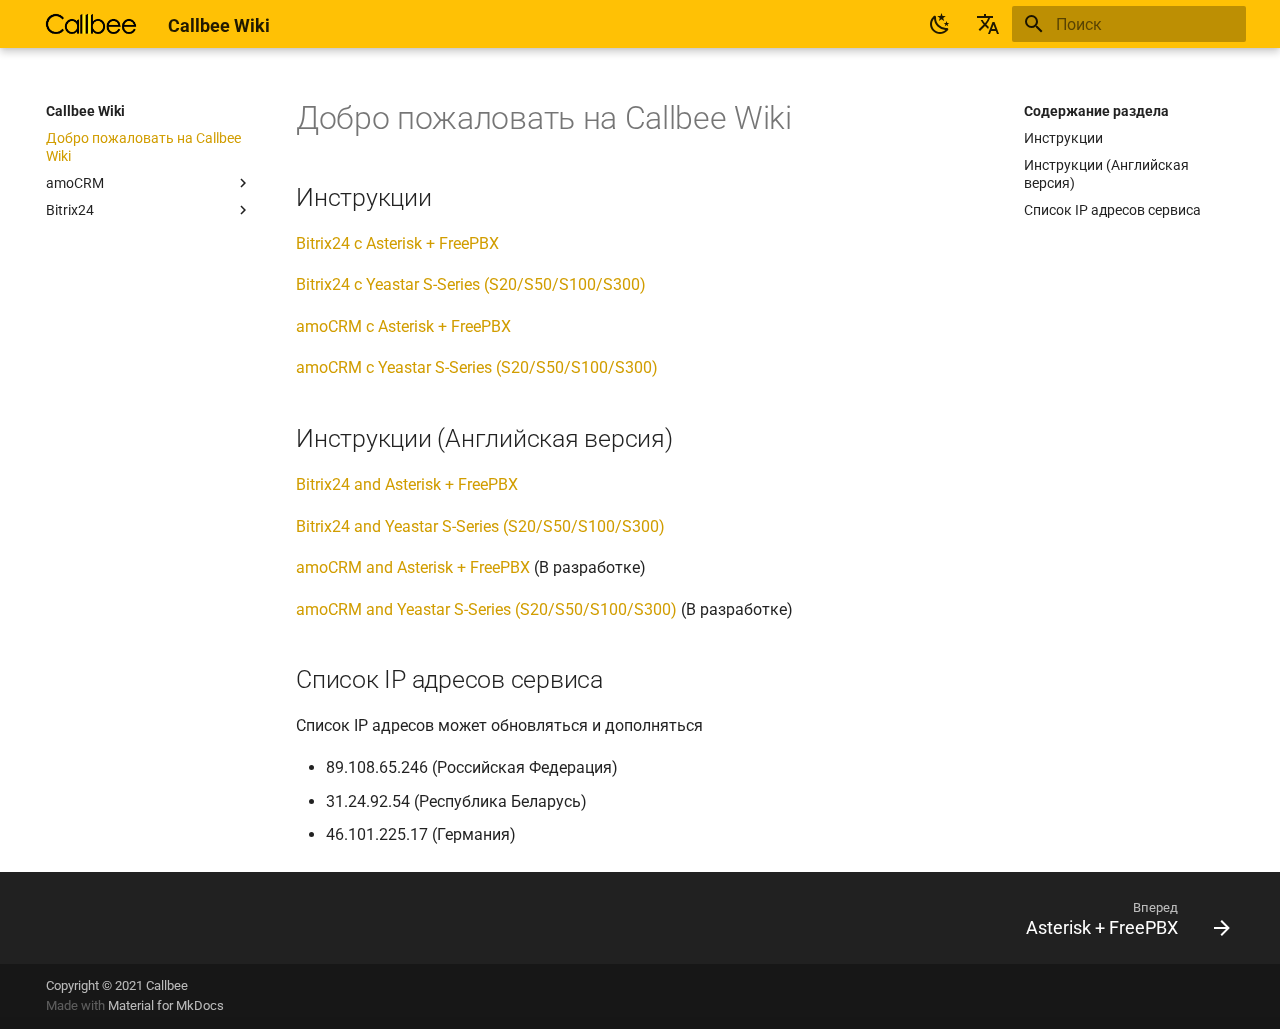
<file: index.html>
<!doctype html>
<html lang="ru" class="no-js">
  <head>
    
      <meta charset="utf-8">
      <meta name="viewport" content="width=device-width,initial-scale=1">
      
        <meta name="description" content="Callbee Wiki">
      
      
      
        <link rel="canonical" href="https://callbee.io/">
      
      <link rel="icon" href="img/favicon.png">
      <meta name="generator" content="mkdocs-1.4.2, mkdocs-material-8.5.10">
    
    
      
        <title>Callbee Wiki</title>
      
    
    
      <link rel="stylesheet" href="assets/stylesheets/main.975780f9.min.css">
      
        
        <link rel="stylesheet" href="assets/stylesheets/palette.2505c338.min.css">
        
      
      

    
    
    
      
        
        
        <link rel="preconnect" href="https://fonts.gstatic.com" crossorigin>
        <link rel="stylesheet" href="https://fonts.googleapis.com/css?family=Roboto:300,300i,400,400i,700,700i%7CRoboto+Mono:400,400i,700,700i&display=fallback">
        <style>:root{--md-text-font:"Roboto";--md-code-font:"Roboto Mono"}</style>
      
    
    
      <link rel="stylesheet" href="stylesheets/extra.css">
    
    <script>__md_scope=new URL(".",location),__md_hash=e=>[...e].reduce((e,_)=>(e<<5)-e+_.charCodeAt(0),0),__md_get=(e,_=localStorage,t=__md_scope)=>JSON.parse(_.getItem(t.pathname+"."+e)),__md_set=(e,_,t=localStorage,a=__md_scope)=>{try{t.setItem(a.pathname+"."+e,JSON.stringify(_))}catch(e){}}</script>
    
      

    
    
    
  </head>
  
  
    
    
      
    
    
    
    
    <body dir="ltr" data-md-color-scheme="default" data-md-color-primary="amber" data-md-color-accent="amber">
  
    
    
      <script>var palette=__md_get("__palette");if(palette&&"object"==typeof palette.color)for(var key of Object.keys(palette.color))document.body.setAttribute("data-md-color-"+key,palette.color[key])</script>
    
    <input class="md-toggle" data-md-toggle="drawer" type="checkbox" id="__drawer" autocomplete="off">
    <input class="md-toggle" data-md-toggle="search" type="checkbox" id="__search" autocomplete="off">
    <label class="md-overlay" for="__drawer"></label>
    <div data-md-component="skip">
      
        
        <a href="#callbee-wiki" class="md-skip">
          Перейти к содержанию
        </a>
      
    </div>
    <div data-md-component="announce">
      
    </div>
    
    
      

<header class="md-header" data-md-component="header">
  <nav class="md-header__inner md-grid" aria-label="Верхний колонтитул">
    <a href="." title="Callbee Wiki" class="md-header__button md-logo" aria-label="Callbee Wiki" data-md-component="logo">
      
  <img src="img/logo.png" alt="logo">

    </a>
    <label class="md-header__button md-icon" for="__drawer">
      <svg xmlns="http://www.w3.org/2000/svg" viewBox="0 0 24 24"><path d="M3 6h18v2H3V6m0 5h18v2H3v-2m0 5h18v2H3v-2Z"/></svg>
    </label>
    <div class="md-header__title" data-md-component="header-title">
      <div class="md-header__ellipsis">
        <div class="md-header__topic">
          <span class="md-ellipsis">
            Callbee Wiki
          </span>
        </div>
        <div class="md-header__topic" data-md-component="header-topic">
          <span class="md-ellipsis">
            
              Добро пожаловать на Callbee Wiki
            
          </span>
        </div>
      </div>
    </div>
    
      <form class="md-header__option" data-md-component="palette">
        
          
          
          
          <input class="md-option" data-md-color-media="" data-md-color-scheme="default" data-md-color-primary="amber" data-md-color-accent="amber"  aria-label="Switch to dark mode"  type="radio" name="__palette" id="__palette_1">
          
            <label class="md-header__button md-icon" title="Switch to dark mode" for="__palette_2" hidden>
              <svg xmlns="http://www.w3.org/2000/svg" viewBox="0 0 24 24"><path d="m17.75 4.09-2.53 1.94.91 3.06-2.63-1.81-2.63 1.81.91-3.06-2.53-1.94L12.44 4l1.06-3 1.06 3 3.19.09m3.5 6.91-1.64 1.25.59 1.98-1.7-1.17-1.7 1.17.59-1.98L15.75 11l2.06-.05L18.5 9l.69 1.95 2.06.05m-2.28 4.95c.83-.08 1.72 1.1 1.19 1.85-.32.45-.66.87-1.08 1.27C15.17 23 8.84 23 4.94 19.07c-3.91-3.9-3.91-10.24 0-14.14.4-.4.82-.76 1.27-1.08.75-.53 1.93.36 1.85 1.19-.27 2.86.69 5.83 2.89 8.02a9.96 9.96 0 0 0 8.02 2.89m-1.64 2.02a12.08 12.08 0 0 1-7.8-3.47c-2.17-2.19-3.33-5-3.49-7.82-2.81 3.14-2.7 7.96.31 10.98 3.02 3.01 7.84 3.12 10.98.31Z"/></svg>
            </label>
          
        
          
          
          
          <input class="md-option" data-md-color-media="" data-md-color-scheme="slate" data-md-color-primary="deep-orange" data-md-color-accent="deep-orange"  aria-label="Switch to light mode"  type="radio" name="__palette" id="__palette_2">
          
            <label class="md-header__button md-icon" title="Switch to light mode" for="__palette_1" hidden>
              <svg xmlns="http://www.w3.org/2000/svg" viewBox="0 0 24 24"><path d="M12 7a5 5 0 0 1 5 5 5 5 0 0 1-5 5 5 5 0 0 1-5-5 5 5 0 0 1 5-5m0 2a3 3 0 0 0-3 3 3 3 0 0 0 3 3 3 3 0 0 0 3-3 3 3 0 0 0-3-3m0-7 2.39 3.42C13.65 5.15 12.84 5 12 5c-.84 0-1.65.15-2.39.42L12 2M3.34 7l4.16-.35A7.2 7.2 0 0 0 5.94 8.5c-.44.74-.69 1.5-.83 2.29L3.34 7m.02 10 1.76-3.77a7.131 7.131 0 0 0 2.38 4.14L3.36 17M20.65 7l-1.77 3.79a7.023 7.023 0 0 0-2.38-4.15l4.15.36m-.01 10-4.14.36c.59-.51 1.12-1.14 1.54-1.86.42-.73.69-1.5.83-2.29L20.64 17M12 22l-2.41-3.44c.74.27 1.55.44 2.41.44.82 0 1.63-.17 2.37-.44L12 22Z"/></svg>
            </label>
          
        
      </form>
    
    
      <div class="md-header__option">
        <div class="md-select">
          
          <button class="md-header__button md-icon" aria-label="Выберите язык">
            <svg xmlns="http://www.w3.org/2000/svg" viewBox="0 0 24 24"><path d="m12.87 15.07-2.54-2.51.03-.03A17.52 17.52 0 0 0 14.07 6H17V4h-7V2H8v2H1v2h11.17C11.5 7.92 10.44 9.75 9 11.35 8.07 10.32 7.3 9.19 6.69 8h-2c.73 1.63 1.73 3.17 2.98 4.56l-5.09 5.02L4 19l5-5 3.11 3.11.76-2.04M18.5 10h-2L12 22h2l1.12-3h4.75L21 22h2l-4.5-12m-2.62 7 1.62-4.33L19.12 17h-3.24Z"/></svg>
          </button>
          <div class="md-select__inner">
            <ul class="md-select__list">
              
                <li class="md-select__item">
                  <a href="ru/" hreflang="ru" class="md-select__link">
                    Russian
                  </a>
                </li>
              
                <li class="md-select__item">
                  <a href="en/" hreflang="en" class="md-select__link">
                    English
                  </a>
                </li>
              
            </ul>
          </div>
        </div>
      </div>
    
    
      <label class="md-header__button md-icon" for="__search">
        <svg xmlns="http://www.w3.org/2000/svg" viewBox="0 0 24 24"><path d="M9.5 3A6.5 6.5 0 0 1 16 9.5c0 1.61-.59 3.09-1.56 4.23l.27.27h.79l5 5-1.5 1.5-5-5v-.79l-.27-.27A6.516 6.516 0 0 1 9.5 16 6.5 6.5 0 0 1 3 9.5 6.5 6.5 0 0 1 9.5 3m0 2C7 5 5 7 5 9.5S7 14 9.5 14 14 12 14 9.5 12 5 9.5 5Z"/></svg>
      </label>
      <div class="md-search" data-md-component="search" role="dialog">
  <label class="md-search__overlay" for="__search"></label>
  <div class="md-search__inner" role="search">
    <form class="md-search__form" name="search">
      <input type="text" class="md-search__input" name="query" aria-label="Поиск" placeholder="Поиск" autocapitalize="off" autocorrect="off" autocomplete="off" spellcheck="false" data-md-component="search-query" required>
      <label class="md-search__icon md-icon" for="__search">
        <svg xmlns="http://www.w3.org/2000/svg" viewBox="0 0 24 24"><path d="M9.5 3A6.5 6.5 0 0 1 16 9.5c0 1.61-.59 3.09-1.56 4.23l.27.27h.79l5 5-1.5 1.5-5-5v-.79l-.27-.27A6.516 6.516 0 0 1 9.5 16 6.5 6.5 0 0 1 3 9.5 6.5 6.5 0 0 1 9.5 3m0 2C7 5 5 7 5 9.5S7 14 9.5 14 14 12 14 9.5 12 5 9.5 5Z"/></svg>
        <svg xmlns="http://www.w3.org/2000/svg" viewBox="0 0 24 24"><path d="M20 11v2H8l5.5 5.5-1.42 1.42L4.16 12l7.92-7.92L13.5 5.5 8 11h12Z"/></svg>
      </label>
      <nav class="md-search__options" aria-label="Поиск">
        
        <button type="reset" class="md-search__icon md-icon" title="Очистить" aria-label="Очистить" tabindex="-1">
          <svg xmlns="http://www.w3.org/2000/svg" viewBox="0 0 24 24"><path d="M19 6.41 17.59 5 12 10.59 6.41 5 5 6.41 10.59 12 5 17.59 6.41 19 12 13.41 17.59 19 19 17.59 13.41 12 19 6.41Z"/></svg>
        </button>
      </nav>
      
    </form>
    <div class="md-search__output">
      <div class="md-search__scrollwrap" data-md-scrollfix>
        <div class="md-search-result" data-md-component="search-result">
          <div class="md-search-result__meta">
            Инициализация поиска
          </div>
          <ol class="md-search-result__list"></ol>
        </div>
      </div>
    </div>
  </div>
</div>
    
    
  </nav>
  
</header>
    
    <div class="md-container" data-md-component="container">
      
      
        
          
        
      
      <main class="md-main" data-md-component="main">
        <div class="md-main__inner md-grid">
          
            
              
              <div class="md-sidebar md-sidebar--primary" data-md-component="sidebar" data-md-type="navigation" >
                <div class="md-sidebar__scrollwrap">
                  <div class="md-sidebar__inner">
                    


<nav class="md-nav md-nav--primary" aria-label="Навигация" data-md-level="0">
  <label class="md-nav__title" for="__drawer">
    <a href="." title="Callbee Wiki" class="md-nav__button md-logo" aria-label="Callbee Wiki" data-md-component="logo">
      
  <img src="img/logo.png" alt="logo">

    </a>
    Callbee Wiki
  </label>
  
  <ul class="md-nav__list" data-md-scrollfix>
    
      
      
      

  
  
    
  
  
    <li class="md-nav__item md-nav__item--active">
      
      <input class="md-nav__toggle md-toggle" data-md-toggle="toc" type="checkbox" id="__toc">
      
      
        
      
      
        <label class="md-nav__link md-nav__link--active" for="__toc">
          Добро пожаловать на Callbee Wiki
          <span class="md-nav__icon md-icon"></span>
        </label>
      
      <a href="." class="md-nav__link md-nav__link--active">
        Добро пожаловать на Callbee Wiki
      </a>
      
        

<nav class="md-nav md-nav--secondary" aria-label="Содержание раздела">
  
  
  
    
  
  
    <label class="md-nav__title" for="__toc">
      <span class="md-nav__icon md-icon"></span>
      Содержание раздела
    </label>
    <ul class="md-nav__list" data-md-component="toc" data-md-scrollfix>
      
        <li class="md-nav__item">
  <a href="#_1" class="md-nav__link">
    Инструкции
  </a>
  
</li>
      
        <li class="md-nav__item">
  <a href="#_2" class="md-nav__link">
    Инструкции (Английская версия)
  </a>
  
</li>
      
        <li class="md-nav__item">
  <a href="#ip" class="md-nav__link">
    Список IP адресов сервиса
  </a>
  
</li>
      
    </ul>
  
</nav>
      
    </li>
  

    
      
      
      

  
  
  
    
    <li class="md-nav__item md-nav__item--nested">
      
      
        <input class="md-nav__toggle md-toggle" data-md-toggle="__nav_2" type="checkbox" id="__nav_2" >
      
      
      
      
        <label class="md-nav__link" for="__nav_2">
          amoCRM
          <span class="md-nav__icon md-icon"></span>
        </label>
      
      <nav class="md-nav" aria-label="amoCRM" data-md-level="1">
        <label class="md-nav__title" for="__nav_2">
          <span class="md-nav__icon md-icon"></span>
          amoCRM
        </label>
        <ul class="md-nav__list" data-md-scrollfix>
          
            
              
  
  
  
    <li class="md-nav__item">
      <a href="amoCRM/asterisk/" class="md-nav__link">
        Asterisk + FreePBX
      </a>
    </li>
  

            
          
            
              
  
  
  
    <li class="md-nav__item">
      <a href="amoCRM/yeastar/" class="md-nav__link">
        Yeastar PBX System
      </a>
    </li>
  

            
          
        </ul>
      </nav>
    </li>
  

    
      
      
      

  
  
  
    
    <li class="md-nav__item md-nav__item--nested">
      
      
        <input class="md-nav__toggle md-toggle" data-md-toggle="__nav_3" type="checkbox" id="__nav_3" >
      
      
      
      
        <label class="md-nav__link" for="__nav_3">
          Bitrix24
          <span class="md-nav__icon md-icon"></span>
        </label>
      
      <nav class="md-nav" aria-label="Bitrix24" data-md-level="1">
        <label class="md-nav__title" for="__nav_3">
          <span class="md-nav__icon md-icon"></span>
          Bitrix24
        </label>
        <ul class="md-nav__list" data-md-scrollfix>
          
            
              
  
  
  
    <li class="md-nav__item">
      <a href="Bitrix24/asterisk/" class="md-nav__link">
        Asterisk + FreePBX
      </a>
    </li>
  

            
          
            
              
  
  
  
    <li class="md-nav__item">
      <a href="Bitrix24/yeastar/" class="md-nav__link">
        Yeastar PBX System
      </a>
    </li>
  

            
          
        </ul>
      </nav>
    </li>
  

    
  </ul>
</nav>
                  </div>
                </div>
              </div>
            
            
              
              <div class="md-sidebar md-sidebar--secondary" data-md-component="sidebar" data-md-type="toc" >
                <div class="md-sidebar__scrollwrap">
                  <div class="md-sidebar__inner">
                    

<nav class="md-nav md-nav--secondary" aria-label="Содержание раздела">
  
  
  
    
  
  
    <label class="md-nav__title" for="__toc">
      <span class="md-nav__icon md-icon"></span>
      Содержание раздела
    </label>
    <ul class="md-nav__list" data-md-component="toc" data-md-scrollfix>
      
        <li class="md-nav__item">
  <a href="#_1" class="md-nav__link">
    Инструкции
  </a>
  
</li>
      
        <li class="md-nav__item">
  <a href="#_2" class="md-nav__link">
    Инструкции (Английская версия)
  </a>
  
</li>
      
        <li class="md-nav__item">
  <a href="#ip" class="md-nav__link">
    Список IP адресов сервиса
  </a>
  
</li>
      
    </ul>
  
</nav>
                  </div>
                </div>
              </div>
            
          
          
            <div class="md-content" data-md-component="content">
              <article class="md-content__inner md-typeset">
                
                  


<h1 id="callbee-wiki">Добро пожаловать на Callbee Wiki</h1>
<h2 id="_1">Инструкции</h2>
<p><a href="Bitrix24/asterisk">Bitrix24 с Asterisk + FreePBX</a></p>
<p><a href="Bitrix24/yeastar">Bitrix24 c Yeastar S-Series (S20/S50/S100/S300)</a></p>
<p><a href="amoCRM/asterisk">amoCRM с Asterisk + FreePBX</a></p>
<p><a href="amoCRM/yeastar">amoCRM с Yeastar S-Series (S20/S50/S100/S300)</a></p>
<h2 id="_2">Инструкции (Английская версия)</h2>
<p><a href="/en/Bitrix24/asterisk">Bitrix24 and Asterisk + FreePBX</a></p>
<p><a href="/en/Bitrix24/yeastar">Bitrix24 and Yeastar S-Series (S20/S50/S100/S300)</a></p>
<p><a href="/en/amoCRM/asterisk">amoCRM and Asterisk + FreePBX</a> (В разработке)</p>
<p><a href="/en/amoCRM/yeastar">amoCRM and Yeastar S-Series (S20/S50/S100/S300)</a> (В разработке)</p>
<h2 id="ip">Список IP адресов сервиса</h2>
<p>Список IP адресов может обновляться и дополняться</p>
<ul>
<li>89.108.65.246  (Российская Федерация)</li>
<li>31.24.92.54    (Республика Беларусь)</li>
<li>46.101.225.17  (Германия)</li>
</ul>





                
              </article>
            </div>
          
          
        </div>
        
      </main>
      
        <footer class="md-footer">
  
    
    <nav class="md-footer__inner md-grid" aria-label="Нижний колонтитул" >
      
      
        
        <a href="amoCRM/asterisk/" class="md-footer__link md-footer__link--next" aria-label="Вперед: Asterisk + FreePBX" rel="next">
          <div class="md-footer__title">
            <div class="md-ellipsis">
              <span class="md-footer__direction">
                Вперед
              </span>
              Asterisk + FreePBX
            </div>
          </div>
          <div class="md-footer__button md-icon">
            <svg xmlns="http://www.w3.org/2000/svg" viewBox="0 0 24 24"><path d="M4 11v2h12l-5.5 5.5 1.42 1.42L19.84 12l-7.92-7.92L10.5 5.5 16 11H4Z"/></svg>
          </div>
        </a>
      
    </nav>
  
  <div class="md-footer-meta md-typeset">
    <div class="md-footer-meta__inner md-grid">
      <div class="md-copyright">
  
    <div class="md-copyright__highlight">
      Copyright &copy; 2021 <a href="https://callbee.io">Callbee</a>
    </div>
  
  
    Made with
    <a href="https://squidfunk.github.io/mkdocs-material/" target="_blank" rel="noopener">
      Material for MkDocs
    </a>
  
</div>
      
    </div>
  </div>
</footer>
      
    </div>
    <div class="md-dialog" data-md-component="dialog">
      <div class="md-dialog__inner md-typeset"></div>
    </div>
    
    <script id="__config" type="application/json">{"base": ".", "features": [], "search": "assets/javascripts/workers/search.16e2a7d4.min.js", "translations": {"clipboard.copied": "\u0421\u043a\u043e\u043f\u0438\u0440\u043e\u0432\u0430\u043d\u043e \u0432 \u0431\u0443\u0444\u0435\u0440", "clipboard.copy": "\u041a\u043e\u043f\u0438\u0440\u043e\u0432\u0430\u0442\u044c \u0432 \u0431\u0443\u0444\u0435\u0440", "search.config.lang": "ru", "search.config.pipeline": "trimmer, stopWordFilter", "search.config.separator": "[\\s\\-]+", "search.placeholder": "\u041f\u043e\u0438\u0441\u043a", "search.result.more.one": "\u0415\u0449\u0451 1 \u043d\u0430 \u044d\u0442\u043e\u0439 \u0441\u0442\u0440\u0430\u043d\u0438\u0446\u0435", "search.result.more.other": "\u0415\u0449\u0451 # \u043d\u0430 \u044d\u0442\u043e\u0439 \u0441\u0442\u0440\u0430\u043d\u0438\u0446\u0435", "search.result.none": "\u0421\u043e\u0432\u043f\u0430\u0434\u0435\u043d\u0438\u0439 \u043d\u0435 \u043d\u0430\u0439\u0434\u0435\u043d\u043e", "search.result.one": "\u041d\u0430\u0439\u0434\u0435\u043d\u043e 1 \u0441\u043e\u0432\u043f\u0430\u0434\u0435\u043d\u0438\u0435", "search.result.other": "\u041d\u0430\u0439\u0434\u0435\u043d\u043e \u0441\u043e\u0432\u043f\u0430\u0434\u0435\u043d\u0438\u0439: #", "search.result.placeholder": "\u041d\u0430\u0447\u043d\u0438\u0442\u0435 \u043f\u0435\u0447\u0430\u0442\u0430\u0442\u044c \u0434\u043b\u044f \u043f\u043e\u0438\u0441\u043a\u0430", "search.result.term.missing": "\u041e\u0442\u0441\u0443\u0442\u0441\u0442\u0432\u0443\u0435\u0442", "select.version.title": "\u0412\u044b\u0431\u0435\u0440\u0438\u0442\u0435 \u0432\u0435\u0440\u0441\u0438\u044e"}}</script>
    
    
      <script src="assets/javascripts/bundle.5a2dcb6a.min.js"></script>
      
    
    
  </body>
</html>
</file>
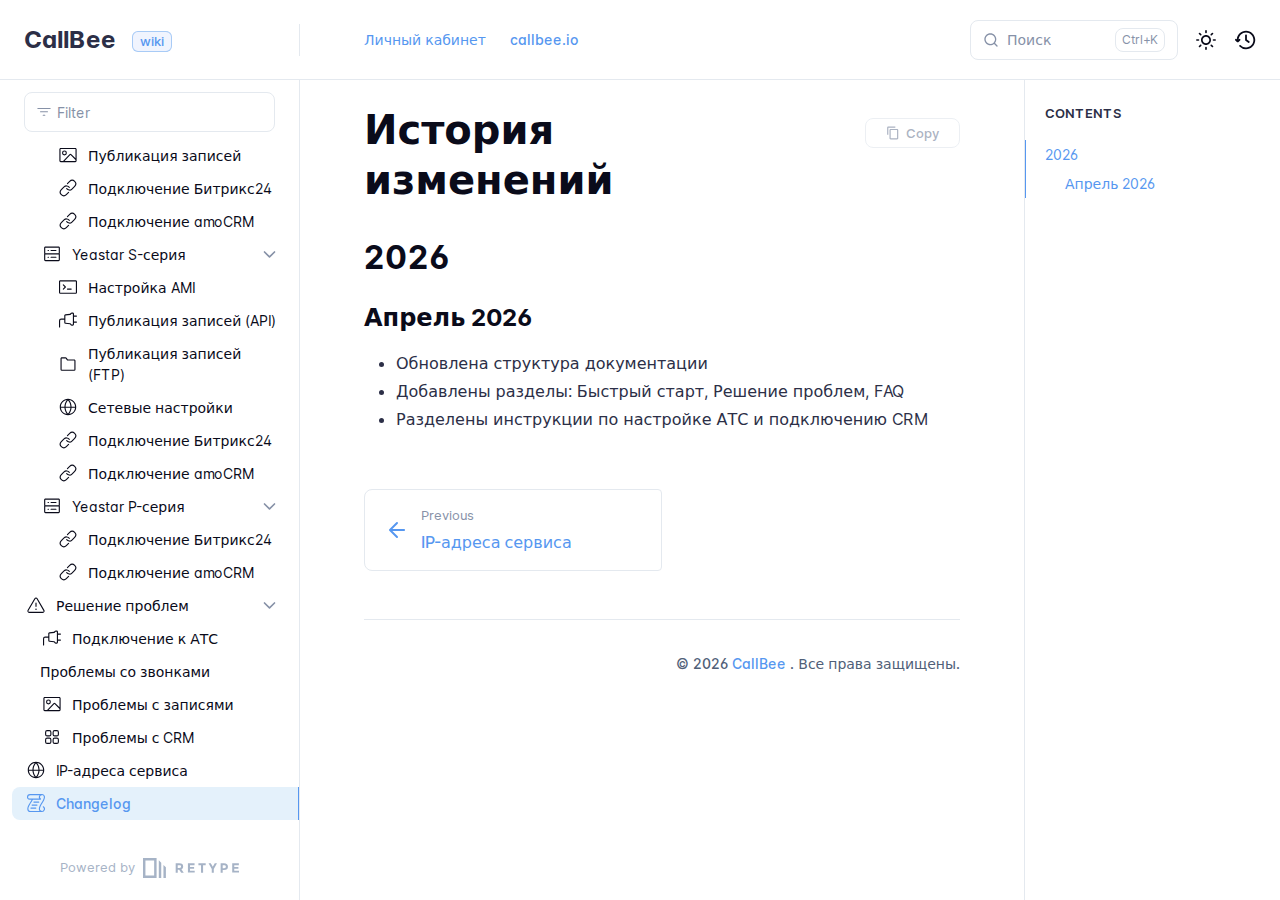
<file: changelog/index.html>
<!DOCTYPE html>
<html lang="en" class="h-full">
<head>
    <meta charset="UTF-8">
    <meta name="viewport" content="width=device-width,initial-scale=1">
    <meta name="color-scheme" content="light dark">
    <meta name="turbo-cache-control" content="no-cache" data-turbo-track="reload" data-track-token="4.5.3.829752507290">

    <!-- See retype.com -->
    <meta name="generator" content="Retype 4.5.3">

    <!-- Primary Meta Tags -->
    <title>История изменений | wiki.callbee.io - Сallbee - интеграции для IP-ATC FreePBX и Yeastar</title>
    <meta name="title" content="История изменений | wiki.callbee.io - Сallbee - интеграции для IP-ATC FreePBX и Yeastar">
    <meta name="description" content="Обновлена структура документации">

    <!-- Canonical -->
    <link rel="canonical" href="https://wiki.callbee.io/changelog/">
    <link rel="sitemap" type="application/xml" title="Sitemap" href="https://wiki.callbee.io/sitemap.xml">

    <!-- Open Graph -->
    <meta property="og:type" content="website">
    <meta property="og:url" content="https://wiki.callbee.io/changelog/">
    <meta property="og:title" content="История изменений | wiki.callbee.io - Сallbee - интеграции для IP-ATC FreePBX и Yeastar">
    <meta property="og:description" content="Обновлена структура документации">
    <meta property="og:site_name" content="CallBee">
    <meta property="og:locale" content="en_US">

    <!-- Twitter -->
    <meta name="twitter:card" content="summary_large_image">
    <meta name="twitter:url" content="https://wiki.callbee.io/changelog/">
    <meta name="twitter:title" content="История изменений | wiki.callbee.io - Сallbee - интеграции для IP-ATC FreePBX и Yeastar">
    <meta name="twitter:description" content="Обновлена структура документации">

    <!-- Alternate Markdown -->
    <link rel="alternate" type="text/markdown" href="https://wiki.callbee.io/changelog.md">

    <script data-cfasync="false">(function(){var cl=document.documentElement.classList,ls=localStorage.getItem("retype_scheme"),hd=cl.contains("dark"),hl=cl.contains("light"),wm=window.matchMedia&&window.matchMedia("(prefers-color-scheme: dark)").matches;if(ls==="dark"||(!ls&&wm&&!hd&&!hl)){cl.remove("light");cl.add("dark")}else if(ls==="light"||(!ls&&!wm&&!hd&&!hl)){cl.remove("dark");cl.add("light")}})();</script>

    <link href="../resources/css/retype.css?v=4.5.3.829752507290" rel="stylesheet">

    <script data-cfasync="false" src="../resources/js/config.js?v=4.5.3.829752507290" data-turbo-eval="false" defer></script>
    <script data-cfasync="false" src="../resources/js/retype.js?v=4.5.3" data-turbo-eval="false" defer></script>
    <script id="lunr-js" data-cfasync="false" src="../resources/js/lunr.js?v=4.5.3.829752507290" data-turbo-eval="false" defer></script>
</head>
<body>
    <div id="retype-app" class="relative text-base antialiased text-base-text bg-base-bg font-body">
    <div class="absolute bottom-0 left-0" style="top: 5rem; right: 50%"></div>

    <header id="retype-header" class="sticky top-0 z-30 flex w-full h-16 bg-header-bg border-b border-header-border md:h-20">
        <div class="container relative flex items-center justify-between pr-6 grow md:justify-start">
            <!-- Mobile menu button skeleton -->
            <button v-cloak class="skeleton retype-mobile-menu-button flex items-center justify-center shrink-0 overflow-hidden dark:text-white focus:outline-hidden rounded-full w-10 h-10 ml-3.5 md:hidden"><svg xmlns="http://www.w3.org/2000/svg" class="mb-px shrink-0" width="24" height="24" viewBox="0 0 24 24" role="presentation" style="margin-bottom: 0px;"><g fill="currentColor"><path d="M2 4h20v2H2zM2 11h20v2H2zM2 18h20v2H2z"></path></g></svg></button>
            <div v-cloak id="retype-sidebar-left-toggle-button"></div>
    
            <!-- Logo -->
            <div class="flex items-center justify-between h-full py-2 md:w-75">
                <div class="flex items-center px-2 md:px-6">
                    <a id="retype-branding-logo" href="https://wiki.callbee.io/" class="flex items-center leading-snug text-2xl">
                        <span class="dark:text-white font-bold line-clamp-1 md:line-clamp-2">CallBee</span>
                    </a><span id="retype-branding-label" class="inline-flex mt-1 px-2 py-1 ml-4 text-xs font-medium leading-none items-center rounded-md bg-branding-label-bg text-branding-label-text ring-1 ring-branding-label-border ring-inset md:inline-block">wiki</span>
                </div>
    
                <span class="hidden h-8 border-r md:inline-block border-base-border"></span>
            </div>
    
            <div class="flex justify-between md:grow">
                <!-- Top Nav -->
                <nav id="retype-header-nav" class="hidden md:flex">
                    <ul class="flex flex-col mb-4 md:pl-16 md:mb-0 md:flex-row md:items-center">
                        <li class="mr-6">
                            <a class="py-2 md:mb-0 inline-flex items-center text-sm whitespace-nowrap transition-colors duration-200 ease-linear md:text-header-text font-header-text hover:text-header-text-hover" href="https://my.callbee.io" target="_blank">Личный кабинет</a>
                        </li>
                        <li class="mr-6">
                            <a class="py-2 md:mb-0 inline-flex items-center text-sm whitespace-nowrap transition-colors duration-200 ease-linear md:text-header-text font-header-text hover:text-header-text-hover" href="https://callbee.io" target="_blank">callbee.io</a>
                        </li>
    
                    </ul>
                </nav>
    
                <div v-cloak class="flex justify-end grow">
                    <div id="retype-mobile-search-button"></div>
                    <doc-search-desktop></doc-search-desktop>
    
                    <doc-theme-switch class="lg:ml-2"></doc-theme-switch>
                    <doc-history></doc-history>
                </div>
            </div>
        </div>
    </header>


    <div id="retype-container" class="container relative flex bg-white">
        <!-- Sidebar Skeleton -->
        <div v-cloak class="fixed flex flex-col shrink-0 duration-300 ease-in-out bg-sidebar-left-bg border-sidebar-left-border sidebar top-20 w-75 border-r h-screen md:sticky transition-transform skeleton">
        
            <div class="flex items-center h-16 px-6">
                <input id="retype-filter-input-mock" class="w-full h-10 pl-8 px-3 py-2 transition-colors duration-200 ease-linear bg-filter-bg border border-filter-border rounded-lg shadow-none md:text-sm hover:border-filter-border-hover focus:outline-hidden focus:border-filter-border-focus placeholder-filter-placeholder" type="text">
            </div>
        
            <div class="pl-6 mt-1 mb-4">
                <div class="w-32 h-3 mb-4 bg-skeleton-bg rounded-full loading"></div>
                <div class="w-48 h-3 mb-4 bg-skeleton-bg rounded-full loading"></div>
                <div class="w-40 h-3 mb-4 bg-skeleton-bg rounded-full loading"></div>
                <div class="w-32 h-3 mb-4 bg-skeleton-bg rounded-full loading"></div>
                <div class="w-48 h-3 mb-4 bg-skeleton-bg rounded-full loading"></div>
                <div class="w-40 h-3 mb-4 bg-skeleton-bg rounded-full loading"></div>
            </div>
        
            <div class="shrink-0 mt-auto bg-transparent dark:border-base-border">
                <a class="flex items-center justify-center flex-nowrap h-16 text-gray-350 dark:text-dark-400 hover:text-gray-600 dark:hover:text-dark-300 transition-colors duration-150 ease-in docs-powered-by" target="_blank" href="https://retype.com/" rel="noopener">
                    <span class="text-xs whitespace-nowrap">Powered by</span>
                    <svg xmlns="http://www.w3.org/2000/svg" class="ml-2" fill="currentColor" width="96" height="20" overflow="visible"><path d="M0 0v20h13.59V0H0zm11.15 17.54H2.44V2.46h8.71v15.08zM15.8 20h2.44V4.67L15.8 2.22zM20.45 6.89V20h2.44V9.34z"/><g><path d="M40.16 8.44c0 1.49-.59 2.45-1.75 2.88l2.34 3.32h-2.53l-2.04-2.96h-1.43v2.96h-2.06V5.36h3.5c1.43 0 2.46.24 3.07.73s.9 1.27.9 2.35zm-2.48 1.1c.26-.23.38-.59.38-1.09 0-.5-.13-.84-.4-1.03s-.73-.28-1.39-.28h-1.54v2.75h1.5c.72 0 1.2-.12 1.45-.35zM51.56 5.36V7.2h-4.59v1.91h4.13v1.76h-4.13v1.92h4.74v1.83h-6.79V5.36h6.64zM60.09 7.15v7.48h-2.06V7.15h-2.61V5.36h7.28v1.79h-2.61zM70.81 14.64h-2.06v-3.66l-3.19-5.61h2.23l1.99 3.45 1.99-3.45H74l-3.19 5.61v3.66zM83.99 6.19c.65.55.97 1.4.97 2.55s-.33 1.98-1 2.51-1.68.8-3.04.8h-1.23v2.59h-2.06V5.36h3.26c1.42 0 2.45.28 3.1.83zm-1.51 3.65c.25-.28.37-.69.37-1.22s-.16-.92-.48-1.14c-.32-.23-.82-.34-1.5-.34H79.7v3.12h1.38c.68 0 1.15-.14 1.4-.42zM95.85 5.36V7.2h-4.59v1.91h4.13v1.76h-4.13v1.92H96v1.83h-6.79V5.36h6.64z"/></g></svg>
                </a>
            </div>
        </div>
        
        <!-- Sidebar component -->
        <doc-sidebar v-cloak>
            <template #sidebar-footer>
                <div class="shrink-0 mt-auto border-t md:bg-transparent md:border-none dark:border-base-border">
        
                    <div class="py-3 px-6 md:hidden border-b dark:border-base-border">
                        <nav>
                            <ul class="flex flex-wrap justify-center items-center">
                                <li class="mr-6">
                                    <a class="block py-1 inline-flex items-center text-sm whitespace-nowrap transition-colors duration-200 ease-linear md:text-header-text font-header-text hover:text-header-text-hover" href="https://my.callbee.io" target="_blank">Личный кабинет</a>
                                </li>
                                <li class="mr-6">
                                    <a class="block py-1 inline-flex items-center text-sm whitespace-nowrap transition-colors duration-200 ease-linear md:text-header-text font-header-text hover:text-header-text-hover" href="https://callbee.io" target="_blank">callbee.io</a>
                                </li>
        
                            </ul>
                        </nav>
                    </div>
        
                    <a class="flex items-center justify-center flex-nowrap h-16 text-gray-350 dark:text-dark-400 hover:text-gray-600 dark:hover:text-dark-300 transition-colors duration-150 ease-in docs-powered-by" target="_blank" href="https://retype.com/" rel="noopener">
                        <span class="text-xs whitespace-nowrap">Powered by</span>
                        <svg xmlns="http://www.w3.org/2000/svg" class="ml-2" fill="currentColor" width="96" height="20" overflow="visible"><path d="M0 0v20h13.59V0H0zm11.15 17.54H2.44V2.46h8.71v15.08zM15.8 20h2.44V4.67L15.8 2.22zM20.45 6.89V20h2.44V9.34z"/><g><path d="M40.16 8.44c0 1.49-.59 2.45-1.75 2.88l2.34 3.32h-2.53l-2.04-2.96h-1.43v2.96h-2.06V5.36h3.5c1.43 0 2.46.24 3.07.73s.9 1.27.9 2.35zm-2.48 1.1c.26-.23.38-.59.38-1.09 0-.5-.13-.84-.4-1.03s-.73-.28-1.39-.28h-1.54v2.75h1.5c.72 0 1.2-.12 1.45-.35zM51.56 5.36V7.2h-4.59v1.91h4.13v1.76h-4.13v1.92h4.74v1.83h-6.79V5.36h6.64zM60.09 7.15v7.48h-2.06V7.15h-2.61V5.36h7.28v1.79h-2.61zM70.81 14.64h-2.06v-3.66l-3.19-5.61h2.23l1.99 3.45 1.99-3.45H74l-3.19 5.61v3.66zM83.99 6.19c.65.55.97 1.4.97 2.55s-.33 1.98-1 2.51-1.68.8-3.04.8h-1.23v2.59h-2.06V5.36h3.26c1.42 0 2.45.28 3.1.83zm-1.51 3.65c.25-.28.37-.69.37-1.22s-.16-.92-.48-1.14c-.32-.23-.82-.34-1.5-.34H79.7v3.12h1.38c.68 0 1.15-.14 1.4-.42zM95.85 5.36V7.2h-4.59v1.91h4.13v1.76h-4.13v1.92H96v1.83h-6.79V5.36h6.64z"/></g></svg>
                    </a>
                </div>
            </template>
        </doc-sidebar>

        <div class="grow min-w-0 bg-body-bg">
            <!-- Render "toolbar" template here on api pages --><!-- Render page content -->
<div class="flex">
    <div id="retype-main" class="min-w-0 p-4 grow md:px-16">
        <main class="relative pb-12 lg:pt-2">
            <div class="relative retype-markdown" id="retype-content">
                <!-- Rendered if sidebar right is enabled -->
                <div id="retype-sidebar-right-toggle"></div>
                <doc-page-actions></doc-page-actions>

                <!-- Page content  -->
<h1 id="история-изменений">История изменений</h1>
<h2 id="2026">2026</h2>
<h3 id="апрель-2026">Апрель 2026</h3>
<ul>
<li>Обновлена структура документации</li>
<li>Добавлены разделы: Быстрый старт, Решение проблем, FAQ</li>
<li>Разделены инструкции по настройке АТС и подключению CRM</li>
</ul>

                
                <!-- Required only on API pages -->
                <doc-toolbar-member-filter-no-results></doc-toolbar-member-filter-no-results>
            </div>
            <footer id="retype-content-footer" class="clear-both">
            
                <nav id="retype-nextprev" class="print:hidden flex mt-14">
                    <div class="w-1/2">
                        <a class="px-5 py-4 h-full flex items-center break-normal font-medium text-body-link border border-base-border hover:border-base-border-hover rounded-r rounded-l-lg transition-colors duration-150 relative hover:z-5" href="../ip-addresses/">
                            <svg xmlns="http://www.w3.org/2000/svg" class="mr-3" width="24" height="24" viewBox="0 0 24 24" fill="currentColor" overflow="visible"><path d="M19 11H7.41l5.29-5.29a.996.996 0 10-1.41-1.41l-7 7a1 1 0 000 1.42l7 7a1.024 1.024 0 001.42-.01.996.996 0 000-1.41L7.41 13H19c.55 0 1-.45 1-1s-.45-1-1-1z" /><path fill="none" d="M0 0h24v24H0z" /></svg>
                            <span>
                                <span class="block text-xs font-normal text-base-text-muted">Previous</span>
                                <span class="block mt-1">IP-​адреса сервиса</span>
                            </span>
                        </a>
                    </div>
            
                    <div class="w-1/2">
                    </div>
                </nav>
            </footer>
        </main>

        <div id="retype-page-footer" class="print:border-none border-t border-base-border pt-6 mb-8">
            <footer class="flex flex-wrap items-center justify-between print:justify-center">
                <div id="retype-footer-links" class="print:hidden">
                    <ul class="flex flex-wrap items-center text-sm">
                    </ul>
                </div>
                <div id="retype-copyright" class="print:justify-center py-2 text-footer-text font-footer-link text-sm leading-relaxed"><p>© 2026 <a href="https://callbee.io/">CallBee</a> . Все права защищены.</p></div>
            </footer>
        </div>
    </div>

    <!-- Rendered if sidebar right is enabled -->
    <!-- Sidebar right skeleton-->
    <div v-cloak class="fixed top-0 bottom-0 right-0 translate-x-full bg-sidebar-right-bg border-sidebar-right-border lg:sticky lg:border-l lg:shrink-0 lg:pt-6 lg:translate-x-0 sm:w-1/2 lg:w-64 lg:z-0 md:w-104 sidebar-right skeleton">
        <div class="pl-5">
            <div class="w-32 h-3 mb-4 bg-skeleton-bg rounded-full loading"></div>
            <div class="w-48 h-3 mb-4 bg-skeleton-bg rounded-full loading"></div>
            <div class="w-40 h-3 mb-4 bg-skeleton-bg rounded-full loading"></div>
        </div>
    </div>

    <!-- User should be able to hide sidebar right -->
    <doc-sidebar-right v-cloak></doc-sidebar-right>
</div>

        </div>
    </div>

    <doc-search-mobile></doc-search-mobile>
    <doc-back-to-top></doc-back-to-top>
</div>


    <div id="retype-overlay-target"></div>

        <script data-cfasync="false">window.__DOCS__ = { "title": "Changelog", level: 1, icon: "file", hasPrism: false, hasInstagram: false, hasMermaid: false, hasMath: false, tocDepth: 23, "md": "/changelog.md" }</script>
</body>
</html>
</file>
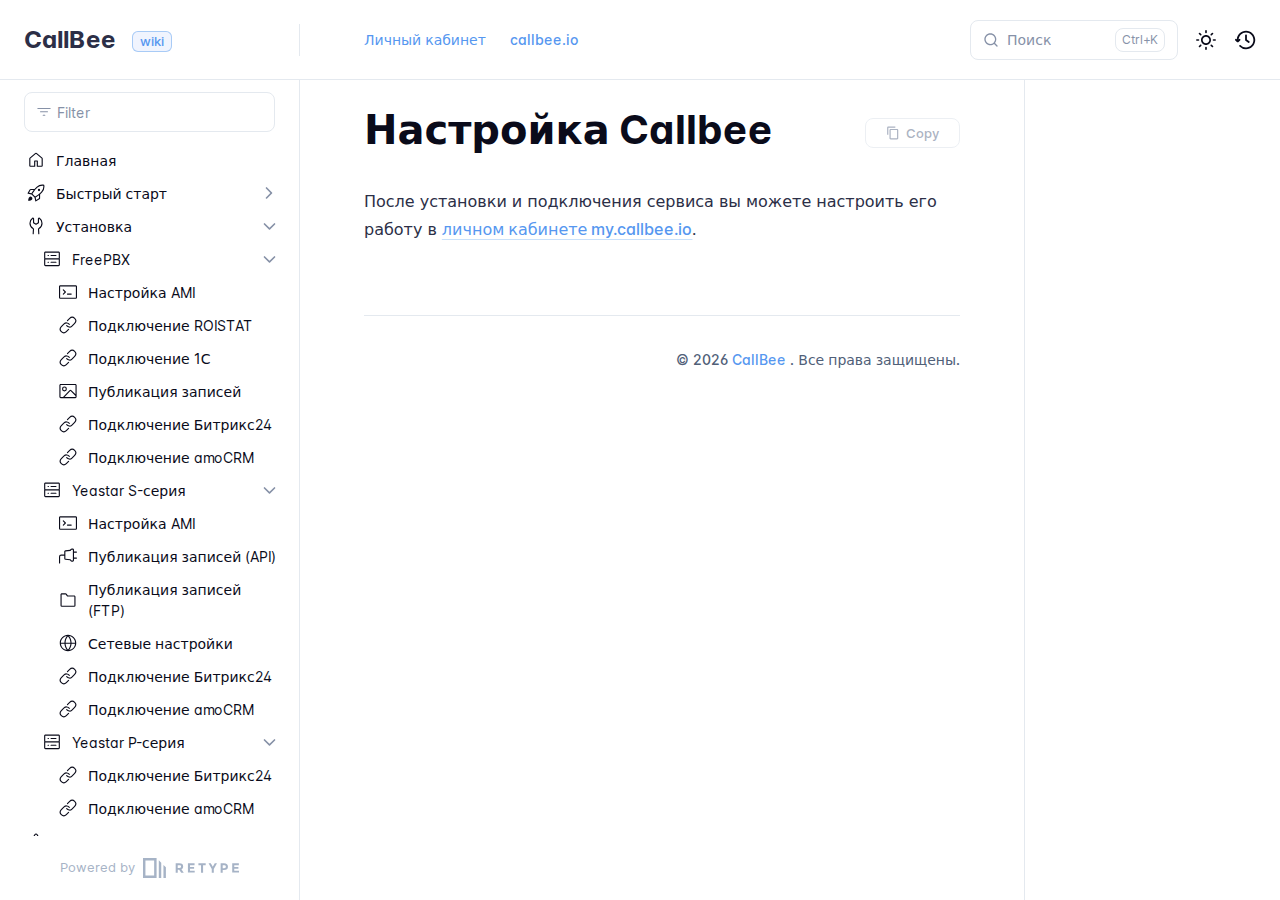
<file: config/index.html>
<!DOCTYPE html>
<html lang="en" class="h-full">
<head>
    <meta charset="UTF-8">
    <meta name="viewport" content="width=device-width,initial-scale=1">
    <meta name="color-scheme" content="light dark">
    <meta name="turbo-cache-control" content="no-cache" data-turbo-track="reload" data-track-token="4.5.3.829755900732">

    <!-- See retype.com -->
    <meta name="generator" content="Retype 4.5.3">

    <!-- Primary Meta Tags -->
    <title>Настройка Callbee | wiki.callbee.io - Сallbee - интеграции для IP-ATC FreePBX и Yeastar</title>
    <meta name="title" content="Настройка Callbee | wiki.callbee.io - Сallbee - интеграции для IP-ATC FreePBX и Yeastar">
    <meta name="description" content="После установки и подключения сервиса вы можете настроить его работу в личном кабинете my.callbee.io.">

    <!-- Canonical -->
    <link rel="canonical" href="https://wiki.callbee.io/config/">
    <link rel="sitemap" type="application/xml" title="Sitemap" href="https://wiki.callbee.io/sitemap.xml">

    <!-- Open Graph -->
    <meta property="og:type" content="website">
    <meta property="og:url" content="https://wiki.callbee.io/config/">
    <meta property="og:title" content="Настройка Callbee | wiki.callbee.io - Сallbee - интеграции для IP-ATC FreePBX и Yeastar">
    <meta property="og:description" content="После установки и подключения сервиса вы можете настроить его работу в личном кабинете my.callbee.io.">
    <meta property="og:site_name" content="CallBee">
    <meta property="og:locale" content="en_US">

    <!-- Twitter -->
    <meta name="twitter:card" content="summary_large_image">
    <meta name="twitter:url" content="https://wiki.callbee.io/config/">
    <meta name="twitter:title" content="Настройка Callbee | wiki.callbee.io - Сallbee - интеграции для IP-ATC FreePBX и Yeastar">
    <meta name="twitter:description" content="После установки и подключения сервиса вы можете настроить его работу в личном кабинете my.callbee.io.">

    <!-- Alternate Markdown -->
    <link rel="alternate" type="text/markdown" href="https://wiki.callbee.io/config/index.md">

    <script data-cfasync="false">(function(){var cl=document.documentElement.classList,ls=localStorage.getItem("retype_scheme"),hd=cl.contains("dark"),hl=cl.contains("light"),wm=window.matchMedia&&window.matchMedia("(prefers-color-scheme: dark)").matches;if(ls==="dark"||(!ls&&wm&&!hd&&!hl)){cl.remove("light");cl.add("dark")}else if(ls==="light"||(!ls&&!wm&&!hd&&!hl)){cl.remove("dark");cl.add("light")}})();</script>

    <link href="../resources/css/retype.css?v=4.5.3.829755900732" rel="stylesheet">

    <script data-cfasync="false" src="../resources/js/config.js?v=4.5.3.829755900732" data-turbo-eval="false" defer></script>
    <script data-cfasync="false" src="../resources/js/retype.js?v=4.5.3" data-turbo-eval="false" defer></script>
    <script id="lunr-js" data-cfasync="false" src="../resources/js/lunr.js?v=4.5.3.829755900732" data-turbo-eval="false" defer></script>
</head>
<body>
    <div id="retype-app" class="relative text-base antialiased text-base-text bg-base-bg font-body">
    <div class="absolute bottom-0 left-0" style="top: 5rem; right: 50%"></div>

    <header id="retype-header" class="sticky top-0 z-30 flex w-full h-16 bg-header-bg border-b border-header-border md:h-20">
        <div class="container relative flex items-center justify-between pr-6 grow md:justify-start">
            <!-- Mobile menu button skeleton -->
            <button v-cloak class="skeleton retype-mobile-menu-button flex items-center justify-center shrink-0 overflow-hidden dark:text-white focus:outline-hidden rounded-full w-10 h-10 ml-3.5 md:hidden"><svg xmlns="http://www.w3.org/2000/svg" class="mb-px shrink-0" width="24" height="24" viewBox="0 0 24 24" role="presentation" style="margin-bottom: 0px;"><g fill="currentColor"><path d="M2 4h20v2H2zM2 11h20v2H2zM2 18h20v2H2z"></path></g></svg></button>
            <div v-cloak id="retype-sidebar-left-toggle-button"></div>
    
            <!-- Logo -->
            <div class="flex items-center justify-between h-full py-2 md:w-75">
                <div class="flex items-center px-2 md:px-6">
                    <a id="retype-branding-logo" href="https://wiki.callbee.io/" class="flex items-center leading-snug text-2xl">
                        <span class="dark:text-white font-bold line-clamp-1 md:line-clamp-2">CallBee</span>
                    </a><span id="retype-branding-label" class="inline-flex mt-1 px-2 py-1 ml-4 text-xs font-medium leading-none items-center rounded-md bg-branding-label-bg text-branding-label-text ring-1 ring-branding-label-border ring-inset md:inline-block">wiki</span>
                </div>
    
                <span class="hidden h-8 border-r md:inline-block border-base-border"></span>
            </div>
    
            <div class="flex justify-between md:grow">
                <!-- Top Nav -->
                <nav id="retype-header-nav" class="hidden md:flex">
                    <ul class="flex flex-col mb-4 md:pl-16 md:mb-0 md:flex-row md:items-center">
                        <li class="mr-6">
                            <a class="py-2 md:mb-0 inline-flex items-center text-sm whitespace-nowrap transition-colors duration-200 ease-linear md:text-header-text font-header-text hover:text-header-text-hover" href="https://my.callbee.io" target="_blank">Личный кабинет</a>
                        </li>
                        <li class="mr-6">
                            <a class="py-2 md:mb-0 inline-flex items-center text-sm whitespace-nowrap transition-colors duration-200 ease-linear md:text-header-text font-header-text hover:text-header-text-hover" href="https://callbee.io" target="_blank">callbee.io</a>
                        </li>
    
                    </ul>
                </nav>
    
                <div v-cloak class="flex justify-end grow">
                    <div id="retype-mobile-search-button"></div>
                    <doc-search-desktop></doc-search-desktop>
    
                    <doc-theme-switch class="lg:ml-2"></doc-theme-switch>
                    <doc-history></doc-history>
                </div>
            </div>
        </div>
    </header>


    <div id="retype-container" class="container relative flex bg-white">
        <!-- Sidebar Skeleton -->
        <div v-cloak class="fixed flex flex-col shrink-0 duration-300 ease-in-out bg-sidebar-left-bg border-sidebar-left-border sidebar top-20 w-75 border-r h-screen md:sticky transition-transform skeleton">
        
            <div class="flex items-center h-16 px-6">
                <input id="retype-filter-input-mock" class="w-full h-10 pl-8 px-3 py-2 transition-colors duration-200 ease-linear bg-filter-bg border border-filter-border rounded-lg shadow-none md:text-sm hover:border-filter-border-hover focus:outline-hidden focus:border-filter-border-focus placeholder-filter-placeholder" type="text">
            </div>
        
            <div class="pl-6 mt-1 mb-4">
                <div class="w-32 h-3 mb-4 bg-skeleton-bg rounded-full loading"></div>
                <div class="w-48 h-3 mb-4 bg-skeleton-bg rounded-full loading"></div>
                <div class="w-40 h-3 mb-4 bg-skeleton-bg rounded-full loading"></div>
                <div class="w-32 h-3 mb-4 bg-skeleton-bg rounded-full loading"></div>
                <div class="w-48 h-3 mb-4 bg-skeleton-bg rounded-full loading"></div>
                <div class="w-40 h-3 mb-4 bg-skeleton-bg rounded-full loading"></div>
            </div>
        
            <div class="shrink-0 mt-auto bg-transparent dark:border-base-border">
                <a class="flex items-center justify-center flex-nowrap h-16 text-gray-350 dark:text-dark-400 hover:text-gray-600 dark:hover:text-dark-300 transition-colors duration-150 ease-in docs-powered-by" target="_blank" href="https://retype.com/" rel="noopener">
                    <span class="text-xs whitespace-nowrap">Powered by</span>
                    <svg xmlns="http://www.w3.org/2000/svg" class="ml-2" fill="currentColor" width="96" height="20" overflow="visible"><path d="M0 0v20h13.59V0H0zm11.15 17.54H2.44V2.46h8.71v15.08zM15.8 20h2.44V4.67L15.8 2.22zM20.45 6.89V20h2.44V9.34z"/><g><path d="M40.16 8.44c0 1.49-.59 2.45-1.75 2.88l2.34 3.32h-2.53l-2.04-2.96h-1.43v2.96h-2.06V5.36h3.5c1.43 0 2.46.24 3.07.73s.9 1.27.9 2.35zm-2.48 1.1c.26-.23.38-.59.38-1.09 0-.5-.13-.84-.4-1.03s-.73-.28-1.39-.28h-1.54v2.75h1.5c.72 0 1.2-.12 1.45-.35zM51.56 5.36V7.2h-4.59v1.91h4.13v1.76h-4.13v1.92h4.74v1.83h-6.79V5.36h6.64zM60.09 7.15v7.48h-2.06V7.15h-2.61V5.36h7.28v1.79h-2.61zM70.81 14.64h-2.06v-3.66l-3.19-5.61h2.23l1.99 3.45 1.99-3.45H74l-3.19 5.61v3.66zM83.99 6.19c.65.55.97 1.4.97 2.55s-.33 1.98-1 2.51-1.68.8-3.04.8h-1.23v2.59h-2.06V5.36h3.26c1.42 0 2.45.28 3.1.83zm-1.51 3.65c.25-.28.37-.69.37-1.22s-.16-.92-.48-1.14c-.32-.23-.82-.34-1.5-.34H79.7v3.12h1.38c.68 0 1.15-.14 1.4-.42zM95.85 5.36V7.2h-4.59v1.91h4.13v1.76h-4.13v1.92H96v1.83h-6.79V5.36h6.64z"/></g></svg>
                </a>
            </div>
        </div>
        
        <!-- Sidebar component -->
        <doc-sidebar v-cloak>
            <template #sidebar-footer>
                <div class="shrink-0 mt-auto border-t md:bg-transparent md:border-none dark:border-base-border">
        
                    <div class="py-3 px-6 md:hidden border-b dark:border-base-border">
                        <nav>
                            <ul class="flex flex-wrap justify-center items-center">
                                <li class="mr-6">
                                    <a class="block py-1 inline-flex items-center text-sm whitespace-nowrap transition-colors duration-200 ease-linear md:text-header-text font-header-text hover:text-header-text-hover" href="https://my.callbee.io" target="_blank">Личный кабинет</a>
                                </li>
                                <li class="mr-6">
                                    <a class="block py-1 inline-flex items-center text-sm whitespace-nowrap transition-colors duration-200 ease-linear md:text-header-text font-header-text hover:text-header-text-hover" href="https://callbee.io" target="_blank">callbee.io</a>
                                </li>
        
                            </ul>
                        </nav>
                    </div>
        
                    <a class="flex items-center justify-center flex-nowrap h-16 text-gray-350 dark:text-dark-400 hover:text-gray-600 dark:hover:text-dark-300 transition-colors duration-150 ease-in docs-powered-by" target="_blank" href="https://retype.com/" rel="noopener">
                        <span class="text-xs whitespace-nowrap">Powered by</span>
                        <svg xmlns="http://www.w3.org/2000/svg" class="ml-2" fill="currentColor" width="96" height="20" overflow="visible"><path d="M0 0v20h13.59V0H0zm11.15 17.54H2.44V2.46h8.71v15.08zM15.8 20h2.44V4.67L15.8 2.22zM20.45 6.89V20h2.44V9.34z"/><g><path d="M40.16 8.44c0 1.49-.59 2.45-1.75 2.88l2.34 3.32h-2.53l-2.04-2.96h-1.43v2.96h-2.06V5.36h3.5c1.43 0 2.46.24 3.07.73s.9 1.27.9 2.35zm-2.48 1.1c.26-.23.38-.59.38-1.09 0-.5-.13-.84-.4-1.03s-.73-.28-1.39-.28h-1.54v2.75h1.5c.72 0 1.2-.12 1.45-.35zM51.56 5.36V7.2h-4.59v1.91h4.13v1.76h-4.13v1.92h4.74v1.83h-6.79V5.36h6.64zM60.09 7.15v7.48h-2.06V7.15h-2.61V5.36h7.28v1.79h-2.61zM70.81 14.64h-2.06v-3.66l-3.19-5.61h2.23l1.99 3.45 1.99-3.45H74l-3.19 5.61v3.66zM83.99 6.19c.65.55.97 1.4.97 2.55s-.33 1.98-1 2.51-1.68.8-3.04.8h-1.23v2.59h-2.06V5.36h3.26c1.42 0 2.45.28 3.1.83zm-1.51 3.65c.25-.28.37-.69.37-1.22s-.16-.92-.48-1.14c-.32-.23-.82-.34-1.5-.34H79.7v3.12h1.38c.68 0 1.15-.14 1.4-.42zM95.85 5.36V7.2h-4.59v1.91h4.13v1.76h-4.13v1.92H96v1.83h-6.79V5.36h6.64z"/></g></svg>
                    </a>
                </div>
            </template>
        </doc-sidebar>

        <div class="grow min-w-0 bg-body-bg">
            <!-- Render "toolbar" template here on api pages --><!-- Render page content -->
<div class="flex">
    <div id="retype-main" class="min-w-0 p-4 grow md:px-16">
        <main class="relative pb-12 lg:pt-2">
            <div class="relative retype-markdown" id="retype-content">
                <!-- Rendered if sidebar right is enabled -->
                <div id="retype-sidebar-right-toggle"></div>
                <doc-page-actions></doc-page-actions>

                <!-- Page content  -->
<h1 id="настройка-callbee">Настройка Callbee</h1>
<p>После установки и подключения сервиса вы можете настроить его работу в <a href="https://my.callbee.io">личном кабинете my.callbee.io</a>.</p>

                
                <!-- Required only on API pages -->
                <doc-toolbar-member-filter-no-results></doc-toolbar-member-filter-no-results>
            </div>
            <footer id="retype-content-footer" class="clear-both">
            
            </footer>
        </main>

        <div id="retype-page-footer" class="print:border-none border-t border-base-border pt-6 mb-8">
            <footer class="flex flex-wrap items-center justify-between print:justify-center">
                <div id="retype-footer-links" class="print:hidden">
                    <ul class="flex flex-wrap items-center text-sm">
                    </ul>
                </div>
                <div id="retype-copyright" class="print:justify-center py-2 text-footer-text font-footer-link text-sm leading-relaxed"><p>© 2026 <a href="https://callbee.io/">CallBee</a> . Все права защищены.</p></div>
            </footer>
        </div>
    </div>

    <!-- Rendered if sidebar right is enabled -->
    <!-- Sidebar right skeleton-->
    <div v-cloak class="fixed top-0 bottom-0 right-0 translate-x-full bg-sidebar-right-bg border-sidebar-right-border lg:sticky lg:border-l lg:shrink-0 lg:pt-6 lg:translate-x-0 sm:w-1/2 lg:w-64 lg:z-0 md:w-104 sidebar-right skeleton">
        <div class="pl-5">
            <div class="w-32 h-3 mb-4 bg-skeleton-bg rounded-full loading"></div>
            <div class="w-48 h-3 mb-4 bg-skeleton-bg rounded-full loading"></div>
            <div class="w-40 h-3 mb-4 bg-skeleton-bg rounded-full loading"></div>
        </div>
    </div>

    <!-- User should be able to hide sidebar right -->
    <doc-sidebar-right v-cloak></doc-sidebar-right>
</div>

        </div>
    </div>

    <doc-search-mobile></doc-search-mobile>
    <doc-back-to-top></doc-back-to-top>
</div>


    <div id="retype-overlay-target"></div>

        <script data-cfasync="false">window.__DOCS__ = { "title": "Настройка", level: 1, icon: "file", hasPrism: false, hasInstagram: false, hasMermaid: false, hasMath: false, tocDepth: 23, "md": "/config/index.md" }</script>
</body>
</html>
</file>
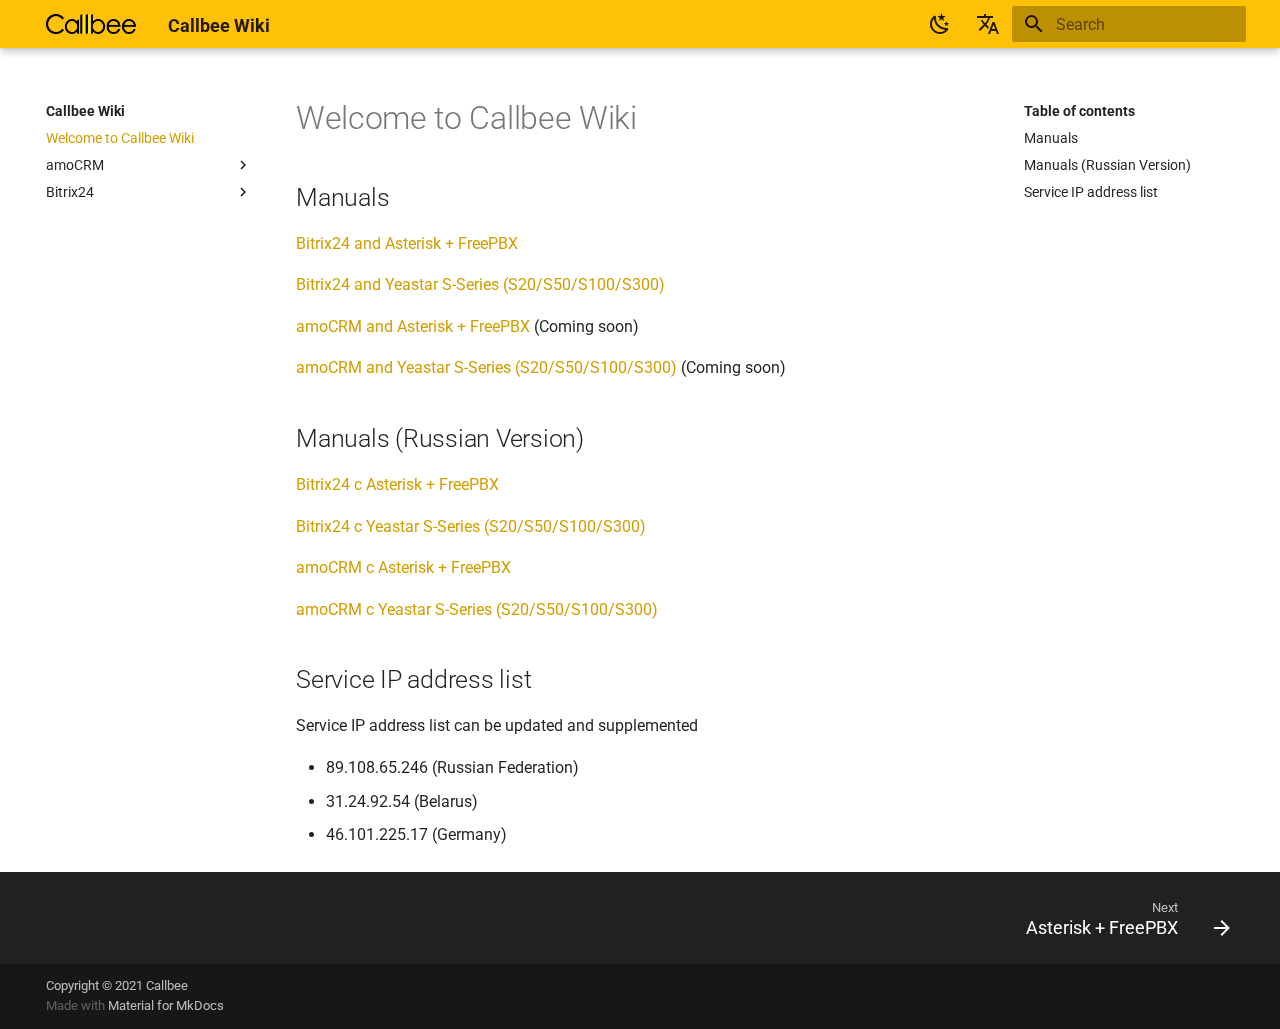
<file: en/index.html>
<!doctype html>
<html lang="en" class="no-js">
  <head>
    
      <meta charset="utf-8">
      <meta name="viewport" content="width=device-width,initial-scale=1">
      
        <meta name="description" content="Callbee Wiki">
      
      
      
        <link rel="canonical" href="https://callbee.io/en/">
      
      <link rel="icon" href="../img/favicon.png">
      <meta name="generator" content="mkdocs-1.4.2, mkdocs-material-8.5.10">
    
    
      
        <title>Welcome to Callbee Wiki - Callbee Wiki</title>
      
    
    
      <link rel="stylesheet" href="../assets/stylesheets/main.975780f9.min.css">
      
        
        <link rel="stylesheet" href="../assets/stylesheets/palette.2505c338.min.css">
        
      
      

    
    
    
      
        
        
        <link rel="preconnect" href="https://fonts.gstatic.com" crossorigin>
        <link rel="stylesheet" href="https://fonts.googleapis.com/css?family=Roboto:300,300i,400,400i,700,700i%7CRoboto+Mono:400,400i,700,700i&display=fallback">
        <style>:root{--md-text-font:"Roboto";--md-code-font:"Roboto Mono"}</style>
      
    
    
      <link rel="stylesheet" href="../stylesheets/extra.css">
    
    <script>__md_scope=new URL("..",location),__md_hash=e=>[...e].reduce((e,_)=>(e<<5)-e+_.charCodeAt(0),0),__md_get=(e,_=localStorage,t=__md_scope)=>JSON.parse(_.getItem(t.pathname+"."+e)),__md_set=(e,_,t=localStorage,a=__md_scope)=>{try{t.setItem(a.pathname+"."+e,JSON.stringify(_))}catch(e){}}</script>
    
      

    
    
    
  </head>
  
  
    
    
      
    
    
    
    
    <body dir="ltr" data-md-color-scheme="default" data-md-color-primary="amber" data-md-color-accent="amber">
  
    
    
      <script>var palette=__md_get("__palette");if(palette&&"object"==typeof palette.color)for(var key of Object.keys(palette.color))document.body.setAttribute("data-md-color-"+key,palette.color[key])</script>
    
    <input class="md-toggle" data-md-toggle="drawer" type="checkbox" id="__drawer" autocomplete="off">
    <input class="md-toggle" data-md-toggle="search" type="checkbox" id="__search" autocomplete="off">
    <label class="md-overlay" for="__drawer"></label>
    <div data-md-component="skip">
      
        
        <a href="#welcome-to-callbee-wiki" class="md-skip">
          Skip to content
        </a>
      
    </div>
    <div data-md-component="announce">
      
    </div>
    
    
      

<header class="md-header" data-md-component="header">
  <nav class="md-header__inner md-grid" aria-label="Header">
    <a href="./" title="Callbee Wiki" class="md-header__button md-logo" aria-label="Callbee Wiki" data-md-component="logo">
      
  <img src="../img/logo.png" alt="logo">

    </a>
    <label class="md-header__button md-icon" for="__drawer">
      <svg xmlns="http://www.w3.org/2000/svg" viewBox="0 0 24 24"><path d="M3 6h18v2H3V6m0 5h18v2H3v-2m0 5h18v2H3v-2Z"/></svg>
    </label>
    <div class="md-header__title" data-md-component="header-title">
      <div class="md-header__ellipsis">
        <div class="md-header__topic">
          <span class="md-ellipsis">
            Callbee Wiki
          </span>
        </div>
        <div class="md-header__topic" data-md-component="header-topic">
          <span class="md-ellipsis">
            
              Welcome to Callbee Wiki
            
          </span>
        </div>
      </div>
    </div>
    
      <form class="md-header__option" data-md-component="palette">
        
          
          
          
          <input class="md-option" data-md-color-media="" data-md-color-scheme="default" data-md-color-primary="amber" data-md-color-accent="amber"  aria-label="Switch to dark mode"  type="radio" name="__palette" id="__palette_1">
          
            <label class="md-header__button md-icon" title="Switch to dark mode" for="__palette_2" hidden>
              <svg xmlns="http://www.w3.org/2000/svg" viewBox="0 0 24 24"><path d="m17.75 4.09-2.53 1.94.91 3.06-2.63-1.81-2.63 1.81.91-3.06-2.53-1.94L12.44 4l1.06-3 1.06 3 3.19.09m3.5 6.91-1.64 1.25.59 1.98-1.7-1.17-1.7 1.17.59-1.98L15.75 11l2.06-.05L18.5 9l.69 1.95 2.06.05m-2.28 4.95c.83-.08 1.72 1.1 1.19 1.85-.32.45-.66.87-1.08 1.27C15.17 23 8.84 23 4.94 19.07c-3.91-3.9-3.91-10.24 0-14.14.4-.4.82-.76 1.27-1.08.75-.53 1.93.36 1.85 1.19-.27 2.86.69 5.83 2.89 8.02a9.96 9.96 0 0 0 8.02 2.89m-1.64 2.02a12.08 12.08 0 0 1-7.8-3.47c-2.17-2.19-3.33-5-3.49-7.82-2.81 3.14-2.7 7.96.31 10.98 3.02 3.01 7.84 3.12 10.98.31Z"/></svg>
            </label>
          
        
          
          
          
          <input class="md-option" data-md-color-media="" data-md-color-scheme="slate" data-md-color-primary="deep-orange" data-md-color-accent="deep-orange"  aria-label="Switch to light mode"  type="radio" name="__palette" id="__palette_2">
          
            <label class="md-header__button md-icon" title="Switch to light mode" for="__palette_1" hidden>
              <svg xmlns="http://www.w3.org/2000/svg" viewBox="0 0 24 24"><path d="M12 7a5 5 0 0 1 5 5 5 5 0 0 1-5 5 5 5 0 0 1-5-5 5 5 0 0 1 5-5m0 2a3 3 0 0 0-3 3 3 3 0 0 0 3 3 3 3 0 0 0 3-3 3 3 0 0 0-3-3m0-7 2.39 3.42C13.65 5.15 12.84 5 12 5c-.84 0-1.65.15-2.39.42L12 2M3.34 7l4.16-.35A7.2 7.2 0 0 0 5.94 8.5c-.44.74-.69 1.5-.83 2.29L3.34 7m.02 10 1.76-3.77a7.131 7.131 0 0 0 2.38 4.14L3.36 17M20.65 7l-1.77 3.79a7.023 7.023 0 0 0-2.38-4.15l4.15.36m-.01 10-4.14.36c.59-.51 1.12-1.14 1.54-1.86.42-.73.69-1.5.83-2.29L20.64 17M12 22l-2.41-3.44c.74.27 1.55.44 2.41.44.82 0 1.63-.17 2.37-.44L12 22Z"/></svg>
            </label>
          
        
      </form>
    
    
      <div class="md-header__option">
        <div class="md-select">
          
          <button class="md-header__button md-icon" aria-label="Select language">
            <svg xmlns="http://www.w3.org/2000/svg" viewBox="0 0 24 24"><path d="m12.87 15.07-2.54-2.51.03-.03A17.52 17.52 0 0 0 14.07 6H17V4h-7V2H8v2H1v2h11.17C11.5 7.92 10.44 9.75 9 11.35 8.07 10.32 7.3 9.19 6.69 8h-2c.73 1.63 1.73 3.17 2.98 4.56l-5.09 5.02L4 19l5-5 3.11 3.11.76-2.04M18.5 10h-2L12 22h2l1.12-3h4.75L21 22h2l-4.5-12m-2.62 7 1.62-4.33L19.12 17h-3.24Z"/></svg>
          </button>
          <div class="md-select__inner">
            <ul class="md-select__list">
              
                <li class="md-select__item">
                  <a href="../ru/" hreflang="ru" class="md-select__link">
                    Russian
                  </a>
                </li>
              
                <li class="md-select__item">
                  <a href="./" hreflang="en" class="md-select__link">
                    English
                  </a>
                </li>
              
            </ul>
          </div>
        </div>
      </div>
    
    
      <label class="md-header__button md-icon" for="__search">
        <svg xmlns="http://www.w3.org/2000/svg" viewBox="0 0 24 24"><path d="M9.5 3A6.5 6.5 0 0 1 16 9.5c0 1.61-.59 3.09-1.56 4.23l.27.27h.79l5 5-1.5 1.5-5-5v-.79l-.27-.27A6.516 6.516 0 0 1 9.5 16 6.5 6.5 0 0 1 3 9.5 6.5 6.5 0 0 1 9.5 3m0 2C7 5 5 7 5 9.5S7 14 9.5 14 14 12 14 9.5 12 5 9.5 5Z"/></svg>
      </label>
      <div class="md-search" data-md-component="search" role="dialog">
  <label class="md-search__overlay" for="__search"></label>
  <div class="md-search__inner" role="search">
    <form class="md-search__form" name="search">
      <input type="text" class="md-search__input" name="query" aria-label="Search" placeholder="Search" autocapitalize="off" autocorrect="off" autocomplete="off" spellcheck="false" data-md-component="search-query" required>
      <label class="md-search__icon md-icon" for="__search">
        <svg xmlns="http://www.w3.org/2000/svg" viewBox="0 0 24 24"><path d="M9.5 3A6.5 6.5 0 0 1 16 9.5c0 1.61-.59 3.09-1.56 4.23l.27.27h.79l5 5-1.5 1.5-5-5v-.79l-.27-.27A6.516 6.516 0 0 1 9.5 16 6.5 6.5 0 0 1 3 9.5 6.5 6.5 0 0 1 9.5 3m0 2C7 5 5 7 5 9.5S7 14 9.5 14 14 12 14 9.5 12 5 9.5 5Z"/></svg>
        <svg xmlns="http://www.w3.org/2000/svg" viewBox="0 0 24 24"><path d="M20 11v2H8l5.5 5.5-1.42 1.42L4.16 12l7.92-7.92L13.5 5.5 8 11h12Z"/></svg>
      </label>
      <nav class="md-search__options" aria-label="Search">
        
        <button type="reset" class="md-search__icon md-icon" title="Clear" aria-label="Clear" tabindex="-1">
          <svg xmlns="http://www.w3.org/2000/svg" viewBox="0 0 24 24"><path d="M19 6.41 17.59 5 12 10.59 6.41 5 5 6.41 10.59 12 5 17.59 6.41 19 12 13.41 17.59 19 19 17.59 13.41 12 19 6.41Z"/></svg>
        </button>
      </nav>
      
    </form>
    <div class="md-search__output">
      <div class="md-search__scrollwrap" data-md-scrollfix>
        <div class="md-search-result" data-md-component="search-result">
          <div class="md-search-result__meta">
            Initializing search
          </div>
          <ol class="md-search-result__list"></ol>
        </div>
      </div>
    </div>
  </div>
</div>
    
    
  </nav>
  
</header>
    
    <div class="md-container" data-md-component="container">
      
      
        
          
        
      
      <main class="md-main" data-md-component="main">
        <div class="md-main__inner md-grid">
          
            
              
              <div class="md-sidebar md-sidebar--primary" data-md-component="sidebar" data-md-type="navigation" >
                <div class="md-sidebar__scrollwrap">
                  <div class="md-sidebar__inner">
                    


<nav class="md-nav md-nav--primary" aria-label="Navigation" data-md-level="0">
  <label class="md-nav__title" for="__drawer">
    <a href="./" title="Callbee Wiki" class="md-nav__button md-logo" aria-label="Callbee Wiki" data-md-component="logo">
      
  <img src="../img/logo.png" alt="logo">

    </a>
    Callbee Wiki
  </label>
  
  <ul class="md-nav__list" data-md-scrollfix>
    
      
      
      

  
  
    
  
  
    <li class="md-nav__item md-nav__item--active">
      
      <input class="md-nav__toggle md-toggle" data-md-toggle="toc" type="checkbox" id="__toc">
      
      
        
      
      
        <label class="md-nav__link md-nav__link--active" for="__toc">
          Welcome to Callbee Wiki
          <span class="md-nav__icon md-icon"></span>
        </label>
      
      <a href="./" class="md-nav__link md-nav__link--active">
        Welcome to Callbee Wiki
      </a>
      
        

<nav class="md-nav md-nav--secondary" aria-label="Table of contents">
  
  
  
    
  
  
    <label class="md-nav__title" for="__toc">
      <span class="md-nav__icon md-icon"></span>
      Table of contents
    </label>
    <ul class="md-nav__list" data-md-component="toc" data-md-scrollfix>
      
        <li class="md-nav__item">
  <a href="#manuals" class="md-nav__link">
    Manuals
  </a>
  
</li>
      
        <li class="md-nav__item">
  <a href="#manuals-russian-version" class="md-nav__link">
    Manuals (Russian Version)
  </a>
  
</li>
      
        <li class="md-nav__item">
  <a href="#service-ip-address-list" class="md-nav__link">
    Service IP address list
  </a>
  
</li>
      
    </ul>
  
</nav>
      
    </li>
  

    
      
      
      

  
  
  
    
    <li class="md-nav__item md-nav__item--nested">
      
      
        <input class="md-nav__toggle md-toggle" data-md-toggle="__nav_2" type="checkbox" id="__nav_2" >
      
      
      
      
        <label class="md-nav__link" for="__nav_2">
          amoCRM
          <span class="md-nav__icon md-icon"></span>
        </label>
      
      <nav class="md-nav" aria-label="amoCRM" data-md-level="1">
        <label class="md-nav__title" for="__nav_2">
          <span class="md-nav__icon md-icon"></span>
          amoCRM
        </label>
        <ul class="md-nav__list" data-md-scrollfix>
          
            
              
  
  
  
    <li class="md-nav__item">
      <a href="amoCRM/asterisk/" class="md-nav__link">
        Asterisk + FreePBX
      </a>
    </li>
  

            
          
            
              
  
  
  
    <li class="md-nav__item">
      <a href="amoCRM/yeastar/" class="md-nav__link">
        Yeastar PBX System
      </a>
    </li>
  

            
          
        </ul>
      </nav>
    </li>
  

    
      
      
      

  
  
  
    
    <li class="md-nav__item md-nav__item--nested">
      
      
        <input class="md-nav__toggle md-toggle" data-md-toggle="__nav_3" type="checkbox" id="__nav_3" >
      
      
      
      
        <label class="md-nav__link" for="__nav_3">
          Bitrix24
          <span class="md-nav__icon md-icon"></span>
        </label>
      
      <nav class="md-nav" aria-label="Bitrix24" data-md-level="1">
        <label class="md-nav__title" for="__nav_3">
          <span class="md-nav__icon md-icon"></span>
          Bitrix24
        </label>
        <ul class="md-nav__list" data-md-scrollfix>
          
            
              
  
  
  
    <li class="md-nav__item">
      <a href="Bitrix24/asterisk/" class="md-nav__link">
        Asterisk + FreePBX
      </a>
    </li>
  

            
          
            
              
  
  
  
    <li class="md-nav__item">
      <a href="Bitrix24/yeastar/" class="md-nav__link">
        Yeastar PBX System
      </a>
    </li>
  

            
          
        </ul>
      </nav>
    </li>
  

    
  </ul>
</nav>
                  </div>
                </div>
              </div>
            
            
              
              <div class="md-sidebar md-sidebar--secondary" data-md-component="sidebar" data-md-type="toc" >
                <div class="md-sidebar__scrollwrap">
                  <div class="md-sidebar__inner">
                    

<nav class="md-nav md-nav--secondary" aria-label="Table of contents">
  
  
  
    
  
  
    <label class="md-nav__title" for="__toc">
      <span class="md-nav__icon md-icon"></span>
      Table of contents
    </label>
    <ul class="md-nav__list" data-md-component="toc" data-md-scrollfix>
      
        <li class="md-nav__item">
  <a href="#manuals" class="md-nav__link">
    Manuals
  </a>
  
</li>
      
        <li class="md-nav__item">
  <a href="#manuals-russian-version" class="md-nav__link">
    Manuals (Russian Version)
  </a>
  
</li>
      
        <li class="md-nav__item">
  <a href="#service-ip-address-list" class="md-nav__link">
    Service IP address list
  </a>
  
</li>
      
    </ul>
  
</nav>
                  </div>
                </div>
              </div>
            
          
          
            <div class="md-content" data-md-component="content">
              <article class="md-content__inner md-typeset">
                
                  


<h1 id="welcome-to-callbee-wiki">Welcome to Callbee Wiki</h1>
<h2 id="manuals">Manuals</h2>
<p><a href="Bitrix24/asterisk">Bitrix24 and Asterisk + FreePBX</a></p>
<p><a href="Bitrix24/yeastar">Bitrix24 and Yeastar S-Series (S20/S50/S100/S300)</a></p>
<p><a href="amoCRM/asterisk">amoCRM and Asterisk + FreePBX</a> (Coming soon)</p>
<p><a href="amoCRM/yeastar">amoCRM and Yeastar S-Series (S20/S50/S100/S300)</a> (Coming soon)</p>
<h2 id="manuals-russian-version">Manuals (Russian Version)</h2>
<p><a href="/ru/Bitrix24/asterisk">Bitrix24 с Asterisk + FreePBX</a></p>
<p><a href="/ru/Bitrix24/yeastar">Bitrix24 c Yeastar S-Series (S20/S50/S100/S300)</a></p>
<p><a href="/ru/amoCRM/asterisk">amoCRM c Asterisk + FreePBX</a></p>
<p><a href="/ru/amoCRM/yeastar">amoCRM c Yeastar S-Series (S20/S50/S100/S300)</a></p>
<h2 id="service-ip-address-list">Service IP address list</h2>
<p>Service IP address list can be updated and supplemented</p>
<ul>
<li>89.108.65.246 (Russian Federation)</li>
<li>31.24.92.54   (Belarus)</li>
<li>46.101.225.17 (Germany)</li>
</ul>





                
              </article>
            </div>
          
          
        </div>
        
      </main>
      
        <footer class="md-footer">
  
    
    <nav class="md-footer__inner md-grid" aria-label="Footer" >
      
      
        
        <a href="amoCRM/asterisk/" class="md-footer__link md-footer__link--next" aria-label="Next: Asterisk + FreePBX" rel="next">
          <div class="md-footer__title">
            <div class="md-ellipsis">
              <span class="md-footer__direction">
                Next
              </span>
              Asterisk + FreePBX
            </div>
          </div>
          <div class="md-footer__button md-icon">
            <svg xmlns="http://www.w3.org/2000/svg" viewBox="0 0 24 24"><path d="M4 11v2h12l-5.5 5.5 1.42 1.42L19.84 12l-7.92-7.92L10.5 5.5 16 11H4Z"/></svg>
          </div>
        </a>
      
    </nav>
  
  <div class="md-footer-meta md-typeset">
    <div class="md-footer-meta__inner md-grid">
      <div class="md-copyright">
  
    <div class="md-copyright__highlight">
      Copyright &copy; 2021 <a href="https://callbee.io">Callbee</a>
    </div>
  
  
    Made with
    <a href="https://squidfunk.github.io/mkdocs-material/" target="_blank" rel="noopener">
      Material for MkDocs
    </a>
  
</div>
      
    </div>
  </div>
</footer>
      
    </div>
    <div class="md-dialog" data-md-component="dialog">
      <div class="md-dialog__inner md-typeset"></div>
    </div>
    
    <script id="__config" type="application/json">{"base": "..", "features": [], "search": "../assets/javascripts/workers/search.16e2a7d4.min.js", "translations": {"clipboard.copied": "Copied to clipboard", "clipboard.copy": "Copy to clipboard", "search.config.lang": "en", "search.config.pipeline": "trimmer, stopWordFilter", "search.config.separator": "[\\s\\-]+", "search.placeholder": "Search", "search.result.more.one": "1 more on this page", "search.result.more.other": "# more on this page", "search.result.none": "No matching documents", "search.result.one": "1 matching document", "search.result.other": "# matching documents", "search.result.placeholder": "Type to start searching", "search.result.term.missing": "Missing", "select.version.title": "Select version"}}</script>
    
    
      <script src="../assets/javascripts/bundle.5a2dcb6a.min.js"></script>
      
    
    
  </body>
</html>
</file>
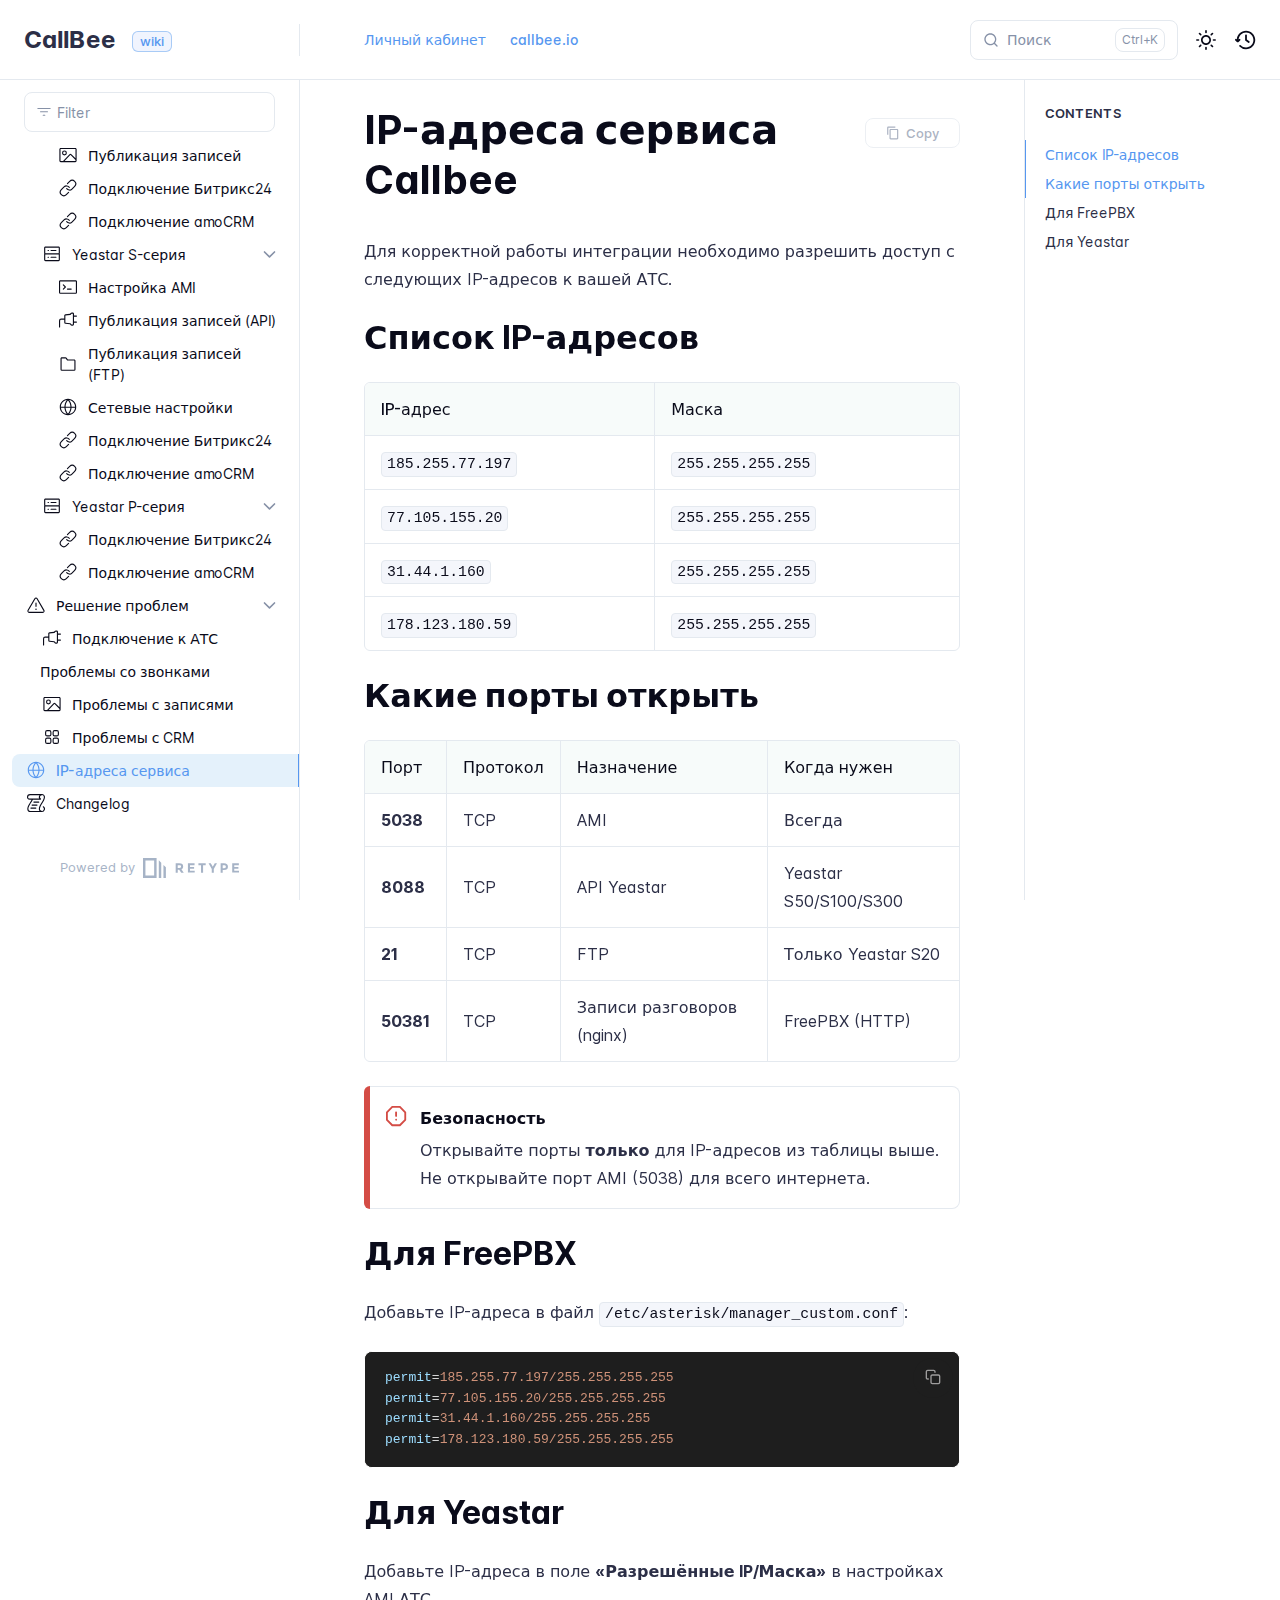
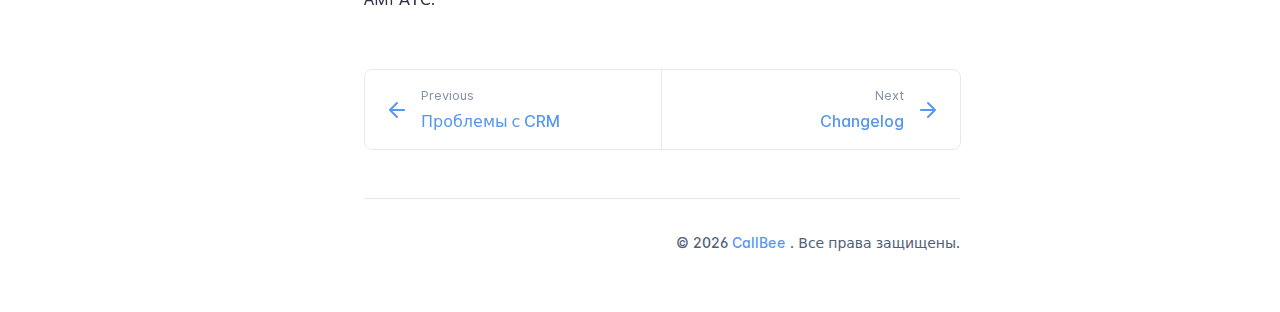
<file: ip-addresses/index.html>
<!DOCTYPE html>
<html lang="en" class="h-full">
<head>
    <meta charset="UTF-8">
    <meta name="viewport" content="width=device-width,initial-scale=1">
    <meta name="color-scheme" content="light dark">
    <meta name="turbo-cache-control" content="no-cache" data-turbo-track="reload" data-track-token="4.5.3.829749652426">

    <!-- See retype.com -->
    <meta name="generator" content="Retype 4.5.3">

    <!-- Primary Meta Tags -->
    <title>IP-адреса сервиса Callbee | wiki.callbee.io - Сallbee - интеграции для IP-ATC FreePBX и Yeastar</title>
    <meta name="title" content="IP-адреса сервиса Callbee | wiki.callbee.io - Сallbee - интеграции для IP-ATC FreePBX и Yeastar">
    <meta name="description" content="Для корректной работы интеграции необходимо разрешить доступ с следующих IP-адресов к вашей АТС.">

    <!-- Canonical -->
    <link rel="canonical" href="https://wiki.callbee.io/ip-addresses/">
    <link rel="sitemap" type="application/xml" title="Sitemap" href="https://wiki.callbee.io/sitemap.xml">

    <!-- Open Graph -->
    <meta property="og:type" content="website">
    <meta property="og:url" content="https://wiki.callbee.io/ip-addresses/">
    <meta property="og:title" content="IP-адреса сервиса Callbee | wiki.callbee.io - Сallbee - интеграции для IP-ATC FreePBX и Yeastar">
    <meta property="og:description" content="Для корректной работы интеграции необходимо разрешить доступ с следующих IP-адресов к вашей АТС.">
    <meta property="og:site_name" content="CallBee">
    <meta property="og:locale" content="en_US">

    <!-- Twitter -->
    <meta name="twitter:card" content="summary_large_image">
    <meta name="twitter:url" content="https://wiki.callbee.io/ip-addresses/">
    <meta name="twitter:title" content="IP-адреса сервиса Callbee | wiki.callbee.io - Сallbee - интеграции для IP-ATC FreePBX и Yeastar">
    <meta name="twitter:description" content="Для корректной работы интеграции необходимо разрешить доступ с следующих IP-адресов к вашей АТС.">

    <!-- Alternate Markdown -->
    <link rel="alternate" type="text/markdown" href="https://wiki.callbee.io/ip-addresses.md">

    <script data-cfasync="false">(function(){var cl=document.documentElement.classList,ls=localStorage.getItem("retype_scheme"),hd=cl.contains("dark"),hl=cl.contains("light"),wm=window.matchMedia&&window.matchMedia("(prefers-color-scheme: dark)").matches;if(ls==="dark"||(!ls&&wm&&!hd&&!hl)){cl.remove("light");cl.add("dark")}else if(ls==="light"||(!ls&&!wm&&!hd&&!hl)){cl.remove("dark");cl.add("light")}})();</script>

    <link href="../resources/css/retype.css?v=4.5.3.829749652426" rel="stylesheet">

    <script data-cfasync="false" src="../resources/js/config.js?v=4.5.3.829749652426" data-turbo-eval="false" defer></script>
    <script data-cfasync="false" src="../resources/js/retype.js?v=4.5.3" data-turbo-eval="false" defer></script>
    <script id="lunr-js" data-cfasync="false" src="../resources/js/lunr.js?v=4.5.3.829749652426" data-turbo-eval="false" defer></script>
    <script id="prism-js" data-cfasync="false" src="../resources/js/prism.js?v=4.5.3.829749652426" defer></script>
</head>
<body>
    <div id="retype-app" class="relative text-base antialiased text-base-text bg-base-bg font-body">
    <div class="absolute bottom-0 left-0" style="top: 5rem; right: 50%"></div>

    <header id="retype-header" class="sticky top-0 z-30 flex w-full h-16 bg-header-bg border-b border-header-border md:h-20">
        <div class="container relative flex items-center justify-between pr-6 grow md:justify-start">
            <!-- Mobile menu button skeleton -->
            <button v-cloak class="skeleton retype-mobile-menu-button flex items-center justify-center shrink-0 overflow-hidden dark:text-white focus:outline-hidden rounded-full w-10 h-10 ml-3.5 md:hidden"><svg xmlns="http://www.w3.org/2000/svg" class="mb-px shrink-0" width="24" height="24" viewBox="0 0 24 24" role="presentation" style="margin-bottom: 0px;"><g fill="currentColor"><path d="M2 4h20v2H2zM2 11h20v2H2zM2 18h20v2H2z"></path></g></svg></button>
            <div v-cloak id="retype-sidebar-left-toggle-button"></div>
    
            <!-- Logo -->
            <div class="flex items-center justify-between h-full py-2 md:w-75">
                <div class="flex items-center px-2 md:px-6">
                    <a id="retype-branding-logo" href="https://wiki.callbee.io/" class="flex items-center leading-snug text-2xl">
                        <span class="dark:text-white font-bold line-clamp-1 md:line-clamp-2">CallBee</span>
                    </a><span id="retype-branding-label" class="inline-flex mt-1 px-2 py-1 ml-4 text-xs font-medium leading-none items-center rounded-md bg-branding-label-bg text-branding-label-text ring-1 ring-branding-label-border ring-inset md:inline-block">wiki</span>
                </div>
    
                <span class="hidden h-8 border-r md:inline-block border-base-border"></span>
            </div>
    
            <div class="flex justify-between md:grow">
                <!-- Top Nav -->
                <nav id="retype-header-nav" class="hidden md:flex">
                    <ul class="flex flex-col mb-4 md:pl-16 md:mb-0 md:flex-row md:items-center">
                        <li class="mr-6">
                            <a class="py-2 md:mb-0 inline-flex items-center text-sm whitespace-nowrap transition-colors duration-200 ease-linear md:text-header-text font-header-text hover:text-header-text-hover" href="https://my.callbee.io" target="_blank">Личный кабинет</a>
                        </li>
                        <li class="mr-6">
                            <a class="py-2 md:mb-0 inline-flex items-center text-sm whitespace-nowrap transition-colors duration-200 ease-linear md:text-header-text font-header-text hover:text-header-text-hover" href="https://callbee.io" target="_blank">callbee.io</a>
                        </li>
    
                    </ul>
                </nav>
    
                <div v-cloak class="flex justify-end grow">
                    <div id="retype-mobile-search-button"></div>
                    <doc-search-desktop></doc-search-desktop>
    
                    <doc-theme-switch class="lg:ml-2"></doc-theme-switch>
                    <doc-history></doc-history>
                </div>
            </div>
        </div>
    </header>


    <div id="retype-container" class="container relative flex bg-white">
        <!-- Sidebar Skeleton -->
        <div v-cloak class="fixed flex flex-col shrink-0 duration-300 ease-in-out bg-sidebar-left-bg border-sidebar-left-border sidebar top-20 w-75 border-r h-screen md:sticky transition-transform skeleton">
        
            <div class="flex items-center h-16 px-6">
                <input id="retype-filter-input-mock" class="w-full h-10 pl-8 px-3 py-2 transition-colors duration-200 ease-linear bg-filter-bg border border-filter-border rounded-lg shadow-none md:text-sm hover:border-filter-border-hover focus:outline-hidden focus:border-filter-border-focus placeholder-filter-placeholder" type="text">
            </div>
        
            <div class="pl-6 mt-1 mb-4">
                <div class="w-32 h-3 mb-4 bg-skeleton-bg rounded-full loading"></div>
                <div class="w-48 h-3 mb-4 bg-skeleton-bg rounded-full loading"></div>
                <div class="w-40 h-3 mb-4 bg-skeleton-bg rounded-full loading"></div>
                <div class="w-32 h-3 mb-4 bg-skeleton-bg rounded-full loading"></div>
                <div class="w-48 h-3 mb-4 bg-skeleton-bg rounded-full loading"></div>
                <div class="w-40 h-3 mb-4 bg-skeleton-bg rounded-full loading"></div>
            </div>
        
            <div class="shrink-0 mt-auto bg-transparent dark:border-base-border">
                <a class="flex items-center justify-center flex-nowrap h-16 text-gray-350 dark:text-dark-400 hover:text-gray-600 dark:hover:text-dark-300 transition-colors duration-150 ease-in docs-powered-by" target="_blank" href="https://retype.com/" rel="noopener">
                    <span class="text-xs whitespace-nowrap">Powered by</span>
                    <svg xmlns="http://www.w3.org/2000/svg" class="ml-2" fill="currentColor" width="96" height="20" overflow="visible"><path d="M0 0v20h13.59V0H0zm11.15 17.54H2.44V2.46h8.71v15.08zM15.8 20h2.44V4.67L15.8 2.22zM20.45 6.89V20h2.44V9.34z"/><g><path d="M40.16 8.44c0 1.49-.59 2.45-1.75 2.88l2.34 3.32h-2.53l-2.04-2.96h-1.43v2.96h-2.06V5.36h3.5c1.43 0 2.46.24 3.07.73s.9 1.27.9 2.35zm-2.48 1.1c.26-.23.38-.59.38-1.09 0-.5-.13-.84-.4-1.03s-.73-.28-1.39-.28h-1.54v2.75h1.5c.72 0 1.2-.12 1.45-.35zM51.56 5.36V7.2h-4.59v1.91h4.13v1.76h-4.13v1.92h4.74v1.83h-6.79V5.36h6.64zM60.09 7.15v7.48h-2.06V7.15h-2.61V5.36h7.28v1.79h-2.61zM70.81 14.64h-2.06v-3.66l-3.19-5.61h2.23l1.99 3.45 1.99-3.45H74l-3.19 5.61v3.66zM83.99 6.19c.65.55.97 1.4.97 2.55s-.33 1.98-1 2.51-1.68.8-3.04.8h-1.23v2.59h-2.06V5.36h3.26c1.42 0 2.45.28 3.1.83zm-1.51 3.65c.25-.28.37-.69.37-1.22s-.16-.92-.48-1.14c-.32-.23-.82-.34-1.5-.34H79.7v3.12h1.38c.68 0 1.15-.14 1.4-.42zM95.85 5.36V7.2h-4.59v1.91h4.13v1.76h-4.13v1.92H96v1.83h-6.79V5.36h6.64z"/></g></svg>
                </a>
            </div>
        </div>
        
        <!-- Sidebar component -->
        <doc-sidebar v-cloak>
            <template #sidebar-footer>
                <div class="shrink-0 mt-auto border-t md:bg-transparent md:border-none dark:border-base-border">
        
                    <div class="py-3 px-6 md:hidden border-b dark:border-base-border">
                        <nav>
                            <ul class="flex flex-wrap justify-center items-center">
                                <li class="mr-6">
                                    <a class="block py-1 inline-flex items-center text-sm whitespace-nowrap transition-colors duration-200 ease-linear md:text-header-text font-header-text hover:text-header-text-hover" href="https://my.callbee.io" target="_blank">Личный кабинет</a>
                                </li>
                                <li class="mr-6">
                                    <a class="block py-1 inline-flex items-center text-sm whitespace-nowrap transition-colors duration-200 ease-linear md:text-header-text font-header-text hover:text-header-text-hover" href="https://callbee.io" target="_blank">callbee.io</a>
                                </li>
        
                            </ul>
                        </nav>
                    </div>
        
                    <a class="flex items-center justify-center flex-nowrap h-16 text-gray-350 dark:text-dark-400 hover:text-gray-600 dark:hover:text-dark-300 transition-colors duration-150 ease-in docs-powered-by" target="_blank" href="https://retype.com/" rel="noopener">
                        <span class="text-xs whitespace-nowrap">Powered by</span>
                        <svg xmlns="http://www.w3.org/2000/svg" class="ml-2" fill="currentColor" width="96" height="20" overflow="visible"><path d="M0 0v20h13.59V0H0zm11.15 17.54H2.44V2.46h8.71v15.08zM15.8 20h2.44V4.67L15.8 2.22zM20.45 6.89V20h2.44V9.34z"/><g><path d="M40.16 8.44c0 1.49-.59 2.45-1.75 2.88l2.34 3.32h-2.53l-2.04-2.96h-1.43v2.96h-2.06V5.36h3.5c1.43 0 2.46.24 3.07.73s.9 1.27.9 2.35zm-2.48 1.1c.26-.23.38-.59.38-1.09 0-.5-.13-.84-.4-1.03s-.73-.28-1.39-.28h-1.54v2.75h1.5c.72 0 1.2-.12 1.45-.35zM51.56 5.36V7.2h-4.59v1.91h4.13v1.76h-4.13v1.92h4.74v1.83h-6.79V5.36h6.64zM60.09 7.15v7.48h-2.06V7.15h-2.61V5.36h7.28v1.79h-2.61zM70.81 14.64h-2.06v-3.66l-3.19-5.61h2.23l1.99 3.45 1.99-3.45H74l-3.19 5.61v3.66zM83.99 6.19c.65.55.97 1.4.97 2.55s-.33 1.98-1 2.51-1.68.8-3.04.8h-1.23v2.59h-2.06V5.36h3.26c1.42 0 2.45.28 3.1.83zm-1.51 3.65c.25-.28.37-.69.37-1.22s-.16-.92-.48-1.14c-.32-.23-.82-.34-1.5-.34H79.7v3.12h1.38c.68 0 1.15-.14 1.4-.42zM95.85 5.36V7.2h-4.59v1.91h4.13v1.76h-4.13v1.92H96v1.83h-6.79V5.36h6.64z"/></g></svg>
                    </a>
                </div>
            </template>
        </doc-sidebar>

        <div class="grow min-w-0 bg-body-bg">
            <!-- Render "toolbar" template here on api pages --><!-- Render page content -->
<div class="flex">
    <div id="retype-main" class="min-w-0 p-4 grow md:px-16">
        <main class="relative pb-12 lg:pt-2">
            <div class="relative retype-markdown" id="retype-content">
                <!-- Rendered if sidebar right is enabled -->
                <div id="retype-sidebar-right-toggle"></div>
                <doc-page-actions></doc-page-actions>

                <!-- Page content  -->
<h1 id="ip-адреса-сервиса-callbee">IP-адреса сервиса Callbee</h1>
<p>Для корректной работы интеграции необходимо разрешить доступ с следующих IP-адресов к вашей АТС.</p>
<h2 id="список-ip-адресов">Список IP-адресов</h2>
<div class="table-wrapper scrollbar overflow-hidden">
<table class="comfortable">
<thead>
<tr>
<th>IP-адрес</th>
<th>Маска</th>
</tr>
</thead>
<tbody>
<tr>
<td><code translate="no" v-pre>185.255.77.197</code></td>
<td><code translate="no" v-pre>255.255.255.255</code></td>
</tr>
<tr>
<td><code translate="no" v-pre>77.105.155.20</code></td>
<td><code translate="no" v-pre>255.255.255.255</code></td>
</tr>
<tr>
<td><code translate="no" v-pre>31.44.1.160</code></td>
<td><code translate="no" v-pre>255.255.255.255</code></td>
</tr>
<tr>
<td><code translate="no" v-pre>178.123.180.59</code></td>
<td><code translate="no" v-pre>255.255.255.255</code></td>
</tr>
</tbody>
</table>
</div>
<h2 id="какие-порты-открыть">Какие порты открыть</h2>
<div class="table-wrapper scrollbar overflow-hidden">
<table class="comfortable">
<thead>
<tr>
<th>Порт</th>
<th>Протокол</th>
<th>Назначение</th>
<th>Когда нужен</th>
</tr>
</thead>
<tbody>
<tr>
<td><strong>5038</strong></td>
<td>TCP</td>
<td>AMI</td>
<td>Всегда</td>
</tr>
<tr>
<td><strong>8088</strong></td>
<td>TCP</td>
<td>API Yeastar</td>
<td>Yeastar S50/S100/S300</td>
</tr>
<tr>
<td><strong>21</strong></td>
<td>TCP</td>
<td>FTP</td>
<td>Только Yeastar S20</td>
</tr>
<tr>
<td><strong>50381</strong></td>
<td>TCP</td>
<td>Записи разговоров (nginx)</td>
<td>FreePBX (HTTP)</td>
</tr>
</tbody>
</table>
</div>
<div class="flex mb-6">
    <div class="shrink-0 w-1.5 rounded-tl-lg rounded-bl-lg bg-callout-danger"></div>
    <div class="flex w-full py-4 border border-l-0 rounded-tr-lg rounded-br-lg doc-callout bg-callout-base-bg border-callout-base-border" role="alert">
        <div class="flex items-center ml-4 h-7">
            <svg xmlns="http://www.w3.org/2000/svg" class="block text-callout-danger" width="22" height="22" viewBox="0 0 24 24" role="presentation">
                <g fill="currentColor"><g>
                    <path d="M21.71 6.15L15.85.29c-.19-.18-.44-.29-.71-.29H6.86c-.27 0-.52.11-.71.29L.29 6.15c-.18.19-.29.44-.29.71v8.28c0 .27.11.52.29.71l5.86 5.86c.19.18.44.29.71.29h8.28c.27 0 .52-.11.71-.29l5.86-5.86a.99.99 0 00.29-.71V6.86c0-.27-.11-.52-.29-.71zM20 14.73L14.73 20H7.27L2 14.73V7.27L7.27 2h7.45L20 7.27v7.46z"></path>
                    <path d="M11 12c.55 0 1-.45 1-1V7c0-.55-.45-1-1-1s-1 .45-1 1v4c0 .55.45 1 1 1zM11.01 14c-.56 0-1 .45-1 1s.45 1 1 1 1-.45 1-1-.45-1-1-1z"></path>
                </g></g>
            </svg>
        </div>
        <div class="pr-5 ml-3 w-full">
            <h5>Безопасность</h5>
<p>Открывайте порты <strong>только</strong> для IP-адресов из таблицы выше. Не открывайте порт AMI (5038) для всего интернета.</p>
        </div>
    </div>
</div>
<h2 id="для-freepbx">Для FreePBX</h2>
<p>Добавьте IP-адреса в файл <code translate="no" v-pre>/etc/asterisk/manager_custom.conf</code>:</p>
<div id="для-freepbx-code-1" class="codeblock-wrapper"><doc-codeblock>
<pre translate="no" class="language-ini"><code v-pre class="language-ini">permit=185.255.77.197/255.255.255.255
permit=77.105.155.20/255.255.255.255
permit=31.44.1.160/255.255.255.255
permit=178.123.180.59/255.255.255.255</code></pre>
</doc-codeblock></div>
<h2 id="для-yeastar">Для Yeastar</h2>
<p>Добавьте IP-адреса в поле <strong>«Разрешённые IP/Маска»</strong> в настройках AMI АТС.</p>

                
                <!-- Required only on API pages -->
                <doc-toolbar-member-filter-no-results></doc-toolbar-member-filter-no-results>
            </div>
            <footer id="retype-content-footer" class="clear-both">
            
                <nav id="retype-nextprev" class="print:hidden flex mt-14">
                    <div class="w-1/2">
                        <a class="px-5 py-4 h-full flex items-center break-normal font-medium text-body-link border border-base-border hover:border-base-border-hover rounded-l-lg transition-colors duration-150 relative hover:z-5" href="../troubleshooting/crm/">
                            <svg xmlns="http://www.w3.org/2000/svg" class="mr-3" width="24" height="24" viewBox="0 0 24 24" fill="currentColor" overflow="visible"><path d="M19 11H7.41l5.29-5.29a.996.996 0 10-1.41-1.41l-7 7a1 1 0 000 1.42l7 7a1.024 1.024 0 001.42-.01.996.996 0 000-1.41L7.41 13H19c.55 0 1-.45 1-1s-.45-1-1-1z" /><path fill="none" d="M0 0h24v24H0z" /></svg>
                            <span>
                                <span class="block text-xs font-normal text-base-text-muted">Previous</span>
                                <span class="block mt-1">Проблемы с CRM</span>
                            </span>
                        </a>
                    </div>
            
                    <div class="w-1/2">
                        <a class="px-5 py-4 -mx-px h-full flex items-center justify-end break-normal font-medium text-body-link border border-base-border hover:border-base-border-hover rounded-r-lg transition-colors duration-150 relative hover:z-5" href="../changelog/">
                            <span>
                                <span class="block text-xs font-normal text-right text-base-text-muted">Next</span>
                                <span class="block mt-1">Changelog</span>
                            </span>
                            <svg xmlns="http://www.w3.org/2000/svg" class="ml-3" width="24" height="24" viewBox="0 0 24 24" fill="currentColor" overflow="visible"><path d="M19.92 12.38a1 1 0 00-.22-1.09l-7-7a.996.996 0 10-1.41 1.41l5.3 5.3H5c-.55 0-1 .45-1 1s.45 1 1 1h11.59l-5.29 5.29a.996.996 0 000 1.41c.19.2.44.3.7.3s.51-.1.71-.29l7-7c.09-.09.16-.21.21-.33z" /><path fill="none" d="M0 0h24v24H0z" /></svg>
                        </a>
                    </div>
                </nav>
            </footer>
        </main>

        <div id="retype-page-footer" class="print:border-none border-t border-base-border pt-6 mb-8">
            <footer class="flex flex-wrap items-center justify-between print:justify-center">
                <div id="retype-footer-links" class="print:hidden">
                    <ul class="flex flex-wrap items-center text-sm">
                    </ul>
                </div>
                <div id="retype-copyright" class="print:justify-center py-2 text-footer-text font-footer-link text-sm leading-relaxed"><p>© 2026 <a href="https://callbee.io/">CallBee</a> . Все права защищены.</p></div>
            </footer>
        </div>
    </div>

    <!-- Rendered if sidebar right is enabled -->
    <!-- Sidebar right skeleton-->
    <div v-cloak class="fixed top-0 bottom-0 right-0 translate-x-full bg-sidebar-right-bg border-sidebar-right-border lg:sticky lg:border-l lg:shrink-0 lg:pt-6 lg:translate-x-0 sm:w-1/2 lg:w-64 lg:z-0 md:w-104 sidebar-right skeleton">
        <div class="pl-5">
            <div class="w-32 h-3 mb-4 bg-skeleton-bg rounded-full loading"></div>
            <div class="w-48 h-3 mb-4 bg-skeleton-bg rounded-full loading"></div>
            <div class="w-40 h-3 mb-4 bg-skeleton-bg rounded-full loading"></div>
        </div>
    </div>

    <!-- User should be able to hide sidebar right -->
    <doc-sidebar-right v-cloak></doc-sidebar-right>
</div>

        </div>
    </div>

    <doc-search-mobile></doc-search-mobile>
    <doc-back-to-top></doc-back-to-top>
</div>


    <div id="retype-overlay-target"></div>

        <script data-cfasync="false">window.__DOCS__ = { "title": "IP-адреса сервиса", level: 1, icon: "file", hasPrism: true, hasInstagram: false, hasMermaid: false, hasMath: false, tocDepth: 23, "md": "/ip-addresses.md" }</script>
</body>
</html>
</file>
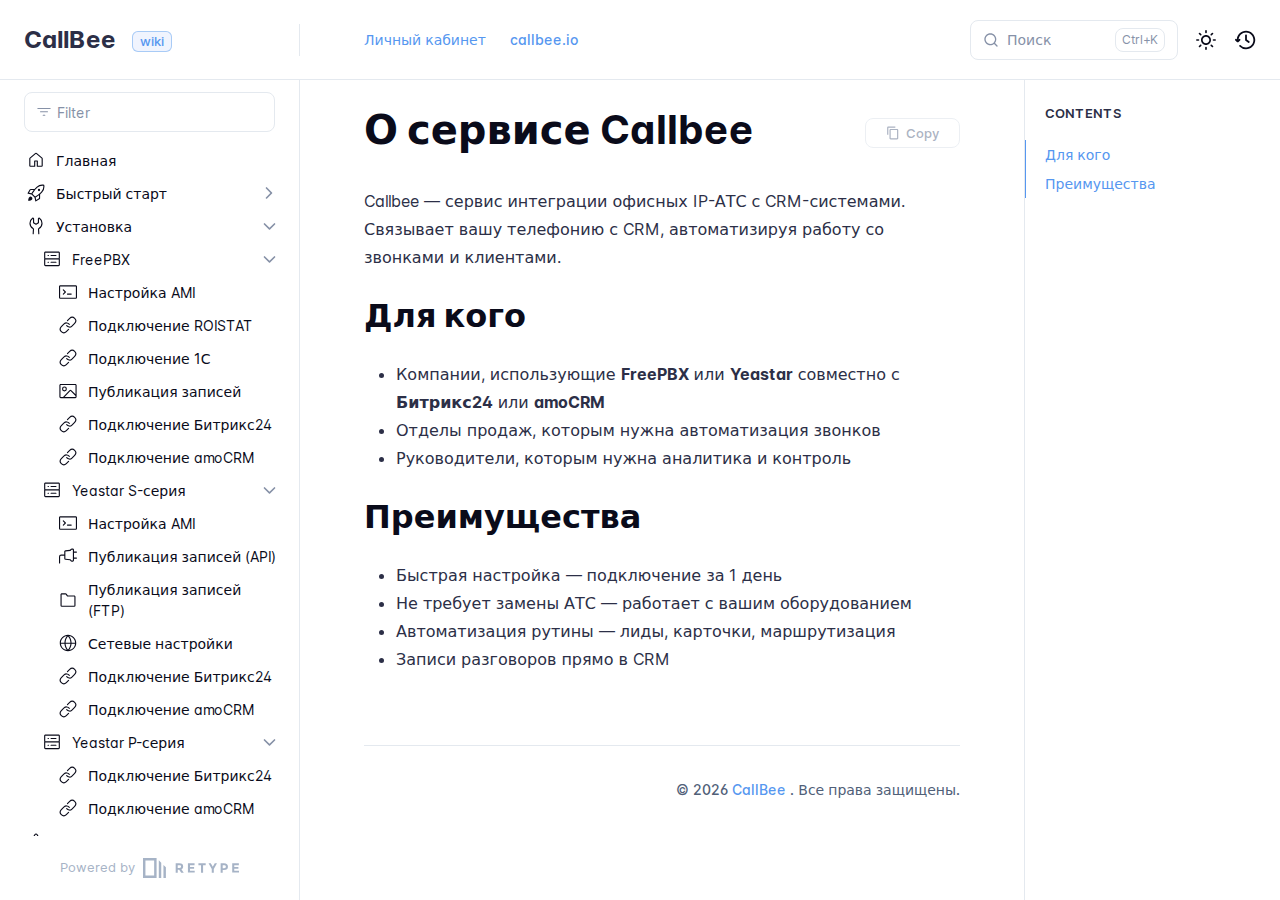
<file: overview/index.html>
<!DOCTYPE html>
<html lang="en" class="h-full">
<head>
    <meta charset="UTF-8">
    <meta name="viewport" content="width=device-width,initial-scale=1">
    <meta name="color-scheme" content="light dark">
    <meta name="turbo-cache-control" content="no-cache" data-turbo-track="reload" data-track-token="4.5.3.829755900732">

    <!-- See retype.com -->
    <meta name="generator" content="Retype 4.5.3">

    <!-- Primary Meta Tags -->
    <title>О сервисе Callbee | wiki.callbee.io - Сallbee - интеграции для IP-ATC FreePBX и Yeastar</title>
    <meta name="title" content="О сервисе Callbee | wiki.callbee.io - Сallbee - интеграции для IP-ATC FreePBX и Yeastar">
    <meta name="description" content="Callbee — сервис интеграции офисных IP-АТС с CRM-системами. Связывает вашу телефонию с CRM, автоматизируя работу со звонками и клиентами.">

    <!-- Canonical -->
    <link rel="canonical" href="https://wiki.callbee.io/overview/">
    <link rel="sitemap" type="application/xml" title="Sitemap" href="https://wiki.callbee.io/sitemap.xml">

    <!-- Open Graph -->
    <meta property="og:type" content="website">
    <meta property="og:url" content="https://wiki.callbee.io/overview/">
    <meta property="og:title" content="О сервисе Callbee | wiki.callbee.io - Сallbee - интеграции для IP-ATC FreePBX и Yeastar">
    <meta property="og:description" content="Callbee — сервис интеграции офисных IP-АТС с CRM-системами. Связывает вашу телефонию с CRM, автоматизируя работу со звонками и клиентами.">
    <meta property="og:site_name" content="CallBee">
    <meta property="og:locale" content="en_US">

    <!-- Twitter -->
    <meta name="twitter:card" content="summary_large_image">
    <meta name="twitter:url" content="https://wiki.callbee.io/overview/">
    <meta name="twitter:title" content="О сервисе Callbee | wiki.callbee.io - Сallbee - интеграции для IP-ATC FreePBX и Yeastar">
    <meta name="twitter:description" content="Callbee — сервис интеграции офисных IP-АТС с CRM-системами. Связывает вашу телефонию с CRM, автоматизируя работу со звонками и клиентами.">

    <!-- Alternate Markdown -->
    <link rel="alternate" type="text/markdown" href="https://wiki.callbee.io/overview/index.md">

    <script data-cfasync="false">(function(){var cl=document.documentElement.classList,ls=localStorage.getItem("retype_scheme"),hd=cl.contains("dark"),hl=cl.contains("light"),wm=window.matchMedia&&window.matchMedia("(prefers-color-scheme: dark)").matches;if(ls==="dark"||(!ls&&wm&&!hd&&!hl)){cl.remove("light");cl.add("dark")}else if(ls==="light"||(!ls&&!wm&&!hd&&!hl)){cl.remove("dark");cl.add("light")}})();</script>

    <link href="../resources/css/retype.css?v=4.5.3.829755900732" rel="stylesheet">

    <script data-cfasync="false" src="../resources/js/config.js?v=4.5.3.829755900732" data-turbo-eval="false" defer></script>
    <script data-cfasync="false" src="../resources/js/retype.js?v=4.5.3" data-turbo-eval="false" defer></script>
    <script id="lunr-js" data-cfasync="false" src="../resources/js/lunr.js?v=4.5.3.829755900732" data-turbo-eval="false" defer></script>
</head>
<body>
    <div id="retype-app" class="relative text-base antialiased text-base-text bg-base-bg font-body">
    <div class="absolute bottom-0 left-0" style="top: 5rem; right: 50%"></div>

    <header id="retype-header" class="sticky top-0 z-30 flex w-full h-16 bg-header-bg border-b border-header-border md:h-20">
        <div class="container relative flex items-center justify-between pr-6 grow md:justify-start">
            <!-- Mobile menu button skeleton -->
            <button v-cloak class="skeleton retype-mobile-menu-button flex items-center justify-center shrink-0 overflow-hidden dark:text-white focus:outline-hidden rounded-full w-10 h-10 ml-3.5 md:hidden"><svg xmlns="http://www.w3.org/2000/svg" class="mb-px shrink-0" width="24" height="24" viewBox="0 0 24 24" role="presentation" style="margin-bottom: 0px;"><g fill="currentColor"><path d="M2 4h20v2H2zM2 11h20v2H2zM2 18h20v2H2z"></path></g></svg></button>
            <div v-cloak id="retype-sidebar-left-toggle-button"></div>
    
            <!-- Logo -->
            <div class="flex items-center justify-between h-full py-2 md:w-75">
                <div class="flex items-center px-2 md:px-6">
                    <a id="retype-branding-logo" href="https://wiki.callbee.io/" class="flex items-center leading-snug text-2xl">
                        <span class="dark:text-white font-bold line-clamp-1 md:line-clamp-2">CallBee</span>
                    </a><span id="retype-branding-label" class="inline-flex mt-1 px-2 py-1 ml-4 text-xs font-medium leading-none items-center rounded-md bg-branding-label-bg text-branding-label-text ring-1 ring-branding-label-border ring-inset md:inline-block">wiki</span>
                </div>
    
                <span class="hidden h-8 border-r md:inline-block border-base-border"></span>
            </div>
    
            <div class="flex justify-between md:grow">
                <!-- Top Nav -->
                <nav id="retype-header-nav" class="hidden md:flex">
                    <ul class="flex flex-col mb-4 md:pl-16 md:mb-0 md:flex-row md:items-center">
                        <li class="mr-6">
                            <a class="py-2 md:mb-0 inline-flex items-center text-sm whitespace-nowrap transition-colors duration-200 ease-linear md:text-header-text font-header-text hover:text-header-text-hover" href="https://my.callbee.io" target="_blank">Личный кабинет</a>
                        </li>
                        <li class="mr-6">
                            <a class="py-2 md:mb-0 inline-flex items-center text-sm whitespace-nowrap transition-colors duration-200 ease-linear md:text-header-text font-header-text hover:text-header-text-hover" href="https://callbee.io" target="_blank">callbee.io</a>
                        </li>
    
                    </ul>
                </nav>
    
                <div v-cloak class="flex justify-end grow">
                    <div id="retype-mobile-search-button"></div>
                    <doc-search-desktop></doc-search-desktop>
    
                    <doc-theme-switch class="lg:ml-2"></doc-theme-switch>
                    <doc-history></doc-history>
                </div>
            </div>
        </div>
    </header>


    <div id="retype-container" class="container relative flex bg-white">
        <!-- Sidebar Skeleton -->
        <div v-cloak class="fixed flex flex-col shrink-0 duration-300 ease-in-out bg-sidebar-left-bg border-sidebar-left-border sidebar top-20 w-75 border-r h-screen md:sticky transition-transform skeleton">
        
            <div class="flex items-center h-16 px-6">
                <input id="retype-filter-input-mock" class="w-full h-10 pl-8 px-3 py-2 transition-colors duration-200 ease-linear bg-filter-bg border border-filter-border rounded-lg shadow-none md:text-sm hover:border-filter-border-hover focus:outline-hidden focus:border-filter-border-focus placeholder-filter-placeholder" type="text">
            </div>
        
            <div class="pl-6 mt-1 mb-4">
                <div class="w-32 h-3 mb-4 bg-skeleton-bg rounded-full loading"></div>
                <div class="w-48 h-3 mb-4 bg-skeleton-bg rounded-full loading"></div>
                <div class="w-40 h-3 mb-4 bg-skeleton-bg rounded-full loading"></div>
                <div class="w-32 h-3 mb-4 bg-skeleton-bg rounded-full loading"></div>
                <div class="w-48 h-3 mb-4 bg-skeleton-bg rounded-full loading"></div>
                <div class="w-40 h-3 mb-4 bg-skeleton-bg rounded-full loading"></div>
            </div>
        
            <div class="shrink-0 mt-auto bg-transparent dark:border-base-border">
                <a class="flex items-center justify-center flex-nowrap h-16 text-gray-350 dark:text-dark-400 hover:text-gray-600 dark:hover:text-dark-300 transition-colors duration-150 ease-in docs-powered-by" target="_blank" href="https://retype.com/" rel="noopener">
                    <span class="text-xs whitespace-nowrap">Powered by</span>
                    <svg xmlns="http://www.w3.org/2000/svg" class="ml-2" fill="currentColor" width="96" height="20" overflow="visible"><path d="M0 0v20h13.59V0H0zm11.15 17.54H2.44V2.46h8.71v15.08zM15.8 20h2.44V4.67L15.8 2.22zM20.45 6.89V20h2.44V9.34z"/><g><path d="M40.16 8.44c0 1.49-.59 2.45-1.75 2.88l2.34 3.32h-2.53l-2.04-2.96h-1.43v2.96h-2.06V5.36h3.5c1.43 0 2.46.24 3.07.73s.9 1.27.9 2.35zm-2.48 1.1c.26-.23.38-.59.38-1.09 0-.5-.13-.84-.4-1.03s-.73-.28-1.39-.28h-1.54v2.75h1.5c.72 0 1.2-.12 1.45-.35zM51.56 5.36V7.2h-4.59v1.91h4.13v1.76h-4.13v1.92h4.74v1.83h-6.79V5.36h6.64zM60.09 7.15v7.48h-2.06V7.15h-2.61V5.36h7.28v1.79h-2.61zM70.81 14.64h-2.06v-3.66l-3.19-5.61h2.23l1.99 3.45 1.99-3.45H74l-3.19 5.61v3.66zM83.99 6.19c.65.55.97 1.4.97 2.55s-.33 1.98-1 2.51-1.68.8-3.04.8h-1.23v2.59h-2.06V5.36h3.26c1.42 0 2.45.28 3.1.83zm-1.51 3.65c.25-.28.37-.69.37-1.22s-.16-.92-.48-1.14c-.32-.23-.82-.34-1.5-.34H79.7v3.12h1.38c.68 0 1.15-.14 1.4-.42zM95.85 5.36V7.2h-4.59v1.91h4.13v1.76h-4.13v1.92H96v1.83h-6.79V5.36h6.64z"/></g></svg>
                </a>
            </div>
        </div>
        
        <!-- Sidebar component -->
        <doc-sidebar v-cloak>
            <template #sidebar-footer>
                <div class="shrink-0 mt-auto border-t md:bg-transparent md:border-none dark:border-base-border">
        
                    <div class="py-3 px-6 md:hidden border-b dark:border-base-border">
                        <nav>
                            <ul class="flex flex-wrap justify-center items-center">
                                <li class="mr-6">
                                    <a class="block py-1 inline-flex items-center text-sm whitespace-nowrap transition-colors duration-200 ease-linear md:text-header-text font-header-text hover:text-header-text-hover" href="https://my.callbee.io" target="_blank">Личный кабинет</a>
                                </li>
                                <li class="mr-6">
                                    <a class="block py-1 inline-flex items-center text-sm whitespace-nowrap transition-colors duration-200 ease-linear md:text-header-text font-header-text hover:text-header-text-hover" href="https://callbee.io" target="_blank">callbee.io</a>
                                </li>
        
                            </ul>
                        </nav>
                    </div>
        
                    <a class="flex items-center justify-center flex-nowrap h-16 text-gray-350 dark:text-dark-400 hover:text-gray-600 dark:hover:text-dark-300 transition-colors duration-150 ease-in docs-powered-by" target="_blank" href="https://retype.com/" rel="noopener">
                        <span class="text-xs whitespace-nowrap">Powered by</span>
                        <svg xmlns="http://www.w3.org/2000/svg" class="ml-2" fill="currentColor" width="96" height="20" overflow="visible"><path d="M0 0v20h13.59V0H0zm11.15 17.54H2.44V2.46h8.71v15.08zM15.8 20h2.44V4.67L15.8 2.22zM20.45 6.89V20h2.44V9.34z"/><g><path d="M40.16 8.44c0 1.49-.59 2.45-1.75 2.88l2.34 3.32h-2.53l-2.04-2.96h-1.43v2.96h-2.06V5.36h3.5c1.43 0 2.46.24 3.07.73s.9 1.27.9 2.35zm-2.48 1.1c.26-.23.38-.59.38-1.09 0-.5-.13-.84-.4-1.03s-.73-.28-1.39-.28h-1.54v2.75h1.5c.72 0 1.2-.12 1.45-.35zM51.56 5.36V7.2h-4.59v1.91h4.13v1.76h-4.13v1.92h4.74v1.83h-6.79V5.36h6.64zM60.09 7.15v7.48h-2.06V7.15h-2.61V5.36h7.28v1.79h-2.61zM70.81 14.64h-2.06v-3.66l-3.19-5.61h2.23l1.99 3.45 1.99-3.45H74l-3.19 5.61v3.66zM83.99 6.19c.65.55.97 1.4.97 2.55s-.33 1.98-1 2.51-1.68.8-3.04.8h-1.23v2.59h-2.06V5.36h3.26c1.42 0 2.45.28 3.1.83zm-1.51 3.65c.25-.28.37-.69.37-1.22s-.16-.92-.48-1.14c-.32-.23-.82-.34-1.5-.34H79.7v3.12h1.38c.68 0 1.15-.14 1.4-.42zM95.85 5.36V7.2h-4.59v1.91h4.13v1.76h-4.13v1.92H96v1.83h-6.79V5.36h6.64z"/></g></svg>
                    </a>
                </div>
            </template>
        </doc-sidebar>

        <div class="grow min-w-0 bg-body-bg">
            <!-- Render "toolbar" template here on api pages --><!-- Render page content -->
<div class="flex">
    <div id="retype-main" class="min-w-0 p-4 grow md:px-16">
        <main class="relative pb-12 lg:pt-2">
            <div class="relative retype-markdown" id="retype-content">
                <!-- Rendered if sidebar right is enabled -->
                <div id="retype-sidebar-right-toggle"></div>
                <doc-page-actions></doc-page-actions>

                <!-- Page content  -->
<h1 id="о-сервисе-callbee">О сервисе Callbee</h1>
<p>Callbee — сервис интеграции офисных IP-АТС с CRM-системами. Связывает вашу телефонию с CRM, автоматизируя работу со звонками и клиентами.</p>
<h2 id="для-кого">Для кого</h2>
<ul>
<li>Компании, использующие <strong>FreePBX</strong> или <strong>Yeastar</strong> совместно с <strong>Битрикс24</strong> или <strong>amoCRM</strong></li>
<li>Отделы продаж, которым нужна автоматизация звонков</li>
<li>Руководители, которым нужна аналитика и контроль</li>
</ul>
<h2 id="преимущества">Преимущества</h2>
<ul>
<li>Быстрая настройка — подключение за 1 день</li>
<li>Не требует замены АТС — работает с вашим оборудованием</li>
<li>Автоматизация рутины — лиды, карточки, маршрутизация</li>
<li>Записи разговоров прямо в CRM</li>
</ul>

                
                <!-- Required only on API pages -->
                <doc-toolbar-member-filter-no-results></doc-toolbar-member-filter-no-results>
            </div>
            <footer id="retype-content-footer" class="clear-both">
            
            </footer>
        </main>

        <div id="retype-page-footer" class="print:border-none border-t border-base-border pt-6 mb-8">
            <footer class="flex flex-wrap items-center justify-between print:justify-center">
                <div id="retype-footer-links" class="print:hidden">
                    <ul class="flex flex-wrap items-center text-sm">
                    </ul>
                </div>
                <div id="retype-copyright" class="print:justify-center py-2 text-footer-text font-footer-link text-sm leading-relaxed"><p>© 2026 <a href="https://callbee.io/">CallBee</a> . Все права защищены.</p></div>
            </footer>
        </div>
    </div>

    <!-- Rendered if sidebar right is enabled -->
    <!-- Sidebar right skeleton-->
    <div v-cloak class="fixed top-0 bottom-0 right-0 translate-x-full bg-sidebar-right-bg border-sidebar-right-border lg:sticky lg:border-l lg:shrink-0 lg:pt-6 lg:translate-x-0 sm:w-1/2 lg:w-64 lg:z-0 md:w-104 sidebar-right skeleton">
        <div class="pl-5">
            <div class="w-32 h-3 mb-4 bg-skeleton-bg rounded-full loading"></div>
            <div class="w-48 h-3 mb-4 bg-skeleton-bg rounded-full loading"></div>
            <div class="w-40 h-3 mb-4 bg-skeleton-bg rounded-full loading"></div>
        </div>
    </div>

    <!-- User should be able to hide sidebar right -->
    <doc-sidebar-right v-cloak></doc-sidebar-right>
</div>

        </div>
    </div>

    <doc-search-mobile></doc-search-mobile>
    <doc-back-to-top></doc-back-to-top>
</div>


    <div id="retype-overlay-target"></div>

        <script data-cfasync="false">window.__DOCS__ = { "title": "О сервисе", level: 1, icon: "file", hasPrism: false, hasInstagram: false, hasMermaid: false, hasMath: false, tocDepth: 23, "md": "/overview/index.md" }</script>
</body>
</html>
</file>
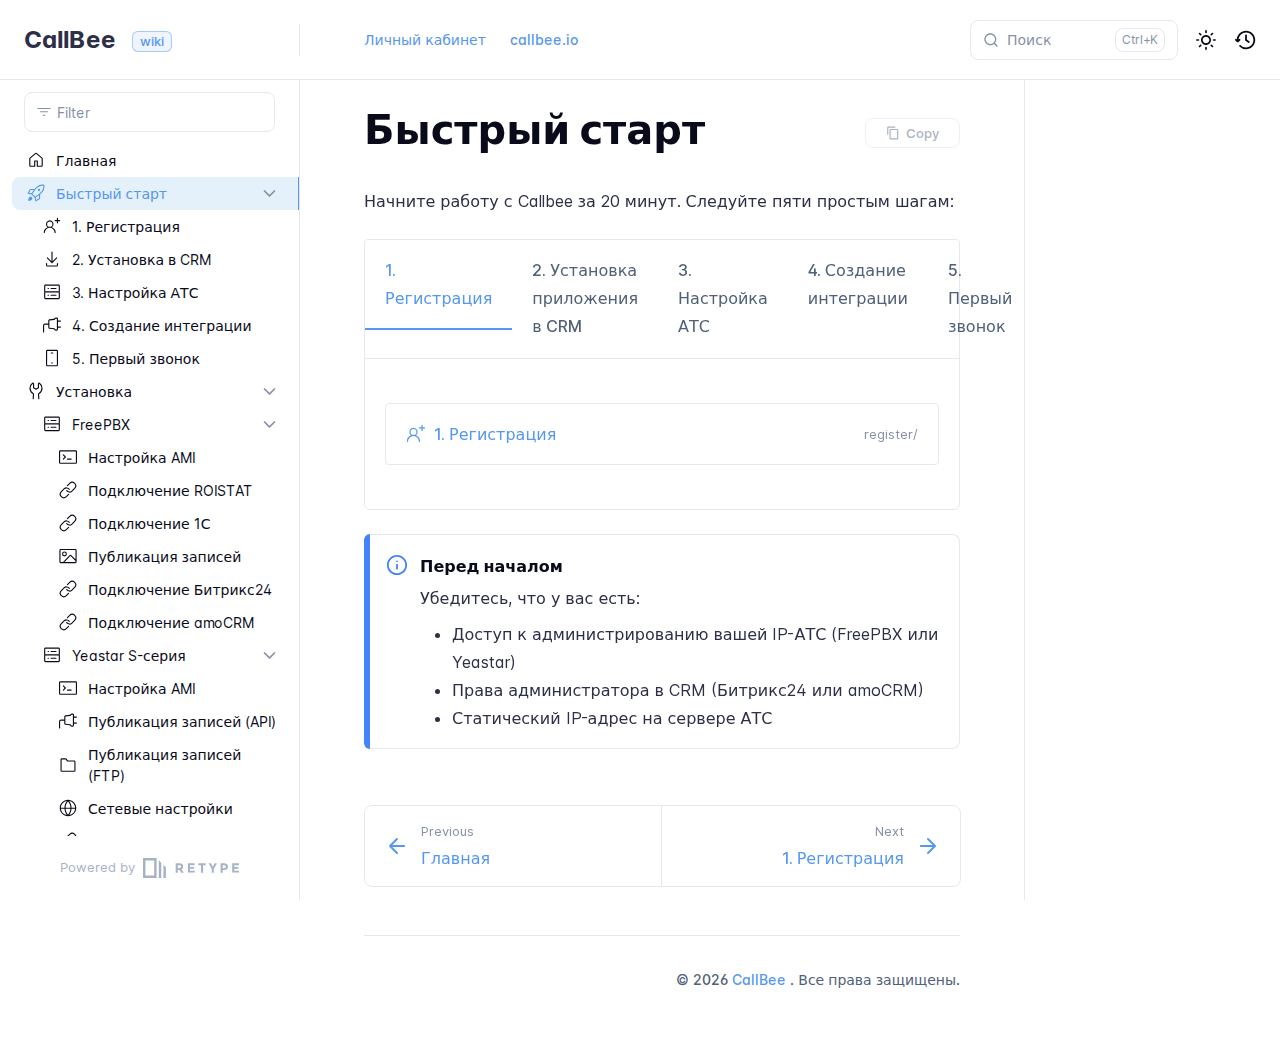
<file: quickstart/index.html>
<!DOCTYPE html>
<html lang="en" class="h-full">
<head>
    <meta charset="UTF-8">
    <meta name="viewport" content="width=device-width,initial-scale=1">
    <meta name="color-scheme" content="light dark">
    <meta name="turbo-cache-control" content="no-cache" data-turbo-track="reload" data-track-token="4.5.3.829753872022">

    <!-- See retype.com -->
    <meta name="generator" content="Retype 4.5.3">

    <!-- Primary Meta Tags -->
    <title>Быстрый старт | wiki.callbee.io - Сallbee - интеграции для IP-ATC FreePBX и Yeastar</title>
    <meta name="title" content="Быстрый старт | wiki.callbee.io - Сallbee - интеграции для IP-ATC FreePBX и Yeastar">
    <meta name="description" content="Начните работу с Callbee за 20 минут. Следуйте пяти простым шагам:">

    <!-- Canonical -->
    <link rel="canonical" href="https://wiki.callbee.io/quickstart/">
    <link rel="sitemap" type="application/xml" title="Sitemap" href="https://wiki.callbee.io/sitemap.xml">

    <!-- Open Graph -->
    <meta property="og:type" content="website">
    <meta property="og:url" content="https://wiki.callbee.io/quickstart/">
    <meta property="og:title" content="Быстрый старт | wiki.callbee.io - Сallbee - интеграции для IP-ATC FreePBX и Yeastar">
    <meta property="og:description" content="Начните работу с Callbee за 20 минут. Следуйте пяти простым шагам:">
    <meta property="og:site_name" content="CallBee">
    <meta property="og:locale" content="en_US">

    <!-- Twitter -->
    <meta name="twitter:card" content="summary_large_image">
    <meta name="twitter:url" content="https://wiki.callbee.io/quickstart/">
    <meta name="twitter:title" content="Быстрый старт | wiki.callbee.io - Сallbee - интеграции для IP-ATC FreePBX и Yeastar">
    <meta name="twitter:description" content="Начните работу с Callbee за 20 минут. Следуйте пяти простым шагам:">

    <!-- Alternate Markdown -->
    <link rel="alternate" type="text/markdown" href="https://wiki.callbee.io/quickstart/index.md">

    <script data-cfasync="false">(function(){var cl=document.documentElement.classList,ls=localStorage.getItem("retype_scheme"),hd=cl.contains("dark"),hl=cl.contains("light"),wm=window.matchMedia&&window.matchMedia("(prefers-color-scheme: dark)").matches;if(ls==="dark"||(!ls&&wm&&!hd&&!hl)){cl.remove("light");cl.add("dark")}else if(ls==="light"||(!ls&&!wm&&!hd&&!hl)){cl.remove("dark");cl.add("light")}})();</script>

    <link href="../resources/css/retype.css?v=4.5.3.829753872022" rel="stylesheet">

    <script data-cfasync="false" src="../resources/js/config.js?v=4.5.3.829753872022" data-turbo-eval="false" defer></script>
    <script data-cfasync="false" src="../resources/js/retype.js?v=4.5.3" data-turbo-eval="false" defer></script>
    <script id="lunr-js" data-cfasync="false" src="../resources/js/lunr.js?v=4.5.3.829753872022" data-turbo-eval="false" defer></script>
</head>
<body>
    <div id="retype-app" class="relative text-base antialiased text-base-text bg-base-bg font-body">
    <div class="absolute bottom-0 left-0" style="top: 5rem; right: 50%"></div>

    <header id="retype-header" class="sticky top-0 z-30 flex w-full h-16 bg-header-bg border-b border-header-border md:h-20">
        <div class="container relative flex items-center justify-between pr-6 grow md:justify-start">
            <!-- Mobile menu button skeleton -->
            <button v-cloak class="skeleton retype-mobile-menu-button flex items-center justify-center shrink-0 overflow-hidden dark:text-white focus:outline-hidden rounded-full w-10 h-10 ml-3.5 md:hidden"><svg xmlns="http://www.w3.org/2000/svg" class="mb-px shrink-0" width="24" height="24" viewBox="0 0 24 24" role="presentation" style="margin-bottom: 0px;"><g fill="currentColor"><path d="M2 4h20v2H2zM2 11h20v2H2zM2 18h20v2H2z"></path></g></svg></button>
            <div v-cloak id="retype-sidebar-left-toggle-button"></div>
    
            <!-- Logo -->
            <div class="flex items-center justify-between h-full py-2 md:w-75">
                <div class="flex items-center px-2 md:px-6">
                    <a id="retype-branding-logo" href="https://wiki.callbee.io/" class="flex items-center leading-snug text-2xl">
                        <span class="dark:text-white font-bold line-clamp-1 md:line-clamp-2">CallBee</span>
                    </a><span id="retype-branding-label" class="inline-flex mt-1 px-2 py-1 ml-4 text-xs font-medium leading-none items-center rounded-md bg-branding-label-bg text-branding-label-text ring-1 ring-branding-label-border ring-inset md:inline-block">wiki</span>
                </div>
    
                <span class="hidden h-8 border-r md:inline-block border-base-border"></span>
            </div>
    
            <div class="flex justify-between md:grow">
                <!-- Top Nav -->
                <nav id="retype-header-nav" class="hidden md:flex">
                    <ul class="flex flex-col mb-4 md:pl-16 md:mb-0 md:flex-row md:items-center">
                        <li class="mr-6">
                            <a class="py-2 md:mb-0 inline-flex items-center text-sm whitespace-nowrap transition-colors duration-200 ease-linear md:text-header-text font-header-text hover:text-header-text-hover" href="https://my.callbee.io" target="_blank">Личный кабинет</a>
                        </li>
                        <li class="mr-6">
                            <a class="py-2 md:mb-0 inline-flex items-center text-sm whitespace-nowrap transition-colors duration-200 ease-linear md:text-header-text font-header-text hover:text-header-text-hover" href="https://callbee.io" target="_blank">callbee.io</a>
                        </li>
    
                    </ul>
                </nav>
    
                <div v-cloak class="flex justify-end grow">
                    <div id="retype-mobile-search-button"></div>
                    <doc-search-desktop></doc-search-desktop>
    
                    <doc-theme-switch class="lg:ml-2"></doc-theme-switch>
                    <doc-history></doc-history>
                </div>
            </div>
        </div>
    </header>


    <div id="retype-container" class="container relative flex bg-white">
        <!-- Sidebar Skeleton -->
        <div v-cloak class="fixed flex flex-col shrink-0 duration-300 ease-in-out bg-sidebar-left-bg border-sidebar-left-border sidebar top-20 w-75 border-r h-screen md:sticky transition-transform skeleton">
        
            <div class="flex items-center h-16 px-6">
                <input id="retype-filter-input-mock" class="w-full h-10 pl-8 px-3 py-2 transition-colors duration-200 ease-linear bg-filter-bg border border-filter-border rounded-lg shadow-none md:text-sm hover:border-filter-border-hover focus:outline-hidden focus:border-filter-border-focus placeholder-filter-placeholder" type="text">
            </div>
        
            <div class="pl-6 mt-1 mb-4">
                <div class="w-32 h-3 mb-4 bg-skeleton-bg rounded-full loading"></div>
                <div class="w-48 h-3 mb-4 bg-skeleton-bg rounded-full loading"></div>
                <div class="w-40 h-3 mb-4 bg-skeleton-bg rounded-full loading"></div>
                <div class="w-32 h-3 mb-4 bg-skeleton-bg rounded-full loading"></div>
                <div class="w-48 h-3 mb-4 bg-skeleton-bg rounded-full loading"></div>
                <div class="w-40 h-3 mb-4 bg-skeleton-bg rounded-full loading"></div>
            </div>
        
            <div class="shrink-0 mt-auto bg-transparent dark:border-base-border">
                <a class="flex items-center justify-center flex-nowrap h-16 text-gray-350 dark:text-dark-400 hover:text-gray-600 dark:hover:text-dark-300 transition-colors duration-150 ease-in docs-powered-by" target="_blank" href="https://retype.com/" rel="noopener">
                    <span class="text-xs whitespace-nowrap">Powered by</span>
                    <svg xmlns="http://www.w3.org/2000/svg" class="ml-2" fill="currentColor" width="96" height="20" overflow="visible"><path d="M0 0v20h13.59V0H0zm11.15 17.54H2.44V2.46h8.71v15.08zM15.8 20h2.44V4.67L15.8 2.22zM20.45 6.89V20h2.44V9.34z"/><g><path d="M40.16 8.44c0 1.49-.59 2.45-1.75 2.88l2.34 3.32h-2.53l-2.04-2.96h-1.43v2.96h-2.06V5.36h3.5c1.43 0 2.46.24 3.07.73s.9 1.27.9 2.35zm-2.48 1.1c.26-.23.38-.59.38-1.09 0-.5-.13-.84-.4-1.03s-.73-.28-1.39-.28h-1.54v2.75h1.5c.72 0 1.2-.12 1.45-.35zM51.56 5.36V7.2h-4.59v1.91h4.13v1.76h-4.13v1.92h4.74v1.83h-6.79V5.36h6.64zM60.09 7.15v7.48h-2.06V7.15h-2.61V5.36h7.28v1.79h-2.61zM70.81 14.64h-2.06v-3.66l-3.19-5.61h2.23l1.99 3.45 1.99-3.45H74l-3.19 5.61v3.66zM83.99 6.19c.65.55.97 1.4.97 2.55s-.33 1.98-1 2.51-1.68.8-3.04.8h-1.23v2.59h-2.06V5.36h3.26c1.42 0 2.45.28 3.1.83zm-1.51 3.65c.25-.28.37-.69.37-1.22s-.16-.92-.48-1.14c-.32-.23-.82-.34-1.5-.34H79.7v3.12h1.38c.68 0 1.15-.14 1.4-.42zM95.85 5.36V7.2h-4.59v1.91h4.13v1.76h-4.13v1.92H96v1.83h-6.79V5.36h6.64z"/></g></svg>
                </a>
            </div>
        </div>
        
        <!-- Sidebar component -->
        <doc-sidebar v-cloak>
            <template #sidebar-footer>
                <div class="shrink-0 mt-auto border-t md:bg-transparent md:border-none dark:border-base-border">
        
                    <div class="py-3 px-6 md:hidden border-b dark:border-base-border">
                        <nav>
                            <ul class="flex flex-wrap justify-center items-center">
                                <li class="mr-6">
                                    <a class="block py-1 inline-flex items-center text-sm whitespace-nowrap transition-colors duration-200 ease-linear md:text-header-text font-header-text hover:text-header-text-hover" href="https://my.callbee.io" target="_blank">Личный кабинет</a>
                                </li>
                                <li class="mr-6">
                                    <a class="block py-1 inline-flex items-center text-sm whitespace-nowrap transition-colors duration-200 ease-linear md:text-header-text font-header-text hover:text-header-text-hover" href="https://callbee.io" target="_blank">callbee.io</a>
                                </li>
        
                            </ul>
                        </nav>
                    </div>
        
                    <a class="flex items-center justify-center flex-nowrap h-16 text-gray-350 dark:text-dark-400 hover:text-gray-600 dark:hover:text-dark-300 transition-colors duration-150 ease-in docs-powered-by" target="_blank" href="https://retype.com/" rel="noopener">
                        <span class="text-xs whitespace-nowrap">Powered by</span>
                        <svg xmlns="http://www.w3.org/2000/svg" class="ml-2" fill="currentColor" width="96" height="20" overflow="visible"><path d="M0 0v20h13.59V0H0zm11.15 17.54H2.44V2.46h8.71v15.08zM15.8 20h2.44V4.67L15.8 2.22zM20.45 6.89V20h2.44V9.34z"/><g><path d="M40.16 8.44c0 1.49-.59 2.45-1.75 2.88l2.34 3.32h-2.53l-2.04-2.96h-1.43v2.96h-2.06V5.36h3.5c1.43 0 2.46.24 3.07.73s.9 1.27.9 2.35zm-2.48 1.1c.26-.23.38-.59.38-1.09 0-.5-.13-.84-.4-1.03s-.73-.28-1.39-.28h-1.54v2.75h1.5c.72 0 1.2-.12 1.45-.35zM51.56 5.36V7.2h-4.59v1.91h4.13v1.76h-4.13v1.92h4.74v1.83h-6.79V5.36h6.64zM60.09 7.15v7.48h-2.06V7.15h-2.61V5.36h7.28v1.79h-2.61zM70.81 14.64h-2.06v-3.66l-3.19-5.61h2.23l1.99 3.45 1.99-3.45H74l-3.19 5.61v3.66zM83.99 6.19c.65.55.97 1.4.97 2.55s-.33 1.98-1 2.51-1.68.8-3.04.8h-1.23v2.59h-2.06V5.36h3.26c1.42 0 2.45.28 3.1.83zm-1.51 3.65c.25-.28.37-.69.37-1.22s-.16-.92-.48-1.14c-.32-.23-.82-.34-1.5-.34H79.7v3.12h1.38c.68 0 1.15-.14 1.4-.42zM95.85 5.36V7.2h-4.59v1.91h4.13v1.76h-4.13v1.92H96v1.83h-6.79V5.36h6.64z"/></g></svg>
                    </a>
                </div>
            </template>
        </doc-sidebar>

        <div class="grow min-w-0 bg-body-bg">
            <!-- Render "toolbar" template here on api pages --><!-- Render page content -->
<div class="flex">
    <div id="retype-main" class="min-w-0 p-4 grow md:px-16">
        <main class="relative pb-12 lg:pt-2">
            <div class="relative retype-markdown" id="retype-content">
                <!-- Rendered if sidebar right is enabled -->
                <div id="retype-sidebar-right-toggle"></div>
                <doc-page-actions></doc-page-actions>

                <!-- Page content  -->
<h1 id="быстрый-старт">Быстрый старт</h1>
<p>Начните работу с Callbee за 20 минут. Следуйте пяти простым шагам:</p>
<doc-tabs>
<doc-tab v-cloak id="1-регистрация">
<template #title>1. Регистрация</template>
<p>
<div class="mb-6 px-5 py-4 flex justify-between relative border border-base-border hover:border-base-border-hover rounded transition-colors duration-150">
    <div class="flex items-center text-base-500">
        <span class="inline-flex items-center justify-center leading-none">
            <svg xmlns="http://www.w3.org/2000/svg" class="block shrink-0" width="20" height="20" viewBox="0 0 24 24" role="presentation" fill="currentColor"><path d="M4 9.5a5 5 0 1 1 7.916 4.062 7.973 7.973 0 0 1 5.018 7.166.75.75 0 1 1-1.499.044 6.469 6.469 0 0 0-12.932 0 .75.75 0 0 1-1.499-.044 7.972 7.972 0 0 1 5.059-7.181A4.994 4.994 0 0 1 4 9.5ZM9 6a3.5 3.5 0 1 0 0 7 3.5 3.5 0 0 0 0-7Zm10.25-5a.75.75 0 0 1 .75.75V4h2.25a.75.75 0 0 1 0 1.5H20v2.25a.75.75 0 0 1-1.5 0V5.5h-2.25a.75.75 0 0 1 0-1.5h2.25V1.75a.75.75 0 0 1 .75-.75Z"/></svg>
        </span>
        <span class="inline-block font-medium ml-2">1. Регистрация</span>
    </div>
    <div class="flex items-center text-xs text-gray-400 dark:text-dark-400">
        <span>register/</span>
    </div>
    <a href="register/" class="absolute block inset-0"></a>
</div>
</p>
</doc-tab>
<doc-tab v-cloak id="2-установка-приложения-в-crm">
<template #title>2. Установка приложения в CRM</template>
<p>
<div class="mb-6 px-5 py-4 flex justify-between relative border border-base-border hover:border-base-border-hover rounded transition-colors duration-150">
    <div class="flex items-center text-base-500">
        <span class="inline-flex items-center justify-center leading-none">
            <svg xmlns="http://www.w3.org/2000/svg" class="block shrink-0" width="20" height="20" viewBox="0 0 24 24" role="presentation" fill="currentColor"><path d="M4.75 17.25a.75.75 0 0 1 .75.75v2.25c0 .138.112.25.25.25h12.5a.25.25 0 0 0 .25-.25V18a.75.75 0 0 1 1.5 0v2.25A1.75 1.75 0 0 1 18.25 22H5.75A1.75 1.75 0 0 1 4 20.25V18a.75.75 0 0 1 .75-.75Z"/><path d="M5.22 9.97a.749.749 0 0 1 1.06 0l4.97 4.969V2.75a.75.75 0 0 1 1.5 0v12.189l4.97-4.969a.749.749 0 1 1 1.06 1.06l-6.25 6.25a.749.749 0 0 1-1.06 0l-6.25-6.25a.749.749 0 0 1 0-1.06Z"/></svg>
        </span>
        <span class="inline-block font-medium ml-2">2. Установка в CRM</span>
    </div>
    <div class="flex items-center text-xs text-gray-400 dark:text-dark-400">
        <span>install-app/</span>
    </div>
    <a href="install-app/" class="absolute block inset-0"></a>
</div>
</p>
</doc-tab>
<doc-tab v-cloak id="3-настройка-атс">
<template #title>3. Настройка АТС</template>
<p>
<div class="mb-6 px-5 py-4 flex justify-between relative border border-base-border hover:border-base-border-hover rounded transition-colors duration-150">
    <div class="flex items-center text-base-500">
        <span class="inline-flex items-center justify-center leading-none">
            <svg xmlns="http://www.w3.org/2000/svg" class="block shrink-0" width="20" height="20" viewBox="0 0 24 24" role="presentation" fill="currentColor"><path d="M10.75 6.5a.75.75 0 0 0 0 1.5h6.5a.75.75 0 0 0 0-1.5h-6.5ZM6 7.25a.75.75 0 0 1 .75-.75h.5a.75.75 0 0 1 0 1.5h-.5A.75.75 0 0 1 6 7.25Zm4 9a.75.75 0 0 1 .75-.75h6.5a.75.75 0 0 1 0 1.5h-6.5a.75.75 0 0 1-.75-.75Zm-3.25-.75a.75.75 0 0 0 0 1.5h.5a.75.75 0 0 0 0-1.5h-.5Z"/><path d="M3.25 2h17.5c.966 0 1.75.784 1.75 1.75v7c0 .372-.116.716-.314 1 .198.284.314.628.314 1v7a1.75 1.75 0 0 1-1.75 1.75H3.25a1.75 1.75 0 0 1-1.75-1.75v-7c0-.358.109-.707.314-1a1.741 1.741 0 0 1-.314-1v-7C1.5 2.784 2.284 2 3.25 2Zm0 10.5a.25.25 0 0 0-.25.25v7c0 .138.112.25.25.25h17.5a.25.25 0 0 0 .25-.25v-7a.25.25 0 0 0-.25-.25Zm0-1.5h17.5a.25.25 0 0 0 .25-.25v-7a.25.25 0 0 0-.25-.25H3.25a.25.25 0 0 0-.25.25v7c0 .138.112.25.25.25Z"/></svg>
        </span>
        <span class="inline-block font-medium ml-2">3. Настройка АТС</span>
    </div>
    <div class="flex items-center text-xs text-gray-400 dark:text-dark-400">
        <span>pbx-setup/</span>
    </div>
    <a href="pbx-setup/" class="absolute block inset-0"></a>
</div>
</p>
</doc-tab>
<doc-tab v-cloak id="4-создание-интеграции">
<template #title>4. Создание интеграции</template>
<p>
<div class="mb-6 px-5 py-4 flex justify-between relative border border-base-border hover:border-base-border-hover rounded transition-colors duration-150">
    <div class="flex items-center text-base-500">
        <span class="inline-flex items-center justify-center leading-none">
            <svg xmlns="http://www.w3.org/2000/svg" class="block shrink-0" width="20" height="20" viewBox="0 0 24 24" role="presentation" fill="currentColor"><path d="M7 11.5H2.938c-.794 0-1.438.644-1.438 1.437v8.313a.75.75 0 0 1-1.5 0v-8.312A2.939 2.939 0 0 1 2.937 10H7V6.151c0-.897.678-1.648 1.57-1.74l6.055-.626 1.006-1.174A1.752 1.752 0 0 1 16.96 2h1.29c.966 0 1.75.784 1.75 1.75V6h3.25a.75.75 0 0 1 0 1.5H20V14h3.25a.75.75 0 0 1 0 1.5H20v2.25a1.75 1.75 0 0 1-1.75 1.75h-1.29a1.75 1.75 0 0 1-1.329-.611l-1.006-1.174-6.055-.627A1.749 1.749 0 0 1 7 15.348Zm9.77-7.913v.001l-1.201 1.4a.75.75 0 0 1-.492.258l-6.353.657a.25.25 0 0 0-.224.249v9.196a.25.25 0 0 0 .224.249l6.353.657c.191.02.368.112.493.258l1.2 1.401a.252.252 0 0 0 .19.087h1.29a.25.25 0 0 0 .25-.25v-14a.25.25 0 0 0-.25-.25h-1.29a.252.252 0 0 0-.19.087Z"/></svg>
        </span>
        <span class="inline-block font-medium ml-2">4. Создание интеграции</span>
    </div>
    <div class="flex items-center text-xs text-gray-400 dark:text-dark-400">
        <span>create-service/</span>
    </div>
    <a href="create-service/" class="absolute block inset-0"></a>
</div>
</p>
</doc-tab>
<doc-tab v-cloak id="5-первый-звонок">
<template #title>5. Первый звонок</template>
<p>
<div class="mb-6 px-5 py-4 flex justify-between relative border border-base-border hover:border-base-border-hover rounded transition-colors duration-150">
    <div class="flex items-center text-base-500">
        <span class="inline-flex items-center justify-center leading-none">
            <svg xmlns="http://www.w3.org/2000/svg" class="block shrink-0" width="20" height="20" viewBox="0 0 24 24" role="presentation" fill="currentColor"><path d="M10.25 5.25A.75.75 0 0 1 11 4.5h2A.75.75 0 0 1 13 6h-2a.75.75 0 0 1-.75-.75ZM12 19.5a1 1 0 1 0 0-2 1 1 0 0 0 0 2Z"/><path d="M4 2.75C4 1.784 4.784 1 5.75 1h12.5c.966 0 1.75.784 1.75 1.75v18.5A1.75 1.75 0 0 1 18.25 23H5.75A1.75 1.75 0 0 1 4 21.25Zm1.75-.25a.25.25 0 0 0-.25.25v18.5c0 .138.112.25.25.25h12.5a.25.25 0 0 0 .25-.25V2.75a.25.25 0 0 0-.25-.25Z"/></svg>
        </span>
        <span class="inline-block font-medium ml-2">5. Первый звонок</span>
    </div>
    <div class="flex items-center text-xs text-gray-400 dark:text-dark-400">
        <span>first-call/</span>
    </div>
    <a href="first-call/" class="absolute block inset-0"></a>
</div>
</p>
</doc-tab>
</doc-tabs>
<div class="flex mb-6">
    <div class="shrink-0 w-1.5 rounded-tl-lg rounded-bl-lg bg-callout-primary"></div>
    <div class="flex w-full py-4 border border-l-0 rounded-tr-lg rounded-br-lg doc-callout bg-callout-base-bg border-callout-base-border" role="alert">
        <div class="flex items-center ml-4 h-7">
            <svg xmlns="http://www.w3.org/2000/svg" class="block text-callout-primary" width="22" height="22" viewBox="0 0 24 24" role="presentation">
                <g fill="currentColor"><g>
                    <path d="M12 1C5.93 1 1 5.93 1 12s4.93 11 11 11 11-4.93 11-11S18.07 1 12 1zm0 20c-4.96 0-9-4.04-9-9s4.04-9 9-9 9 4.04 9 9-4.04 9-9 9z"></path>
                    <path d="M12 11c-.55 0-1 .45-1 1v4c0 .55.45 1 1 1s1-.45 1-1v-4c0-.55-.45-1-1-1zM12.01 7c-.56 0-1 .45-1 1s.45 1 1 1 1-.45 1-1-.45-1-1-1z"></path>
                    <path fill="none" d="M0 0h24v24H0z"></path>
                </g></g>
            </svg>
        </div>
        <div class="pr-5 ml-3 w-full">
            <h5>Перед началом</h5>
<p>Убедитесь, что у вас есть:</p>
<ul>
<li>Доступ к администрированию вашей IP-АТС (FreePBX или Yeastar)</li>
<li>Права администратора в CRM (Битрикс24 или amoCRM)</li>
<li>Статический IP-адрес на сервере АТС</li>
</ul>
        </div>
    </div>
</div>

                
                <!-- Required only on API pages -->
                <doc-toolbar-member-filter-no-results></doc-toolbar-member-filter-no-results>
            </div>
            <footer id="retype-content-footer" class="clear-both">
            
                <nav id="retype-nextprev" class="print:hidden flex mt-14">
                    <div class="w-1/2">
                        <a class="px-5 py-4 h-full flex items-center break-normal font-medium text-body-link border border-base-border hover:border-base-border-hover rounded-l-lg transition-colors duration-150 relative hover:z-5" href="../">
                            <svg xmlns="http://www.w3.org/2000/svg" class="mr-3" width="24" height="24" viewBox="0 0 24 24" fill="currentColor" overflow="visible"><path d="M19 11H7.41l5.29-5.29a.996.996 0 10-1.41-1.41l-7 7a1 1 0 000 1.42l7 7a1.024 1.024 0 001.42-.01.996.996 0 000-1.41L7.41 13H19c.55 0 1-.45 1-1s-.45-1-1-1z" /><path fill="none" d="M0 0h24v24H0z" /></svg>
                            <span>
                                <span class="block text-xs font-normal text-base-text-muted">Previous</span>
                                <span class="block mt-1">Главная</span>
                            </span>
                        </a>
                    </div>
            
                    <div class="w-1/2">
                        <a class="px-5 py-4 -mx-px h-full flex items-center justify-end break-normal font-medium text-body-link border border-base-border hover:border-base-border-hover rounded-r-lg transition-colors duration-150 relative hover:z-5" href="../quickstart/register/">
                            <span>
                                <span class="block text-xs font-normal text-right text-base-text-muted">Next</span>
                                <span class="block mt-1">1. Регистрация</span>
                            </span>
                            <svg xmlns="http://www.w3.org/2000/svg" class="ml-3" width="24" height="24" viewBox="0 0 24 24" fill="currentColor" overflow="visible"><path d="M19.92 12.38a1 1 0 00-.22-1.09l-7-7a.996.996 0 10-1.41 1.41l5.3 5.3H5c-.55 0-1 .45-1 1s.45 1 1 1h11.59l-5.29 5.29a.996.996 0 000 1.41c.19.2.44.3.7.3s.51-.1.71-.29l7-7c.09-.09.16-.21.21-.33z" /><path fill="none" d="M0 0h24v24H0z" /></svg>
                        </a>
                    </div>
                </nav>
            </footer>
        </main>

        <div id="retype-page-footer" class="print:border-none border-t border-base-border pt-6 mb-8">
            <footer class="flex flex-wrap items-center justify-between print:justify-center">
                <div id="retype-footer-links" class="print:hidden">
                    <ul class="flex flex-wrap items-center text-sm">
                    </ul>
                </div>
                <div id="retype-copyright" class="print:justify-center py-2 text-footer-text font-footer-link text-sm leading-relaxed"><p>© 2026 <a href="https://callbee.io/">CallBee</a> . Все права защищены.</p></div>
            </footer>
        </div>
    </div>

    <!-- Rendered if sidebar right is enabled -->
    <!-- Sidebar right skeleton-->
    <div v-cloak class="fixed top-0 bottom-0 right-0 translate-x-full bg-sidebar-right-bg border-sidebar-right-border lg:sticky lg:border-l lg:shrink-0 lg:pt-6 lg:translate-x-0 sm:w-1/2 lg:w-64 lg:z-0 md:w-104 sidebar-right skeleton">
        <div class="pl-5">
            <div class="w-32 h-3 mb-4 bg-skeleton-bg rounded-full loading"></div>
            <div class="w-48 h-3 mb-4 bg-skeleton-bg rounded-full loading"></div>
            <div class="w-40 h-3 mb-4 bg-skeleton-bg rounded-full loading"></div>
        </div>
    </div>

    <!-- User should be able to hide sidebar right -->
    <doc-sidebar-right v-cloak></doc-sidebar-right>
</div>

        </div>
    </div>

    <doc-search-mobile></doc-search-mobile>
    <doc-back-to-top></doc-back-to-top>
</div>


    <div id="retype-overlay-target"></div>

        <script data-cfasync="false">window.__DOCS__ = { "title": "Быстрый старт", level: 1, icon: "file", hasPrism: false, hasInstagram: false, hasMermaid: false, hasMath: false, tocDepth: 23, "md": "/quickstart/index.md" }</script>
</body>
</html>
</file>
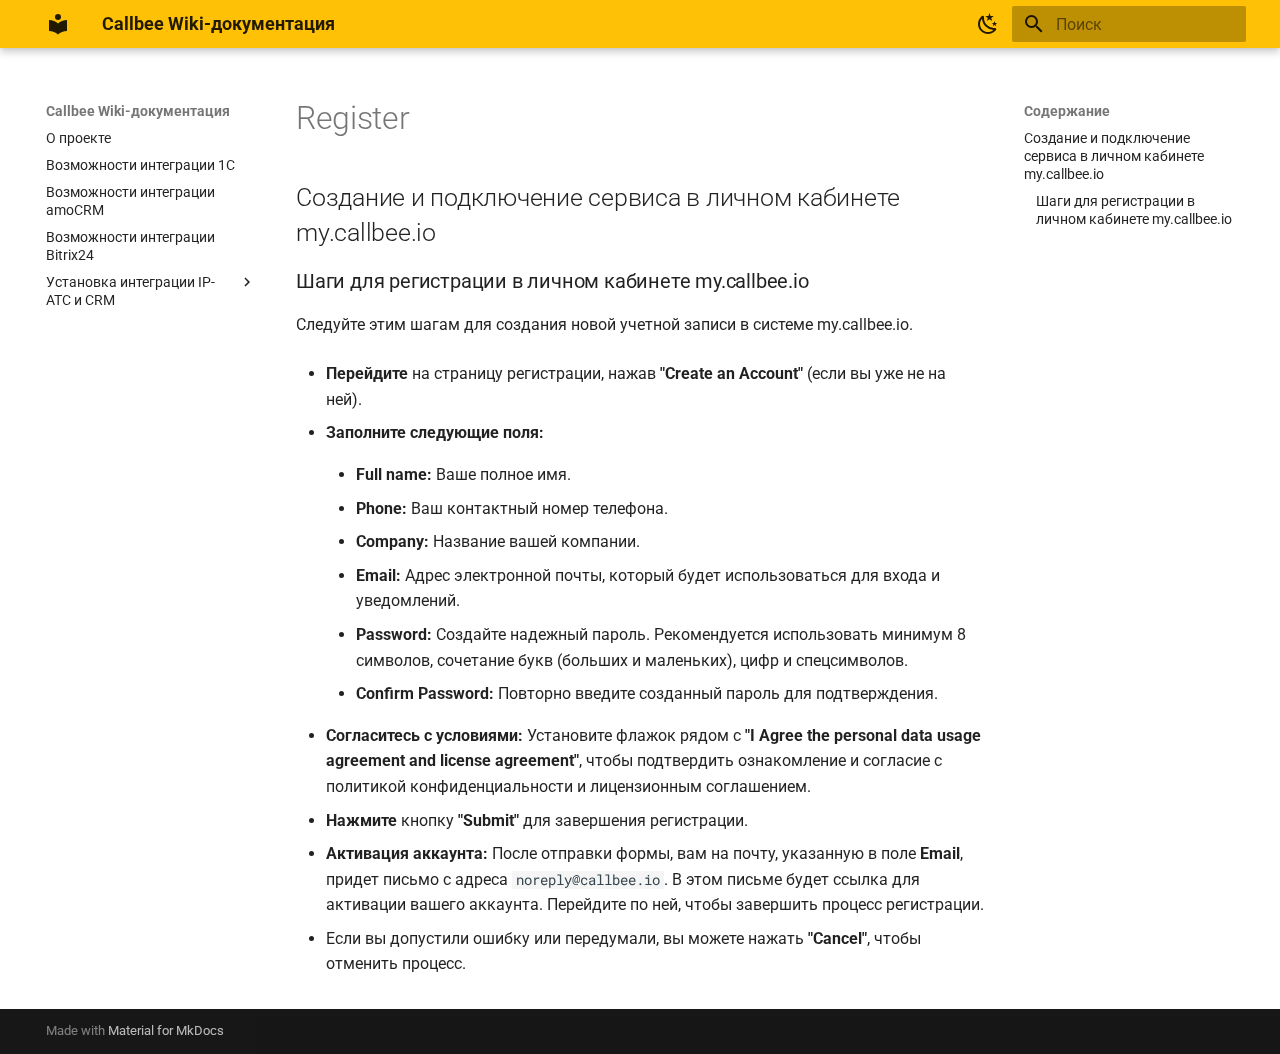
<file: register/index.html>
<!doctype html>
<html lang="ru" class="no-js">
  <head>
    
      <meta charset="utf-8">
      <meta name="viewport" content="width=device-width,initial-scale=1">
      
      
      
        <link rel="canonical" href="http://callbee.io/register/">
      
      
      
      
      <link rel="icon" href="../assets/images/favicon.png">
      <meta name="generator" content="mkdocs-1.6.1, mkdocs-material-9.6.16">
    
    
      
        <title>Register - Callbee Wiki-документация</title>
      
    
    
      <link rel="stylesheet" href="../assets/stylesheets/main.7e37652d.min.css">
      
        
        <link rel="stylesheet" href="../assets/stylesheets/palette.06af60db.min.css">
      
      


    
    
      
    
    
      
        
        
        <link rel="preconnect" href="https://fonts.gstatic.com" crossorigin>
        <link rel="stylesheet" href="https://fonts.googleapis.com/css?family=Roboto:300,300i,400,400i,700,700i%7CRoboto+Mono:400,400i,700,700i&display=fallback">
        <style>:root{--md-text-font:"Roboto";--md-code-font:"Roboto Mono"}</style>
      
    
    
    <script>__md_scope=new URL("..",location),__md_hash=e=>[...e].reduce(((e,_)=>(e<<5)-e+_.charCodeAt(0)),0),__md_get=(e,_=localStorage,t=__md_scope)=>JSON.parse(_.getItem(t.pathname+"."+e)),__md_set=(e,_,t=localStorage,a=__md_scope)=>{try{t.setItem(a.pathname+"."+e,JSON.stringify(_))}catch(e){}}</script>
    
      

    
    
    
  </head>
  
  
    
    
      
    
    
    
    
    <body dir="ltr" data-md-color-scheme="default" data-md-color-primary="amber" data-md-color-accent="amber">
  
    
    <input class="md-toggle" data-md-toggle="drawer" type="checkbox" id="__drawer" autocomplete="off">
    <input class="md-toggle" data-md-toggle="search" type="checkbox" id="__search" autocomplete="off">
    <label class="md-overlay" for="__drawer"></label>
    <div data-md-component="skip">
      
        
        <a href="#mycallbeeio" class="md-skip">
          Перейти к содержанию
        </a>
      
    </div>
    <div data-md-component="announce">
      
    </div>
    
    
      

  

<header class="md-header md-header--shadow" data-md-component="header">
  <nav class="md-header__inner md-grid" aria-label="Верхний колонтитул">
    <a href=".." title="Callbee Wiki-документация" class="md-header__button md-logo" aria-label="Callbee Wiki-документация" data-md-component="logo">
      
  
  <svg xmlns="http://www.w3.org/2000/svg" viewBox="0 0 24 24"><path d="M12 8a3 3 0 0 0 3-3 3 3 0 0 0-3-3 3 3 0 0 0-3 3 3 3 0 0 0 3 3m0 3.54C9.64 9.35 6.5 8 3 8v11c3.5 0 6.64 1.35 9 3.54 2.36-2.19 5.5-3.54 9-3.54V8c-3.5 0-6.64 1.35-9 3.54"/></svg>

    </a>
    <label class="md-header__button md-icon" for="__drawer">
      
      <svg xmlns="http://www.w3.org/2000/svg" viewBox="0 0 24 24"><path d="M3 6h18v2H3zm0 5h18v2H3zm0 5h18v2H3z"/></svg>
    </label>
    <div class="md-header__title" data-md-component="header-title">
      <div class="md-header__ellipsis">
        <div class="md-header__topic">
          <span class="md-ellipsis">
            Callbee Wiki-документация
          </span>
        </div>
        <div class="md-header__topic" data-md-component="header-topic">
          <span class="md-ellipsis">
            
              Register
            
          </span>
        </div>
      </div>
    </div>
    
      
        <form class="md-header__option" data-md-component="palette">
  
    
    
    
    <input class="md-option" data-md-color-media="" data-md-color-scheme="default" data-md-color-primary="amber" data-md-color-accent="amber"  aria-label="Switch to dark mode"  type="radio" name="__palette" id="__palette_0">
    
      <label class="md-header__button md-icon" title="Switch to dark mode" for="__palette_1" hidden>
        <svg xmlns="http://www.w3.org/2000/svg" viewBox="0 0 24 24"><path d="m17.75 4.09-2.53 1.94.91 3.06-2.63-1.81-2.63 1.81.91-3.06-2.53-1.94L12.44 4l1.06-3 1.06 3zm3.5 6.91-1.64 1.25.59 1.98-1.7-1.17-1.7 1.17.59-1.98L15.75 11l2.06-.05L18.5 9l.69 1.95zm-2.28 4.95c.83-.08 1.72 1.1 1.19 1.85-.32.45-.66.87-1.08 1.27C15.17 23 8.84 23 4.94 19.07c-3.91-3.9-3.91-10.24 0-14.14.4-.4.82-.76 1.27-1.08.75-.53 1.93.36 1.85 1.19-.27 2.86.69 5.83 2.89 8.02a9.96 9.96 0 0 0 8.02 2.89m-1.64 2.02a12.08 12.08 0 0 1-7.8-3.47c-2.17-2.19-3.33-5-3.49-7.82-2.81 3.14-2.7 7.96.31 10.98 3.02 3.01 7.84 3.12 10.98.31"/></svg>
      </label>
    
  
    
    
    
    <input class="md-option" data-md-color-media="" data-md-color-scheme="slate" data-md-color-primary="deep-orange" data-md-color-accent="deep-orange"  aria-label="Switch to light mode"  type="radio" name="__palette" id="__palette_1">
    
      <label class="md-header__button md-icon" title="Switch to light mode" for="__palette_0" hidden>
        <svg xmlns="http://www.w3.org/2000/svg" viewBox="0 0 24 24"><path d="M12 7a5 5 0 0 1 5 5 5 5 0 0 1-5 5 5 5 0 0 1-5-5 5 5 0 0 1 5-5m0 2a3 3 0 0 0-3 3 3 3 0 0 0 3 3 3 3 0 0 0 3-3 3 3 0 0 0-3-3m0-7 2.39 3.42C13.65 5.15 12.84 5 12 5s-1.65.15-2.39.42zM3.34 7l4.16-.35A7.2 7.2 0 0 0 5.94 8.5c-.44.74-.69 1.5-.83 2.29zm.02 10 1.76-3.77a7.131 7.131 0 0 0 2.38 4.14zM20.65 7l-1.77 3.79a7.02 7.02 0 0 0-2.38-4.15zm-.01 10-4.14.36c.59-.51 1.12-1.14 1.54-1.86.42-.73.69-1.5.83-2.29zM12 22l-2.41-3.44c.74.27 1.55.44 2.41.44.82 0 1.63-.17 2.37-.44z"/></svg>
      </label>
    
  
</form>
      
    
    
      <script>var palette=__md_get("__palette");if(palette&&palette.color){if("(prefers-color-scheme)"===palette.color.media){var media=matchMedia("(prefers-color-scheme: light)"),input=document.querySelector(media.matches?"[data-md-color-media='(prefers-color-scheme: light)']":"[data-md-color-media='(prefers-color-scheme: dark)']");palette.color.media=input.getAttribute("data-md-color-media"),palette.color.scheme=input.getAttribute("data-md-color-scheme"),palette.color.primary=input.getAttribute("data-md-color-primary"),palette.color.accent=input.getAttribute("data-md-color-accent")}for(var[key,value]of Object.entries(palette.color))document.body.setAttribute("data-md-color-"+key,value)}</script>
    
    
    
      
      
        <label class="md-header__button md-icon" for="__search">
          
          <svg xmlns="http://www.w3.org/2000/svg" viewBox="0 0 24 24"><path d="M9.5 3A6.5 6.5 0 0 1 16 9.5c0 1.61-.59 3.09-1.56 4.23l.27.27h.79l5 5-1.5 1.5-5-5v-.79l-.27-.27A6.52 6.52 0 0 1 9.5 16 6.5 6.5 0 0 1 3 9.5 6.5 6.5 0 0 1 9.5 3m0 2C7 5 5 7 5 9.5S7 14 9.5 14 14 12 14 9.5 12 5 9.5 5"/></svg>
        </label>
        <div class="md-search" data-md-component="search" role="dialog">
  <label class="md-search__overlay" for="__search"></label>
  <div class="md-search__inner" role="search">
    <form class="md-search__form" name="search">
      <input type="text" class="md-search__input" name="query" aria-label="Поиск" placeholder="Поиск" autocapitalize="off" autocorrect="off" autocomplete="off" spellcheck="false" data-md-component="search-query" required>
      <label class="md-search__icon md-icon" for="__search">
        
        <svg xmlns="http://www.w3.org/2000/svg" viewBox="0 0 24 24"><path d="M9.5 3A6.5 6.5 0 0 1 16 9.5c0 1.61-.59 3.09-1.56 4.23l.27.27h.79l5 5-1.5 1.5-5-5v-.79l-.27-.27A6.52 6.52 0 0 1 9.5 16 6.5 6.5 0 0 1 3 9.5 6.5 6.5 0 0 1 9.5 3m0 2C7 5 5 7 5 9.5S7 14 9.5 14 14 12 14 9.5 12 5 9.5 5"/></svg>
        
        <svg xmlns="http://www.w3.org/2000/svg" viewBox="0 0 24 24"><path d="M20 11v2H8l5.5 5.5-1.42 1.42L4.16 12l7.92-7.92L13.5 5.5 8 11z"/></svg>
      </label>
      <nav class="md-search__options" aria-label="Поиск">
        
        <button type="reset" class="md-search__icon md-icon" title="Очистить" aria-label="Очистить" tabindex="-1">
          
          <svg xmlns="http://www.w3.org/2000/svg" viewBox="0 0 24 24"><path d="M19 6.41 17.59 5 12 10.59 6.41 5 5 6.41 10.59 12 5 17.59 6.41 19 12 13.41 17.59 19 19 17.59 13.41 12z"/></svg>
        </button>
      </nav>
      
    </form>
    <div class="md-search__output">
      <div class="md-search__scrollwrap" tabindex="0" data-md-scrollfix>
        <div class="md-search-result" data-md-component="search-result">
          <div class="md-search-result__meta">
            Инициализация поиска
          </div>
          <ol class="md-search-result__list" role="presentation"></ol>
        </div>
      </div>
    </div>
  </div>
</div>
      
    
    
  </nav>
  
</header>
    
    <div class="md-container" data-md-component="container">
      
      
        
          
        
      
      <main class="md-main" data-md-component="main">
        <div class="md-main__inner md-grid">
          
            
              
              <div class="md-sidebar md-sidebar--primary" data-md-component="sidebar" data-md-type="navigation" >
                <div class="md-sidebar__scrollwrap">
                  <div class="md-sidebar__inner">
                    



<nav class="md-nav md-nav--primary" aria-label="Навигация" data-md-level="0">
  <label class="md-nav__title" for="__drawer">
    <a href=".." title="Callbee Wiki-документация" class="md-nav__button md-logo" aria-label="Callbee Wiki-документация" data-md-component="logo">
      
  
  <svg xmlns="http://www.w3.org/2000/svg" viewBox="0 0 24 24"><path d="M12 8a3 3 0 0 0 3-3 3 3 0 0 0-3-3 3 3 0 0 0-3 3 3 3 0 0 0 3 3m0 3.54C9.64 9.35 6.5 8 3 8v11c3.5 0 6.64 1.35 9 3.54 2.36-2.19 5.5-3.54 9-3.54V8c-3.5 0-6.64 1.35-9 3.54"/></svg>

    </a>
    Callbee Wiki-документация
  </label>
  
  <ul class="md-nav__list" data-md-scrollfix>
    
      
      
  
  
  
  
    <li class="md-nav__item">
      <a href=".." class="md-nav__link">
        
  
  
  <span class="md-ellipsis">
    О проекте
    
  </span>
  

      </a>
    </li>
  

    
      
      
  
  
  
  
    <li class="md-nav__item">
      <a href="../integration/settings_1c.md" class="md-nav__link">
        
  
  
  <span class="md-ellipsis">
    Возможности интеграции 1C
    
  </span>
  

      </a>
    </li>
  

    
      
      
  
  
  
  
    <li class="md-nav__item">
      <a href="../integration/settings_amocrm.md" class="md-nav__link">
        
  
  
  <span class="md-ellipsis">
    Возможности интеграции amoCRM
    
  </span>
  

      </a>
    </li>
  

    
      
      
  
  
  
  
    <li class="md-nav__item">
      <a href="../integration/settings_bitrix24.md" class="md-nav__link">
        
  
  
  <span class="md-ellipsis">
    Возможности интеграции Bitrix24
    
  </span>
  

      </a>
    </li>
  

    
      
      
  
  
  
  
    
    
    
    
    
    <li class="md-nav__item md-nav__item--nested">
      
        
        
        <input class="md-nav__toggle md-toggle " type="checkbox" id="__nav_5" >
        
          
          <label class="md-nav__link" for="__nav_5" id="__nav_5_label" tabindex="0">
            
  
  
  <span class="md-ellipsis">
    Установка интеграции IP-ATC и CRM
    
  </span>
  

            <span class="md-nav__icon md-icon"></span>
          </label>
        
        <nav class="md-nav" data-md-level="1" aria-labelledby="__nav_5_label" aria-expanded="false">
          <label class="md-nav__title" for="__nav_5">
            <span class="md-nav__icon md-icon"></span>
            Установка интеграции IP-ATC и CRM
          </label>
          <ul class="md-nav__list" data-md-scrollfix>
            
              
                
  
  
  
  
    <li class="md-nav__item">
      <a href="../integration/freepbx_1c.md" class="md-nav__link">
        
  
  
  <span class="md-ellipsis">
    FreePBX и 1C
    
  </span>
  

      </a>
    </li>
  

              
            
              
                
  
  
  
  
    <li class="md-nav__item">
      <a href="../integration/freepbx_amocrm/" class="md-nav__link">
        
  
  
  <span class="md-ellipsis">
    FreePBX и amoCRM
    
  </span>
  

      </a>
    </li>
  

              
            
              
                
  
  
  
  
    <li class="md-nav__item">
      <a href="../integration/freepbx_bitrix24/" class="md-nav__link">
        
  
  
  <span class="md-ellipsis">
    FreePBX и Bitrix24
    
  </span>
  

      </a>
    </li>
  

              
            
              
                
  
  
  
  
    <li class="md-nav__item">
      <a href="../integration/yeastar_p_amocrm/" class="md-nav__link">
        
  
  
  <span class="md-ellipsis">
    Yeastar P-серия и amoCRM
    
  </span>
  

      </a>
    </li>
  

              
            
              
                
  
  
  
  
    <li class="md-nav__item">
      <a href="../integration/yeastar_s_amocrm/" class="md-nav__link">
        
  
  
  <span class="md-ellipsis">
    Yeastar S-серия и amoCRM
    
  </span>
  

      </a>
    </li>
  

              
            
              
                
  
  
  
  
    <li class="md-nav__item">
      <a href="../integration/yeastar_p_bitrix24/" class="md-nav__link">
        
  
  
  <span class="md-ellipsis">
    Yeastar P-серия и Bitrix24
    
  </span>
  

      </a>
    </li>
  

              
            
              
                
  
  
  
  
    <li class="md-nav__item">
      <a href="../integration/yeastar_s_bitrix24/" class="md-nav__link">
        
  
  
  <span class="md-ellipsis">
    Yeastar S-серия и Bitrix24
    
  </span>
  

      </a>
    </li>
  

              
            
          </ul>
        </nav>
      
    </li>
  

    
  </ul>
</nav>
                  </div>
                </div>
              </div>
            
            
              
              <div class="md-sidebar md-sidebar--secondary" data-md-component="sidebar" data-md-type="toc" >
                <div class="md-sidebar__scrollwrap">
                  <div class="md-sidebar__inner">
                    

<nav class="md-nav md-nav--secondary" aria-label="Содержание">
  
  
  
  
    <label class="md-nav__title" for="__toc">
      <span class="md-nav__icon md-icon"></span>
      Содержание
    </label>
    <ul class="md-nav__list" data-md-component="toc" data-md-scrollfix>
      
        <li class="md-nav__item">
  <a href="#mycallbeeio" class="md-nav__link">
    <span class="md-ellipsis">
      Создание и подключение сервиса в личном кабинете my.callbee.io
    </span>
  </a>
  
    <nav class="md-nav" aria-label="Создание и подключение сервиса в личном кабинете my.callbee.io">
      <ul class="md-nav__list">
        
          <li class="md-nav__item">
  <a href="#mycallbeeio_1" class="md-nav__link">
    <span class="md-ellipsis">
      Шаги для регистрации в личном кабинете my.callbee.io
    </span>
  </a>
  
</li>
        
      </ul>
    </nav>
  
</li>
      
    </ul>
  
</nav>
                  </div>
                </div>
              </div>
            
          
          
            <div class="md-content" data-md-component="content">
              <article class="md-content__inner md-typeset">
                
                  



  <h1>Register</h1>

<h2 id="mycallbeeio">Создание и подключение сервиса в личном кабинете my.callbee.io</h2>
<h3 id="mycallbeeio_1">Шаги для регистрации в личном кабинете my.callbee.io</h3>
<p>Следуйте этим шагам для создания новой учетной записи в системе my.callbee.io.</p>
<ul>
  <li>
    <p><strong>Перейдите</strong> на страницу регистрации, нажав <strong>"Create an Account"</strong> (если вы уже не на ней).</p>
  </li>
  <li>
    <p><strong>Заполните следующие поля:</strong></p>
    <ul>
      <li>
        <p><strong>Full name:</strong> Ваше полное имя.</p>
      </li>
      <li>
        <p><strong>Phone:</strong> Ваш контактный номер телефона.</p>
      </li>
      <li>
        <p><strong>Company:</strong> Название вашей компании.</p>
      </li>
      <li>
        <p><strong>Email:</strong> Адрес электронной почты, который будет использоваться для входа и уведомлений.</p>
      </li>
      <li>
        <p><strong>Password:</strong> Создайте надежный пароль. Рекомендуется использовать минимум 8 символов, сочетание букв (больших и маленьких), цифр и спецсимволов.</p>
      </li>
      <li>
        <p><strong>Confirm Password:</strong> Повторно введите созданный пароль для подтверждения.</p>
      </li>
    </ul>
  </li>
  <li>
    <p><strong>Согласитесь с условиями:</strong> Установите флажок рядом с <strong>"I Agree the personal data usage agreement and license agreement"</strong>, чтобы подтвердить ознакомление и согласие с политикой конфиденциальности и лицензионным соглашением.</p>
  </li>
  <li>
    <p><strong>Нажмите</strong> кнопку <strong>"Submit"</strong> для завершения регистрации.</p>
  </li>
  <li>
    <p><strong>Активация аккаунта:</strong> После отправки формы, вам на почту, указанную в поле <strong>Email</strong>, придет письмо с адреса <code>noreply@callbee.io</code>. В этом письме будет ссылка для активации вашего аккаунта. Перейдите по ней, чтобы завершить процесс регистрации.</p>
  </li>
  <li>
    <p>Если вы допустили ошибку или передумали, вы можете нажать <strong>"Cancel"</strong>, чтобы отменить процесс.</p>
  </li>
</ul>












                
              </article>
            </div>
          
          
<script>var target=document.getElementById(location.hash.slice(1));target&&target.name&&(target.checked=target.name.startsWith("__tabbed_"))</script>
        </div>
        
      </main>
      
        <footer class="md-footer">
  
  <div class="md-footer-meta md-typeset">
    <div class="md-footer-meta__inner md-grid">
      <div class="md-copyright">
  
  
    Made with
    <a href="https://squidfunk.github.io/mkdocs-material/" target="_blank" rel="noopener">
      Material for MkDocs
    </a>
  
</div>
      
    </div>
  </div>
</footer>
      
    </div>
    <div class="md-dialog" data-md-component="dialog">
      <div class="md-dialog__inner md-typeset"></div>
    </div>
    
    
    
      
      <script id="__config" type="application/json">{"base": "..", "features": [], "search": "../assets/javascripts/workers/search.d50fe291.min.js", "tags": null, "translations": {"clipboard.copied": "\u0421\u043a\u043e\u043f\u0438\u0440\u043e\u0432\u0430\u043d\u043e \u0432 \u0431\u0443\u0444\u0435\u0440", "clipboard.copy": "\u041a\u043e\u043f\u0438\u0440\u043e\u0432\u0430\u0442\u044c \u0432 \u0431\u0443\u0444\u0435\u0440", "search.result.more.one": "\u0415\u0449\u0451 1 \u043d\u0430 \u044d\u0442\u043e\u0439 \u0441\u0442\u0440\u0430\u043d\u0438\u0446\u0435", "search.result.more.other": "\u0415\u0449\u0451 # \u043d\u0430 \u044d\u0442\u043e\u0439 \u0441\u0442\u0440\u0430\u043d\u0438\u0446\u0435", "search.result.none": "\u0421\u043e\u0432\u043f\u0430\u0434\u0435\u043d\u0438\u0439 \u043d\u0435 \u043d\u0430\u0439\u0434\u0435\u043d\u043e", "search.result.one": "\u041d\u0430\u0439\u0434\u0435\u043d\u043e 1 \u0441\u043e\u0432\u043f\u0430\u0434\u0435\u043d\u0438\u0435", "search.result.other": "\u041d\u0430\u0439\u0434\u0435\u043d\u043e \u0441\u043e\u0432\u043f\u0430\u0434\u0435\u043d\u0438\u0439: #", "search.result.placeholder": "\u041d\u0430\u0447\u043d\u0438\u0442\u0435 \u043f\u0435\u0447\u0430\u0442\u0430\u0442\u044c \u0434\u043b\u044f \u043f\u043e\u0438\u0441\u043a\u0430", "search.result.term.missing": "\u041e\u0442\u0441\u0443\u0442\u0441\u0442\u0432\u0443\u0435\u0442", "select.version": "\u0412\u044b\u0431\u0435\u0440\u0438\u0442\u0435 \u0432\u0435\u0440\u0441\u0438\u044e"}, "version": null}</script>
    
    
      <script src="../assets/javascripts/bundle.50899def.min.js"></script>
      
    
  </body>
</html>
</file>
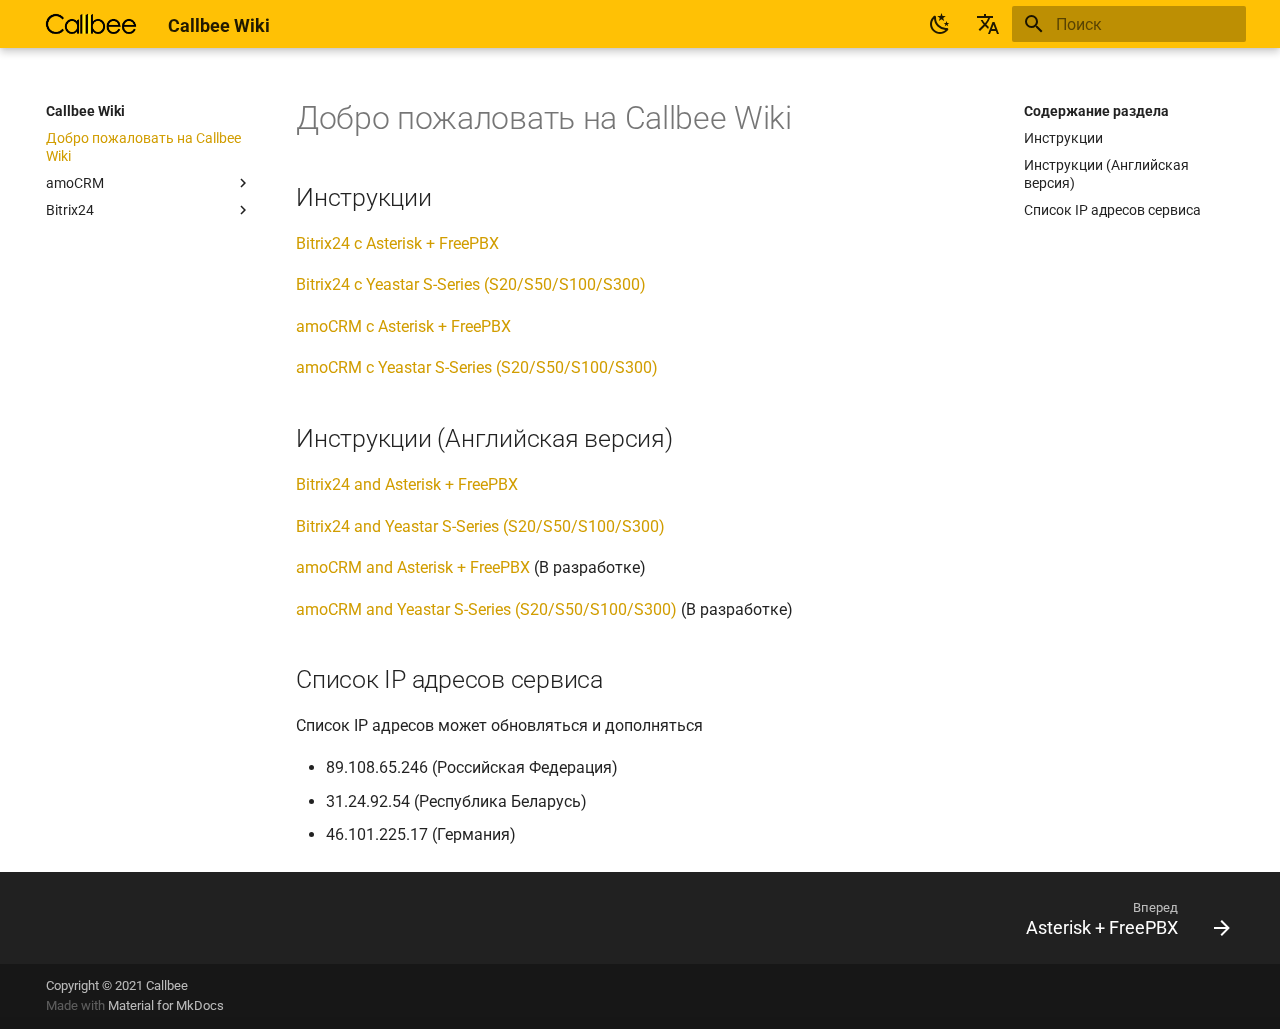
<file: ru/index.html>
<!doctype html>
<html lang="ru" class="no-js">
  <head>
    
      <meta charset="utf-8">
      <meta name="viewport" content="width=device-width,initial-scale=1">
      
        <meta name="description" content="Callbee Wiki">
      
      
      
        <link rel="canonical" href="https://callbee.io/ru/">
      
      <link rel="icon" href="../img/favicon.png">
      <meta name="generator" content="mkdocs-1.4.2, mkdocs-material-8.5.10">
    
    
      
        <title>Добро пожаловать на Callbee Wiki - Callbee Wiki</title>
      
    
    
      <link rel="stylesheet" href="../assets/stylesheets/main.975780f9.min.css">
      
        
        <link rel="stylesheet" href="../assets/stylesheets/palette.2505c338.min.css">
        
      
      

    
    
    
      
        
        
        <link rel="preconnect" href="https://fonts.gstatic.com" crossorigin>
        <link rel="stylesheet" href="https://fonts.googleapis.com/css?family=Roboto:300,300i,400,400i,700,700i%7CRoboto+Mono:400,400i,700,700i&display=fallback">
        <style>:root{--md-text-font:"Roboto";--md-code-font:"Roboto Mono"}</style>
      
    
    
      <link rel="stylesheet" href="../stylesheets/extra.css">
    
    <script>__md_scope=new URL("..",location),__md_hash=e=>[...e].reduce((e,_)=>(e<<5)-e+_.charCodeAt(0),0),__md_get=(e,_=localStorage,t=__md_scope)=>JSON.parse(_.getItem(t.pathname+"."+e)),__md_set=(e,_,t=localStorage,a=__md_scope)=>{try{t.setItem(a.pathname+"."+e,JSON.stringify(_))}catch(e){}}</script>
    
      

    
    
    
  </head>
  
  
    
    
      
    
    
    
    
    <body dir="ltr" data-md-color-scheme="default" data-md-color-primary="amber" data-md-color-accent="amber">
  
    
    
      <script>var palette=__md_get("__palette");if(palette&&"object"==typeof palette.color)for(var key of Object.keys(palette.color))document.body.setAttribute("data-md-color-"+key,palette.color[key])</script>
    
    <input class="md-toggle" data-md-toggle="drawer" type="checkbox" id="__drawer" autocomplete="off">
    <input class="md-toggle" data-md-toggle="search" type="checkbox" id="__search" autocomplete="off">
    <label class="md-overlay" for="__drawer"></label>
    <div data-md-component="skip">
      
        
        <a href="#callbee-wiki" class="md-skip">
          Перейти к содержанию
        </a>
      
    </div>
    <div data-md-component="announce">
      
    </div>
    
    
      

<header class="md-header" data-md-component="header">
  <nav class="md-header__inner md-grid" aria-label="Верхний колонтитул">
    <a href="./" title="Callbee Wiki" class="md-header__button md-logo" aria-label="Callbee Wiki" data-md-component="logo">
      
  <img src="../img/logo.png" alt="logo">

    </a>
    <label class="md-header__button md-icon" for="__drawer">
      <svg xmlns="http://www.w3.org/2000/svg" viewBox="0 0 24 24"><path d="M3 6h18v2H3V6m0 5h18v2H3v-2m0 5h18v2H3v-2Z"/></svg>
    </label>
    <div class="md-header__title" data-md-component="header-title">
      <div class="md-header__ellipsis">
        <div class="md-header__topic">
          <span class="md-ellipsis">
            Callbee Wiki
          </span>
        </div>
        <div class="md-header__topic" data-md-component="header-topic">
          <span class="md-ellipsis">
            
              Добро пожаловать на Callbee Wiki
            
          </span>
        </div>
      </div>
    </div>
    
      <form class="md-header__option" data-md-component="palette">
        
          
          
          
          <input class="md-option" data-md-color-media="" data-md-color-scheme="default" data-md-color-primary="amber" data-md-color-accent="amber"  aria-label="Switch to dark mode"  type="radio" name="__palette" id="__palette_1">
          
            <label class="md-header__button md-icon" title="Switch to dark mode" for="__palette_2" hidden>
              <svg xmlns="http://www.w3.org/2000/svg" viewBox="0 0 24 24"><path d="m17.75 4.09-2.53 1.94.91 3.06-2.63-1.81-2.63 1.81.91-3.06-2.53-1.94L12.44 4l1.06-3 1.06 3 3.19.09m3.5 6.91-1.64 1.25.59 1.98-1.7-1.17-1.7 1.17.59-1.98L15.75 11l2.06-.05L18.5 9l.69 1.95 2.06.05m-2.28 4.95c.83-.08 1.72 1.1 1.19 1.85-.32.45-.66.87-1.08 1.27C15.17 23 8.84 23 4.94 19.07c-3.91-3.9-3.91-10.24 0-14.14.4-.4.82-.76 1.27-1.08.75-.53 1.93.36 1.85 1.19-.27 2.86.69 5.83 2.89 8.02a9.96 9.96 0 0 0 8.02 2.89m-1.64 2.02a12.08 12.08 0 0 1-7.8-3.47c-2.17-2.19-3.33-5-3.49-7.82-2.81 3.14-2.7 7.96.31 10.98 3.02 3.01 7.84 3.12 10.98.31Z"/></svg>
            </label>
          
        
          
          
          
          <input class="md-option" data-md-color-media="" data-md-color-scheme="slate" data-md-color-primary="deep-orange" data-md-color-accent="deep-orange"  aria-label="Switch to light mode"  type="radio" name="__palette" id="__palette_2">
          
            <label class="md-header__button md-icon" title="Switch to light mode" for="__palette_1" hidden>
              <svg xmlns="http://www.w3.org/2000/svg" viewBox="0 0 24 24"><path d="M12 7a5 5 0 0 1 5 5 5 5 0 0 1-5 5 5 5 0 0 1-5-5 5 5 0 0 1 5-5m0 2a3 3 0 0 0-3 3 3 3 0 0 0 3 3 3 3 0 0 0 3-3 3 3 0 0 0-3-3m0-7 2.39 3.42C13.65 5.15 12.84 5 12 5c-.84 0-1.65.15-2.39.42L12 2M3.34 7l4.16-.35A7.2 7.2 0 0 0 5.94 8.5c-.44.74-.69 1.5-.83 2.29L3.34 7m.02 10 1.76-3.77a7.131 7.131 0 0 0 2.38 4.14L3.36 17M20.65 7l-1.77 3.79a7.023 7.023 0 0 0-2.38-4.15l4.15.36m-.01 10-4.14.36c.59-.51 1.12-1.14 1.54-1.86.42-.73.69-1.5.83-2.29L20.64 17M12 22l-2.41-3.44c.74.27 1.55.44 2.41.44.82 0 1.63-.17 2.37-.44L12 22Z"/></svg>
            </label>
          
        
      </form>
    
    
      <div class="md-header__option">
        <div class="md-select">
          
          <button class="md-header__button md-icon" aria-label="Выберите язык">
            <svg xmlns="http://www.w3.org/2000/svg" viewBox="0 0 24 24"><path d="m12.87 15.07-2.54-2.51.03-.03A17.52 17.52 0 0 0 14.07 6H17V4h-7V2H8v2H1v2h11.17C11.5 7.92 10.44 9.75 9 11.35 8.07 10.32 7.3 9.19 6.69 8h-2c.73 1.63 1.73 3.17 2.98 4.56l-5.09 5.02L4 19l5-5 3.11 3.11.76-2.04M18.5 10h-2L12 22h2l1.12-3h4.75L21 22h2l-4.5-12m-2.62 7 1.62-4.33L19.12 17h-3.24Z"/></svg>
          </button>
          <div class="md-select__inner">
            <ul class="md-select__list">
              
                <li class="md-select__item">
                  <a href="./" hreflang="ru" class="md-select__link">
                    Russian
                  </a>
                </li>
              
                <li class="md-select__item">
                  <a href="../en/" hreflang="en" class="md-select__link">
                    English
                  </a>
                </li>
              
            </ul>
          </div>
        </div>
      </div>
    
    
      <label class="md-header__button md-icon" for="__search">
        <svg xmlns="http://www.w3.org/2000/svg" viewBox="0 0 24 24"><path d="M9.5 3A6.5 6.5 0 0 1 16 9.5c0 1.61-.59 3.09-1.56 4.23l.27.27h.79l5 5-1.5 1.5-5-5v-.79l-.27-.27A6.516 6.516 0 0 1 9.5 16 6.5 6.5 0 0 1 3 9.5 6.5 6.5 0 0 1 9.5 3m0 2C7 5 5 7 5 9.5S7 14 9.5 14 14 12 14 9.5 12 5 9.5 5Z"/></svg>
      </label>
      <div class="md-search" data-md-component="search" role="dialog">
  <label class="md-search__overlay" for="__search"></label>
  <div class="md-search__inner" role="search">
    <form class="md-search__form" name="search">
      <input type="text" class="md-search__input" name="query" aria-label="Поиск" placeholder="Поиск" autocapitalize="off" autocorrect="off" autocomplete="off" spellcheck="false" data-md-component="search-query" required>
      <label class="md-search__icon md-icon" for="__search">
        <svg xmlns="http://www.w3.org/2000/svg" viewBox="0 0 24 24"><path d="M9.5 3A6.5 6.5 0 0 1 16 9.5c0 1.61-.59 3.09-1.56 4.23l.27.27h.79l5 5-1.5 1.5-5-5v-.79l-.27-.27A6.516 6.516 0 0 1 9.5 16 6.5 6.5 0 0 1 3 9.5 6.5 6.5 0 0 1 9.5 3m0 2C7 5 5 7 5 9.5S7 14 9.5 14 14 12 14 9.5 12 5 9.5 5Z"/></svg>
        <svg xmlns="http://www.w3.org/2000/svg" viewBox="0 0 24 24"><path d="M20 11v2H8l5.5 5.5-1.42 1.42L4.16 12l7.92-7.92L13.5 5.5 8 11h12Z"/></svg>
      </label>
      <nav class="md-search__options" aria-label="Поиск">
        
        <button type="reset" class="md-search__icon md-icon" title="Очистить" aria-label="Очистить" tabindex="-1">
          <svg xmlns="http://www.w3.org/2000/svg" viewBox="0 0 24 24"><path d="M19 6.41 17.59 5 12 10.59 6.41 5 5 6.41 10.59 12 5 17.59 6.41 19 12 13.41 17.59 19 19 17.59 13.41 12 19 6.41Z"/></svg>
        </button>
      </nav>
      
    </form>
    <div class="md-search__output">
      <div class="md-search__scrollwrap" data-md-scrollfix>
        <div class="md-search-result" data-md-component="search-result">
          <div class="md-search-result__meta">
            Инициализация поиска
          </div>
          <ol class="md-search-result__list"></ol>
        </div>
      </div>
    </div>
  </div>
</div>
    
    
  </nav>
  
</header>
    
    <div class="md-container" data-md-component="container">
      
      
        
          
        
      
      <main class="md-main" data-md-component="main">
        <div class="md-main__inner md-grid">
          
            
              
              <div class="md-sidebar md-sidebar--primary" data-md-component="sidebar" data-md-type="navigation" >
                <div class="md-sidebar__scrollwrap">
                  <div class="md-sidebar__inner">
                    


<nav class="md-nav md-nav--primary" aria-label="Навигация" data-md-level="0">
  <label class="md-nav__title" for="__drawer">
    <a href="./" title="Callbee Wiki" class="md-nav__button md-logo" aria-label="Callbee Wiki" data-md-component="logo">
      
  <img src="../img/logo.png" alt="logo">

    </a>
    Callbee Wiki
  </label>
  
  <ul class="md-nav__list" data-md-scrollfix>
    
      
      
      

  
  
    
  
  
    <li class="md-nav__item md-nav__item--active">
      
      <input class="md-nav__toggle md-toggle" data-md-toggle="toc" type="checkbox" id="__toc">
      
      
        
      
      
        <label class="md-nav__link md-nav__link--active" for="__toc">
          Добро пожаловать на Callbee Wiki
          <span class="md-nav__icon md-icon"></span>
        </label>
      
      <a href="./" class="md-nav__link md-nav__link--active">
        Добро пожаловать на Callbee Wiki
      </a>
      
        

<nav class="md-nav md-nav--secondary" aria-label="Содержание раздела">
  
  
  
    
  
  
    <label class="md-nav__title" for="__toc">
      <span class="md-nav__icon md-icon"></span>
      Содержание раздела
    </label>
    <ul class="md-nav__list" data-md-component="toc" data-md-scrollfix>
      
        <li class="md-nav__item">
  <a href="#_1" class="md-nav__link">
    Инструкции
  </a>
  
</li>
      
        <li class="md-nav__item">
  <a href="#_2" class="md-nav__link">
    Инструкции (Английская версия)
  </a>
  
</li>
      
        <li class="md-nav__item">
  <a href="#ip" class="md-nav__link">
    Список IP адресов сервиса
  </a>
  
</li>
      
    </ul>
  
</nav>
      
    </li>
  

    
      
      
      

  
  
  
    
    <li class="md-nav__item md-nav__item--nested">
      
      
        <input class="md-nav__toggle md-toggle" data-md-toggle="__nav_2" type="checkbox" id="__nav_2" >
      
      
      
      
        <label class="md-nav__link" for="__nav_2">
          amoCRM
          <span class="md-nav__icon md-icon"></span>
        </label>
      
      <nav class="md-nav" aria-label="amoCRM" data-md-level="1">
        <label class="md-nav__title" for="__nav_2">
          <span class="md-nav__icon md-icon"></span>
          amoCRM
        </label>
        <ul class="md-nav__list" data-md-scrollfix>
          
            
              
  
  
  
    <li class="md-nav__item">
      <a href="amoCRM/asterisk/" class="md-nav__link">
        Asterisk + FreePBX
      </a>
    </li>
  

            
          
            
              
  
  
  
    <li class="md-nav__item">
      <a href="amoCRM/yeastar/" class="md-nav__link">
        Yeastar PBX System
      </a>
    </li>
  

            
          
        </ul>
      </nav>
    </li>
  

    
      
      
      

  
  
  
    
    <li class="md-nav__item md-nav__item--nested">
      
      
        <input class="md-nav__toggle md-toggle" data-md-toggle="__nav_3" type="checkbox" id="__nav_3" >
      
      
      
      
        <label class="md-nav__link" for="__nav_3">
          Bitrix24
          <span class="md-nav__icon md-icon"></span>
        </label>
      
      <nav class="md-nav" aria-label="Bitrix24" data-md-level="1">
        <label class="md-nav__title" for="__nav_3">
          <span class="md-nav__icon md-icon"></span>
          Bitrix24
        </label>
        <ul class="md-nav__list" data-md-scrollfix>
          
            
              
  
  
  
    <li class="md-nav__item">
      <a href="Bitrix24/asterisk/" class="md-nav__link">
        Asterisk + FreePBX
      </a>
    </li>
  

            
          
            
              
  
  
  
    <li class="md-nav__item">
      <a href="Bitrix24/yeastar/" class="md-nav__link">
        Yeastar PBX System
      </a>
    </li>
  

            
          
        </ul>
      </nav>
    </li>
  

    
  </ul>
</nav>
                  </div>
                </div>
              </div>
            
            
              
              <div class="md-sidebar md-sidebar--secondary" data-md-component="sidebar" data-md-type="toc" >
                <div class="md-sidebar__scrollwrap">
                  <div class="md-sidebar__inner">
                    

<nav class="md-nav md-nav--secondary" aria-label="Содержание раздела">
  
  
  
    
  
  
    <label class="md-nav__title" for="__toc">
      <span class="md-nav__icon md-icon"></span>
      Содержание раздела
    </label>
    <ul class="md-nav__list" data-md-component="toc" data-md-scrollfix>
      
        <li class="md-nav__item">
  <a href="#_1" class="md-nav__link">
    Инструкции
  </a>
  
</li>
      
        <li class="md-nav__item">
  <a href="#_2" class="md-nav__link">
    Инструкции (Английская версия)
  </a>
  
</li>
      
        <li class="md-nav__item">
  <a href="#ip" class="md-nav__link">
    Список IP адресов сервиса
  </a>
  
</li>
      
    </ul>
  
</nav>
                  </div>
                </div>
              </div>
            
          
          
            <div class="md-content" data-md-component="content">
              <article class="md-content__inner md-typeset">
                
                  


<h1 id="callbee-wiki">Добро пожаловать на Callbee Wiki</h1>
<h2 id="_1">Инструкции</h2>
<p><a href="Bitrix24/asterisk">Bitrix24 с Asterisk + FreePBX</a></p>
<p><a href="Bitrix24/yeastar">Bitrix24 c Yeastar S-Series (S20/S50/S100/S300)</a></p>
<p><a href="amoCRM/asterisk">amoCRM с Asterisk + FreePBX</a></p>
<p><a href="amoCRM/yeastar">amoCRM с Yeastar S-Series (S20/S50/S100/S300)</a></p>
<h2 id="_2">Инструкции (Английская версия)</h2>
<p><a href="/en/Bitrix24/asterisk">Bitrix24 and Asterisk + FreePBX</a></p>
<p><a href="/en/Bitrix24/yeastar">Bitrix24 and Yeastar S-Series (S20/S50/S100/S300)</a></p>
<p><a href="/en/amoCRM/asterisk">amoCRM and Asterisk + FreePBX</a> (В разработке)</p>
<p><a href="/en/amoCRM/yeastar">amoCRM and Yeastar S-Series (S20/S50/S100/S300)</a> (В разработке)</p>
<h2 id="ip">Список IP адресов сервиса</h2>
<p>Список IP адресов может обновляться и дополняться</p>
<ul>
<li>89.108.65.246  (Российская Федерация)</li>
<li>31.24.92.54    (Республика Беларусь)</li>
<li>46.101.225.17  (Германия)</li>
</ul>





                
              </article>
            </div>
          
          
        </div>
        
      </main>
      
        <footer class="md-footer">
  
    
    <nav class="md-footer__inner md-grid" aria-label="Нижний колонтитул" >
      
      
        
        <a href="amoCRM/asterisk/" class="md-footer__link md-footer__link--next" aria-label="Вперед: Asterisk + FreePBX" rel="next">
          <div class="md-footer__title">
            <div class="md-ellipsis">
              <span class="md-footer__direction">
                Вперед
              </span>
              Asterisk + FreePBX
            </div>
          </div>
          <div class="md-footer__button md-icon">
            <svg xmlns="http://www.w3.org/2000/svg" viewBox="0 0 24 24"><path d="M4 11v2h12l-5.5 5.5 1.42 1.42L19.84 12l-7.92-7.92L10.5 5.5 16 11H4Z"/></svg>
          </div>
        </a>
      
    </nav>
  
  <div class="md-footer-meta md-typeset">
    <div class="md-footer-meta__inner md-grid">
      <div class="md-copyright">
  
    <div class="md-copyright__highlight">
      Copyright &copy; 2021 <a href="https://callbee.io">Callbee</a>
    </div>
  
  
    Made with
    <a href="https://squidfunk.github.io/mkdocs-material/" target="_blank" rel="noopener">
      Material for MkDocs
    </a>
  
</div>
      
    </div>
  </div>
</footer>
      
    </div>
    <div class="md-dialog" data-md-component="dialog">
      <div class="md-dialog__inner md-typeset"></div>
    </div>
    
    <script id="__config" type="application/json">{"base": "..", "features": [], "search": "../assets/javascripts/workers/search.16e2a7d4.min.js", "translations": {"clipboard.copied": "\u0421\u043a\u043e\u043f\u0438\u0440\u043e\u0432\u0430\u043d\u043e \u0432 \u0431\u0443\u0444\u0435\u0440", "clipboard.copy": "\u041a\u043e\u043f\u0438\u0440\u043e\u0432\u0430\u0442\u044c \u0432 \u0431\u0443\u0444\u0435\u0440", "search.config.lang": "ru", "search.config.pipeline": "trimmer, stopWordFilter", "search.config.separator": "[\\s\\-]+", "search.placeholder": "\u041f\u043e\u0438\u0441\u043a", "search.result.more.one": "\u0415\u0449\u0451 1 \u043d\u0430 \u044d\u0442\u043e\u0439 \u0441\u0442\u0440\u0430\u043d\u0438\u0446\u0435", "search.result.more.other": "\u0415\u0449\u0451 # \u043d\u0430 \u044d\u0442\u043e\u0439 \u0441\u0442\u0440\u0430\u043d\u0438\u0446\u0435", "search.result.none": "\u0421\u043e\u0432\u043f\u0430\u0434\u0435\u043d\u0438\u0439 \u043d\u0435 \u043d\u0430\u0439\u0434\u0435\u043d\u043e", "search.result.one": "\u041d\u0430\u0439\u0434\u0435\u043d\u043e 1 \u0441\u043e\u0432\u043f\u0430\u0434\u0435\u043d\u0438\u0435", "search.result.other": "\u041d\u0430\u0439\u0434\u0435\u043d\u043e \u0441\u043e\u0432\u043f\u0430\u0434\u0435\u043d\u0438\u0439: #", "search.result.placeholder": "\u041d\u0430\u0447\u043d\u0438\u0442\u0435 \u043f\u0435\u0447\u0430\u0442\u0430\u0442\u044c \u0434\u043b\u044f \u043f\u043e\u0438\u0441\u043a\u0430", "search.result.term.missing": "\u041e\u0442\u0441\u0443\u0442\u0441\u0442\u0432\u0443\u0435\u0442", "select.version.title": "\u0412\u044b\u0431\u0435\u0440\u0438\u0442\u0435 \u0432\u0435\u0440\u0441\u0438\u044e"}}</script>
    
    
      <script src="../assets/javascripts/bundle.5a2dcb6a.min.js"></script>
      
    
    
  </body>
</html>
</file>
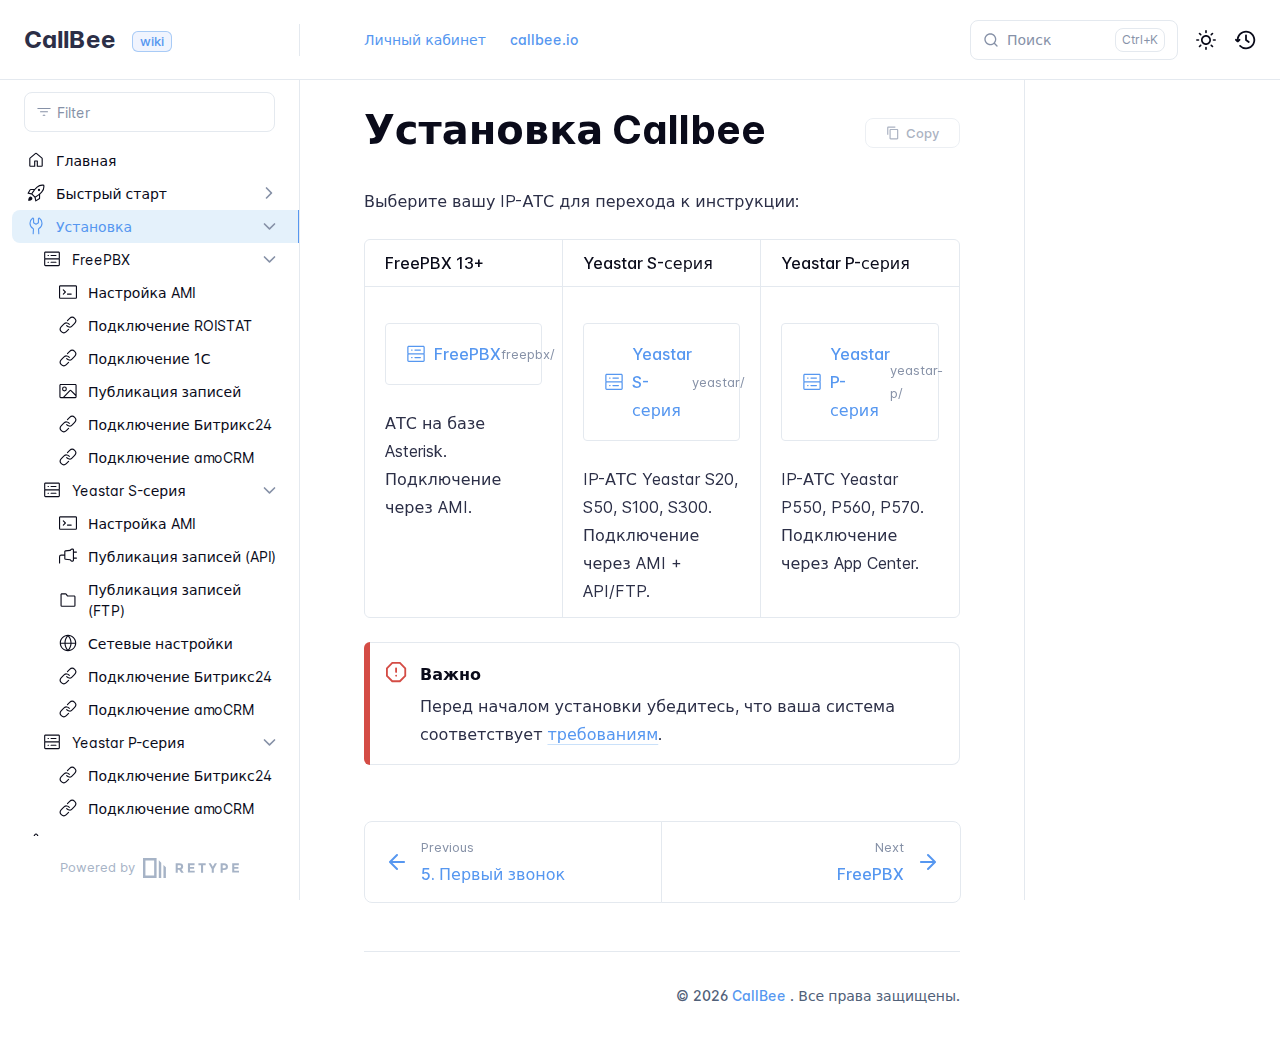
<file: setup/index.html>
<!DOCTYPE html>
<html lang="en" class="h-full">
<head>
    <meta charset="UTF-8">
    <meta name="viewport" content="width=device-width,initial-scale=1">
    <meta name="color-scheme" content="light dark">
    <meta name="turbo-cache-control" content="no-cache" data-turbo-track="reload" data-track-token="4.5.3.829753336531">

    <!-- See retype.com -->
    <meta name="generator" content="Retype 4.5.3">

    <!-- Primary Meta Tags -->
    <title>Установка Callbee | wiki.callbee.io - Сallbee - интеграции для IP-ATC FreePBX и Yeastar</title>
    <meta name="title" content="Установка Callbee | wiki.callbee.io - Сallbee - интеграции для IP-ATC FreePBX и Yeastar">
    <meta name="description" content="Выберите вашу IP-АТС для перехода к инструкции:">

    <!-- Canonical -->
    <link rel="canonical" href="https://wiki.callbee.io/setup/">
    <link rel="sitemap" type="application/xml" title="Sitemap" href="https://wiki.callbee.io/sitemap.xml">

    <!-- Open Graph -->
    <meta property="og:type" content="website">
    <meta property="og:url" content="https://wiki.callbee.io/setup/">
    <meta property="og:title" content="Установка Callbee | wiki.callbee.io - Сallbee - интеграции для IP-ATC FreePBX и Yeastar">
    <meta property="og:description" content="Выберите вашу IP-АТС для перехода к инструкции:">
    <meta property="og:site_name" content="CallBee">
    <meta property="og:locale" content="en_US">

    <!-- Twitter -->
    <meta name="twitter:card" content="summary_large_image">
    <meta name="twitter:url" content="https://wiki.callbee.io/setup/">
    <meta name="twitter:title" content="Установка Callbee | wiki.callbee.io - Сallbee - интеграции для IP-ATC FreePBX и Yeastar">
    <meta name="twitter:description" content="Выберите вашу IP-АТС для перехода к инструкции:">

    <!-- Alternate Markdown -->
    <link rel="alternate" type="text/markdown" href="https://wiki.callbee.io/setup/index.md">

    <script data-cfasync="false">(function(){var cl=document.documentElement.classList,ls=localStorage.getItem("retype_scheme"),hd=cl.contains("dark"),hl=cl.contains("light"),wm=window.matchMedia&&window.matchMedia("(prefers-color-scheme: dark)").matches;if(ls==="dark"||(!ls&&wm&&!hd&&!hl)){cl.remove("light");cl.add("dark")}else if(ls==="light"||(!ls&&!wm&&!hd&&!hl)){cl.remove("dark");cl.add("light")}})();</script>

    <link href="../resources/css/retype.css?v=4.5.3.829753336531" rel="stylesheet">

    <script data-cfasync="false" src="../resources/js/config.js?v=4.5.3.829753336531" data-turbo-eval="false" defer></script>
    <script data-cfasync="false" src="../resources/js/retype.js?v=4.5.3" data-turbo-eval="false" defer></script>
    <script id="lunr-js" data-cfasync="false" src="../resources/js/lunr.js?v=4.5.3.829753336531" data-turbo-eval="false" defer></script>
</head>
<body>
    <div id="retype-app" class="relative text-base antialiased text-base-text bg-base-bg font-body">
    <div class="absolute bottom-0 left-0" style="top: 5rem; right: 50%"></div>

    <header id="retype-header" class="sticky top-0 z-30 flex w-full h-16 bg-header-bg border-b border-header-border md:h-20">
        <div class="container relative flex items-center justify-between pr-6 grow md:justify-start">
            <!-- Mobile menu button skeleton -->
            <button v-cloak class="skeleton retype-mobile-menu-button flex items-center justify-center shrink-0 overflow-hidden dark:text-white focus:outline-hidden rounded-full w-10 h-10 ml-3.5 md:hidden"><svg xmlns="http://www.w3.org/2000/svg" class="mb-px shrink-0" width="24" height="24" viewBox="0 0 24 24" role="presentation" style="margin-bottom: 0px;"><g fill="currentColor"><path d="M2 4h20v2H2zM2 11h20v2H2zM2 18h20v2H2z"></path></g></svg></button>
            <div v-cloak id="retype-sidebar-left-toggle-button"></div>
    
            <!-- Logo -->
            <div class="flex items-center justify-between h-full py-2 md:w-75">
                <div class="flex items-center px-2 md:px-6">
                    <a id="retype-branding-logo" href="https://wiki.callbee.io/" class="flex items-center leading-snug text-2xl">
                        <span class="dark:text-white font-bold line-clamp-1 md:line-clamp-2">CallBee</span>
                    </a><span id="retype-branding-label" class="inline-flex mt-1 px-2 py-1 ml-4 text-xs font-medium leading-none items-center rounded-md bg-branding-label-bg text-branding-label-text ring-1 ring-branding-label-border ring-inset md:inline-block">wiki</span>
                </div>
    
                <span class="hidden h-8 border-r md:inline-block border-base-border"></span>
            </div>
    
            <div class="flex justify-between md:grow">
                <!-- Top Nav -->
                <nav id="retype-header-nav" class="hidden md:flex">
                    <ul class="flex flex-col mb-4 md:pl-16 md:mb-0 md:flex-row md:items-center">
                        <li class="mr-6">
                            <a class="py-2 md:mb-0 inline-flex items-center text-sm whitespace-nowrap transition-colors duration-200 ease-linear md:text-header-text font-header-text hover:text-header-text-hover" href="https://my.callbee.io" target="_blank">Личный кабинет</a>
                        </li>
                        <li class="mr-6">
                            <a class="py-2 md:mb-0 inline-flex items-center text-sm whitespace-nowrap transition-colors duration-200 ease-linear md:text-header-text font-header-text hover:text-header-text-hover" href="https://callbee.io" target="_blank">callbee.io</a>
                        </li>
    
                    </ul>
                </nav>
    
                <div v-cloak class="flex justify-end grow">
                    <div id="retype-mobile-search-button"></div>
                    <doc-search-desktop></doc-search-desktop>
    
                    <doc-theme-switch class="lg:ml-2"></doc-theme-switch>
                    <doc-history></doc-history>
                </div>
            </div>
        </div>
    </header>


    <div id="retype-container" class="container relative flex bg-white">
        <!-- Sidebar Skeleton -->
        <div v-cloak class="fixed flex flex-col shrink-0 duration-300 ease-in-out bg-sidebar-left-bg border-sidebar-left-border sidebar top-20 w-75 border-r h-screen md:sticky transition-transform skeleton">
        
            <div class="flex items-center h-16 px-6">
                <input id="retype-filter-input-mock" class="w-full h-10 pl-8 px-3 py-2 transition-colors duration-200 ease-linear bg-filter-bg border border-filter-border rounded-lg shadow-none md:text-sm hover:border-filter-border-hover focus:outline-hidden focus:border-filter-border-focus placeholder-filter-placeholder" type="text">
            </div>
        
            <div class="pl-6 mt-1 mb-4">
                <div class="w-32 h-3 mb-4 bg-skeleton-bg rounded-full loading"></div>
                <div class="w-48 h-3 mb-4 bg-skeleton-bg rounded-full loading"></div>
                <div class="w-40 h-3 mb-4 bg-skeleton-bg rounded-full loading"></div>
                <div class="w-32 h-3 mb-4 bg-skeleton-bg rounded-full loading"></div>
                <div class="w-48 h-3 mb-4 bg-skeleton-bg rounded-full loading"></div>
                <div class="w-40 h-3 mb-4 bg-skeleton-bg rounded-full loading"></div>
            </div>
        
            <div class="shrink-0 mt-auto bg-transparent dark:border-base-border">
                <a class="flex items-center justify-center flex-nowrap h-16 text-gray-350 dark:text-dark-400 hover:text-gray-600 dark:hover:text-dark-300 transition-colors duration-150 ease-in docs-powered-by" target="_blank" href="https://retype.com/" rel="noopener">
                    <span class="text-xs whitespace-nowrap">Powered by</span>
                    <svg xmlns="http://www.w3.org/2000/svg" class="ml-2" fill="currentColor" width="96" height="20" overflow="visible"><path d="M0 0v20h13.59V0H0zm11.15 17.54H2.44V2.46h8.71v15.08zM15.8 20h2.44V4.67L15.8 2.22zM20.45 6.89V20h2.44V9.34z"/><g><path d="M40.16 8.44c0 1.49-.59 2.45-1.75 2.88l2.34 3.32h-2.53l-2.04-2.96h-1.43v2.96h-2.06V5.36h3.5c1.43 0 2.46.24 3.07.73s.9 1.27.9 2.35zm-2.48 1.1c.26-.23.38-.59.38-1.09 0-.5-.13-.84-.4-1.03s-.73-.28-1.39-.28h-1.54v2.75h1.5c.72 0 1.2-.12 1.45-.35zM51.56 5.36V7.2h-4.59v1.91h4.13v1.76h-4.13v1.92h4.74v1.83h-6.79V5.36h6.64zM60.09 7.15v7.48h-2.06V7.15h-2.61V5.36h7.28v1.79h-2.61zM70.81 14.64h-2.06v-3.66l-3.19-5.61h2.23l1.99 3.45 1.99-3.45H74l-3.19 5.61v3.66zM83.99 6.19c.65.55.97 1.4.97 2.55s-.33 1.98-1 2.51-1.68.8-3.04.8h-1.23v2.59h-2.06V5.36h3.26c1.42 0 2.45.28 3.1.83zm-1.51 3.65c.25-.28.37-.69.37-1.22s-.16-.92-.48-1.14c-.32-.23-.82-.34-1.5-.34H79.7v3.12h1.38c.68 0 1.15-.14 1.4-.42zM95.85 5.36V7.2h-4.59v1.91h4.13v1.76h-4.13v1.92H96v1.83h-6.79V5.36h6.64z"/></g></svg>
                </a>
            </div>
        </div>
        
        <!-- Sidebar component -->
        <doc-sidebar v-cloak>
            <template #sidebar-footer>
                <div class="shrink-0 mt-auto border-t md:bg-transparent md:border-none dark:border-base-border">
        
                    <div class="py-3 px-6 md:hidden border-b dark:border-base-border">
                        <nav>
                            <ul class="flex flex-wrap justify-center items-center">
                                <li class="mr-6">
                                    <a class="block py-1 inline-flex items-center text-sm whitespace-nowrap transition-colors duration-200 ease-linear md:text-header-text font-header-text hover:text-header-text-hover" href="https://my.callbee.io" target="_blank">Личный кабинет</a>
                                </li>
                                <li class="mr-6">
                                    <a class="block py-1 inline-flex items-center text-sm whitespace-nowrap transition-colors duration-200 ease-linear md:text-header-text font-header-text hover:text-header-text-hover" href="https://callbee.io" target="_blank">callbee.io</a>
                                </li>
        
                            </ul>
                        </nav>
                    </div>
        
                    <a class="flex items-center justify-center flex-nowrap h-16 text-gray-350 dark:text-dark-400 hover:text-gray-600 dark:hover:text-dark-300 transition-colors duration-150 ease-in docs-powered-by" target="_blank" href="https://retype.com/" rel="noopener">
                        <span class="text-xs whitespace-nowrap">Powered by</span>
                        <svg xmlns="http://www.w3.org/2000/svg" class="ml-2" fill="currentColor" width="96" height="20" overflow="visible"><path d="M0 0v20h13.59V0H0zm11.15 17.54H2.44V2.46h8.71v15.08zM15.8 20h2.44V4.67L15.8 2.22zM20.45 6.89V20h2.44V9.34z"/><g><path d="M40.16 8.44c0 1.49-.59 2.45-1.75 2.88l2.34 3.32h-2.53l-2.04-2.96h-1.43v2.96h-2.06V5.36h3.5c1.43 0 2.46.24 3.07.73s.9 1.27.9 2.35zm-2.48 1.1c.26-.23.38-.59.38-1.09 0-.5-.13-.84-.4-1.03s-.73-.28-1.39-.28h-1.54v2.75h1.5c.72 0 1.2-.12 1.45-.35zM51.56 5.36V7.2h-4.59v1.91h4.13v1.76h-4.13v1.92h4.74v1.83h-6.79V5.36h6.64zM60.09 7.15v7.48h-2.06V7.15h-2.61V5.36h7.28v1.79h-2.61zM70.81 14.64h-2.06v-3.66l-3.19-5.61h2.23l1.99 3.45 1.99-3.45H74l-3.19 5.61v3.66zM83.99 6.19c.65.55.97 1.4.97 2.55s-.33 1.98-1 2.51-1.68.8-3.04.8h-1.23v2.59h-2.06V5.36h3.26c1.42 0 2.45.28 3.1.83zm-1.51 3.65c.25-.28.37-.69.37-1.22s-.16-.92-.48-1.14c-.32-.23-.82-.34-1.5-.34H79.7v3.12h1.38c.68 0 1.15-.14 1.4-.42zM95.85 5.36V7.2h-4.59v1.91h4.13v1.76h-4.13v1.92H96v1.83h-6.79V5.36h6.64z"/></g></svg>
                    </a>
                </div>
            </template>
        </doc-sidebar>

        <div class="grow min-w-0 bg-body-bg">
            <!-- Render "toolbar" template here on api pages --><!-- Render page content -->
<div class="flex">
    <div id="retype-main" class="min-w-0 p-4 grow md:px-16">
        <main class="relative pb-12 lg:pt-2">
            <div class="relative retype-markdown" id="retype-content">
                <!-- Rendered if sidebar right is enabled -->
                <div id="retype-sidebar-right-toggle"></div>
                <doc-page-actions></doc-page-actions>

                <!-- Page content  -->
<h1 id="установка-callbee">Установка Callbee</h1>
<p>Выберите вашу IP-АТС для перехода к инструкции:</p>
<div class="mb-6 overflow-hidden border rounded-md docs-columns dark:border-base-border" style="grid-template-columns: repeat(3, minmax(0, 1fr));">
    <div class="flex items-center px-5 py-3 font-medium leading-snug text-gray-900 border-b border-base-border dark:text-white border-r">
        <span>FreePBX 13+</span>
    </div>
    <div class="flex items-center px-5 py-3 font-medium leading-snug text-gray-900 border-b border-base-border dark:text-white border-r">
        <span>Yeastar S-серия</span>
    </div>
    <div class="flex items-center px-5 py-3 font-medium leading-snug text-gray-900 border-b border-base-border dark:text-white">
        <span>Yeastar P-серия</span>
    </div>
    <div class="px-5 py-3 docs-columns-content border-r border-base-border">
<p>
<div class="mb-6 px-5 py-4 flex justify-between relative border border-base-border hover:border-base-border-hover rounded transition-colors duration-150">
    <div class="flex items-center text-base-500">
        <span class="inline-flex items-center justify-center leading-none">
            <svg xmlns="http://www.w3.org/2000/svg" class="block shrink-0" width="20" height="20" viewBox="0 0 24 24" role="presentation" fill="currentColor"><path d="M10.75 6.5a.75.75 0 0 0 0 1.5h6.5a.75.75 0 0 0 0-1.5h-6.5ZM6 7.25a.75.75 0 0 1 .75-.75h.5a.75.75 0 0 1 0 1.5h-.5A.75.75 0 0 1 6 7.25Zm4 9a.75.75 0 0 1 .75-.75h6.5a.75.75 0 0 1 0 1.5h-6.5a.75.75 0 0 1-.75-.75Zm-3.25-.75a.75.75 0 0 0 0 1.5h.5a.75.75 0 0 0 0-1.5h-.5Z"/><path d="M3.25 2h17.5c.966 0 1.75.784 1.75 1.75v7c0 .372-.116.716-.314 1 .198.284.314.628.314 1v7a1.75 1.75 0 0 1-1.75 1.75H3.25a1.75 1.75 0 0 1-1.75-1.75v-7c0-.358.109-.707.314-1a1.741 1.741 0 0 1-.314-1v-7C1.5 2.784 2.284 2 3.25 2Zm0 10.5a.25.25 0 0 0-.25.25v7c0 .138.112.25.25.25h17.5a.25.25 0 0 0 .25-.25v-7a.25.25 0 0 0-.25-.25Zm0-1.5h17.5a.25.25 0 0 0 .25-.25v-7a.25.25 0 0 0-.25-.25H3.25a.25.25 0 0 0-.25.25v7c0 .138.112.25.25.25Z"/></svg>
        </span>
        <span class="inline-block font-medium ml-2">FreePBX</span>
    </div>
    <div class="flex items-center text-xs text-gray-400 dark:text-dark-400">
        <span>freepbx/</span>
    </div>
    <a href="freepbx/" class="absolute block inset-0"></a>
</div>
АТС на базе Asterisk. Подключение через AMI.</p>
    </div>
    <div class="px-5 py-3 docs-columns-content border-r border-base-border">
<p>
<div class="mb-6 px-5 py-4 flex justify-between relative border border-base-border hover:border-base-border-hover rounded transition-colors duration-150">
    <div class="flex items-center text-base-500">
        <span class="inline-flex items-center justify-center leading-none">
            <svg xmlns="http://www.w3.org/2000/svg" class="block shrink-0" width="20" height="20" viewBox="0 0 24 24" role="presentation" fill="currentColor"><path d="M10.75 6.5a.75.75 0 0 0 0 1.5h6.5a.75.75 0 0 0 0-1.5h-6.5ZM6 7.25a.75.75 0 0 1 .75-.75h.5a.75.75 0 0 1 0 1.5h-.5A.75.75 0 0 1 6 7.25Zm4 9a.75.75 0 0 1 .75-.75h6.5a.75.75 0 0 1 0 1.5h-6.5a.75.75 0 0 1-.75-.75Zm-3.25-.75a.75.75 0 0 0 0 1.5h.5a.75.75 0 0 0 0-1.5h-.5Z"/><path d="M3.25 2h17.5c.966 0 1.75.784 1.75 1.75v7c0 .372-.116.716-.314 1 .198.284.314.628.314 1v7a1.75 1.75 0 0 1-1.75 1.75H3.25a1.75 1.75 0 0 1-1.75-1.75v-7c0-.358.109-.707.314-1a1.741 1.741 0 0 1-.314-1v-7C1.5 2.784 2.284 2 3.25 2Zm0 10.5a.25.25 0 0 0-.25.25v7c0 .138.112.25.25.25h17.5a.25.25 0 0 0 .25-.25v-7a.25.25 0 0 0-.25-.25Zm0-1.5h17.5a.25.25 0 0 0 .25-.25v-7a.25.25 0 0 0-.25-.25H3.25a.25.25 0 0 0-.25.25v7c0 .138.112.25.25.25Z"/></svg>
        </span>
        <span class="inline-block font-medium ml-2">Yeastar S-серия</span>
    </div>
    <div class="flex items-center text-xs text-gray-400 dark:text-dark-400">
        <span>yeastar/</span>
    </div>
    <a href="yeastar/" class="absolute block inset-0"></a>
</div>
IP-АТС Yeastar S20, S50, S100, S300. Подключение через AMI + API/FTP.</p>
    </div>
    <div class="px-5 py-3 docs-columns-content">
<p>
<div class="mb-6 px-5 py-4 flex justify-between relative border border-base-border hover:border-base-border-hover rounded transition-colors duration-150">
    <div class="flex items-center text-base-500">
        <span class="inline-flex items-center justify-center leading-none">
            <svg xmlns="http://www.w3.org/2000/svg" class="block shrink-0" width="20" height="20" viewBox="0 0 24 24" role="presentation" fill="currentColor"><path d="M10.75 6.5a.75.75 0 0 0 0 1.5h6.5a.75.75 0 0 0 0-1.5h-6.5ZM6 7.25a.75.75 0 0 1 .75-.75h.5a.75.75 0 0 1 0 1.5h-.5A.75.75 0 0 1 6 7.25Zm4 9a.75.75 0 0 1 .75-.75h6.5a.75.75 0 0 1 0 1.5h-6.5a.75.75 0 0 1-.75-.75Zm-3.25-.75a.75.75 0 0 0 0 1.5h.5a.75.75 0 0 0 0-1.5h-.5Z"/><path d="M3.25 2h17.5c.966 0 1.75.784 1.75 1.75v7c0 .372-.116.716-.314 1 .198.284.314.628.314 1v7a1.75 1.75 0 0 1-1.75 1.75H3.25a1.75 1.75 0 0 1-1.75-1.75v-7c0-.358.109-.707.314-1a1.741 1.741 0 0 1-.314-1v-7C1.5 2.784 2.284 2 3.25 2Zm0 10.5a.25.25 0 0 0-.25.25v7c0 .138.112.25.25.25h17.5a.25.25 0 0 0 .25-.25v-7a.25.25 0 0 0-.25-.25Zm0-1.5h17.5a.25.25 0 0 0 .25-.25v-7a.25.25 0 0 0-.25-.25H3.25a.25.25 0 0 0-.25.25v7c0 .138.112.25.25.25Z"/></svg>
        </span>
        <span class="inline-block font-medium ml-2">Yeastar P-серия</span>
    </div>
    <div class="flex items-center text-xs text-gray-400 dark:text-dark-400">
        <span>yeastar-p/</span>
    </div>
    <a href="yeastar-p/" class="absolute block inset-0"></a>
</div>
IP-АТС Yeastar P550, P560, P570. Подключение через App Center.</p>
    </div>
</div>
<div class="flex mb-6">
    <div class="shrink-0 w-1.5 rounded-tl-lg rounded-bl-lg bg-callout-danger"></div>
    <div class="flex w-full py-4 border border-l-0 rounded-tr-lg rounded-br-lg doc-callout bg-callout-base-bg border-callout-base-border" role="alert">
        <div class="flex items-center ml-4 h-7">
            <svg xmlns="http://www.w3.org/2000/svg" class="block text-callout-danger" width="22" height="22" viewBox="0 0 24 24" role="presentation">
                <g fill="currentColor"><g>
                    <path d="M21.71 6.15L15.85.29c-.19-.18-.44-.29-.71-.29H6.86c-.27 0-.52.11-.71.29L.29 6.15c-.18.19-.29.44-.29.71v8.28c0 .27.11.52.29.71l5.86 5.86c.19.18.44.29.71.29h8.28c.27 0 .52-.11.71-.29l5.86-5.86a.99.99 0 00.29-.71V6.86c0-.27-.11-.52-.29-.71zM20 14.73L14.73 20H7.27L2 14.73V7.27L7.27 2h7.45L20 7.27v7.46z"></path>
                    <path d="M11 12c.55 0 1-.45 1-1V7c0-.55-.45-1-1-1s-1 .45-1 1v4c0 .55.45 1 1 1zM11.01 14c-.56 0-1 .45-1 1s.45 1 1 1 1-.45 1-1-.45-1-1-1z"></path>
                </g></g>
            </svg>
        </div>
        <div class="pr-5 ml-3 w-full">
            <h5>Важно</h5>
<p>Перед началом установки убедитесь, что ваша система соответствует <a href="../overview/supported-systems/">требованиям</a>.</p>
        </div>
    </div>
</div>

                
                <!-- Required only on API pages -->
                <doc-toolbar-member-filter-no-results></doc-toolbar-member-filter-no-results>
            </div>
            <footer id="retype-content-footer" class="clear-both">
            
                <nav id="retype-nextprev" class="print:hidden flex mt-14">
                    <div class="w-1/2">
                        <a class="px-5 py-4 h-full flex items-center break-normal font-medium text-body-link border border-base-border hover:border-base-border-hover rounded-l-lg transition-colors duration-150 relative hover:z-5" href="../quickstart/first-call/">
                            <svg xmlns="http://www.w3.org/2000/svg" class="mr-3" width="24" height="24" viewBox="0 0 24 24" fill="currentColor" overflow="visible"><path d="M19 11H7.41l5.29-5.29a.996.996 0 10-1.41-1.41l-7 7a1 1 0 000 1.42l7 7a1.024 1.024 0 001.42-.01.996.996 0 000-1.41L7.41 13H19c.55 0 1-.45 1-1s-.45-1-1-1z" /><path fill="none" d="M0 0h24v24H0z" /></svg>
                            <span>
                                <span class="block text-xs font-normal text-base-text-muted">Previous</span>
                                <span class="block mt-1">5. Первый звонок</span>
                            </span>
                        </a>
                    </div>
            
                    <div class="w-1/2">
                        <a class="px-5 py-4 -mx-px h-full flex items-center justify-end break-normal font-medium text-body-link border border-base-border hover:border-base-border-hover rounded-r-lg transition-colors duration-150 relative hover:z-5" href="../setup/freepbx/">
                            <span>
                                <span class="block text-xs font-normal text-right text-base-text-muted">Next</span>
                                <span class="block mt-1">Free​PBX</span>
                            </span>
                            <svg xmlns="http://www.w3.org/2000/svg" class="ml-3" width="24" height="24" viewBox="0 0 24 24" fill="currentColor" overflow="visible"><path d="M19.92 12.38a1 1 0 00-.22-1.09l-7-7a.996.996 0 10-1.41 1.41l5.3 5.3H5c-.55 0-1 .45-1 1s.45 1 1 1h11.59l-5.29 5.29a.996.996 0 000 1.41c.19.2.44.3.7.3s.51-.1.71-.29l7-7c.09-.09.16-.21.21-.33z" /><path fill="none" d="M0 0h24v24H0z" /></svg>
                        </a>
                    </div>
                </nav>
            </footer>
        </main>

        <div id="retype-page-footer" class="print:border-none border-t border-base-border pt-6 mb-8">
            <footer class="flex flex-wrap items-center justify-between print:justify-center">
                <div id="retype-footer-links" class="print:hidden">
                    <ul class="flex flex-wrap items-center text-sm">
                    </ul>
                </div>
                <div id="retype-copyright" class="print:justify-center py-2 text-footer-text font-footer-link text-sm leading-relaxed"><p>© 2026 <a href="https://callbee.io/">CallBee</a> . Все права защищены.</p></div>
            </footer>
        </div>
    </div>

    <!-- Rendered if sidebar right is enabled -->
    <!-- Sidebar right skeleton-->
    <div v-cloak class="fixed top-0 bottom-0 right-0 translate-x-full bg-sidebar-right-bg border-sidebar-right-border lg:sticky lg:border-l lg:shrink-0 lg:pt-6 lg:translate-x-0 sm:w-1/2 lg:w-64 lg:z-0 md:w-104 sidebar-right skeleton">
        <div class="pl-5">
            <div class="w-32 h-3 mb-4 bg-skeleton-bg rounded-full loading"></div>
            <div class="w-48 h-3 mb-4 bg-skeleton-bg rounded-full loading"></div>
            <div class="w-40 h-3 mb-4 bg-skeleton-bg rounded-full loading"></div>
        </div>
    </div>

    <!-- User should be able to hide sidebar right -->
    <doc-sidebar-right v-cloak></doc-sidebar-right>
</div>

        </div>
    </div>

    <doc-search-mobile></doc-search-mobile>
    <doc-back-to-top></doc-back-to-top>
</div>


    <div id="retype-overlay-target"></div>

        <script data-cfasync="false">window.__DOCS__ = { "title": "Установка", level: 1, icon: "file", hasPrism: false, hasInstagram: false, hasMermaid: false, hasMath: false, tocDepth: 23, "md": "/setup/index.md" }</script>
</body>
</html>
</file>
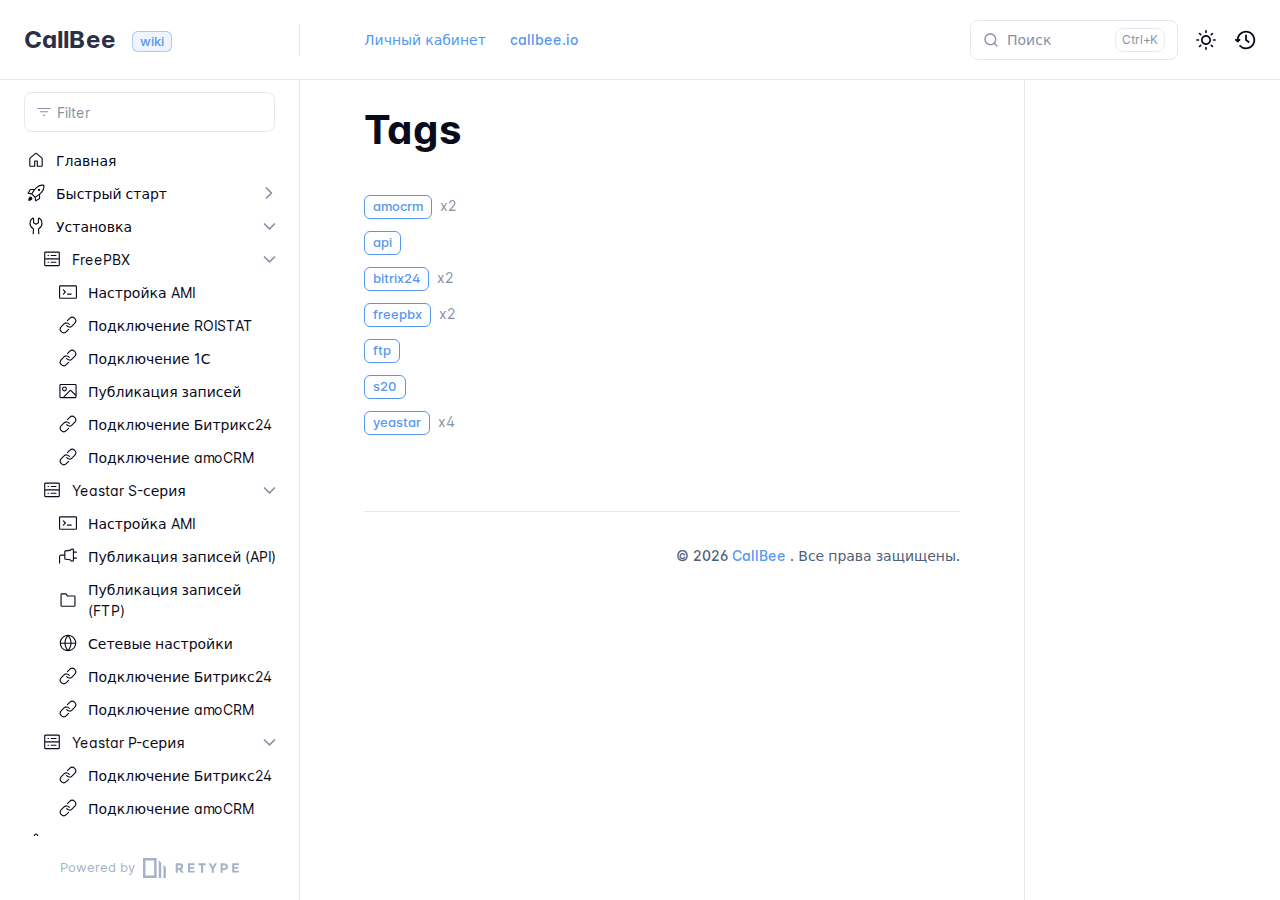
<file: tags/index.html>
<!DOCTYPE html>
<html lang="en" class="h-full">
<head>
    <meta charset="UTF-8">
    <meta name="viewport" content="width=device-width,initial-scale=1">
    <meta name="color-scheme" content="light dark">
    <meta name="turbo-cache-control" content="no-cache" data-turbo-track="reload" data-track-token="4.5.3.829749652426">

    <!-- See retype.com -->
    <meta name="generator" content="Retype 4.5.3">

    <!-- Primary Meta Tags -->
    <title>Tags | wiki.callbee.io - Сallbee - интеграции для IP-ATC FreePBX и Yeastar</title>
    <meta name="title" content="Tags | wiki.callbee.io - Сallbee - интеграции для IP-ATC FreePBX и Yeastar">

    <!-- Canonical -->
    <link rel="canonical" href="https://wiki.callbee.io/tags/">
    <link rel="sitemap" type="application/xml" title="Sitemap" href="https://wiki.callbee.io/sitemap.xml">

    <!-- Open Graph -->
    <meta property="og:type" content="website">
    <meta property="og:url" content="https://wiki.callbee.io/tags/">
    <meta property="og:title" content="Tags | wiki.callbee.io - Сallbee - интеграции для IP-ATC FreePBX и Yeastar">
    <meta property="og:site_name" content="CallBee">
    <meta property="og:locale" content="en_US">

    <!-- Twitter -->
    <meta name="twitter:card" content="summary_large_image">
    <meta name="twitter:url" content="https://wiki.callbee.io/tags/">
    <meta name="twitter:title" content="Tags | wiki.callbee.io - Сallbee - интеграции для IP-ATC FreePBX и Yeastar">

    <script data-cfasync="false">(function(){var cl=document.documentElement.classList,ls=localStorage.getItem("retype_scheme"),hd=cl.contains("dark"),hl=cl.contains("light"),wm=window.matchMedia&&window.matchMedia("(prefers-color-scheme: dark)").matches;if(ls==="dark"||(!ls&&wm&&!hd&&!hl)){cl.remove("light");cl.add("dark")}else if(ls==="light"||(!ls&&!wm&&!hd&&!hl)){cl.remove("dark");cl.add("light")}})();</script>

    <link href="../resources/css/retype.css?v=4.5.3.829749652426" rel="stylesheet">

    <script data-cfasync="false" src="../resources/js/config.js?v=4.5.3.829749652426" data-turbo-eval="false" defer></script>
    <script data-cfasync="false" src="../resources/js/retype.js?v=4.5.3" data-turbo-eval="false" defer></script>
    <script id="lunr-js" data-cfasync="false" src="../resources/js/lunr.js?v=4.5.3.829749652426" data-turbo-eval="false" defer></script>
</head>
<body>
    <div id="retype-app" class="relative text-base antialiased text-base-text bg-base-bg font-body">
    <div class="absolute bottom-0 left-0" style="top: 5rem; right: 50%"></div>

    <header id="retype-header" class="sticky top-0 z-30 flex w-full h-16 bg-header-bg border-b border-header-border md:h-20">
        <div class="container relative flex items-center justify-between pr-6 grow md:justify-start">
            <!-- Mobile menu button skeleton -->
            <button v-cloak class="skeleton retype-mobile-menu-button flex items-center justify-center shrink-0 overflow-hidden dark:text-white focus:outline-hidden rounded-full w-10 h-10 ml-3.5 md:hidden"><svg xmlns="http://www.w3.org/2000/svg" class="mb-px shrink-0" width="24" height="24" viewBox="0 0 24 24" role="presentation" style="margin-bottom: 0px;"><g fill="currentColor"><path d="M2 4h20v2H2zM2 11h20v2H2zM2 18h20v2H2z"></path></g></svg></button>
            <div v-cloak id="retype-sidebar-left-toggle-button"></div>
    
            <!-- Logo -->
            <div class="flex items-center justify-between h-full py-2 md:w-75">
                <div class="flex items-center px-2 md:px-6">
                    <a id="retype-branding-logo" href="https://wiki.callbee.io/" class="flex items-center leading-snug text-2xl">
                        <span class="dark:text-white font-bold line-clamp-1 md:line-clamp-2">CallBee</span>
                    </a><span id="retype-branding-label" class="inline-flex mt-1 px-2 py-1 ml-4 text-xs font-medium leading-none items-center rounded-md bg-branding-label-bg text-branding-label-text ring-1 ring-branding-label-border ring-inset md:inline-block">wiki</span>
                </div>
    
                <span class="hidden h-8 border-r md:inline-block border-base-border"></span>
            </div>
    
            <div class="flex justify-between md:grow">
                <!-- Top Nav -->
                <nav id="retype-header-nav" class="hidden md:flex">
                    <ul class="flex flex-col mb-4 md:pl-16 md:mb-0 md:flex-row md:items-center">
                        <li class="mr-6">
                            <a class="py-2 md:mb-0 inline-flex items-center text-sm whitespace-nowrap transition-colors duration-200 ease-linear md:text-header-text font-header-text hover:text-header-text-hover" href="https://my.callbee.io" target="_blank">Личный кабинет</a>
                        </li>
                        <li class="mr-6">
                            <a class="py-2 md:mb-0 inline-flex items-center text-sm whitespace-nowrap transition-colors duration-200 ease-linear md:text-header-text font-header-text hover:text-header-text-hover" href="https://callbee.io" target="_blank">callbee.io</a>
                        </li>
    
                    </ul>
                </nav>
    
                <div v-cloak class="flex justify-end grow">
                    <div id="retype-mobile-search-button"></div>
                    <doc-search-desktop></doc-search-desktop>
    
                    <doc-theme-switch class="lg:ml-2"></doc-theme-switch>
                    <doc-history></doc-history>
                </div>
            </div>
        </div>
    </header>


    <div id="retype-container" class="container relative flex bg-white">
        <!-- Sidebar Skeleton -->
        <div v-cloak class="fixed flex flex-col shrink-0 duration-300 ease-in-out bg-sidebar-left-bg border-sidebar-left-border sidebar top-20 w-75 border-r h-screen md:sticky transition-transform skeleton">
        
            <div class="flex items-center h-16 px-6">
                <input id="retype-filter-input-mock" class="w-full h-10 pl-8 px-3 py-2 transition-colors duration-200 ease-linear bg-filter-bg border border-filter-border rounded-lg shadow-none md:text-sm hover:border-filter-border-hover focus:outline-hidden focus:border-filter-border-focus placeholder-filter-placeholder" type="text">
            </div>
        
            <div class="pl-6 mt-1 mb-4">
                <div class="w-32 h-3 mb-4 bg-skeleton-bg rounded-full loading"></div>
                <div class="w-48 h-3 mb-4 bg-skeleton-bg rounded-full loading"></div>
                <div class="w-40 h-3 mb-4 bg-skeleton-bg rounded-full loading"></div>
                <div class="w-32 h-3 mb-4 bg-skeleton-bg rounded-full loading"></div>
                <div class="w-48 h-3 mb-4 bg-skeleton-bg rounded-full loading"></div>
                <div class="w-40 h-3 mb-4 bg-skeleton-bg rounded-full loading"></div>
            </div>
        
            <div class="shrink-0 mt-auto bg-transparent dark:border-base-border">
                <a class="flex items-center justify-center flex-nowrap h-16 text-gray-350 dark:text-dark-400 hover:text-gray-600 dark:hover:text-dark-300 transition-colors duration-150 ease-in docs-powered-by" target="_blank" href="https://retype.com/" rel="noopener">
                    <span class="text-xs whitespace-nowrap">Powered by</span>
                    <svg xmlns="http://www.w3.org/2000/svg" class="ml-2" fill="currentColor" width="96" height="20" overflow="visible"><path d="M0 0v20h13.59V0H0zm11.15 17.54H2.44V2.46h8.71v15.08zM15.8 20h2.44V4.67L15.8 2.22zM20.45 6.89V20h2.44V9.34z"/><g><path d="M40.16 8.44c0 1.49-.59 2.45-1.75 2.88l2.34 3.32h-2.53l-2.04-2.96h-1.43v2.96h-2.06V5.36h3.5c1.43 0 2.46.24 3.07.73s.9 1.27.9 2.35zm-2.48 1.1c.26-.23.38-.59.38-1.09 0-.5-.13-.84-.4-1.03s-.73-.28-1.39-.28h-1.54v2.75h1.5c.72 0 1.2-.12 1.45-.35zM51.56 5.36V7.2h-4.59v1.91h4.13v1.76h-4.13v1.92h4.74v1.83h-6.79V5.36h6.64zM60.09 7.15v7.48h-2.06V7.15h-2.61V5.36h7.28v1.79h-2.61zM70.81 14.64h-2.06v-3.66l-3.19-5.61h2.23l1.99 3.45 1.99-3.45H74l-3.19 5.61v3.66zM83.99 6.19c.65.55.97 1.4.97 2.55s-.33 1.98-1 2.51-1.68.8-3.04.8h-1.23v2.59h-2.06V5.36h3.26c1.42 0 2.45.28 3.1.83zm-1.51 3.65c.25-.28.37-.69.37-1.22s-.16-.92-.48-1.14c-.32-.23-.82-.34-1.5-.34H79.7v3.12h1.38c.68 0 1.15-.14 1.4-.42zM95.85 5.36V7.2h-4.59v1.91h4.13v1.76h-4.13v1.92H96v1.83h-6.79V5.36h6.64z"/></g></svg>
                </a>
            </div>
        </div>
        
        <!-- Sidebar component -->
        <doc-sidebar v-cloak>
            <template #sidebar-footer>
                <div class="shrink-0 mt-auto border-t md:bg-transparent md:border-none dark:border-base-border">
        
                    <div class="py-3 px-6 md:hidden border-b dark:border-base-border">
                        <nav>
                            <ul class="flex flex-wrap justify-center items-center">
                                <li class="mr-6">
                                    <a class="block py-1 inline-flex items-center text-sm whitespace-nowrap transition-colors duration-200 ease-linear md:text-header-text font-header-text hover:text-header-text-hover" href="https://my.callbee.io" target="_blank">Личный кабинет</a>
                                </li>
                                <li class="mr-6">
                                    <a class="block py-1 inline-flex items-center text-sm whitespace-nowrap transition-colors duration-200 ease-linear md:text-header-text font-header-text hover:text-header-text-hover" href="https://callbee.io" target="_blank">callbee.io</a>
                                </li>
        
                            </ul>
                        </nav>
                    </div>
        
                    <a class="flex items-center justify-center flex-nowrap h-16 text-gray-350 dark:text-dark-400 hover:text-gray-600 dark:hover:text-dark-300 transition-colors duration-150 ease-in docs-powered-by" target="_blank" href="https://retype.com/" rel="noopener">
                        <span class="text-xs whitespace-nowrap">Powered by</span>
                        <svg xmlns="http://www.w3.org/2000/svg" class="ml-2" fill="currentColor" width="96" height="20" overflow="visible"><path d="M0 0v20h13.59V0H0zm11.15 17.54H2.44V2.46h8.71v15.08zM15.8 20h2.44V4.67L15.8 2.22zM20.45 6.89V20h2.44V9.34z"/><g><path d="M40.16 8.44c0 1.49-.59 2.45-1.75 2.88l2.34 3.32h-2.53l-2.04-2.96h-1.43v2.96h-2.06V5.36h3.5c1.43 0 2.46.24 3.07.73s.9 1.27.9 2.35zm-2.48 1.1c.26-.23.38-.59.38-1.09 0-.5-.13-.84-.4-1.03s-.73-.28-1.39-.28h-1.54v2.75h1.5c.72 0 1.2-.12 1.45-.35zM51.56 5.36V7.2h-4.59v1.91h4.13v1.76h-4.13v1.92h4.74v1.83h-6.79V5.36h6.64zM60.09 7.15v7.48h-2.06V7.15h-2.61V5.36h7.28v1.79h-2.61zM70.81 14.64h-2.06v-3.66l-3.19-5.61h2.23l1.99 3.45 1.99-3.45H74l-3.19 5.61v3.66zM83.99 6.19c.65.55.97 1.4.97 2.55s-.33 1.98-1 2.51-1.68.8-3.04.8h-1.23v2.59h-2.06V5.36h3.26c1.42 0 2.45.28 3.1.83zm-1.51 3.65c.25-.28.37-.69.37-1.22s-.16-.92-.48-1.14c-.32-.23-.82-.34-1.5-.34H79.7v3.12h1.38c.68 0 1.15-.14 1.4-.42zM95.85 5.36V7.2h-4.59v1.91h4.13v1.76h-4.13v1.92H96v1.83h-6.79V5.36h6.64z"/></g></svg>
                    </a>
                </div>
            </template>
        </doc-sidebar>

        <div class="grow min-w-0 bg-body-bg">
            <!-- Render "toolbar" template here on api pages --><!-- Render page content -->
<div class="flex">
    <div id="retype-main" class="min-w-0 p-4 grow md:px-16">
        <main class="relative pb-12 lg:pt-2">
            <div class="relative retype-markdown" id="retype-content">
                <!-- Rendered if sidebar right is enabled -->
                <div id="retype-sidebar-right-toggle"></div>
                <doc-page-actions></doc-page-actions>

                <!-- Page content  -->
<h1 id="tags">Tags</h1>
<ul style="padding-left: 0px;">
<li class="relative block py-1">
<a href="amocrm/" class="no-link inline-flex align-middle items-center justify-center font-medium leading-none whitespace-nowrap text-badge-info-text bg-badge-info border border-badge-info-border hover:text-badge-info-text-hover hover:bg-badge-info-hover hover:border-badge-info-border-hover transition-colors duration-200 ease-out h-6 px-2 text-xs rounded-md">
    <span>amocrm</span>
</a>
<span class="ml-2 text-sm text-gray-400 dark:text-dark-400">x2</span>
</li>
<li class="relative block py-1">
<a href="api/" class="no-link inline-flex align-middle items-center justify-center font-medium leading-none whitespace-nowrap text-badge-info-text bg-badge-info border border-badge-info-border hover:text-badge-info-text-hover hover:bg-badge-info-hover hover:border-badge-info-border-hover transition-colors duration-200 ease-out h-6 px-2 text-xs rounded-md">
    <span>api</span>
</a>
</li>
<li class="relative block py-1">
<a href="bitrix24/" class="no-link inline-flex align-middle items-center justify-center font-medium leading-none whitespace-nowrap text-badge-info-text bg-badge-info border border-badge-info-border hover:text-badge-info-text-hover hover:bg-badge-info-hover hover:border-badge-info-border-hover transition-colors duration-200 ease-out h-6 px-2 text-xs rounded-md">
    <span>bitrix24</span>
</a>
<span class="ml-2 text-sm text-gray-400 dark:text-dark-400">x2</span>
</li>
<li class="relative block py-1">
<a href="freepbx/" class="no-link inline-flex align-middle items-center justify-center font-medium leading-none whitespace-nowrap text-badge-info-text bg-badge-info border border-badge-info-border hover:text-badge-info-text-hover hover:bg-badge-info-hover hover:border-badge-info-border-hover transition-colors duration-200 ease-out h-6 px-2 text-xs rounded-md">
    <span>freepbx</span>
</a>
<span class="ml-2 text-sm text-gray-400 dark:text-dark-400">x2</span>
</li>
<li class="relative block py-1">
<a href="ftp/" class="no-link inline-flex align-middle items-center justify-center font-medium leading-none whitespace-nowrap text-badge-info-text bg-badge-info border border-badge-info-border hover:text-badge-info-text-hover hover:bg-badge-info-hover hover:border-badge-info-border-hover transition-colors duration-200 ease-out h-6 px-2 text-xs rounded-md">
    <span>ftp</span>
</a>
</li>
<li class="relative block py-1">
<a href="s20/" class="no-link inline-flex align-middle items-center justify-center font-medium leading-none whitespace-nowrap text-badge-info-text bg-badge-info border border-badge-info-border hover:text-badge-info-text-hover hover:bg-badge-info-hover hover:border-badge-info-border-hover transition-colors duration-200 ease-out h-6 px-2 text-xs rounded-md">
    <span>s20</span>
</a>
</li>
<li class="relative block py-1">
<a href="yeastar/" class="no-link inline-flex align-middle items-center justify-center font-medium leading-none whitespace-nowrap text-badge-info-text bg-badge-info border border-badge-info-border hover:text-badge-info-text-hover hover:bg-badge-info-hover hover:border-badge-info-border-hover transition-colors duration-200 ease-out h-6 px-2 text-xs rounded-md">
    <span>yeastar</span>
</a>
<span class="ml-2 text-sm text-gray-400 dark:text-dark-400">x4</span>
</li>
</ul>

                
                <!-- Required only on API pages -->
                <doc-toolbar-member-filter-no-results></doc-toolbar-member-filter-no-results>
            </div>
            <footer id="retype-content-footer" class="clear-both">
            
            </footer>
        </main>

        <div id="retype-page-footer" class="print:border-none border-t border-base-border pt-6 mb-8">
            <footer class="flex flex-wrap items-center justify-between print:justify-center">
                <div id="retype-footer-links" class="print:hidden">
                    <ul class="flex flex-wrap items-center text-sm">
                    </ul>
                </div>
                <div id="retype-copyright" class="print:justify-center py-2 text-footer-text font-footer-link text-sm leading-relaxed"><p>© 2026 <a href="https://callbee.io/">CallBee</a> . Все права защищены.</p></div>
            </footer>
        </div>
    </div>

    <!-- Rendered if sidebar right is enabled -->
    <!-- Sidebar right skeleton-->
    <div v-cloak class="fixed top-0 bottom-0 right-0 translate-x-full bg-sidebar-right-bg border-sidebar-right-border lg:sticky lg:border-l lg:shrink-0 lg:pt-6 lg:translate-x-0 sm:w-1/2 lg:w-64 lg:z-0 md:w-104 sidebar-right skeleton">
        <div class="pl-5">
            <div class="w-32 h-3 mb-4 bg-skeleton-bg rounded-full loading"></div>
            <div class="w-48 h-3 mb-4 bg-skeleton-bg rounded-full loading"></div>
            <div class="w-40 h-3 mb-4 bg-skeleton-bg rounded-full loading"></div>
        </div>
    </div>

    <!-- User should be able to hide sidebar right -->
    <doc-sidebar-right v-cloak></doc-sidebar-right>
</div>

        </div>
    </div>

    <doc-search-mobile></doc-search-mobile>
    <doc-back-to-top></doc-back-to-top>
</div>


    <div id="retype-overlay-target"></div>

        <script data-cfasync="false">window.__DOCS__ = { "title": "Tags", level: 1, icon: "file", hasPrism: false, hasInstagram: false, hasMermaid: false, hasMath: false, tocDepth: 23 }</script>
</body>
</html>
</file>
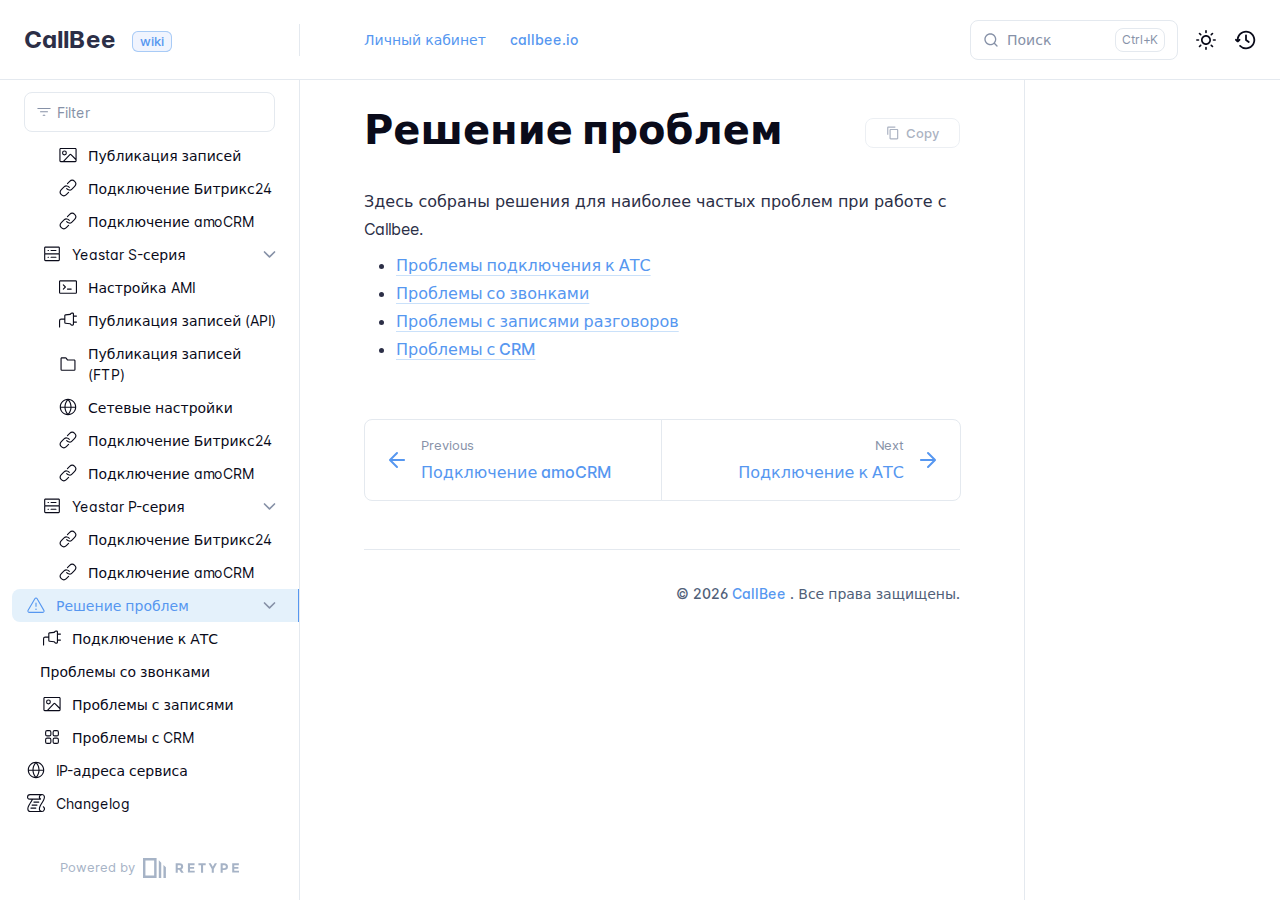
<file: troubleshooting/index.html>
<!DOCTYPE html>
<html lang="en" class="h-full">
<head>
    <meta charset="UTF-8">
    <meta name="viewport" content="width=device-width,initial-scale=1">
    <meta name="color-scheme" content="light dark">
    <meta name="turbo-cache-control" content="no-cache" data-turbo-track="reload" data-track-token="4.5.3.829753336531">

    <!-- See retype.com -->
    <meta name="generator" content="Retype 4.5.3">

    <!-- Primary Meta Tags -->
    <title>Решение проблем | wiki.callbee.io - Сallbee - интеграции для IP-ATC FreePBX и Yeastar</title>
    <meta name="title" content="Решение проблем | wiki.callbee.io - Сallbee - интеграции для IP-ATC FreePBX и Yeastar">
    <meta name="description" content="Здесь собраны решения для наиболее частых проблем при работе с Callbee.">

    <!-- Canonical -->
    <link rel="canonical" href="https://wiki.callbee.io/troubleshooting/">
    <link rel="sitemap" type="application/xml" title="Sitemap" href="https://wiki.callbee.io/sitemap.xml">

    <!-- Open Graph -->
    <meta property="og:type" content="website">
    <meta property="og:url" content="https://wiki.callbee.io/troubleshooting/">
    <meta property="og:title" content="Решение проблем | wiki.callbee.io - Сallbee - интеграции для IP-ATC FreePBX и Yeastar">
    <meta property="og:description" content="Здесь собраны решения для наиболее частых проблем при работе с Callbee.">
    <meta property="og:site_name" content="CallBee">
    <meta property="og:locale" content="en_US">

    <!-- Twitter -->
    <meta name="twitter:card" content="summary_large_image">
    <meta name="twitter:url" content="https://wiki.callbee.io/troubleshooting/">
    <meta name="twitter:title" content="Решение проблем | wiki.callbee.io - Сallbee - интеграции для IP-ATC FreePBX и Yeastar">
    <meta name="twitter:description" content="Здесь собраны решения для наиболее частых проблем при работе с Callbee.">

    <!-- Alternate Markdown -->
    <link rel="alternate" type="text/markdown" href="https://wiki.callbee.io/troubleshooting/index.md">

    <script data-cfasync="false">(function(){var cl=document.documentElement.classList,ls=localStorage.getItem("retype_scheme"),hd=cl.contains("dark"),hl=cl.contains("light"),wm=window.matchMedia&&window.matchMedia("(prefers-color-scheme: dark)").matches;if(ls==="dark"||(!ls&&wm&&!hd&&!hl)){cl.remove("light");cl.add("dark")}else if(ls==="light"||(!ls&&!wm&&!hd&&!hl)){cl.remove("dark");cl.add("light")}})();</script>

    <link href="../resources/css/retype.css?v=4.5.3.829753336531" rel="stylesheet">

    <script data-cfasync="false" src="../resources/js/config.js?v=4.5.3.829753336531" data-turbo-eval="false" defer></script>
    <script data-cfasync="false" src="../resources/js/retype.js?v=4.5.3" data-turbo-eval="false" defer></script>
    <script id="lunr-js" data-cfasync="false" src="../resources/js/lunr.js?v=4.5.3.829753336531" data-turbo-eval="false" defer></script>
</head>
<body>
    <div id="retype-app" class="relative text-base antialiased text-base-text bg-base-bg font-body">
    <div class="absolute bottom-0 left-0" style="top: 5rem; right: 50%"></div>

    <header id="retype-header" class="sticky top-0 z-30 flex w-full h-16 bg-header-bg border-b border-header-border md:h-20">
        <div class="container relative flex items-center justify-between pr-6 grow md:justify-start">
            <!-- Mobile menu button skeleton -->
            <button v-cloak class="skeleton retype-mobile-menu-button flex items-center justify-center shrink-0 overflow-hidden dark:text-white focus:outline-hidden rounded-full w-10 h-10 ml-3.5 md:hidden"><svg xmlns="http://www.w3.org/2000/svg" class="mb-px shrink-0" width="24" height="24" viewBox="0 0 24 24" role="presentation" style="margin-bottom: 0px;"><g fill="currentColor"><path d="M2 4h20v2H2zM2 11h20v2H2zM2 18h20v2H2z"></path></g></svg></button>
            <div v-cloak id="retype-sidebar-left-toggle-button"></div>
    
            <!-- Logo -->
            <div class="flex items-center justify-between h-full py-2 md:w-75">
                <div class="flex items-center px-2 md:px-6">
                    <a id="retype-branding-logo" href="https://wiki.callbee.io/" class="flex items-center leading-snug text-2xl">
                        <span class="dark:text-white font-bold line-clamp-1 md:line-clamp-2">CallBee</span>
                    </a><span id="retype-branding-label" class="inline-flex mt-1 px-2 py-1 ml-4 text-xs font-medium leading-none items-center rounded-md bg-branding-label-bg text-branding-label-text ring-1 ring-branding-label-border ring-inset md:inline-block">wiki</span>
                </div>
    
                <span class="hidden h-8 border-r md:inline-block border-base-border"></span>
            </div>
    
            <div class="flex justify-between md:grow">
                <!-- Top Nav -->
                <nav id="retype-header-nav" class="hidden md:flex">
                    <ul class="flex flex-col mb-4 md:pl-16 md:mb-0 md:flex-row md:items-center">
                        <li class="mr-6">
                            <a class="py-2 md:mb-0 inline-flex items-center text-sm whitespace-nowrap transition-colors duration-200 ease-linear md:text-header-text font-header-text hover:text-header-text-hover" href="https://my.callbee.io" target="_blank">Личный кабинет</a>
                        </li>
                        <li class="mr-6">
                            <a class="py-2 md:mb-0 inline-flex items-center text-sm whitespace-nowrap transition-colors duration-200 ease-linear md:text-header-text font-header-text hover:text-header-text-hover" href="https://callbee.io" target="_blank">callbee.io</a>
                        </li>
    
                    </ul>
                </nav>
    
                <div v-cloak class="flex justify-end grow">
                    <div id="retype-mobile-search-button"></div>
                    <doc-search-desktop></doc-search-desktop>
    
                    <doc-theme-switch class="lg:ml-2"></doc-theme-switch>
                    <doc-history></doc-history>
                </div>
            </div>
        </div>
    </header>


    <div id="retype-container" class="container relative flex bg-white">
        <!-- Sidebar Skeleton -->
        <div v-cloak class="fixed flex flex-col shrink-0 duration-300 ease-in-out bg-sidebar-left-bg border-sidebar-left-border sidebar top-20 w-75 border-r h-screen md:sticky transition-transform skeleton">
        
            <div class="flex items-center h-16 px-6">
                <input id="retype-filter-input-mock" class="w-full h-10 pl-8 px-3 py-2 transition-colors duration-200 ease-linear bg-filter-bg border border-filter-border rounded-lg shadow-none md:text-sm hover:border-filter-border-hover focus:outline-hidden focus:border-filter-border-focus placeholder-filter-placeholder" type="text">
            </div>
        
            <div class="pl-6 mt-1 mb-4">
                <div class="w-32 h-3 mb-4 bg-skeleton-bg rounded-full loading"></div>
                <div class="w-48 h-3 mb-4 bg-skeleton-bg rounded-full loading"></div>
                <div class="w-40 h-3 mb-4 bg-skeleton-bg rounded-full loading"></div>
                <div class="w-32 h-3 mb-4 bg-skeleton-bg rounded-full loading"></div>
                <div class="w-48 h-3 mb-4 bg-skeleton-bg rounded-full loading"></div>
                <div class="w-40 h-3 mb-4 bg-skeleton-bg rounded-full loading"></div>
            </div>
        
            <div class="shrink-0 mt-auto bg-transparent dark:border-base-border">
                <a class="flex items-center justify-center flex-nowrap h-16 text-gray-350 dark:text-dark-400 hover:text-gray-600 dark:hover:text-dark-300 transition-colors duration-150 ease-in docs-powered-by" target="_blank" href="https://retype.com/" rel="noopener">
                    <span class="text-xs whitespace-nowrap">Powered by</span>
                    <svg xmlns="http://www.w3.org/2000/svg" class="ml-2" fill="currentColor" width="96" height="20" overflow="visible"><path d="M0 0v20h13.59V0H0zm11.15 17.54H2.44V2.46h8.71v15.08zM15.8 20h2.44V4.67L15.8 2.22zM20.45 6.89V20h2.44V9.34z"/><g><path d="M40.16 8.44c0 1.49-.59 2.45-1.75 2.88l2.34 3.32h-2.53l-2.04-2.96h-1.43v2.96h-2.06V5.36h3.5c1.43 0 2.46.24 3.07.73s.9 1.27.9 2.35zm-2.48 1.1c.26-.23.38-.59.38-1.09 0-.5-.13-.84-.4-1.03s-.73-.28-1.39-.28h-1.54v2.75h1.5c.72 0 1.2-.12 1.45-.35zM51.56 5.36V7.2h-4.59v1.91h4.13v1.76h-4.13v1.92h4.74v1.83h-6.79V5.36h6.64zM60.09 7.15v7.48h-2.06V7.15h-2.61V5.36h7.28v1.79h-2.61zM70.81 14.64h-2.06v-3.66l-3.19-5.61h2.23l1.99 3.45 1.99-3.45H74l-3.19 5.61v3.66zM83.99 6.19c.65.55.97 1.4.97 2.55s-.33 1.98-1 2.51-1.68.8-3.04.8h-1.23v2.59h-2.06V5.36h3.26c1.42 0 2.45.28 3.1.83zm-1.51 3.65c.25-.28.37-.69.37-1.22s-.16-.92-.48-1.14c-.32-.23-.82-.34-1.5-.34H79.7v3.12h1.38c.68 0 1.15-.14 1.4-.42zM95.85 5.36V7.2h-4.59v1.91h4.13v1.76h-4.13v1.92H96v1.83h-6.79V5.36h6.64z"/></g></svg>
                </a>
            </div>
        </div>
        
        <!-- Sidebar component -->
        <doc-sidebar v-cloak>
            <template #sidebar-footer>
                <div class="shrink-0 mt-auto border-t md:bg-transparent md:border-none dark:border-base-border">
        
                    <div class="py-3 px-6 md:hidden border-b dark:border-base-border">
                        <nav>
                            <ul class="flex flex-wrap justify-center items-center">
                                <li class="mr-6">
                                    <a class="block py-1 inline-flex items-center text-sm whitespace-nowrap transition-colors duration-200 ease-linear md:text-header-text font-header-text hover:text-header-text-hover" href="https://my.callbee.io" target="_blank">Личный кабинет</a>
                                </li>
                                <li class="mr-6">
                                    <a class="block py-1 inline-flex items-center text-sm whitespace-nowrap transition-colors duration-200 ease-linear md:text-header-text font-header-text hover:text-header-text-hover" href="https://callbee.io" target="_blank">callbee.io</a>
                                </li>
        
                            </ul>
                        </nav>
                    </div>
        
                    <a class="flex items-center justify-center flex-nowrap h-16 text-gray-350 dark:text-dark-400 hover:text-gray-600 dark:hover:text-dark-300 transition-colors duration-150 ease-in docs-powered-by" target="_blank" href="https://retype.com/" rel="noopener">
                        <span class="text-xs whitespace-nowrap">Powered by</span>
                        <svg xmlns="http://www.w3.org/2000/svg" class="ml-2" fill="currentColor" width="96" height="20" overflow="visible"><path d="M0 0v20h13.59V0H0zm11.15 17.54H2.44V2.46h8.71v15.08zM15.8 20h2.44V4.67L15.8 2.22zM20.45 6.89V20h2.44V9.34z"/><g><path d="M40.16 8.44c0 1.49-.59 2.45-1.75 2.88l2.34 3.32h-2.53l-2.04-2.96h-1.43v2.96h-2.06V5.36h3.5c1.43 0 2.46.24 3.07.73s.9 1.27.9 2.35zm-2.48 1.1c.26-.23.38-.59.38-1.09 0-.5-.13-.84-.4-1.03s-.73-.28-1.39-.28h-1.54v2.75h1.5c.72 0 1.2-.12 1.45-.35zM51.56 5.36V7.2h-4.59v1.91h4.13v1.76h-4.13v1.92h4.74v1.83h-6.79V5.36h6.64zM60.09 7.15v7.48h-2.06V7.15h-2.61V5.36h7.28v1.79h-2.61zM70.81 14.64h-2.06v-3.66l-3.19-5.61h2.23l1.99 3.45 1.99-3.45H74l-3.19 5.61v3.66zM83.99 6.19c.65.55.97 1.4.97 2.55s-.33 1.98-1 2.51-1.68.8-3.04.8h-1.23v2.59h-2.06V5.36h3.26c1.42 0 2.45.28 3.1.83zm-1.51 3.65c.25-.28.37-.69.37-1.22s-.16-.92-.48-1.14c-.32-.23-.82-.34-1.5-.34H79.7v3.12h1.38c.68 0 1.15-.14 1.4-.42zM95.85 5.36V7.2h-4.59v1.91h4.13v1.76h-4.13v1.92H96v1.83h-6.79V5.36h6.64z"/></g></svg>
                    </a>
                </div>
            </template>
        </doc-sidebar>

        <div class="grow min-w-0 bg-body-bg">
            <!-- Render "toolbar" template here on api pages --><!-- Render page content -->
<div class="flex">
    <div id="retype-main" class="min-w-0 p-4 grow md:px-16">
        <main class="relative pb-12 lg:pt-2">
            <div class="relative retype-markdown" id="retype-content">
                <!-- Rendered if sidebar right is enabled -->
                <div id="retype-sidebar-right-toggle"></div>
                <doc-page-actions></doc-page-actions>

                <!-- Page content  -->
<h1 id="решение-проблем">Решение проблем</h1>
<p>Здесь собраны решения для наиболее частых проблем при работе с Callbee.</p>
<ul>
<li><a href="connection/">Проблемы подключения к АТС</a></li>
<li><a href="calls/">Проблемы со звонками</a></li>
<li><a href="recordings/">Проблемы с записями разговоров</a></li>
<li><a href="crm/">Проблемы с CRM</a></li>
</ul>

                
                <!-- Required only on API pages -->
                <doc-toolbar-member-filter-no-results></doc-toolbar-member-filter-no-results>
            </div>
            <footer id="retype-content-footer" class="clear-both">
            
                <nav id="retype-nextprev" class="print:hidden flex mt-14">
                    <div class="w-1/2">
                        <a class="px-5 py-4 h-full flex items-center break-normal font-medium text-body-link border border-base-border hover:border-base-border-hover rounded-l-lg transition-colors duration-150 relative hover:z-5" href="../setup/yeastar-p/amocrm/">
                            <svg xmlns="http://www.w3.org/2000/svg" class="mr-3" width="24" height="24" viewBox="0 0 24 24" fill="currentColor" overflow="visible"><path d="M19 11H7.41l5.29-5.29a.996.996 0 10-1.41-1.41l-7 7a1 1 0 000 1.42l7 7a1.024 1.024 0 001.42-.01.996.996 0 000-1.41L7.41 13H19c.55 0 1-.45 1-1s-.45-1-1-1z" /><path fill="none" d="M0 0h24v24H0z" /></svg>
                            <span>
                                <span class="block text-xs font-normal text-base-text-muted">Previous</span>
                                <span class="block mt-1">Подключение amo​CRM</span>
                            </span>
                        </a>
                    </div>
            
                    <div class="w-1/2">
                        <a class="px-5 py-4 -mx-px h-full flex items-center justify-end break-normal font-medium text-body-link border border-base-border hover:border-base-border-hover rounded-r-lg transition-colors duration-150 relative hover:z-5" href="../troubleshooting/connection/">
                            <span>
                                <span class="block text-xs font-normal text-right text-base-text-muted">Next</span>
                                <span class="block mt-1">Подключение к АТС</span>
                            </span>
                            <svg xmlns="http://www.w3.org/2000/svg" class="ml-3" width="24" height="24" viewBox="0 0 24 24" fill="currentColor" overflow="visible"><path d="M19.92 12.38a1 1 0 00-.22-1.09l-7-7a.996.996 0 10-1.41 1.41l5.3 5.3H5c-.55 0-1 .45-1 1s.45 1 1 1h11.59l-5.29 5.29a.996.996 0 000 1.41c.19.2.44.3.7.3s.51-.1.71-.29l7-7c.09-.09.16-.21.21-.33z" /><path fill="none" d="M0 0h24v24H0z" /></svg>
                        </a>
                    </div>
                </nav>
            </footer>
        </main>

        <div id="retype-page-footer" class="print:border-none border-t border-base-border pt-6 mb-8">
            <footer class="flex flex-wrap items-center justify-between print:justify-center">
                <div id="retype-footer-links" class="print:hidden">
                    <ul class="flex flex-wrap items-center text-sm">
                    </ul>
                </div>
                <div id="retype-copyright" class="print:justify-center py-2 text-footer-text font-footer-link text-sm leading-relaxed"><p>© 2026 <a href="https://callbee.io/">CallBee</a> . Все права защищены.</p></div>
            </footer>
        </div>
    </div>

    <!-- Rendered if sidebar right is enabled -->
    <!-- Sidebar right skeleton-->
    <div v-cloak class="fixed top-0 bottom-0 right-0 translate-x-full bg-sidebar-right-bg border-sidebar-right-border lg:sticky lg:border-l lg:shrink-0 lg:pt-6 lg:translate-x-0 sm:w-1/2 lg:w-64 lg:z-0 md:w-104 sidebar-right skeleton">
        <div class="pl-5">
            <div class="w-32 h-3 mb-4 bg-skeleton-bg rounded-full loading"></div>
            <div class="w-48 h-3 mb-4 bg-skeleton-bg rounded-full loading"></div>
            <div class="w-40 h-3 mb-4 bg-skeleton-bg rounded-full loading"></div>
        </div>
    </div>

    <!-- User should be able to hide sidebar right -->
    <doc-sidebar-right v-cloak></doc-sidebar-right>
</div>

        </div>
    </div>

    <doc-search-mobile></doc-search-mobile>
    <doc-back-to-top></doc-back-to-top>
</div>


    <div id="retype-overlay-target"></div>

        <script data-cfasync="false">window.__DOCS__ = { "title": "Решение проблем", level: 1, icon: "file", hasPrism: false, hasInstagram: false, hasMermaid: false, hasMath: false, tocDepth: 23, "md": "/troubleshooting/index.md" }</script>
</body>
</html>
</file>
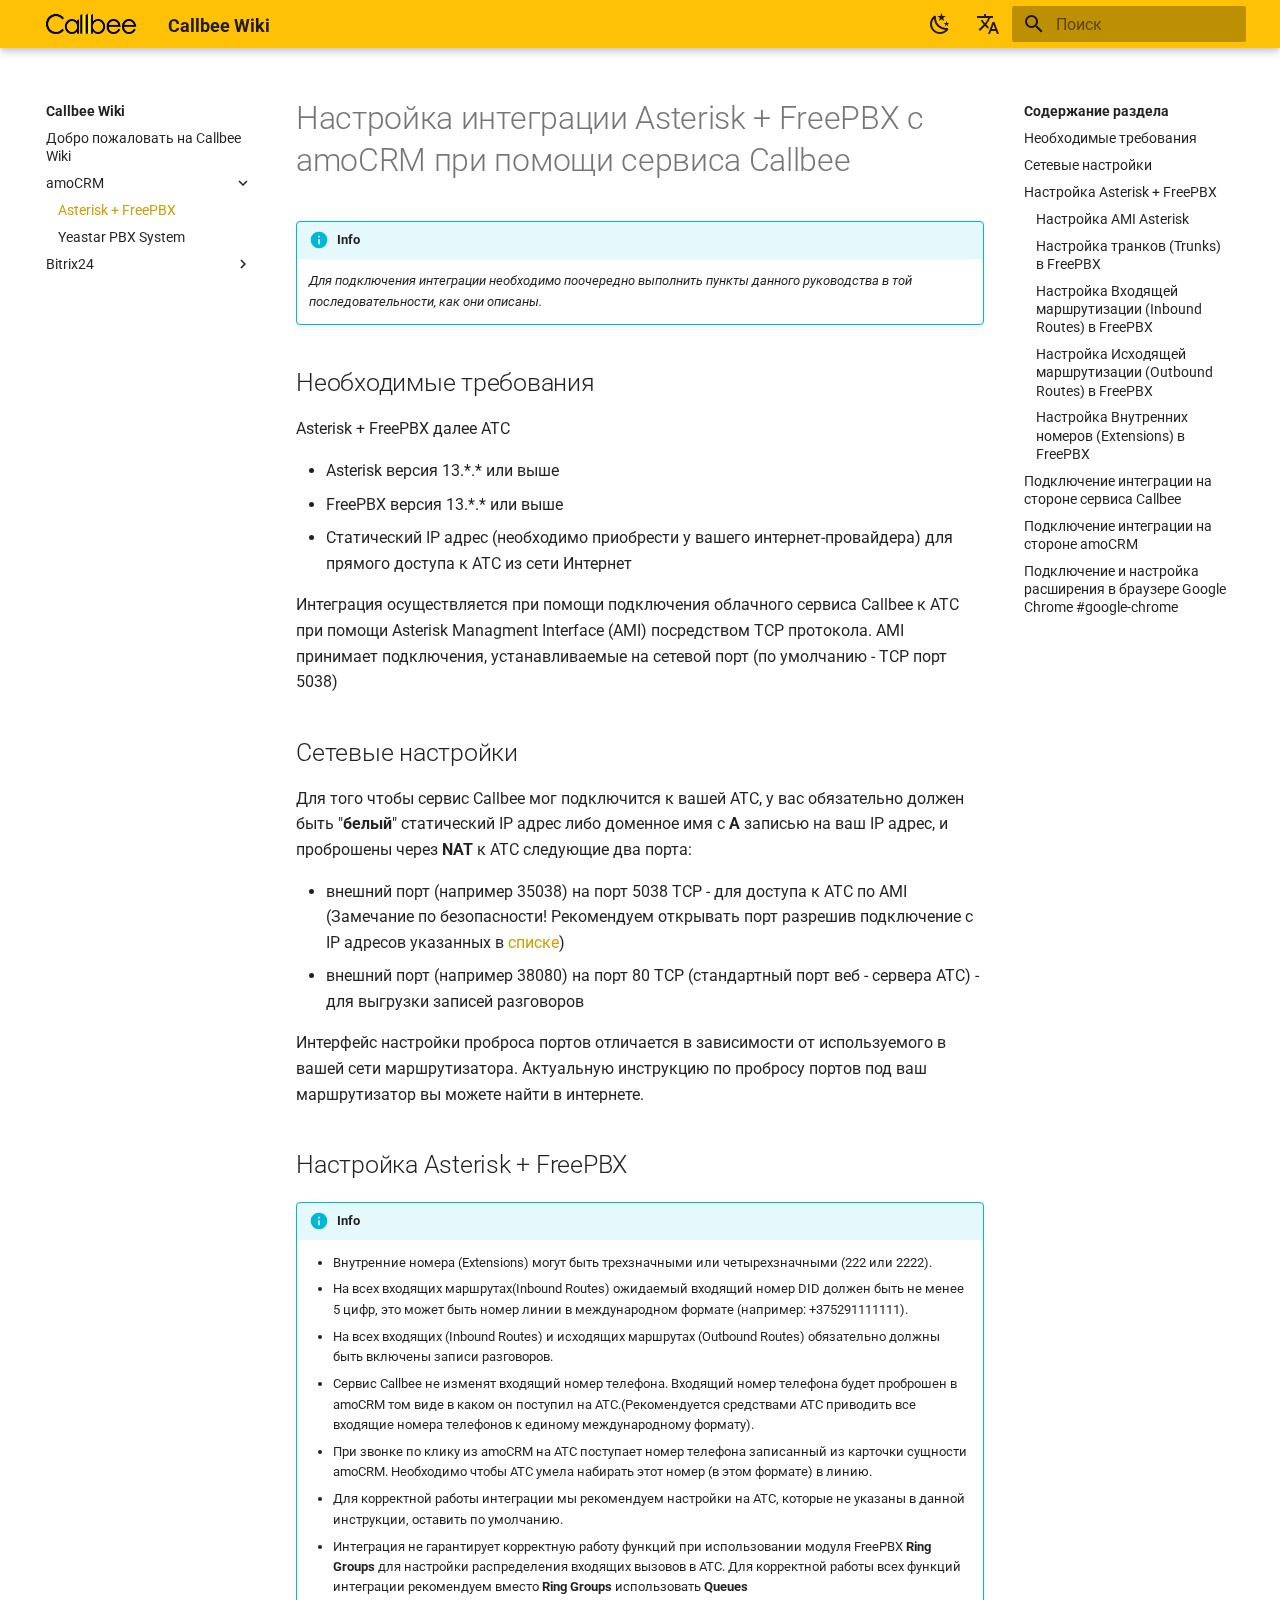
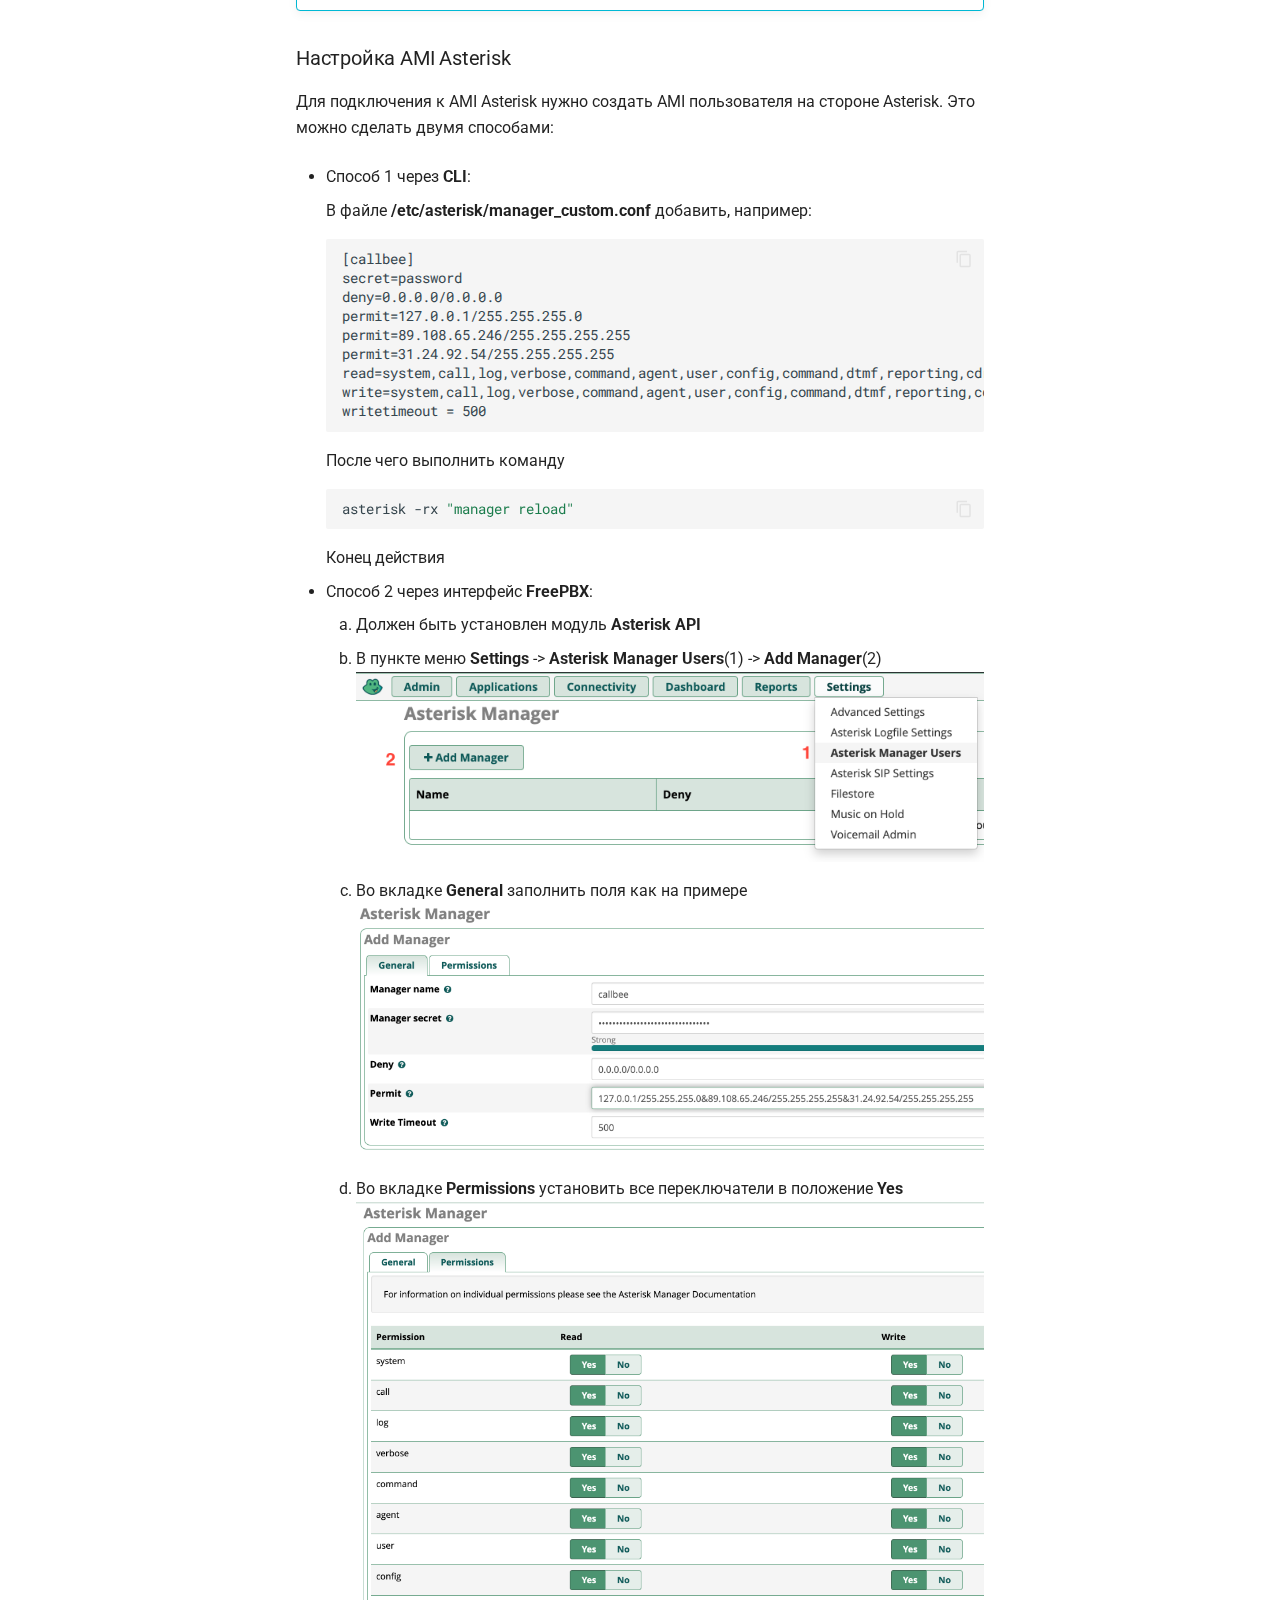
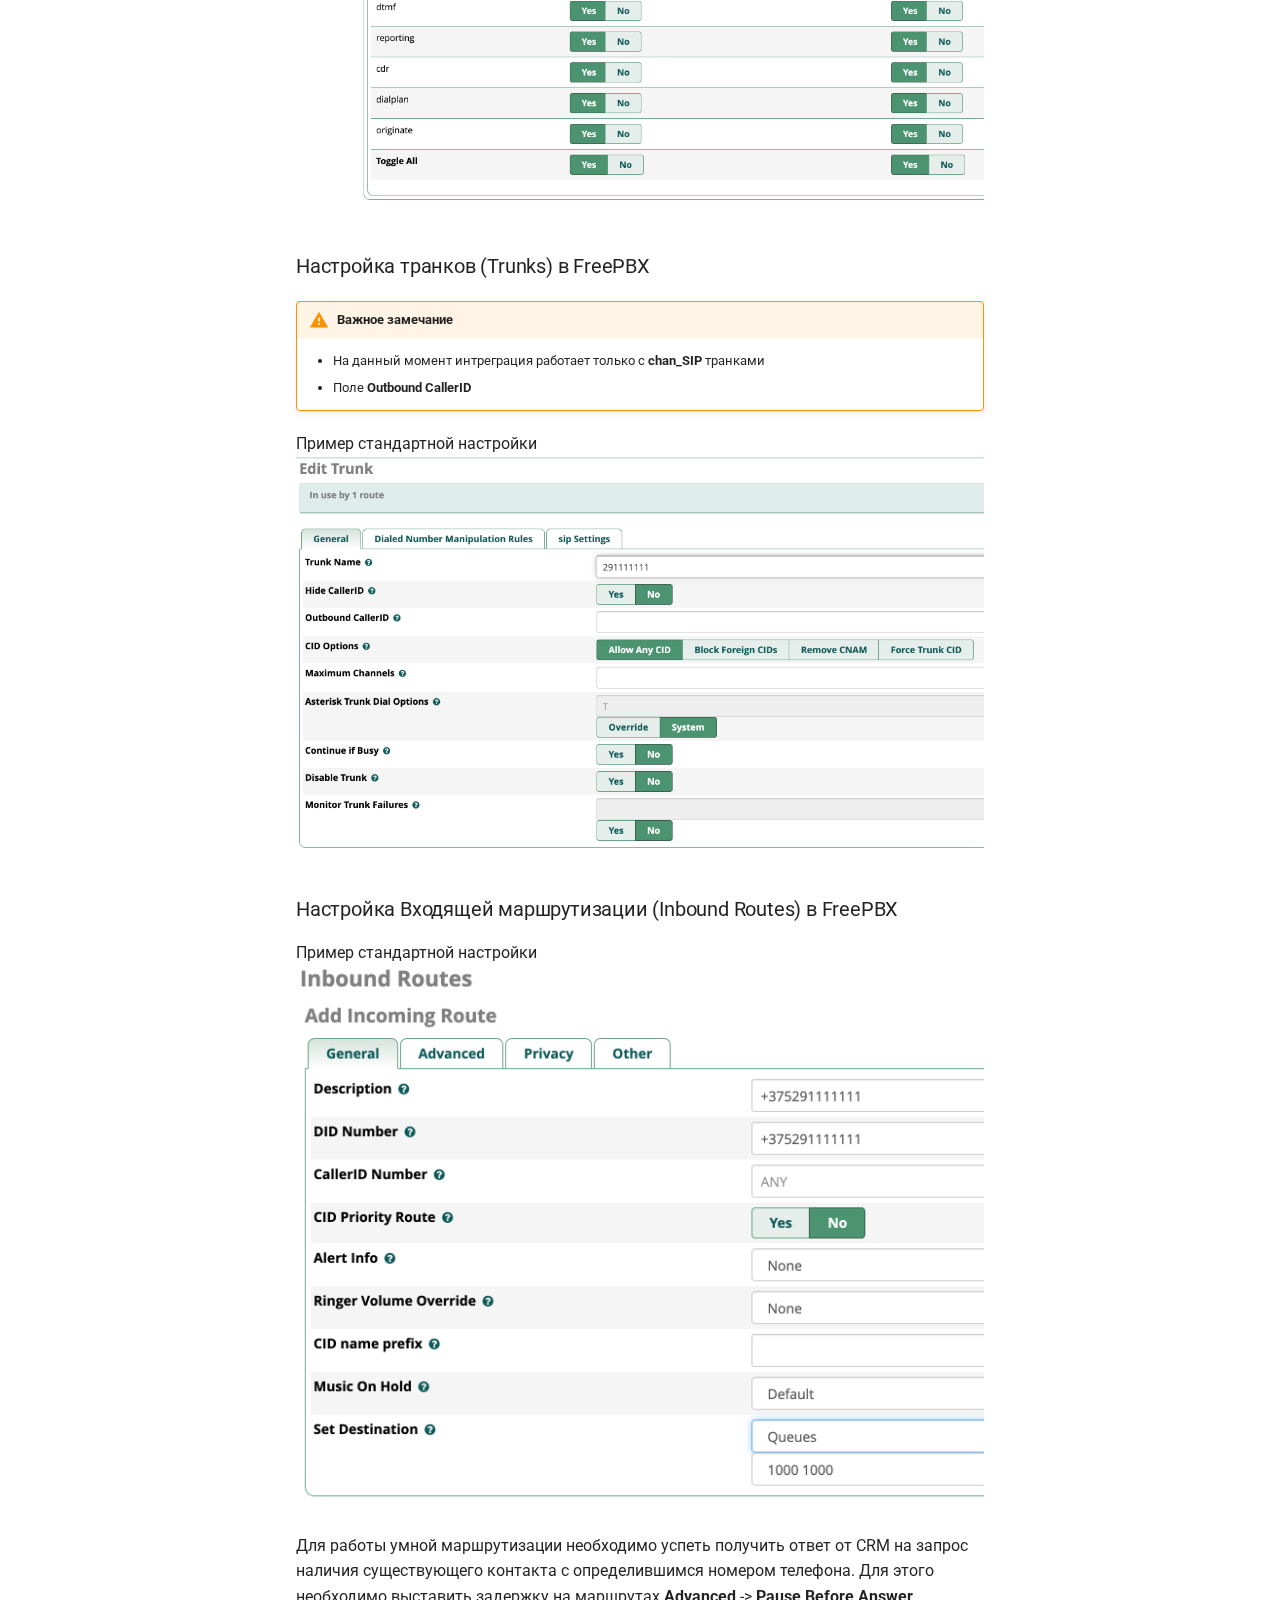
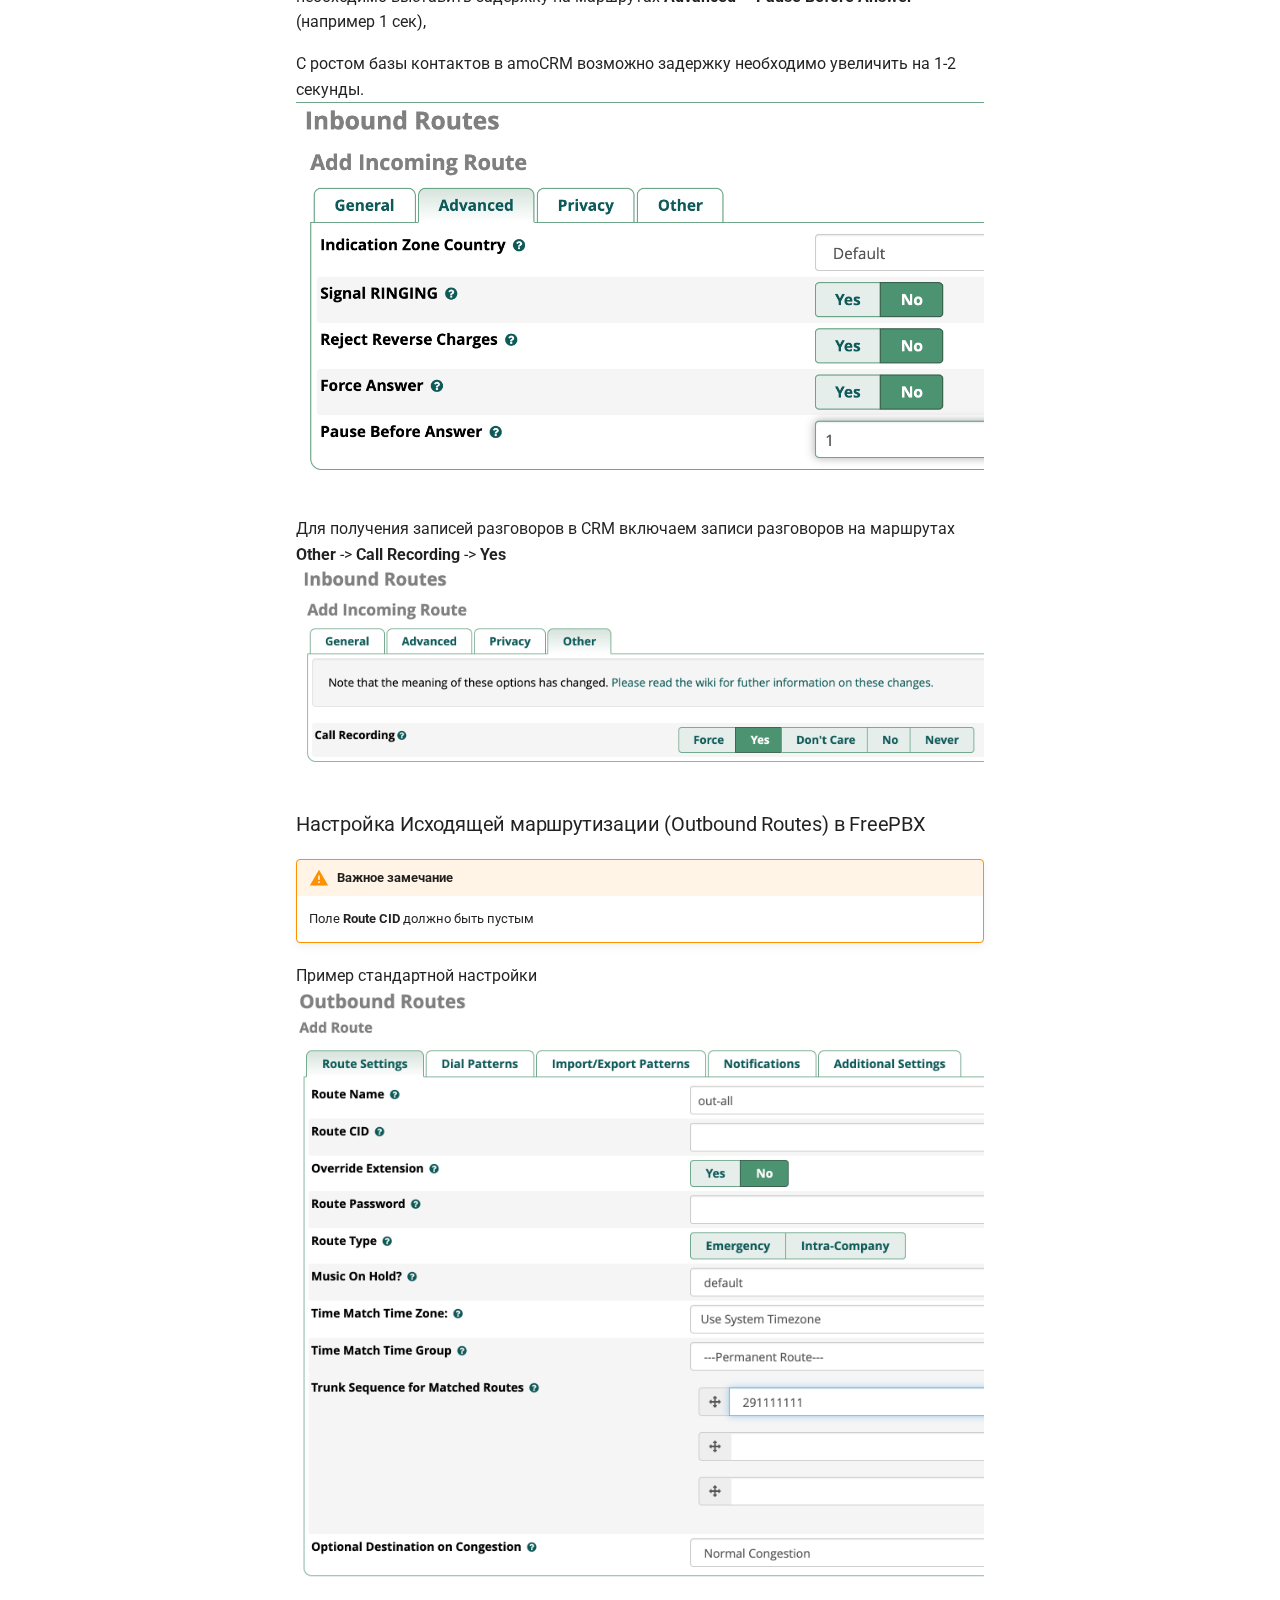
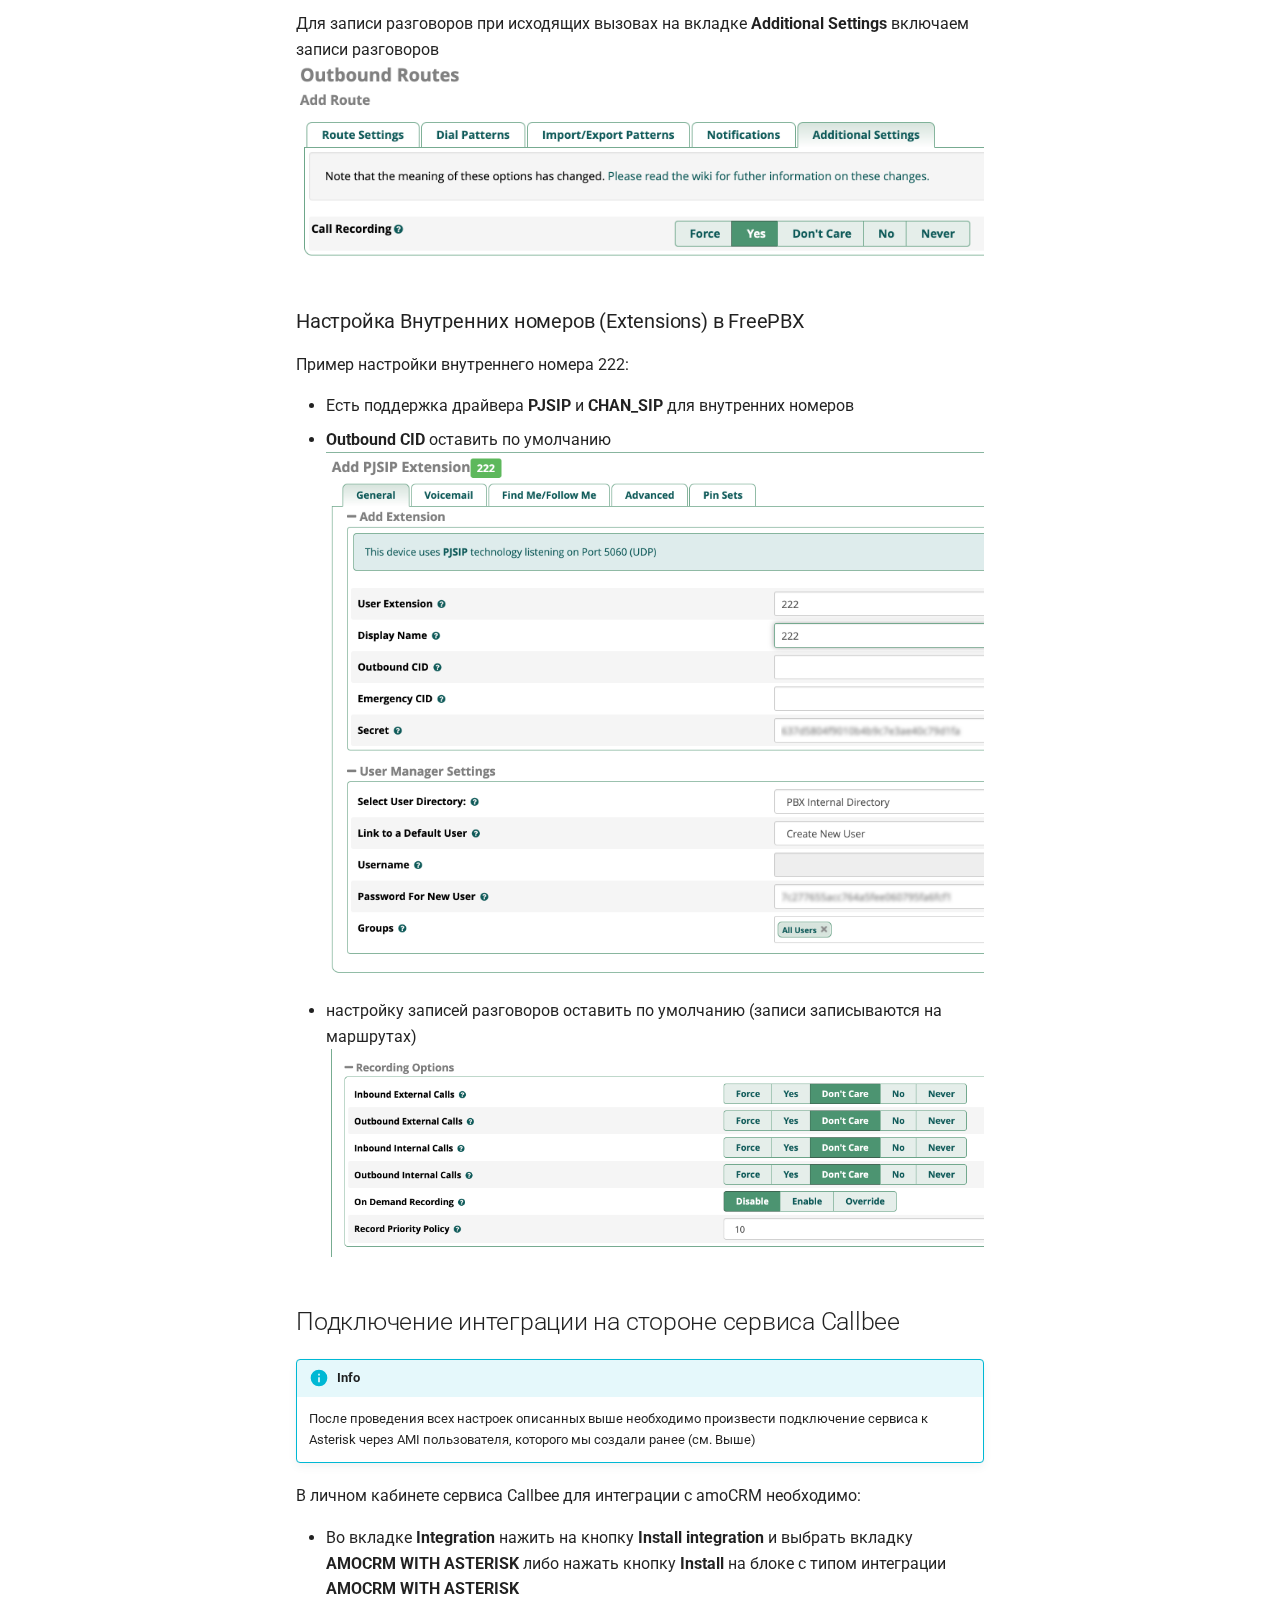
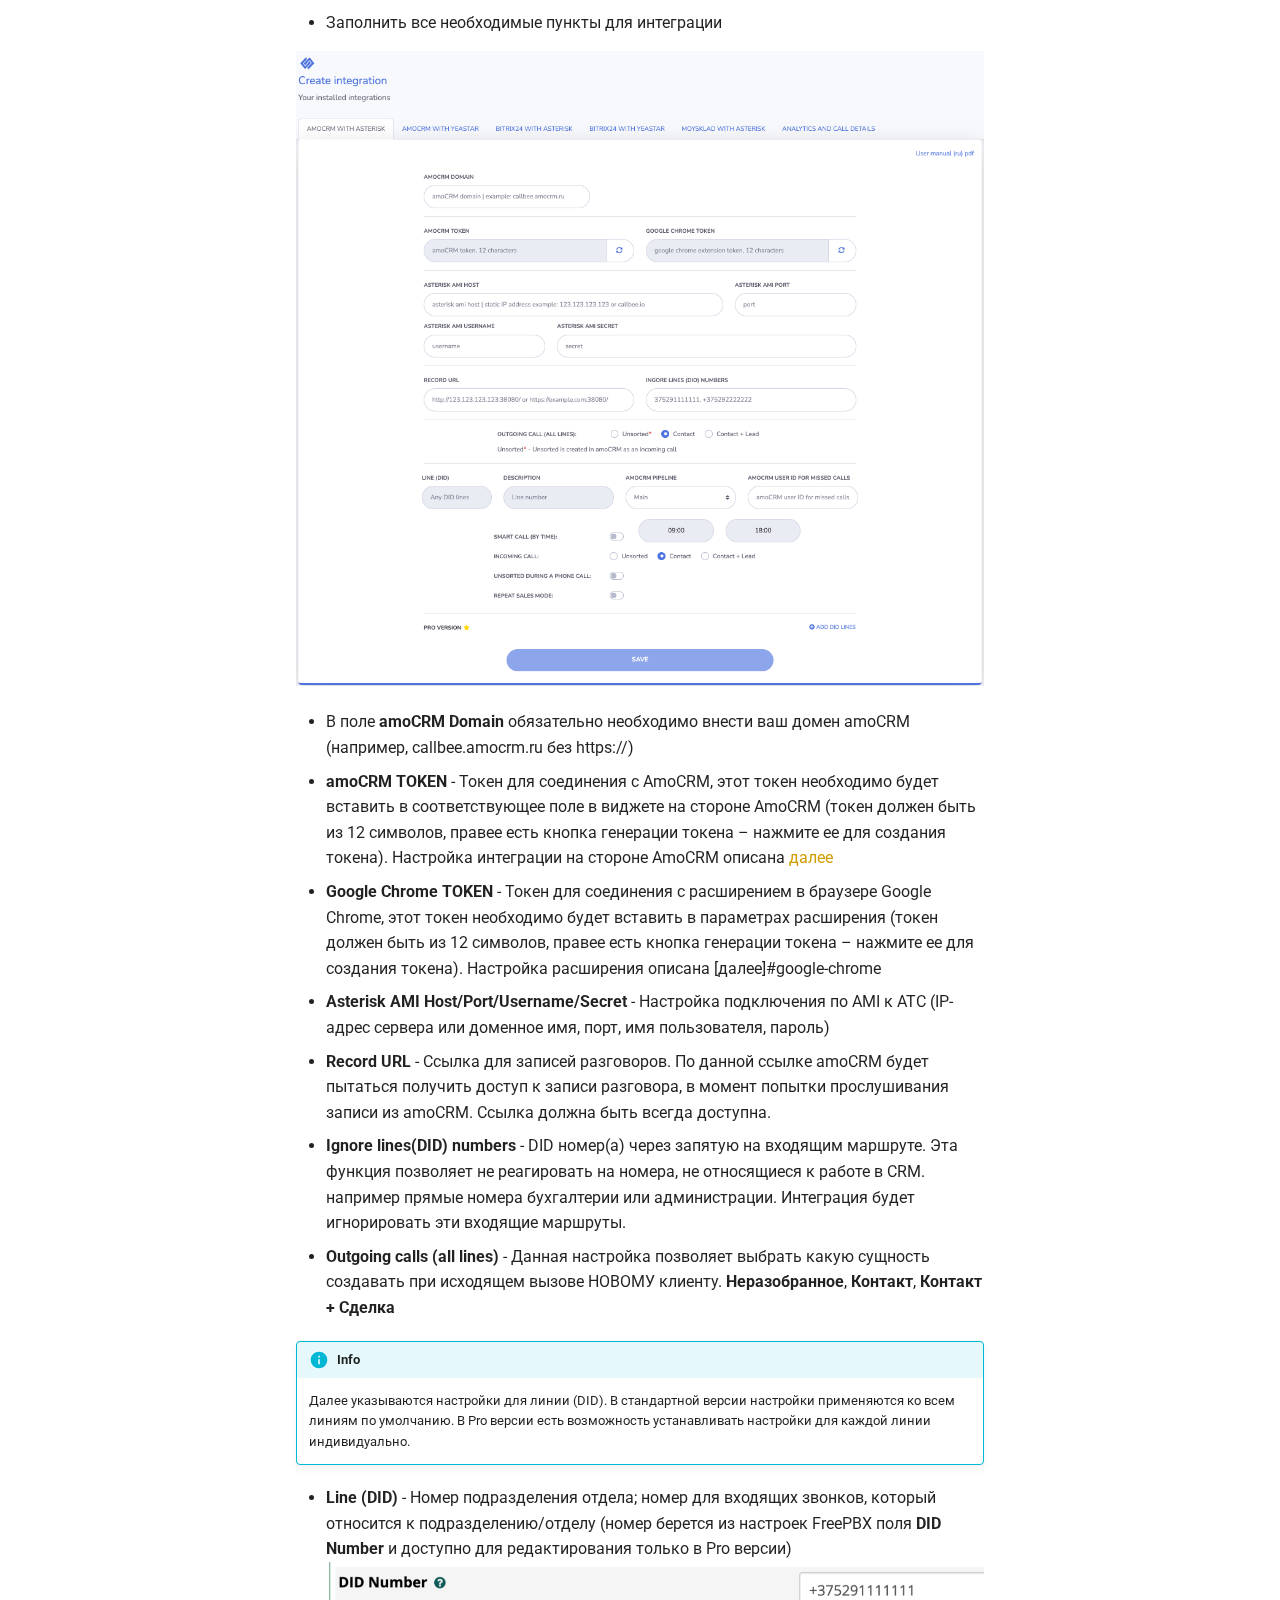
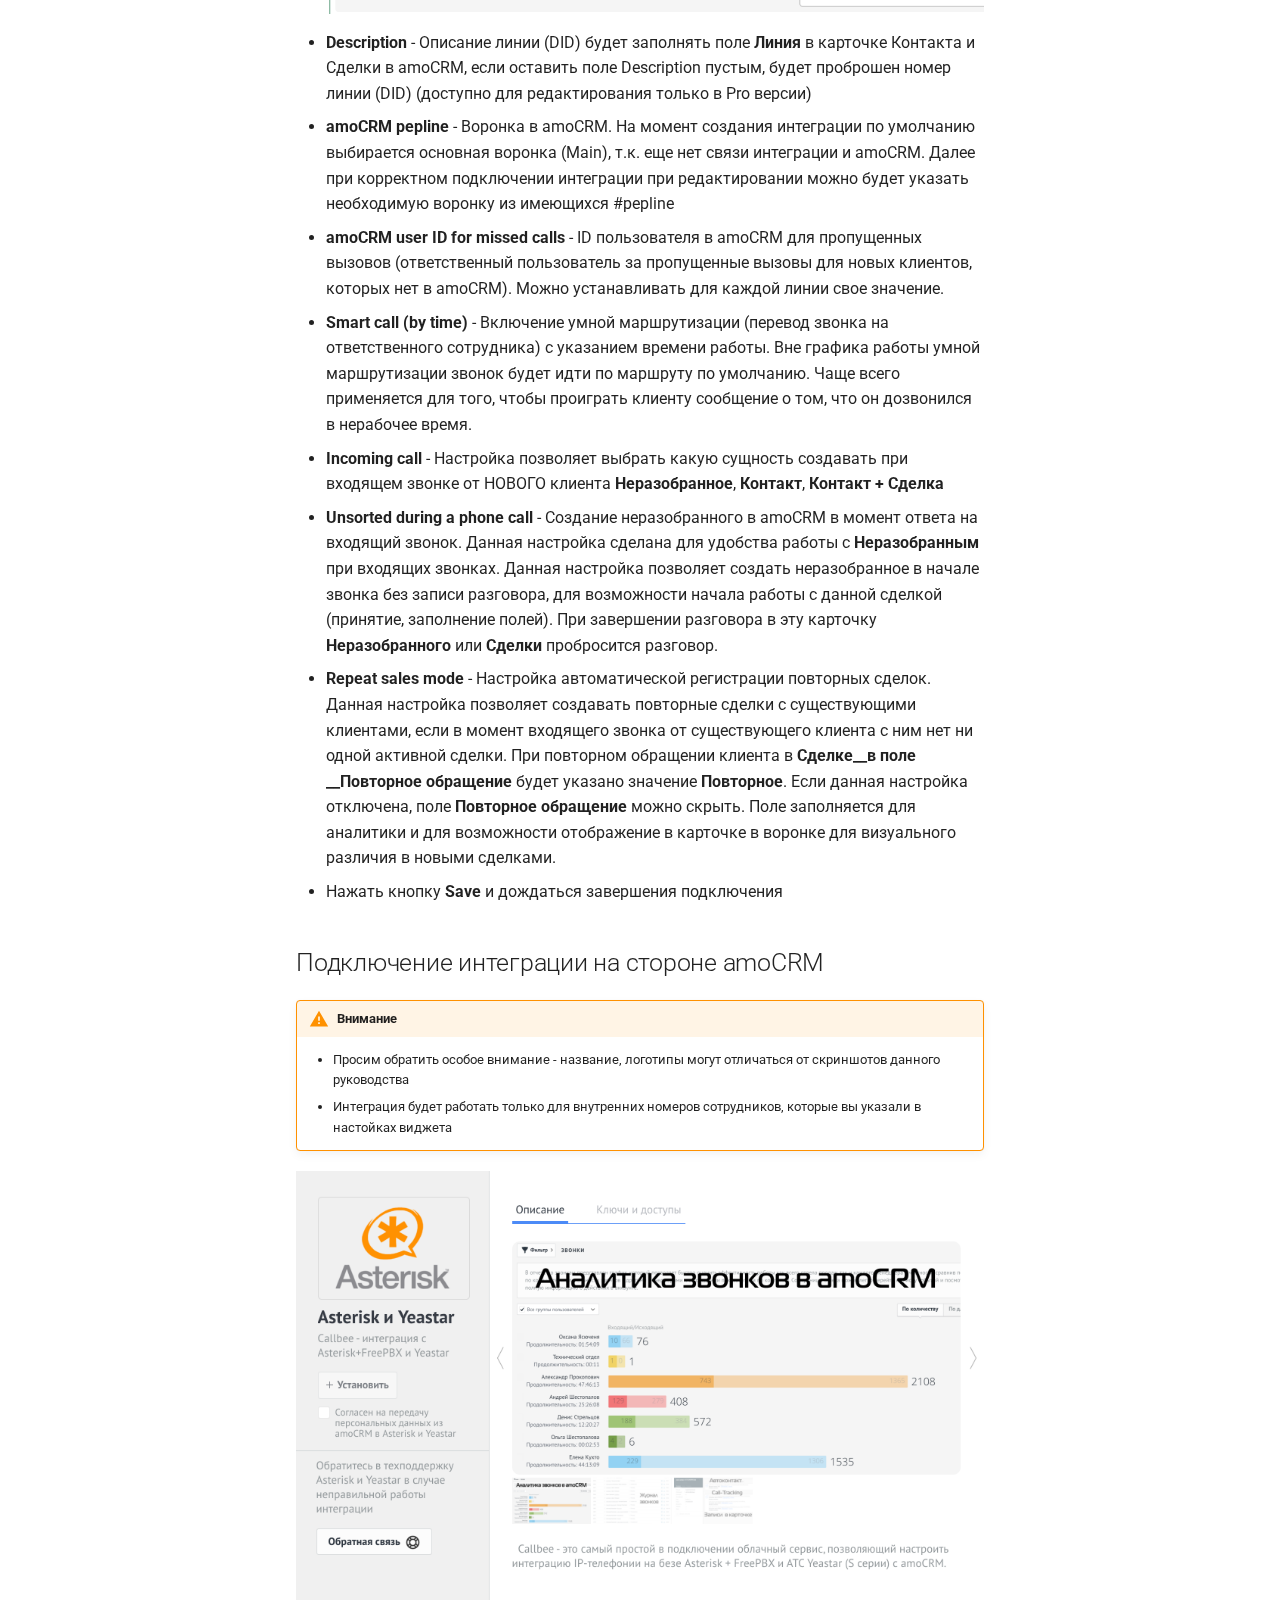
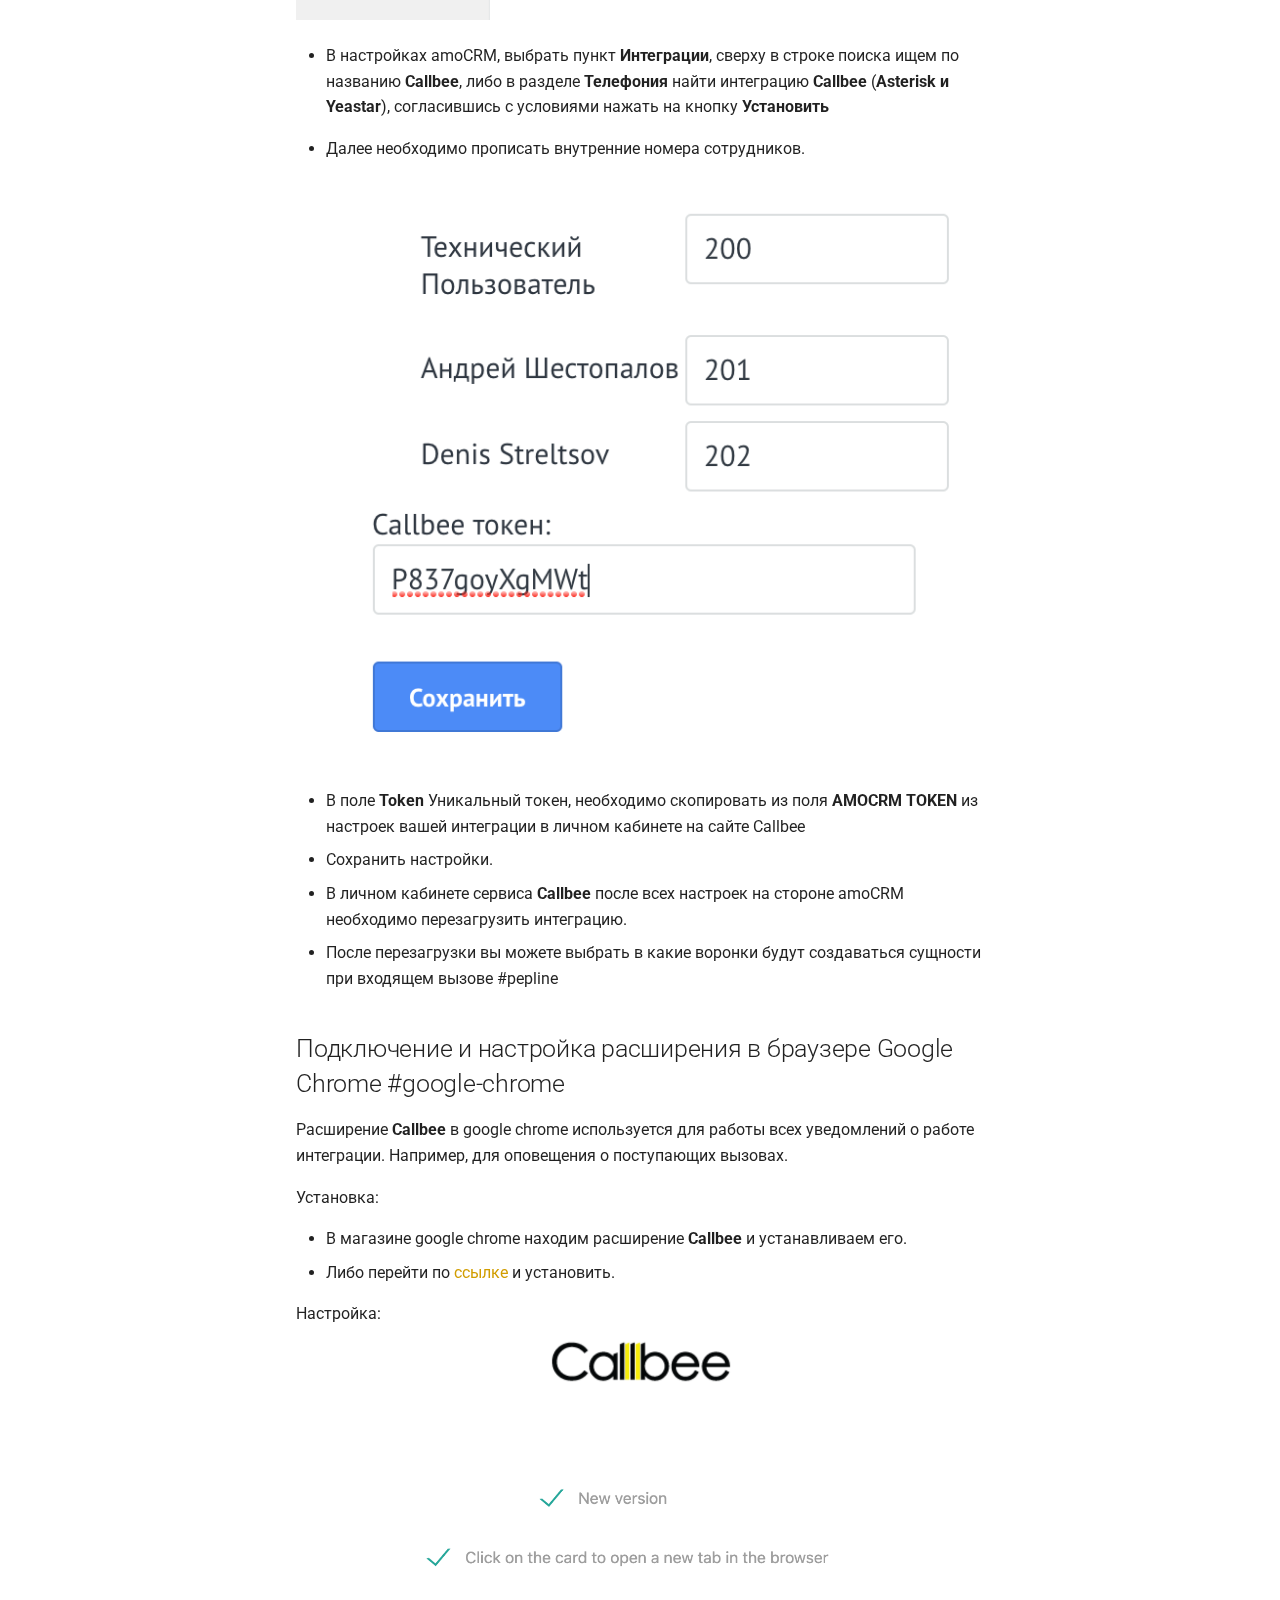
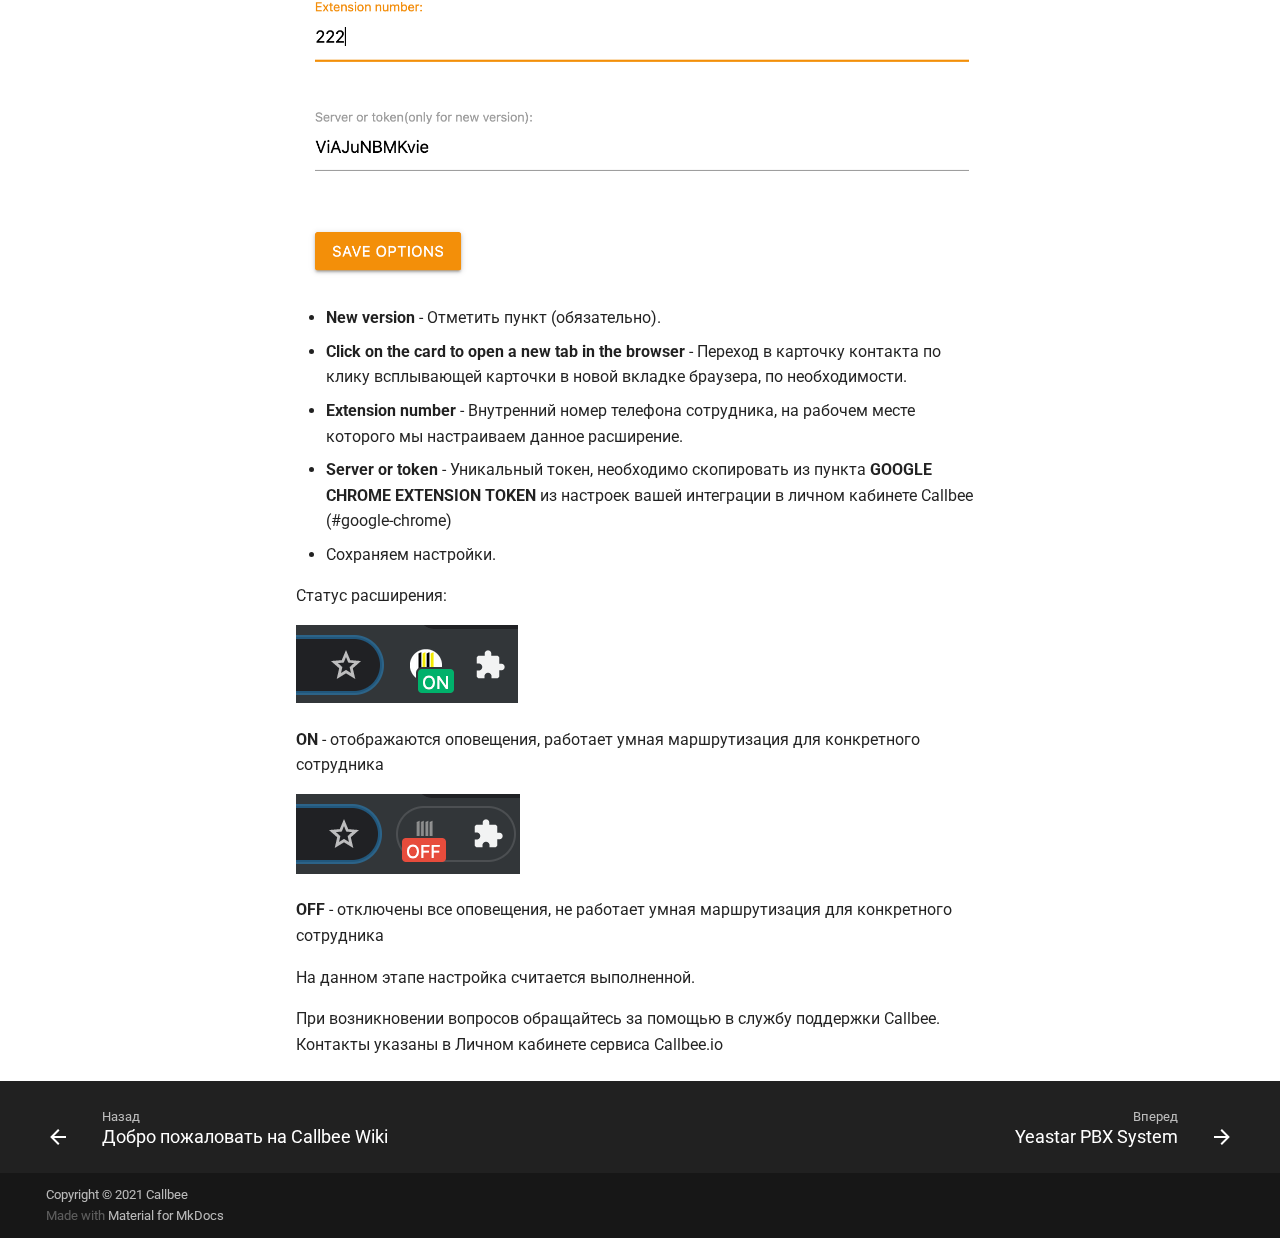
<file: amoCRM/asterisk/index.html>
<!doctype html>
<html lang="ru" class="no-js">
  <head>
    
      <meta charset="utf-8">
      <meta name="viewport" content="width=device-width,initial-scale=1">
      
        <meta name="description" content="Callbee Wiki">
      
      
      
        <link rel="canonical" href="https://callbee.io/amoCRM/asterisk/">
      
      <link rel="icon" href="../../img/favicon.png">
      <meta name="generator" content="mkdocs-1.4.2, mkdocs-material-8.5.10">
    
    
      
        <title>Asterisk + FreePBX - Callbee Wiki</title>
      
    
    
      <link rel="stylesheet" href="../../assets/stylesheets/main.975780f9.min.css">
      
        
        <link rel="stylesheet" href="../../assets/stylesheets/palette.2505c338.min.css">
        
      
      

    
    
    
      
        
        
        <link rel="preconnect" href="https://fonts.gstatic.com" crossorigin>
        <link rel="stylesheet" href="https://fonts.googleapis.com/css?family=Roboto:300,300i,400,400i,700,700i%7CRoboto+Mono:400,400i,700,700i&display=fallback">
        <style>:root{--md-text-font:"Roboto";--md-code-font:"Roboto Mono"}</style>
      
    
    
      <link rel="stylesheet" href="../../stylesheets/extra.css">
    
    <script>__md_scope=new URL("../..",location),__md_hash=e=>[...e].reduce((e,_)=>(e<<5)-e+_.charCodeAt(0),0),__md_get=(e,_=localStorage,t=__md_scope)=>JSON.parse(_.getItem(t.pathname+"."+e)),__md_set=(e,_,t=localStorage,a=__md_scope)=>{try{t.setItem(a.pathname+"."+e,JSON.stringify(_))}catch(e){}}</script>
    
      

    
    
    
  </head>
  
  
    
    
      
    
    
    
    
    <body dir="ltr" data-md-color-scheme="default" data-md-color-primary="amber" data-md-color-accent="amber">
  
    
    
      <script>var palette=__md_get("__palette");if(palette&&"object"==typeof palette.color)for(var key of Object.keys(palette.color))document.body.setAttribute("data-md-color-"+key,palette.color[key])</script>
    
    <input class="md-toggle" data-md-toggle="drawer" type="checkbox" id="__drawer" autocomplete="off">
    <input class="md-toggle" data-md-toggle="search" type="checkbox" id="__search" autocomplete="off">
    <label class="md-overlay" for="__drawer"></label>
    <div data-md-component="skip">
      
        
        <a href="#asterisk-freepbx-c-amocrm-callbee" class="md-skip">
          Перейти к содержанию
        </a>
      
    </div>
    <div data-md-component="announce">
      
    </div>
    
    
      

<header class="md-header" data-md-component="header">
  <nav class="md-header__inner md-grid" aria-label="Верхний колонтитул">
    <a href="../.." title="Callbee Wiki" class="md-header__button md-logo" aria-label="Callbee Wiki" data-md-component="logo">
      
  <img src="../../img/logo.png" alt="logo">

    </a>
    <label class="md-header__button md-icon" for="__drawer">
      <svg xmlns="http://www.w3.org/2000/svg" viewBox="0 0 24 24"><path d="M3 6h18v2H3V6m0 5h18v2H3v-2m0 5h18v2H3v-2Z"/></svg>
    </label>
    <div class="md-header__title" data-md-component="header-title">
      <div class="md-header__ellipsis">
        <div class="md-header__topic">
          <span class="md-ellipsis">
            Callbee Wiki
          </span>
        </div>
        <div class="md-header__topic" data-md-component="header-topic">
          <span class="md-ellipsis">
            
              Asterisk + FreePBX
            
          </span>
        </div>
      </div>
    </div>
    
      <form class="md-header__option" data-md-component="palette">
        
          
          
          
          <input class="md-option" data-md-color-media="" data-md-color-scheme="default" data-md-color-primary="amber" data-md-color-accent="amber"  aria-label="Switch to dark mode"  type="radio" name="__palette" id="__palette_1">
          
            <label class="md-header__button md-icon" title="Switch to dark mode" for="__palette_2" hidden>
              <svg xmlns="http://www.w3.org/2000/svg" viewBox="0 0 24 24"><path d="m17.75 4.09-2.53 1.94.91 3.06-2.63-1.81-2.63 1.81.91-3.06-2.53-1.94L12.44 4l1.06-3 1.06 3 3.19.09m3.5 6.91-1.64 1.25.59 1.98-1.7-1.17-1.7 1.17.59-1.98L15.75 11l2.06-.05L18.5 9l.69 1.95 2.06.05m-2.28 4.95c.83-.08 1.72 1.1 1.19 1.85-.32.45-.66.87-1.08 1.27C15.17 23 8.84 23 4.94 19.07c-3.91-3.9-3.91-10.24 0-14.14.4-.4.82-.76 1.27-1.08.75-.53 1.93.36 1.85 1.19-.27 2.86.69 5.83 2.89 8.02a9.96 9.96 0 0 0 8.02 2.89m-1.64 2.02a12.08 12.08 0 0 1-7.8-3.47c-2.17-2.19-3.33-5-3.49-7.82-2.81 3.14-2.7 7.96.31 10.98 3.02 3.01 7.84 3.12 10.98.31Z"/></svg>
            </label>
          
        
          
          
          
          <input class="md-option" data-md-color-media="" data-md-color-scheme="slate" data-md-color-primary="deep-orange" data-md-color-accent="deep-orange"  aria-label="Switch to light mode"  type="radio" name="__palette" id="__palette_2">
          
            <label class="md-header__button md-icon" title="Switch to light mode" for="__palette_1" hidden>
              <svg xmlns="http://www.w3.org/2000/svg" viewBox="0 0 24 24"><path d="M12 7a5 5 0 0 1 5 5 5 5 0 0 1-5 5 5 5 0 0 1-5-5 5 5 0 0 1 5-5m0 2a3 3 0 0 0-3 3 3 3 0 0 0 3 3 3 3 0 0 0 3-3 3 3 0 0 0-3-3m0-7 2.39 3.42C13.65 5.15 12.84 5 12 5c-.84 0-1.65.15-2.39.42L12 2M3.34 7l4.16-.35A7.2 7.2 0 0 0 5.94 8.5c-.44.74-.69 1.5-.83 2.29L3.34 7m.02 10 1.76-3.77a7.131 7.131 0 0 0 2.38 4.14L3.36 17M20.65 7l-1.77 3.79a7.023 7.023 0 0 0-2.38-4.15l4.15.36m-.01 10-4.14.36c.59-.51 1.12-1.14 1.54-1.86.42-.73.69-1.5.83-2.29L20.64 17M12 22l-2.41-3.44c.74.27 1.55.44 2.41.44.82 0 1.63-.17 2.37-.44L12 22Z"/></svg>
            </label>
          
        
      </form>
    
    
      <div class="md-header__option">
        <div class="md-select">
          
          <button class="md-header__button md-icon" aria-label="Выберите язык">
            <svg xmlns="http://www.w3.org/2000/svg" viewBox="0 0 24 24"><path d="m12.87 15.07-2.54-2.51.03-.03A17.52 17.52 0 0 0 14.07 6H17V4h-7V2H8v2H1v2h11.17C11.5 7.92 10.44 9.75 9 11.35 8.07 10.32 7.3 9.19 6.69 8h-2c.73 1.63 1.73 3.17 2.98 4.56l-5.09 5.02L4 19l5-5 3.11 3.11.76-2.04M18.5 10h-2L12 22h2l1.12-3h4.75L21 22h2l-4.5-12m-2.62 7 1.62-4.33L19.12 17h-3.24Z"/></svg>
          </button>
          <div class="md-select__inner">
            <ul class="md-select__list">
              
                <li class="md-select__item">
                  <a href="../../ru/" hreflang="ru" class="md-select__link">
                    Russian
                  </a>
                </li>
              
                <li class="md-select__item">
                  <a href="../../en/" hreflang="en" class="md-select__link">
                    English
                  </a>
                </li>
              
            </ul>
          </div>
        </div>
      </div>
    
    
      <label class="md-header__button md-icon" for="__search">
        <svg xmlns="http://www.w3.org/2000/svg" viewBox="0 0 24 24"><path d="M9.5 3A6.5 6.5 0 0 1 16 9.5c0 1.61-.59 3.09-1.56 4.23l.27.27h.79l5 5-1.5 1.5-5-5v-.79l-.27-.27A6.516 6.516 0 0 1 9.5 16 6.5 6.5 0 0 1 3 9.5 6.5 6.5 0 0 1 9.5 3m0 2C7 5 5 7 5 9.5S7 14 9.5 14 14 12 14 9.5 12 5 9.5 5Z"/></svg>
      </label>
      <div class="md-search" data-md-component="search" role="dialog">
  <label class="md-search__overlay" for="__search"></label>
  <div class="md-search__inner" role="search">
    <form class="md-search__form" name="search">
      <input type="text" class="md-search__input" name="query" aria-label="Поиск" placeholder="Поиск" autocapitalize="off" autocorrect="off" autocomplete="off" spellcheck="false" data-md-component="search-query" required>
      <label class="md-search__icon md-icon" for="__search">
        <svg xmlns="http://www.w3.org/2000/svg" viewBox="0 0 24 24"><path d="M9.5 3A6.5 6.5 0 0 1 16 9.5c0 1.61-.59 3.09-1.56 4.23l.27.27h.79l5 5-1.5 1.5-5-5v-.79l-.27-.27A6.516 6.516 0 0 1 9.5 16 6.5 6.5 0 0 1 3 9.5 6.5 6.5 0 0 1 9.5 3m0 2C7 5 5 7 5 9.5S7 14 9.5 14 14 12 14 9.5 12 5 9.5 5Z"/></svg>
        <svg xmlns="http://www.w3.org/2000/svg" viewBox="0 0 24 24"><path d="M20 11v2H8l5.5 5.5-1.42 1.42L4.16 12l7.92-7.92L13.5 5.5 8 11h12Z"/></svg>
      </label>
      <nav class="md-search__options" aria-label="Поиск">
        
        <button type="reset" class="md-search__icon md-icon" title="Очистить" aria-label="Очистить" tabindex="-1">
          <svg xmlns="http://www.w3.org/2000/svg" viewBox="0 0 24 24"><path d="M19 6.41 17.59 5 12 10.59 6.41 5 5 6.41 10.59 12 5 17.59 6.41 19 12 13.41 17.59 19 19 17.59 13.41 12 19 6.41Z"/></svg>
        </button>
      </nav>
      
    </form>
    <div class="md-search__output">
      <div class="md-search__scrollwrap" data-md-scrollfix>
        <div class="md-search-result" data-md-component="search-result">
          <div class="md-search-result__meta">
            Инициализация поиска
          </div>
          <ol class="md-search-result__list"></ol>
        </div>
      </div>
    </div>
  </div>
</div>
    
    
  </nav>
  
</header>
    
    <div class="md-container" data-md-component="container">
      
      
        
          
        
      
      <main class="md-main" data-md-component="main">
        <div class="md-main__inner md-grid">
          
            
              
              <div class="md-sidebar md-sidebar--primary" data-md-component="sidebar" data-md-type="navigation" >
                <div class="md-sidebar__scrollwrap">
                  <div class="md-sidebar__inner">
                    


<nav class="md-nav md-nav--primary" aria-label="Навигация" data-md-level="0">
  <label class="md-nav__title" for="__drawer">
    <a href="../.." title="Callbee Wiki" class="md-nav__button md-logo" aria-label="Callbee Wiki" data-md-component="logo">
      
  <img src="../../img/logo.png" alt="logo">

    </a>
    Callbee Wiki
  </label>
  
  <ul class="md-nav__list" data-md-scrollfix>
    
      
      
      

  
  
  
    <li class="md-nav__item">
      <a href="../.." class="md-nav__link">
        Добро пожаловать на Callbee Wiki
      </a>
    </li>
  

    
      
      
      

  
  
    
  
  
    
    <li class="md-nav__item md-nav__item--active md-nav__item--nested">
      
      
        <input class="md-nav__toggle md-toggle" data-md-toggle="__nav_2" type="checkbox" id="__nav_2" checked>
      
      
      
      
        <label class="md-nav__link" for="__nav_2">
          amoCRM
          <span class="md-nav__icon md-icon"></span>
        </label>
      
      <nav class="md-nav" aria-label="amoCRM" data-md-level="1">
        <label class="md-nav__title" for="__nav_2">
          <span class="md-nav__icon md-icon"></span>
          amoCRM
        </label>
        <ul class="md-nav__list" data-md-scrollfix>
          
            
              
  
  
    
  
  
    <li class="md-nav__item md-nav__item--active">
      
      <input class="md-nav__toggle md-toggle" data-md-toggle="toc" type="checkbox" id="__toc">
      
      
        
      
      
        <label class="md-nav__link md-nav__link--active" for="__toc">
          Asterisk + FreePBX
          <span class="md-nav__icon md-icon"></span>
        </label>
      
      <a href="./" class="md-nav__link md-nav__link--active">
        Asterisk + FreePBX
      </a>
      
        

<nav class="md-nav md-nav--secondary" aria-label="Содержание раздела">
  
  
  
    
  
  
    <label class="md-nav__title" for="__toc">
      <span class="md-nav__icon md-icon"></span>
      Содержание раздела
    </label>
    <ul class="md-nav__list" data-md-component="toc" data-md-scrollfix>
      
        <li class="md-nav__item">
  <a href="#_1" class="md-nav__link">
    Необходимые требования
  </a>
  
</li>
      
        <li class="md-nav__item">
  <a href="#_2" class="md-nav__link">
    Сетевые настройки
  </a>
  
</li>
      
        <li class="md-nav__item">
  <a href="#asterisk-freepbx" class="md-nav__link">
    Настройка Asterisk + FreePBX
  </a>
  
    <nav class="md-nav" aria-label="Настройка Asterisk + FreePBX">
      <ul class="md-nav__list">
        
          <li class="md-nav__item">
  <a href="#ami-asterisk" class="md-nav__link">
    Настройка AMI Asterisk
  </a>
  
</li>
        
          <li class="md-nav__item">
  <a href="#trunks-freepbx" class="md-nav__link">
    Настройка транков (Trunks) в FreePBX
  </a>
  
</li>
        
          <li class="md-nav__item">
  <a href="#inbound-routes-freepbx" class="md-nav__link">
    Настройка Входящей маршрутизации (Inbound Routes) в FreePBX
  </a>
  
</li>
        
          <li class="md-nav__item">
  <a href="#outbound-routes-freepbx" class="md-nav__link">
    Настройка Исходящей маршрутизации (Outbound Routes) в FreePBX
  </a>
  
</li>
        
          <li class="md-nav__item">
  <a href="#extensions-freepbx" class="md-nav__link">
    Настройка Внутренних номеров (Extensions) в FreePBX
  </a>
  
</li>
        
      </ul>
    </nav>
  
</li>
      
        <li class="md-nav__item">
  <a href="#callbee" class="md-nav__link">
    Подключение интеграции на стороне сервиса Callbee
  </a>
  
</li>
      
        <li class="md-nav__item">
  <a href="#amocrm" class="md-nav__link">
    Подключение интеграции на стороне amoCRM
  </a>
  
</li>
      
        <li class="md-nav__item">
  <a href="#google-chrome-google-chrome" class="md-nav__link">
    Подключение и настройка расширения в браузере Google Chrome #google-chrome
  </a>
  
</li>
      
    </ul>
  
</nav>
      
    </li>
  

            
          
            
              
  
  
  
    <li class="md-nav__item">
      <a href="../yeastar/" class="md-nav__link">
        Yeastar PBX System
      </a>
    </li>
  

            
          
        </ul>
      </nav>
    </li>
  

    
      
      
      

  
  
  
    
    <li class="md-nav__item md-nav__item--nested">
      
      
        <input class="md-nav__toggle md-toggle" data-md-toggle="__nav_3" type="checkbox" id="__nav_3" >
      
      
      
      
        <label class="md-nav__link" for="__nav_3">
          Bitrix24
          <span class="md-nav__icon md-icon"></span>
        </label>
      
      <nav class="md-nav" aria-label="Bitrix24" data-md-level="1">
        <label class="md-nav__title" for="__nav_3">
          <span class="md-nav__icon md-icon"></span>
          Bitrix24
        </label>
        <ul class="md-nav__list" data-md-scrollfix>
          
            
              
  
  
  
    <li class="md-nav__item">
      <a href="../../Bitrix24/asterisk/" class="md-nav__link">
        Asterisk + FreePBX
      </a>
    </li>
  

            
          
            
              
  
  
  
    <li class="md-nav__item">
      <a href="../../Bitrix24/yeastar/" class="md-nav__link">
        Yeastar PBX System
      </a>
    </li>
  

            
          
        </ul>
      </nav>
    </li>
  

    
  </ul>
</nav>
                  </div>
                </div>
              </div>
            
            
              
              <div class="md-sidebar md-sidebar--secondary" data-md-component="sidebar" data-md-type="toc" >
                <div class="md-sidebar__scrollwrap">
                  <div class="md-sidebar__inner">
                    

<nav class="md-nav md-nav--secondary" aria-label="Содержание раздела">
  
  
  
    
  
  
    <label class="md-nav__title" for="__toc">
      <span class="md-nav__icon md-icon"></span>
      Содержание раздела
    </label>
    <ul class="md-nav__list" data-md-component="toc" data-md-scrollfix>
      
        <li class="md-nav__item">
  <a href="#_1" class="md-nav__link">
    Необходимые требования
  </a>
  
</li>
      
        <li class="md-nav__item">
  <a href="#_2" class="md-nav__link">
    Сетевые настройки
  </a>
  
</li>
      
        <li class="md-nav__item">
  <a href="#asterisk-freepbx" class="md-nav__link">
    Настройка Asterisk + FreePBX
  </a>
  
    <nav class="md-nav" aria-label="Настройка Asterisk + FreePBX">
      <ul class="md-nav__list">
        
          <li class="md-nav__item">
  <a href="#ami-asterisk" class="md-nav__link">
    Настройка AMI Asterisk
  </a>
  
</li>
        
          <li class="md-nav__item">
  <a href="#trunks-freepbx" class="md-nav__link">
    Настройка транков (Trunks) в FreePBX
  </a>
  
</li>
        
          <li class="md-nav__item">
  <a href="#inbound-routes-freepbx" class="md-nav__link">
    Настройка Входящей маршрутизации (Inbound Routes) в FreePBX
  </a>
  
</li>
        
          <li class="md-nav__item">
  <a href="#outbound-routes-freepbx" class="md-nav__link">
    Настройка Исходящей маршрутизации (Outbound Routes) в FreePBX
  </a>
  
</li>
        
          <li class="md-nav__item">
  <a href="#extensions-freepbx" class="md-nav__link">
    Настройка Внутренних номеров (Extensions) в FreePBX
  </a>
  
</li>
        
      </ul>
    </nav>
  
</li>
      
        <li class="md-nav__item">
  <a href="#callbee" class="md-nav__link">
    Подключение интеграции на стороне сервиса Callbee
  </a>
  
</li>
      
        <li class="md-nav__item">
  <a href="#amocrm" class="md-nav__link">
    Подключение интеграции на стороне amoCRM
  </a>
  
</li>
      
        <li class="md-nav__item">
  <a href="#google-chrome-google-chrome" class="md-nav__link">
    Подключение и настройка расширения в браузере Google Chrome #google-chrome
  </a>
  
</li>
      
    </ul>
  
</nav>
                  </div>
                </div>
              </div>
            
          
          
            <div class="md-content" data-md-component="content">
              <article class="md-content__inner md-typeset">
                
                  


<h1 id="asterisk-freepbx-c-amocrm-callbee">Настройка интеграции Asterisk + FreePBX c amoCRM при помощи сервиса Callbee</h1>
<div class="admonition info">
<p class="admonition-title">Info</p>
<p><em>Для подключения интеграции необходимо поочередно выполнить пункты данного руководства в той последовательности, как они описаны.</em></p>
</div>
<h2 id="_1">Необходимые требования</h2>
<p>Asterisk + FreePBX далее АТС</p>
<ul>
<li>Asterisk версия 13.*.* или выше</li>
<li>FreePBX  версия 13.*.* или выше</li>
<li>Статический IP адрес (необходимо приобрести у вашего интернет-провайдера) для прямого доступа к АТС из сети Интернет</li>
</ul>
<p>Интеграция осуществляется при помощи подключения облачного сервиса Callbee к АТС при помощи Asterisk Managment Interface (AMI) посредством TCP протокола. AMI принимает подключения, устанавливаемые на сетевой порт (по умолчанию - TCP порт 5038)</p>
<h2 id="_2">Сетевые настройки</h2>
<p>Для того чтобы сервис Callbee мог подключится к вашей АТС, у вас обязательно должен быть "<strong>белый</strong>" статический IP адрес либо доменное имя с <strong>A</strong> записью на ваш IP адрес, и проброшены через <strong>NAT</strong> к АТС следующие два порта:</p>
<ul>
<li>внешний порт (например 35038) на порт 5038 TCP - для доступа к АТС по AMI (Замечание по   безопасности! Рекомендуем открывать порт разрешив подключение с IP адресов указанных в <a href="/#ip">списке</a>)</li>
<li>внешний порт (например 38080) на порт 80 TCP (стандартный порт веб - сервера АТС) - для выгрузки записей разговоров</li>
</ul>
<p>Интерфейс настройки проброса портов отличается в зависимости от используемого в вашей сети маршрутизатора. Актуальную инструкцию по пробросу портов под ваш маршрутизатор вы можете найти в интернете.</p>
<h2 id="asterisk-freepbx">Настройка Asterisk + FreePBX</h2>
<div class="admonition info">
<p class="admonition-title">Info</p>
<ul>
<li>Внутренние номера (Extensions) могут быть трехзначными или четырехзначными (222 или 2222).</li>
<li>На всех входящих маршрутах(Inbound Routes) ожидаемый входящий номер DID должен быть не менее 5 цифр, это может быть номер линии в международном формате (например: +375291111111).</li>
<li>На всех входящих (Inbound Routes) и исходящих маршрутах (Outbound Routes) обязательно должны быть включены записи разговоров.</li>
<li>Сервис Callbee не изменят входящий номер телефона. Входящий номер телефона будет проброшен в amoCRM том виде в каком он поступил на АТС.(Рекомендуется средствами АТС приводить все входящие номера телефонов к единому международному формату). </li>
<li>При звонке по клику из amoCRM на АТС поступает номер телефона записанный из карточки сущности amoCRM. Необходимо чтобы АТС умела набирать этот номер (в этом формате) в линию.</li>
<li>Для корректной работы интеграции мы рекомендуем настройки на АТС, которые не указаны в данной инструкции, оставить по умолчанию. </li>
<li>Интеграция не гарантирует корректную работу функций при использовании модуля FreePBX <strong>Ring Groups</strong> для настройки распределения входящих вызовов в АТС. Для корректной работы всех функций интеграции рекомендуем вместо <strong>Ring Groups</strong> использовать <strong>Queues</strong></li>
</ul>
</div>
<h3 id="ami-asterisk">Настройка AMI Asterisk</h3>
<p>Для подключения к AMI Asterisk нужно создать AMI пользователя на стороне  Asterisk. Это можно сделать двумя способами:</p>
<ul>
<li>
<p>Способ 1 через <strong>CLI</strong>:</p>
<p>В файле <strong>/etc/asterisk/manager_custom.conf</strong> добавить, например:</p>
<div class="highlight"><pre><span></span><code>[callbee] 
secret=password
deny=0.0.0.0/0.0.0.0 
permit=127.0.0.1/255.255.255.0
permit=89.108.65.246/255.255.255.255
permit=31.24.92.54/255.255.255.255
read=system,call,log,verbose,command,agent,user,config,command,dtmf,reporting,cdr,dialplan,originate,message
write=system,call,log,verbose,command,agent,user,config,command,dtmf,reporting,cdr,dialplan,originate,message
writetimeout = 500
</code></pre></div>
<p>После чего выполнить команду
<div class="highlight"><pre><span></span><code>asterisk -rx <span class="s2">&quot;manager reload&quot;</span>
</code></pre></div>
Конец действия</p>
</li>
<li>
<p>Способ 2 через интерфейс <strong>FreePBX</strong>:</p>
<ol>
<li>Должен быть установлен модуль <strong>Asterisk API</strong></li>
<li>В пункте меню <strong>Settings</strong> -&gt; <strong>Asterisk Manager Users</strong>(1) -&gt; <strong>Add Manager</strong>(2)
<img alt="settings-asterisk-1" src="../../img/asterisk/asterisk-1.png" /></li>
<li>Во вкладке <strong>General</strong> заполнить поля как на примере
<img alt="settings-asterisk-2" src="../../img/asterisk/asterisk-2.png" /></li>
<li>Во вкладке <strong>Permissions</strong> установить все переключатели в положение <strong>Yes</strong>
<img alt="settings-asterisk-3" src="../../img/asterisk/asterisk-3.png" /></li>
</ol>
</li>
</ul>
<h3 id="trunks-freepbx">Настройка транков (Trunks) в FreePBX</h3>
<div class="admonition warning">
<p class="admonition-title">Важное замечание</p>
<ul>
<li>На данный момент интреграция работает только с <strong>chan_SIP</strong> транками</li>
<li>Поле <strong>Outbound CallerID</strong></li>
</ul>
</div>
<p>Пример стандартной настройки
<img alt="settings-asterisk-4" src="../../img/asterisk/asterisk-14.png" /></p>
<h3 id="inbound-routes-freepbx">Настройка Входящей маршрутизации (Inbound Routes) в FreePBX</h3>
<p>Пример стандартной настройки
<img alt="settings-asterisk-4" src="../../img/asterisk/asterisk-4.png" /></p>
<p>Для работы умной маршрутизации необходимо успеть получить ответ от CRM на запрос наличия существующего контакта с определившимся номером телефона. Для этого необходимо выставить задержку на маршрутах
<strong>Advanced</strong> -&gt; <strong>Pause Before Answer</strong> (например 1 сек), </p>
<p>С ростом базы контактов в amoCRM возможно задержку необходимо увеличить на 1-2 секунды.
<img alt="settings-asterisk-5" src="../../img/asterisk/asterisk-5.png" /></p>
<p>Для получения записей разговоров в CRM включаем записи разговоров на маршрутах <strong>Other</strong> -&gt; <strong>Call Recording</strong> -&gt; <strong>Yes</strong>
<img alt="settings-asterisk-6" src="../../img/asterisk/asterisk-6.png" /></p>
<h3 id="outbound-routes-freepbx">Настройка Исходящей маршрутизации (Outbound Routes) в FreePBX</h3>
<div class="admonition warning">
<p class="admonition-title">Важное замечание</p>
<p>Поле <strong>Route CID</strong> должно быть пустым</p>
</div>
<p>Пример стандартной настройки
<img alt="settings-asterisk-4" src="../../img/asterisk/asterisk-12.png" /></p>
<p>Для записи разговоров при исходящих вызовах на вкладке <strong>Additional Settings</strong> включаем записи разговоров
<img alt="settings-asterisk-4" src="../../img/asterisk/asterisk-13.png" /></p>
<h3 id="extensions-freepbx">Настройка Внутренних номеров (Extensions) в FreePBX</h3>
<p>Пример настройки внутреннего номера 222:</p>
<ul>
<li>Есть поддержка драйвера <strong>PJSIP</strong> и <strong>CHAN_SIP</strong> для внутренних номеров</li>
<li><strong>Outbound CID</strong> оставить по умолчанию
<img alt="settings-asterisk-7" src="../../img/asterisk/asterisk-7.png" /></li>
<li>настройку записей разговоров оставить по умолчанию (записи записываются на маршрутах)
<img alt="settings-asterisk-8" src="../../img/asterisk/asterisk-8.png" /></li>
</ul>
<h2 id="callbee">Подключение интеграции на стороне сервиса Callbee</h2>
<div class="admonition info">
<p class="admonition-title">Info</p>
<p>После проведения всех настроек описанных выше необходимо произвести подключение сервиса к Asterisk через AMI пользователя, которого мы создали ранее (см. Выше)</p>
</div>
<p>В личном кабинете сервиса Callbee для интеграции с amoCRM необходимо:</p>
<ul>
<li>Во вкладке <strong>Integration</strong> нажить на кнопку <strong>Install integration</strong> и выбрать вкладку <strong>AMOCRM WITH ASTERISK</strong> либо нажать кнопку <strong>Install</strong> на блоке с типом интеграции <strong>AMOCRM WITH ASTERISK</strong></li>
<li>Заполнить все необходимые пункты для интеграции</li>
</ul>
<p><img alt="settings-asterisk-8" src="../../img/asterisk/asterisk-15.png" /></p>
<ul>
<li>В поле <strong>amoCRM Domain</strong> обязательно необходимо внести ваш домен amoCRM (например, callbee.amocrm.ru без https://)</li>
<li><strong>amoCRM TOKEN</strong> - Токен для соединения с AmoCRM, этот токен необходимо будет вставить в соответствующее поле в виджете на стороне AmoCRM (токен должен быть из 12 символов, правее есть кнопка генерации токена – нажмите ее для создания токена). Настройка интеграции на стороне AmoCRM описана <a href="#amocrm">далее</a></li>
<li><strong>Google Chrome TOKEN</strong> - Токен для соединения с расширением в браузере Google Chrome, этот токен необходимо будет вставить в параметрах расширения (токен должен быть из 12 символов, правее есть кнопка генерации токена – нажмите ее для создания токена). Настройка расширения описана [далее]#google-chrome</li>
<li><strong>Asterisk AMI Host/Port/Username/Secret</strong> - Настройка подключения по AMI к ATC (IP-адрес сервера или доменное имя, порт, имя пользователя, пароль)</li>
<li><strong>Record URL</strong> - Ссылка для записей разговоров. По данной ссылке amoCRM будет пытаться получить доступ к записи разговора, в момент попытки прослушивания записи из amoCRM. Ссылка должна быть всегда доступна.</li>
<li><strong>Ignore lines(DID) numbers</strong> - DID номер(а) через запятую на входящим маршруте. Эта функция позволяет не реагировать на номера, не относящиеся к работе в CRM. например прямые номера бухгалтерии или администрации. Интеграция будет игнорировать эти входящие маршруты.</li>
<li><strong>Outgoing calls (all lines)</strong> - Данная настройка позволяет выбрать какую сущность создавать при исходящем вызове НОВОМУ клиенту. <strong>Неразобранное</strong>, <strong>Контакт</strong>, <strong>Контакт + Сделка</strong></li>
</ul>
<div class="admonition info">
<p class="admonition-title">Info</p>
<p>Далее указываются настройки для линии (DID). В стандартной версии настройки применяются ко всем линиям по умолчанию. В Pro версии есть возможность устанавливать настройки для каждой линии индивидуально.</p>
</div>
<ul>
<li><strong>Line (DID)</strong> - Номер подразделения отдела; номер для входящих звонков, который относится к подразделению/отделу (номер берется из настроек FreePBX поля <strong>DID Number</strong> и доступно для редактирования только в Pro версии)
<img alt="settings-asterisk-4" src="../../img/asterisk/asterisk-16.png" /></li>
<li><strong>Description</strong> - Описание линии (DID) будет заполнять поле <strong>Линия</strong> в карточке Контакта и Сделки в amoCRM, если оставить поле Description пустым, будет проброшен номер линии (DID) (доступно для редактирования только в Pro версии)</li>
<li><strong>amoCRM pepline</strong> - Воронка в amoCRM. На момент создания интеграции по умолчанию выбирается основная воронка (Main), т.к. еще нет связи интеграции и amoCRM. Далее при корректном подключении интеграции при редактировании можно будет указать необходимую воронку из имеющихся #pepline</li>
<li><strong>amoCRM user ID for missed calls</strong> - ID пользователя в amoCRM для пропущенных вызовов (ответственный пользователь за пропущенные вызовы для новых клиентов, которых нет в amoCRM). Можно устанавливать для каждой линии свое значение.</li>
<li><strong>Smart call (by time)</strong> - Включение умной маршрутизации (перевод звонка на ответственного сотрудника) с указанием времени работы. Вне графика работы умной маршрутизации звонок будет идти по маршруту по умолчанию. Чаще всего применяется для того, чтобы проиграть клиенту сообщение о том, что он дозвонился в нерабочее время.</li>
<li><strong>Incoming call</strong> - Настройка позволяет выбрать какую сущность создавать при входящем звонке от НОВОГО клиента <strong>Неразобранное</strong>, <strong>Контакт</strong>, <strong>Контакт + Сделка</strong></li>
<li><strong>Unsorted during a phone call</strong> - Создание неразобранного в amoCRM в момент ответа на входящий звонок. Данная настройка сделана для удобства работы с <strong>Неразобранным</strong> при входящих звонках. Данная настройка позволяет создать неразобранное в начале звонка без записи разговора, для возможности начала работы с данной сделкой (принятие, заполнение полей). При завершении разговора в эту карточку <strong>Неразобранного</strong> или <strong>Сделки</strong> пробросится разговор. </li>
<li><strong>Repeat sales mode</strong> - Настройка автоматической регистрации повторных сделок. Данная настройка позволяет создавать повторные сделки с существующими клиентами, если в момент входящего звонка от существующего клиента с ним нет ни одной активной сделки. При повторном обращении клиента в <strong>Сделке__в поле __Повторное обращение</strong> будет указано значение <strong>Повторное</strong>. Если данная настройка отключена, поле <strong>Повторное обращение</strong> можно скрыть. Поле заполняется для аналитики и для возможности отображение в карточке в воронке для визуального различия в новыми сделками. </li>
<li>Нажать кнопку <strong>Save</strong> и дождаться завершения подключения</li>
</ul>
<h2 id="amocrm">Подключение интеграции на стороне amoCRM</h2>
<div class="admonition warning">
<p class="admonition-title">Внимание</p>
<ul>
<li>Просим обратить особое внимание - название, логотипы могут отличаться от скриншотов данного руководства</li>
<li>Интеграция будет работать только для внутренних номеров сотрудников, которые вы указали в настойках виджета</li>
</ul>
</div>
<p><img alt="settings-amocrm" src="../../img/asterisk/asterisk-9.png" /></p>
<ul>
<li>В настройках amoCRM, выбрать пункт <strong>Интеграции</strong>, сверху в строке поиска ищем по названию <strong>Callbee</strong>, либо в разделе <strong>Телефония</strong> найти интеграцию <strong>Callbee</strong> (<strong>Asterisk и Yeastar</strong>), согласившись с условиями нажать на кнопку <strong>Установить</strong></li>
</ul>
<!-- ![settings-amocrm](../img/asterisk/asterisk-10.png) -->
<ul>
<li>Далее необходимо прописать внутренние номера сотрудников.
<img alt="settings-amocrm" src="../../img/asterisk/asterisk-11.png" /></li>
<li>В поле <strong>Token</strong> Уникальный токен, необходимо скопировать из поля <strong>AMOCRM TOKEN</strong> из настроек вашей интеграции в личном кабинете на сайте Callbee</li>
<li>Сохранить настройки.</li>
<li>В личном кабинете сервиса <strong>Callbee</strong> после всех настроек на стороне amoCRM необходимо перезагрузить интеграцию.</li>
<li>После перезагрузки вы можете выбрать в какие воронки будут создаваться сущности при входящем вызове #pepline</li>
</ul>
<h2 id="google-chrome-google-chrome">Подключение и настройка расширения в браузере Google Chrome #google-chrome</h2>
<p>Расширение <strong>Callbee</strong> в google chrome используется для работы всех уведомлений о работе интеграции. Например, для оповещения о поступающих вызовах.</p>
<p>Установка:</p>
<ul>
<li>В магазине google chrome находим расширение <strong>Callbee</strong> и устанавливаем его.</li>
<li>Либо перейти по <a href="https://chrome.google.com/webstore/detail/callbee/belkefpbaepibinolmlpohpggbkiogco?hl=ru">ссылке</a> и установить.</li>
</ul>
<p>Настройка:
<img alt="settings-google-chrome" src="../../img/asterisk/google-chrome.png" /></p>
<ul>
<li><strong>New version</strong> - Отметить пункт (обязательно).</li>
<li><strong>Click on the card to open a new tab in the browser</strong> - Переход в карточку контакта по клику всплывающей карточки в новой вкладке браузера, по необходимости.</li>
<li><strong>Extension number</strong> - Внутренний номер телефона сотрудника, на рабочем месте которого мы настраиваем данное расширение.</li>
<li><strong>Server or token</strong> - Уникальный токен, необходимо скопировать из пункта <strong>GOOGLE CHROME EXTENSION TOKEN</strong> из настроек вашей интеграции в личном кабинете Callbee (#google-chrome)</li>
<li>Сохраняем настройки.</li>
</ul>
<p>Статус расширения:</p>
<p><img alt="google-chrome-extension-on" src="../../img/asterisk/gh-on.png" /></p>
<p><strong>ON</strong> - отображаются оповещения, работает умная маршрутизация для конкретного сотрудника</p>
<p><img alt="google-chrome-extension-on" src="../../img/asterisk/gh-off.png" /></p>
<p><strong>OFF</strong> - отключены все оповещения, не работает умная маршрутизация для конкретного сотрудника</p>
<p>На данном этапе настройка считается выполненной. </p>
<p>При возникновении вопросов обращайтесь за помощью в службу поддержки Callbee. Контакты указаны в Личном кабинете сервиса Callbee.io</p>





                
              </article>
            </div>
          
          
        </div>
        
      </main>
      
        <footer class="md-footer">
  
    
    <nav class="md-footer__inner md-grid" aria-label="Нижний колонтитул" >
      
        
        <a href="../.." class="md-footer__link md-footer__link--prev" aria-label="Назад: Добро пожаловать на Callbee Wiki" rel="prev">
          <div class="md-footer__button md-icon">
            <svg xmlns="http://www.w3.org/2000/svg" viewBox="0 0 24 24"><path d="M20 11v2H8l5.5 5.5-1.42 1.42L4.16 12l7.92-7.92L13.5 5.5 8 11h12Z"/></svg>
          </div>
          <div class="md-footer__title">
            <div class="md-ellipsis">
              <span class="md-footer__direction">
                Назад
              </span>
              Добро пожаловать на Callbee Wiki
            </div>
          </div>
        </a>
      
      
        
        <a href="../yeastar/" class="md-footer__link md-footer__link--next" aria-label="Вперед: Yeastar PBX System" rel="next">
          <div class="md-footer__title">
            <div class="md-ellipsis">
              <span class="md-footer__direction">
                Вперед
              </span>
              Yeastar PBX System
            </div>
          </div>
          <div class="md-footer__button md-icon">
            <svg xmlns="http://www.w3.org/2000/svg" viewBox="0 0 24 24"><path d="M4 11v2h12l-5.5 5.5 1.42 1.42L19.84 12l-7.92-7.92L10.5 5.5 16 11H4Z"/></svg>
          </div>
        </a>
      
    </nav>
  
  <div class="md-footer-meta md-typeset">
    <div class="md-footer-meta__inner md-grid">
      <div class="md-copyright">
  
    <div class="md-copyright__highlight">
      Copyright &copy; 2021 <a href="https://callbee.io">Callbee</a>
    </div>
  
  
    Made with
    <a href="https://squidfunk.github.io/mkdocs-material/" target="_blank" rel="noopener">
      Material for MkDocs
    </a>
  
</div>
      
    </div>
  </div>
</footer>
      
    </div>
    <div class="md-dialog" data-md-component="dialog">
      <div class="md-dialog__inner md-typeset"></div>
    </div>
    
    <script id="__config" type="application/json">{"base": "../..", "features": [], "search": "../../assets/javascripts/workers/search.16e2a7d4.min.js", "translations": {"clipboard.copied": "\u0421\u043a\u043e\u043f\u0438\u0440\u043e\u0432\u0430\u043d\u043e \u0432 \u0431\u0443\u0444\u0435\u0440", "clipboard.copy": "\u041a\u043e\u043f\u0438\u0440\u043e\u0432\u0430\u0442\u044c \u0432 \u0431\u0443\u0444\u0435\u0440", "search.config.lang": "ru", "search.config.pipeline": "trimmer, stopWordFilter", "search.config.separator": "[\\s\\-]+", "search.placeholder": "\u041f\u043e\u0438\u0441\u043a", "search.result.more.one": "\u0415\u0449\u0451 1 \u043d\u0430 \u044d\u0442\u043e\u0439 \u0441\u0442\u0440\u0430\u043d\u0438\u0446\u0435", "search.result.more.other": "\u0415\u0449\u0451 # \u043d\u0430 \u044d\u0442\u043e\u0439 \u0441\u0442\u0440\u0430\u043d\u0438\u0446\u0435", "search.result.none": "\u0421\u043e\u0432\u043f\u0430\u0434\u0435\u043d\u0438\u0439 \u043d\u0435 \u043d\u0430\u0439\u0434\u0435\u043d\u043e", "search.result.one": "\u041d\u0430\u0439\u0434\u0435\u043d\u043e 1 \u0441\u043e\u0432\u043f\u0430\u0434\u0435\u043d\u0438\u0435", "search.result.other": "\u041d\u0430\u0439\u0434\u0435\u043d\u043e \u0441\u043e\u0432\u043f\u0430\u0434\u0435\u043d\u0438\u0439: #", "search.result.placeholder": "\u041d\u0430\u0447\u043d\u0438\u0442\u0435 \u043f\u0435\u0447\u0430\u0442\u0430\u0442\u044c \u0434\u043b\u044f \u043f\u043e\u0438\u0441\u043a\u0430", "search.result.term.missing": "\u041e\u0442\u0441\u0443\u0442\u0441\u0442\u0432\u0443\u0435\u0442", "select.version.title": "\u0412\u044b\u0431\u0435\u0440\u0438\u0442\u0435 \u0432\u0435\u0440\u0441\u0438\u044e"}}</script>
    
    
      <script src="../../assets/javascripts/bundle.5a2dcb6a.min.js"></script>
      
    
    
  </body>
</html>
</file>
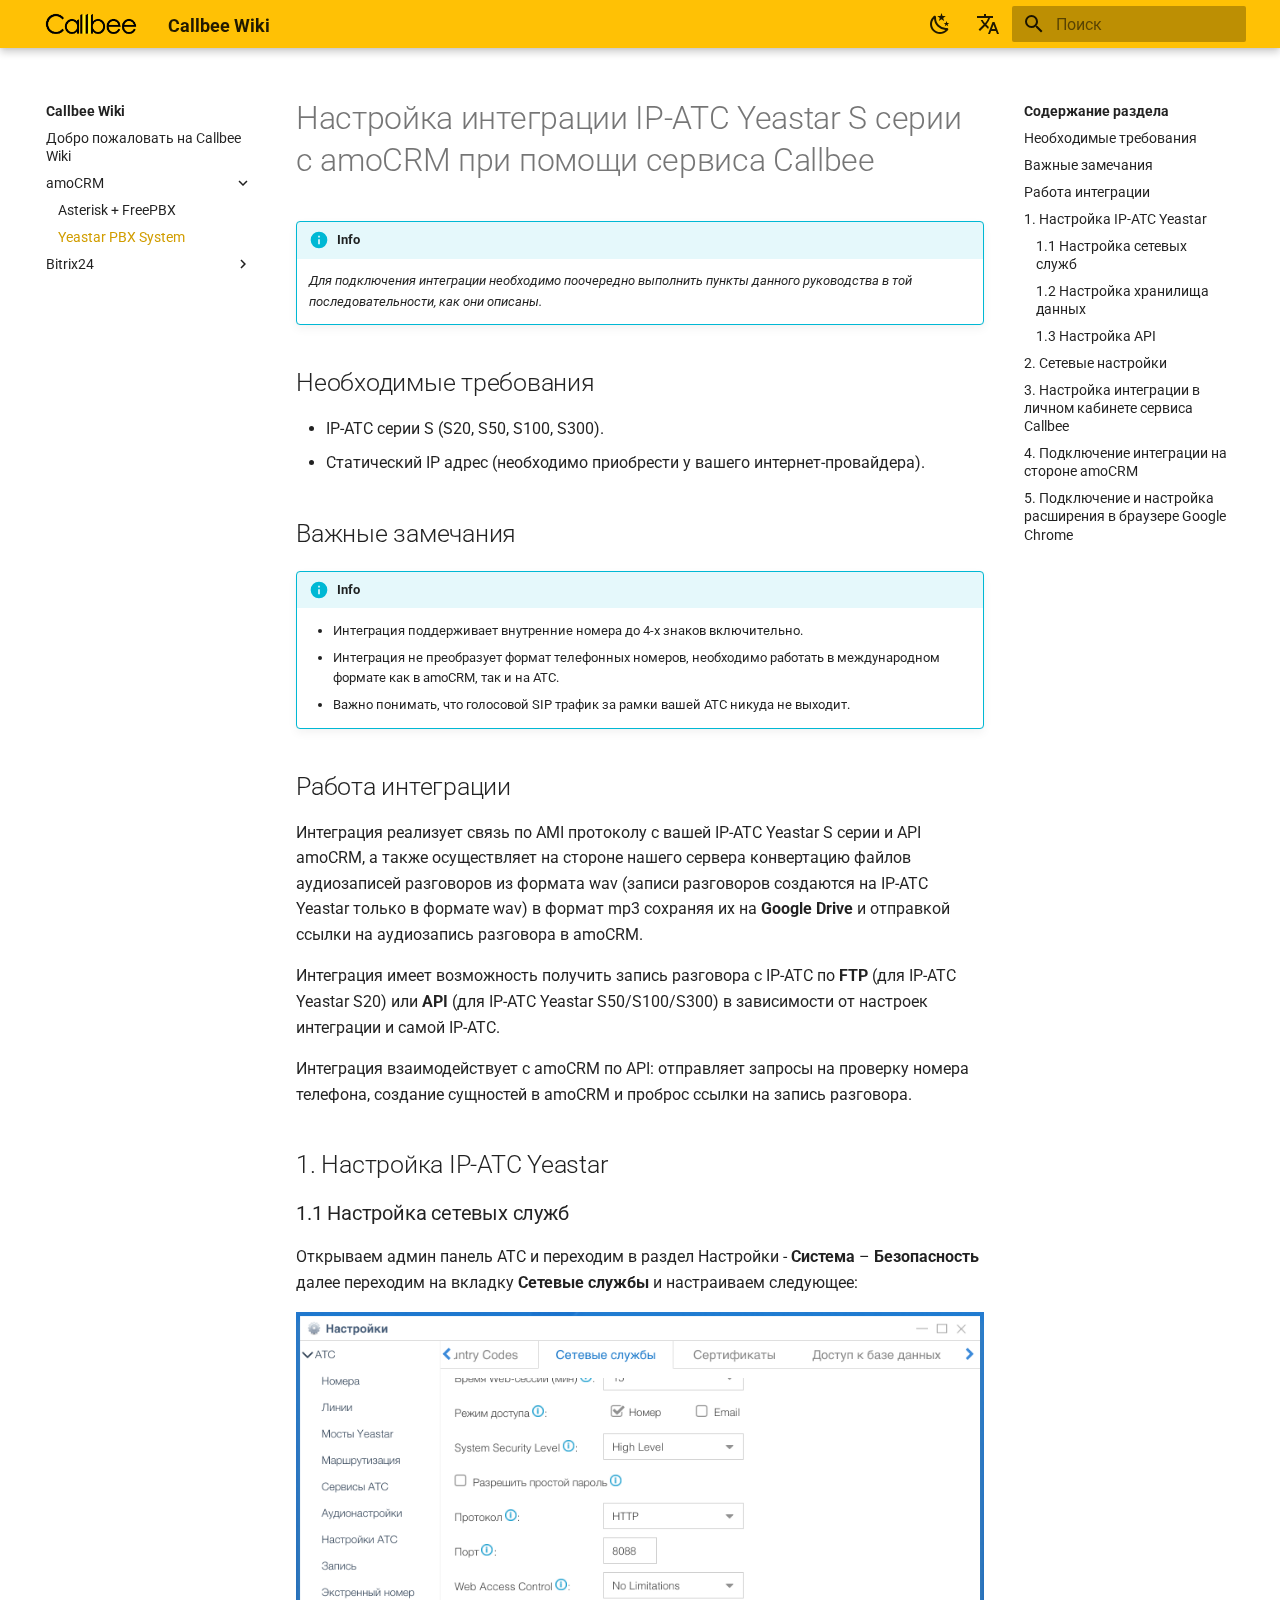
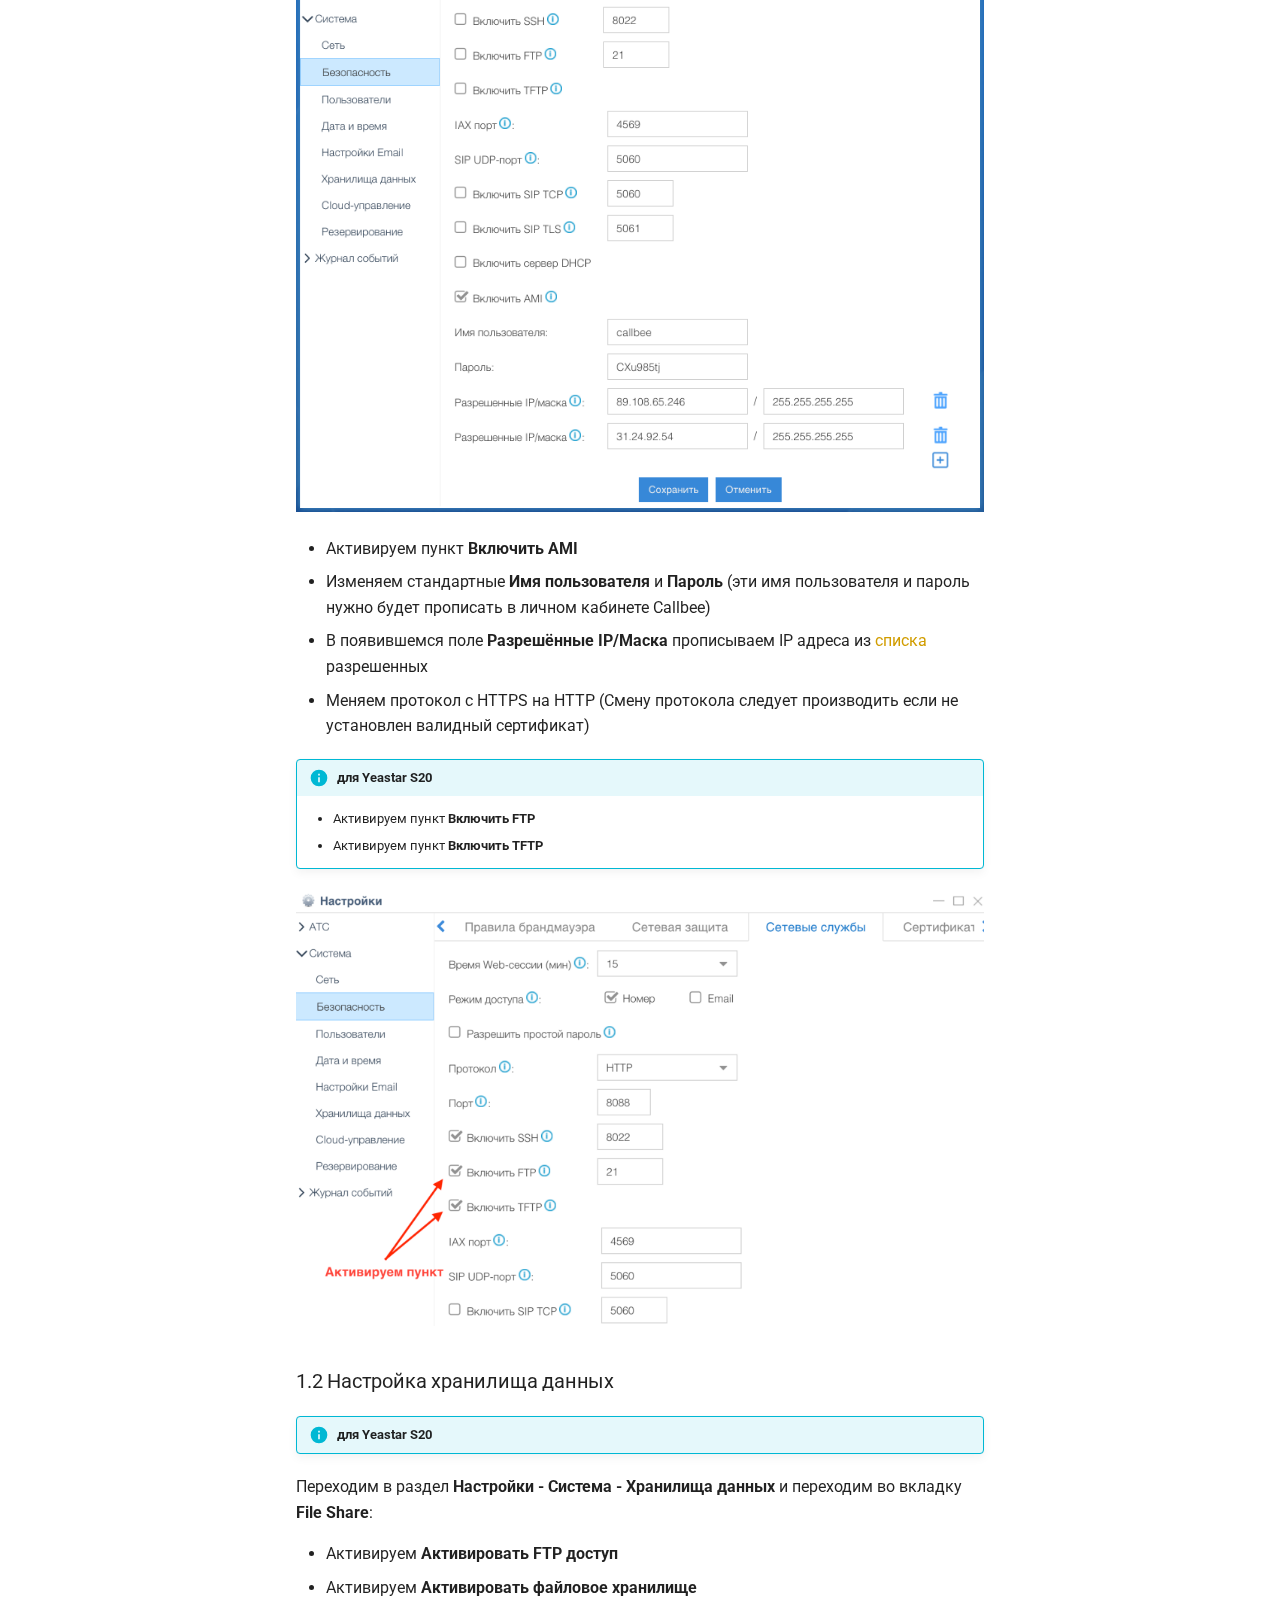
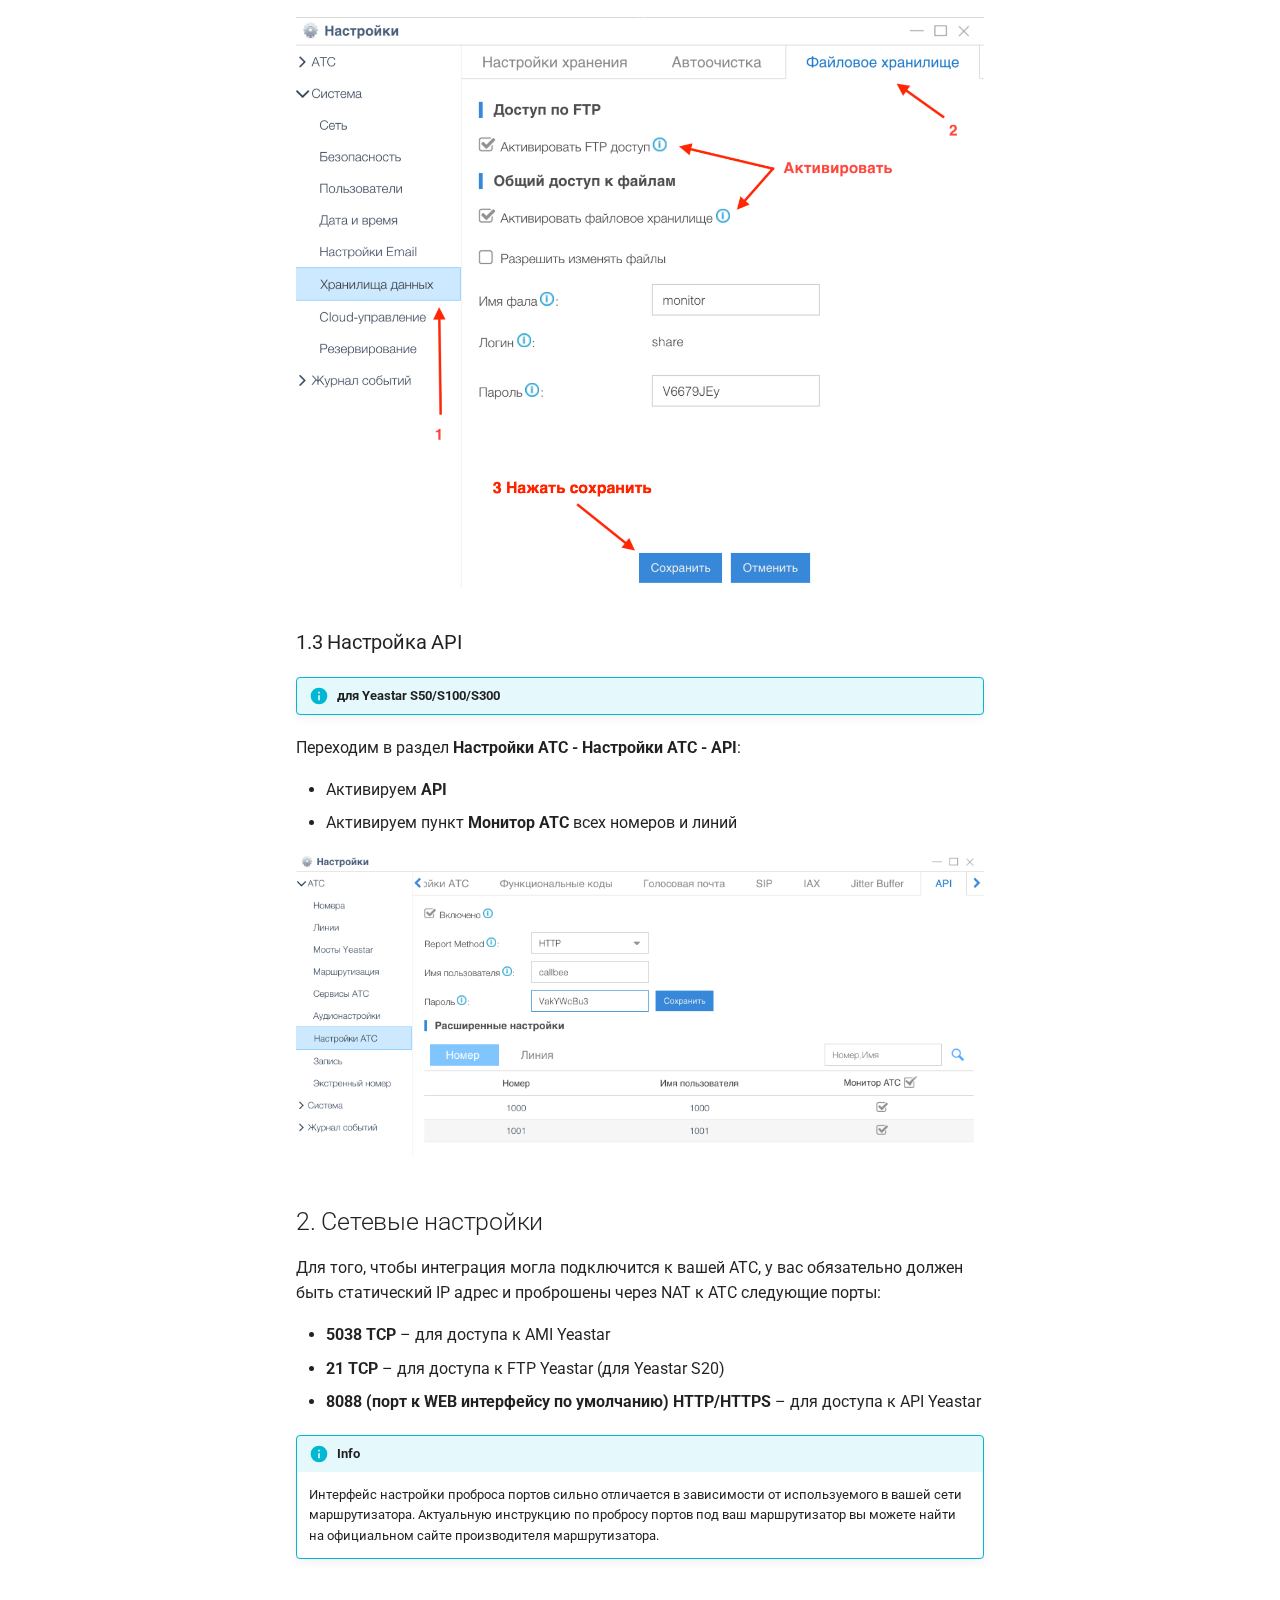
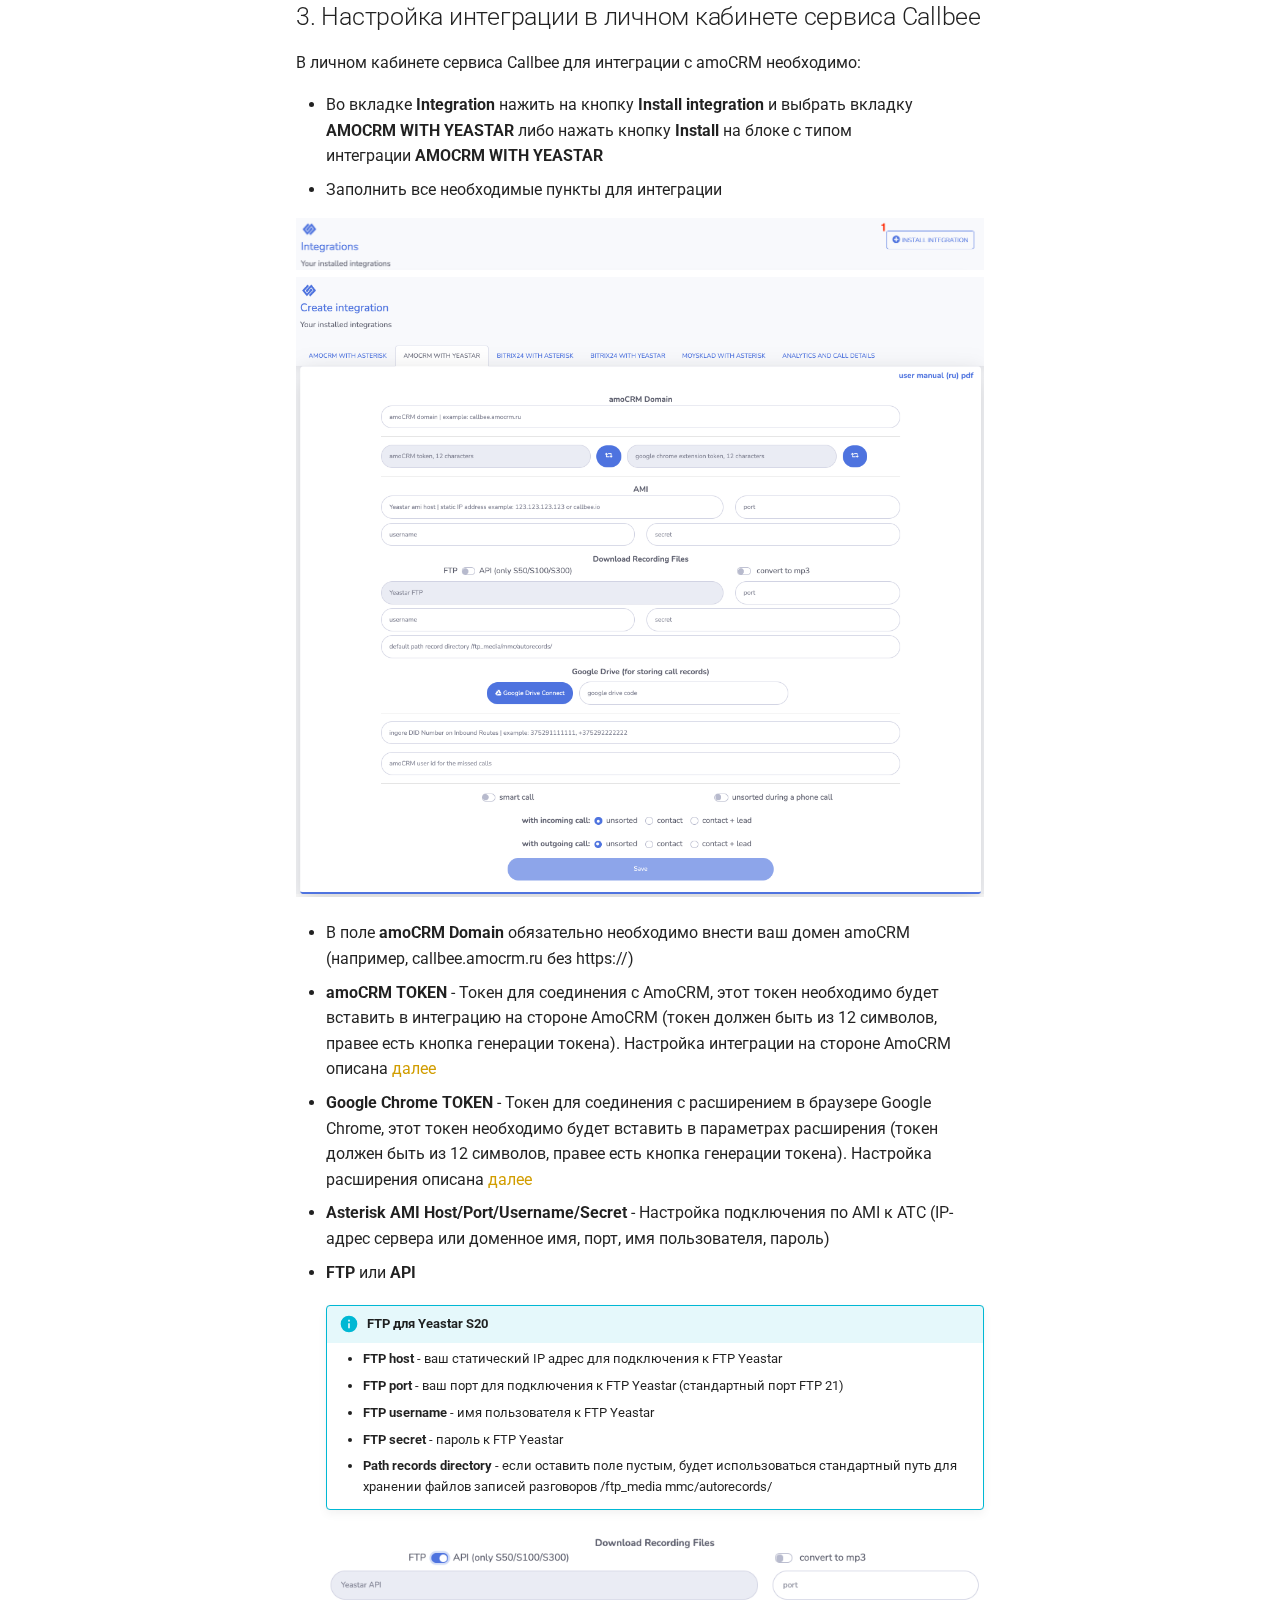
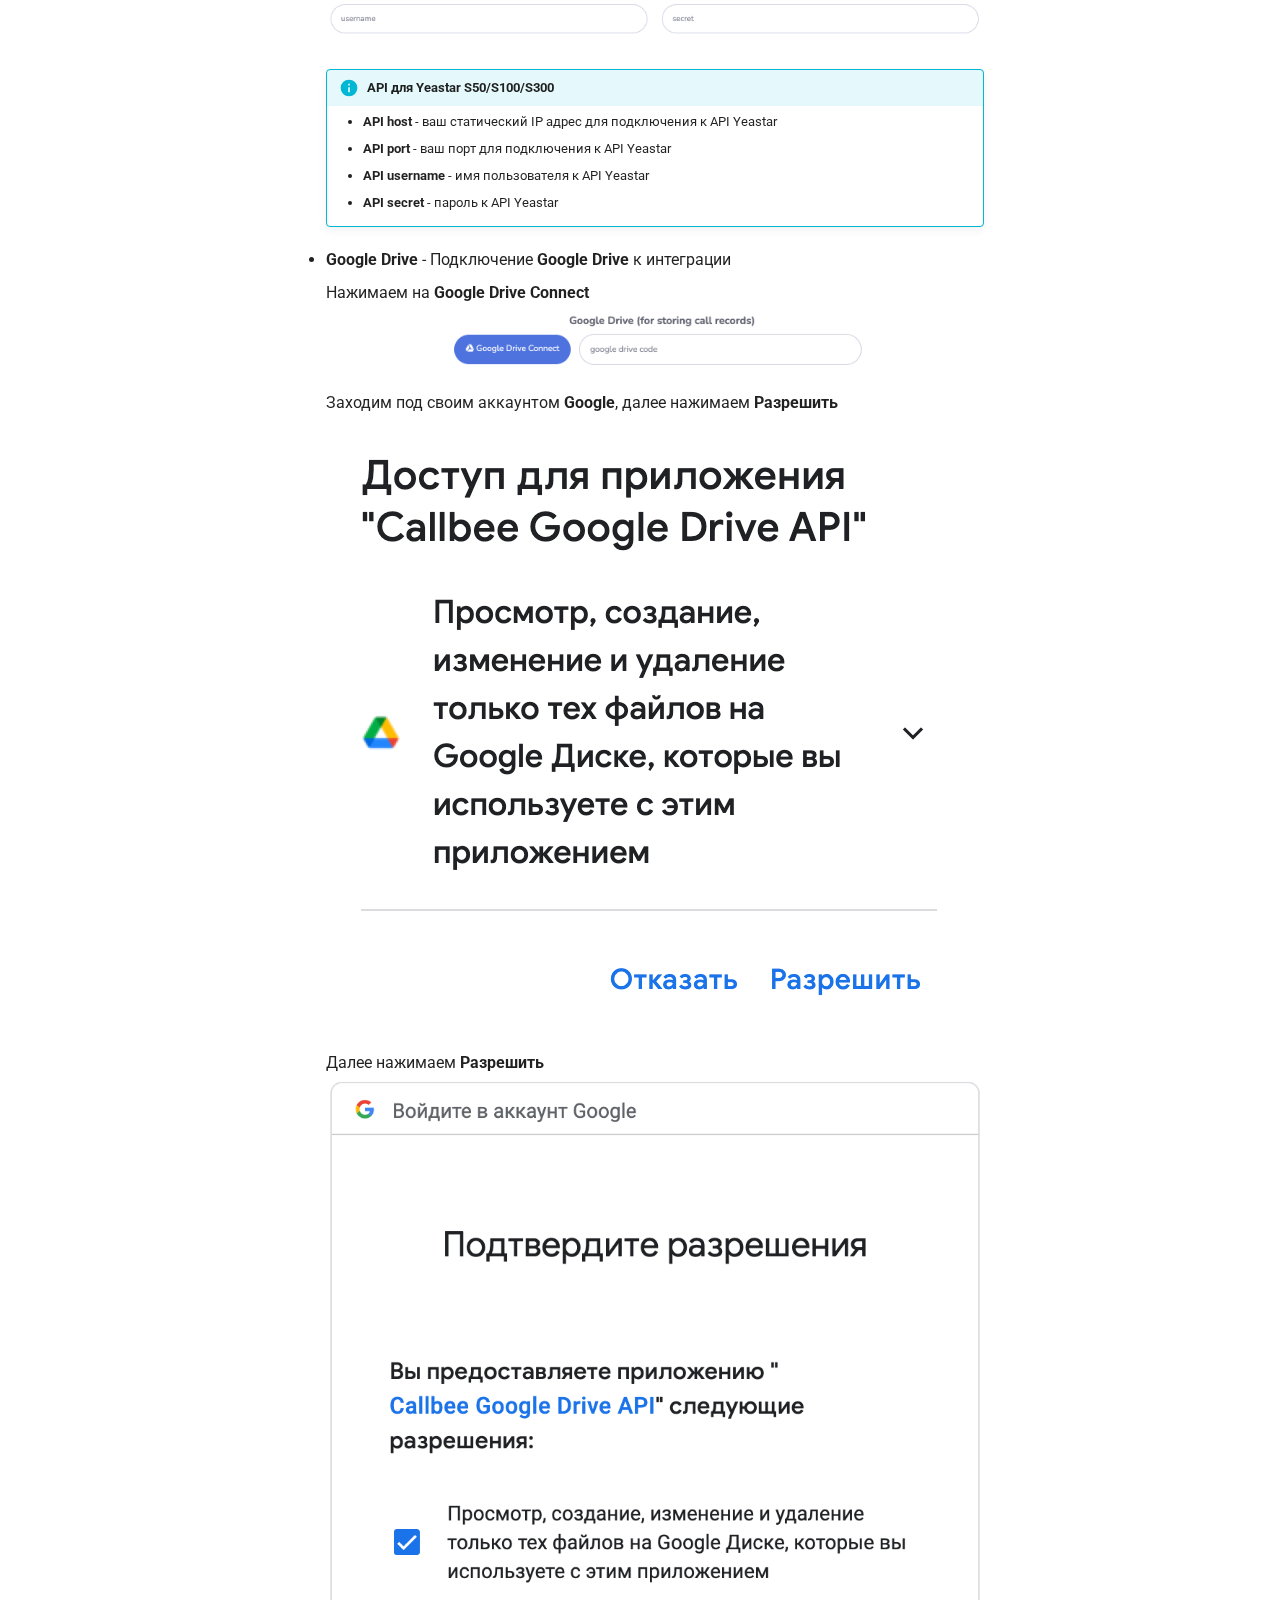
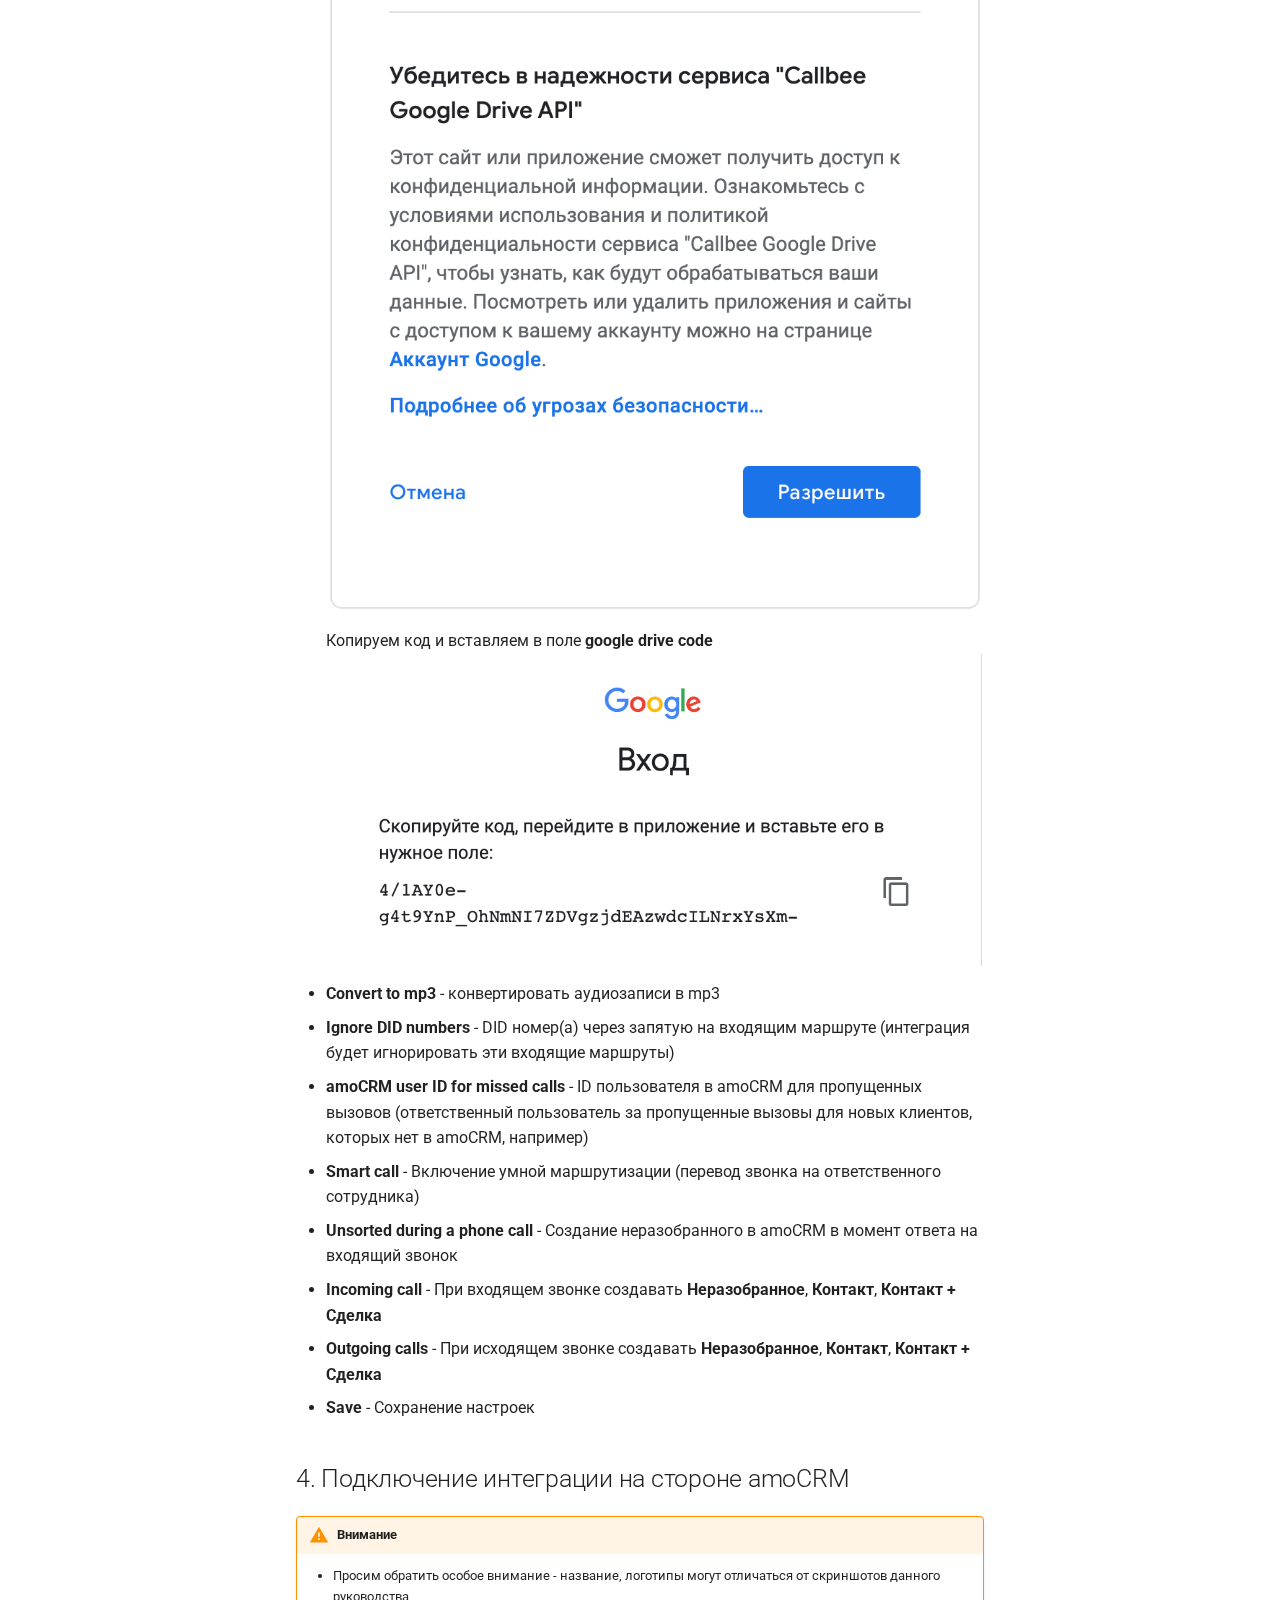
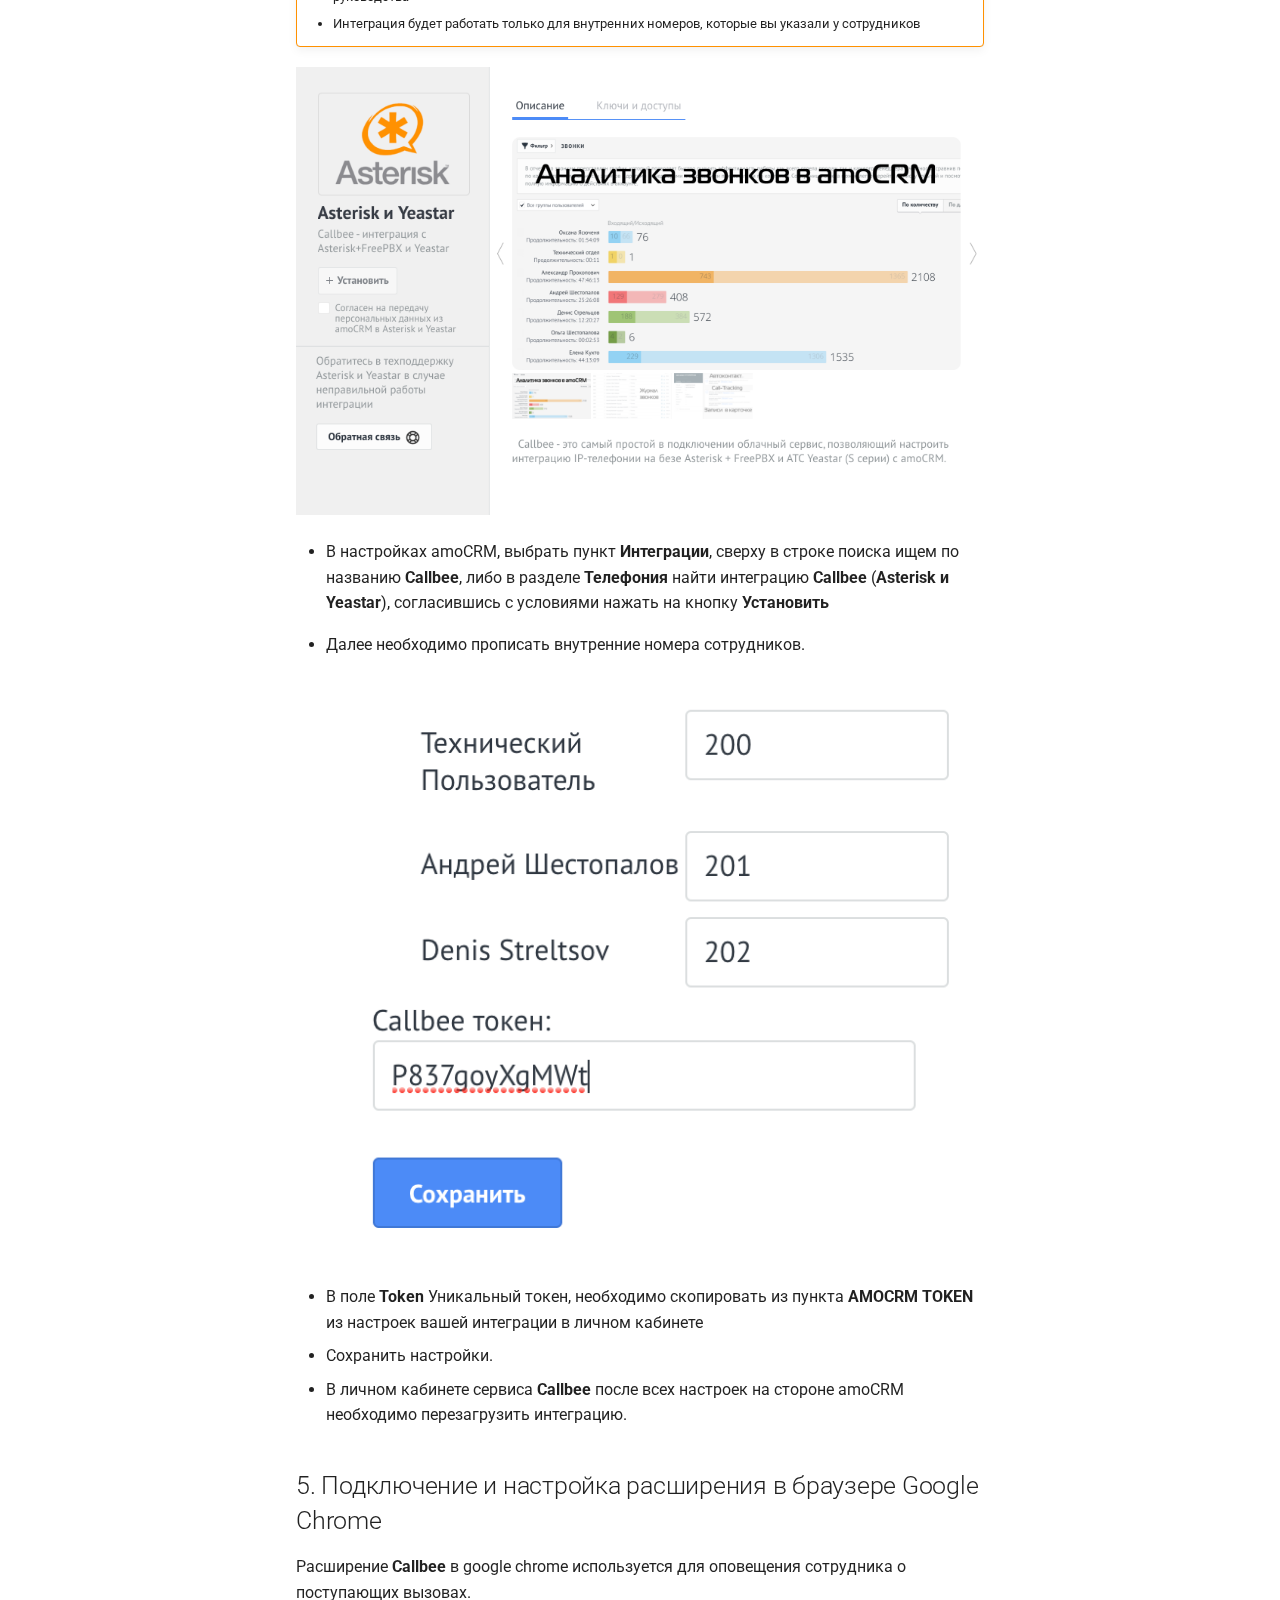
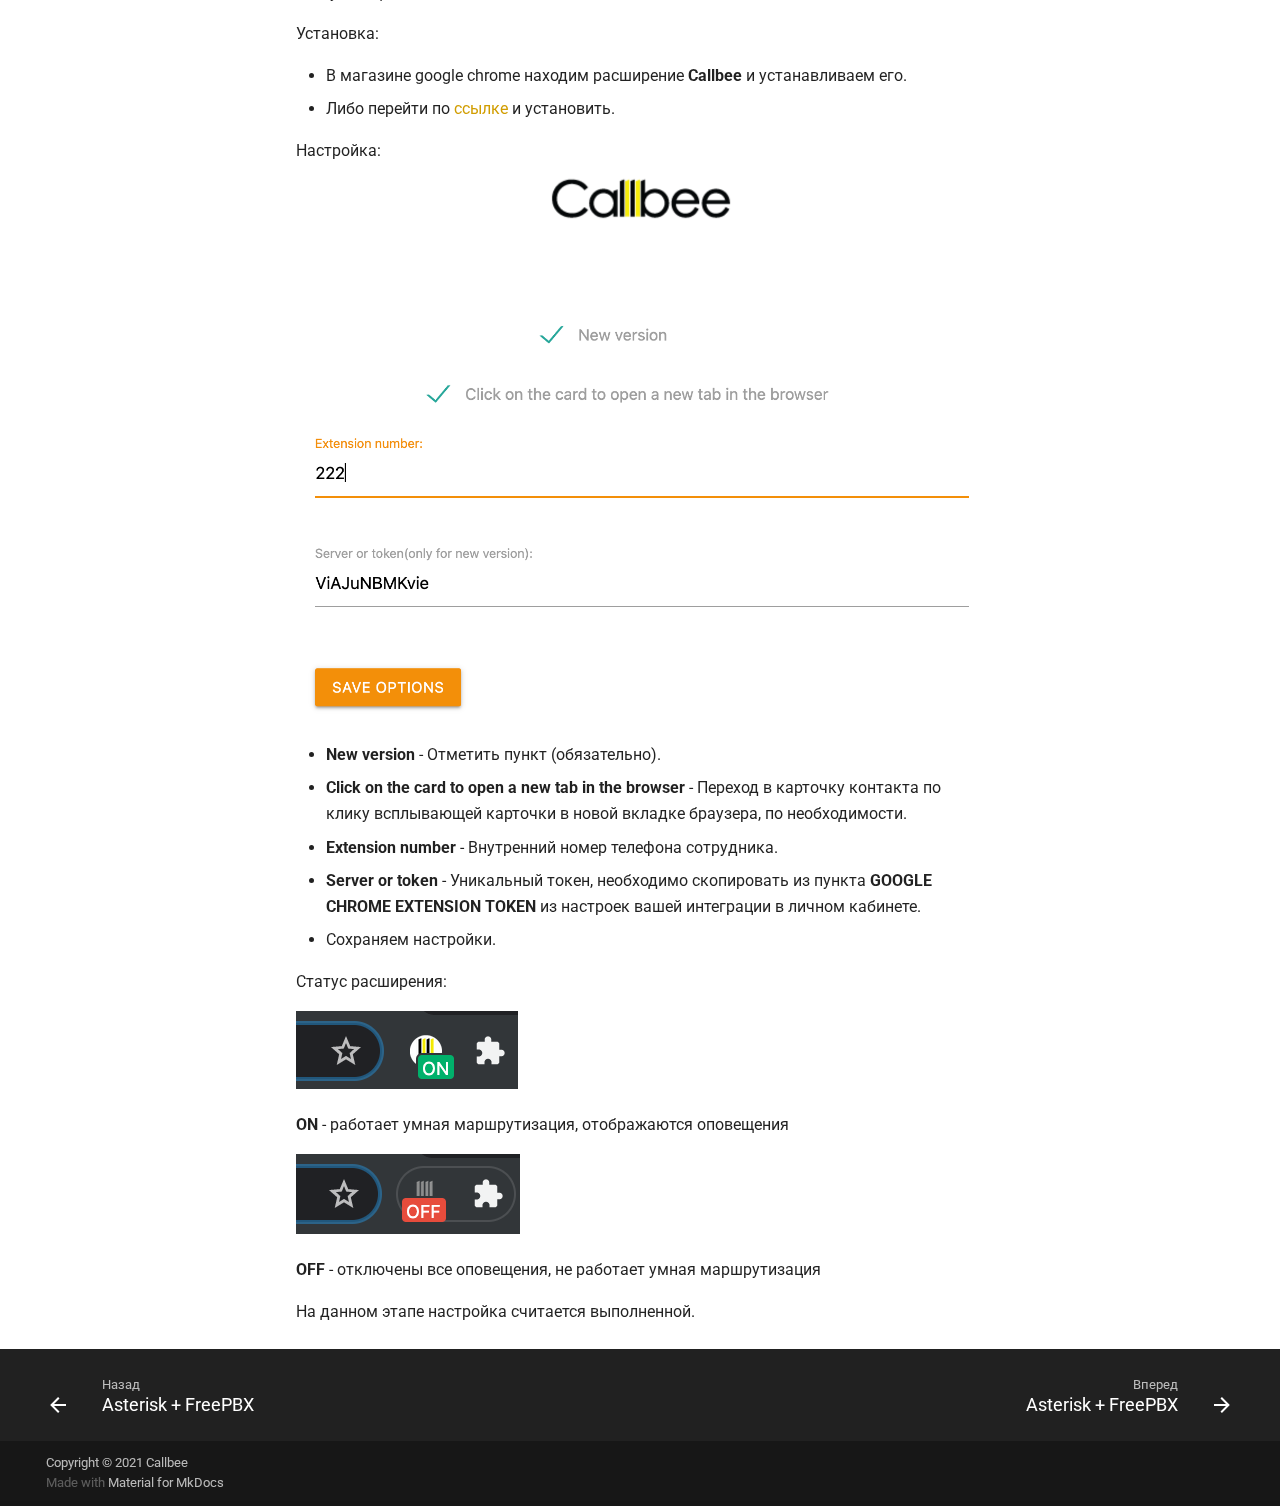
<file: amoCRM/yeastar/index.html>
<!doctype html>
<html lang="ru" class="no-js">
  <head>
    
      <meta charset="utf-8">
      <meta name="viewport" content="width=device-width,initial-scale=1">
      
        <meta name="description" content="Callbee Wiki">
      
      
      
        <link rel="canonical" href="https://callbee.io/amoCRM/yeastar/">
      
      <link rel="icon" href="../../img/favicon.png">
      <meta name="generator" content="mkdocs-1.4.2, mkdocs-material-8.5.10">
    
    
      
        <title>Yeastar PBX System - Callbee Wiki</title>
      
    
    
      <link rel="stylesheet" href="../../assets/stylesheets/main.975780f9.min.css">
      
        
        <link rel="stylesheet" href="../../assets/stylesheets/palette.2505c338.min.css">
        
      
      

    
    
    
      
        
        
        <link rel="preconnect" href="https://fonts.gstatic.com" crossorigin>
        <link rel="stylesheet" href="https://fonts.googleapis.com/css?family=Roboto:300,300i,400,400i,700,700i%7CRoboto+Mono:400,400i,700,700i&display=fallback">
        <style>:root{--md-text-font:"Roboto";--md-code-font:"Roboto Mono"}</style>
      
    
    
      <link rel="stylesheet" href="../../stylesheets/extra.css">
    
    <script>__md_scope=new URL("../..",location),__md_hash=e=>[...e].reduce((e,_)=>(e<<5)-e+_.charCodeAt(0),0),__md_get=(e,_=localStorage,t=__md_scope)=>JSON.parse(_.getItem(t.pathname+"."+e)),__md_set=(e,_,t=localStorage,a=__md_scope)=>{try{t.setItem(a.pathname+"."+e,JSON.stringify(_))}catch(e){}}</script>
    
      

    
    
    
  </head>
  
  
    
    
      
    
    
    
    
    <body dir="ltr" data-md-color-scheme="default" data-md-color-primary="amber" data-md-color-accent="amber">
  
    
    
      <script>var palette=__md_get("__palette");if(palette&&"object"==typeof palette.color)for(var key of Object.keys(palette.color))document.body.setAttribute("data-md-color-"+key,palette.color[key])</script>
    
    <input class="md-toggle" data-md-toggle="drawer" type="checkbox" id="__drawer" autocomplete="off">
    <input class="md-toggle" data-md-toggle="search" type="checkbox" id="__search" autocomplete="off">
    <label class="md-overlay" for="__drawer"></label>
    <div data-md-component="skip">
      
        
        <a href="#ip-yeastar-s-amocrm-callbee" class="md-skip">
          Перейти к содержанию
        </a>
      
    </div>
    <div data-md-component="announce">
      
    </div>
    
    
      

<header class="md-header" data-md-component="header">
  <nav class="md-header__inner md-grid" aria-label="Верхний колонтитул">
    <a href="../.." title="Callbee Wiki" class="md-header__button md-logo" aria-label="Callbee Wiki" data-md-component="logo">
      
  <img src="../../img/logo.png" alt="logo">

    </a>
    <label class="md-header__button md-icon" for="__drawer">
      <svg xmlns="http://www.w3.org/2000/svg" viewBox="0 0 24 24"><path d="M3 6h18v2H3V6m0 5h18v2H3v-2m0 5h18v2H3v-2Z"/></svg>
    </label>
    <div class="md-header__title" data-md-component="header-title">
      <div class="md-header__ellipsis">
        <div class="md-header__topic">
          <span class="md-ellipsis">
            Callbee Wiki
          </span>
        </div>
        <div class="md-header__topic" data-md-component="header-topic">
          <span class="md-ellipsis">
            
              Yeastar PBX System
            
          </span>
        </div>
      </div>
    </div>
    
      <form class="md-header__option" data-md-component="palette">
        
          
          
          
          <input class="md-option" data-md-color-media="" data-md-color-scheme="default" data-md-color-primary="amber" data-md-color-accent="amber"  aria-label="Switch to dark mode"  type="radio" name="__palette" id="__palette_1">
          
            <label class="md-header__button md-icon" title="Switch to dark mode" for="__palette_2" hidden>
              <svg xmlns="http://www.w3.org/2000/svg" viewBox="0 0 24 24"><path d="m17.75 4.09-2.53 1.94.91 3.06-2.63-1.81-2.63 1.81.91-3.06-2.53-1.94L12.44 4l1.06-3 1.06 3 3.19.09m3.5 6.91-1.64 1.25.59 1.98-1.7-1.17-1.7 1.17.59-1.98L15.75 11l2.06-.05L18.5 9l.69 1.95 2.06.05m-2.28 4.95c.83-.08 1.72 1.1 1.19 1.85-.32.45-.66.87-1.08 1.27C15.17 23 8.84 23 4.94 19.07c-3.91-3.9-3.91-10.24 0-14.14.4-.4.82-.76 1.27-1.08.75-.53 1.93.36 1.85 1.19-.27 2.86.69 5.83 2.89 8.02a9.96 9.96 0 0 0 8.02 2.89m-1.64 2.02a12.08 12.08 0 0 1-7.8-3.47c-2.17-2.19-3.33-5-3.49-7.82-2.81 3.14-2.7 7.96.31 10.98 3.02 3.01 7.84 3.12 10.98.31Z"/></svg>
            </label>
          
        
          
          
          
          <input class="md-option" data-md-color-media="" data-md-color-scheme="slate" data-md-color-primary="deep-orange" data-md-color-accent="deep-orange"  aria-label="Switch to light mode"  type="radio" name="__palette" id="__palette_2">
          
            <label class="md-header__button md-icon" title="Switch to light mode" for="__palette_1" hidden>
              <svg xmlns="http://www.w3.org/2000/svg" viewBox="0 0 24 24"><path d="M12 7a5 5 0 0 1 5 5 5 5 0 0 1-5 5 5 5 0 0 1-5-5 5 5 0 0 1 5-5m0 2a3 3 0 0 0-3 3 3 3 0 0 0 3 3 3 3 0 0 0 3-3 3 3 0 0 0-3-3m0-7 2.39 3.42C13.65 5.15 12.84 5 12 5c-.84 0-1.65.15-2.39.42L12 2M3.34 7l4.16-.35A7.2 7.2 0 0 0 5.94 8.5c-.44.74-.69 1.5-.83 2.29L3.34 7m.02 10 1.76-3.77a7.131 7.131 0 0 0 2.38 4.14L3.36 17M20.65 7l-1.77 3.79a7.023 7.023 0 0 0-2.38-4.15l4.15.36m-.01 10-4.14.36c.59-.51 1.12-1.14 1.54-1.86.42-.73.69-1.5.83-2.29L20.64 17M12 22l-2.41-3.44c.74.27 1.55.44 2.41.44.82 0 1.63-.17 2.37-.44L12 22Z"/></svg>
            </label>
          
        
      </form>
    
    
      <div class="md-header__option">
        <div class="md-select">
          
          <button class="md-header__button md-icon" aria-label="Выберите язык">
            <svg xmlns="http://www.w3.org/2000/svg" viewBox="0 0 24 24"><path d="m12.87 15.07-2.54-2.51.03-.03A17.52 17.52 0 0 0 14.07 6H17V4h-7V2H8v2H1v2h11.17C11.5 7.92 10.44 9.75 9 11.35 8.07 10.32 7.3 9.19 6.69 8h-2c.73 1.63 1.73 3.17 2.98 4.56l-5.09 5.02L4 19l5-5 3.11 3.11.76-2.04M18.5 10h-2L12 22h2l1.12-3h4.75L21 22h2l-4.5-12m-2.62 7 1.62-4.33L19.12 17h-3.24Z"/></svg>
          </button>
          <div class="md-select__inner">
            <ul class="md-select__list">
              
                <li class="md-select__item">
                  <a href="../../ru/" hreflang="ru" class="md-select__link">
                    Russian
                  </a>
                </li>
              
                <li class="md-select__item">
                  <a href="../../en/" hreflang="en" class="md-select__link">
                    English
                  </a>
                </li>
              
            </ul>
          </div>
        </div>
      </div>
    
    
      <label class="md-header__button md-icon" for="__search">
        <svg xmlns="http://www.w3.org/2000/svg" viewBox="0 0 24 24"><path d="M9.5 3A6.5 6.5 0 0 1 16 9.5c0 1.61-.59 3.09-1.56 4.23l.27.27h.79l5 5-1.5 1.5-5-5v-.79l-.27-.27A6.516 6.516 0 0 1 9.5 16 6.5 6.5 0 0 1 3 9.5 6.5 6.5 0 0 1 9.5 3m0 2C7 5 5 7 5 9.5S7 14 9.5 14 14 12 14 9.5 12 5 9.5 5Z"/></svg>
      </label>
      <div class="md-search" data-md-component="search" role="dialog">
  <label class="md-search__overlay" for="__search"></label>
  <div class="md-search__inner" role="search">
    <form class="md-search__form" name="search">
      <input type="text" class="md-search__input" name="query" aria-label="Поиск" placeholder="Поиск" autocapitalize="off" autocorrect="off" autocomplete="off" spellcheck="false" data-md-component="search-query" required>
      <label class="md-search__icon md-icon" for="__search">
        <svg xmlns="http://www.w3.org/2000/svg" viewBox="0 0 24 24"><path d="M9.5 3A6.5 6.5 0 0 1 16 9.5c0 1.61-.59 3.09-1.56 4.23l.27.27h.79l5 5-1.5 1.5-5-5v-.79l-.27-.27A6.516 6.516 0 0 1 9.5 16 6.5 6.5 0 0 1 3 9.5 6.5 6.5 0 0 1 9.5 3m0 2C7 5 5 7 5 9.5S7 14 9.5 14 14 12 14 9.5 12 5 9.5 5Z"/></svg>
        <svg xmlns="http://www.w3.org/2000/svg" viewBox="0 0 24 24"><path d="M20 11v2H8l5.5 5.5-1.42 1.42L4.16 12l7.92-7.92L13.5 5.5 8 11h12Z"/></svg>
      </label>
      <nav class="md-search__options" aria-label="Поиск">
        
        <button type="reset" class="md-search__icon md-icon" title="Очистить" aria-label="Очистить" tabindex="-1">
          <svg xmlns="http://www.w3.org/2000/svg" viewBox="0 0 24 24"><path d="M19 6.41 17.59 5 12 10.59 6.41 5 5 6.41 10.59 12 5 17.59 6.41 19 12 13.41 17.59 19 19 17.59 13.41 12 19 6.41Z"/></svg>
        </button>
      </nav>
      
    </form>
    <div class="md-search__output">
      <div class="md-search__scrollwrap" data-md-scrollfix>
        <div class="md-search-result" data-md-component="search-result">
          <div class="md-search-result__meta">
            Инициализация поиска
          </div>
          <ol class="md-search-result__list"></ol>
        </div>
      </div>
    </div>
  </div>
</div>
    
    
  </nav>
  
</header>
    
    <div class="md-container" data-md-component="container">
      
      
        
          
        
      
      <main class="md-main" data-md-component="main">
        <div class="md-main__inner md-grid">
          
            
              
              <div class="md-sidebar md-sidebar--primary" data-md-component="sidebar" data-md-type="navigation" >
                <div class="md-sidebar__scrollwrap">
                  <div class="md-sidebar__inner">
                    


<nav class="md-nav md-nav--primary" aria-label="Навигация" data-md-level="0">
  <label class="md-nav__title" for="__drawer">
    <a href="../.." title="Callbee Wiki" class="md-nav__button md-logo" aria-label="Callbee Wiki" data-md-component="logo">
      
  <img src="../../img/logo.png" alt="logo">

    </a>
    Callbee Wiki
  </label>
  
  <ul class="md-nav__list" data-md-scrollfix>
    
      
      
      

  
  
  
    <li class="md-nav__item">
      <a href="../.." class="md-nav__link">
        Добро пожаловать на Callbee Wiki
      </a>
    </li>
  

    
      
      
      

  
  
    
  
  
    
    <li class="md-nav__item md-nav__item--active md-nav__item--nested">
      
      
        <input class="md-nav__toggle md-toggle" data-md-toggle="__nav_2" type="checkbox" id="__nav_2" checked>
      
      
      
      
        <label class="md-nav__link" for="__nav_2">
          amoCRM
          <span class="md-nav__icon md-icon"></span>
        </label>
      
      <nav class="md-nav" aria-label="amoCRM" data-md-level="1">
        <label class="md-nav__title" for="__nav_2">
          <span class="md-nav__icon md-icon"></span>
          amoCRM
        </label>
        <ul class="md-nav__list" data-md-scrollfix>
          
            
              
  
  
  
    <li class="md-nav__item">
      <a href="../asterisk/" class="md-nav__link">
        Asterisk + FreePBX
      </a>
    </li>
  

            
          
            
              
  
  
    
  
  
    <li class="md-nav__item md-nav__item--active">
      
      <input class="md-nav__toggle md-toggle" data-md-toggle="toc" type="checkbox" id="__toc">
      
      
        
      
      
        <label class="md-nav__link md-nav__link--active" for="__toc">
          Yeastar PBX System
          <span class="md-nav__icon md-icon"></span>
        </label>
      
      <a href="./" class="md-nav__link md-nav__link--active">
        Yeastar PBX System
      </a>
      
        

<nav class="md-nav md-nav--secondary" aria-label="Содержание раздела">
  
  
  
    
  
  
    <label class="md-nav__title" for="__toc">
      <span class="md-nav__icon md-icon"></span>
      Содержание раздела
    </label>
    <ul class="md-nav__list" data-md-component="toc" data-md-scrollfix>
      
        <li class="md-nav__item">
  <a href="#_1" class="md-nav__link">
    Необходимые требования
  </a>
  
</li>
      
        <li class="md-nav__item">
  <a href="#_2" class="md-nav__link">
    Важные замечания
  </a>
  
</li>
      
        <li class="md-nav__item">
  <a href="#_3" class="md-nav__link">
    Работа интеграции
  </a>
  
</li>
      
        <li class="md-nav__item">
  <a href="#1-ip-yeastar" class="md-nav__link">
    1. Настройка IP-АТС Yeastar
  </a>
  
    <nav class="md-nav" aria-label="1. Настройка IP-АТС Yeastar">
      <ul class="md-nav__list">
        
          <li class="md-nav__item">
  <a href="#11" class="md-nav__link">
    1.1 Настройка сетевых служб
  </a>
  
</li>
        
          <li class="md-nav__item">
  <a href="#12" class="md-nav__link">
    1.2 Настройка хранилища данных
  </a>
  
</li>
        
          <li class="md-nav__item">
  <a href="#13-api" class="md-nav__link">
    1.3 Настройка API
  </a>
  
</li>
        
      </ul>
    </nav>
  
</li>
      
        <li class="md-nav__item">
  <a href="#2" class="md-nav__link">
    2. Сетевые настройки
  </a>
  
</li>
      
        <li class="md-nav__item">
  <a href="#3-callbee" class="md-nav__link">
    3. Настройка интеграции в личном кабинете сервиса Callbee
  </a>
  
</li>
      
        <li class="md-nav__item">
  <a href="#4-amocrm" class="md-nav__link">
    4. Подключение интеграции на стороне amoCRM
  </a>
  
</li>
      
        <li class="md-nav__item">
  <a href="#5-google-chrome" class="md-nav__link">
    5. Подключение и настройка расширения в браузере Google Chrome
  </a>
  
</li>
      
    </ul>
  
</nav>
      
    </li>
  

            
          
        </ul>
      </nav>
    </li>
  

    
      
      
      

  
  
  
    
    <li class="md-nav__item md-nav__item--nested">
      
      
        <input class="md-nav__toggle md-toggle" data-md-toggle="__nav_3" type="checkbox" id="__nav_3" >
      
      
      
      
        <label class="md-nav__link" for="__nav_3">
          Bitrix24
          <span class="md-nav__icon md-icon"></span>
        </label>
      
      <nav class="md-nav" aria-label="Bitrix24" data-md-level="1">
        <label class="md-nav__title" for="__nav_3">
          <span class="md-nav__icon md-icon"></span>
          Bitrix24
        </label>
        <ul class="md-nav__list" data-md-scrollfix>
          
            
              
  
  
  
    <li class="md-nav__item">
      <a href="../../Bitrix24/asterisk/" class="md-nav__link">
        Asterisk + FreePBX
      </a>
    </li>
  

            
          
            
              
  
  
  
    <li class="md-nav__item">
      <a href="../../Bitrix24/yeastar/" class="md-nav__link">
        Yeastar PBX System
      </a>
    </li>
  

            
          
        </ul>
      </nav>
    </li>
  

    
  </ul>
</nav>
                  </div>
                </div>
              </div>
            
            
              
              <div class="md-sidebar md-sidebar--secondary" data-md-component="sidebar" data-md-type="toc" >
                <div class="md-sidebar__scrollwrap">
                  <div class="md-sidebar__inner">
                    

<nav class="md-nav md-nav--secondary" aria-label="Содержание раздела">
  
  
  
    
  
  
    <label class="md-nav__title" for="__toc">
      <span class="md-nav__icon md-icon"></span>
      Содержание раздела
    </label>
    <ul class="md-nav__list" data-md-component="toc" data-md-scrollfix>
      
        <li class="md-nav__item">
  <a href="#_1" class="md-nav__link">
    Необходимые требования
  </a>
  
</li>
      
        <li class="md-nav__item">
  <a href="#_2" class="md-nav__link">
    Важные замечания
  </a>
  
</li>
      
        <li class="md-nav__item">
  <a href="#_3" class="md-nav__link">
    Работа интеграции
  </a>
  
</li>
      
        <li class="md-nav__item">
  <a href="#1-ip-yeastar" class="md-nav__link">
    1. Настройка IP-АТС Yeastar
  </a>
  
    <nav class="md-nav" aria-label="1. Настройка IP-АТС Yeastar">
      <ul class="md-nav__list">
        
          <li class="md-nav__item">
  <a href="#11" class="md-nav__link">
    1.1 Настройка сетевых служб
  </a>
  
</li>
        
          <li class="md-nav__item">
  <a href="#12" class="md-nav__link">
    1.2 Настройка хранилища данных
  </a>
  
</li>
        
          <li class="md-nav__item">
  <a href="#13-api" class="md-nav__link">
    1.3 Настройка API
  </a>
  
</li>
        
      </ul>
    </nav>
  
</li>
      
        <li class="md-nav__item">
  <a href="#2" class="md-nav__link">
    2. Сетевые настройки
  </a>
  
</li>
      
        <li class="md-nav__item">
  <a href="#3-callbee" class="md-nav__link">
    3. Настройка интеграции в личном кабинете сервиса Callbee
  </a>
  
</li>
      
        <li class="md-nav__item">
  <a href="#4-amocrm" class="md-nav__link">
    4. Подключение интеграции на стороне amoCRM
  </a>
  
</li>
      
        <li class="md-nav__item">
  <a href="#5-google-chrome" class="md-nav__link">
    5. Подключение и настройка расширения в браузере Google Chrome
  </a>
  
</li>
      
    </ul>
  
</nav>
                  </div>
                </div>
              </div>
            
          
          
            <div class="md-content" data-md-component="content">
              <article class="md-content__inner md-typeset">
                
                  


<h1 id="ip-yeastar-s-amocrm-callbee">Настройка интеграции IP-АТС Yeastar S серии с amoCRM при помощи сервиса Callbee</h1>
<div class="admonition info">
<p class="admonition-title">Info</p>
<p><em>Для подключения интеграции необходимо поочередно выполнить пункты данного руководства в той последовательности, как они описаны.</em></p>
</div>
<h2 id="_1">Необходимые требования</h2>
<ul>
<li>IP-АТС серии S (S20, S50, S100, S300).</li>
<li>Статический IP адрес (необходимо приобрести у вашего интернет-провайдера).</li>
</ul>
<h2 id="_2">Важные замечания</h2>
<div class="admonition info">
<p class="admonition-title">Info</p>
<ul>
<li>Интеграция поддерживает внутренние номера до 4-х знаков включительно.</li>
<li>Интеграция не преобразует формат телефонных номеров, необходимо работать в международном формате как в amoCRM, так и на АТС.</li>
<li>Важно понимать, что голосовой SIP трафик за рамки вашей АТС никуда не выходит.</li>
</ul>
</div>
<h2 id="_3">Работа интеграции</h2>
<p>Интеграция реализует связь по AMI протоколу с вашей IP-АТС Yeastar S серии и API amoCRM, а также осуществляет на стороне нашего сервера конвертацию файлов аудиозаписей разговоров из формата wav (записи разговоров создаются на IP-АТС Yeastar только в формате wav) в формат mp3 сохраняя их на <strong>Google Drive</strong> и отправкой ссылки на аудиозапись разговора в amoCRM.</p>
<p>Интеграция имеет возможность получить запись разговора с IP-АТС по <strong>FTP</strong> (для IP-АТС Yeastar S20) или <strong>API</strong> (для IP-АТС Yeastar S50/S100/S300) в зависимости от настроек интеграции и самой IP-АТС.</p>
<p>Интеграция взаимодействует с amoCRM по API: отправляет запросы на проверку номера телефона, создание сущностей в amoCRM и проброс ссылки на запись разговора.</p>
<h2 id="1-ip-yeastar">1. Настройка IP-АТС Yeastar</h2>
<h3 id="11">1.1 Настройка сетевых служб</h3>
<p>Открываем админ панель АТС и переходим в раздел Настройки - <strong>Система</strong> – <strong>Безопасность</strong> далее переходим на вкладку <strong>Сетевые службы</strong> и настраиваем следующее:</p>
<p><img alt="settings-yeastar" src="../../img/yeastar/yeastar-9.png" /></p>
<ul>
<li>Активируем пункт <strong>Включить AMI</strong></li>
<li>Изменяем стандартные <strong>Имя пользователя</strong> и <strong>Пароль</strong> (эти имя пользователя и пароль нужно будет прописать в личном кабинете Callbee)</li>
<li>В появившемся поле <strong>Разрешённые IP/Маска</strong> прописываем IP адреса из <a href="/#ip">списка</a> разрешенных</li>
<li>Меняем протокол с HTTPS на HTTP (Смену протокола следует производить если не установлен валидный сертификат)</li>
</ul>
<div class="admonition info">
<p class="admonition-title">для Yeastar S20</p>
<ul>
<li>Активируем пункт <strong>Включить FTP</strong></li>
<li>Активируем пункт <strong>Включить TFTP</strong></li>
</ul>
</div>
<p><img alt="settings-yeastar" src="../../img/yeastar/yeastar-10.png" /></p>
<h3 id="12">1.2 Настройка хранилища данных</h3>
<div class="admonition info">
<p class="admonition-title">для Yeastar S20</p>
</div>
<p>Переходим в раздел <strong>Настройки - Система - Хранилища данных</strong> и переходим во вкладку <strong>File Share</strong>:</p>
<ul>
<li>Активируем <strong>Активировать FTP доступ</strong></li>
<li>Активируем <strong>Активировать файловое хранилище</strong></li>
</ul>
<p><img alt="FTP" src="../../img/yeastar/yeastar-2.png" /></p>
<h3 id="13-api">1.3 Настройка API</h3>
<div class="admonition info">
<p class="admonition-title">для Yeastar S50/S100/S300</p>
</div>
<p>Переходим в раздел <strong>Настройки АТС - Настройки АТС - API</strong>:</p>
<ul>
<li>Активируем <strong>API</strong></li>
<li>Активируем пункт <strong>Монитор АТС</strong> всех номеров и линий</li>
</ul>
<p><img alt="API" src="../../img/yeastar/yeastar-3.png" /></p>
<h2 id="2">2. Сетевые настройки</h2>
<p>Для того, чтобы интеграция могла подключится к вашей АТС, у вас обязательно должен быть статический IP адрес и проброшены через NAT к АТС следующие порты:</p>
<ul>
<li><strong>5038 TCP</strong> – для доступа к AMI Yeastar</li>
<li><strong>21 TCP</strong> – для доступа к FTP Yeastar (для Yeastar S20)</li>
<li><strong>8088 (порт к WEB интерфейсу по умолчанию) HTTP/HTTPS</strong> – для доступа к API Yeastar</li>
</ul>
<div class="admonition info">
<p class="admonition-title">Info</p>
<p>Интерфейс настройки проброса портов сильно отличается в зависимости от используемого в вашей сети маршрутизатора. Актуальную инструкцию по пробросу портов под ваш маршрутизатор вы можете найти на официальном сайте производителя маршрутизатора.</p>
</div>
<h2 id="3-callbee">3. Настройка интеграции в личном кабинете сервиса Callbee</h2>
<p>В личном кабинете сервиса Callbee для интеграции с amoCRM необходимо:</p>
<ul>
<li>Во вкладке <strong>Integration</strong> нажить на кнопку <strong>Install integration</strong> и выбрать вкладку <strong>AMOCRM WITH YEASTAR</strong> либо нажать кнопку <strong>Install</strong> на блоке с типом интеграции <strong>AMOCRM WITH YEASTAR</strong></li>
<li>Заполнить все необходимые пункты для интеграции</li>
</ul>
<p><img alt="install integration" src="../../img/yeastar/yeastar-5.png" />
<img alt="install integration" src="../../img/yeastar/yeastar-11.png" /></p>
<ul>
<li>В поле <strong>amoCRM Domain</strong> обязательно необходимо внести ваш домен amoCRM (например, callbee.amocrm.ru без https://)</li>
<li><strong>amoCRM TOKEN</strong> - Токен для соединения с AmoCRM, этот токен необходимо будет вставить в интеграцию
на стороне AmoCRM (токен должен быть из 12 символов, правее есть кнопка генерации токена). Настройка интеграции на стороне AmoCRM описана <a href="#amocrm">далее</a></li>
<li><strong>Google Chrome TOKEN</strong> - Токен для соединения с расширением в браузере Google Chrome, этот токен необходимо будет вставить в параметрах расширения (токен должен быть из 12 символов, правее есть кнопка генерации токена). Настройка расширения описана <a href="#5-google-chrome">далее</a></li>
<li><strong>Asterisk AMI Host/Port/Username/Secret</strong> - Настройка подключения по AMI к ATC (IP-адрес сервера или доменное имя, порт, имя пользователя, пароль)</li>
<li>
<p><strong>FTP</strong> или <strong>API</strong></p>
<div class="admonition info">
<p class="admonition-title">FTP для Yeastar S20</p>
<ul>
<li><strong>FTP host</strong> - ваш статический IP адрес для подключения к FTP Yeastar</li>
<li><strong>FTP port</strong> - ваш порт для подключения к FTP Yeastar (стандартный порт FTP 21)</li>
<li><strong>FTP username</strong> - имя пользователя к FTP Yeastar</li>
<li><strong>FTP secret</strong> - пароль к FTP Yeastar</li>
<li><strong>Path records directory</strong> - если оставить поле пустым, будет использоваться стандартный путь для хранении файлов записей разговоров /ftp_media mmc/autorecords/</li>
</ul>
</div>
<p><img alt="install integration" src="../../img/yeastar/yeastar-12.png" /></p>
<div class="admonition info">
<p class="admonition-title">API для Yeastar S50/S100/S300</p>
<ul>
<li><strong>API host</strong> - ваш статический IP адрес для подключения к API Yeastar</li>
<li><strong>API port</strong> - ваш порт для подключения к API Yeastar</li>
<li><strong>API username</strong> - имя пользователя к API Yeastar</li>
<li><strong>API secret</strong> - пароль к API Yeastar</li>
</ul>
</div>
</li>
<li>
<p><strong>Google Drive</strong> - Подключение <strong>Google Drive</strong> к интеграции</p>
<p>Нажимаем на <strong>Google Drive Connect</strong>
<img alt="install integration" src="../../img/yeastar/google_drive/gd-1.png" /></p>
<p>Заходим под своим аккаунтом <strong>Google</strong>, далее нажимаем <strong>Разрешить</strong>
<img alt="install integration" src="../../img/yeastar/google_drive/gd-2.png" /></p>
<p>Далее нажимаем <strong>Разрешить</strong>
<img alt="install integration" src="../../img/yeastar/google_drive/gd-3.png" /></p>
<p>Копируем код и вставляем в поле <strong>google drive code</strong>
<img alt="install integration" src="../../img/yeastar/google_drive/gd-4.png" /></p>
</li>
<li>
<p><strong>Convert to mp3</strong> - конвертировать аудиозаписи в mp3</p>
</li>
<li><strong>Ignore DID numbers</strong> - DID номер(а) через запятую на входящим маршруте (интеграция будет игнорировать эти входящие маршруты)</li>
<li><strong>amoCRM user ID for missed calls</strong> - ID пользователя в amoCRM для пропущенных вызовов (ответственный пользователь за пропущенные вызовы для новых клиентов, которых нет в amoCRM, например)</li>
<li><strong>Smart call</strong> - Включение умной маршрутизации (перевод звонка на ответственного сотрудника)</li>
<li><strong>Unsorted during a phone call</strong> - Создание неразобранного в amoCRM в момент ответа на входящий звонок</li>
<li><strong>Incoming call</strong> - При входящем звонке создавать <strong>Неразобранное</strong>, <strong>Контакт</strong>, <strong>Контакт + Сделка</strong></li>
<li><strong>Outgoing calls</strong> - При исходящем звонке создавать <strong>Неразобранное</strong>, <strong>Контакт</strong>, <strong>Контакт + Сделка</strong></li>
<li><strong>Save</strong> - Сохранение настроек</li>
</ul>
<h2 id="4-amocrm">4. Подключение интеграции на стороне amoCRM</h2>
<div class="admonition warning">
<p class="admonition-title">Внимание</p>
<ul>
<li>Просим обратить особое внимание - название, логотипы могут отличаться от скриншотов данного руководства</li>
<li>Интеграция будет работать только для внутренних номеров, которые вы указали у сотрудников</li>
</ul>
</div>
<p><img alt="settings-amocrm" src="../../img/asterisk/asterisk-9.png" /></p>
<ul>
<li>В настройках amoCRM, выбрать пункт <strong>Интеграции</strong>, сверху в строке поиска ищем по названию <strong>Callbee</strong>, либо в разделе <strong>Телефония</strong> найти интеграцию <strong>Callbee</strong> (<strong>Asterisk и Yeastar</strong>), согласившись с условиями нажать на кнопку <strong>Установить</strong></li>
</ul>
<!-- ![settings-amocrm](../img/asterisk/asterisk-10.png) -->
<ul>
<li>Далее необходимо прописать внутренние номера сотрудников.
<img alt="settings-amocrm" src="../../img/asterisk/asterisk-11.png" /></li>
<li>В поле <strong>Token</strong> Уникальный токен, необходимо скопировать из пункта <strong>AMOCRM TOKEN</strong> из настроек вашей интеграции в личном кабинете</li>
<li>Сохранить настройки.</li>
<li>В личном кабинете сервиса <strong>Callbee</strong> после всех настроек на стороне amoCRM необходимо перезагрузить интеграцию.</li>
</ul>
<h2 id="5-google-chrome">5. Подключение и настройка расширения в браузере Google Chrome</h2>
<p>Расширение <strong>Callbee</strong> в google chrome используется для оповещения сотрудника о поступающих вызовах.</p>
<p>Установка:</p>
<ul>
<li>В магазине google chrome находим расширение <strong>Callbee</strong> и устанавливаем его.</li>
<li>Либо перейти по <a href="https://chrome.google.com/webstore/detail/callbee/belkefpbaepibinolmlpohpggbkiogco?hl=ru">ссылке</a> и установить.</li>
</ul>
<p>Настройка:
<img alt="settings-google-chrome" src="../../img/asterisk/google-chrome.png" /></p>
<ul>
<li><strong>New version</strong> - Отметить пункт (обязательно).</li>
<li><strong>Click on the card to open a new tab in the browser</strong> - Переход в карточку контакта по клику всплывающей карточки в новой вкладке браузера, по необходимости.</li>
<li><strong>Extension number</strong> - Внутренний номер телефона сотрудника.</li>
<li><strong>Server or token</strong> - Уникальный токен, необходимо скопировать из пункта <strong>GOOGLE CHROME EXTENSION TOKEN</strong> из настроек вашей интеграции в личном кабинете.</li>
<li>Сохраняем настройки.</li>
</ul>
<p>Статус расширения:</p>
<p><img alt="google-chrome-extension-on" src="../../img/asterisk/gh-on.png" /></p>
<p><strong>ON</strong> - работает умная маршрутизация, отображаются оповещения</p>
<p><img alt="google-chrome-extension-on" src="../../img/asterisk/gh-off.png" /></p>
<p><strong>OFF</strong> - отключены все оповещения, не работает умная маршрутизация</p>
<p>На данном этапе настройка считается выполненной.</p>





                
              </article>
            </div>
          
          
        </div>
        
      </main>
      
        <footer class="md-footer">
  
    
    <nav class="md-footer__inner md-grid" aria-label="Нижний колонтитул" >
      
        
        <a href="../asterisk/" class="md-footer__link md-footer__link--prev" aria-label="Назад: Asterisk + FreePBX" rel="prev">
          <div class="md-footer__button md-icon">
            <svg xmlns="http://www.w3.org/2000/svg" viewBox="0 0 24 24"><path d="M20 11v2H8l5.5 5.5-1.42 1.42L4.16 12l7.92-7.92L13.5 5.5 8 11h12Z"/></svg>
          </div>
          <div class="md-footer__title">
            <div class="md-ellipsis">
              <span class="md-footer__direction">
                Назад
              </span>
              Asterisk + FreePBX
            </div>
          </div>
        </a>
      
      
        
        <a href="../../Bitrix24/asterisk/" class="md-footer__link md-footer__link--next" aria-label="Вперед: Asterisk + FreePBX" rel="next">
          <div class="md-footer__title">
            <div class="md-ellipsis">
              <span class="md-footer__direction">
                Вперед
              </span>
              Asterisk + FreePBX
            </div>
          </div>
          <div class="md-footer__button md-icon">
            <svg xmlns="http://www.w3.org/2000/svg" viewBox="0 0 24 24"><path d="M4 11v2h12l-5.5 5.5 1.42 1.42L19.84 12l-7.92-7.92L10.5 5.5 16 11H4Z"/></svg>
          </div>
        </a>
      
    </nav>
  
  <div class="md-footer-meta md-typeset">
    <div class="md-footer-meta__inner md-grid">
      <div class="md-copyright">
  
    <div class="md-copyright__highlight">
      Copyright &copy; 2021 <a href="https://callbee.io">Callbee</a>
    </div>
  
  
    Made with
    <a href="https://squidfunk.github.io/mkdocs-material/" target="_blank" rel="noopener">
      Material for MkDocs
    </a>
  
</div>
      
    </div>
  </div>
</footer>
      
    </div>
    <div class="md-dialog" data-md-component="dialog">
      <div class="md-dialog__inner md-typeset"></div>
    </div>
    
    <script id="__config" type="application/json">{"base": "../..", "features": [], "search": "../../assets/javascripts/workers/search.16e2a7d4.min.js", "translations": {"clipboard.copied": "\u0421\u043a\u043e\u043f\u0438\u0440\u043e\u0432\u0430\u043d\u043e \u0432 \u0431\u0443\u0444\u0435\u0440", "clipboard.copy": "\u041a\u043e\u043f\u0438\u0440\u043e\u0432\u0430\u0442\u044c \u0432 \u0431\u0443\u0444\u0435\u0440", "search.config.lang": "ru", "search.config.pipeline": "trimmer, stopWordFilter", "search.config.separator": "[\\s\\-]+", "search.placeholder": "\u041f\u043e\u0438\u0441\u043a", "search.result.more.one": "\u0415\u0449\u0451 1 \u043d\u0430 \u044d\u0442\u043e\u0439 \u0441\u0442\u0440\u0430\u043d\u0438\u0446\u0435", "search.result.more.other": "\u0415\u0449\u0451 # \u043d\u0430 \u044d\u0442\u043e\u0439 \u0441\u0442\u0440\u0430\u043d\u0438\u0446\u0435", "search.result.none": "\u0421\u043e\u0432\u043f\u0430\u0434\u0435\u043d\u0438\u0439 \u043d\u0435 \u043d\u0430\u0439\u0434\u0435\u043d\u043e", "search.result.one": "\u041d\u0430\u0439\u0434\u0435\u043d\u043e 1 \u0441\u043e\u0432\u043f\u0430\u0434\u0435\u043d\u0438\u0435", "search.result.other": "\u041d\u0430\u0439\u0434\u0435\u043d\u043e \u0441\u043e\u0432\u043f\u0430\u0434\u0435\u043d\u0438\u0439: #", "search.result.placeholder": "\u041d\u0430\u0447\u043d\u0438\u0442\u0435 \u043f\u0435\u0447\u0430\u0442\u0430\u0442\u044c \u0434\u043b\u044f \u043f\u043e\u0438\u0441\u043a\u0430", "search.result.term.missing": "\u041e\u0442\u0441\u0443\u0442\u0441\u0442\u0432\u0443\u0435\u0442", "select.version.title": "\u0412\u044b\u0431\u0435\u0440\u0438\u0442\u0435 \u0432\u0435\u0440\u0441\u0438\u044e"}}</script>
    
    
      <script src="../../assets/javascripts/bundle.5a2dcb6a.min.js"></script>
      
    
    
  </body>
</html>
</file>
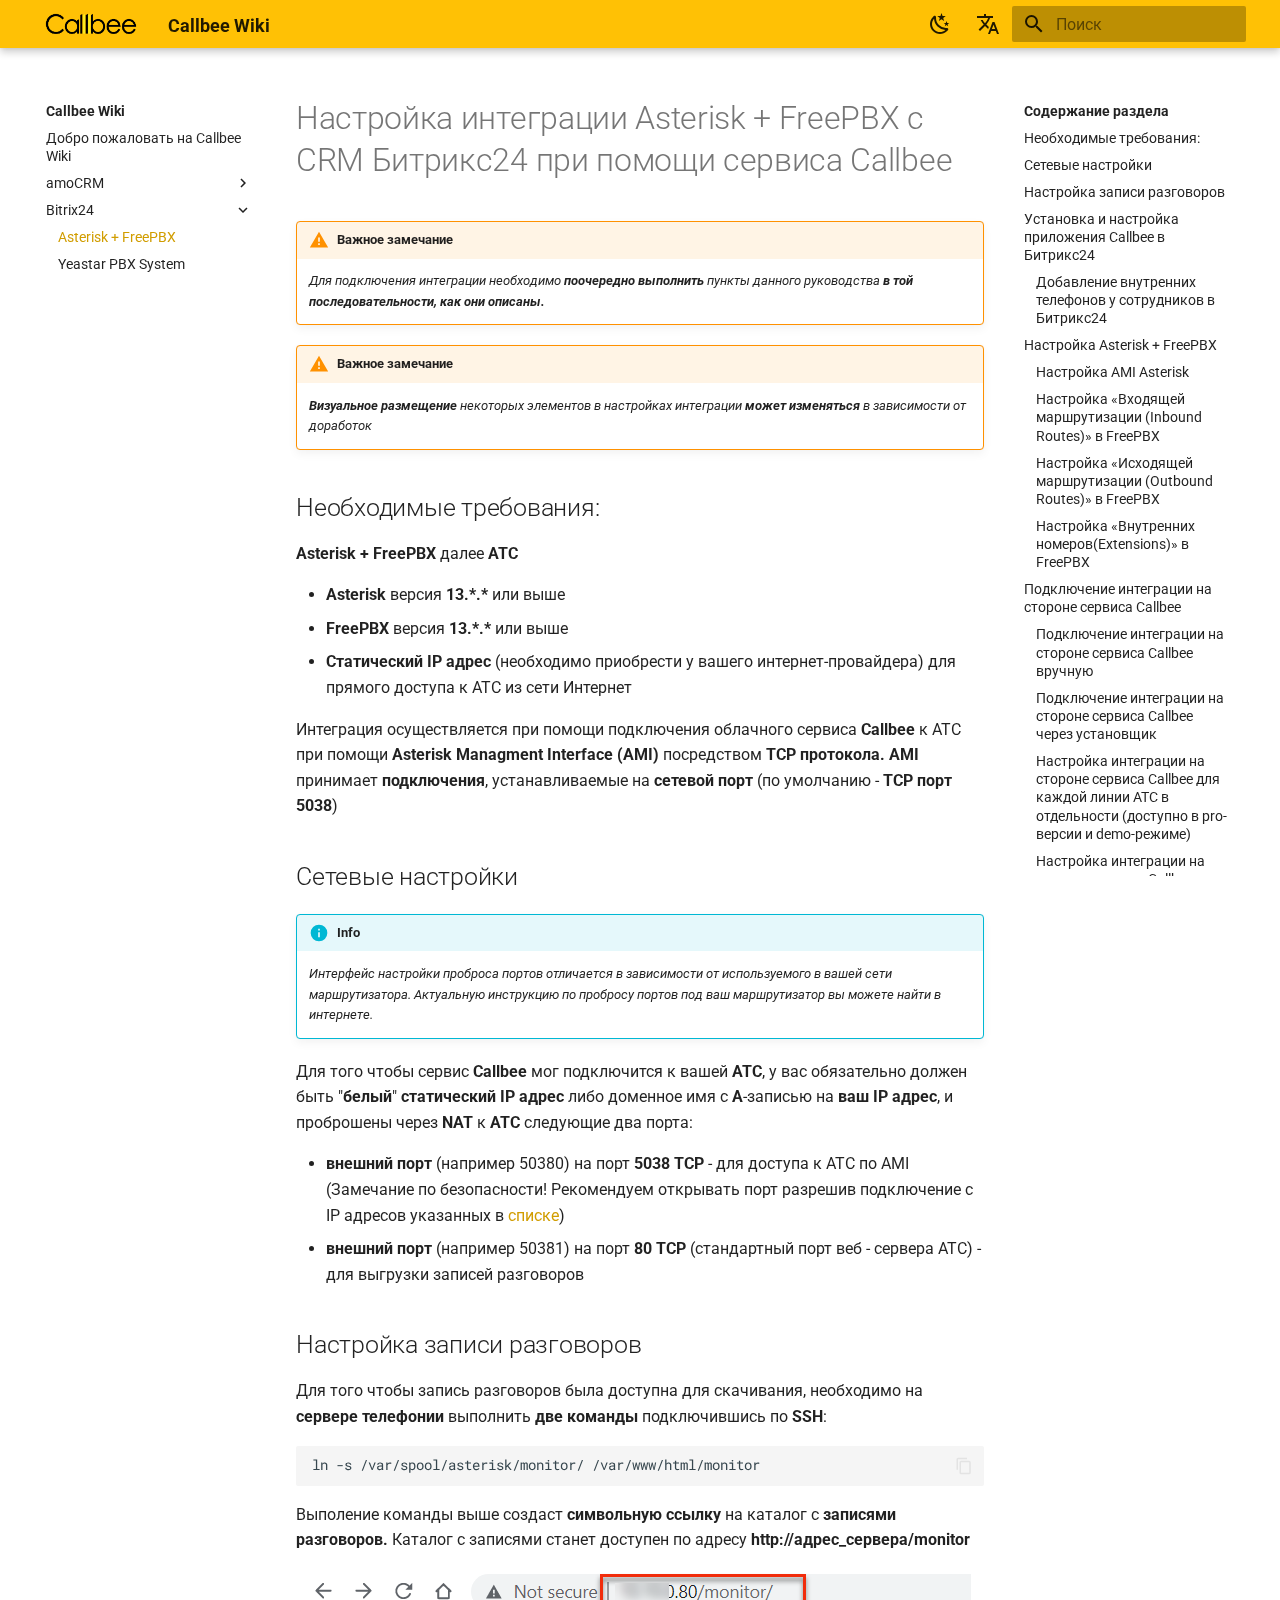
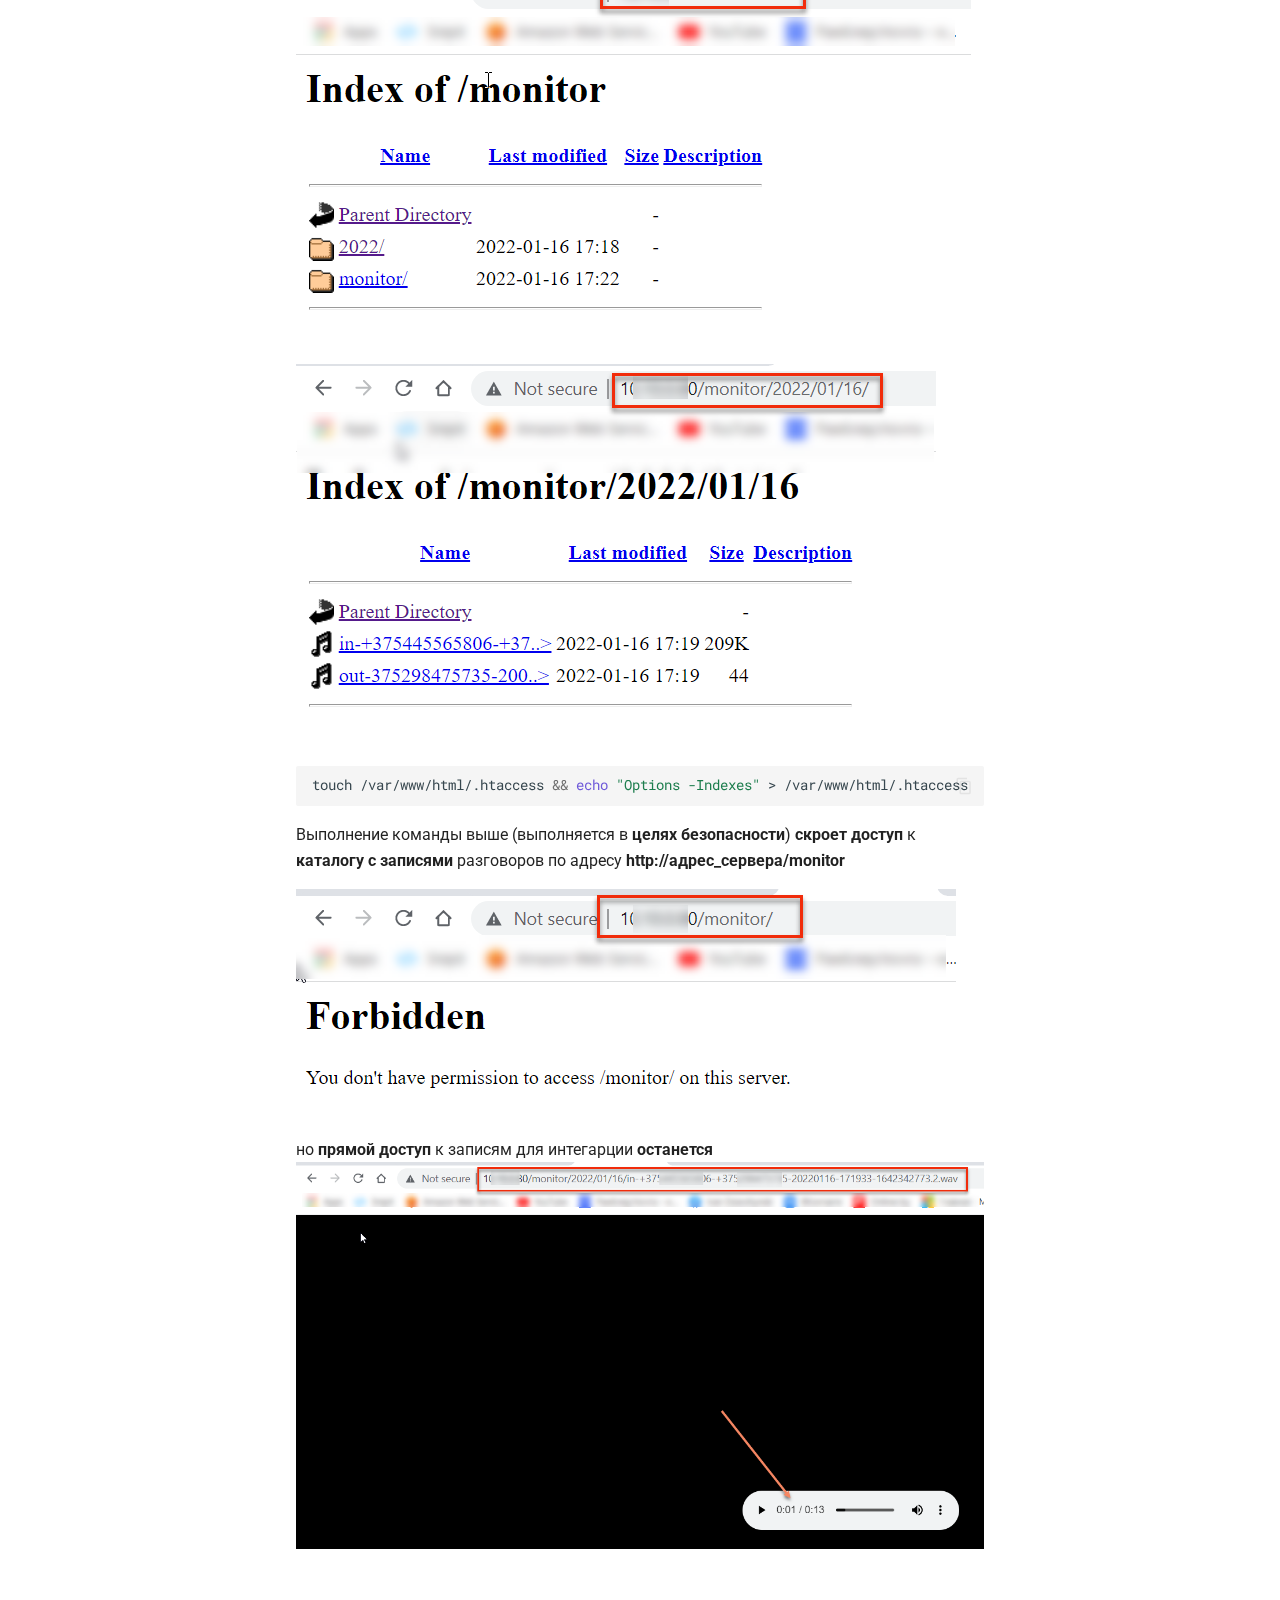
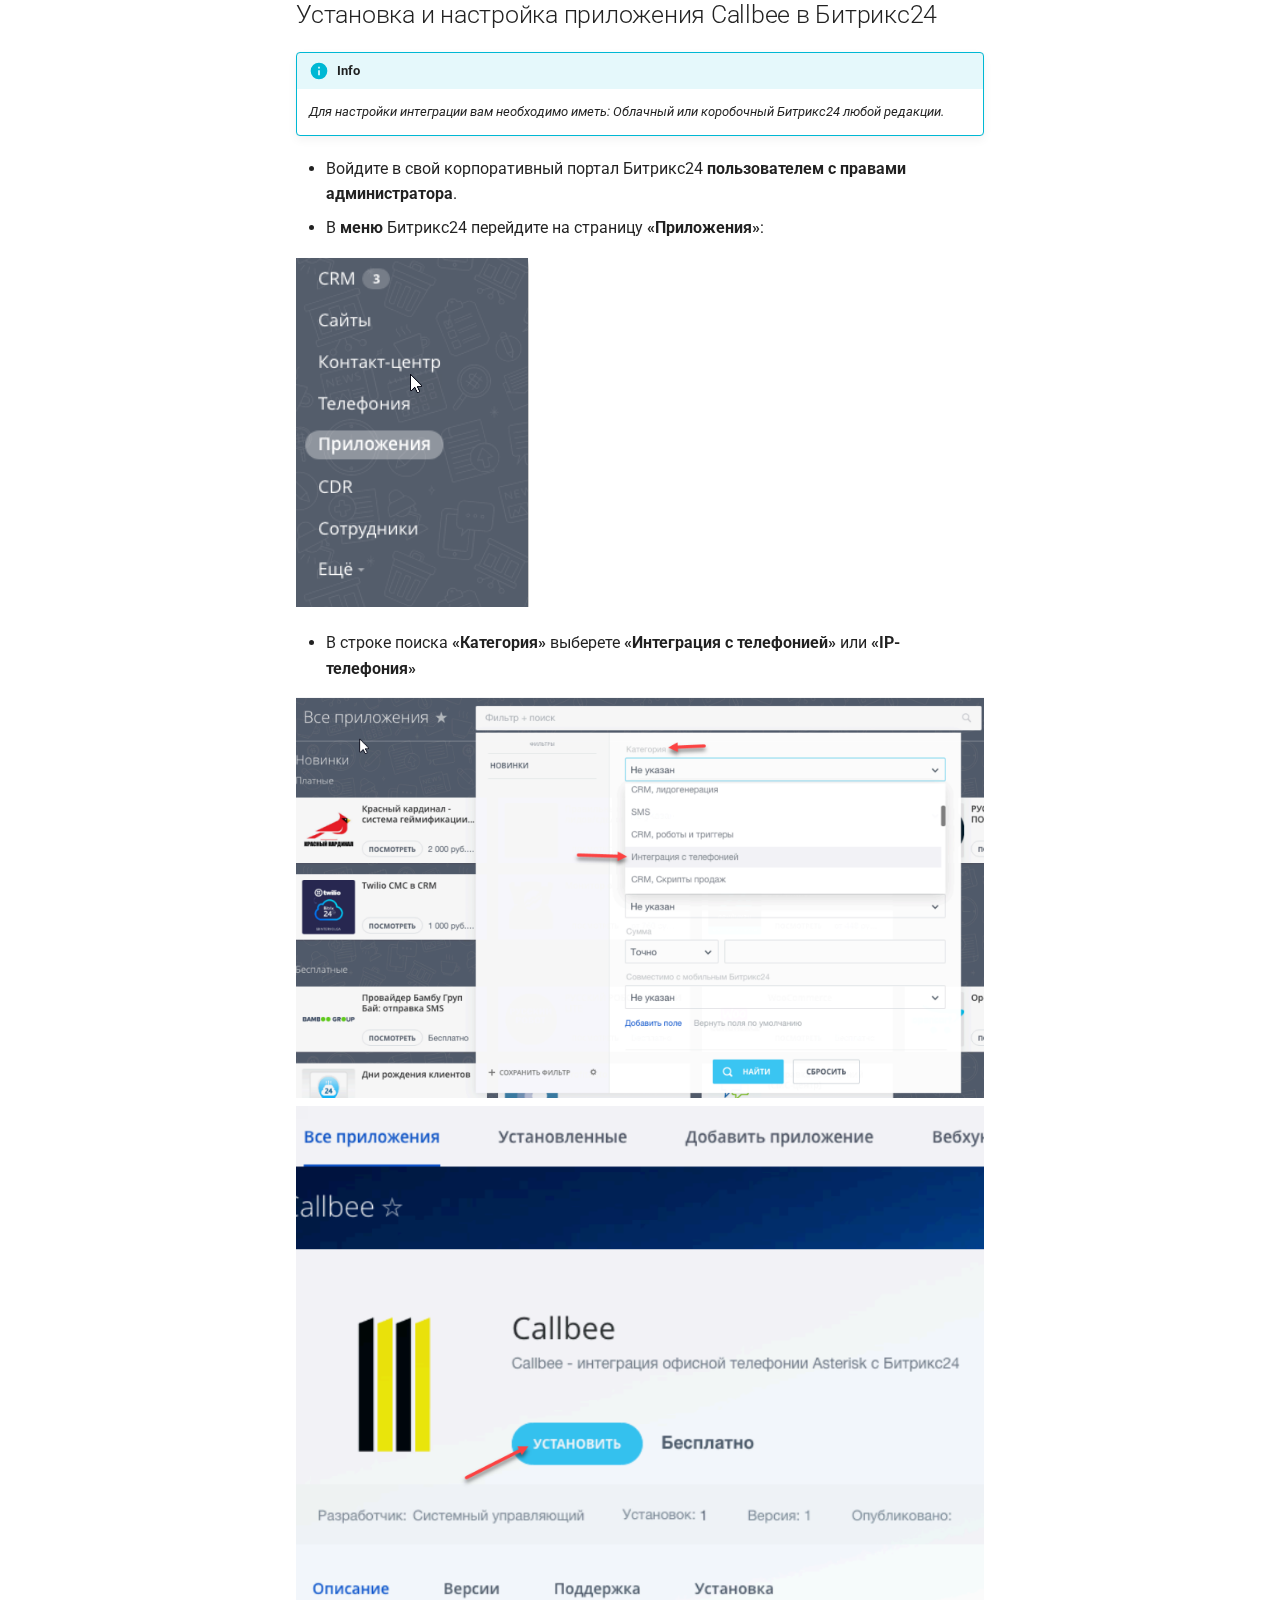
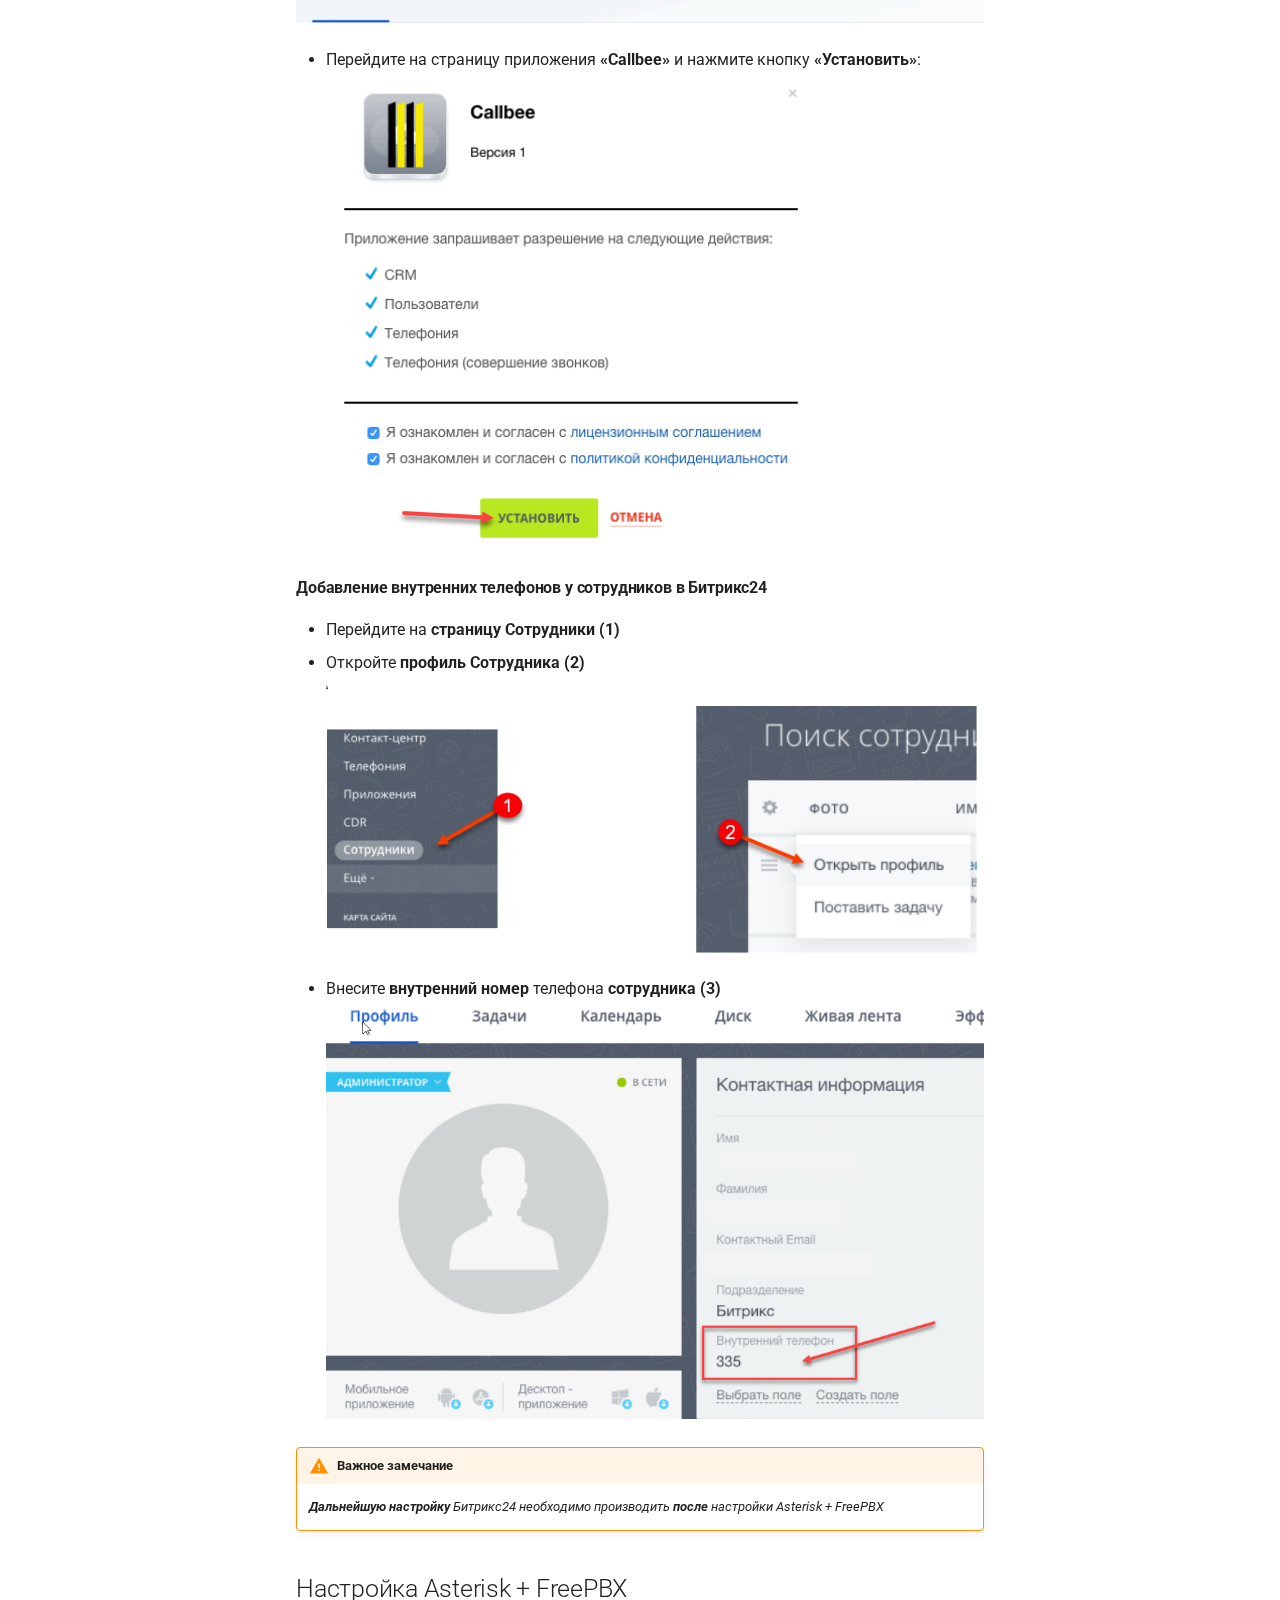
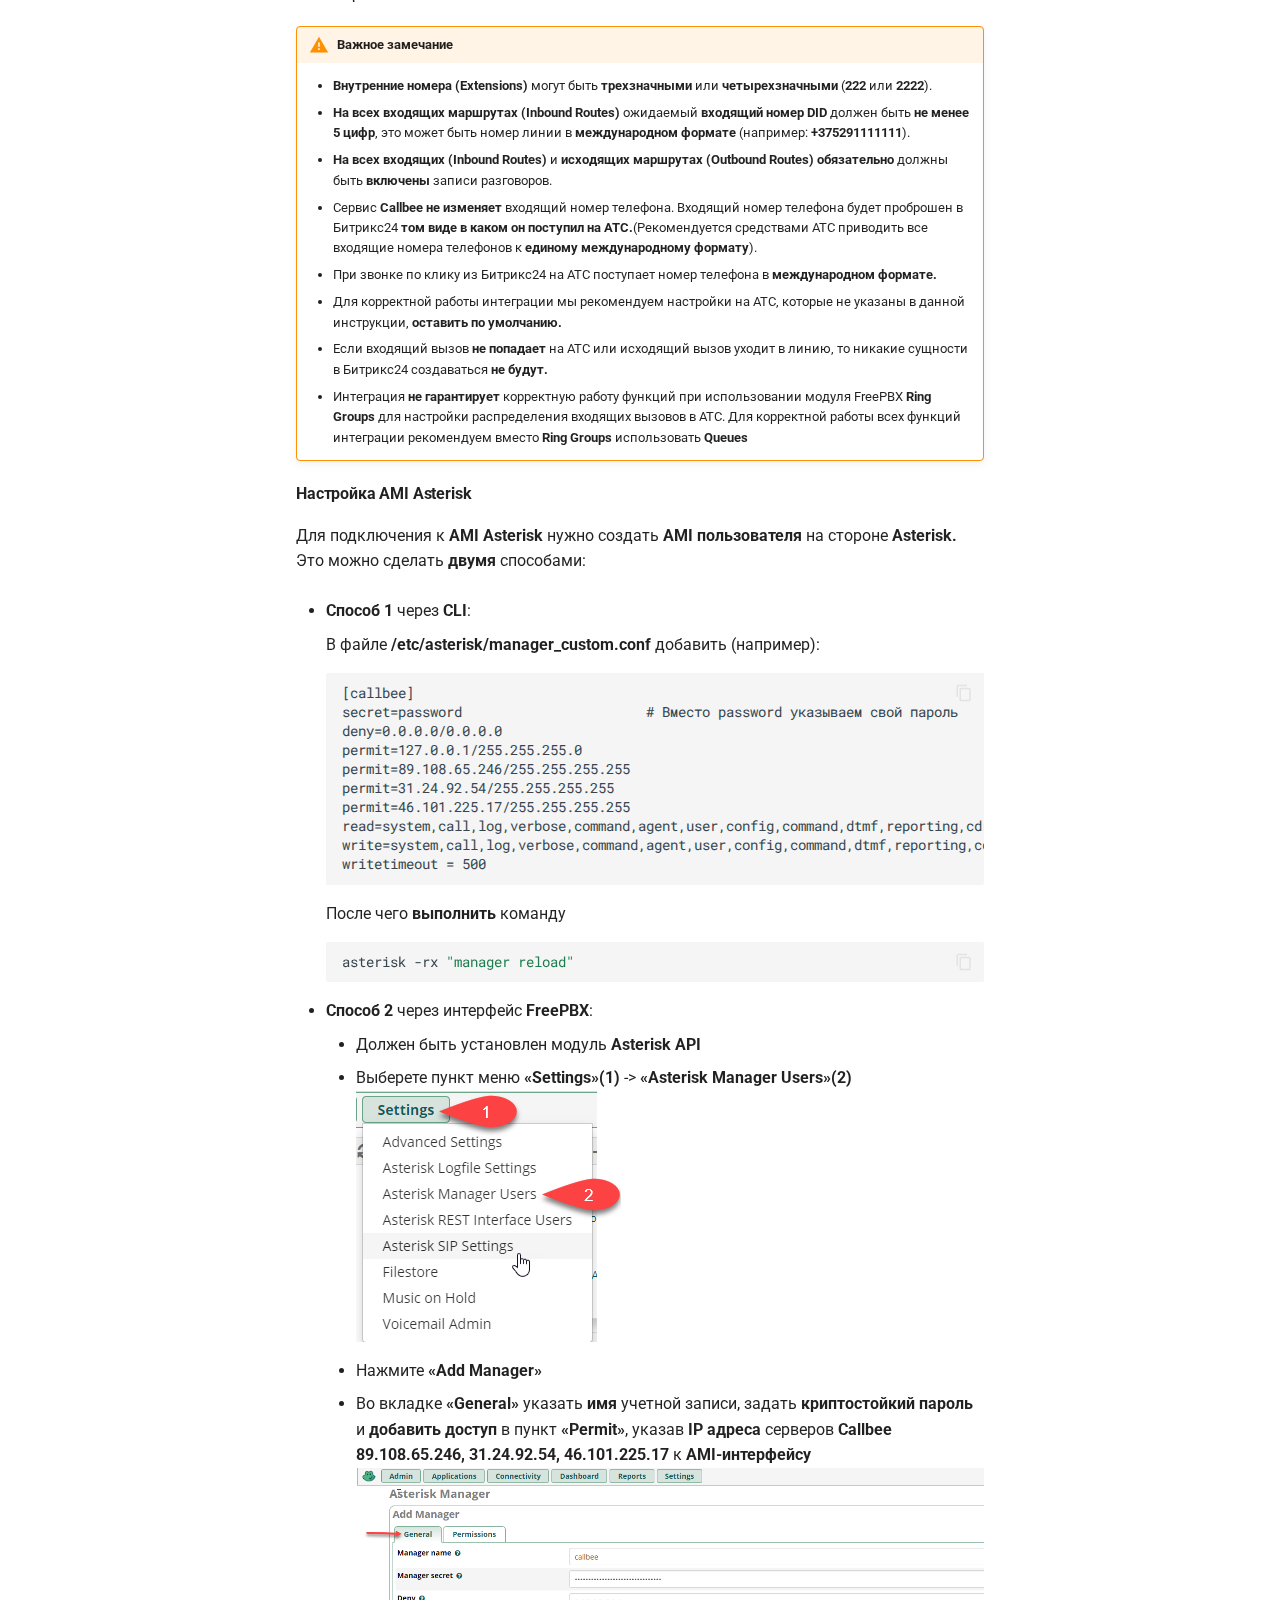
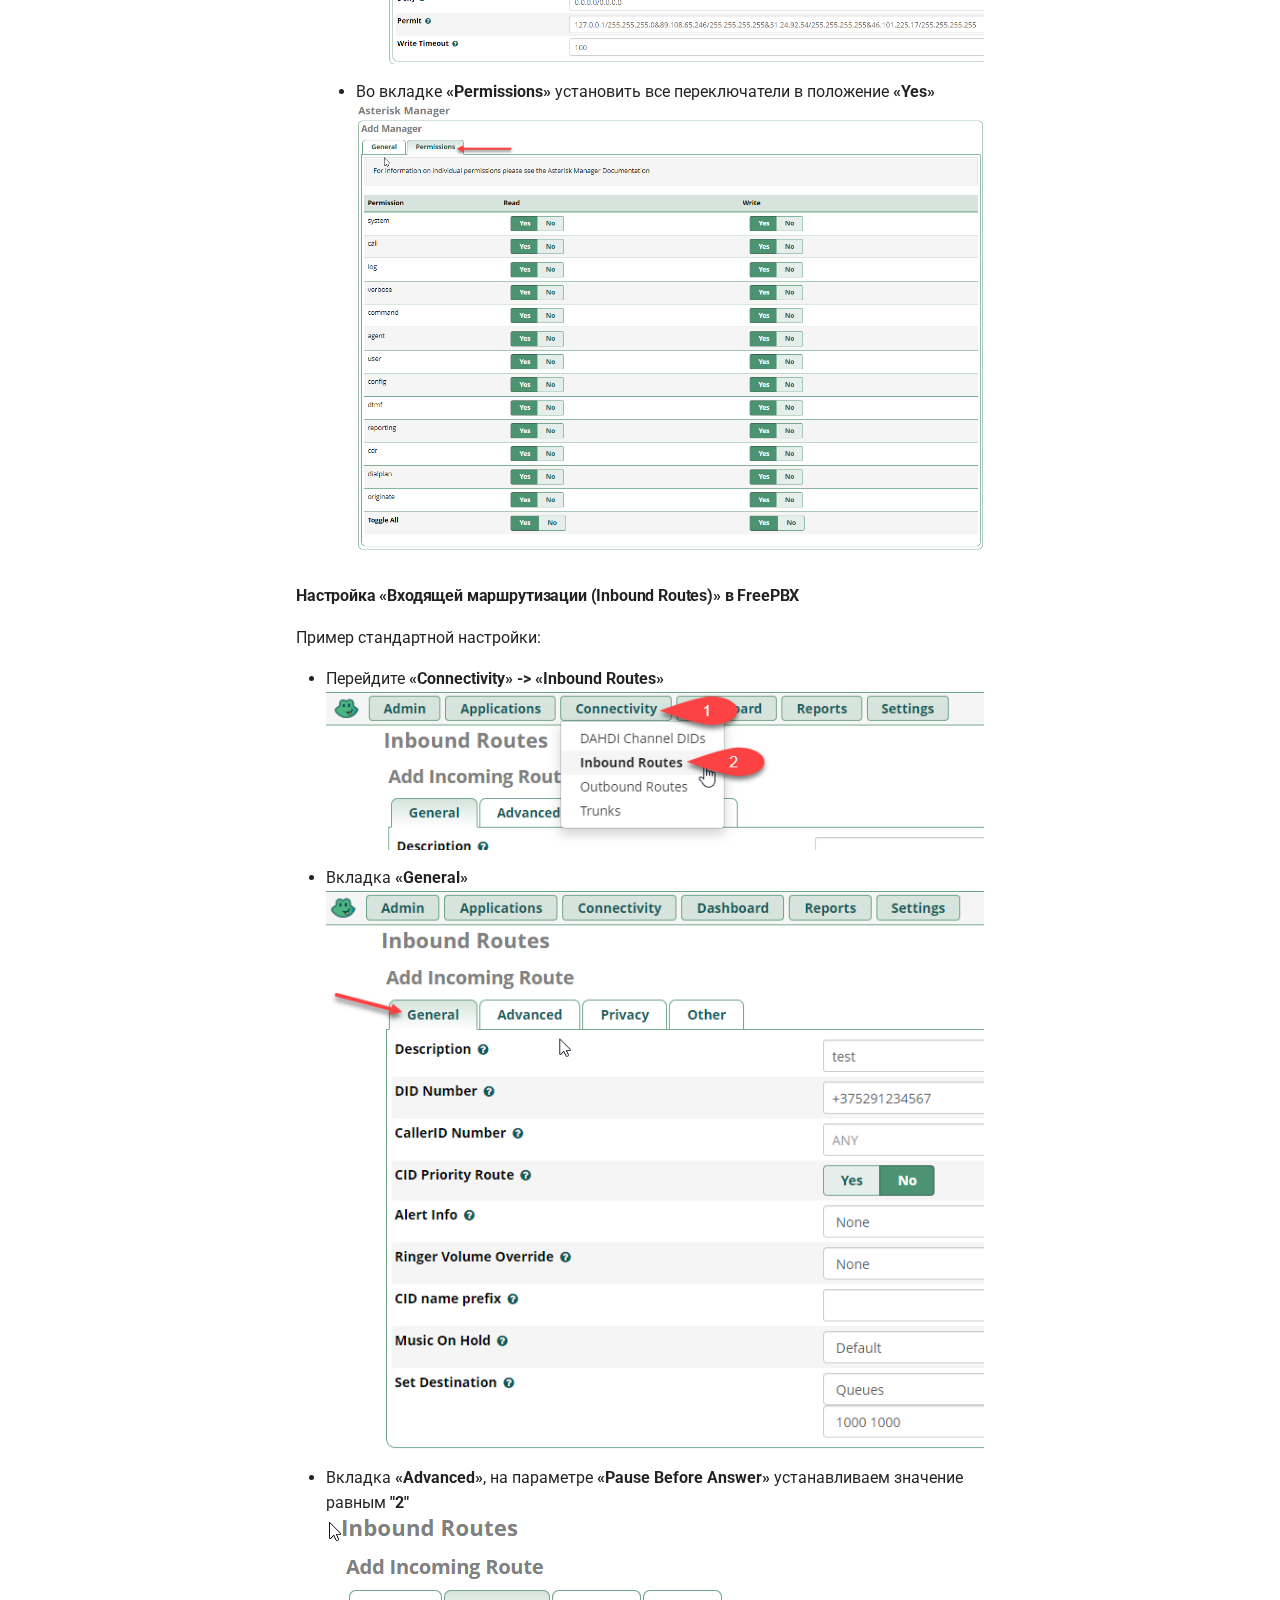
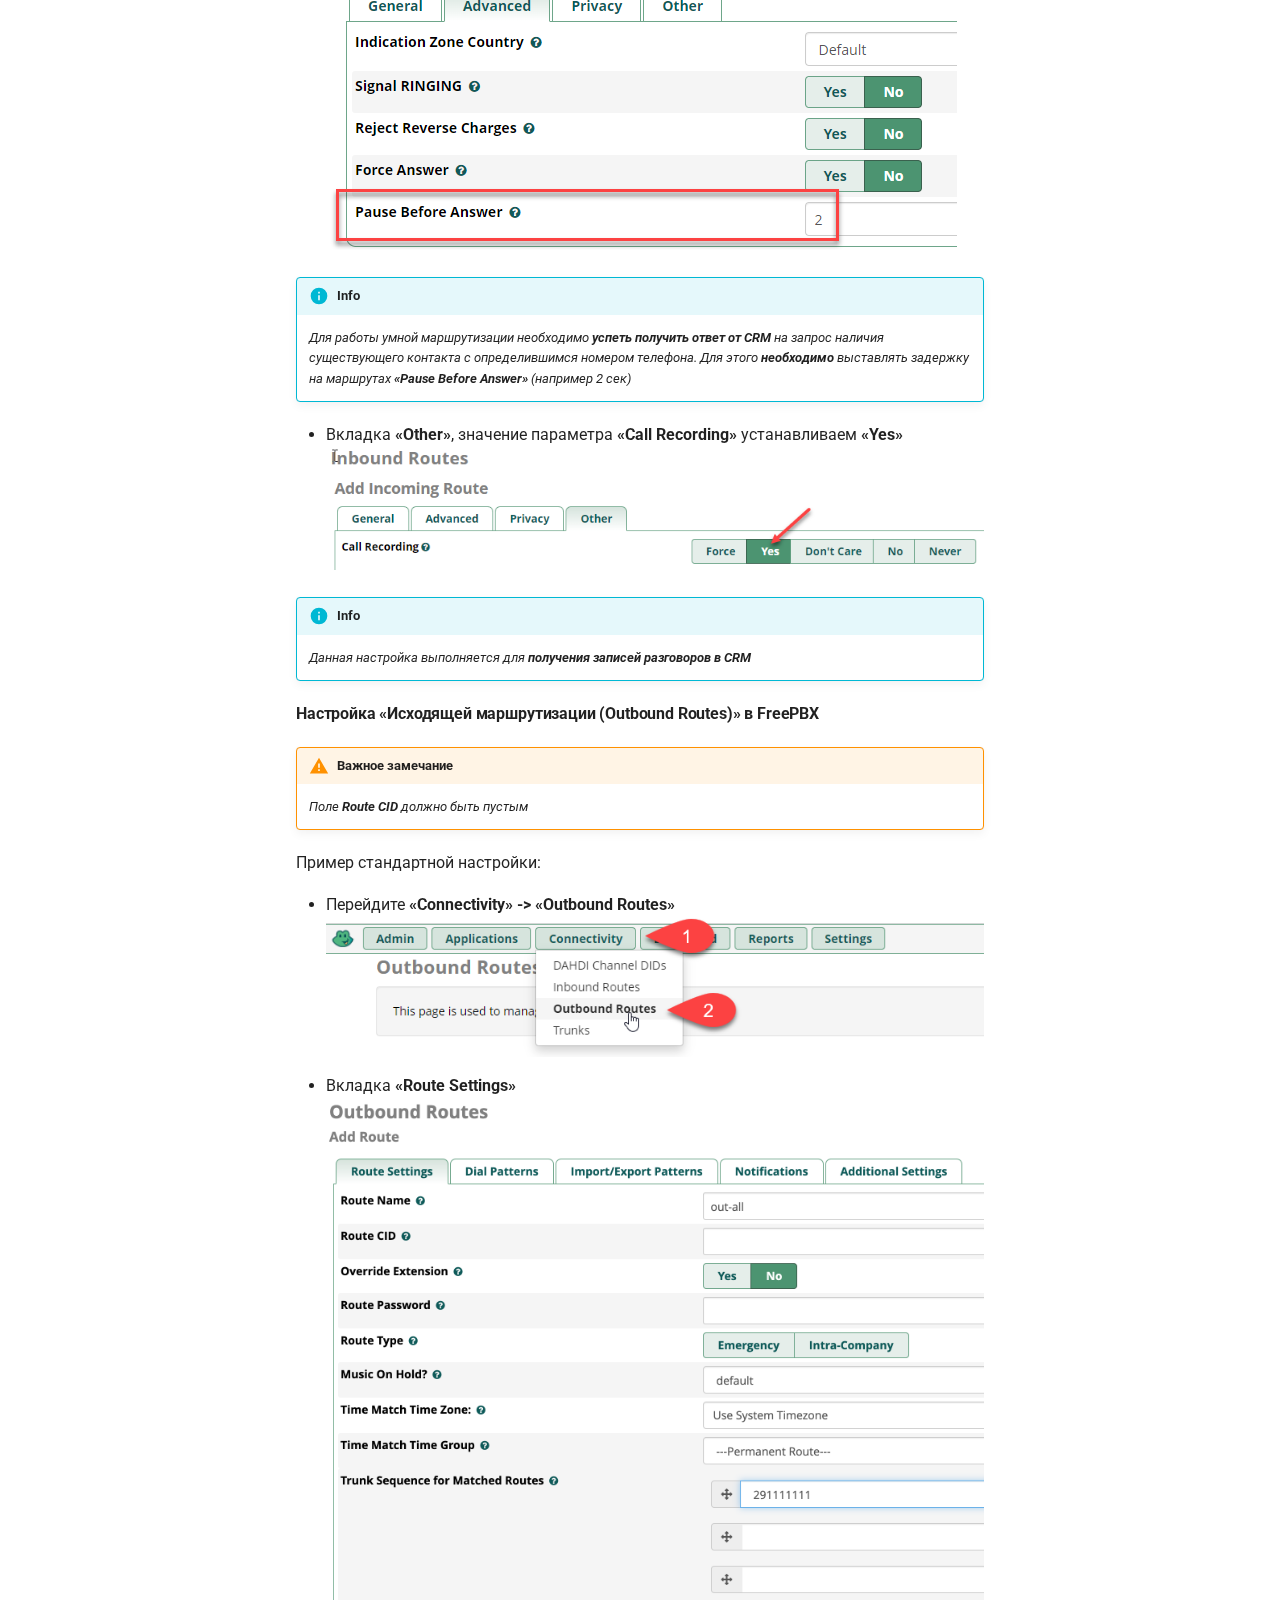
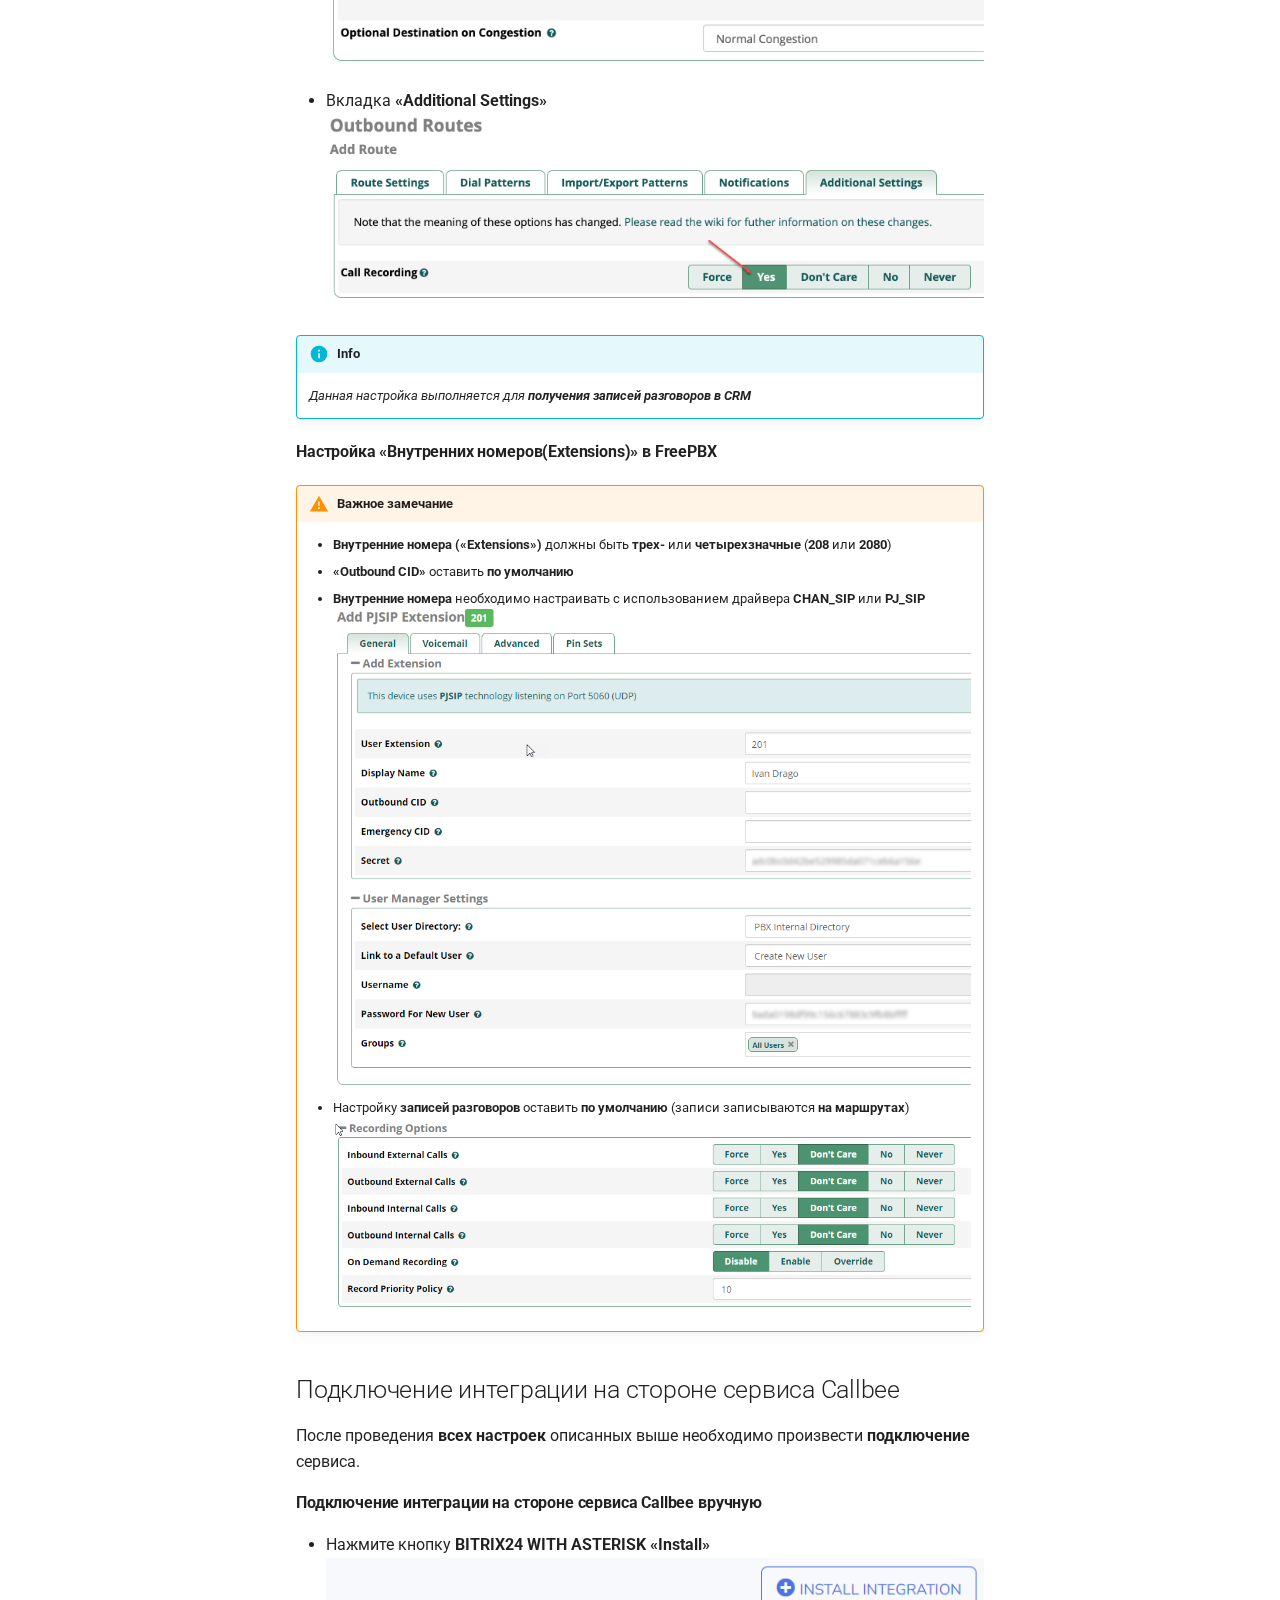
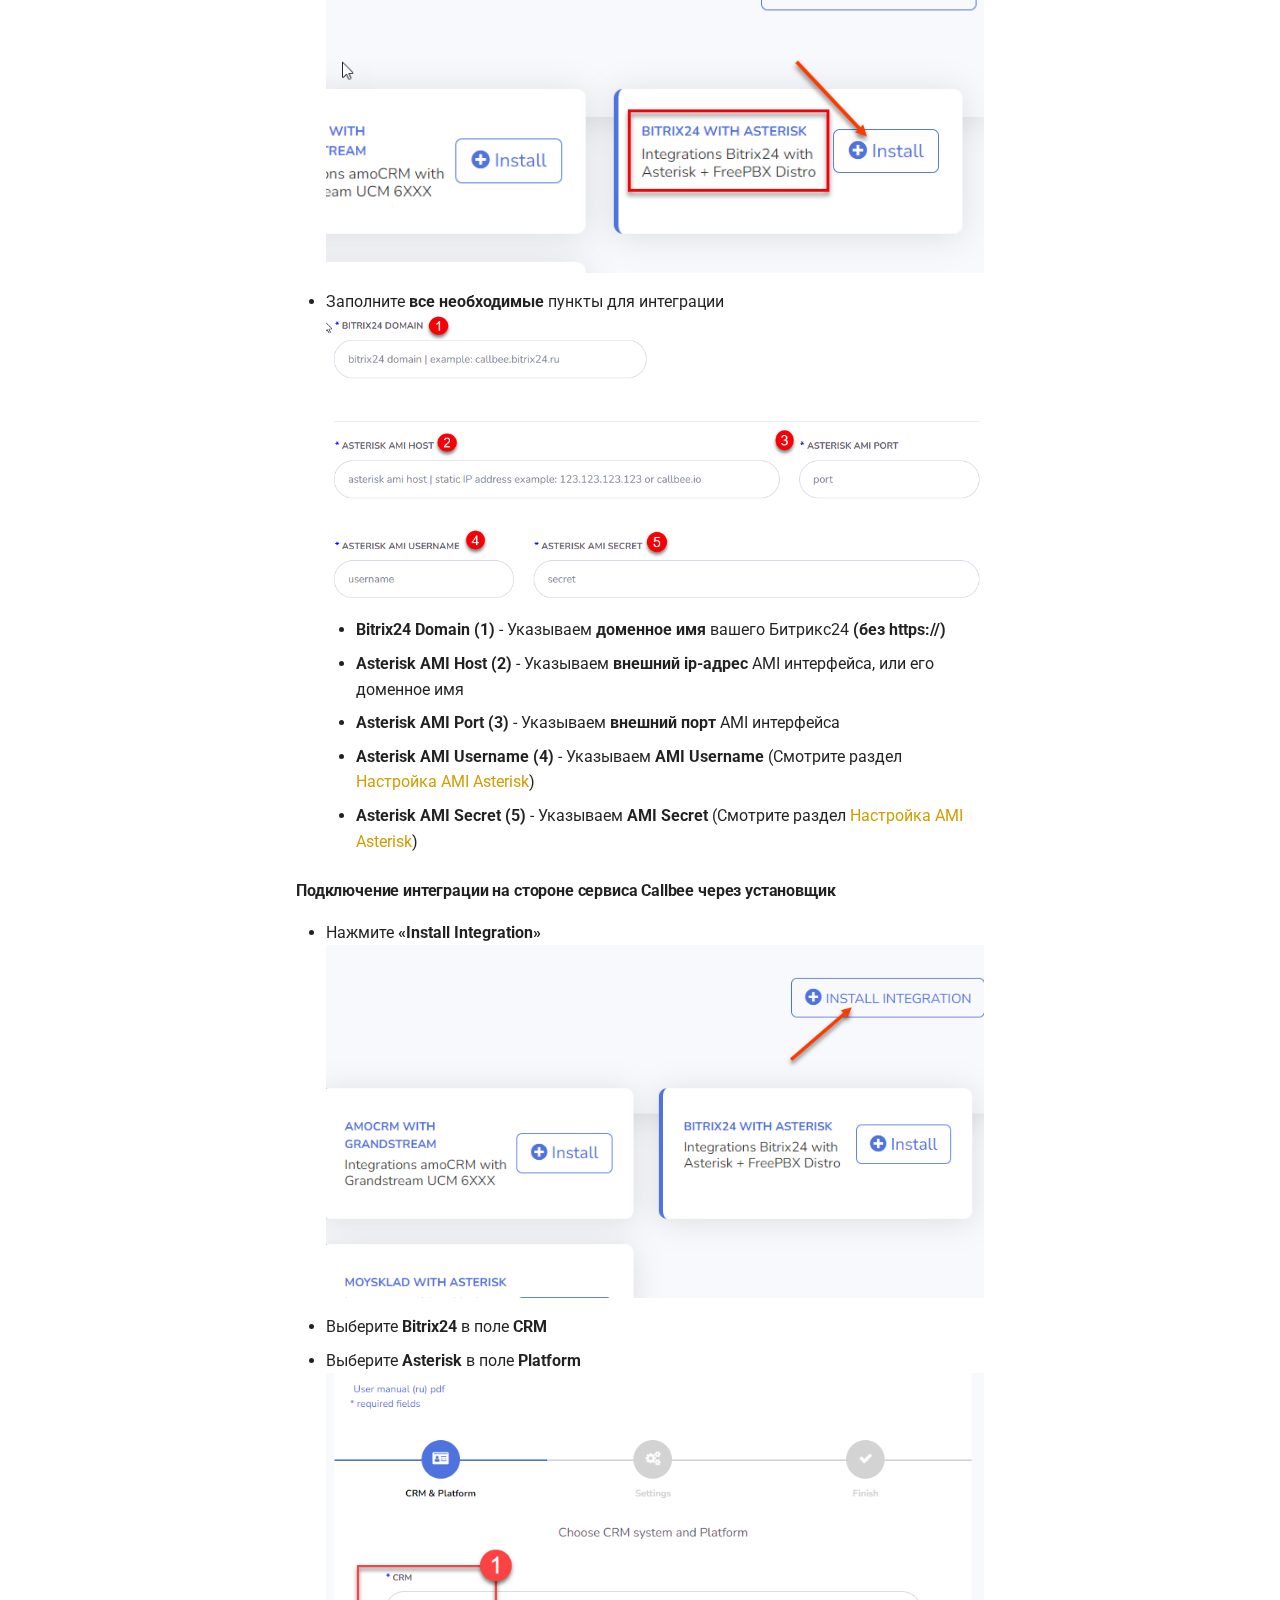
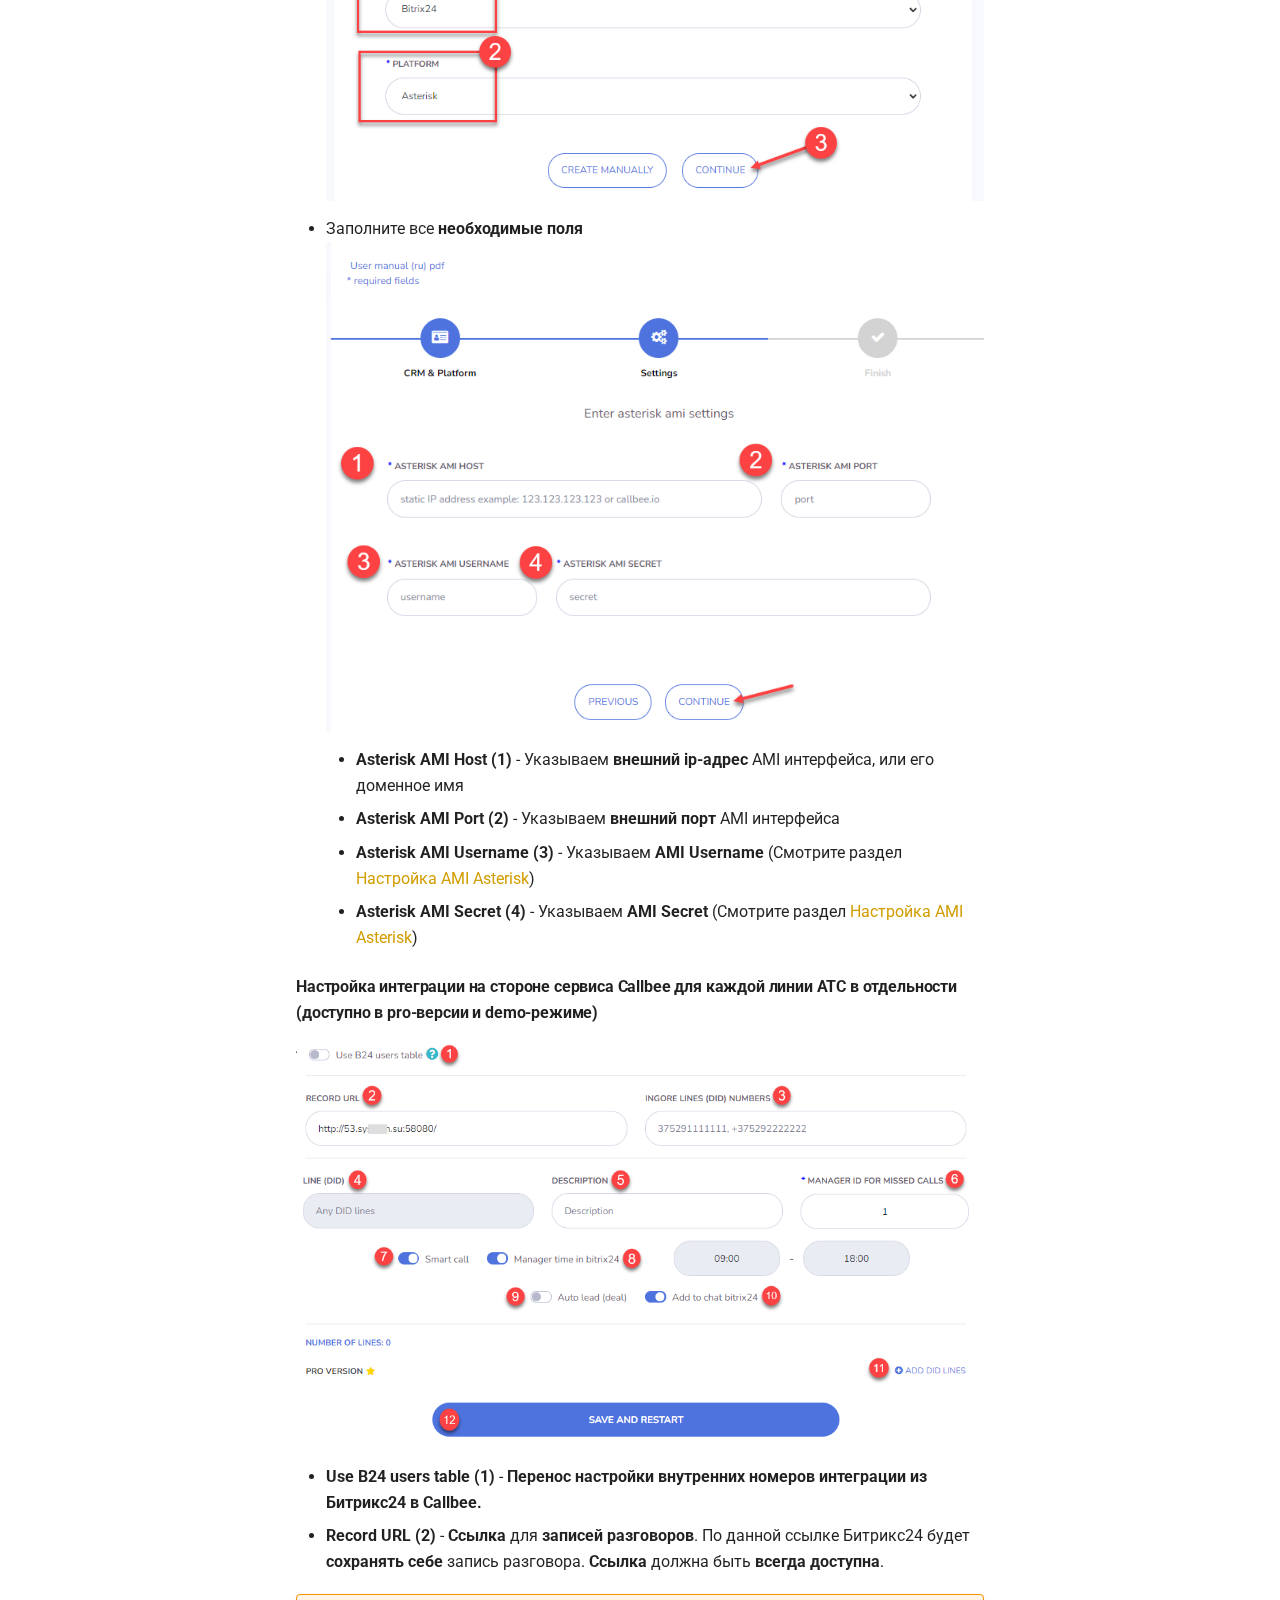
<file: Bitrix24/asterisk/index.html>
<!doctype html>
<html lang="ru" class="no-js">
  <head>
    
      <meta charset="utf-8">
      <meta name="viewport" content="width=device-width,initial-scale=1">
      
        <meta name="description" content="Callbee Wiki">
      
      
      
        <link rel="canonical" href="https://callbee.io/Bitrix24/asterisk/">
      
      <link rel="icon" href="../../img/favicon.png">
      <meta name="generator" content="mkdocs-1.4.2, mkdocs-material-8.5.10">
    
    
      
        <title>Asterisk + FreePBX - Callbee Wiki</title>
      
    
    
      <link rel="stylesheet" href="../../assets/stylesheets/main.975780f9.min.css">
      
        
        <link rel="stylesheet" href="../../assets/stylesheets/palette.2505c338.min.css">
        
      
      

    
    
    
      
        
        
        <link rel="preconnect" href="https://fonts.gstatic.com" crossorigin>
        <link rel="stylesheet" href="https://fonts.googleapis.com/css?family=Roboto:300,300i,400,400i,700,700i%7CRoboto+Mono:400,400i,700,700i&display=fallback">
        <style>:root{--md-text-font:"Roboto";--md-code-font:"Roboto Mono"}</style>
      
    
    
      <link rel="stylesheet" href="../../stylesheets/extra.css">
    
    <script>__md_scope=new URL("../..",location),__md_hash=e=>[...e].reduce((e,_)=>(e<<5)-e+_.charCodeAt(0),0),__md_get=(e,_=localStorage,t=__md_scope)=>JSON.parse(_.getItem(t.pathname+"."+e)),__md_set=(e,_,t=localStorage,a=__md_scope)=>{try{t.setItem(a.pathname+"."+e,JSON.stringify(_))}catch(e){}}</script>
    
      

    
    
    
  </head>
  
  
    
    
      
    
    
    
    
    <body dir="ltr" data-md-color-scheme="default" data-md-color-primary="amber" data-md-color-accent="amber">
  
    
    
      <script>var palette=__md_get("__palette");if(palette&&"object"==typeof palette.color)for(var key of Object.keys(palette.color))document.body.setAttribute("data-md-color-"+key,palette.color[key])</script>
    
    <input class="md-toggle" data-md-toggle="drawer" type="checkbox" id="__drawer" autocomplete="off">
    <input class="md-toggle" data-md-toggle="search" type="checkbox" id="__search" autocomplete="off">
    <label class="md-overlay" for="__drawer"></label>
    <div data-md-component="skip">
      
        
        <a href="#asterisk-freepbx-c-crm-24-callbee" class="md-skip">
          Перейти к содержанию
        </a>
      
    </div>
    <div data-md-component="announce">
      
    </div>
    
    
      

<header class="md-header" data-md-component="header">
  <nav class="md-header__inner md-grid" aria-label="Верхний колонтитул">
    <a href="../.." title="Callbee Wiki" class="md-header__button md-logo" aria-label="Callbee Wiki" data-md-component="logo">
      
  <img src="../../img/logo.png" alt="logo">

    </a>
    <label class="md-header__button md-icon" for="__drawer">
      <svg xmlns="http://www.w3.org/2000/svg" viewBox="0 0 24 24"><path d="M3 6h18v2H3V6m0 5h18v2H3v-2m0 5h18v2H3v-2Z"/></svg>
    </label>
    <div class="md-header__title" data-md-component="header-title">
      <div class="md-header__ellipsis">
        <div class="md-header__topic">
          <span class="md-ellipsis">
            Callbee Wiki
          </span>
        </div>
        <div class="md-header__topic" data-md-component="header-topic">
          <span class="md-ellipsis">
            
              Asterisk + FreePBX
            
          </span>
        </div>
      </div>
    </div>
    
      <form class="md-header__option" data-md-component="palette">
        
          
          
          
          <input class="md-option" data-md-color-media="" data-md-color-scheme="default" data-md-color-primary="amber" data-md-color-accent="amber"  aria-label="Switch to dark mode"  type="radio" name="__palette" id="__palette_1">
          
            <label class="md-header__button md-icon" title="Switch to dark mode" for="__palette_2" hidden>
              <svg xmlns="http://www.w3.org/2000/svg" viewBox="0 0 24 24"><path d="m17.75 4.09-2.53 1.94.91 3.06-2.63-1.81-2.63 1.81.91-3.06-2.53-1.94L12.44 4l1.06-3 1.06 3 3.19.09m3.5 6.91-1.64 1.25.59 1.98-1.7-1.17-1.7 1.17.59-1.98L15.75 11l2.06-.05L18.5 9l.69 1.95 2.06.05m-2.28 4.95c.83-.08 1.72 1.1 1.19 1.85-.32.45-.66.87-1.08 1.27C15.17 23 8.84 23 4.94 19.07c-3.91-3.9-3.91-10.24 0-14.14.4-.4.82-.76 1.27-1.08.75-.53 1.93.36 1.85 1.19-.27 2.86.69 5.83 2.89 8.02a9.96 9.96 0 0 0 8.02 2.89m-1.64 2.02a12.08 12.08 0 0 1-7.8-3.47c-2.17-2.19-3.33-5-3.49-7.82-2.81 3.14-2.7 7.96.31 10.98 3.02 3.01 7.84 3.12 10.98.31Z"/></svg>
            </label>
          
        
          
          
          
          <input class="md-option" data-md-color-media="" data-md-color-scheme="slate" data-md-color-primary="deep-orange" data-md-color-accent="deep-orange"  aria-label="Switch to light mode"  type="radio" name="__palette" id="__palette_2">
          
            <label class="md-header__button md-icon" title="Switch to light mode" for="__palette_1" hidden>
              <svg xmlns="http://www.w3.org/2000/svg" viewBox="0 0 24 24"><path d="M12 7a5 5 0 0 1 5 5 5 5 0 0 1-5 5 5 5 0 0 1-5-5 5 5 0 0 1 5-5m0 2a3 3 0 0 0-3 3 3 3 0 0 0 3 3 3 3 0 0 0 3-3 3 3 0 0 0-3-3m0-7 2.39 3.42C13.65 5.15 12.84 5 12 5c-.84 0-1.65.15-2.39.42L12 2M3.34 7l4.16-.35A7.2 7.2 0 0 0 5.94 8.5c-.44.74-.69 1.5-.83 2.29L3.34 7m.02 10 1.76-3.77a7.131 7.131 0 0 0 2.38 4.14L3.36 17M20.65 7l-1.77 3.79a7.023 7.023 0 0 0-2.38-4.15l4.15.36m-.01 10-4.14.36c.59-.51 1.12-1.14 1.54-1.86.42-.73.69-1.5.83-2.29L20.64 17M12 22l-2.41-3.44c.74.27 1.55.44 2.41.44.82 0 1.63-.17 2.37-.44L12 22Z"/></svg>
            </label>
          
        
      </form>
    
    
      <div class="md-header__option">
        <div class="md-select">
          
          <button class="md-header__button md-icon" aria-label="Выберите язык">
            <svg xmlns="http://www.w3.org/2000/svg" viewBox="0 0 24 24"><path d="m12.87 15.07-2.54-2.51.03-.03A17.52 17.52 0 0 0 14.07 6H17V4h-7V2H8v2H1v2h11.17C11.5 7.92 10.44 9.75 9 11.35 8.07 10.32 7.3 9.19 6.69 8h-2c.73 1.63 1.73 3.17 2.98 4.56l-5.09 5.02L4 19l5-5 3.11 3.11.76-2.04M18.5 10h-2L12 22h2l1.12-3h4.75L21 22h2l-4.5-12m-2.62 7 1.62-4.33L19.12 17h-3.24Z"/></svg>
          </button>
          <div class="md-select__inner">
            <ul class="md-select__list">
              
                <li class="md-select__item">
                  <a href="../../ru/" hreflang="ru" class="md-select__link">
                    Russian
                  </a>
                </li>
              
                <li class="md-select__item">
                  <a href="../../en/" hreflang="en" class="md-select__link">
                    English
                  </a>
                </li>
              
            </ul>
          </div>
        </div>
      </div>
    
    
      <label class="md-header__button md-icon" for="__search">
        <svg xmlns="http://www.w3.org/2000/svg" viewBox="0 0 24 24"><path d="M9.5 3A6.5 6.5 0 0 1 16 9.5c0 1.61-.59 3.09-1.56 4.23l.27.27h.79l5 5-1.5 1.5-5-5v-.79l-.27-.27A6.516 6.516 0 0 1 9.5 16 6.5 6.5 0 0 1 3 9.5 6.5 6.5 0 0 1 9.5 3m0 2C7 5 5 7 5 9.5S7 14 9.5 14 14 12 14 9.5 12 5 9.5 5Z"/></svg>
      </label>
      <div class="md-search" data-md-component="search" role="dialog">
  <label class="md-search__overlay" for="__search"></label>
  <div class="md-search__inner" role="search">
    <form class="md-search__form" name="search">
      <input type="text" class="md-search__input" name="query" aria-label="Поиск" placeholder="Поиск" autocapitalize="off" autocorrect="off" autocomplete="off" spellcheck="false" data-md-component="search-query" required>
      <label class="md-search__icon md-icon" for="__search">
        <svg xmlns="http://www.w3.org/2000/svg" viewBox="0 0 24 24"><path d="M9.5 3A6.5 6.5 0 0 1 16 9.5c0 1.61-.59 3.09-1.56 4.23l.27.27h.79l5 5-1.5 1.5-5-5v-.79l-.27-.27A6.516 6.516 0 0 1 9.5 16 6.5 6.5 0 0 1 3 9.5 6.5 6.5 0 0 1 9.5 3m0 2C7 5 5 7 5 9.5S7 14 9.5 14 14 12 14 9.5 12 5 9.5 5Z"/></svg>
        <svg xmlns="http://www.w3.org/2000/svg" viewBox="0 0 24 24"><path d="M20 11v2H8l5.5 5.5-1.42 1.42L4.16 12l7.92-7.92L13.5 5.5 8 11h12Z"/></svg>
      </label>
      <nav class="md-search__options" aria-label="Поиск">
        
        <button type="reset" class="md-search__icon md-icon" title="Очистить" aria-label="Очистить" tabindex="-1">
          <svg xmlns="http://www.w3.org/2000/svg" viewBox="0 0 24 24"><path d="M19 6.41 17.59 5 12 10.59 6.41 5 5 6.41 10.59 12 5 17.59 6.41 19 12 13.41 17.59 19 19 17.59 13.41 12 19 6.41Z"/></svg>
        </button>
      </nav>
      
    </form>
    <div class="md-search__output">
      <div class="md-search__scrollwrap" data-md-scrollfix>
        <div class="md-search-result" data-md-component="search-result">
          <div class="md-search-result__meta">
            Инициализация поиска
          </div>
          <ol class="md-search-result__list"></ol>
        </div>
      </div>
    </div>
  </div>
</div>
    
    
  </nav>
  
</header>
    
    <div class="md-container" data-md-component="container">
      
      
        
          
        
      
      <main class="md-main" data-md-component="main">
        <div class="md-main__inner md-grid">
          
            
              
              <div class="md-sidebar md-sidebar--primary" data-md-component="sidebar" data-md-type="navigation" >
                <div class="md-sidebar__scrollwrap">
                  <div class="md-sidebar__inner">
                    


<nav class="md-nav md-nav--primary" aria-label="Навигация" data-md-level="0">
  <label class="md-nav__title" for="__drawer">
    <a href="../.." title="Callbee Wiki" class="md-nav__button md-logo" aria-label="Callbee Wiki" data-md-component="logo">
      
  <img src="../../img/logo.png" alt="logo">

    </a>
    Callbee Wiki
  </label>
  
  <ul class="md-nav__list" data-md-scrollfix>
    
      
      
      

  
  
  
    <li class="md-nav__item">
      <a href="../.." class="md-nav__link">
        Добро пожаловать на Callbee Wiki
      </a>
    </li>
  

    
      
      
      

  
  
  
    
    <li class="md-nav__item md-nav__item--nested">
      
      
        <input class="md-nav__toggle md-toggle" data-md-toggle="__nav_2" type="checkbox" id="__nav_2" >
      
      
      
      
        <label class="md-nav__link" for="__nav_2">
          amoCRM
          <span class="md-nav__icon md-icon"></span>
        </label>
      
      <nav class="md-nav" aria-label="amoCRM" data-md-level="1">
        <label class="md-nav__title" for="__nav_2">
          <span class="md-nav__icon md-icon"></span>
          amoCRM
        </label>
        <ul class="md-nav__list" data-md-scrollfix>
          
            
              
  
  
  
    <li class="md-nav__item">
      <a href="../../amoCRM/asterisk/" class="md-nav__link">
        Asterisk + FreePBX
      </a>
    </li>
  

            
          
            
              
  
  
  
    <li class="md-nav__item">
      <a href="../../amoCRM/yeastar/" class="md-nav__link">
        Yeastar PBX System
      </a>
    </li>
  

            
          
        </ul>
      </nav>
    </li>
  

    
      
      
      

  
  
    
  
  
    
    <li class="md-nav__item md-nav__item--active md-nav__item--nested">
      
      
        <input class="md-nav__toggle md-toggle" data-md-toggle="__nav_3" type="checkbox" id="__nav_3" checked>
      
      
      
      
        <label class="md-nav__link" for="__nav_3">
          Bitrix24
          <span class="md-nav__icon md-icon"></span>
        </label>
      
      <nav class="md-nav" aria-label="Bitrix24" data-md-level="1">
        <label class="md-nav__title" for="__nav_3">
          <span class="md-nav__icon md-icon"></span>
          Bitrix24
        </label>
        <ul class="md-nav__list" data-md-scrollfix>
          
            
              
  
  
    
  
  
    <li class="md-nav__item md-nav__item--active">
      
      <input class="md-nav__toggle md-toggle" data-md-toggle="toc" type="checkbox" id="__toc">
      
      
        
      
      
        <label class="md-nav__link md-nav__link--active" for="__toc">
          Asterisk + FreePBX
          <span class="md-nav__icon md-icon"></span>
        </label>
      
      <a href="./" class="md-nav__link md-nav__link--active">
        Asterisk + FreePBX
      </a>
      
        

<nav class="md-nav md-nav--secondary" aria-label="Содержание раздела">
  
  
  
    
  
  
    <label class="md-nav__title" for="__toc">
      <span class="md-nav__icon md-icon"></span>
      Содержание раздела
    </label>
    <ul class="md-nav__list" data-md-component="toc" data-md-scrollfix>
      
        <li class="md-nav__item">
  <a href="#_1" class="md-nav__link">
    Необходимые требования:
  </a>
  
</li>
      
        <li class="md-nav__item">
  <a href="#_2" class="md-nav__link">
    Сетевые настройки
  </a>
  
</li>
      
        <li class="md-nav__item">
  <a href="#_3" class="md-nav__link">
    Настройка записи разговоров
  </a>
  
</li>
      
        <li class="md-nav__item">
  <a href="#callbee-24" class="md-nav__link">
    Установка и настройка приложения Callbee в Битрикс24
  </a>
  
    <nav class="md-nav" aria-label="Установка и настройка приложения Callbee в Битрикс24">
      <ul class="md-nav__list">
        
          <li class="md-nav__item">
  <a href="#24" class="md-nav__link">
    Добавление внутренних телефонов у сотрудников в Битрикс24
  </a>
  
</li>
        
      </ul>
    </nav>
  
</li>
      
        <li class="md-nav__item">
  <a href="#asterisk-freepbx" class="md-nav__link">
    Настройка Asterisk + FreePBX
  </a>
  
    <nav class="md-nav" aria-label="Настройка Asterisk + FreePBX">
      <ul class="md-nav__list">
        
          <li class="md-nav__item">
  <a href="#ami-asterisk" class="md-nav__link">
    Настройка AMI Asterisk
  </a>
  
</li>
        
          <li class="md-nav__item">
  <a href="#inbound-routes-freepbx" class="md-nav__link">
    Настройка «Входящей маршрутизации (Inbound Routes)» в FreePBX
  </a>
  
</li>
        
          <li class="md-nav__item">
  <a href="#outbound-routes-freepbx" class="md-nav__link">
    Настройка «Исходящей маршрутизации (Outbound Routes)» в FreePBX
  </a>
  
</li>
        
          <li class="md-nav__item">
  <a href="#extensions-freepbx" class="md-nav__link">
    Настройка «Внутренних номеров(Extensions)» в FreePBX
  </a>
  
</li>
        
      </ul>
    </nav>
  
</li>
      
        <li class="md-nav__item">
  <a href="#callbee" class="md-nav__link">
    Подключение интеграции на стороне сервиса Callbee
  </a>
  
    <nav class="md-nav" aria-label="Подключение интеграции на стороне сервиса Callbee">
      <ul class="md-nav__list">
        
          <li class="md-nav__item">
  <a href="#callbee_1" class="md-nav__link">
    Подключение интеграции на стороне сервиса Callbee вручную
  </a>
  
</li>
        
          <li class="md-nav__item">
  <a href="#callbee_2" class="md-nav__link">
    Подключение интеграции на стороне сервиса Callbee через установщик
  </a>
  
</li>
        
          <li class="md-nav__item">
  <a href="#callbee-pro-demo-" class="md-nav__link">
    Настройка интеграции на стороне сервиса Callbee для каждой линии АТС в отдельности (доступно в pro-версии и demo-режиме)
  </a>
  
</li>
        
          <li class="md-nav__item">
  <a href="#callbee_3" class="md-nav__link">
    Настройка интеграции на стороне сервиса Callbee для каждого внутреннего номера.
  </a>
  
</li>
        
      </ul>
    </nav>
  
</li>
      
        <li class="md-nav__item">
  <a href="#24_1" class="md-nav__link">
    Настройка в Битрикс24.
  </a>
  
</li>
      
    </ul>
  
</nav>
      
    </li>
  

            
          
            
              
  
  
  
    <li class="md-nav__item">
      <a href="../yeastar/" class="md-nav__link">
        Yeastar PBX System
      </a>
    </li>
  

            
          
        </ul>
      </nav>
    </li>
  

    
  </ul>
</nav>
                  </div>
                </div>
              </div>
            
            
              
              <div class="md-sidebar md-sidebar--secondary" data-md-component="sidebar" data-md-type="toc" >
                <div class="md-sidebar__scrollwrap">
                  <div class="md-sidebar__inner">
                    

<nav class="md-nav md-nav--secondary" aria-label="Содержание раздела">
  
  
  
    
  
  
    <label class="md-nav__title" for="__toc">
      <span class="md-nav__icon md-icon"></span>
      Содержание раздела
    </label>
    <ul class="md-nav__list" data-md-component="toc" data-md-scrollfix>
      
        <li class="md-nav__item">
  <a href="#_1" class="md-nav__link">
    Необходимые требования:
  </a>
  
</li>
      
        <li class="md-nav__item">
  <a href="#_2" class="md-nav__link">
    Сетевые настройки
  </a>
  
</li>
      
        <li class="md-nav__item">
  <a href="#_3" class="md-nav__link">
    Настройка записи разговоров
  </a>
  
</li>
      
        <li class="md-nav__item">
  <a href="#callbee-24" class="md-nav__link">
    Установка и настройка приложения Callbee в Битрикс24
  </a>
  
    <nav class="md-nav" aria-label="Установка и настройка приложения Callbee в Битрикс24">
      <ul class="md-nav__list">
        
          <li class="md-nav__item">
  <a href="#24" class="md-nav__link">
    Добавление внутренних телефонов у сотрудников в Битрикс24
  </a>
  
</li>
        
      </ul>
    </nav>
  
</li>
      
        <li class="md-nav__item">
  <a href="#asterisk-freepbx" class="md-nav__link">
    Настройка Asterisk + FreePBX
  </a>
  
    <nav class="md-nav" aria-label="Настройка Asterisk + FreePBX">
      <ul class="md-nav__list">
        
          <li class="md-nav__item">
  <a href="#ami-asterisk" class="md-nav__link">
    Настройка AMI Asterisk
  </a>
  
</li>
        
          <li class="md-nav__item">
  <a href="#inbound-routes-freepbx" class="md-nav__link">
    Настройка «Входящей маршрутизации (Inbound Routes)» в FreePBX
  </a>
  
</li>
        
          <li class="md-nav__item">
  <a href="#outbound-routes-freepbx" class="md-nav__link">
    Настройка «Исходящей маршрутизации (Outbound Routes)» в FreePBX
  </a>
  
</li>
        
          <li class="md-nav__item">
  <a href="#extensions-freepbx" class="md-nav__link">
    Настройка «Внутренних номеров(Extensions)» в FreePBX
  </a>
  
</li>
        
      </ul>
    </nav>
  
</li>
      
        <li class="md-nav__item">
  <a href="#callbee" class="md-nav__link">
    Подключение интеграции на стороне сервиса Callbee
  </a>
  
    <nav class="md-nav" aria-label="Подключение интеграции на стороне сервиса Callbee">
      <ul class="md-nav__list">
        
          <li class="md-nav__item">
  <a href="#callbee_1" class="md-nav__link">
    Подключение интеграции на стороне сервиса Callbee вручную
  </a>
  
</li>
        
          <li class="md-nav__item">
  <a href="#callbee_2" class="md-nav__link">
    Подключение интеграции на стороне сервиса Callbee через установщик
  </a>
  
</li>
        
          <li class="md-nav__item">
  <a href="#callbee-pro-demo-" class="md-nav__link">
    Настройка интеграции на стороне сервиса Callbee для каждой линии АТС в отдельности (доступно в pro-версии и demo-режиме)
  </a>
  
</li>
        
          <li class="md-nav__item">
  <a href="#callbee_3" class="md-nav__link">
    Настройка интеграции на стороне сервиса Callbee для каждого внутреннего номера.
  </a>
  
</li>
        
      </ul>
    </nav>
  
</li>
      
        <li class="md-nav__item">
  <a href="#24_1" class="md-nav__link">
    Настройка в Битрикс24.
  </a>
  
</li>
      
    </ul>
  
</nav>
                  </div>
                </div>
              </div>
            
          
          
            <div class="md-content" data-md-component="content">
              <article class="md-content__inner md-typeset">
                
                  


<h1 id="asterisk-freepbx-c-crm-24-callbee">Настройка интеграции Asterisk + FreePBX c CRM Битрикс24 при помощи сервиса Callbee</h1>
<div class="admonition warning">
<p class="admonition-title">Важное замечание</p>
<p><em>Для подключения интеграции необходимо <strong>поочередно выполнить</strong> пункты данного руководства <strong>в той последовательности, как они описаны.</strong></em></p>
</div>
<div class="admonition warning">
<p class="admonition-title">Важное замечание</p>
<p><em><strong>Визуальное размещение</strong> некоторых элементов в настройках интеграции <strong>может изменяться</strong> в зависимости от доработок</em></p>
</div>
<h2 id="_1">Необходимые требования:</h2>
<p><strong>Asterisk + FreePBX</strong> далее <strong>АТС</strong></p>
<ul>
<li><strong>Asterisk</strong> версия <strong>13.*.*</strong> или выше</li>
<li><strong>FreePBX</strong> версия <strong>13.*.*</strong> или выше</li>
<li><strong>Статический IP адрес</strong> (необходимо приобрести у вашего интернет-провайдера) для прямого доступа к АТС из сети Интернет</li>
</ul>
<p>Интеграция осуществляется при помощи подключения облачного сервиса <strong>Callbee</strong> к АТС при помощи <strong>Asterisk Managment Interface (AMI)</strong> посредством <strong>TCP протокола.</strong> <strong>AMI</strong> принимает <strong>подключения</strong>, устанавливаемые на <strong>сетевой порт</strong> (по умолчанию - <strong>TCP порт 5038</strong>)</p>
<h2 id="_2">Сетевые настройки</h2>
<div class="admonition info">
<p class="admonition-title">Info</p>
<p><em>Интерфейс настройки проброса портов отличается в зависимости от используемого в вашей сети маршрутизатора. Актуальную инструкцию по пробросу портов под ваш маршрутизатор вы можете найти в интернете.</em></p>
</div>
<p>Для того чтобы сервис <strong>Callbee</strong> мог подключится к вашей <strong>АТС</strong>, у вас обязательно должен быть "<strong>белый</strong>" <strong>статический IP адрес</strong> либо доменное имя с <strong>A</strong>-записью на <strong>ваш IP адрес</strong>, и проброшены через <strong>NAT</strong> к <strong>АТС</strong> следующие два порта:</p>
<ul>
<li><strong>внешний порт</strong> (например 50380) на порт <strong>5038 TCP</strong> - для доступа к АТС по AMI (Замечание по  безопасности!  Рекомендуем открывать порт разрешив подключение с IP адресов указанных в <a href="/#ip">списке</a>)</li>
<li><strong>внешний порт</strong> (например 50381) на порт <strong>80 TCP</strong> (стандартный порт веб - сервера АТС) - для выгрузки записей разговоров</li>
</ul>
<h2 id="_3">Настройка записи разговоров</h2>
<p>Для того чтобы запись разговоров была доступна для скачивания, необходимо на <strong>сервере
телефонии</strong> выполнить <strong>две команды</strong> подключившись по <strong>SSH</strong>:</p>
<p><div class="highlight"><pre><span></span><code>ln -s /var/spool/asterisk/monitor/ /var/www/html/monitor
</code></pre></div>
Выполение команды выше создаст <strong>символьную ссылку</strong> на каталог с <strong>записями разговоров.</strong> Каталог с записями станет доступен по адресу <strong>http://адрес_сервера/monitor</strong></p>
<p><img alt="settings-b24-asterisk-1" src="../../img/asterisk/asterisk_b24_46.png" />
<img alt="settings-b24-asterisk-1" src="../../img/asterisk/asterisk_b24_45.png" /></p>
<p><div class="highlight"><pre><span></span><code>touch /var/www/html/.htaccess <span class="o">&amp;&amp;</span> <span class="nb">echo</span> <span class="s2">&quot;Options -Indexes&quot;</span> &gt; /var/www/html/.htaccess
</code></pre></div>
Выполнение команды выше (выполняется в <strong>целях безопасности</strong>) <strong>скроет доступ</strong> к <strong>каталогу с записями</strong> разговоров по адресу <strong>http://адрес_сервера/monitor</strong> </p>
<p><img alt="settings-b24-asterisk-1" src="../../img/asterisk/asterisk_b24_47.png" /><br />
но <strong>прямой доступ</strong> к записям для интегарции <strong>останется</strong>
<img alt="settings-b24-asterisk-1" src="../../img/asterisk/asterisk_b24_48.png" /></p>
<h2 id="callbee-24">Установка и настройка приложения Callbee в Битрикс24</h2>
<div class="admonition info">
<p class="admonition-title">Info</p>
<p><em>Для настройки интеграции вам необходимо иметь: Облачный или коробочный Битрикс24 любой редакции.</em></p>
</div>
<ul>
<li>Войдите в свой корпоративный портал Битрикс24 <strong>пользователем с правами администратора</strong>.</li>
<li>В <strong>меню</strong> Битрикс24 перейдите на страницу <strong>«Приложения»</strong>:</li>
</ul>
<p><img alt="settings-b24-asterisk-1" src="../../img/asterisk/asterisk_b24_1.png" /></p>
<ul>
<li>В строке поиска <strong>«Категория»</strong> выберете <strong>«Интеграция с телефонией»</strong> или <strong>«IP- телефония»</strong></li>
</ul>
<p><img alt="settings-b24-asterisk-1" src="../../img/asterisk/asterisk_b24_2.png" />
  <img alt="settings-b24-asterisk-1" src="../../img/asterisk/asterisk_b24_3.png" /></p>
<ul>
<li>Перейдите на страницу приложения <strong>«Callbee»</strong> и нажмите кнопку <strong>«Установить»</strong>:
  <img alt="settings-b24-asterisk-1" src="../../img/asterisk/asterisk_b24_4.png" /></li>
</ul>
<h4 id="24">Добавление внутренних телефонов у сотрудников в Битрикс24</h4>
<ul>
<li>Перейдите на <strong>страницу Сотрудники (1)</strong></li>
<li>Откройте <strong>профиль Сотрудника (2)</strong>
  <img alt="settings-b24-asterisk-1" src="../../img/asterisk/asterisk_b24_5.png" /></li>
<li>Внесите <strong>внутренний номер</strong> телефона <strong>сотрудника (3)</strong>
  <img alt="settings-b24-asterisk-1" src="../../img/asterisk/asterisk_b24_6.png" /></li>
</ul>
<div class="admonition warning">
<p class="admonition-title">Важное замечание</p>
<p><em><strong>Дальнейшую настройку</strong> Битрикс24 необходимо производить <strong>после</strong> настройки Asterisk + FreePBX</em></p>
</div>
<h2 id="asterisk-freepbx">Настройка Asterisk + FreePBX</h2>
<div class="admonition warning">
<p class="admonition-title">Важное замечание</p>
<ul>
<li><strong>Внутренние номера (Extensions)</strong> могут быть <strong>трехзначными</strong> или <strong>четырехзначными</strong> (<strong>222</strong> или <strong>2222</strong>).</li>
<li><strong>На всех входящих маршрутах (Inbound Routes)</strong> ожидаемый <strong>входящий номер DID</strong> должен быть <strong>не менее 5 цифр</strong>, это может быть номер линии в <strong>международном формате</strong> (например: <strong>+375291111111</strong>).</li>
<li><strong>На всех входящих (Inbound Routes)</strong> и <strong>исходящих маршрутах (Outbound Routes)</strong> <strong>обязательно</strong> должны быть <strong>включены</strong> записи разговоров.</li>
<li>Сервис <strong>Callbee не изменяет</strong> входящий номер телефона. Входящий номер телефона будет проброшен в Битрикс24 <strong>том виде в каком он поступил на АТС.</strong>(Рекомендуется средствами АТС приводить все входящие номера телефонов к <strong>единому международному формату</strong>). </li>
<li>При звонке по клику из Битрикс24 на АТС поступает номер телефона в <strong>международном формате.</strong></li>
<li>Для корректной работы интеграции мы рекомендуем настройки на АТС, которые не указаны в данной инструкции, <strong>оставить по умолчанию.</strong> </li>
<li>Если входящий вызов <strong>не попадает</strong> на АТС или исходящий вызов уходит в линию, то никакие сущности в Битрикс24 создаваться <strong>не будут.</strong></li>
<li>Интеграция <strong>не гарантирует</strong> корректную работу функций при использовании модуля FreePBX <strong>Ring Groups</strong> для настройки распределения входящих вызовов в АТС. Для корректной работы всех функций интеграции рекомендуем вместо <strong>Ring Groups</strong> использовать <strong>Queues</strong></li>
</ul>
</div>
<h4 id="ami-asterisk">Настройка AMI Asterisk</h4>
<p>Для подключения к <strong>AMI Asterisk</strong> нужно создать <strong>AMI пользователя</strong> на стороне <strong>Asterisk.</strong> Это можно сделать <strong>двумя</strong> способами:</p>
<ul>
<li>
<p><strong>Способ 1</strong> через <strong>CLI</strong>:</p>
<p>В файле <strong>/etc/asterisk/manager_custom.conf</strong> добавить (например):</p>
<div class="highlight"><pre><span></span><code>[callbee] 
secret=password                       # Вместо password указываем свой пароль
deny=0.0.0.0/0.0.0.0 
permit=127.0.0.1/255.255.255.0
permit=89.108.65.246/255.255.255.255
permit=31.24.92.54/255.255.255.255
permit=46.101.225.17/255.255.255.255
read=system,call,log,verbose,command,agent,user,config,command,dtmf,reporting,cdr,dialplan,originate,message
write=system,call,log,verbose,command,agent,user,config,command,dtmf,reporting,cdr,dialplan,originate,message
writetimeout = 500
</code></pre></div>
<p>После чего <strong>выполнить</strong> команду
<div class="highlight"><pre><span></span><code>asterisk -rx <span class="s2">&quot;manager reload&quot;</span>
</code></pre></div></p>
</li>
<li>
<p><strong>Способ 2</strong> через интерфейс <strong>FreePBX</strong>:</p>
<ul>
<li>Должен быть установлен модуль <strong>Asterisk API</strong></li>
<li>Выберете пункт меню <strong>«Settings»(1)</strong>  -&gt; <strong>«Asterisk Manager Users»(2)</strong>
<img alt="settings-b24-asterisk-1" src="../../img/asterisk/asterisk_b24_12.png" /></li>
<li>Нажмите <strong>«Add Manager»</strong></li>
<li>Во вкладке <strong>«General»</strong> указать <strong>имя</strong> учетной записи, задать <strong>криптостойкий пароль</strong> и
<strong>добавить доступ</strong> в пункт <strong>«Permit»</strong>, указав <strong>IP адреса</strong> серверов <strong>Callbee 89.108.65.246, 31.24.92.54, 46.101.225.17</strong> к <strong>AMI-интерфейсу</strong>
<img alt="settings-b24-asterisk-1" src="../../img/asterisk/asterisk_b24_13.png" /></li>
<li>Во вкладке <strong>«Permissions»</strong> установить все переключатели в положение <strong>«Yes»</strong>
<img alt="settings-b24-asterisk-1" src="../../img/asterisk/asterisk_b24_14.png" /></li>
</ul>
</li>
</ul>
<h4 id="inbound-routes-freepbx">Настройка «Входящей маршрутизации (Inbound Routes)» в FreePBX</h4>
<p>Пример стандартной настройки:</p>
<ul>
<li>Перейдите <strong>«Connectivity» -&gt; «Inbound Routes»</strong>
<img alt="settings-b24-asterisk-1" src="../../img/asterisk/asterisk_b24_15.png" /></li>
<li>Вкладка <strong>«General»</strong>
<img alt="settings-b24-asterisk-1" src="../../img/asterisk/asterisk_b24_16.png" /></li>
<li>Вкладка <strong>«Advanced»</strong>, на параметре <strong>«Pause Before Answer»</strong> устанавливаем значение равным <strong>"2"</strong>
<img alt="settings-b24-asterisk-1" src="../../img/asterisk/asterisk_b24_17.png" /></li>
</ul>
<div class="admonition info">
<p class="admonition-title">Info</p>
<p><em>Для работы умной маршрутизации необходимо <strong>успеть получить ответ от CRM</strong> на запрос наличия существующего контакта с определившимся номером телефона. Для этого <strong>необходимо</strong> выставлять задержку на маршрутах <strong>«Pause Before Answer»</strong> (например 2 сек)</em></p>
</div>
<ul>
<li>Вкладка <strong>«Other»</strong>, значение параметра <strong>«Call Recording»</strong> устанавливаем <strong>«Yes»</strong> 
<img alt="settings-b24-asterisk-1" src="../../img/asterisk/asterisk_b24_18.png" /></li>
</ul>
<div class="admonition info">
<p class="admonition-title">Info</p>
<p><em>Данная настройка выполняется для <strong>получения записей разговоров в CRM</strong></em></p>
</div>
<h4 id="outbound-routes-freepbx">Настройка «Исходящей маршрутизации (Outbound Routes)» в FreePBX</h4>
<div class="admonition warning">
<p class="admonition-title">Важное замечание</p>
<p><em>Поле <strong>Route CID</strong> должно быть пустым</em></p>
</div>
<p>Пример стандартной настройки:</p>
<ul>
<li>Перейдите <strong>«Connectivity» -&gt; «Outbound Routes»</strong>
<img alt="settings-b24-asterisk-1" src="../../img/asterisk/asterisk_b24_23.png" /></li>
<li>Вкладка <strong>«Route Settings»</strong>
<img alt="settings-b24-asterisk-1" src="../../img/asterisk/asterisk_b24_21.png" /></li>
<li>Вкладка <strong>«Additional Settings»</strong>
<img alt="settings-b24-asterisk-1" src="../../img/asterisk/asterisk_b24_22.png" /></li>
</ul>
<div class="admonition info">
<p class="admonition-title">Info</p>
<p><em>Данная настройка выполняется для <strong>получения записей разговоров в CRM</strong></em></p>
</div>
<h4 id="extensions-freepbx">Настройка «Внутренних номеров(Extensions)» в FreePBX</h4>
<div class="admonition warning">
<p class="admonition-title">Важное замечание</p>
<ul>
<li><strong>Внутренние номера («Extensions»)</strong> должны быть <strong>трех-</strong> или <strong>четырехзначные</strong> (<strong>208</strong> или <strong>2080</strong>)</li>
<li><strong>«Outbound CID»</strong> оставить <strong>по умолчанию</strong></li>
<li><strong>Внутренние номера</strong> необходимо настраивать с использованием драйвера <strong>CHAN_SIP</strong> или <strong>PJ_SIP</strong>
<img alt="settings-b24-asterisk-1" src="../../img/asterisk/asterisk_b24_19.png" /></li>
<li>Настройку <strong>записей разговоров</strong> оставить <strong>по умолчанию</strong> (записи записываются <strong>на маршрутах</strong>)
<img alt="settings-b24-asterisk-1" src="../../img/asterisk/asterisk_b24_20.png" /></li>
</ul>
</div>
<h2 id="callbee">Подключение интеграции на стороне сервиса Callbee</h2>
<p>После проведения <strong>всех настроек</strong> описанных выше необходимо произвести <strong>подключение</strong> сервиса.</p>
<h4 id="callbee_1">Подключение интеграции на стороне сервиса Callbee вручную</h4>
<ul>
<li>Нажмите кнопку <strong>BITRIX24 WITH ASTERISK «Install»</strong>
<img alt="settings-b24-asterisk-1" src="../../img/asterisk/asterisk_b24_25.png" /></li>
<li>Заполните <strong>все необходимые</strong> пункты для интеграции
<img alt="settings-b24-asterisk-1" src="../../img/asterisk/asterisk_b24_26.png" /><ul>
<li><strong>Bitrix24 Domain (1)</strong> -  Указываем <strong>доменное имя</strong> вашего Битрикс24 <strong>(без https://)</strong></li>
<li><strong>Asterisk AMI Host (2)</strong> - Указываем <strong>внешний ip-адрес</strong> AMI интерфейса, или его доменное имя</li>
<li><strong>Asterisk AMI Port (3)</strong> - Указываем <strong>внешний порт</strong> AMI интерфейса</li>
<li><strong>Asterisk AMI Username (4)</strong> - Указываем <strong>AMI Username</strong> (Смотрите раздел <a href="#настройка-ami-asterisk">Настройка AMI Asterisk</a>) </li>
<li><strong>Asterisk AMI Secret (5)</strong> - Указываем <strong>AMI Secret</strong> (Смотрите раздел <a href="#настройка-ami-asterisk">Настройка AMI Asterisk</a>)</li>
</ul>
</li>
</ul>
<h4 id="callbee_2">Подключение интеграции на стороне сервиса Callbee через установщик</h4>
<ul>
<li>Нажмите <strong>«Install Integration»</strong>
<img alt="settings-b24-asterisk-1" src="../../img/asterisk/asterisk_b24_28.png" /></li>
<li>Выберите <strong>Bitrix24</strong> в поле <strong>CRM</strong></li>
<li>Выберите <strong>Asterisk</strong> в поле <strong>Platform</strong>
<img alt="settings-b24-asterisk-1" src="../../img/asterisk/asterisk_b24_29.png" /></li>
<li>Заполните все <strong>необходимые поля</strong>
<img alt="settings-b24-asterisk-1" src="../../img/asterisk/asterisk_b24_30.png" /><ul>
<li><strong>Asterisk AMI Host (1)</strong> - Указываем <strong>внешний ip-адрес</strong> AMI интерфейса, или его доменное имя</li>
<li><strong>Asterisk AMI Port (2)</strong> - Указываем <strong>внешний порт</strong> AMI интерфейса</li>
<li><strong>Asterisk AMI Username (3)</strong> - Указываем <strong>AMI Username</strong> (Смотрите раздел <a href="#настройка-ami-asterisk">Настройка AMI Asterisk</a>)</li>
<li><strong>Asterisk AMI Secret (4)</strong> - Указываем <strong>AMI Secret</strong> (Смотрите раздел <a href="#настройка-ami-asterisk">Настройка AMI Asterisk</a>)</li>
</ul>
</li>
</ul>
<h4 id="callbee-pro-demo-">Настройка интеграции на стороне сервиса Callbee для каждой линии АТС в отдельности (доступно в pro-версии и demo-режиме)</h4>
<p><img alt="settings-b24-asterisk-1" src="../../img/asterisk/asterisk_b24_27.png" /></p>
<ul>
<li><strong>Use B24 users table (1)</strong> - <strong>Перенос настройки внутренних номеров интеграции из Битрикс24 в Callbee.</strong></li>
<li><strong>Record URL (2)</strong> - <strong>Ссылка</strong> для <strong>записей разговоров</strong>. По данной ссылке Битрикс24 будет <strong>сохранять себе</strong> запись разговора. <strong>Ссылка</strong> должна быть <strong>всегда доступна</strong>. </li>
</ul>
<div class="admonition warning">
<p class="admonition-title">Важное замечание</p>
<p>Если <strong>сервер телефонии АТС</strong> находится в <strong>одной локальной сети</strong> с <strong>коробочной версией</strong> Битрикс24, то <strong>можно</strong> указывать <strong>локальный IP-адрес АТС</strong>, но в таком случае <strong>индикатор доступности</strong> будет гореть <strong>красным</strong> цветом (указывает что ссылка некорректна).
<img alt="settings-b24-asterisk-1" src="../../img/asterisk/asterisk_b24_39.png" /></p>
</div>
<ul>
<li><strong>Ignore Lines (DID) Numbers (3)</strong> - Указываем <strong>DID</strong> номер(а) <strong>через запятую и один пробел</strong>, на которые интеграция <strong>не будет</strong> реагировать. Эта функция позволяет <strong>не реагировать</strong> на номера, не относящиеся к работе в CRM. Например прямые номера бухгалтерии или администрации.</li>
<li><strong>Line (DID) (4)</strong> - Номер подразделения отдела. Номер для <strong>входящих звонков</strong>, который относится к <strong>подразделению/отделу</strong> (номер берется из настроек <strong>FreePBX</strong> поля <strong>DID Number</strong> )</li>
<li><strong>Description (5)</strong> - <strong>Описание</strong> линии (DID), будет заполнять поле <strong>Линия</strong> в <strong>карточке Контакта</strong> и <strong>Сделки</strong> в <strong>Битрикс24</strong>, если оставить поле Description <strong>пустым</strong> будет проброшен <strong>номер линии (DID)</strong> </li>
<li><strong>Manager ID For Missed Calls (6)</strong> - <strong>ID пользователя в Битрикс24</strong> для <strong>пропущенных вызовов</strong> (ответственный пользователь за пропущенные вызовы для новых клиентов, которых нет в Битрикс24). Можно устанавливать для каждой линии свое значение. <strong>Это поле не должно быть пустым!</strong></li>
</ul>
<div class="admonition info">
<p class="admonition-title">Info</p>
<p>Посмотреть какой <strong>Manager ID</strong> можно открыв <strong>профиль сотрудника</strong> в Битрикс24 в <strong>адресной строке</strong> Вашего <strong>браузера</strong>
<img alt="settings-b24-asterisk-1" src="../../img/asterisk/asterisk_b24_40.png" />
На скриншоте выше значение <strong>Manager ID</strong> равно <strong>1</strong></p>
</div>
<ul>
<li><strong>Smart Call (7)</strong> - Включение <strong>умной маршрутизации</strong> (перевод звонка на ответственного сотрудника) <strong>с указанием времени работы</strong>. <strong>Вне графика работы</strong> умной маршрутизации <strong>звонок</strong> будет идти по <strong>маршруту по умолчанию</strong>. Чаще всего применяется для того, чтобы проиграть клиенту сообщение о том, что он дозвонился в нерабочее время.</li>
<li><strong>Manager time in bitrix24 (8)</strong> - Включение <strong>графика работы</strong> для умной маршрушизации <strong>из Битрикс24</strong> </li>
<li><strong>Auto Lead (Deal) (9)</strong> - Включение <strong>автоматического создания</strong> лидов или сделок (+контакт) Битрикс24 (в зависимочсти от режима работы Битрикс24)</li>
<li><strong>Add to chat bitrix24 (10)</strong> - Включение <strong>отображения информации</strong> о всех звонках в <strong>чате</strong> Битрикс24</li>
<li><strong>Add DID Lines (11)</strong> - Добавление линии для настройки</li>
<li><strong>SAVE AND RESTART (12)</strong> - <strong>Сохранение</strong> настроек с <strong>одновременнным перезапуском</strong> интеграции</li>
</ul>
<h4 id="callbee_3">Настройка интеграции на стороне сервиса Callbee для каждого внутреннего номера.</h4>
<div class="admonition warning">
<p class="admonition-title">Важное замечание</p>
<p><em>Для настройки <strong>внутренних номеров</strong> через сервис <strong>CallBee</strong> нужно <strong>включить</strong> переключатель <strong>«Use B24 users table»</strong></em></p>
</div>
<ul>
<li>Заходим в <strong>настройки интеграции</strong>, нажимаем <strong>«Settings»</strong>
<img alt="settings-b24-asterisk-1" src="../../img/asterisk/asterisk_b24_31.png" /></li>
<li><strong>Включаем</strong> переключатель <strong>«Use B24 users table»</strong>
<img alt="settings-b24-asterisk-1" src="../../img/asterisk/asterisk_b24_36.png" /></li>
<li>После включения <strong>«Use B24 users table»</strong> появится пункт меню <strong>«Bitrix24 users»</strong>, переходим в него
<img alt="settings-b24-asterisk-1" src="../../img/asterisk/asterisk_b24_37.png" />
<img alt="settings-b24-asterisk-1" src="../../img/asterisk/asterisk_b24_42.png" />
<img alt="settings-b24-asterisk-1" src="../../img/asterisk/asterisk_b24_43.png" />
<img alt="settings-b24-asterisk-1" src="../../img/asterisk/asterisk_b24_44.png" /></li>
<li><strong>Go to settings (1)</strong> - Переход на страницу настроек</li>
<li><strong>Integration Info (2)</strong> - Информация о интеграции</li>
<li><strong>Show active users (3)</strong> - Фильтр для отображения <strong>активных</strong> пользователей</li>
<li><strong>Save and restart (4)</strong> - <strong>Сохранение</strong> настроек и <strong>перезапуск</strong> интеграции</li>
<li><strong>Search (5)</strong> - Поиск записей в таблице настроек</li>
<li><strong>Active (6)</strong> - Включение <strong>настроек для пользователя (сотрудника)</strong> через сервис CallBee. <strong>Акитвация коммерческой лицензии</strong> для этого <strong>пользователя</strong> (<strong>актиных пользователей</strong> должно быть <strong>не больше количества лицензий</strong>) Если переключатель стоит в режиме <strong>off</strong> то интеграция будет <strong>игнорировать</strong> это пользователя, даже если у него прописан внутренний номер и заполнены все остальные поля. </li>
<li><strong>Bitrix ID (7)</strong> - ID пользователя (сотрудника) <strong>в Битрикс24</strong></li>
<li><strong>Name (8)</strong> - Имя пользователя (сотрудника) <strong>в Битрикс24</strong></li>
<li><strong>Internal Number (9)</strong> - <strong>Внутренний номер</strong> пользователя (сотрудника) во <strong>FreePBX</strong></li>
<li><strong>External Number (10)</strong>  -  <strong>Личный номер</strong> пользователя (сотрудника) что будет совершать <strong>звонки по клику из Битрикс24</strong> на <strong>мобильном устройстве</strong>. При звонке по клику на мобильном устройстве будет осуществляться вызов <strong>в обе</strong> стороны - <strong>пользовтателю (сотруднику)</strong> и <strong>клиенту</strong> Вашей компании. Номер используется для <strong>взаимодействия</strong> приложения Битрикс24 на мобильном устройстве и <strong>осуществления вызовов</strong> звонком по клику.</li>
<li><strong>Smart Call (11)</strong> - Включение <strong>умной маршрутизации</strong> (перевод звонка на ответственного сотрудника) с указанием <strong>времени работы</strong>. <strong>Вне графика</strong> работы умной маршрутизации звонок будет идти по маршруту <strong>по умолчанию.</strong> Чаще всего применяется для того, чтобы проиграть клиенту сообщение о том, что он дозвонился в нерабочее время.</li>
<li><strong>B24 Time (12)</strong> - Включение <strong>графика работы</strong> для пользователя (сотрудника) <strong>из Битрикс24</strong> для умной маршрутизации</li>
<li><strong>Add to Chat (13)</strong> - Включение <strong>отображения информации</strong> о всех звонках в <strong>чате Битрикс24</strong></li>
<li><strong>Auto Answer (14)</strong> - Включение <strong>автоответа</strong> на <strong>SIP-телефоне</strong>, (аппаратном или программном (софтфон). При звонке по клику с использованием сервиса <strong>CallBee</strong>  первоначально звонок <strong>приходит</strong> как <strong>входящий</strong> на <strong>SIP-телефон</strong> (аппаратный или программный) и после его <strong>приема</strong> происходит <strong>исходящий вызов</strong> клиенту Вашей компании. Включение данной функции позволит <strong>SIP-телефону</strong> (аппаратному или программному) принимать звонок <strong>автоматически, без участия</strong> пользователя (сотрудника). В том случае если <strong>SIP-телефон</strong> (аппаратный или программный) <strong>поддерживает данный фуннкционал</strong> (например SIP-телефоны Yealink с актуальной прошивкой)  </li>
<li><strong>Multiple Registration (15)</strong> - Включение функции <strong>Multiple Registration</strong> позволяет пользоваться звонком по клику при наличии <strong>нескольких SIP-телефонов</strong> (аппаратных или программных)</li>
</ul>
<div class="admonition warning">
<p class="admonition-title">Важное замечание</p>
<p><img alt="settings-b24-asterisk-1" src="../../img/asterisk/asterisk_b24_41.png" /></p>
<p><strong>При включении</strong> данной функции <strong>автоматически отключается</strong> функция <strong>автоответа</strong> (из предыдущего пункта)</p>
</div>
<h2 id="24_1">Настройка в Битрикс24.</h2>
<div class="admonition warning">
<p class="admonition-title">Важное замечание</p>
<p><em>Если пункты, описанные ниже у Вас <strong>отсутствуют</strong>, то следует <strong>проверить корректность предыдущих настроек!!!</strong></em></p>
</div>
<ul>
<li>
<p>В <strong>меню Битрикс24</strong> перейдите на страницу <strong>«Телефония»</strong><br />
<img alt="settings-b24-asterisk-1" src="../../img/asterisk/asterisk_b24_7.png" /></p>
</li>
<li>
<p>Далее выбрать <strong>«Настройка телефонии» (1)</strong>
  <img alt="settings-b24-asterisk-1" src="../../img/asterisk/asterisk_b24_8.png" /></p>
</li>
<li>Настройках телефонии необходимо выбрать в пункте <strong>«Номер для исходящего
звонка по-умолчанию (2)» -&gt; «Приложение Asterisk и Yeastar Callbee.io»</strong> </li>
</ul>
<p>Далее нажимаем <strong>«Сохранить»</strong></p>
<p><img alt="settings-b24-asterisk-1" src="../../img/asterisk/asterisk_b24_10.png" /></p>
<p><strong>Настройка интеграции завершена!</strong>    </p>





                
              </article>
            </div>
          
          
        </div>
        
      </main>
      
        <footer class="md-footer">
  
    
    <nav class="md-footer__inner md-grid" aria-label="Нижний колонтитул" >
      
        
        <a href="../../amoCRM/yeastar/" class="md-footer__link md-footer__link--prev" aria-label="Назад: Yeastar PBX System" rel="prev">
          <div class="md-footer__button md-icon">
            <svg xmlns="http://www.w3.org/2000/svg" viewBox="0 0 24 24"><path d="M20 11v2H8l5.5 5.5-1.42 1.42L4.16 12l7.92-7.92L13.5 5.5 8 11h12Z"/></svg>
          </div>
          <div class="md-footer__title">
            <div class="md-ellipsis">
              <span class="md-footer__direction">
                Назад
              </span>
              Yeastar PBX System
            </div>
          </div>
        </a>
      
      
        
        <a href="../yeastar/" class="md-footer__link md-footer__link--next" aria-label="Вперед: Yeastar PBX System" rel="next">
          <div class="md-footer__title">
            <div class="md-ellipsis">
              <span class="md-footer__direction">
                Вперед
              </span>
              Yeastar PBX System
            </div>
          </div>
          <div class="md-footer__button md-icon">
            <svg xmlns="http://www.w3.org/2000/svg" viewBox="0 0 24 24"><path d="M4 11v2h12l-5.5 5.5 1.42 1.42L19.84 12l-7.92-7.92L10.5 5.5 16 11H4Z"/></svg>
          </div>
        </a>
      
    </nav>
  
  <div class="md-footer-meta md-typeset">
    <div class="md-footer-meta__inner md-grid">
      <div class="md-copyright">
  
    <div class="md-copyright__highlight">
      Copyright &copy; 2021 <a href="https://callbee.io">Callbee</a>
    </div>
  
  
    Made with
    <a href="https://squidfunk.github.io/mkdocs-material/" target="_blank" rel="noopener">
      Material for MkDocs
    </a>
  
</div>
      
    </div>
  </div>
</footer>
      
    </div>
    <div class="md-dialog" data-md-component="dialog">
      <div class="md-dialog__inner md-typeset"></div>
    </div>
    
    <script id="__config" type="application/json">{"base": "../..", "features": [], "search": "../../assets/javascripts/workers/search.16e2a7d4.min.js", "translations": {"clipboard.copied": "\u0421\u043a\u043e\u043f\u0438\u0440\u043e\u0432\u0430\u043d\u043e \u0432 \u0431\u0443\u0444\u0435\u0440", "clipboard.copy": "\u041a\u043e\u043f\u0438\u0440\u043e\u0432\u0430\u0442\u044c \u0432 \u0431\u0443\u0444\u0435\u0440", "search.config.lang": "ru", "search.config.pipeline": "trimmer, stopWordFilter", "search.config.separator": "[\\s\\-]+", "search.placeholder": "\u041f\u043e\u0438\u0441\u043a", "search.result.more.one": "\u0415\u0449\u0451 1 \u043d\u0430 \u044d\u0442\u043e\u0439 \u0441\u0442\u0440\u0430\u043d\u0438\u0446\u0435", "search.result.more.other": "\u0415\u0449\u0451 # \u043d\u0430 \u044d\u0442\u043e\u0439 \u0441\u0442\u0440\u0430\u043d\u0438\u0446\u0435", "search.result.none": "\u0421\u043e\u0432\u043f\u0430\u0434\u0435\u043d\u0438\u0439 \u043d\u0435 \u043d\u0430\u0439\u0434\u0435\u043d\u043e", "search.result.one": "\u041d\u0430\u0439\u0434\u0435\u043d\u043e 1 \u0441\u043e\u0432\u043f\u0430\u0434\u0435\u043d\u0438\u0435", "search.result.other": "\u041d\u0430\u0439\u0434\u0435\u043d\u043e \u0441\u043e\u0432\u043f\u0430\u0434\u0435\u043d\u0438\u0439: #", "search.result.placeholder": "\u041d\u0430\u0447\u043d\u0438\u0442\u0435 \u043f\u0435\u0447\u0430\u0442\u0430\u0442\u044c \u0434\u043b\u044f \u043f\u043e\u0438\u0441\u043a\u0430", "search.result.term.missing": "\u041e\u0442\u0441\u0443\u0442\u0441\u0442\u0432\u0443\u0435\u0442", "select.version.title": "\u0412\u044b\u0431\u0435\u0440\u0438\u0442\u0435 \u0432\u0435\u0440\u0441\u0438\u044e"}}</script>
    
    
      <script src="../../assets/javascripts/bundle.5a2dcb6a.min.js"></script>
      
    
    
  </body>
</html>
</file>
<file: stylesheets/extra.css>
.md-header__button.md-logo img, .md-header__button.md-logo svg {
    display: block;
    width: 4.5rem !important;
    height: 1rem !important;
    fill: currentColor;
}

.md-header__title {
    line-height: 2.6rem;
}
</file>
<file: assets/stylesheets/main.975780f9.min.css>
@charset "UTF-8";html{-webkit-text-size-adjust:none;-moz-text-size-adjust:none;text-size-adjust:none;box-sizing:border-box}*,:after,:before{box-sizing:inherit}@media (prefers-reduced-motion){*,:after,:before{transition:none!important}}body{margin:0}a,button,input,label{-webkit-tap-highlight-color:transparent}a{color:inherit;text-decoration:none}hr{border:0;box-sizing:initial;display:block;height:.05rem;overflow:visible;padding:0}small{font-size:80%}sub,sup{line-height:1em}img{border-style:none}table{border-collapse:initial;border-spacing:0}td,th{font-weight:400;vertical-align:top}button{background:#0000;border:0;font-family:inherit;font-size:inherit;margin:0;padding:0}input{border:0;outline:none}:root{--md-primary-fg-color:#4051b5;--md-primary-fg-color--light:#5d6cc0;--md-primary-fg-color--dark:#303fa1;--md-primary-bg-color:#fff;--md-primary-bg-color--light:#ffffffb3;--md-accent-fg-color:#526cfe;--md-accent-fg-color--transparent:#526cfe1a;--md-accent-bg-color:#fff;--md-accent-bg-color--light:#ffffffb3}:root,[data-md-color-scheme=default]{--md-default-fg-color:#000000de;--md-default-fg-color--light:#0000008a;--md-default-fg-color--lighter:#00000052;--md-default-fg-color--lightest:#00000012;--md-default-bg-color:#fff;--md-default-bg-color--light:#ffffffb3;--md-default-bg-color--lighter:#ffffff4d;--md-default-bg-color--lightest:#ffffff1f;--md-code-fg-color:#36464e;--md-code-bg-color:#f5f5f5;--md-code-hl-color:#ffff0080;--md-code-hl-number-color:#d52a2a;--md-code-hl-special-color:#db1457;--md-code-hl-function-color:#a846b9;--md-code-hl-constant-color:#6e59d9;--md-code-hl-keyword-color:#3f6ec6;--md-code-hl-string-color:#1c7d4d;--md-code-hl-name-color:var(--md-code-fg-color);--md-code-hl-operator-color:var(--md-default-fg-color--light);--md-code-hl-punctuation-color:var(--md-default-fg-color--light);--md-code-hl-comment-color:var(--md-default-fg-color--light);--md-code-hl-generic-color:var(--md-default-fg-color--light);--md-code-hl-variable-color:var(--md-default-fg-color--light);--md-typeset-color:var(--md-default-fg-color);--md-typeset-a-color:var(--md-primary-fg-color);--md-typeset-mark-color:#ffff0080;--md-typeset-del-color:#f5503d26;--md-typeset-ins-color:#0bd57026;--md-typeset-kbd-color:#fafafa;--md-typeset-kbd-accent-color:#fff;--md-typeset-kbd-border-color:#b8b8b8;--md-typeset-table-color:#0000001f;--md-admonition-fg-color:var(--md-default-fg-color);--md-admonition-bg-color:var(--md-default-bg-color);--md-footer-fg-color:#fff;--md-footer-fg-color--light:#ffffffb3;--md-footer-fg-color--lighter:#ffffff4d;--md-footer-bg-color:#000000de;--md-footer-bg-color--dark:#00000052;--md-shadow-z1:0 0.2rem 0.5rem #0000000d,0 0 0.05rem #0000001a;--md-shadow-z2:0 0.2rem 0.5rem #0000001a,0 0 0.05rem #00000040;--md-shadow-z3:0 0.2rem 0.5rem #0003,0 0 0.05rem #00000059}.md-icon svg{fill:currentcolor;display:block;height:1.2rem;width:1.2rem}body{-webkit-font-smoothing:antialiased;-moz-osx-font-smoothing:grayscale;--md-text-font-family:var(--md-text-font,_),-apple-system,BlinkMacSystemFont,Helvetica,Arial,sans-serif;--md-code-font-family:var(--md-code-font,_),SFMono-Regular,Consolas,Menlo,monospace}body,input{font-feature-settings:"kern","liga";font-family:var(--md-text-font-family)}body,code,input,kbd,pre{color:var(--md-typeset-color)}code,kbd,pre{font-feature-settings:"kern";font-family:var(--md-code-font-family)}:root{--md-typeset-table-sort-icon:url('data:image/svg+xml;charset=utf-8,<svg xmlns="http://www.w3.org/2000/svg" viewBox="0 0 24 24"><path d="m18 21-4-4h3V7h-3l4-4 4 4h-3v10h3M2 19v-2h10v2M2 13v-2h7v2M2 7V5h4v2H2Z"/></svg>');--md-typeset-table-sort-icon--asc:url('data:image/svg+xml;charset=utf-8,<svg xmlns="http://www.w3.org/2000/svg" viewBox="0 0 24 24"><path d="M19 17h3l-4 4-4-4h3V3h2M2 17h10v2H2M6 5v2H2V5m0 6h7v2H2v-2Z"/></svg>');--md-typeset-table-sort-icon--desc:url('data:image/svg+xml;charset=utf-8,<svg xmlns="http://www.w3.org/2000/svg" viewBox="0 0 24 24"><path d="M19 7h3l-4-4-4 4h3v14h2M2 17h10v2H2M6 5v2H2V5m0 6h7v2H2v-2Z"/></svg>')}.md-typeset{-webkit-print-color-adjust:exact;color-adjust:exact;font-size:.8rem;line-height:1.6}@media print{.md-typeset{font-size:.68rem}}.md-typeset blockquote,.md-typeset dl,.md-typeset figure,.md-typeset ol,.md-typeset pre,.md-typeset ul{margin-bottom:1em;margin-top:1em}.md-typeset h1{color:var(--md-default-fg-color--light);font-size:2em;line-height:1.3;margin:0 0 1.25em}.md-typeset h1,.md-typeset h2{font-weight:300;letter-spacing:-.01em}.md-typeset h2{font-size:1.5625em;line-height:1.4;margin:1.6em 0 .64em}.md-typeset h3{font-size:1.25em;font-weight:400;letter-spacing:-.01em;line-height:1.5;margin:1.6em 0 .8em}.md-typeset h2+h3{margin-top:.8em}.md-typeset h4{font-weight:700;letter-spacing:-.01em;margin:1em 0}.md-typeset h5,.md-typeset h6{color:var(--md-default-fg-color--light);font-size:.8em;font-weight:700;letter-spacing:-.01em;margin:1.25em 0}.md-typeset h5{text-transform:uppercase}.md-typeset hr{border-bottom:.05rem solid var(--md-default-fg-color--lightest);display:flow-root;margin:1.5em 0}.md-typeset a{color:var(--md-typeset-a-color);word-break:break-word}.md-typeset a,.md-typeset a:before{transition:color 125ms}.md-typeset a:focus,.md-typeset a:hover{color:var(--md-accent-fg-color)}.md-typeset a:focus code,.md-typeset a:hover code{background-color:var(--md-accent-fg-color--transparent)}.md-typeset a code{color:currentcolor;transition:background-color 125ms}.md-typeset a.focus-visible{outline-color:var(--md-accent-fg-color);outline-offset:.2rem}.md-typeset code,.md-typeset kbd,.md-typeset pre{color:var(--md-code-fg-color);direction:ltr;font-variant-ligatures:none}@media print{.md-typeset code,.md-typeset kbd,.md-typeset pre{white-space:pre-wrap}}.md-typeset code{background-color:var(--md-code-bg-color);border-radius:.1rem;-webkit-box-decoration-break:clone;box-decoration-break:clone;font-size:.85em;padding:0 .2941176471em;word-break:break-word}.md-typeset code:not(.focus-visible){-webkit-tap-highlight-color:transparent;outline:none}.md-typeset pre{display:flow-root;line-height:1.4;position:relative}.md-typeset pre>code{-webkit-box-decoration-break:slice;box-decoration-break:slice;box-shadow:none;display:block;margin:0;outline-color:var(--md-accent-fg-color);overflow:auto;padding:.7720588235em 1.1764705882em;scrollbar-color:var(--md-default-fg-color--lighter) #0000;scrollbar-width:thin;touch-action:auto;word-break:normal}.md-typeset pre>code:hover{scrollbar-color:var(--md-accent-fg-color) #0000}.md-typeset pre>code::-webkit-scrollbar{height:.2rem;width:.2rem}.md-typeset pre>code::-webkit-scrollbar-thumb{background-color:var(--md-default-fg-color--lighter)}.md-typeset pre>code::-webkit-scrollbar-thumb:hover{background-color:var(--md-accent-fg-color)}.md-typeset kbd{background-color:var(--md-typeset-kbd-color);border-radius:.1rem;box-shadow:0 .1rem 0 .05rem var(--md-typeset-kbd-border-color),0 .1rem 0 var(--md-typeset-kbd-border-color),0 -.1rem .2rem var(--md-typeset-kbd-accent-color) inset;color:var(--md-default-fg-color);display:inline-block;font-size:.75em;padding:0 .6666666667em;vertical-align:text-top;word-break:break-word}.md-typeset mark{background-color:var(--md-typeset-mark-color);-webkit-box-decoration-break:clone;box-decoration-break:clone;color:inherit;word-break:break-word}.md-typeset abbr{border-bottom:.05rem dotted var(--md-default-fg-color--light);cursor:help;text-decoration:none}@media (hover:none){.md-typeset abbr{position:relative}.md-typeset abbr[title]:-webkit-any(:focus,:hover):after{background-color:var(--md-default-fg-color);border-radius:.1rem;box-shadow:var(--md-shadow-z3);color:var(--md-default-bg-color);content:attr(title);display:inline-block;font-size:.7rem;margin-top:2em;max-width:80%;min-width:-webkit-max-content;min-width:max-content;padding:.2rem .3rem;position:absolute;width:auto}.md-typeset abbr[title]:-moz-any(:focus,:hover):after{background-color:var(--md-default-fg-color);border-radius:.1rem;box-shadow:var(--md-shadow-z3);color:var(--md-default-bg-color);content:attr(title);display:inline-block;font-size:.7rem;margin-top:2em;max-width:80%;min-width:-moz-max-content;min-width:max-content;padding:.2rem .3rem;position:absolute;width:auto}[dir=ltr] .md-typeset abbr[title]:-webkit-any(:focus,:hover):after{left:0}[dir=ltr] .md-typeset abbr[title]:-moz-any(:focus,:hover):after{left:0}[dir=ltr] .md-typeset abbr[title]:is(:focus,:hover):after{left:0}[dir=rtl] .md-typeset abbr[title]:-webkit-any(:focus,:hover):after{right:0}[dir=rtl] .md-typeset abbr[title]:-moz-any(:focus,:hover):after{right:0}[dir=rtl] .md-typeset abbr[title]:is(:focus,:hover):after{right:0}.md-typeset abbr[title]:is(:focus,:hover):after{background-color:var(--md-default-fg-color);border-radius:.1rem;box-shadow:var(--md-shadow-z3);color:var(--md-default-bg-color);content:attr(title);display:inline-block;font-size:.7rem;margin-top:2em;max-width:80%;min-width:-webkit-max-content;min-width:-moz-max-content;min-width:max-content;padding:.2rem .3rem;position:absolute;width:auto}}.md-typeset small{opacity:.75}[dir=ltr] .md-typeset sub,[dir=ltr] .md-typeset sup{margin-left:.078125em}[dir=rtl] .md-typeset sub,[dir=rtl] .md-typeset sup{margin-right:.078125em}[dir=ltr] .md-typeset blockquote{padding-left:.6rem}[dir=rtl] .md-typeset blockquote{padding-right:.6rem}[dir=ltr] .md-typeset blockquote{border-left:.2rem solid var(--md-default-fg-color--lighter)}[dir=rtl] .md-typeset blockquote{border-right:.2rem solid var(--md-default-fg-color--lighter)}.md-typeset blockquote{color:var(--md-default-fg-color--light);margin-left:0;margin-right:0}.md-typeset ul{list-style-type:disc}[dir=ltr] .md-typeset ol,[dir=ltr] .md-typeset ul{margin-left:.625em}[dir=rtl] .md-typeset ol,[dir=rtl] .md-typeset ul{margin-right:.625em}.md-typeset ol,.md-typeset ul{padding:0}.md-typeset ol:not([hidden]),.md-typeset ul:not([hidden]){display:flow-root}.md-typeset ol ol,.md-typeset ul ol{list-style-type:lower-alpha}.md-typeset ol ol ol,.md-typeset ul ol ol{list-style-type:lower-roman}[dir=ltr] .md-typeset ol li,[dir=ltr] .md-typeset ul li{margin-left:1.25em}[dir=rtl] .md-typeset ol li,[dir=rtl] .md-typeset ul li{margin-right:1.25em}.md-typeset ol li,.md-typeset ul li{margin-bottom:.5em}.md-typeset ol li blockquote,.md-typeset ol li p,.md-typeset ul li blockquote,.md-typeset ul li p{margin:.5em 0}.md-typeset ol li:last-child,.md-typeset ul li:last-child{margin-bottom:0}.md-typeset ol li :-webkit-any(ul,ol),.md-typeset ul li :-webkit-any(ul,ol){margin-bottom:.5em;margin-top:.5em}.md-typeset ol li :-moz-any(ul,ol),.md-typeset ul li :-moz-any(ul,ol){margin-bottom:.5em;margin-top:.5em}[dir=ltr] .md-typeset ol li :-webkit-any(ul,ol),[dir=ltr] .md-typeset ul li :-webkit-any(ul,ol){margin-left:.625em}[dir=ltr] .md-typeset ol li :-moz-any(ul,ol),[dir=ltr] .md-typeset ul li :-moz-any(ul,ol){margin-left:.625em}[dir=ltr] .md-typeset ol li :is(ul,ol),[dir=ltr] .md-typeset ul li :is(ul,ol){margin-left:.625em}[dir=rtl] .md-typeset ol li :-webkit-any(ul,ol),[dir=rtl] .md-typeset ul li :-webkit-any(ul,ol){margin-right:.625em}[dir=rtl] .md-typeset ol li :-moz-any(ul,ol),[dir=rtl] .md-typeset ul li :-moz-any(ul,ol){margin-right:.625em}[dir=rtl] .md-typeset ol li :is(ul,ol),[dir=rtl] .md-typeset ul li :is(ul,ol){margin-right:.625em}.md-typeset ol li :is(ul,ol),.md-typeset ul li :is(ul,ol){margin-bottom:.5em;margin-top:.5em}[dir=ltr] .md-typeset dd{margin-left:1.875em}[dir=rtl] .md-typeset dd{margin-right:1.875em}.md-typeset dd{margin-bottom:1.5em;margin-top:1em}.md-typeset img,.md-typeset svg,.md-typeset video{height:auto;max-width:100%}.md-typeset img[align=left]{margin:1em 1em 1em 0}.md-typeset img[align=right]{margin:1em 0 1em 1em}.md-typeset img[align]:only-child{margin-top:0}.md-typeset img[src$="#gh-dark-mode-only"],.md-typeset img[src$="#only-dark"]{display:none}.md-typeset figure{display:flow-root;margin:1em auto;max-width:100%;text-align:center;width:-webkit-fit-content;width:-moz-fit-content;width:fit-content}.md-typeset figure img{display:block}.md-typeset figcaption{font-style:italic;margin:1em auto;max-width:24rem}.md-typeset iframe{max-width:100%}.md-typeset table:not([class]){background-color:var(--md-default-bg-color);border:.05rem solid var(--md-typeset-table-color);border-radius:.1rem;display:inline-block;font-size:.64rem;max-width:100%;overflow:auto;touch-action:auto}@media print{.md-typeset table:not([class]){display:table}}.md-typeset table:not([class])+*{margin-top:1.5em}.md-typeset table:not([class]) :-webkit-any(th,td)>:first-child{margin-top:0}.md-typeset table:not([class]) :-moz-any(th,td)>:first-child{margin-top:0}.md-typeset table:not([class]) :is(th,td)>:first-child{margin-top:0}.md-typeset table:not([class]) :-webkit-any(th,td)>:last-child{margin-bottom:0}.md-typeset table:not([class]) :-moz-any(th,td)>:last-child{margin-bottom:0}.md-typeset table:not([class]) :is(th,td)>:last-child{margin-bottom:0}.md-typeset table:not([class]) :-webkit-any(th,td):not([align]){text-align:left}.md-typeset table:not([class]) :-moz-any(th,td):not([align]){text-align:left}.md-typeset table:not([class]) :is(th,td):not([align]){text-align:left}[dir=rtl] .md-typeset table:not([class]) :-webkit-any(th,td):not([align]){text-align:right}[dir=rtl] .md-typeset table:not([class]) :-moz-any(th,td):not([align]){text-align:right}[dir=rtl] .md-typeset table:not([class]) :is(th,td):not([align]){text-align:right}.md-typeset table:not([class]) th{font-weight:700;min-width:5rem;padding:.9375em 1.25em;vertical-align:top}.md-typeset table:not([class]) td{border-top:.05rem solid var(--md-typeset-table-color);padding:.9375em 1.25em;vertical-align:top}.md-typeset table:not([class]) tbody tr{transition:background-color 125ms}.md-typeset table:not([class]) tbody tr:hover{background-color:rgba(0,0,0,.035);box-shadow:0 .05rem 0 var(--md-default-bg-color) inset}.md-typeset table:not([class]) a{word-break:normal}.md-typeset table th[role=columnheader]{cursor:pointer}[dir=ltr] .md-typeset table th[role=columnheader]:after{margin-left:.5em}[dir=rtl] .md-typeset table th[role=columnheader]:after{margin-right:.5em}.md-typeset table th[role=columnheader]:after{content:"";display:inline-block;height:1.2em;-webkit-mask-image:var(--md-typeset-table-sort-icon);mask-image:var(--md-typeset-table-sort-icon);-webkit-mask-repeat:no-repeat;mask-repeat:no-repeat;-webkit-mask-size:contain;mask-size:contain;transition:background-color 125ms;vertical-align:text-bottom;width:1.2em}.md-typeset table th[role=columnheader]:hover:after{background-color:var(--md-default-fg-color--lighter)}.md-typeset table th[role=columnheader][aria-sort=ascending]:after{background-color:var(--md-default-fg-color--light);-webkit-mask-image:var(--md-typeset-table-sort-icon--asc);mask-image:var(--md-typeset-table-sort-icon--asc)}.md-typeset table th[role=columnheader][aria-sort=descending]:after{background-color:var(--md-default-fg-color--light);-webkit-mask-image:var(--md-typeset-table-sort-icon--desc);mask-image:var(--md-typeset-table-sort-icon--desc)}.md-typeset__scrollwrap{margin:1em -.8rem;overflow-x:auto;touch-action:auto}.md-typeset__table{display:inline-block;margin-bottom:.5em;padding:0 .8rem}@media print{.md-typeset__table{display:block}}html .md-typeset__table table{display:table;margin:0;overflow:hidden;width:100%}@media screen and (max-width:44.9375em){.md-content__inner>pre{margin:1em -.8rem}.md-content__inner>pre code{border-radius:0}}.md-banner{background-color:var(--md-footer-bg-color);color:var(--md-footer-fg-color);overflow:auto}@media print{.md-banner{display:none}}.md-banner--warning{background:var(--md-typeset-mark-color);color:var(--md-default-fg-color)}.md-banner__inner{font-size:.7rem;margin:.6rem auto;padding:0 .8rem}[dir=ltr] .md-banner__button{float:right}[dir=rtl] .md-banner__button{float:left}.md-banner__button{color:inherit;cursor:pointer;transition:opacity .25s}.md-banner__button:hover{opacity:.7}html{font-size:125%;height:100%;overflow-x:hidden}@media screen and (min-width:100em){html{font-size:137.5%}}@media screen and (min-width:125em){html{font-size:150%}}body{background-color:var(--md-default-bg-color);display:flex;flex-direction:column;font-size:.5rem;min-height:100%;position:relative;width:100%}@media print{body{display:block}}@media screen and (max-width:59.9375em){body[data-md-scrolllock]{position:fixed}}.md-grid{margin-left:auto;margin-right:auto;max-width:61rem}.md-container{display:flex;flex-direction:column;flex-grow:1}@media print{.md-container{display:block}}.md-main{flex-grow:1}.md-main__inner{display:flex;height:100%;margin-top:1.5rem}.md-ellipsis{overflow:hidden;text-overflow:ellipsis;white-space:nowrap}.md-toggle{display:none}.md-option{height:0;opacity:0;position:absolute;width:0}.md-option:checked+label:not([hidden]){display:block}.md-option.focus-visible+label{outline-color:var(--md-accent-fg-color);outline-style:auto}.md-skip{background-color:var(--md-default-fg-color);border-radius:.1rem;color:var(--md-default-bg-color);font-size:.64rem;margin:.5rem;opacity:0;outline-color:var(--md-accent-fg-color);padding:.3rem .5rem;position:fixed;transform:translateY(.4rem);z-index:-1}.md-skip:focus{opacity:1;transform:translateY(0);transition:transform .25s cubic-bezier(.4,0,.2,1),opacity 175ms 75ms;z-index:10}@page{margin:25mm}:root{--md-clipboard-icon:url('data:image/svg+xml;charset=utf-8,<svg xmlns="http://www.w3.org/2000/svg" viewBox="0 0 24 24"><path d="M19 21H8V7h11m0-2H8a2 2 0 0 0-2 2v14a2 2 0 0 0 2 2h11a2 2 0 0 0 2-2V7a2 2 0 0 0-2-2m-3-4H4a2 2 0 0 0-2 2v14h2V3h12V1Z"/></svg>')}.md-clipboard{border-radius:.1rem;color:var(--md-default-fg-color--lightest);cursor:pointer;height:1.5em;outline-color:var(--md-accent-fg-color);outline-offset:.1rem;position:absolute;right:.5em;top:.5em;transition:color .25s;width:1.5em;z-index:1}@media print{.md-clipboard{display:none}}.md-clipboard:not(.focus-visible){-webkit-tap-highlight-color:transparent;outline:none}:hover>.md-clipboard{color:var(--md-default-fg-color--light)}.md-clipboard:-webkit-any(:focus,:hover){color:var(--md-accent-fg-color)}.md-clipboard:-moz-any(:focus,:hover){color:var(--md-accent-fg-color)}.md-clipboard:is(:focus,:hover){color:var(--md-accent-fg-color)}.md-clipboard:after{background-color:currentcolor;content:"";display:block;height:1.125em;margin:0 auto;-webkit-mask-image:var(--md-clipboard-icon);mask-image:var(--md-clipboard-icon);-webkit-mask-position:center;mask-position:center;-webkit-mask-repeat:no-repeat;mask-repeat:no-repeat;-webkit-mask-size:contain;mask-size:contain;width:1.125em}.md-clipboard--inline{cursor:pointer}.md-clipboard--inline code{transition:color .25s,background-color .25s}.md-clipboard--inline:-webkit-any(:focus,:hover) code{background-color:var(--md-accent-fg-color--transparent);color:var(--md-accent-fg-color)}.md-clipboard--inline:-moz-any(:focus,:hover) code{background-color:var(--md-accent-fg-color--transparent);color:var(--md-accent-fg-color)}.md-clipboard--inline:is(:focus,:hover) code{background-color:var(--md-accent-fg-color--transparent);color:var(--md-accent-fg-color)}@keyframes consent{0%{opacity:0;transform:translateY(100%)}to{opacity:1;transform:translateY(0)}}@keyframes overlay{0%{opacity:0}to{opacity:1}}.md-consent__overlay{animation:overlay .25s both;-webkit-backdrop-filter:blur(.1rem);backdrop-filter:blur(.1rem);background-color:#0000008a;height:100%;opacity:1;position:fixed;top:0;width:100%;z-index:5}.md-consent__inner{animation:consent .5s cubic-bezier(.1,.7,.1,1) both;background-color:var(--md-default-bg-color);border:0;border-radius:.1rem;bottom:0;box-shadow:0 0 .2rem #0000001a,0 .2rem .4rem #0003;max-height:100%;overflow:auto;padding:0;position:fixed;width:100%;z-index:5}.md-consent__form{padding:.8rem}.md-consent__settings{display:none;margin:1em 0}input:checked+.md-consent__settings{display:block}.md-consent__controls{margin-bottom:.8rem}.md-typeset .md-consent__controls .md-button{display:inline}@media screen and (max-width:44.9375em){.md-typeset .md-consent__controls .md-button{display:block;margin-top:.4rem;text-align:center;width:100%}}.md-consent label{cursor:pointer}.md-content{flex-grow:1;min-width:0}.md-content__inner{margin:0 .8rem 1.2rem;padding-top:.6rem}@media screen and (min-width:76.25em){[dir=ltr] .md-sidebar--primary:not([hidden])~.md-content>.md-content__inner{margin-left:1.2rem}[dir=ltr] .md-sidebar--secondary:not([hidden])~.md-content>.md-content__inner,[dir=rtl] .md-sidebar--primary:not([hidden])~.md-content>.md-content__inner{margin-right:1.2rem}[dir=rtl] .md-sidebar--secondary:not([hidden])~.md-content>.md-content__inner{margin-left:1.2rem}}.md-content__inner:before{content:"";display:block;height:.4rem}.md-content__inner>:last-child{margin-bottom:0}[dir=ltr] .md-content__button{float:right}[dir=rtl] .md-content__button{float:left}[dir=ltr] .md-content__button{margin-left:.4rem}[dir=rtl] .md-content__button{margin-right:.4rem}.md-content__button{margin:.4rem 0;padding:0}@media print{.md-content__button{display:none}}.md-typeset .md-content__button{color:var(--md-default-fg-color--lighter)}.md-content__button svg{display:inline;vertical-align:top}[dir=rtl] .md-content__button svg{transform:scaleX(-1)}[dir=ltr] .md-dialog{right:.8rem}[dir=rtl] .md-dialog{left:.8rem}.md-dialog{background-color:var(--md-default-fg-color);border-radius:.1rem;bottom:.8rem;box-shadow:var(--md-shadow-z3);min-width:11.1rem;opacity:0;padding:.4rem .6rem;pointer-events:none;position:fixed;transform:translateY(100%);transition:transform 0ms .4s,opacity .4s;z-index:4}@media print{.md-dialog{display:none}}.md-dialog--active{opacity:1;pointer-events:auto;transform:translateY(0);transition:transform .4s cubic-bezier(.075,.85,.175,1),opacity .4s}.md-dialog__inner{color:var(--md-default-bg-color);font-size:.7rem}.md-feedback{margin:2em 0 1em;text-align:center}.md-feedback fieldset{border:none;margin:0;padding:0}.md-feedback__title{font-weight:700;margin:1em auto}.md-feedback__inner{position:relative}.md-feedback__list{align-content:baseline;display:flex;flex-wrap:wrap;justify-content:center;position:relative}.md-feedback__list:hover .md-icon:not(:disabled){color:var(--md-default-fg-color--lighter)}:disabled .md-feedback__list{min-height:1.8rem}.md-feedback__icon{color:var(--md-default-fg-color--light);cursor:pointer;flex-shrink:0;margin:0 .1rem;transition:color 125ms}.md-feedback__icon:not(:disabled).md-icon:hover{color:var(--md-accent-fg-color)}.md-feedback__icon:disabled{color:var(--md-default-fg-color--lightest);pointer-events:none}.md-feedback__note{opacity:0;position:relative;transform:translateY(.4rem);transition:transform .4s cubic-bezier(.1,.7,.1,1),opacity .15s}.md-feedback__note>*{margin:0 auto;max-width:16rem}:disabled .md-feedback__note{opacity:1;transform:translateY(0)}.md-footer{background-color:var(--md-footer-bg-color);color:var(--md-footer-fg-color)}@media print{.md-footer{display:none}}.md-footer__inner{justify-content:space-between;overflow:auto;padding:.2rem}.md-footer__inner:not([hidden]){display:flex}.md-footer__link{display:flex;flex-grow:0.01;outline-color:var(--md-accent-fg-color);overflow:hidden;padding-bottom:.4rem;padding-top:1.4rem;transition:opacity .25s}.md-footer__link:-webkit-any(:focus,:hover){opacity:.7}.md-footer__link:-moz-any(:focus,:hover){opacity:.7}.md-footer__link:is(:focus,:hover){opacity:.7}[dir=rtl] .md-footer__link svg{transform:scaleX(-1)}@media screen and (max-width:44.9375em){.md-footer__link--prev .md-footer__title{display:none}}[dir=ltr] .md-footer__link--next{margin-left:auto}[dir=rtl] .md-footer__link--next{margin-right:auto}.md-footer__link--next{text-align:right}[dir=rtl] .md-footer__link--next{text-align:left}.md-footer__title{flex-grow:1;font-size:.9rem;line-height:2.4rem;max-width:calc(100% - 2.4rem);padding:0 1rem;position:relative;white-space:nowrap}.md-footer__button{margin:.2rem;padding:.4rem}.md-footer__direction{font-size:.64rem;left:0;margin-top:-1rem;opacity:.7;padding:0 1rem;position:absolute;right:0}.md-footer-meta{background-color:var(--md-footer-bg-color--dark)}.md-footer-meta__inner{display:flex;flex-wrap:wrap;justify-content:space-between;padding:.2rem}html .md-footer-meta.md-typeset a{color:var(--md-footer-fg-color--light)}html .md-footer-meta.md-typeset a:-webkit-any(:focus,:hover){color:var(--md-footer-fg-color)}html .md-footer-meta.md-typeset a:-moz-any(:focus,:hover){color:var(--md-footer-fg-color)}html .md-footer-meta.md-typeset a:is(:focus,:hover){color:var(--md-footer-fg-color)}.md-copyright{color:var(--md-footer-fg-color--lighter);font-size:.64rem;margin:auto .6rem;padding:.4rem 0;width:100%}@media screen and (min-width:45em){.md-copyright{width:auto}}.md-copyright__highlight{color:var(--md-footer-fg-color--light)}.md-social{margin:0 .4rem;padding:.2rem 0 .6rem}@media screen and (min-width:45em){.md-social{padding:.6rem 0}}.md-social__link{display:inline-block;height:1.6rem;text-align:center;width:1.6rem}.md-social__link:before{line-height:1.9}.md-social__link svg{fill:currentcolor;max-height:.8rem;vertical-align:-25%}.md-typeset .md-button{border:.1rem solid;border-radius:.1rem;color:var(--md-primary-fg-color);cursor:pointer;display:inline-block;font-weight:700;padding:.625em 2em;transition:color 125ms,background-color 125ms,border-color 125ms}.md-typeset .md-button--primary{background-color:var(--md-primary-fg-color);border-color:var(--md-primary-fg-color);color:var(--md-primary-bg-color)}.md-typeset .md-button:-webkit-any(:focus,:hover){background-color:var(--md-accent-fg-color);border-color:var(--md-accent-fg-color);color:var(--md-accent-bg-color)}.md-typeset .md-button:-moz-any(:focus,:hover){background-color:var(--md-accent-fg-color);border-color:var(--md-accent-fg-color);color:var(--md-accent-bg-color)}.md-typeset .md-button:is(:focus,:hover){background-color:var(--md-accent-fg-color);border-color:var(--md-accent-fg-color);color:var(--md-accent-bg-color)}[dir=ltr] .md-typeset .md-input{border-top-left-radius:.1rem}[dir=ltr] .md-typeset .md-input,[dir=rtl] .md-typeset .md-input{border-top-right-radius:.1rem}[dir=rtl] .md-typeset .md-input{border-top-left-radius:.1rem}.md-typeset .md-input{border-bottom:.1rem solid var(--md-default-fg-color--lighter);box-shadow:var(--md-shadow-z1);font-size:.8rem;height:1.8rem;padding:0 .6rem;transition:border .25s,box-shadow .25s}.md-typeset .md-input:-webkit-any(:focus,:hover){border-bottom-color:var(--md-accent-fg-color);box-shadow:var(--md-shadow-z2)}.md-typeset .md-input:-moz-any(:focus,:hover){border-bottom-color:var(--md-accent-fg-color);box-shadow:var(--md-shadow-z2)}.md-typeset .md-input:is(:focus,:hover){border-bottom-color:var(--md-accent-fg-color);box-shadow:var(--md-shadow-z2)}.md-typeset .md-input--stretch{width:100%}.md-header{background-color:var(--md-primary-fg-color);box-shadow:0 0 .2rem #0000,0 .2rem .4rem #0000;color:var(--md-primary-bg-color);display:block;left:0;position:-webkit-sticky;position:sticky;right:0;top:0;z-index:4}@media print{.md-header{display:none}}.md-header[hidden]{transform:translateY(-100%);transition:transform .25s cubic-bezier(.8,0,.6,1),box-shadow .25s}.md-header--shadow{box-shadow:0 0 .2rem #0000001a,0 .2rem .4rem #0003;transition:transform .25s cubic-bezier(.1,.7,.1,1),box-shadow .25s}.md-header__inner{align-items:center;display:flex;padding:0 .2rem}.md-header__button{color:currentcolor;cursor:pointer;margin:.2rem;outline-color:var(--md-accent-fg-color);padding:.4rem;position:relative;transition:opacity .25s;vertical-align:middle;z-index:1}.md-header__button:hover{opacity:.7}.md-header__button:not([hidden]){display:inline-block}.md-header__button:not(.focus-visible){-webkit-tap-highlight-color:transparent;outline:none}.md-header__button.md-logo{margin:.2rem;padding:.4rem}@media screen and (max-width:76.1875em){.md-header__button.md-logo{display:none}}.md-header__button.md-logo :-webkit-any(img,svg){fill:currentcolor;display:block;height:1.2rem;width:auto}.md-header__button.md-logo :-moz-any(img,svg){fill:currentcolor;display:block;height:1.2rem;width:auto}.md-header__button.md-logo :is(img,svg){fill:currentcolor;display:block;height:1.2rem;width:auto}@media screen and (min-width:60em){.md-header__button[for=__search]{display:none}}.no-js .md-header__button[for=__search]{display:none}[dir=rtl] .md-header__button[for=__search] svg{transform:scaleX(-1)}@media screen and (min-width:76.25em){.md-header__button[for=__drawer]{display:none}}.md-header__topic{display:flex;max-width:100%;position:absolute;transition:transform .4s cubic-bezier(.1,.7,.1,1),opacity .15s;white-space:nowrap}.md-header__topic+.md-header__topic{opacity:0;pointer-events:none;transform:translateX(1.25rem);transition:transform .4s cubic-bezier(1,.7,.1,.1),opacity .15s;z-index:-1}[dir=rtl] .md-header__topic+.md-header__topic{transform:translateX(-1.25rem)}.md-header__topic:first-child{font-weight:700}[dir=ltr] .md-header__title{margin-right:.4rem}[dir=rtl] .md-header__title{margin-left:.4rem}[dir=ltr] .md-header__title{margin-left:1rem}[dir=rtl] .md-header__title{margin-right:1rem}.md-header__title{flex-grow:1;font-size:.9rem;height:2.4rem;line-height:2.4rem}.md-header__title--active .md-header__topic{opacity:0;pointer-events:none;transform:translateX(-1.25rem);transition:transform .4s cubic-bezier(1,.7,.1,.1),opacity .15s;z-index:-1}[dir=rtl] .md-header__title--active .md-header__topic{transform:translateX(1.25rem)}.md-header__title--active .md-header__topic+.md-header__topic{opacity:1;pointer-events:auto;transform:translateX(0);transition:transform .4s cubic-bezier(.1,.7,.1,1),opacity .15s;z-index:0}.md-header__title>.md-header__ellipsis{height:100%;position:relative;width:100%}.md-header__option{display:flex;flex-shrink:0;max-width:100%;transition:max-width 0ms .25s,opacity .25s .25s;white-space:nowrap}[data-md-toggle=search]:checked~.md-header .md-header__option{max-width:0;opacity:0;transition:max-width 0ms,opacity 0ms}.md-header__source{display:none}@media screen and (min-width:60em){[dir=ltr] .md-header__source{margin-left:1rem}[dir=rtl] .md-header__source{margin-right:1rem}.md-header__source{display:block;max-width:11.7rem;width:11.7rem}}@media screen and (min-width:76.25em){[dir=ltr] .md-header__source{margin-left:1.4rem}[dir=rtl] .md-header__source{margin-right:1.4rem}}:root{--md-nav-icon--prev:url('data:image/svg+xml;charset=utf-8,<svg xmlns="http://www.w3.org/2000/svg" viewBox="0 0 24 24"><path d="M20 11v2H8l5.5 5.5-1.42 1.42L4.16 12l7.92-7.92L13.5 5.5 8 11h12Z"/></svg>');--md-nav-icon--next:url('data:image/svg+xml;charset=utf-8,<svg xmlns="http://www.w3.org/2000/svg" viewBox="0 0 24 24"><path d="M8.59 16.58 13.17 12 8.59 7.41 10 6l6 6-6 6-1.41-1.42Z"/></svg>');--md-toc-icon:url('data:image/svg+xml;charset=utf-8,<svg xmlns="http://www.w3.org/2000/svg" viewBox="0 0 24 24"><path d="M3 9h14V7H3v2m0 4h14v-2H3v2m0 4h14v-2H3v2m16 0h2v-2h-2v2m0-10v2h2V7h-2m0 6h2v-2h-2v2Z"/></svg>')}.md-nav{font-size:.7rem;line-height:1.3}.md-nav__title{display:block;font-weight:700;overflow:hidden;padding:0 .6rem;text-overflow:ellipsis}.md-nav__title .md-nav__button{display:none}.md-nav__title .md-nav__button img{height:100%;width:auto}.md-nav__title .md-nav__button.md-logo :-webkit-any(img,svg){fill:currentcolor;display:block;height:2.4rem;max-width:100%;object-fit:contain;width:auto}.md-nav__title .md-nav__button.md-logo :-moz-any(img,svg){fill:currentcolor;display:block;height:2.4rem;max-width:100%;object-fit:contain;width:auto}.md-nav__title .md-nav__button.md-logo :is(img,svg){fill:currentcolor;display:block;height:2.4rem;max-width:100%;object-fit:contain;width:auto}.md-nav__list{list-style:none;margin:0;padding:0}.md-nav__item{padding:0 .6rem}[dir=ltr] .md-nav__item .md-nav__item{padding-right:0}[dir=rtl] .md-nav__item .md-nav__item{padding-left:0}.md-nav__link{align-items:center;cursor:pointer;display:flex;justify-content:space-between;margin-top:.625em;overflow:hidden;scroll-snap-align:start;text-overflow:ellipsis;transition:color 125ms}.md-nav__link--passed{color:var(--md-default-fg-color--light)}.md-nav__item .md-nav__link--active{color:var(--md-typeset-a-color)}.md-nav__item .md-nav__link--index [href]{width:100%}.md-nav__link:-webkit-any(:focus,:hover){color:var(--md-accent-fg-color)}.md-nav__link:-moz-any(:focus,:hover){color:var(--md-accent-fg-color)}.md-nav__link:is(:focus,:hover){color:var(--md-accent-fg-color)}.md-nav__link.focus-visible{outline-color:var(--md-accent-fg-color);outline-offset:.2rem}.md-nav--primary .md-nav__link[for=__toc]{display:none}.md-nav--primary .md-nav__link[for=__toc] .md-icon:after{background-color:currentcolor;display:block;height:100%;-webkit-mask-image:var(--md-toc-icon);mask-image:var(--md-toc-icon);width:100%}.md-nav--primary .md-nav__link[for=__toc]~.md-nav{display:none}.md-nav__link>*{cursor:pointer;display:flex}.md-nav__icon{flex-shrink:0}.md-nav__source{display:none}@media screen and (max-width:76.1875em){.md-nav--primary,.md-nav--primary .md-nav{background-color:var(--md-default-bg-color);display:flex;flex-direction:column;height:100%;left:0;position:absolute;right:0;top:0;z-index:1}.md-nav--primary :-webkit-any(.md-nav__title,.md-nav__item){font-size:.8rem;line-height:1.5}.md-nav--primary :-moz-any(.md-nav__title,.md-nav__item){font-size:.8rem;line-height:1.5}.md-nav--primary :is(.md-nav__title,.md-nav__item){font-size:.8rem;line-height:1.5}.md-nav--primary .md-nav__title{background-color:var(--md-default-fg-color--lightest);color:var(--md-default-fg-color--light);cursor:pointer;height:5.6rem;line-height:2.4rem;padding:3rem .8rem .2rem;position:relative;white-space:nowrap}[dir=ltr] .md-nav--primary .md-nav__title .md-nav__icon{left:.4rem}[dir=rtl] .md-nav--primary .md-nav__title .md-nav__icon{right:.4rem}.md-nav--primary .md-nav__title .md-nav__icon{display:block;height:1.2rem;margin:.2rem;position:absolute;top:.4rem;width:1.2rem}.md-nav--primary .md-nav__title .md-nav__icon:after{background-color:currentcolor;content:"";display:block;height:100%;-webkit-mask-image:var(--md-nav-icon--prev);mask-image:var(--md-nav-icon--prev);-webkit-mask-position:center;mask-position:center;-webkit-mask-repeat:no-repeat;mask-repeat:no-repeat;-webkit-mask-size:contain;mask-size:contain;width:100%}.md-nav--primary .md-nav__title~.md-nav__list{background-color:var(--md-default-bg-color);box-shadow:0 .05rem 0 var(--md-default-fg-color--lightest) inset;overflow-y:auto;scroll-snap-type:y mandatory;touch-action:pan-y}.md-nav--primary .md-nav__title~.md-nav__list>:first-child{border-top:0}.md-nav--primary .md-nav__title[for=__drawer]{background-color:var(--md-primary-fg-color);color:var(--md-primary-bg-color);font-weight:700}.md-nav--primary .md-nav__title .md-logo{display:block;left:.2rem;margin:.2rem;padding:.4rem;position:absolute;right:.2rem;top:.2rem}.md-nav--primary .md-nav__list{flex:1}.md-nav--primary .md-nav__item{border-top:.05rem solid var(--md-default-fg-color--lightest);padding:0}.md-nav--primary .md-nav__item--active>.md-nav__link{color:var(--md-typeset-a-color)}.md-nav--primary .md-nav__item--active>.md-nav__link:-webkit-any(:focus,:hover){color:var(--md-accent-fg-color)}.md-nav--primary .md-nav__item--active>.md-nav__link:-moz-any(:focus,:hover){color:var(--md-accent-fg-color)}.md-nav--primary .md-nav__item--active>.md-nav__link:is(:focus,:hover){color:var(--md-accent-fg-color)}.md-nav--primary .md-nav__link{margin-top:0;padding:.6rem .8rem}[dir=ltr] .md-nav--primary .md-nav__link .md-nav__icon{margin-right:-.2rem}[dir=rtl] .md-nav--primary .md-nav__link .md-nav__icon{margin-left:-.2rem}.md-nav--primary .md-nav__link .md-nav__icon{font-size:1.2rem;height:1.2rem;width:1.2rem}.md-nav--primary .md-nav__link .md-nav__icon:after{background-color:currentcolor;content:"";display:block;height:100%;-webkit-mask-image:var(--md-nav-icon--next);mask-image:var(--md-nav-icon--next);-webkit-mask-position:center;mask-position:center;-webkit-mask-repeat:no-repeat;mask-repeat:no-repeat;-webkit-mask-size:contain;mask-size:contain;width:100%}[dir=rtl] .md-nav--primary .md-nav__icon:after{transform:scale(-1)}.md-nav--primary .md-nav--secondary .md-nav{background-color:initial;position:static}[dir=ltr] .md-nav--primary .md-nav--secondary .md-nav .md-nav__link{padding-left:1.4rem}[dir=rtl] .md-nav--primary .md-nav--secondary .md-nav .md-nav__link{padding-right:1.4rem}[dir=ltr] .md-nav--primary .md-nav--secondary .md-nav .md-nav .md-nav__link{padding-left:2rem}[dir=rtl] .md-nav--primary .md-nav--secondary .md-nav .md-nav .md-nav__link{padding-right:2rem}[dir=ltr] .md-nav--primary .md-nav--secondary .md-nav .md-nav .md-nav .md-nav__link{padding-left:2.6rem}[dir=rtl] .md-nav--primary .md-nav--secondary .md-nav .md-nav .md-nav .md-nav__link{padding-right:2.6rem}[dir=ltr] .md-nav--primary .md-nav--secondary .md-nav .md-nav .md-nav .md-nav .md-nav__link{padding-left:3.2rem}[dir=rtl] .md-nav--primary .md-nav--secondary .md-nav .md-nav .md-nav .md-nav .md-nav__link{padding-right:3.2rem}.md-nav--secondary{background-color:initial}.md-nav__toggle~.md-nav{display:flex;opacity:0;transform:translateX(100%);transition:transform .25s cubic-bezier(.8,0,.6,1),opacity 125ms 50ms}[dir=rtl] .md-nav__toggle~.md-nav{transform:translateX(-100%)}.md-nav__toggle:checked~.md-nav{opacity:1;transform:translateX(0);transition:transform .25s cubic-bezier(.4,0,.2,1),opacity 125ms 125ms}.md-nav__toggle:checked~.md-nav>.md-nav__list{-webkit-backface-visibility:hidden;backface-visibility:hidden}}@media screen and (max-width:59.9375em){.md-nav--primary .md-nav__link[for=__toc]{display:flex}.md-nav--primary .md-nav__link[for=__toc] .md-icon:after{content:""}.md-nav--primary .md-nav__link[for=__toc]+.md-nav__link{display:none}.md-nav--primary .md-nav__link[for=__toc]~.md-nav{display:flex}.md-nav__source{background-color:var(--md-primary-fg-color--dark);color:var(--md-primary-bg-color);display:block;padding:0 .2rem}}@media screen and (min-width:60em) and (max-width:76.1875em){.md-nav--integrated .md-nav__link[for=__toc]{display:flex}.md-nav--integrated .md-nav__link[for=__toc] .md-icon:after{content:""}.md-nav--integrated .md-nav__link[for=__toc]+.md-nav__link{display:none}.md-nav--integrated .md-nav__link[for=__toc]~.md-nav{display:flex}}@media screen and (min-width:60em){.md-nav--secondary .md-nav__title{background:var(--md-default-bg-color);box-shadow:0 0 .4rem .4rem var(--md-default-bg-color);position:-webkit-sticky;position:sticky;top:0;z-index:1}.md-nav--secondary .md-nav__title[for=__toc]{scroll-snap-align:start}.md-nav--secondary .md-nav__title .md-nav__icon{display:none}}@media screen and (min-width:76.25em){.md-nav{transition:max-height .25s cubic-bezier(.86,0,.07,1)}.md-nav--primary .md-nav__title{background:var(--md-default-bg-color);box-shadow:0 0 .4rem .4rem var(--md-default-bg-color);position:-webkit-sticky;position:sticky;top:0;z-index:1}.md-nav--primary .md-nav__title[for=__drawer]{scroll-snap-align:start}.md-nav--primary .md-nav__title .md-nav__icon,.md-nav__toggle~.md-nav{display:none}.md-nav__toggle:-webkit-any(:checked,:indeterminate)~.md-nav{display:block}.md-nav__toggle:-moz-any(:checked,:indeterminate)~.md-nav{display:block}.md-nav__toggle:is(:checked,:indeterminate)~.md-nav{display:block}.md-nav__item--nested>.md-nav>.md-nav__title{display:none}.md-nav__item--section{display:block;margin:1.25em 0}.md-nav__item--section:last-child{margin-bottom:0}.md-nav__item--section>.md-nav__link{font-weight:700;pointer-events:none}.md-nav__item--section>.md-nav__link--index [href]{pointer-events:auto}.md-nav__item--section>.md-nav__link .md-nav__icon{display:none}.md-nav__item--section>.md-nav{display:block}.md-nav__item--section>.md-nav>.md-nav__list>.md-nav__item{padding:0}.md-nav__icon{border-radius:100%;height:.9rem;transition:background-color .25s,transform .25s;width:.9rem}[dir=rtl] .md-nav__icon{transform:rotate(180deg)}.md-nav__icon:hover{background-color:var(--md-accent-fg-color--transparent)}.md-nav__icon:after{background-color:currentcolor;content:"";display:inline-block;height:100%;-webkit-mask-image:var(--md-nav-icon--next);mask-image:var(--md-nav-icon--next);-webkit-mask-position:center;mask-position:center;-webkit-mask-repeat:no-repeat;mask-repeat:no-repeat;-webkit-mask-size:contain;mask-size:contain;vertical-align:-.1rem;width:100%}.md-nav__item--nested .md-nav__toggle:checked~.md-nav__link .md-nav__icon,.md-nav__item--nested .md-nav__toggle:indeterminate~.md-nav__link .md-nav__icon{transform:rotate(90deg)}.md-nav--lifted>.md-nav__list>.md-nav__item,.md-nav--lifted>.md-nav__list>.md-nav__item--nested,.md-nav--lifted>.md-nav__title{display:none}.md-nav--lifted>.md-nav__list>.md-nav__item--active{display:block;padding:0}.md-nav--lifted>.md-nav__list>.md-nav__item--active>.md-nav__link{background:var(--md-default-bg-color);box-shadow:0 0 .4rem .4rem var(--md-default-bg-color);font-weight:700;margin-top:0;padding:0 .6rem;position:-webkit-sticky;position:sticky;top:0;z-index:1}.md-nav--lifted>.md-nav__list>.md-nav__item--active>.md-nav__link:not(.md-nav__link--index){pointer-events:none}.md-nav--lifted>.md-nav__list>.md-nav__item--active>.md-nav__link .md-nav__icon{display:none}.md-nav--lifted .md-nav[data-md-level="1"]{display:block}[dir=ltr] .md-nav--lifted .md-nav[data-md-level="1"]>.md-nav__list>.md-nav__item{padding-right:.6rem}[dir=rtl] .md-nav--lifted .md-nav[data-md-level="1"]>.md-nav__list>.md-nav__item{padding-left:.6rem}.md-nav--integrated>.md-nav__list>.md-nav__item--active:not(.md-nav__item--nested){padding:0 .6rem}.md-nav--integrated>.md-nav__list>.md-nav__item--active:not(.md-nav__item--nested)>.md-nav__link{padding:0}[dir=ltr] .md-nav--integrated>.md-nav__list>.md-nav__item--active .md-nav--secondary{border-left:.05rem solid var(--md-primary-fg-color)}[dir=rtl] .md-nav--integrated>.md-nav__list>.md-nav__item--active .md-nav--secondary{border-right:.05rem solid var(--md-primary-fg-color)}.md-nav--integrated>.md-nav__list>.md-nav__item--active .md-nav--secondary{display:block;margin-bottom:1.25em}.md-nav--integrated>.md-nav__list>.md-nav__item--active .md-nav--secondary>.md-nav__title{display:none}}:root{--md-search-result-icon:url('data:image/svg+xml;charset=utf-8,<svg xmlns="http://www.w3.org/2000/svg" viewBox="0 0 24 24"><path d="M14 2H6a2 2 0 0 0-2 2v16a2 2 0 0 0 2 2h7c-.41-.25-.8-.56-1.14-.9-.33-.33-.61-.7-.86-1.1H6V4h7v5h5v1.18c.71.16 1.39.43 2 .82V8l-6-6m6.31 16.9c1.33-2.11.69-4.9-1.4-6.22-2.11-1.33-4.91-.68-6.22 1.4-1.34 2.11-.69 4.89 1.4 6.22 1.46.93 3.32.93 4.79.02L22 23.39 23.39 22l-3.08-3.1m-3.81.1a2.5 2.5 0 0 1-2.5-2.5 2.5 2.5 0 0 1 2.5-2.5 2.5 2.5 0 0 1 2.5 2.5 2.5 2.5 0 0 1-2.5 2.5Z"/></svg>')}.md-search{position:relative}@media screen and (min-width:60em){.md-search{padding:.2rem 0}}.no-js .md-search{display:none}.md-search__overlay{opacity:0;z-index:1}@media screen and (max-width:59.9375em){[dir=ltr] .md-search__overlay{left:-2.2rem}[dir=rtl] .md-search__overlay{right:-2.2rem}.md-search__overlay{background-color:var(--md-default-bg-color);border-radius:1rem;height:2rem;overflow:hidden;pointer-events:none;position:absolute;top:-1rem;transform-origin:center;transition:transform .3s .1s,opacity .2s .2s;width:2rem}[data-md-toggle=search]:checked~.md-header .md-search__overlay{opacity:1;transition:transform .4s,opacity .1s}}@media screen and (min-width:60em){[dir=ltr] .md-search__overlay{left:0}[dir=rtl] .md-search__overlay{right:0}.md-search__overlay{background-color:#0000008a;cursor:pointer;height:0;position:fixed;top:0;transition:width 0ms .25s,height 0ms .25s,opacity .25s;width:0}[data-md-toggle=search]:checked~.md-header .md-search__overlay{height:200vh;opacity:1;transition:width 0ms,height 0ms,opacity .25s;width:100%}}@media screen and (max-width:29.9375em){[data-md-toggle=search]:checked~.md-header .md-search__overlay{transform:scale(45)}}@media screen and (min-width:30em) and (max-width:44.9375em){[data-md-toggle=search]:checked~.md-header .md-search__overlay{transform:scale(60)}}@media screen and (min-width:45em) and (max-width:59.9375em){[data-md-toggle=search]:checked~.md-header .md-search__overlay{transform:scale(75)}}.md-search__inner{-webkit-backface-visibility:hidden;backface-visibility:hidden}@media screen and (max-width:59.9375em){[dir=ltr] .md-search__inner{left:0}[dir=rtl] .md-search__inner{right:0}.md-search__inner{height:0;opacity:0;overflow:hidden;position:fixed;top:0;transform:translateX(5%);transition:width 0ms .3s,height 0ms .3s,transform .15s cubic-bezier(.4,0,.2,1) .15s,opacity .15s .15s;width:0;z-index:2}[dir=rtl] .md-search__inner{transform:translateX(-5%)}[data-md-toggle=search]:checked~.md-header .md-search__inner{height:100%;opacity:1;transform:translateX(0);transition:width 0ms 0ms,height 0ms 0ms,transform .15s cubic-bezier(.1,.7,.1,1) .15s,opacity .15s .15s;width:100%}}@media screen and (min-width:60em){[dir=ltr] .md-search__inner{float:right}[dir=rtl] .md-search__inner{float:left}.md-search__inner{padding:.1rem 0;position:relative;transition:width .25s cubic-bezier(.1,.7,.1,1);width:11.7rem}}@media screen and (min-width:60em) and (max-width:76.1875em){[data-md-toggle=search]:checked~.md-header .md-search__inner{width:23.4rem}}@media screen and (min-width:76.25em){[data-md-toggle=search]:checked~.md-header .md-search__inner{width:34.4rem}}.md-search__form{background-color:var(--md-default-bg-color);box-shadow:0 0 .6rem #0000;height:2.4rem;position:relative;transition:color .25s,background-color .25s;z-index:2}@media screen and (min-width:60em){.md-search__form{background-color:#00000042;border-radius:.1rem;height:1.8rem}.md-search__form:hover{background-color:#ffffff1f}}[data-md-toggle=search]:checked~.md-header .md-search__form{background-color:var(--md-default-bg-color);border-radius:.1rem .1rem 0 0;box-shadow:0 0 .6rem #00000012;color:var(--md-default-fg-color)}[dir=ltr] .md-search__input{padding-left:3.6rem;padding-right:2.2rem}[dir=rtl] .md-search__input{padding-left:2.2rem;padding-right:3.6rem}.md-search__input{background:#0000;font-size:.9rem;height:100%;position:relative;text-overflow:ellipsis;width:100%;z-index:2}.md-search__input::placeholder{transition:color .25s}.md-search__input::placeholder,.md-search__input~.md-search__icon{color:var(--md-default-fg-color--light)}.md-search__input::-ms-clear{display:none}@media screen and (max-width:59.9375em){.md-search__input{font-size:.9rem;height:2.4rem;width:100%}}@media screen and (min-width:60em){[dir=ltr] .md-search__input{padding-left:2.2rem}[dir=rtl] .md-search__input{padding-right:2.2rem}.md-search__input{color:inherit;font-size:.8rem}.md-search__input::placeholder{color:var(--md-primary-bg-color--light)}.md-search__input+.md-search__icon{color:var(--md-primary-bg-color)}[data-md-toggle=search]:checked~.md-header .md-search__input{text-overflow:clip}[data-md-toggle=search]:checked~.md-header .md-search__input+.md-search__icon,[data-md-toggle=search]:checked~.md-header .md-search__input::placeholder{color:var(--md-default-fg-color--light)}}.md-search__icon{cursor:pointer;display:inline-block;height:1.2rem;transition:color .25s,opacity .25s;width:1.2rem}.md-search__icon:hover{opacity:.7}[dir=ltr] .md-search__icon[for=__search]{left:.5rem}[dir=rtl] .md-search__icon[for=__search]{right:.5rem}.md-search__icon[for=__search]{position:absolute;top:.3rem;z-index:2}[dir=rtl] .md-search__icon[for=__search] svg{transform:scaleX(-1)}@media screen and (max-width:59.9375em){[dir=ltr] .md-search__icon[for=__search]{left:.8rem}[dir=rtl] .md-search__icon[for=__search]{right:.8rem}.md-search__icon[for=__search]{top:.6rem}.md-search__icon[for=__search] svg:first-child{display:none}}@media screen and (min-width:60em){.md-search__icon[for=__search]{pointer-events:none}.md-search__icon[for=__search] svg:last-child{display:none}}[dir=ltr] .md-search__options{right:.5rem}[dir=rtl] .md-search__options{left:.5rem}.md-search__options{pointer-events:none;position:absolute;top:.3rem;z-index:2}@media screen and (max-width:59.9375em){[dir=ltr] .md-search__options{right:.8rem}[dir=rtl] .md-search__options{left:.8rem}.md-search__options{top:.6rem}}[dir=ltr] .md-search__options>*{margin-left:.2rem}[dir=rtl] .md-search__options>*{margin-right:.2rem}.md-search__options>*{color:var(--md-default-fg-color--light);opacity:0;transform:scale(.75);transition:transform .15s cubic-bezier(.1,.7,.1,1),opacity .15s}.md-search__options>:not(.focus-visible){-webkit-tap-highlight-color:transparent;outline:none}[data-md-toggle=search]:checked~.md-header .md-search__input:valid~.md-search__options>*{opacity:1;pointer-events:auto;transform:scale(1)}[data-md-toggle=search]:checked~.md-header .md-search__input:valid~.md-search__options>:hover{opacity:.7}[dir=ltr] .md-search__suggest{padding-left:3.6rem;padding-right:2.2rem}[dir=rtl] .md-search__suggest{padding-left:2.2rem;padding-right:3.6rem}.md-search__suggest{align-items:center;color:var(--md-default-fg-color--lighter);display:flex;font-size:.9rem;height:100%;opacity:0;position:absolute;top:0;transition:opacity 50ms;white-space:nowrap;width:100%}@media screen and (min-width:60em){[dir=ltr] .md-search__suggest{padding-left:2.2rem}[dir=rtl] .md-search__suggest{padding-right:2.2rem}.md-search__suggest{font-size:.8rem}}[data-md-toggle=search]:checked~.md-header .md-search__suggest{opacity:1;transition:opacity .3s .1s}[dir=ltr] .md-search__output{border-bottom-left-radius:.1rem}[dir=ltr] .md-search__output,[dir=rtl] .md-search__output{border-bottom-right-radius:.1rem}[dir=rtl] .md-search__output{border-bottom-left-radius:.1rem}.md-search__output{overflow:hidden;position:absolute;width:100%;z-index:1}@media screen and (max-width:59.9375em){.md-search__output{bottom:0;top:2.4rem}}@media screen and (min-width:60em){.md-search__output{opacity:0;top:1.9rem;transition:opacity .4s}[data-md-toggle=search]:checked~.md-header .md-search__output{box-shadow:var(--md-shadow-z3);opacity:1}}.md-search__scrollwrap{-webkit-backface-visibility:hidden;backface-visibility:hidden;background-color:var(--md-default-bg-color);height:100%;overflow-y:auto;touch-action:pan-y}@media (-webkit-max-device-pixel-ratio:1),(max-resolution:1dppx){.md-search__scrollwrap{transform:translateZ(0)}}@media screen and (min-width:60em) and (max-width:76.1875em){.md-search__scrollwrap{width:23.4rem}}@media screen and (min-width:76.25em){.md-search__scrollwrap{width:34.4rem}}@media screen and (min-width:60em){.md-search__scrollwrap{max-height:0;scrollbar-color:var(--md-default-fg-color--lighter) #0000;scrollbar-width:thin}[data-md-toggle=search]:checked~.md-header .md-search__scrollwrap{max-height:75vh}.md-search__scrollwrap:hover{scrollbar-color:var(--md-accent-fg-color) #0000}.md-search__scrollwrap::-webkit-scrollbar{height:.2rem;width:.2rem}.md-search__scrollwrap::-webkit-scrollbar-thumb{background-color:var(--md-default-fg-color--lighter)}.md-search__scrollwrap::-webkit-scrollbar-thumb:hover{background-color:var(--md-accent-fg-color)}}.md-search-result{color:var(--md-default-fg-color);word-break:break-word}.md-search-result__meta{background-color:var(--md-default-fg-color--lightest);color:var(--md-default-fg-color--light);font-size:.64rem;line-height:1.8rem;padding:0 .8rem;scroll-snap-align:start}@media screen and (min-width:60em){[dir=ltr] .md-search-result__meta{padding-left:2.2rem}[dir=rtl] .md-search-result__meta{padding-right:2.2rem}}.md-search-result__list{list-style:none;margin:0;padding:0;-webkit-user-select:none;-moz-user-select:none;user-select:none}.md-search-result__item{box-shadow:0 -.05rem var(--md-default-fg-color--lightest)}.md-search-result__item:first-child{box-shadow:none}.md-search-result__link{display:block;outline:none;scroll-snap-align:start;transition:background-color .25s}.md-search-result__link:-webkit-any(:focus,:hover){background-color:var(--md-accent-fg-color--transparent)}.md-search-result__link:-moz-any(:focus,:hover){background-color:var(--md-accent-fg-color--transparent)}.md-search-result__link:is(:focus,:hover){background-color:var(--md-accent-fg-color--transparent)}.md-search-result__link:last-child p:last-child{margin-bottom:.6rem}.md-search-result__more summary{color:var(--md-typeset-a-color);cursor:pointer;display:block;font-size:.64rem;outline:none;padding:.75em .8rem;scroll-snap-align:start;transition:color .25s,background-color .25s}@media screen and (min-width:60em){[dir=ltr] .md-search-result__more summary{padding-left:2.2rem}[dir=rtl] .md-search-result__more summary{padding-right:2.2rem}}.md-search-result__more summary:-webkit-any(:focus,:hover){background-color:var(--md-accent-fg-color--transparent);color:var(--md-accent-fg-color)}.md-search-result__more summary:-moz-any(:focus,:hover){background-color:var(--md-accent-fg-color--transparent);color:var(--md-accent-fg-color)}.md-search-result__more summary:is(:focus,:hover){background-color:var(--md-accent-fg-color--transparent);color:var(--md-accent-fg-color)}.md-search-result__more summary::marker{display:none}.md-search-result__more summary::-webkit-details-marker{display:none}.md-search-result__more summary~*>*{opacity:.65}.md-search-result__article{overflow:hidden;padding:0 .8rem;position:relative}@media screen and (min-width:60em){[dir=ltr] .md-search-result__article{padding-left:2.2rem}[dir=rtl] .md-search-result__article{padding-right:2.2rem}}.md-search-result__article--document .md-search-result__title{font-size:.8rem;font-weight:400;line-height:1.4;margin:.55rem 0}[dir=ltr] .md-search-result__icon{left:0}[dir=rtl] .md-search-result__icon{right:0}.md-search-result__icon{color:var(--md-default-fg-color--light);height:1.2rem;margin:.5rem;position:absolute;width:1.2rem}@media screen and (max-width:59.9375em){.md-search-result__icon{display:none}}.md-search-result__icon:after{background-color:currentcolor;content:"";display:inline-block;height:100%;-webkit-mask-image:var(--md-search-result-icon);mask-image:var(--md-search-result-icon);-webkit-mask-position:center;mask-position:center;-webkit-mask-repeat:no-repeat;mask-repeat:no-repeat;-webkit-mask-size:contain;mask-size:contain;width:100%}[dir=rtl] .md-search-result__icon:after{transform:scaleX(-1)}.md-search-result__title{font-size:.64rem;font-weight:700;line-height:1.6;margin:.5em 0}.md-search-result__teaser{-webkit-box-orient:vertical;-webkit-line-clamp:2;color:var(--md-default-fg-color--light);display:-webkit-box;font-size:.64rem;line-height:1.6;margin:.5em 0;max-height:2rem;overflow:hidden;text-overflow:ellipsis}@media screen and (max-width:44.9375em){.md-search-result__teaser{-webkit-line-clamp:3;max-height:3rem}}@media screen and (min-width:60em) and (max-width:76.1875em){.md-search-result__teaser{-webkit-line-clamp:3;max-height:3rem}}.md-search-result__teaser mark{background-color:initial;text-decoration:underline}.md-search-result__terms{font-size:.64rem;font-style:italic;margin:.5em 0}.md-search-result mark{background-color:initial;color:var(--md-accent-fg-color)}.md-select{position:relative;z-index:1}.md-select__inner{background-color:var(--md-default-bg-color);border-radius:.1rem;box-shadow:var(--md-shadow-z2);color:var(--md-default-fg-color);left:50%;margin-top:.2rem;max-height:0;opacity:0;position:absolute;top:calc(100% - .2rem);transform:translate3d(-50%,.3rem,0);transition:transform .25s 375ms,opacity .25s .25s,max-height 0ms .5s}.md-select:-webkit-any(:focus-within,:hover) .md-select__inner{max-height:10rem;opacity:1;transform:translate3d(-50%,0,0);-webkit-transition:transform .25s cubic-bezier(.1,.7,.1,1),opacity .25s,max-height 0ms;transition:transform .25s cubic-bezier(.1,.7,.1,1),opacity .25s,max-height 0ms}.md-select:-moz-any(:focus-within,:hover) .md-select__inner{max-height:10rem;opacity:1;transform:translate3d(-50%,0,0);-moz-transition:transform .25s cubic-bezier(.1,.7,.1,1),opacity .25s,max-height 0ms;transition:transform .25s cubic-bezier(.1,.7,.1,1),opacity .25s,max-height 0ms}.md-select:is(:focus-within,:hover) .md-select__inner{max-height:10rem;opacity:1;transform:translate3d(-50%,0,0);transition:transform .25s cubic-bezier(.1,.7,.1,1),opacity .25s,max-height 0ms}.md-select__inner:after{border-bottom:.2rem solid #0000;border-bottom-color:var(--md-default-bg-color);border-left:.2rem solid #0000;border-right:.2rem solid #0000;border-top:0;content:"";height:0;left:50%;margin-left:-.2rem;margin-top:-.2rem;position:absolute;top:0;width:0}.md-select__list{border-radius:.1rem;font-size:.8rem;list-style-type:none;margin:0;max-height:inherit;overflow:auto;padding:0}.md-select__item{line-height:1.8rem}[dir=ltr] .md-select__link{padding-left:.6rem;padding-right:1.2rem}[dir=rtl] .md-select__link{padding-left:1.2rem;padding-right:.6rem}.md-select__link{cursor:pointer;display:block;outline:none;scroll-snap-align:start;transition:background-color .25s,color .25s;width:100%}.md-select__link:-webkit-any(:focus,:hover){color:var(--md-accent-fg-color)}.md-select__link:-moz-any(:focus,:hover){color:var(--md-accent-fg-color)}.md-select__link:is(:focus,:hover){color:var(--md-accent-fg-color)}.md-select__link:focus{background-color:var(--md-default-fg-color--lightest)}.md-sidebar{align-self:flex-start;flex-shrink:0;padding:1.2rem 0;position:-webkit-sticky;position:sticky;top:2.4rem;width:12.1rem}@media print{.md-sidebar{display:none}}@media screen and (max-width:76.1875em){[dir=ltr] .md-sidebar--primary{left:-12.1rem}[dir=rtl] .md-sidebar--primary{right:-12.1rem}.md-sidebar--primary{background-color:var(--md-default-bg-color);display:block;height:100%;position:fixed;top:0;transform:translateX(0);transition:transform .25s cubic-bezier(.4,0,.2,1),box-shadow .25s;width:12.1rem;z-index:5}[data-md-toggle=drawer]:checked~.md-container .md-sidebar--primary{box-shadow:var(--md-shadow-z3);transform:translateX(12.1rem)}[dir=rtl] [data-md-toggle=drawer]:checked~.md-container .md-sidebar--primary{transform:translateX(-12.1rem)}.md-sidebar--primary .md-sidebar__scrollwrap{bottom:0;left:0;margin:0;overflow:hidden;position:absolute;right:0;scroll-snap-type:none;top:0}}@media screen and (min-width:76.25em){.md-sidebar{height:0}.no-js .md-sidebar{height:auto}.md-header--lifted~.md-container .md-sidebar{top:4.8rem}}.md-sidebar--secondary{display:none;order:2}@media screen and (min-width:60em){.md-sidebar--secondary{height:0}.no-js .md-sidebar--secondary{height:auto}.md-sidebar--secondary:not([hidden]){display:block}.md-sidebar--secondary .md-sidebar__scrollwrap{touch-action:pan-y}}.md-sidebar__scrollwrap{scrollbar-gutter:stable;-webkit-backface-visibility:hidden;backface-visibility:hidden;margin:0 .2rem;overflow-y:auto;scrollbar-color:var(--md-default-fg-color--lighter) #0000;scrollbar-width:thin}.md-sidebar__scrollwrap:hover{scrollbar-color:var(--md-accent-fg-color) #0000}.md-sidebar__scrollwrap::-webkit-scrollbar{height:.2rem;width:.2rem}.md-sidebar__scrollwrap::-webkit-scrollbar-thumb{background-color:var(--md-default-fg-color--lighter)}.md-sidebar__scrollwrap::-webkit-scrollbar-thumb:hover{background-color:var(--md-accent-fg-color)}@supports selector(::-webkit-scrollbar){.md-sidebar__scrollwrap{scrollbar-gutter:auto}[dir=ltr] .md-sidebar__inner{padding-right:calc(100% - 11.5rem)}[dir=rtl] .md-sidebar__inner{padding-left:calc(100% - 11.5rem)}}@media screen and (max-width:76.1875em){.md-overlay{background-color:#0000008a;height:0;opacity:0;position:fixed;top:0;transition:width 0ms .25s,height 0ms .25s,opacity .25s;width:0;z-index:5}[data-md-toggle=drawer]:checked~.md-overlay{height:100%;opacity:1;transition:width 0ms,height 0ms,opacity .25s;width:100%}}@keyframes facts{0%{height:0}to{height:.65rem}}@keyframes fact{0%{opacity:0;transform:translateY(100%)}50%{opacity:0}to{opacity:1;transform:translateY(0)}}:root{--md-source-forks-icon:url('data:image/svg+xml;charset=utf-8,<svg xmlns="http://www.w3.org/2000/svg" viewBox="0 0 16 16"><path fill-rule="evenodd" d="M5 3.25a.75.75 0 1 1-1.5 0 .75.75 0 0 1 1.5 0zm0 2.122a2.25 2.25 0 1 0-1.5 0v.878A2.25 2.25 0 0 0 5.75 8.5h1.5v2.128a2.251 2.251 0 1 0 1.5 0V8.5h1.5a2.25 2.25 0 0 0 2.25-2.25v-.878a2.25 2.25 0 1 0-1.5 0v.878a.75.75 0 0 1-.75.75h-4.5A.75.75 0 0 1 5 6.25v-.878zm3.75 7.378a.75.75 0 1 1-1.5 0 .75.75 0 0 1 1.5 0zm3-8.75a.75.75 0 1 0 0-1.5.75.75 0 0 0 0 1.5z"/></svg>');--md-source-repositories-icon:url('data:image/svg+xml;charset=utf-8,<svg xmlns="http://www.w3.org/2000/svg" viewBox="0 0 16 16"><path fill-rule="evenodd" d="M2 2.5A2.5 2.5 0 0 1 4.5 0h8.75a.75.75 0 0 1 .75.75v12.5a.75.75 0 0 1-.75.75h-2.5a.75.75 0 1 1 0-1.5h1.75v-2h-8a1 1 0 0 0-.714 1.7.75.75 0 0 1-1.072 1.05A2.495 2.495 0 0 1 2 11.5v-9zm10.5-1V9h-8c-.356 0-.694.074-1 .208V2.5a1 1 0 0 1 1-1h8zM5 12.25v3.25a.25.25 0 0 0 .4.2l1.45-1.087a.25.25 0 0 1 .3 0L8.6 15.7a.25.25 0 0 0 .4-.2v-3.25a.25.25 0 0 0-.25-.25h-3.5a.25.25 0 0 0-.25.25z"/></svg>');--md-source-stars-icon:url('data:image/svg+xml;charset=utf-8,<svg xmlns="http://www.w3.org/2000/svg" viewBox="0 0 16 16"><path fill-rule="evenodd" d="M8 .25a.75.75 0 0 1 .673.418l1.882 3.815 4.21.612a.75.75 0 0 1 .416 1.279l-3.046 2.97.719 4.192a.75.75 0 0 1-1.088.791L8 12.347l-3.766 1.98a.75.75 0 0 1-1.088-.79l.72-4.194L.818 6.374a.75.75 0 0 1 .416-1.28l4.21-.611L7.327.668A.75.75 0 0 1 8 .25zm0 2.445L6.615 5.5a.75.75 0 0 1-.564.41l-3.097.45 2.24 2.184a.75.75 0 0 1 .216.664l-.528 3.084 2.769-1.456a.75.75 0 0 1 .698 0l2.77 1.456-.53-3.084a.75.75 0 0 1 .216-.664l2.24-2.183-3.096-.45a.75.75 0 0 1-.564-.41L8 2.694v.001z"/></svg>');--md-source-version-icon:url('data:image/svg+xml;charset=utf-8,<svg xmlns="http://www.w3.org/2000/svg" viewBox="0 0 16 16"><path fill-rule="evenodd" d="M2.5 7.775V2.75a.25.25 0 0 1 .25-.25h5.025a.25.25 0 0 1 .177.073l6.25 6.25a.25.25 0 0 1 0 .354l-5.025 5.025a.25.25 0 0 1-.354 0l-6.25-6.25a.25.25 0 0 1-.073-.177zm-1.5 0V2.75C1 1.784 1.784 1 2.75 1h5.025c.464 0 .91.184 1.238.513l6.25 6.25a1.75 1.75 0 0 1 0 2.474l-5.026 5.026a1.75 1.75 0 0 1-2.474 0l-6.25-6.25A1.75 1.75 0 0 1 1 7.775zM6 5a1 1 0 1 0 0 2 1 1 0 0 0 0-2z"/></svg>')}.md-source{-webkit-backface-visibility:hidden;backface-visibility:hidden;display:block;font-size:.65rem;line-height:1.2;outline-color:var(--md-accent-fg-color);transition:opacity .25s;white-space:nowrap}.md-source:hover{opacity:.7}.md-source__icon{display:inline-block;height:2.4rem;vertical-align:middle;width:2rem}[dir=ltr] .md-source__icon svg{margin-left:.6rem}[dir=rtl] .md-source__icon svg{margin-right:.6rem}.md-source__icon svg{margin-top:.6rem}[dir=ltr] .md-source__icon+.md-source__repository{margin-left:-2rem}[dir=rtl] .md-source__icon+.md-source__repository{margin-right:-2rem}[dir=ltr] .md-source__icon+.md-source__repository{padding-left:2rem}[dir=rtl] .md-source__icon+.md-source__repository{padding-right:2rem}[dir=ltr] .md-source__repository{margin-left:.6rem}[dir=rtl] .md-source__repository{margin-right:.6rem}.md-source__repository{display:inline-block;max-width:calc(100% - 1.2rem);overflow:hidden;text-overflow:ellipsis;vertical-align:middle}.md-source__facts{display:flex;font-size:.55rem;gap:.4rem;list-style-type:none;margin:.1rem 0 0;opacity:.75;overflow:hidden;padding:0;width:100%}.md-source__repository--active .md-source__facts{animation:facts .25s ease-in}.md-source__fact{overflow:hidden;text-overflow:ellipsis}.md-source__repository--active .md-source__fact{animation:fact .4s ease-out}[dir=ltr] .md-source__fact:before{margin-right:.1rem}[dir=rtl] .md-source__fact:before{margin-left:.1rem}.md-source__fact:before{background-color:currentcolor;content:"";display:inline-block;height:.6rem;-webkit-mask-position:center;mask-position:center;-webkit-mask-repeat:no-repeat;mask-repeat:no-repeat;-webkit-mask-size:contain;mask-size:contain;vertical-align:text-top;width:.6rem}.md-source__fact:nth-child(1n+2){flex-shrink:0}.md-source__fact--version:before{-webkit-mask-image:var(--md-source-version-icon);mask-image:var(--md-source-version-icon)}.md-source__fact--stars:before{-webkit-mask-image:var(--md-source-stars-icon);mask-image:var(--md-source-stars-icon)}.md-source__fact--forks:before{-webkit-mask-image:var(--md-source-forks-icon);mask-image:var(--md-source-forks-icon)}.md-source__fact--repositories:before{-webkit-mask-image:var(--md-source-repositories-icon);mask-image:var(--md-source-repositories-icon)}.md-tabs{background-color:var(--md-primary-fg-color);color:var(--md-primary-bg-color);display:block;line-height:1.3;overflow:auto;width:100%;z-index:3}@media print{.md-tabs{display:none}}@media screen and (max-width:76.1875em){.md-tabs{display:none}}.md-tabs[hidden]{pointer-events:none}[dir=ltr] .md-tabs__list{margin-left:.2rem}[dir=rtl] .md-tabs__list{margin-right:.2rem}.md-tabs__list{contain:content;list-style:none;margin:0;padding:0;white-space:nowrap}.md-tabs__item{display:inline-block;height:2.4rem;padding-left:.6rem;padding-right:.6rem}.md-tabs__link{-webkit-backface-visibility:hidden;backface-visibility:hidden;display:block;font-size:.7rem;margin-top:.8rem;opacity:.7;outline-color:var(--md-accent-fg-color);outline-offset:.2rem;transition:transform .4s cubic-bezier(.1,.7,.1,1),opacity .25s}.md-tabs__link--active,.md-tabs__link:-webkit-any(:focus,:hover){color:inherit;opacity:1}.md-tabs__link--active,.md-tabs__link:-moz-any(:focus,:hover){color:inherit;opacity:1}.md-tabs__link--active,.md-tabs__link:is(:focus,:hover){color:inherit;opacity:1}.md-tabs__item:nth-child(2) .md-tabs__link{transition-delay:20ms}.md-tabs__item:nth-child(3) .md-tabs__link{transition-delay:40ms}.md-tabs__item:nth-child(4) .md-tabs__link{transition-delay:60ms}.md-tabs__item:nth-child(5) .md-tabs__link{transition-delay:80ms}.md-tabs__item:nth-child(6) .md-tabs__link{transition-delay:.1s}.md-tabs__item:nth-child(7) .md-tabs__link{transition-delay:.12s}.md-tabs__item:nth-child(8) .md-tabs__link{transition-delay:.14s}.md-tabs__item:nth-child(9) .md-tabs__link{transition-delay:.16s}.md-tabs__item:nth-child(10) .md-tabs__link{transition-delay:.18s}.md-tabs__item:nth-child(11) .md-tabs__link{transition-delay:.2s}.md-tabs__item:nth-child(12) .md-tabs__link{transition-delay:.22s}.md-tabs__item:nth-child(13) .md-tabs__link{transition-delay:.24s}.md-tabs__item:nth-child(14) .md-tabs__link{transition-delay:.26s}.md-tabs__item:nth-child(15) .md-tabs__link{transition-delay:.28s}.md-tabs__item:nth-child(16) .md-tabs__link{transition-delay:.3s}.md-tabs[hidden] .md-tabs__link{opacity:0;transform:translateY(50%);transition:transform 0ms .1s,opacity .1s}:root{--md-tag-icon:url('data:image/svg+xml;charset=utf-8,<svg xmlns="http://www.w3.org/2000/svg" viewBox="0 0 24 24"><path d="m5.41 21 .71-4h-4l.35-2h4l1.06-6h-4l.35-2h4l.71-4h2l-.71 4h6l.71-4h2l-.71 4h4l-.35 2h-4l-1.06 6h4l-.35 2h-4l-.71 4h-2l.71-4h-6l-.71 4h-2M9.53 9l-1.06 6h6l1.06-6h-6Z"/></svg>')}.md-typeset .md-tags{margin-bottom:.75em;margin-top:-.125em}[dir=ltr] .md-typeset .md-tag{margin-right:.5em}[dir=rtl] .md-typeset .md-tag{margin-left:.5em}.md-typeset .md-tag{background:var(--md-default-fg-color--lightest);border-radius:2.4rem;display:inline-block;font-size:.64rem;font-weight:700;letter-spacing:normal;line-height:1.6;margin-bottom:.5em;padding:.3125em .9375em;vertical-align:middle}.md-typeset .md-tag[href]{-webkit-tap-highlight-color:transparent;color:inherit;outline:none;transition:color 125ms,background-color 125ms}.md-typeset .md-tag[href]:focus,.md-typeset .md-tag[href]:hover{background-color:var(--md-accent-fg-color);color:var(--md-accent-bg-color)}[id]>.md-typeset .md-tag{vertical-align:text-top}.md-typeset .md-tag-icon:before{background-color:var(--md-default-fg-color--lighter);content:"";display:inline-block;height:1.2em;margin-right:.4em;-webkit-mask-image:var(--md-tag-icon);mask-image:var(--md-tag-icon);-webkit-mask-position:center;mask-position:center;-webkit-mask-repeat:no-repeat;mask-repeat:no-repeat;-webkit-mask-size:contain;mask-size:contain;transition:background-color 125ms;vertical-align:text-bottom;width:1.2em}.md-typeset .md-tag-icon:-webkit-any(a:focus,a:hover):before{background-color:var(--md-accent-bg-color)}.md-typeset .md-tag-icon:-moz-any(a:focus,a:hover):before{background-color:var(--md-accent-bg-color)}.md-typeset .md-tag-icon:is(a:focus,a:hover):before{background-color:var(--md-accent-bg-color)}@keyframes pulse{0%{box-shadow:0 0 0 0 var(--md-default-fg-color--lightest);transform:scale(.95)}75%{box-shadow:0 0 0 .625em #0000;transform:scale(1)}to{box-shadow:0 0 0 0 #0000;transform:scale(.95)}}:root{--md-tooltip-width:20rem}.md-tooltip{-webkit-backface-visibility:hidden;backface-visibility:hidden;background-color:var(--md-default-bg-color);border-radius:.1rem;box-shadow:var(--md-shadow-z2);color:var(--md-default-fg-color);font-family:var(--md-text-font-family);left:clamp(var(--md-tooltip-0,0rem) + .8rem,var(--md-tooltip-x),100vw + var(--md-tooltip-0,0rem) + .8rem - var(--md-tooltip-width) - 2 * .8rem);max-width:calc(100vw - 1.6rem);opacity:0;position:absolute;top:var(--md-tooltip-y);transform:translateY(-.4rem);transition:transform 0ms .25s,opacity .25s,z-index .25s;width:var(--md-tooltip-width);z-index:0}.md-tooltip--active{opacity:1;transform:translateY(0);transition:transform .25s cubic-bezier(.1,.7,.1,1),opacity .25s,z-index 0ms;z-index:2}:-webkit-any(.focus-visible>.md-tooltip,.md-tooltip:target){outline:var(--md-accent-fg-color) auto}:-moz-any(.focus-visible>.md-tooltip,.md-tooltip:target){outline:var(--md-accent-fg-color) auto}:is(.focus-visible>.md-tooltip,.md-tooltip:target){outline:var(--md-accent-fg-color) auto}.md-tooltip__inner{font-size:.64rem;padding:.8rem}.md-tooltip__inner.md-typeset>:first-child{margin-top:0}.md-tooltip__inner.md-typeset>:last-child{margin-bottom:0}.md-annotation{font-weight:400;outline:none;white-space:normal}[dir=rtl] .md-annotation{direction:rtl}.md-annotation:not([hidden]){display:inline-block;line-height:1.325}.md-annotation__index{cursor:pointer;font-family:var(--md-code-font-family);font-size:.85em;margin:0 1ch;outline:none;position:relative;-webkit-user-select:none;-moz-user-select:none;user-select:none;z-index:0}.md-annotation .md-annotation__index{color:#fff;transition:z-index .25s}.md-annotation .md-annotation__index:-webkit-any(:focus,:hover){color:#fff}.md-annotation .md-annotation__index:-moz-any(:focus,:hover){color:#fff}.md-annotation .md-annotation__index:is(:focus,:hover){color:#fff}.md-annotation__index:after{background-color:var(--md-default-fg-color--lighter);border-radius:2ch;content:"";height:2.2ch;left:-.125em;margin:0 -.4ch;padding:0 .4ch;position:absolute;top:0;transition:color .25s,background-color .25s;width:calc(100% + 1.2ch);width:max(2.2ch,100% + 1.2ch);z-index:-1}@media not all and (prefers-reduced-motion){[data-md-visible]>.md-annotation__index:after{animation:pulse 2s infinite}}.md-tooltip--active+.md-annotation__index:after{animation:none;transition:color .25s,background-color .25s}code .md-annotation__index{font-family:var(--md-code-font-family);font-size:inherit}:-webkit-any(.md-tooltip--active+.md-annotation__index,:hover>.md-annotation__index){color:var(--md-accent-bg-color)}:-moz-any(.md-tooltip--active+.md-annotation__index,:hover>.md-annotation__index){color:var(--md-accent-bg-color)}:is(.md-tooltip--active+.md-annotation__index,:hover>.md-annotation__index){color:var(--md-accent-bg-color)}:-webkit-any(.md-tooltip--active+.md-annotation__index,:hover>.md-annotation__index):after{background-color:var(--md-accent-fg-color)}:-moz-any(.md-tooltip--active+.md-annotation__index,:hover>.md-annotation__index):after{background-color:var(--md-accent-fg-color)}:is(.md-tooltip--active+.md-annotation__index,:hover>.md-annotation__index):after{background-color:var(--md-accent-fg-color)}.md-tooltip--active+.md-annotation__index{animation:none;transition:none;z-index:2}.md-annotation__index [data-md-annotation-id]{display:inline-block;line-height:90%}.md-annotation__index [data-md-annotation-id]:before{content:attr(data-md-annotation-id);display:inline-block;padding-bottom:.1em;transform:scale(1.15);transition:transform .4s cubic-bezier(.1,.7,.1,1);vertical-align:.065em}@media not print{.md-annotation__index [data-md-annotation-id]:before{content:"+"}:focus-within>.md-annotation__index [data-md-annotation-id]:before{transform:scale(1.25) rotate(45deg)}}[dir=ltr] .md-top{margin-left:50%}[dir=rtl] .md-top{margin-right:50%}.md-top{background-color:var(--md-default-bg-color);border-radius:1.6rem;box-shadow:var(--md-shadow-z2);color:var(--md-default-fg-color--light);display:block;font-size:.7rem;outline:none;padding:.4rem .8rem;position:fixed;top:3.2rem;transform:translate(-50%);transition:color 125ms,background-color 125ms,transform 125ms cubic-bezier(.4,0,.2,1),opacity 125ms;z-index:2}@media print{.md-top{display:none}}[dir=rtl] .md-top{transform:translate(50%)}.md-top[hidden]{opacity:0;pointer-events:none;transform:translate(-50%,.2rem);transition-duration:0ms}[dir=rtl] .md-top[hidden]{transform:translate(50%,.2rem)}.md-top:-webkit-any(:focus,:hover){background-color:var(--md-accent-fg-color);color:var(--md-accent-bg-color)}.md-top:-moz-any(:focus,:hover){background-color:var(--md-accent-fg-color);color:var(--md-accent-bg-color)}.md-top:is(:focus,:hover){background-color:var(--md-accent-fg-color);color:var(--md-accent-bg-color)}.md-top svg{display:inline-block;vertical-align:-.5em}@keyframes hoverfix{0%{pointer-events:none}}:root{--md-version-icon:url('data:image/svg+xml;charset=utf-8,<svg xmlns="http://www.w3.org/2000/svg" viewBox="0 0 320 512"><!--! Font Awesome Free 6.2.1 by @fontawesome - https://fontawesome.com License - https://fontawesome.com/license/free (Icons: CC BY 4.0, Fonts: SIL OFL 1.1, Code: MIT License) Copyright 2022 Fonticons, Inc.--><path d="M137.4 374.6c12.5 12.5 32.8 12.5 45.3 0l128-128c9.2-9.2 11.9-22.9 6.9-34.9S301 191.9 288 191.9L32 192c-12.9 0-24.6 7.8-29.6 19.8s-2.2 25.7 6.9 34.9l128 128z"/></svg>')}.md-version{flex-shrink:0;font-size:.8rem;height:2.4rem}[dir=ltr] .md-version__current{margin-left:1.4rem;margin-right:.4rem}[dir=rtl] .md-version__current{margin-left:.4rem;margin-right:1.4rem}.md-version__current{color:inherit;cursor:pointer;outline:none;position:relative;top:.05rem}[dir=ltr] .md-version__current:after{margin-left:.4rem}[dir=rtl] .md-version__current:after{margin-right:.4rem}.md-version__current:after{background-color:currentcolor;content:"";display:inline-block;height:.6rem;-webkit-mask-image:var(--md-version-icon);mask-image:var(--md-version-icon);-webkit-mask-position:center;mask-position:center;-webkit-mask-repeat:no-repeat;mask-repeat:no-repeat;-webkit-mask-size:contain;mask-size:contain;width:.4rem}.md-version__list{background-color:var(--md-default-bg-color);border-radius:.1rem;box-shadow:var(--md-shadow-z2);color:var(--md-default-fg-color);list-style-type:none;margin:.2rem .8rem;max-height:0;opacity:0;overflow:auto;padding:0;position:absolute;scroll-snap-type:y mandatory;top:.15rem;transition:max-height 0ms .5s,opacity .25s .25s;z-index:3}.md-version:-webkit-any(:focus-within,:hover) .md-version__list{max-height:10rem;opacity:1;-webkit-transition:max-height 0ms,opacity .25s;transition:max-height 0ms,opacity .25s}.md-version:-moz-any(:focus-within,:hover) .md-version__list{max-height:10rem;opacity:1;-moz-transition:max-height 0ms,opacity .25s;transition:max-height 0ms,opacity .25s}.md-version:is(:focus-within,:hover) .md-version__list{max-height:10rem;opacity:1;transition:max-height 0ms,opacity .25s}@media (pointer:coarse){.md-version:hover .md-version__list{animation:hoverfix .25s forwards}.md-version:focus-within .md-version__list{animation:none}}.md-version__item{line-height:1.8rem}[dir=ltr] .md-version__link{padding-left:.6rem;padding-right:1.2rem}[dir=rtl] .md-version__link{padding-left:1.2rem;padding-right:.6rem}.md-version__link{cursor:pointer;display:block;outline:none;scroll-snap-align:start;transition:color .25s,background-color .25s;white-space:nowrap;width:100%}.md-version__link:-webkit-any(:focus,:hover){color:var(--md-accent-fg-color)}.md-version__link:-moz-any(:focus,:hover){color:var(--md-accent-fg-color)}.md-version__link:is(:focus,:hover){color:var(--md-accent-fg-color)}.md-version__link:focus{background-color:var(--md-default-fg-color--lightest)}:root{--md-admonition-icon--note:url('data:image/svg+xml;charset=utf-8,<svg xmlns="http://www.w3.org/2000/svg" viewBox="0 0 24 24"><path d="M12 2C6.47 2 2 6.47 2 12s4.47 10 10 10 10-4.47 10-10S17.53 2 12 2m3.1 5.07c.14 0 .28.05.4.16l1.27 1.27c.23.22.23.57 0 .78l-1 1-2.05-2.05 1-1c.1-.11.24-.16.38-.16m-1.97 1.74 2.06 2.06-6.06 6.06H7.07v-2.06l6.06-6.06Z"/></svg>');--md-admonition-icon--abstract:url('data:image/svg+xml;charset=utf-8,<svg xmlns="http://www.w3.org/2000/svg" viewBox="0 0 24 24"><path d="M17 9H7V7h10m0 6H7v-2h10m-3 6H7v-2h7M12 3a1 1 0 0 1 1 1 1 1 0 0 1-1 1 1 1 0 0 1-1-1 1 1 0 0 1 1-1m7 0h-4.18C14.4 1.84 13.3 1 12 1c-1.3 0-2.4.84-2.82 2H5a2 2 0 0 0-2 2v14a2 2 0 0 0 2 2h14a2 2 0 0 0 2-2V5a2 2 0 0 0-2-2Z"/></svg>');--md-admonition-icon--info:url('data:image/svg+xml;charset=utf-8,<svg xmlns="http://www.w3.org/2000/svg" viewBox="0 0 24 24"><path d="M13 9h-2V7h2m0 10h-2v-6h2m-1-9A10 10 0 0 0 2 12a10 10 0 0 0 10 10 10 10 0 0 0 10-10A10 10 0 0 0 12 2Z"/></svg>');--md-admonition-icon--tip:url('data:image/svg+xml;charset=utf-8,<svg xmlns="http://www.w3.org/2000/svg" viewBox="0 0 24 24"><path d="M17.66 11.2c-.23-.3-.51-.56-.77-.82-.67-.6-1.43-1.03-2.07-1.66C13.33 7.26 13 4.85 13.95 3c-.95.23-1.78.75-2.49 1.32-2.59 2.08-3.61 5.75-2.39 8.9.04.1.08.2.08.33 0 .22-.15.42-.35.5-.23.1-.47.04-.66-.12a.58.58 0 0 1-.14-.17c-1.13-1.43-1.31-3.48-.55-5.12C5.78 10 4.87 12.3 5 14.47c.06.5.12 1 .29 1.5.14.6.41 1.2.71 1.73 1.08 1.73 2.95 2.97 4.96 3.22 2.14.27 4.43-.12 6.07-1.6 1.83-1.66 2.47-4.32 1.53-6.6l-.13-.26c-.21-.46-.77-1.26-.77-1.26m-3.16 6.3c-.28.24-.74.5-1.1.6-1.12.4-2.24-.16-2.9-.82 1.19-.28 1.9-1.16 2.11-2.05.17-.8-.15-1.46-.28-2.23-.12-.74-.1-1.37.17-2.06.19.38.39.76.63 1.06.77 1 1.98 1.44 2.24 2.8.04.14.06.28.06.43.03.82-.33 1.72-.93 2.27Z"/></svg>');--md-admonition-icon--success:url('data:image/svg+xml;charset=utf-8,<svg xmlns="http://www.w3.org/2000/svg" viewBox="0 0 24 24"><path d="M21 7 9 19l-5.5-5.5 1.41-1.41L9 16.17 19.59 5.59 21 7Z"/></svg>');--md-admonition-icon--question:url('data:image/svg+xml;charset=utf-8,<svg xmlns="http://www.w3.org/2000/svg" viewBox="0 0 24 24"><path d="m15.07 11.25-.9.92C13.45 12.89 13 13.5 13 15h-2v-.5c0-1.11.45-2.11 1.17-2.83l1.24-1.26c.37-.36.59-.86.59-1.41a2 2 0 0 0-2-2 2 2 0 0 0-2 2H8a4 4 0 0 1 4-4 4 4 0 0 1 4 4 3.2 3.2 0 0 1-.93 2.25M13 19h-2v-2h2M12 2A10 10 0 0 0 2 12a10 10 0 0 0 10 10 10 10 0 0 0 10-10c0-5.53-4.5-10-10-10Z"/></svg>');--md-admonition-icon--warning:url('data:image/svg+xml;charset=utf-8,<svg xmlns="http://www.w3.org/2000/svg" viewBox="0 0 24 24"><path d="M13 14h-2V9h2m0 9h-2v-2h2M1 21h22L12 2 1 21Z"/></svg>');--md-admonition-icon--failure:url('data:image/svg+xml;charset=utf-8,<svg xmlns="http://www.w3.org/2000/svg" viewBox="0 0 24 24"><path d="M19 6.41 17.59 5 12 10.59 6.41 5 5 6.41 10.59 12 5 17.59 6.41 19 12 13.41 17.59 19 19 17.59 13.41 12 19 6.41Z"/></svg>');--md-admonition-icon--danger:url('data:image/svg+xml;charset=utf-8,<svg xmlns="http://www.w3.org/2000/svg" viewBox="0 0 24 24"><path d="m11.5 20 4.86-9.73H13V4l-5 9.73h3.5V20M12 2c2.75 0 5.1 1 7.05 2.95C21 6.9 22 9.25 22 12s-1 5.1-2.95 7.05C17.1 21 14.75 22 12 22s-5.1-1-7.05-2.95C3 17.1 2 14.75 2 12s1-5.1 2.95-7.05C6.9 3 9.25 2 12 2Z"/></svg>');--md-admonition-icon--bug:url('data:image/svg+xml;charset=utf-8,<svg xmlns="http://www.w3.org/2000/svg" viewBox="0 0 24 24"><path d="M11 13h2v1h-2v-1m10-8v6c0 5.5-3.8 10.7-9 12-5.2-1.3-9-6.5-9-12V5l9-4 9 4m-4 5h-2.2c-.2-.6-.6-1.1-1.1-1.5l1.2-1.2-.7-.7L12.8 8H12c-.2 0-.5 0-.7.1L9.9 6.6l-.8.8 1.2 1.2c-.5.3-.9.8-1.1 1.4H7v1h2v1H7v1h2v1H7v1h2.2c.4 1.2 1.5 2 2.8 2s2.4-.8 2.8-2H17v-1h-2v-1h2v-1h-2v-1h2v-1m-6 2h2v-1h-2v1Z"/></svg>');--md-admonition-icon--example:url('data:image/svg+xml;charset=utf-8,<svg xmlns="http://www.w3.org/2000/svg" viewBox="0 0 24 24"><path d="M7 2v2h1v14a4 4 0 0 0 4 4 4 4 0 0 0 4-4V4h1V2H7m4 14c-.6 0-1-.4-1-1s.4-1 1-1 1 .4 1 1-.4 1-1 1m2-4c-.6 0-1-.4-1-1s.4-1 1-1 1 .4 1 1-.4 1-1 1m1-5h-4V4h4v3Z"/></svg>');--md-admonition-icon--quote:url('data:image/svg+xml;charset=utf-8,<svg xmlns="http://www.w3.org/2000/svg" viewBox="0 0 24 24"><path d="M14 17h3l2-4V7h-6v6h3M6 17h3l2-4V7H5v6h3l-2 4Z"/></svg>')}.md-typeset .admonition,.md-typeset details{background-color:var(--md-admonition-bg-color);border:.05rem solid #448aff;border-radius:.2rem;box-shadow:var(--md-shadow-z1);color:var(--md-admonition-fg-color);display:flow-root;font-size:.64rem;margin:1.5625em 0;padding:0 .6rem;page-break-inside:avoid}@media print{.md-typeset .admonition,.md-typeset details{box-shadow:none}}.md-typeset .admonition>*,.md-typeset details>*{box-sizing:border-box}.md-typeset .admonition :-webkit-any(.admonition,details),.md-typeset details :-webkit-any(.admonition,details){margin-bottom:1em;margin-top:1em}.md-typeset .admonition :-moz-any(.admonition,details),.md-typeset details :-moz-any(.admonition,details){margin-bottom:1em;margin-top:1em}.md-typeset .admonition :is(.admonition,details),.md-typeset details :is(.admonition,details){margin-bottom:1em;margin-top:1em}.md-typeset .admonition .md-typeset__scrollwrap,.md-typeset details .md-typeset__scrollwrap{margin:1em -.6rem}.md-typeset .admonition .md-typeset__table,.md-typeset details .md-typeset__table{padding:0 .6rem}.md-typeset .admonition>.tabbed-set:only-child,.md-typeset details>.tabbed-set:only-child{margin-top:0}html .md-typeset .admonition>:last-child,html .md-typeset details>:last-child{margin-bottom:.6rem}[dir=ltr] .md-typeset .admonition-title,[dir=ltr] .md-typeset summary{padding-left:2rem;padding-right:.6rem}[dir=rtl] .md-typeset .admonition-title,[dir=rtl] .md-typeset summary{padding-left:.6rem;padding-right:2rem}[dir=ltr] .md-typeset .admonition-title,[dir=ltr] .md-typeset summary{border-left-width:.2rem}[dir=rtl] .md-typeset .admonition-title,[dir=rtl] .md-typeset summary{border-right-width:.2rem}[dir=ltr] .md-typeset .admonition-title,[dir=ltr] .md-typeset summary{border-top-left-radius:.1rem}[dir=ltr] .md-typeset .admonition-title,[dir=ltr] .md-typeset summary,[dir=rtl] .md-typeset .admonition-title,[dir=rtl] .md-typeset summary{border-top-right-radius:.1rem}[dir=rtl] .md-typeset .admonition-title,[dir=rtl] .md-typeset summary{border-top-left-radius:.1rem}.md-typeset .admonition-title,.md-typeset summary{background-color:#448aff1a;border:none;font-weight:700;margin:0 -.6rem;padding-bottom:.4rem;padding-top:.4rem;position:relative}html .md-typeset .admonition-title:last-child,html .md-typeset summary:last-child{margin-bottom:0}[dir=ltr] .md-typeset .admonition-title:before,[dir=ltr] .md-typeset summary:before{left:.6rem}[dir=rtl] .md-typeset .admonition-title:before,[dir=rtl] .md-typeset summary:before{right:.6rem}.md-typeset .admonition-title:before,.md-typeset summary:before{background-color:#448aff;content:"";height:1rem;-webkit-mask-image:var(--md-admonition-icon--note);mask-image:var(--md-admonition-icon--note);-webkit-mask-position:center;mask-position:center;-webkit-mask-repeat:no-repeat;mask-repeat:no-repeat;-webkit-mask-size:contain;mask-size:contain;position:absolute;top:.625em;width:1rem}.md-typeset .admonition-title code,.md-typeset summary code{box-shadow:0 0 0 .05rem var(--md-default-fg-color--lightest)}.md-typeset :-webkit-any(.admonition,details):-webkit-any(.note){border-color:#448aff}.md-typeset :-moz-any(.admonition,details):-moz-any(.note){border-color:#448aff}.md-typeset :is(.admonition,details):is(.note){border-color:#448aff}.md-typeset :-webkit-any(.note)>:-webkit-any(.admonition-title,summary){background-color:#448aff1a}.md-typeset :-moz-any(.note)>:-moz-any(.admonition-title,summary){background-color:#448aff1a}.md-typeset :is(.note)>:is(.admonition-title,summary){background-color:#448aff1a}.md-typeset :-webkit-any(.note)>:-webkit-any(.admonition-title,summary):before{background-color:#448aff;-webkit-mask-image:var(--md-admonition-icon--note);mask-image:var(--md-admonition-icon--note)}.md-typeset :-moz-any(.note)>:-moz-any(.admonition-title,summary):before{background-color:#448aff;mask-image:var(--md-admonition-icon--note)}.md-typeset :is(.note)>:is(.admonition-title,summary):before{background-color:#448aff;-webkit-mask-image:var(--md-admonition-icon--note);mask-image:var(--md-admonition-icon--note)}.md-typeset :-webkit-any(.note)>:-webkit-any(.admonition-title,summary):after{color:#448aff}.md-typeset :-moz-any(.note)>:-moz-any(.admonition-title,summary):after{color:#448aff}.md-typeset :is(.note)>:is(.admonition-title,summary):after{color:#448aff}.md-typeset :-webkit-any(.admonition,details):-webkit-any(.abstract,.summary,.tldr){border-color:#00b0ff}.md-typeset :-moz-any(.admonition,details):-moz-any(.abstract,.summary,.tldr){border-color:#00b0ff}.md-typeset :is(.admonition,details):is(.abstract,.summary,.tldr){border-color:#00b0ff}.md-typeset :-webkit-any(.abstract,.summary,.tldr)>:-webkit-any(.admonition-title,summary){background-color:#00b0ff1a}.md-typeset :-moz-any(.abstract,.summary,.tldr)>:-moz-any(.admonition-title,summary){background-color:#00b0ff1a}.md-typeset :is(.abstract,.summary,.tldr)>:is(.admonition-title,summary){background-color:#00b0ff1a}.md-typeset :-webkit-any(.abstract,.summary,.tldr)>:-webkit-any(.admonition-title,summary):before{background-color:#00b0ff;-webkit-mask-image:var(--md-admonition-icon--abstract);mask-image:var(--md-admonition-icon--abstract)}.md-typeset :-moz-any(.abstract,.summary,.tldr)>:-moz-any(.admonition-title,summary):before{background-color:#00b0ff;mask-image:var(--md-admonition-icon--abstract)}.md-typeset :is(.abstract,.summary,.tldr)>:is(.admonition-title,summary):before{background-color:#00b0ff;-webkit-mask-image:var(--md-admonition-icon--abstract);mask-image:var(--md-admonition-icon--abstract)}.md-typeset :-webkit-any(.abstract,.summary,.tldr)>:-webkit-any(.admonition-title,summary):after{color:#00b0ff}.md-typeset :-moz-any(.abstract,.summary,.tldr)>:-moz-any(.admonition-title,summary):after{color:#00b0ff}.md-typeset :is(.abstract,.summary,.tldr)>:is(.admonition-title,summary):after{color:#00b0ff}.md-typeset :-webkit-any(.admonition,details):-webkit-any(.info,.todo){border-color:#00b8d4}.md-typeset :-moz-any(.admonition,details):-moz-any(.info,.todo){border-color:#00b8d4}.md-typeset :is(.admonition,details):is(.info,.todo){border-color:#00b8d4}.md-typeset :-webkit-any(.info,.todo)>:-webkit-any(.admonition-title,summary){background-color:#00b8d41a}.md-typeset :-moz-any(.info,.todo)>:-moz-any(.admonition-title,summary){background-color:#00b8d41a}.md-typeset :is(.info,.todo)>:is(.admonition-title,summary){background-color:#00b8d41a}.md-typeset :-webkit-any(.info,.todo)>:-webkit-any(.admonition-title,summary):before{background-color:#00b8d4;-webkit-mask-image:var(--md-admonition-icon--info);mask-image:var(--md-admonition-icon--info)}.md-typeset :-moz-any(.info,.todo)>:-moz-any(.admonition-title,summary):before{background-color:#00b8d4;mask-image:var(--md-admonition-icon--info)}.md-typeset :is(.info,.todo)>:is(.admonition-title,summary):before{background-color:#00b8d4;-webkit-mask-image:var(--md-admonition-icon--info);mask-image:var(--md-admonition-icon--info)}.md-typeset :-webkit-any(.info,.todo)>:-webkit-any(.admonition-title,summary):after{color:#00b8d4}.md-typeset :-moz-any(.info,.todo)>:-moz-any(.admonition-title,summary):after{color:#00b8d4}.md-typeset :is(.info,.todo)>:is(.admonition-title,summary):after{color:#00b8d4}.md-typeset :-webkit-any(.admonition,details):-webkit-any(.tip,.hint,.important){border-color:#00bfa5}.md-typeset :-moz-any(.admonition,details):-moz-any(.tip,.hint,.important){border-color:#00bfa5}.md-typeset :is(.admonition,details):is(.tip,.hint,.important){border-color:#00bfa5}.md-typeset :-webkit-any(.tip,.hint,.important)>:-webkit-any(.admonition-title,summary){background-color:#00bfa51a}.md-typeset :-moz-any(.tip,.hint,.important)>:-moz-any(.admonition-title,summary){background-color:#00bfa51a}.md-typeset :is(.tip,.hint,.important)>:is(.admonition-title,summary){background-color:#00bfa51a}.md-typeset :-webkit-any(.tip,.hint,.important)>:-webkit-any(.admonition-title,summary):before{background-color:#00bfa5;-webkit-mask-image:var(--md-admonition-icon--tip);mask-image:var(--md-admonition-icon--tip)}.md-typeset :-moz-any(.tip,.hint,.important)>:-moz-any(.admonition-title,summary):before{background-color:#00bfa5;mask-image:var(--md-admonition-icon--tip)}.md-typeset :is(.tip,.hint,.important)>:is(.admonition-title,summary):before{background-color:#00bfa5;-webkit-mask-image:var(--md-admonition-icon--tip);mask-image:var(--md-admonition-icon--tip)}.md-typeset :-webkit-any(.tip,.hint,.important)>:-webkit-any(.admonition-title,summary):after{color:#00bfa5}.md-typeset :-moz-any(.tip,.hint,.important)>:-moz-any(.admonition-title,summary):after{color:#00bfa5}.md-typeset :is(.tip,.hint,.important)>:is(.admonition-title,summary):after{color:#00bfa5}.md-typeset :-webkit-any(.admonition,details):-webkit-any(.success,.check,.done){border-color:#00c853}.md-typeset :-moz-any(.admonition,details):-moz-any(.success,.check,.done){border-color:#00c853}.md-typeset :is(.admonition,details):is(.success,.check,.done){border-color:#00c853}.md-typeset :-webkit-any(.success,.check,.done)>:-webkit-any(.admonition-title,summary){background-color:#00c8531a}.md-typeset :-moz-any(.success,.check,.done)>:-moz-any(.admonition-title,summary){background-color:#00c8531a}.md-typeset :is(.success,.check,.done)>:is(.admonition-title,summary){background-color:#00c8531a}.md-typeset :-webkit-any(.success,.check,.done)>:-webkit-any(.admonition-title,summary):before{background-color:#00c853;-webkit-mask-image:var(--md-admonition-icon--success);mask-image:var(--md-admonition-icon--success)}.md-typeset :-moz-any(.success,.check,.done)>:-moz-any(.admonition-title,summary):before{background-color:#00c853;mask-image:var(--md-admonition-icon--success)}.md-typeset :is(.success,.check,.done)>:is(.admonition-title,summary):before{background-color:#00c853;-webkit-mask-image:var(--md-admonition-icon--success);mask-image:var(--md-admonition-icon--success)}.md-typeset :-webkit-any(.success,.check,.done)>:-webkit-any(.admonition-title,summary):after{color:#00c853}.md-typeset :-moz-any(.success,.check,.done)>:-moz-any(.admonition-title,summary):after{color:#00c853}.md-typeset :is(.success,.check,.done)>:is(.admonition-title,summary):after{color:#00c853}.md-typeset :-webkit-any(.admonition,details):-webkit-any(.question,.help,.faq){border-color:#64dd17}.md-typeset :-moz-any(.admonition,details):-moz-any(.question,.help,.faq){border-color:#64dd17}.md-typeset :is(.admonition,details):is(.question,.help,.faq){border-color:#64dd17}.md-typeset :-webkit-any(.question,.help,.faq)>:-webkit-any(.admonition-title,summary){background-color:#64dd171a}.md-typeset :-moz-any(.question,.help,.faq)>:-moz-any(.admonition-title,summary){background-color:#64dd171a}.md-typeset :is(.question,.help,.faq)>:is(.admonition-title,summary){background-color:#64dd171a}.md-typeset :-webkit-any(.question,.help,.faq)>:-webkit-any(.admonition-title,summary):before{background-color:#64dd17;-webkit-mask-image:var(--md-admonition-icon--question);mask-image:var(--md-admonition-icon--question)}.md-typeset :-moz-any(.question,.help,.faq)>:-moz-any(.admonition-title,summary):before{background-color:#64dd17;mask-image:var(--md-admonition-icon--question)}.md-typeset :is(.question,.help,.faq)>:is(.admonition-title,summary):before{background-color:#64dd17;-webkit-mask-image:var(--md-admonition-icon--question);mask-image:var(--md-admonition-icon--question)}.md-typeset :-webkit-any(.question,.help,.faq)>:-webkit-any(.admonition-title,summary):after{color:#64dd17}.md-typeset :-moz-any(.question,.help,.faq)>:-moz-any(.admonition-title,summary):after{color:#64dd17}.md-typeset :is(.question,.help,.faq)>:is(.admonition-title,summary):after{color:#64dd17}.md-typeset :-webkit-any(.admonition,details):-webkit-any(.warning,.caution,.attention){border-color:#ff9100}.md-typeset :-moz-any(.admonition,details):-moz-any(.warning,.caution,.attention){border-color:#ff9100}.md-typeset :is(.admonition,details):is(.warning,.caution,.attention){border-color:#ff9100}.md-typeset :-webkit-any(.warning,.caution,.attention)>:-webkit-any(.admonition-title,summary){background-color:#ff91001a}.md-typeset :-moz-any(.warning,.caution,.attention)>:-moz-any(.admonition-title,summary){background-color:#ff91001a}.md-typeset :is(.warning,.caution,.attention)>:is(.admonition-title,summary){background-color:#ff91001a}.md-typeset :-webkit-any(.warning,.caution,.attention)>:-webkit-any(.admonition-title,summary):before{background-color:#ff9100;-webkit-mask-image:var(--md-admonition-icon--warning);mask-image:var(--md-admonition-icon--warning)}.md-typeset :-moz-any(.warning,.caution,.attention)>:-moz-any(.admonition-title,summary):before{background-color:#ff9100;mask-image:var(--md-admonition-icon--warning)}.md-typeset :is(.warning,.caution,.attention)>:is(.admonition-title,summary):before{background-color:#ff9100;-webkit-mask-image:var(--md-admonition-icon--warning);mask-image:var(--md-admonition-icon--warning)}.md-typeset :-webkit-any(.warning,.caution,.attention)>:-webkit-any(.admonition-title,summary):after{color:#ff9100}.md-typeset :-moz-any(.warning,.caution,.attention)>:-moz-any(.admonition-title,summary):after{color:#ff9100}.md-typeset :is(.warning,.caution,.attention)>:is(.admonition-title,summary):after{color:#ff9100}.md-typeset :-webkit-any(.admonition,details):-webkit-any(.failure,.fail,.missing){border-color:#ff5252}.md-typeset :-moz-any(.admonition,details):-moz-any(.failure,.fail,.missing){border-color:#ff5252}.md-typeset :is(.admonition,details):is(.failure,.fail,.missing){border-color:#ff5252}.md-typeset :-webkit-any(.failure,.fail,.missing)>:-webkit-any(.admonition-title,summary){background-color:#ff52521a}.md-typeset :-moz-any(.failure,.fail,.missing)>:-moz-any(.admonition-title,summary){background-color:#ff52521a}.md-typeset :is(.failure,.fail,.missing)>:is(.admonition-title,summary){background-color:#ff52521a}.md-typeset :-webkit-any(.failure,.fail,.missing)>:-webkit-any(.admonition-title,summary):before{background-color:#ff5252;-webkit-mask-image:var(--md-admonition-icon--failure);mask-image:var(--md-admonition-icon--failure)}.md-typeset :-moz-any(.failure,.fail,.missing)>:-moz-any(.admonition-title,summary):before{background-color:#ff5252;mask-image:var(--md-admonition-icon--failure)}.md-typeset :is(.failure,.fail,.missing)>:is(.admonition-title,summary):before{background-color:#ff5252;-webkit-mask-image:var(--md-admonition-icon--failure);mask-image:var(--md-admonition-icon--failure)}.md-typeset :-webkit-any(.failure,.fail,.missing)>:-webkit-any(.admonition-title,summary):after{color:#ff5252}.md-typeset :-moz-any(.failure,.fail,.missing)>:-moz-any(.admonition-title,summary):after{color:#ff5252}.md-typeset :is(.failure,.fail,.missing)>:is(.admonition-title,summary):after{color:#ff5252}.md-typeset :-webkit-any(.admonition,details):-webkit-any(.danger,.error){border-color:#ff1744}.md-typeset :-moz-any(.admonition,details):-moz-any(.danger,.error){border-color:#ff1744}.md-typeset :is(.admonition,details):is(.danger,.error){border-color:#ff1744}.md-typeset :-webkit-any(.danger,.error)>:-webkit-any(.admonition-title,summary){background-color:#ff17441a}.md-typeset :-moz-any(.danger,.error)>:-moz-any(.admonition-title,summary){background-color:#ff17441a}.md-typeset :is(.danger,.error)>:is(.admonition-title,summary){background-color:#ff17441a}.md-typeset :-webkit-any(.danger,.error)>:-webkit-any(.admonition-title,summary):before{background-color:#ff1744;-webkit-mask-image:var(--md-admonition-icon--danger);mask-image:var(--md-admonition-icon--danger)}.md-typeset :-moz-any(.danger,.error)>:-moz-any(.admonition-title,summary):before{background-color:#ff1744;mask-image:var(--md-admonition-icon--danger)}.md-typeset :is(.danger,.error)>:is(.admonition-title,summary):before{background-color:#ff1744;-webkit-mask-image:var(--md-admonition-icon--danger);mask-image:var(--md-admonition-icon--danger)}.md-typeset :-webkit-any(.danger,.error)>:-webkit-any(.admonition-title,summary):after{color:#ff1744}.md-typeset :-moz-any(.danger,.error)>:-moz-any(.admonition-title,summary):after{color:#ff1744}.md-typeset :is(.danger,.error)>:is(.admonition-title,summary):after{color:#ff1744}.md-typeset :-webkit-any(.admonition,details):-webkit-any(.bug){border-color:#f50057}.md-typeset :-moz-any(.admonition,details):-moz-any(.bug){border-color:#f50057}.md-typeset :is(.admonition,details):is(.bug){border-color:#f50057}.md-typeset :-webkit-any(.bug)>:-webkit-any(.admonition-title,summary){background-color:#f500571a}.md-typeset :-moz-any(.bug)>:-moz-any(.admonition-title,summary){background-color:#f500571a}.md-typeset :is(.bug)>:is(.admonition-title,summary){background-color:#f500571a}.md-typeset :-webkit-any(.bug)>:-webkit-any(.admonition-title,summary):before{background-color:#f50057;-webkit-mask-image:var(--md-admonition-icon--bug);mask-image:var(--md-admonition-icon--bug)}.md-typeset :-moz-any(.bug)>:-moz-any(.admonition-title,summary):before{background-color:#f50057;mask-image:var(--md-admonition-icon--bug)}.md-typeset :is(.bug)>:is(.admonition-title,summary):before{background-color:#f50057;-webkit-mask-image:var(--md-admonition-icon--bug);mask-image:var(--md-admonition-icon--bug)}.md-typeset :-webkit-any(.bug)>:-webkit-any(.admonition-title,summary):after{color:#f50057}.md-typeset :-moz-any(.bug)>:-moz-any(.admonition-title,summary):after{color:#f50057}.md-typeset :is(.bug)>:is(.admonition-title,summary):after{color:#f50057}.md-typeset :-webkit-any(.admonition,details):-webkit-any(.example){border-color:#7c4dff}.md-typeset :-moz-any(.admonition,details):-moz-any(.example){border-color:#7c4dff}.md-typeset :is(.admonition,details):is(.example){border-color:#7c4dff}.md-typeset :-webkit-any(.example)>:-webkit-any(.admonition-title,summary){background-color:#7c4dff1a}.md-typeset :-moz-any(.example)>:-moz-any(.admonition-title,summary){background-color:#7c4dff1a}.md-typeset :is(.example)>:is(.admonition-title,summary){background-color:#7c4dff1a}.md-typeset :-webkit-any(.example)>:-webkit-any(.admonition-title,summary):before{background-color:#7c4dff;-webkit-mask-image:var(--md-admonition-icon--example);mask-image:var(--md-admonition-icon--example)}.md-typeset :-moz-any(.example)>:-moz-any(.admonition-title,summary):before{background-color:#7c4dff;mask-image:var(--md-admonition-icon--example)}.md-typeset :is(.example)>:is(.admonition-title,summary):before{background-color:#7c4dff;-webkit-mask-image:var(--md-admonition-icon--example);mask-image:var(--md-admonition-icon--example)}.md-typeset :-webkit-any(.example)>:-webkit-any(.admonition-title,summary):after{color:#7c4dff}.md-typeset :-moz-any(.example)>:-moz-any(.admonition-title,summary):after{color:#7c4dff}.md-typeset :is(.example)>:is(.admonition-title,summary):after{color:#7c4dff}.md-typeset :-webkit-any(.admonition,details):-webkit-any(.quote,.cite){border-color:#9e9e9e}.md-typeset :-moz-any(.admonition,details):-moz-any(.quote,.cite){border-color:#9e9e9e}.md-typeset :is(.admonition,details):is(.quote,.cite){border-color:#9e9e9e}.md-typeset :-webkit-any(.quote,.cite)>:-webkit-any(.admonition-title,summary){background-color:#9e9e9e1a}.md-typeset :-moz-any(.quote,.cite)>:-moz-any(.admonition-title,summary){background-color:#9e9e9e1a}.md-typeset :is(.quote,.cite)>:is(.admonition-title,summary){background-color:#9e9e9e1a}.md-typeset :-webkit-any(.quote,.cite)>:-webkit-any(.admonition-title,summary):before{background-color:#9e9e9e;-webkit-mask-image:var(--md-admonition-icon--quote);mask-image:var(--md-admonition-icon--quote)}.md-typeset :-moz-any(.quote,.cite)>:-moz-any(.admonition-title,summary):before{background-color:#9e9e9e;mask-image:var(--md-admonition-icon--quote)}.md-typeset :is(.quote,.cite)>:is(.admonition-title,summary):before{background-color:#9e9e9e;-webkit-mask-image:var(--md-admonition-icon--quote);mask-image:var(--md-admonition-icon--quote)}.md-typeset :-webkit-any(.quote,.cite)>:-webkit-any(.admonition-title,summary):after{color:#9e9e9e}.md-typeset :-moz-any(.quote,.cite)>:-moz-any(.admonition-title,summary):after{color:#9e9e9e}.md-typeset :is(.quote,.cite)>:is(.admonition-title,summary):after{color:#9e9e9e}:root{--md-footnotes-icon:url('data:image/svg+xml;charset=utf-8,<svg xmlns="http://www.w3.org/2000/svg" viewBox="0 0 24 24"><path d="M19 7v4H5.83l3.58-3.59L8 6l-6 6 6 6 1.41-1.42L5.83 13H21V7h-2Z"/></svg>')}.md-typeset .footnote{color:var(--md-default-fg-color--light);font-size:.64rem}[dir=ltr] .md-typeset .footnote>ol{margin-left:0}[dir=rtl] .md-typeset .footnote>ol{margin-right:0}.md-typeset .footnote>ol>li{transition:color 125ms}.md-typeset .footnote>ol>li:target{color:var(--md-default-fg-color)}.md-typeset .footnote>ol>li:focus-within .footnote-backref{opacity:1;transform:translateX(0);transition:none}.md-typeset .footnote>ol>li:-webkit-any(:hover,:target) .footnote-backref{opacity:1;transform:translateX(0)}.md-typeset .footnote>ol>li:-moz-any(:hover,:target) .footnote-backref{opacity:1;transform:translateX(0)}.md-typeset .footnote>ol>li:is(:hover,:target) .footnote-backref{opacity:1;transform:translateX(0)}.md-typeset .footnote>ol>li>:first-child{margin-top:0}.md-typeset .footnote-ref{font-size:.75em;font-weight:700}html .md-typeset .footnote-ref{outline-offset:.1rem}.md-typeset [id^="fnref:"]:target>.footnote-ref{outline:auto}.md-typeset .footnote-backref{color:var(--md-typeset-a-color);display:inline-block;font-size:0;opacity:0;transform:translateX(.25rem);transition:color .25s,transform .25s .25s,opacity 125ms .25s;vertical-align:text-bottom}@media print{.md-typeset .footnote-backref{color:var(--md-typeset-a-color);opacity:1;transform:translateX(0)}}[dir=rtl] .md-typeset .footnote-backref{transform:translateX(-.25rem)}.md-typeset .footnote-backref:hover{color:var(--md-accent-fg-color)}.md-typeset .footnote-backref:before{background-color:currentcolor;content:"";display:inline-block;height:.8rem;-webkit-mask-image:var(--md-footnotes-icon);mask-image:var(--md-footnotes-icon);-webkit-mask-position:center;mask-position:center;-webkit-mask-repeat:no-repeat;mask-repeat:no-repeat;-webkit-mask-size:contain;mask-size:contain;width:.8rem}[dir=rtl] .md-typeset .footnote-backref:before svg{transform:scaleX(-1)}[dir=ltr] .md-typeset .headerlink{margin-left:.5rem}[dir=rtl] .md-typeset .headerlink{margin-right:.5rem}.md-typeset .headerlink{color:var(--md-default-fg-color--lighter);display:inline-block;opacity:0;transition:color .25s,opacity 125ms}@media print{.md-typeset .headerlink{display:none}}.md-typeset .headerlink:focus,.md-typeset :-webkit-any(:hover,:target)>.headerlink{opacity:1;-webkit-transition:color .25s,opacity 125ms;transition:color .25s,opacity 125ms}.md-typeset .headerlink:focus,.md-typeset :-moz-any(:hover,:target)>.headerlink{opacity:1;-moz-transition:color .25s,opacity 125ms;transition:color .25s,opacity 125ms}.md-typeset .headerlink:focus,.md-typeset :is(:hover,:target)>.headerlink{opacity:1;transition:color .25s,opacity 125ms}.md-typeset .headerlink:-webkit-any(:focus,:hover),.md-typeset :target>.headerlink{color:var(--md-accent-fg-color)}.md-typeset .headerlink:-moz-any(:focus,:hover),.md-typeset :target>.headerlink{color:var(--md-accent-fg-color)}.md-typeset .headerlink:is(:focus,:hover),.md-typeset :target>.headerlink{color:var(--md-accent-fg-color)}.md-typeset :target{--md-scroll-margin:3.6rem;--md-scroll-offset:0rem;scroll-margin-top:calc(var(--md-scroll-margin) - var(--md-scroll-offset))}@media screen and (min-width:76.25em){.md-header--lifted~.md-container .md-typeset :target{--md-scroll-margin:6rem}}.md-typeset :-webkit-any(h1,h2,h3):target{--md-scroll-offset:0.2rem}.md-typeset :-moz-any(h1,h2,h3):target{--md-scroll-offset:0.2rem}.md-typeset :is(h1,h2,h3):target{--md-scroll-offset:0.2rem}.md-typeset h4:target{--md-scroll-offset:0.15rem}.md-typeset div.arithmatex{overflow:auto}@media screen and (max-width:44.9375em){.md-typeset div.arithmatex{margin:0 -.8rem}}.md-typeset div.arithmatex>*{margin-left:auto!important;margin-right:auto!important;padding:0 .8rem;touch-action:auto;width:-webkit-min-content;width:-moz-min-content;width:min-content}.md-typeset div.arithmatex>* mjx-container{margin:0!important}.md-typeset :-webkit-any(del,ins,.comment).critic{-webkit-box-decoration-break:clone;box-decoration-break:clone}.md-typeset :-moz-any(del,ins,.comment).critic{box-decoration-break:clone}.md-typeset :is(del,ins,.comment).critic{-webkit-box-decoration-break:clone;box-decoration-break:clone}.md-typeset del.critic{background-color:var(--md-typeset-del-color)}.md-typeset ins.critic{background-color:var(--md-typeset-ins-color)}.md-typeset .critic.comment{color:var(--md-code-hl-comment-color)}.md-typeset .critic.comment:before{content:"/* "}.md-typeset .critic.comment:after{content:" */"}.md-typeset .critic.block{box-shadow:none;display:block;margin:1em 0;overflow:auto;padding-left:.8rem;padding-right:.8rem}.md-typeset .critic.block>:first-child{margin-top:.5em}.md-typeset .critic.block>:last-child{margin-bottom:.5em}:root{--md-details-icon:url('data:image/svg+xml;charset=utf-8,<svg xmlns="http://www.w3.org/2000/svg" viewBox="0 0 24 24"><path d="M8.59 16.58 13.17 12 8.59 7.41 10 6l6 6-6 6-1.41-1.42Z"/></svg>')}.md-typeset details{display:flow-root;overflow:visible;padding-top:0}.md-typeset details[open]>summary:after{transform:rotate(90deg)}.md-typeset details:not([open]){box-shadow:none;padding-bottom:0}.md-typeset details:not([open])>summary{border-radius:.1rem}[dir=ltr] .md-typeset summary{padding-right:1.8rem}[dir=rtl] .md-typeset summary{padding-left:1.8rem}[dir=ltr] .md-typeset summary{border-top-left-radius:.1rem}[dir=ltr] .md-typeset summary,[dir=rtl] .md-typeset summary{border-top-right-radius:.1rem}[dir=rtl] .md-typeset summary{border-top-left-radius:.1rem}.md-typeset summary{cursor:pointer;display:block;min-height:1rem}.md-typeset summary.focus-visible{outline-color:var(--md-accent-fg-color);outline-offset:.2rem}.md-typeset summary:not(.focus-visible){-webkit-tap-highlight-color:transparent;outline:none}[dir=ltr] .md-typeset summary:after{right:.4rem}[dir=rtl] .md-typeset summary:after{left:.4rem}.md-typeset summary:after{background-color:currentcolor;content:"";height:1rem;-webkit-mask-image:var(--md-details-icon);mask-image:var(--md-details-icon);-webkit-mask-position:center;mask-position:center;-webkit-mask-repeat:no-repeat;mask-repeat:no-repeat;-webkit-mask-size:contain;mask-size:contain;position:absolute;top:.625em;transform:rotate(0deg);transition:transform .25s;width:1rem}[dir=rtl] .md-typeset summary:after{transform:rotate(180deg)}.md-typeset summary::marker{display:none}.md-typeset summary::-webkit-details-marker{display:none}.md-typeset :-webkit-any(.emojione,.twemoji,.gemoji){display:inline-flex;height:1.125em;vertical-align:text-top}.md-typeset :-moz-any(.emojione,.twemoji,.gemoji){display:inline-flex;height:1.125em;vertical-align:text-top}.md-typeset :is(.emojione,.twemoji,.gemoji){display:inline-flex;height:1.125em;vertical-align:text-top}.md-typeset :-webkit-any(.emojione,.twemoji,.gemoji) svg{fill:currentcolor;max-height:100%;width:1.125em}.md-typeset :-moz-any(.emojione,.twemoji,.gemoji) svg{fill:currentcolor;max-height:100%;width:1.125em}.md-typeset :is(.emojione,.twemoji,.gemoji) svg{fill:currentcolor;max-height:100%;width:1.125em}.highlight :-webkit-any(.o,.ow){color:var(--md-code-hl-operator-color)}.highlight :-moz-any(.o,.ow){color:var(--md-code-hl-operator-color)}.highlight :is(.o,.ow){color:var(--md-code-hl-operator-color)}.highlight .p{color:var(--md-code-hl-punctuation-color)}.highlight :-webkit-any(.cpf,.l,.s,.sb,.sc,.s2,.si,.s1,.ss){color:var(--md-code-hl-string-color)}.highlight :-moz-any(.cpf,.l,.s,.sb,.sc,.s2,.si,.s1,.ss){color:var(--md-code-hl-string-color)}.highlight :is(.cpf,.l,.s,.sb,.sc,.s2,.si,.s1,.ss){color:var(--md-code-hl-string-color)}.highlight :-webkit-any(.cp,.se,.sh,.sr,.sx){color:var(--md-code-hl-special-color)}.highlight :-moz-any(.cp,.se,.sh,.sr,.sx){color:var(--md-code-hl-special-color)}.highlight :is(.cp,.se,.sh,.sr,.sx){color:var(--md-code-hl-special-color)}.highlight :-webkit-any(.m,.mb,.mf,.mh,.mi,.il,.mo){color:var(--md-code-hl-number-color)}.highlight :-moz-any(.m,.mb,.mf,.mh,.mi,.il,.mo){color:var(--md-code-hl-number-color)}.highlight :is(.m,.mb,.mf,.mh,.mi,.il,.mo){color:var(--md-code-hl-number-color)}.highlight :-webkit-any(.k,.kd,.kn,.kp,.kr,.kt){color:var(--md-code-hl-keyword-color)}.highlight :-moz-any(.k,.kd,.kn,.kp,.kr,.kt){color:var(--md-code-hl-keyword-color)}.highlight :is(.k,.kd,.kn,.kp,.kr,.kt){color:var(--md-code-hl-keyword-color)}.highlight :-webkit-any(.kc,.n){color:var(--md-code-hl-name-color)}.highlight :-moz-any(.kc,.n){color:var(--md-code-hl-name-color)}.highlight :is(.kc,.n){color:var(--md-code-hl-name-color)}.highlight :-webkit-any(.no,.nb,.bp){color:var(--md-code-hl-constant-color)}.highlight :-moz-any(.no,.nb,.bp){color:var(--md-code-hl-constant-color)}.highlight :is(.no,.nb,.bp){color:var(--md-code-hl-constant-color)}.highlight :-webkit-any(.nc,.ne,.nf,.nn){color:var(--md-code-hl-function-color)}.highlight :-moz-any(.nc,.ne,.nf,.nn){color:var(--md-code-hl-function-color)}.highlight :is(.nc,.ne,.nf,.nn){color:var(--md-code-hl-function-color)}.highlight :-webkit-any(.nd,.ni,.nl,.nt){color:var(--md-code-hl-keyword-color)}.highlight :-moz-any(.nd,.ni,.nl,.nt){color:var(--md-code-hl-keyword-color)}.highlight :is(.nd,.ni,.nl,.nt){color:var(--md-code-hl-keyword-color)}.highlight :-webkit-any(.c,.cm,.c1,.ch,.cs,.sd){color:var(--md-code-hl-comment-color)}.highlight :-moz-any(.c,.cm,.c1,.ch,.cs,.sd){color:var(--md-code-hl-comment-color)}.highlight :is(.c,.cm,.c1,.ch,.cs,.sd){color:var(--md-code-hl-comment-color)}.highlight :-webkit-any(.na,.nv,.vc,.vg,.vi){color:var(--md-code-hl-variable-color)}.highlight :-moz-any(.na,.nv,.vc,.vg,.vi){color:var(--md-code-hl-variable-color)}.highlight :is(.na,.nv,.vc,.vg,.vi){color:var(--md-code-hl-variable-color)}.highlight :-webkit-any(.ge,.gr,.gh,.go,.gp,.gs,.gu,.gt){color:var(--md-code-hl-generic-color)}.highlight :-moz-any(.ge,.gr,.gh,.go,.gp,.gs,.gu,.gt){color:var(--md-code-hl-generic-color)}.highlight :is(.ge,.gr,.gh,.go,.gp,.gs,.gu,.gt){color:var(--md-code-hl-generic-color)}.highlight :-webkit-any(.gd,.gi){border-radius:.1rem;margin:0 -.125em;padding:0 .125em}.highlight :-moz-any(.gd,.gi){border-radius:.1rem;margin:0 -.125em;padding:0 .125em}.highlight :is(.gd,.gi){border-radius:.1rem;margin:0 -.125em;padding:0 .125em}.highlight .gd{background-color:var(--md-typeset-del-color)}.highlight .gi{background-color:var(--md-typeset-ins-color)}.highlight .hll{background-color:var(--md-code-hl-color);display:block;margin:0 -1.1764705882em;padding:0 1.1764705882em}.highlight span.filename{background-color:var(--md-code-bg-color);border-bottom:.05rem solid var(--md-default-fg-color--lightest);border-top-left-radius:.1rem;border-top-right-radius:.1rem;display:flow-root;font-size:.85em;font-weight:700;margin-top:1em;padding:.6617647059em 1.1764705882em;position:relative}.highlight span.filename+pre{margin-top:0}.highlight span.filename+pre>code{border-top-left-radius:0;border-top-right-radius:0}.highlight [data-linenos]:before{background-color:var(--md-code-bg-color);box-shadow:-.05rem 0 var(--md-default-fg-color--lightest) inset;color:var(--md-default-fg-color--light);content:attr(data-linenos);float:left;left:-1.1764705882em;margin-left:-1.1764705882em;margin-right:1.1764705882em;padding-left:1.1764705882em;position:-webkit-sticky;position:sticky;-webkit-user-select:none;-moz-user-select:none;user-select:none;z-index:3}.highlight code a[id]{position:absolute;visibility:hidden}.highlight code[data-md-copying] .hll{display:contents}.highlight code[data-md-copying] .md-annotation{display:none}.highlighttable{display:flow-root}.highlighttable :-webkit-any(tbody,td){display:block;padding:0}.highlighttable :-moz-any(tbody,td){display:block;padding:0}.highlighttable :is(tbody,td){display:block;padding:0}.highlighttable tr{display:flex}.highlighttable pre{margin:0}.highlighttable th.filename{flex-grow:1;padding:0;text-align:left}.highlighttable th.filename span.filename{margin-top:0}.highlighttable .linenos{background-color:var(--md-code-bg-color);border-bottom-left-radius:.1rem;border-top-left-radius:.1rem;font-size:.85em;padding:.7720588235em 0 .7720588235em 1.1764705882em;-webkit-user-select:none;-moz-user-select:none;user-select:none}.highlighttable .linenodiv{box-shadow:-.05rem 0 var(--md-default-fg-color--lightest) inset;padding-right:.5882352941em}.highlighttable .linenodiv pre{color:var(--md-default-fg-color--light);text-align:right}.highlighttable .code{flex:1;min-width:0}.linenodiv a{color:inherit}.md-typeset .highlighttable{direction:ltr;margin:1em 0}.md-typeset .highlighttable>tbody>tr>.code>div>pre>code{border-bottom-left-radius:0;border-top-left-radius:0}.md-typeset .highlight+.result{border:.05rem solid var(--md-code-bg-color);border-bottom-left-radius:.1rem;border-bottom-right-radius:.1rem;border-top-width:.1rem;margin-top:-1.125em;overflow:visible;padding:0 1em}.md-typeset .highlight+.result:after{clear:both;content:"";display:block}@media screen and (max-width:44.9375em){.md-content__inner>.highlight{margin:1em -.8rem}.md-content__inner>.highlight>.filename,.md-content__inner>.highlight>.highlighttable>tbody>tr>.code>div>pre>code,.md-content__inner>.highlight>.highlighttable>tbody>tr>.filename span.filename,.md-content__inner>.highlight>.highlighttable>tbody>tr>.linenos,.md-content__inner>.highlight>pre>code{border-radius:0}.md-content__inner>.highlight+.result{border-left-width:0;border-radius:0;border-right-width:0;margin-left:-.8rem;margin-right:-.8rem}}.md-typeset .keys kbd:-webkit-any(:before,:after){-moz-osx-font-smoothing:initial;-webkit-font-smoothing:initial;color:inherit;margin:0;position:relative}.md-typeset .keys kbd:-moz-any(:before,:after){-moz-osx-font-smoothing:initial;-webkit-font-smoothing:initial;color:inherit;margin:0;position:relative}.md-typeset .keys kbd:is(:before,:after){-moz-osx-font-smoothing:initial;-webkit-font-smoothing:initial;color:inherit;margin:0;position:relative}.md-typeset .keys span{color:var(--md-default-fg-color--light);padding:0 .2em}.md-typeset .keys .key-alt:before,.md-typeset .keys .key-left-alt:before,.md-typeset .keys .key-right-alt:before{content:"⎇";padding-right:.4em}.md-typeset .keys .key-command:before,.md-typeset .keys .key-left-command:before,.md-typeset .keys .key-right-command:before{content:"⌘";padding-right:.4em}.md-typeset .keys .key-control:before,.md-typeset .keys .key-left-control:before,.md-typeset .keys .key-right-control:before{content:"⌃";padding-right:.4em}.md-typeset .keys .key-left-meta:before,.md-typeset .keys .key-meta:before,.md-typeset .keys .key-right-meta:before{content:"◆";padding-right:.4em}.md-typeset .keys .key-left-option:before,.md-typeset .keys .key-option:before,.md-typeset .keys .key-right-option:before{content:"⌥";padding-right:.4em}.md-typeset .keys .key-left-shift:before,.md-typeset .keys .key-right-shift:before,.md-typeset .keys .key-shift:before{content:"⇧";padding-right:.4em}.md-typeset .keys .key-left-super:before,.md-typeset .keys .key-right-super:before,.md-typeset .keys .key-super:before{content:"❖";padding-right:.4em}.md-typeset .keys .key-left-windows:before,.md-typeset .keys .key-right-windows:before,.md-typeset .keys .key-windows:before{content:"⊞";padding-right:.4em}.md-typeset .keys .key-arrow-down:before{content:"↓";padding-right:.4em}.md-typeset .keys .key-arrow-left:before{content:"←";padding-right:.4em}.md-typeset .keys .key-arrow-right:before{content:"→";padding-right:.4em}.md-typeset .keys .key-arrow-up:before{content:"↑";padding-right:.4em}.md-typeset .keys .key-backspace:before{content:"⌫";padding-right:.4em}.md-typeset .keys .key-backtab:before{content:"⇤";padding-right:.4em}.md-typeset .keys .key-caps-lock:before{content:"⇪";padding-right:.4em}.md-typeset .keys .key-clear:before{content:"⌧";padding-right:.4em}.md-typeset .keys .key-context-menu:before{content:"☰";padding-right:.4em}.md-typeset .keys .key-delete:before{content:"⌦";padding-right:.4em}.md-typeset .keys .key-eject:before{content:"⏏";padding-right:.4em}.md-typeset .keys .key-end:before{content:"⤓";padding-right:.4em}.md-typeset .keys .key-escape:before{content:"⎋";padding-right:.4em}.md-typeset .keys .key-home:before{content:"⤒";padding-right:.4em}.md-typeset .keys .key-insert:before{content:"⎀";padding-right:.4em}.md-typeset .keys .key-page-down:before{content:"⇟";padding-right:.4em}.md-typeset .keys .key-page-up:before{content:"⇞";padding-right:.4em}.md-typeset .keys .key-print-screen:before{content:"⎙";padding-right:.4em}.md-typeset .keys .key-tab:after{content:"⇥";padding-left:.4em}.md-typeset .keys .key-num-enter:after{content:"⌤";padding-left:.4em}.md-typeset .keys .key-enter:after{content:"⏎";padding-left:.4em}:root{--md-tabbed-icon--prev:url('data:image/svg+xml;charset=utf-8,<svg xmlns="http://www.w3.org/2000/svg" viewBox="0 0 24 24"><path d="M15.41 16.58 10.83 12l4.58-4.59L14 6l-6 6 6 6 1.41-1.42Z"/></svg>');--md-tabbed-icon--next:url('data:image/svg+xml;charset=utf-8,<svg xmlns="http://www.w3.org/2000/svg" viewBox="0 0 24 24"><path d="M8.59 16.58 13.17 12 8.59 7.41 10 6l6 6-6 6-1.41-1.42Z"/></svg>')}.md-typeset .tabbed-set{border-radius:.1rem;display:flex;flex-flow:column wrap;margin:1em 0;position:relative}.md-typeset .tabbed-set>input{height:0;opacity:0;position:absolute;width:0}.md-typeset .tabbed-set>input:target{--md-scroll-offset:0.625em}.md-typeset .tabbed-labels{-ms-overflow-style:none;box-shadow:0 -.05rem var(--md-default-fg-color--lightest) inset;display:flex;max-width:100%;overflow:auto;scrollbar-width:none}@media print{.md-typeset .tabbed-labels{display:contents}}@media screen{.js .md-typeset .tabbed-labels{position:relative}.js .md-typeset .tabbed-labels:before{background:var(--md-accent-fg-color);bottom:0;content:"";display:block;height:2px;left:0;position:absolute;transform:translateX(var(--md-indicator-x));transition:width 225ms,transform .25s;transition-timing-function:cubic-bezier(.4,0,.2,1);width:var(--md-indicator-width)}}.md-typeset .tabbed-labels::-webkit-scrollbar{display:none}.md-typeset .tabbed-labels>label{border-bottom:.1rem solid #0000;border-radius:.1rem .1rem 0 0;color:var(--md-default-fg-color--light);cursor:pointer;flex-shrink:0;font-size:.64rem;font-weight:700;padding:.78125em 1.25em .625em;scroll-margin-inline-start:1rem;transition:background-color .25s,color .25s;white-space:nowrap;width:auto}@media print{.md-typeset .tabbed-labels>label:first-child{order:1}.md-typeset .tabbed-labels>label:nth-child(2){order:2}.md-typeset .tabbed-labels>label:nth-child(3){order:3}.md-typeset .tabbed-labels>label:nth-child(4){order:4}.md-typeset .tabbed-labels>label:nth-child(5){order:5}.md-typeset .tabbed-labels>label:nth-child(6){order:6}.md-typeset .tabbed-labels>label:nth-child(7){order:7}.md-typeset .tabbed-labels>label:nth-child(8){order:8}.md-typeset .tabbed-labels>label:nth-child(9){order:9}.md-typeset .tabbed-labels>label:nth-child(10){order:10}.md-typeset .tabbed-labels>label:nth-child(11){order:11}.md-typeset .tabbed-labels>label:nth-child(12){order:12}.md-typeset .tabbed-labels>label:nth-child(13){order:13}.md-typeset .tabbed-labels>label:nth-child(14){order:14}.md-typeset .tabbed-labels>label:nth-child(15){order:15}.md-typeset .tabbed-labels>label:nth-child(16){order:16}.md-typeset .tabbed-labels>label:nth-child(17){order:17}.md-typeset .tabbed-labels>label:nth-child(18){order:18}.md-typeset .tabbed-labels>label:nth-child(19){order:19}.md-typeset .tabbed-labels>label:nth-child(20){order:20}}.md-typeset .tabbed-labels>label:hover{color:var(--md-accent-fg-color)}.md-typeset .tabbed-content{width:100%}@media print{.md-typeset .tabbed-content{display:contents}}.md-typeset .tabbed-block{display:none}@media print{.md-typeset .tabbed-block{display:block}.md-typeset .tabbed-block:first-child{order:1}.md-typeset .tabbed-block:nth-child(2){order:2}.md-typeset .tabbed-block:nth-child(3){order:3}.md-typeset .tabbed-block:nth-child(4){order:4}.md-typeset .tabbed-block:nth-child(5){order:5}.md-typeset .tabbed-block:nth-child(6){order:6}.md-typeset .tabbed-block:nth-child(7){order:7}.md-typeset .tabbed-block:nth-child(8){order:8}.md-typeset .tabbed-block:nth-child(9){order:9}.md-typeset .tabbed-block:nth-child(10){order:10}.md-typeset .tabbed-block:nth-child(11){order:11}.md-typeset .tabbed-block:nth-child(12){order:12}.md-typeset .tabbed-block:nth-child(13){order:13}.md-typeset .tabbed-block:nth-child(14){order:14}.md-typeset .tabbed-block:nth-child(15){order:15}.md-typeset .tabbed-block:nth-child(16){order:16}.md-typeset .tabbed-block:nth-child(17){order:17}.md-typeset .tabbed-block:nth-child(18){order:18}.md-typeset .tabbed-block:nth-child(19){order:19}.md-typeset .tabbed-block:nth-child(20){order:20}}.md-typeset .tabbed-block>.highlight:first-child>pre,.md-typeset .tabbed-block>pre:first-child{margin:0}.md-typeset .tabbed-block>.highlight:first-child>pre>code,.md-typeset .tabbed-block>pre:first-child>code{border-top-left-radius:0;border-top-right-radius:0}.md-typeset .tabbed-block>.highlight:first-child>.filename{border-top-left-radius:0;border-top-right-radius:0;margin:0}.md-typeset .tabbed-block>.highlight:first-child>.highlighttable{margin:0}.md-typeset .tabbed-block>.highlight:first-child>.highlighttable>tbody>tr>.filename span.filename,.md-typeset .tabbed-block>.highlight:first-child>.highlighttable>tbody>tr>.linenos{border-top-left-radius:0;border-top-right-radius:0;margin:0}.md-typeset .tabbed-block>.highlight:first-child>.highlighttable>tbody>tr>.code>div>pre>code{border-top-left-radius:0;border-top-right-radius:0}.md-typeset .tabbed-block>.highlight:first-child+.result{margin-top:-.125em}.md-typeset .tabbed-block>.tabbed-set{margin:0}.md-typeset .tabbed-button{align-self:center;border-radius:100%;color:var(--md-default-fg-color--light);cursor:pointer;display:block;height:.9rem;margin-top:.1rem;pointer-events:auto;transition:background-color .25s;width:.9rem}.md-typeset .tabbed-button:hover{background-color:var(--md-accent-fg-color--transparent);color:var(--md-accent-fg-color)}.md-typeset .tabbed-button:after{background-color:currentcolor;content:"";display:block;height:100%;-webkit-mask-image:var(--md-tabbed-icon--prev);mask-image:var(--md-tabbed-icon--prev);-webkit-mask-position:center;mask-position:center;-webkit-mask-repeat:no-repeat;mask-repeat:no-repeat;-webkit-mask-size:contain;mask-size:contain;transition:background-color .25s,transform .25s;width:100%}.md-typeset .tabbed-control{background:linear-gradient(to right,var(--md-default-bg-color) 60%,#0000);display:flex;height:1.9rem;justify-content:start;pointer-events:none;position:absolute;transition:opacity 125ms;width:1.2rem}[dir=rtl] .md-typeset .tabbed-control{transform:rotate(180deg)}.md-typeset .tabbed-control[hidden]{opacity:0}.md-typeset .tabbed-control--next{background:linear-gradient(to left,var(--md-default-bg-color) 60%,#0000);justify-content:end;right:0}.md-typeset .tabbed-control--next .tabbed-button:after{-webkit-mask-image:var(--md-tabbed-icon--next);mask-image:var(--md-tabbed-icon--next)}@media screen and (max-width:44.9375em){[dir=ltr] .md-content__inner>.tabbed-set .tabbed-labels{padding-left:.8rem}[dir=rtl] .md-content__inner>.tabbed-set .tabbed-labels{padding-right:.8rem}.md-content__inner>.tabbed-set .tabbed-labels{margin:0 -.8rem;max-width:100vw;scroll-padding-inline-start:.8rem}[dir=ltr] .md-content__inner>.tabbed-set .tabbed-labels:after{padding-right:.8rem}[dir=rtl] .md-content__inner>.tabbed-set .tabbed-labels:after{padding-left:.8rem}.md-content__inner>.tabbed-set .tabbed-labels:after{content:""}[dir=ltr] .md-content__inner>.tabbed-set .tabbed-labels~.tabbed-control--prev{margin-left:-.8rem}[dir=rtl] .md-content__inner>.tabbed-set .tabbed-labels~.tabbed-control--prev{margin-right:-.8rem}[dir=ltr] .md-content__inner>.tabbed-set .tabbed-labels~.tabbed-control--prev{padding-left:.8rem}[dir=rtl] .md-content__inner>.tabbed-set .tabbed-labels~.tabbed-control--prev{padding-right:.8rem}.md-content__inner>.tabbed-set .tabbed-labels~.tabbed-control--prev{width:2rem}[dir=ltr] .md-content__inner>.tabbed-set .tabbed-labels~.tabbed-control--next{margin-right:-.8rem}[dir=rtl] .md-content__inner>.tabbed-set .tabbed-labels~.tabbed-control--next{margin-left:-.8rem}[dir=ltr] .md-content__inner>.tabbed-set .tabbed-labels~.tabbed-control--next{padding-right:.8rem}[dir=rtl] .md-content__inner>.tabbed-set .tabbed-labels~.tabbed-control--next{padding-left:.8rem}.md-content__inner>.tabbed-set .tabbed-labels~.tabbed-control--next{width:2rem}}@media screen{.md-typeset .tabbed-set>input:first-child:checked~.tabbed-labels>:first-child,.md-typeset .tabbed-set>input:nth-child(10):checked~.tabbed-labels>:nth-child(10),.md-typeset .tabbed-set>input:nth-child(11):checked~.tabbed-labels>:nth-child(11),.md-typeset .tabbed-set>input:nth-child(12):checked~.tabbed-labels>:nth-child(12),.md-typeset .tabbed-set>input:nth-child(13):checked~.tabbed-labels>:nth-child(13),.md-typeset .tabbed-set>input:nth-child(14):checked~.tabbed-labels>:nth-child(14),.md-typeset .tabbed-set>input:nth-child(15):checked~.tabbed-labels>:nth-child(15),.md-typeset .tabbed-set>input:nth-child(16):checked~.tabbed-labels>:nth-child(16),.md-typeset .tabbed-set>input:nth-child(17):checked~.tabbed-labels>:nth-child(17),.md-typeset .tabbed-set>input:nth-child(18):checked~.tabbed-labels>:nth-child(18),.md-typeset .tabbed-set>input:nth-child(19):checked~.tabbed-labels>:nth-child(19),.md-typeset .tabbed-set>input:nth-child(2):checked~.tabbed-labels>:nth-child(2),.md-typeset .tabbed-set>input:nth-child(20):checked~.tabbed-labels>:nth-child(20),.md-typeset .tabbed-set>input:nth-child(3):checked~.tabbed-labels>:nth-child(3),.md-typeset .tabbed-set>input:nth-child(4):checked~.tabbed-labels>:nth-child(4),.md-typeset .tabbed-set>input:nth-child(5):checked~.tabbed-labels>:nth-child(5),.md-typeset .tabbed-set>input:nth-child(6):checked~.tabbed-labels>:nth-child(6),.md-typeset .tabbed-set>input:nth-child(7):checked~.tabbed-labels>:nth-child(7),.md-typeset .tabbed-set>input:nth-child(8):checked~.tabbed-labels>:nth-child(8),.md-typeset .tabbed-set>input:nth-child(9):checked~.tabbed-labels>:nth-child(9){color:var(--md-accent-fg-color)}.md-typeset .no-js .tabbed-set>input:first-child:checked~.tabbed-labels>:first-child,.md-typeset .no-js .tabbed-set>input:nth-child(10):checked~.tabbed-labels>:nth-child(10),.md-typeset .no-js .tabbed-set>input:nth-child(11):checked~.tabbed-labels>:nth-child(11),.md-typeset .no-js .tabbed-set>input:nth-child(12):checked~.tabbed-labels>:nth-child(12),.md-typeset .no-js .tabbed-set>input:nth-child(13):checked~.tabbed-labels>:nth-child(13),.md-typeset .no-js .tabbed-set>input:nth-child(14):checked~.tabbed-labels>:nth-child(14),.md-typeset .no-js .tabbed-set>input:nth-child(15):checked~.tabbed-labels>:nth-child(15),.md-typeset .no-js .tabbed-set>input:nth-child(16):checked~.tabbed-labels>:nth-child(16),.md-typeset .no-js .tabbed-set>input:nth-child(17):checked~.tabbed-labels>:nth-child(17),.md-typeset .no-js .tabbed-set>input:nth-child(18):checked~.tabbed-labels>:nth-child(18),.md-typeset .no-js .tabbed-set>input:nth-child(19):checked~.tabbed-labels>:nth-child(19),.md-typeset .no-js .tabbed-set>input:nth-child(2):checked~.tabbed-labels>:nth-child(2),.md-typeset .no-js .tabbed-set>input:nth-child(20):checked~.tabbed-labels>:nth-child(20),.md-typeset .no-js .tabbed-set>input:nth-child(3):checked~.tabbed-labels>:nth-child(3),.md-typeset .no-js .tabbed-set>input:nth-child(4):checked~.tabbed-labels>:nth-child(4),.md-typeset .no-js .tabbed-set>input:nth-child(5):checked~.tabbed-labels>:nth-child(5),.md-typeset .no-js .tabbed-set>input:nth-child(6):checked~.tabbed-labels>:nth-child(6),.md-typeset .no-js .tabbed-set>input:nth-child(7):checked~.tabbed-labels>:nth-child(7),.md-typeset .no-js .tabbed-set>input:nth-child(8):checked~.tabbed-labels>:nth-child(8),.md-typeset .no-js .tabbed-set>input:nth-child(9):checked~.tabbed-labels>:nth-child(9),.no-js .md-typeset .tabbed-set>input:first-child:checked~.tabbed-labels>:first-child,.no-js .md-typeset .tabbed-set>input:nth-child(10):checked~.tabbed-labels>:nth-child(10),.no-js .md-typeset .tabbed-set>input:nth-child(11):checked~.tabbed-labels>:nth-child(11),.no-js .md-typeset .tabbed-set>input:nth-child(12):checked~.tabbed-labels>:nth-child(12),.no-js .md-typeset .tabbed-set>input:nth-child(13):checked~.tabbed-labels>:nth-child(13),.no-js .md-typeset .tabbed-set>input:nth-child(14):checked~.tabbed-labels>:nth-child(14),.no-js .md-typeset .tabbed-set>input:nth-child(15):checked~.tabbed-labels>:nth-child(15),.no-js .md-typeset .tabbed-set>input:nth-child(16):checked~.tabbed-labels>:nth-child(16),.no-js .md-typeset .tabbed-set>input:nth-child(17):checked~.tabbed-labels>:nth-child(17),.no-js .md-typeset .tabbed-set>input:nth-child(18):checked~.tabbed-labels>:nth-child(18),.no-js .md-typeset .tabbed-set>input:nth-child(19):checked~.tabbed-labels>:nth-child(19),.no-js .md-typeset .tabbed-set>input:nth-child(2):checked~.tabbed-labels>:nth-child(2),.no-js .md-typeset .tabbed-set>input:nth-child(20):checked~.tabbed-labels>:nth-child(20),.no-js .md-typeset .tabbed-set>input:nth-child(3):checked~.tabbed-labels>:nth-child(3),.no-js .md-typeset .tabbed-set>input:nth-child(4):checked~.tabbed-labels>:nth-child(4),.no-js .md-typeset .tabbed-set>input:nth-child(5):checked~.tabbed-labels>:nth-child(5),.no-js .md-typeset .tabbed-set>input:nth-child(6):checked~.tabbed-labels>:nth-child(6),.no-js .md-typeset .tabbed-set>input:nth-child(7):checked~.tabbed-labels>:nth-child(7),.no-js .md-typeset .tabbed-set>input:nth-child(8):checked~.tabbed-labels>:nth-child(8),.no-js .md-typeset .tabbed-set>input:nth-child(9):checked~.tabbed-labels>:nth-child(9){border-color:var(--md-accent-fg-color)}}.md-typeset .tabbed-set>input:first-child.focus-visible~.tabbed-labels>:first-child,.md-typeset .tabbed-set>input:nth-child(10).focus-visible~.tabbed-labels>:nth-child(10),.md-typeset .tabbed-set>input:nth-child(11).focus-visible~.tabbed-labels>:nth-child(11),.md-typeset .tabbed-set>input:nth-child(12).focus-visible~.tabbed-labels>:nth-child(12),.md-typeset .tabbed-set>input:nth-child(13).focus-visible~.tabbed-labels>:nth-child(13),.md-typeset .tabbed-set>input:nth-child(14).focus-visible~.tabbed-labels>:nth-child(14),.md-typeset .tabbed-set>input:nth-child(15).focus-visible~.tabbed-labels>:nth-child(15),.md-typeset .tabbed-set>input:nth-child(16).focus-visible~.tabbed-labels>:nth-child(16),.md-typeset .tabbed-set>input:nth-child(17).focus-visible~.tabbed-labels>:nth-child(17),.md-typeset .tabbed-set>input:nth-child(18).focus-visible~.tabbed-labels>:nth-child(18),.md-typeset .tabbed-set>input:nth-child(19).focus-visible~.tabbed-labels>:nth-child(19),.md-typeset .tabbed-set>input:nth-child(2).focus-visible~.tabbed-labels>:nth-child(2),.md-typeset .tabbed-set>input:nth-child(20).focus-visible~.tabbed-labels>:nth-child(20),.md-typeset .tabbed-set>input:nth-child(3).focus-visible~.tabbed-labels>:nth-child(3),.md-typeset .tabbed-set>input:nth-child(4).focus-visible~.tabbed-labels>:nth-child(4),.md-typeset .tabbed-set>input:nth-child(5).focus-visible~.tabbed-labels>:nth-child(5),.md-typeset .tabbed-set>input:nth-child(6).focus-visible~.tabbed-labels>:nth-child(6),.md-typeset .tabbed-set>input:nth-child(7).focus-visible~.tabbed-labels>:nth-child(7),.md-typeset .tabbed-set>input:nth-child(8).focus-visible~.tabbed-labels>:nth-child(8),.md-typeset .tabbed-set>input:nth-child(9).focus-visible~.tabbed-labels>:nth-child(9){background-color:var(--md-accent-fg-color--transparent)}.md-typeset .tabbed-set>input:first-child:checked~.tabbed-content>:first-child,.md-typeset .tabbed-set>input:nth-child(10):checked~.tabbed-content>:nth-child(10),.md-typeset .tabbed-set>input:nth-child(11):checked~.tabbed-content>:nth-child(11),.md-typeset .tabbed-set>input:nth-child(12):checked~.tabbed-content>:nth-child(12),.md-typeset .tabbed-set>input:nth-child(13):checked~.tabbed-content>:nth-child(13),.md-typeset .tabbed-set>input:nth-child(14):checked~.tabbed-content>:nth-child(14),.md-typeset .tabbed-set>input:nth-child(15):checked~.tabbed-content>:nth-child(15),.md-typeset .tabbed-set>input:nth-child(16):checked~.tabbed-content>:nth-child(16),.md-typeset .tabbed-set>input:nth-child(17):checked~.tabbed-content>:nth-child(17),.md-typeset .tabbed-set>input:nth-child(18):checked~.tabbed-content>:nth-child(18),.md-typeset .tabbed-set>input:nth-child(19):checked~.tabbed-content>:nth-child(19),.md-typeset .tabbed-set>input:nth-child(2):checked~.tabbed-content>:nth-child(2),.md-typeset .tabbed-set>input:nth-child(20):checked~.tabbed-content>:nth-child(20),.md-typeset .tabbed-set>input:nth-child(3):checked~.tabbed-content>:nth-child(3),.md-typeset .tabbed-set>input:nth-child(4):checked~.tabbed-content>:nth-child(4),.md-typeset .tabbed-set>input:nth-child(5):checked~.tabbed-content>:nth-child(5),.md-typeset .tabbed-set>input:nth-child(6):checked~.tabbed-content>:nth-child(6),.md-typeset .tabbed-set>input:nth-child(7):checked~.tabbed-content>:nth-child(7),.md-typeset .tabbed-set>input:nth-child(8):checked~.tabbed-content>:nth-child(8),.md-typeset .tabbed-set>input:nth-child(9):checked~.tabbed-content>:nth-child(9){display:block}:root{--md-tasklist-icon:url('data:image/svg+xml;charset=utf-8,<svg xmlns="http://www.w3.org/2000/svg" viewBox="0 0 24 24"><path fill-rule="evenodd" d="M1 12C1 5.925 5.925 1 12 1s11 4.925 11 11-4.925 11-11 11S1 18.075 1 12zm16.28-2.72a.75.75 0 0 0-1.06-1.06l-5.97 5.97-2.47-2.47a.75.75 0 0 0-1.06 1.06l3 3a.75.75 0 0 0 1.06 0l6.5-6.5z"/></svg>');--md-tasklist-icon--checked:url('data:image/svg+xml;charset=utf-8,<svg xmlns="http://www.w3.org/2000/svg" viewBox="0 0 24 24"><path fill-rule="evenodd" d="M1 12C1 5.925 5.925 1 12 1s11 4.925 11 11-4.925 11-11 11S1 18.075 1 12zm16.28-2.72a.75.75 0 0 0-1.06-1.06l-5.97 5.97-2.47-2.47a.75.75 0 0 0-1.06 1.06l3 3a.75.75 0 0 0 1.06 0l6.5-6.5z"/></svg>')}.md-typeset .task-list-item{list-style-type:none;position:relative}[dir=ltr] .md-typeset .task-list-item [type=checkbox]{left:-2em}[dir=rtl] .md-typeset .task-list-item [type=checkbox]{right:-2em}.md-typeset .task-list-item [type=checkbox]{position:absolute;top:.45em}.md-typeset .task-list-control [type=checkbox]{opacity:0;z-index:-1}[dir=ltr] .md-typeset .task-list-indicator:before{left:-1.5em}[dir=rtl] .md-typeset .task-list-indicator:before{right:-1.5em}.md-typeset .task-list-indicator:before{background-color:var(--md-default-fg-color--lightest);content:"";height:1.25em;-webkit-mask-image:var(--md-tasklist-icon);mask-image:var(--md-tasklist-icon);-webkit-mask-position:center;mask-position:center;-webkit-mask-repeat:no-repeat;mask-repeat:no-repeat;-webkit-mask-size:contain;mask-size:contain;position:absolute;top:.15em;width:1.25em}.md-typeset [type=checkbox]:checked+.task-list-indicator:before{background-color:#00e676;-webkit-mask-image:var(--md-tasklist-icon--checked);mask-image:var(--md-tasklist-icon--checked)}:root>*{--md-mermaid-font-family:var(--md-text-font-family),sans-serif;--md-mermaid-edge-color:var(--md-code-fg-color);--md-mermaid-node-bg-color:var(--md-accent-fg-color--transparent);--md-mermaid-node-fg-color:var(--md-accent-fg-color);--md-mermaid-label-bg-color:var(--md-default-bg-color);--md-mermaid-label-fg-color:var(--md-code-fg-color)}.mermaid{line-height:normal;margin:1em 0}@media screen and (min-width:45em){[dir=ltr] .md-typeset .inline{float:left}[dir=rtl] .md-typeset .inline{float:right}[dir=ltr] .md-typeset .inline{margin-right:.8rem}[dir=rtl] .md-typeset .inline{margin-left:.8rem}.md-typeset .inline{margin-bottom:.8rem;margin-top:0;width:11.7rem}[dir=ltr] .md-typeset .inline.end{float:right}[dir=rtl] .md-typeset .inline.end{float:left}[dir=ltr] .md-typeset .inline.end{margin-left:.8rem;margin-right:0}[dir=rtl] .md-typeset .inline.end{margin-left:0;margin-right:.8rem}}
</file>
<file: assets/stylesheets/palette.2505c338.min.css>
@media screen{[data-md-color-scheme=slate]{--md-hue:232;--md-default-fg-color:hsla(var(--md-hue),75%,95%,1);--md-default-fg-color--light:hsla(var(--md-hue),75%,90%,0.62);--md-default-fg-color--lighter:hsla(var(--md-hue),75%,90%,0.32);--md-default-fg-color--lightest:hsla(var(--md-hue),75%,90%,0.12);--md-default-bg-color:hsla(var(--md-hue),15%,21%,1);--md-default-bg-color--light:hsla(var(--md-hue),15%,21%,0.54);--md-default-bg-color--lighter:hsla(var(--md-hue),15%,21%,0.26);--md-default-bg-color--lightest:hsla(var(--md-hue),15%,21%,0.07);--md-code-fg-color:hsla(var(--md-hue),18%,86%,1);--md-code-bg-color:hsla(var(--md-hue),15%,15%,1);--md-code-hl-color:#4287ff26;--md-code-hl-number-color:#e6695b;--md-code-hl-special-color:#f06090;--md-code-hl-function-color:#c973d9;--md-code-hl-constant-color:#9383e2;--md-code-hl-keyword-color:#6791e0;--md-code-hl-string-color:#2fb170;--md-code-hl-name-color:var(--md-code-fg-color);--md-code-hl-operator-color:var(--md-default-fg-color--light);--md-code-hl-punctuation-color:var(--md-default-fg-color--light);--md-code-hl-comment-color:var(--md-default-fg-color--light);--md-code-hl-generic-color:var(--md-default-fg-color--light);--md-code-hl-variable-color:var(--md-default-fg-color--light);--md-typeset-color:var(--md-default-fg-color);--md-typeset-a-color:var(--md-primary-fg-color);--md-typeset-mark-color:#4287ff4d;--md-typeset-kbd-color:hsla(var(--md-hue),15%,94%,0.12);--md-typeset-kbd-accent-color:hsla(var(--md-hue),15%,94%,0.2);--md-typeset-kbd-border-color:hsla(var(--md-hue),15%,14%,1);--md-typeset-table-color:hsla(var(--md-hue),75%,95%,0.12);--md-admonition-fg-color:var(--md-default-fg-color);--md-admonition-bg-color:var(--md-default-bg-color);--md-footer-bg-color:hsla(var(--md-hue),15%,12%,0.87);--md-footer-bg-color--dark:hsla(var(--md-hue),15%,10%,1);--md-shadow-z1:0 0.2rem 0.5rem #0003,0 0 0.05rem #0000001a;--md-shadow-z2:0 0.2rem 0.5rem #0000004d,0 0 0.05rem #00000040;--md-shadow-z3:0 0.2rem 0.5rem #0006,0 0 0.05rem #00000059}[data-md-color-scheme=slate] img[src$="#gh-light-mode-only"],[data-md-color-scheme=slate] img[src$="#only-light"]{display:none}[data-md-color-scheme=slate] img[src$="#gh-dark-mode-only"],[data-md-color-scheme=slate] img[src$="#only-dark"]{display:initial}[data-md-color-scheme=slate][data-md-color-primary=pink]{--md-typeset-a-color:#ed5487}[data-md-color-scheme=slate][data-md-color-primary=purple]{--md-typeset-a-color:#bd78c9}[data-md-color-scheme=slate][data-md-color-primary=deep-purple]{--md-typeset-a-color:#a682e3}[data-md-color-scheme=slate][data-md-color-primary=indigo]{--md-typeset-a-color:#6c91d5}[data-md-color-scheme=slate][data-md-color-primary=teal]{--md-typeset-a-color:#00ccb8}[data-md-color-scheme=slate][data-md-color-primary=green]{--md-typeset-a-color:#71c174}[data-md-color-scheme=slate][data-md-color-primary=deep-orange]{--md-typeset-a-color:#ff9575}[data-md-color-scheme=slate][data-md-color-primary=brown]{--md-typeset-a-color:#c7846b}[data-md-color-scheme=slate][data-md-color-primary=black],[data-md-color-scheme=slate][data-md-color-primary=blue-grey],[data-md-color-scheme=slate][data-md-color-primary=grey],[data-md-color-scheme=slate][data-md-color-primary=white]{--md-typeset-a-color:#6c91d5}[data-md-color-switching] *,[data-md-color-switching] :after,[data-md-color-switching] :before{transition-duration:0ms!important}}[data-md-color-accent=red]{--md-accent-fg-color:#ff1947;--md-accent-fg-color--transparent:#ff19471a;--md-accent-bg-color:#fff;--md-accent-bg-color--light:#ffffffb3}[data-md-color-accent=pink]{--md-accent-fg-color:#f50056;--md-accent-fg-color--transparent:#f500561a;--md-accent-bg-color:#fff;--md-accent-bg-color--light:#ffffffb3}[data-md-color-accent=purple]{--md-accent-fg-color:#df41fb;--md-accent-fg-color--transparent:#df41fb1a;--md-accent-bg-color:#fff;--md-accent-bg-color--light:#ffffffb3}[data-md-color-accent=deep-purple]{--md-accent-fg-color:#7c4dff;--md-accent-fg-color--transparent:#7c4dff1a;--md-accent-bg-color:#fff;--md-accent-bg-color--light:#ffffffb3}[data-md-color-accent=indigo]{--md-accent-fg-color:#526cfe;--md-accent-fg-color--transparent:#526cfe1a;--md-accent-bg-color:#fff;--md-accent-bg-color--light:#ffffffb3}[data-md-color-accent=blue]{--md-accent-fg-color:#4287ff;--md-accent-fg-color--transparent:#4287ff1a;--md-accent-bg-color:#fff;--md-accent-bg-color--light:#ffffffb3}[data-md-color-accent=light-blue]{--md-accent-fg-color:#0091eb;--md-accent-fg-color--transparent:#0091eb1a;--md-accent-bg-color:#fff;--md-accent-bg-color--light:#ffffffb3}[data-md-color-accent=cyan]{--md-accent-fg-color:#00bad6;--md-accent-fg-color--transparent:#00bad61a;--md-accent-bg-color:#fff;--md-accent-bg-color--light:#ffffffb3}[data-md-color-accent=teal]{--md-accent-fg-color:#00bda4;--md-accent-fg-color--transparent:#00bda41a;--md-accent-bg-color:#fff;--md-accent-bg-color--light:#ffffffb3}[data-md-color-accent=green]{--md-accent-fg-color:#00c753;--md-accent-fg-color--transparent:#00c7531a;--md-accent-bg-color:#fff;--md-accent-bg-color--light:#ffffffb3}[data-md-color-accent=light-green]{--md-accent-fg-color:#63de17;--md-accent-fg-color--transparent:#63de171a;--md-accent-bg-color:#fff;--md-accent-bg-color--light:#ffffffb3}[data-md-color-accent=lime]{--md-accent-fg-color:#b0eb00;--md-accent-fg-color--transparent:#b0eb001a;--md-accent-bg-color:#000000de;--md-accent-bg-color--light:#0000008a}[data-md-color-accent=yellow]{--md-accent-fg-color:#ffd500;--md-accent-fg-color--transparent:#ffd5001a;--md-accent-bg-color:#000000de;--md-accent-bg-color--light:#0000008a}[data-md-color-accent=amber]{--md-accent-fg-color:#fa0;--md-accent-fg-color--transparent:#ffaa001a;--md-accent-bg-color:#000000de;--md-accent-bg-color--light:#0000008a}[data-md-color-accent=orange]{--md-accent-fg-color:#ff9100;--md-accent-fg-color--transparent:#ff91001a;--md-accent-bg-color:#000000de;--md-accent-bg-color--light:#0000008a}[data-md-color-accent=deep-orange]{--md-accent-fg-color:#ff6e42;--md-accent-fg-color--transparent:#ff6e421a;--md-accent-bg-color:#fff;--md-accent-bg-color--light:#ffffffb3}[data-md-color-primary=red]{--md-primary-fg-color:#ef5552;--md-primary-fg-color--light:#e57171;--md-primary-fg-color--dark:#e53734;--md-primary-bg-color:#fff;--md-primary-bg-color--light:#ffffffb3}[data-md-color-primary=pink]{--md-primary-fg-color:#e92063;--md-primary-fg-color--light:#ec417a;--md-primary-fg-color--dark:#c3185d;--md-primary-bg-color:#fff;--md-primary-bg-color--light:#ffffffb3}[data-md-color-primary=purple]{--md-primary-fg-color:#ab47bd;--md-primary-fg-color--light:#bb69c9;--md-primary-fg-color--dark:#8c24a8;--md-primary-bg-color:#fff;--md-primary-bg-color--light:#ffffffb3}[data-md-color-primary=deep-purple]{--md-primary-fg-color:#7e56c2;--md-primary-fg-color--light:#9574cd;--md-primary-fg-color--dark:#673ab6;--md-primary-bg-color:#fff;--md-primary-bg-color--light:#ffffffb3}[data-md-color-primary=indigo]{--md-primary-fg-color:#4051b5;--md-primary-fg-color--light:#5d6cc0;--md-primary-fg-color--dark:#303fa1;--md-primary-bg-color:#fff;--md-primary-bg-color--light:#ffffffb3}[data-md-color-primary=blue]{--md-primary-fg-color:#2094f3;--md-primary-fg-color--light:#42a5f5;--md-primary-fg-color--dark:#1975d2;--md-primary-bg-color:#fff;--md-primary-bg-color--light:#ffffffb3}[data-md-color-primary=light-blue]{--md-primary-fg-color:#02a6f2;--md-primary-fg-color--light:#28b5f6;--md-primary-fg-color--dark:#0287cf;--md-primary-bg-color:#fff;--md-primary-bg-color--light:#ffffffb3}[data-md-color-primary=cyan]{--md-primary-fg-color:#00bdd6;--md-primary-fg-color--light:#25c5da;--md-primary-fg-color--dark:#0097a8;--md-primary-bg-color:#fff;--md-primary-bg-color--light:#ffffffb3}[data-md-color-primary=teal]{--md-primary-fg-color:#009485;--md-primary-fg-color--light:#26a699;--md-primary-fg-color--dark:#007a6c;--md-primary-bg-color:#fff;--md-primary-bg-color--light:#ffffffb3}[data-md-color-primary=green]{--md-primary-fg-color:#4cae4f;--md-primary-fg-color--light:#68bb6c;--md-primary-fg-color--dark:#398e3d;--md-primary-bg-color:#fff;--md-primary-bg-color--light:#ffffffb3}[data-md-color-primary=light-green]{--md-primary-fg-color:#8bc34b;--md-primary-fg-color--light:#9ccc66;--md-primary-fg-color--dark:#689f38;--md-primary-bg-color:#fff;--md-primary-bg-color--light:#ffffffb3}[data-md-color-primary=lime]{--md-primary-fg-color:#cbdc38;--md-primary-fg-color--light:#d3e156;--md-primary-fg-color--dark:#b0b52c;--md-primary-bg-color:#000000de;--md-primary-bg-color--light:#0000008a}[data-md-color-primary=yellow]{--md-primary-fg-color:#ffec3d;--md-primary-fg-color--light:#ffee57;--md-primary-fg-color--dark:#fbc02d;--md-primary-bg-color:#000000de;--md-primary-bg-color--light:#0000008a}[data-md-color-primary=amber]{--md-primary-fg-color:#ffc105;--md-primary-fg-color--light:#ffc929;--md-primary-fg-color--dark:#ffa200;--md-primary-bg-color:#000000de;--md-primary-bg-color--light:#0000008a}[data-md-color-primary=orange]{--md-primary-fg-color:#ffa724;--md-primary-fg-color--light:#ffa724;--md-primary-fg-color--dark:#fa8900;--md-primary-bg-color:#000000de;--md-primary-bg-color--light:#0000008a}[data-md-color-primary=deep-orange]{--md-primary-fg-color:#ff6e42;--md-primary-fg-color--light:#ff8a66;--md-primary-fg-color--dark:#f4511f;--md-primary-bg-color:#fff;--md-primary-bg-color--light:#ffffffb3}[data-md-color-primary=brown]{--md-primary-fg-color:#795649;--md-primary-fg-color--light:#8d6e62;--md-primary-fg-color--dark:#5d4037;--md-primary-bg-color:#fff;--md-primary-bg-color--light:#ffffffb3}[data-md-color-primary=grey]{--md-primary-fg-color:#757575;--md-primary-fg-color--light:#9e9e9e;--md-primary-fg-color--dark:#616161;--md-primary-bg-color:#fff;--md-primary-bg-color--light:#ffffffb3;--md-typeset-a-color:#4051b5}[data-md-color-primary=blue-grey]{--md-primary-fg-color:#546d78;--md-primary-fg-color--light:#607c8a;--md-primary-fg-color--dark:#455a63;--md-primary-bg-color:#fff;--md-primary-bg-color--light:#ffffffb3;--md-typeset-a-color:#4051b5}[data-md-color-primary=light-green]:not([data-md-color-scheme=slate]){--md-typeset-a-color:#72ad2e}[data-md-color-primary=lime]:not([data-md-color-scheme=slate]){--md-typeset-a-color:#8b990a}[data-md-color-primary=yellow]:not([data-md-color-scheme=slate]){--md-typeset-a-color:#b8a500}[data-md-color-primary=amber]:not([data-md-color-scheme=slate]){--md-typeset-a-color:#d19d00}[data-md-color-primary=orange]:not([data-md-color-scheme=slate]){--md-typeset-a-color:#e68a00}[data-md-color-primary=white]{--md-primary-fg-color:#fff;--md-primary-fg-color--light:#ffffffb3;--md-primary-fg-color--dark:#00000012;--md-primary-bg-color:#000000de;--md-primary-bg-color--light:#0000008a;--md-typeset-a-color:#4051b5}[data-md-color-primary=white] .md-button{color:var(--md-typeset-a-color)}[data-md-color-primary=white] .md-button--primary{background-color:var(--md-typeset-a-color);border-color:var(--md-typeset-a-color);color:#fff}@media screen and (min-width:60em){[data-md-color-primary=white] .md-search__form{background-color:#00000012}[data-md-color-primary=white] .md-search__form:hover{background-color:#00000052}[data-md-color-primary=white] .md-search__input+.md-search__icon{color:#000000de}}@media screen and (min-width:76.25em){[data-md-color-primary=white] .md-tabs{border-bottom:.05rem solid #00000012}}[data-md-color-primary=black]{--md-primary-fg-color:#000;--md-primary-fg-color--light:#0000008a;--md-primary-fg-color--dark:#000;--md-primary-bg-color:#fff;--md-primary-bg-color--light:#ffffffb3;--md-typeset-a-color:#4051b5}[data-md-color-primary=black] .md-button{color:var(--md-typeset-a-color)}[data-md-color-primary=black] .md-button--primary{background-color:var(--md-typeset-a-color);border-color:var(--md-typeset-a-color);color:#fff}[data-md-color-primary=black] .md-header{background-color:#000}@media screen and (max-width:59.9375em){[data-md-color-primary=black] .md-nav__source{background-color:#000000de}}@media screen and (min-width:60em){[data-md-color-primary=black] .md-search__form{background-color:#ffffff1f}[data-md-color-primary=black] .md-search__form:hover{background-color:#ffffff4d}}@media screen and (max-width:76.1875em){html [data-md-color-primary=black] .md-nav--primary .md-nav__title[for=__drawer]{background-color:#000}}@media screen and (min-width:76.25em){[data-md-color-primary=black] .md-tabs{background-color:#000}}
</file>
<file: assets/stylesheets/main.7e37652d.min.css>
@charset "UTF-8";html{-webkit-text-size-adjust:none;-moz-text-size-adjust:none;text-size-adjust:none;box-sizing:border-box}*,:after,:before{box-sizing:inherit}@media (prefers-reduced-motion){*,:after,:before{transition:none!important}}body{margin:0}a,button,input,label{-webkit-tap-highlight-color:transparent}a{color:inherit;text-decoration:none}hr{border:0;box-sizing:initial;display:block;height:.05rem;overflow:visible;padding:0}small{font-size:80%}sub,sup{line-height:1em}img{border-style:none}table{border-collapse:initial;border-spacing:0}td,th{font-weight:400;vertical-align:top}button{background:#0000;border:0;font-family:inherit;font-size:inherit;margin:0;padding:0}input{border:0;outline:none}:root{--md-primary-fg-color:#4051b5;--md-primary-fg-color--light:#5d6cc0;--md-primary-fg-color--dark:#303fa1;--md-primary-bg-color:#fff;--md-primary-bg-color--light:#ffffffb3;--md-accent-fg-color:#526cfe;--md-accent-fg-color--transparent:#526cfe1a;--md-accent-bg-color:#fff;--md-accent-bg-color--light:#ffffffb3}[data-md-color-scheme=default]{color-scheme:light}[data-md-color-scheme=default] img[src$="#gh-dark-mode-only"],[data-md-color-scheme=default] img[src$="#only-dark"]{display:none}:root,[data-md-color-scheme=default]{--md-hue:225deg;--md-default-fg-color:#000000de;--md-default-fg-color--light:#0000008a;--md-default-fg-color--lighter:#00000052;--md-default-fg-color--lightest:#00000012;--md-default-bg-color:#fff;--md-default-bg-color--light:#ffffffb3;--md-default-bg-color--lighter:#ffffff4d;--md-default-bg-color--lightest:#ffffff1f;--md-code-fg-color:#36464e;--md-code-bg-color:#f5f5f5;--md-code-hl-color:#4287ff;--md-code-hl-color--light:#4287ff1a;--md-code-hl-number-color:#d52a2a;--md-code-hl-special-color:#db1457;--md-code-hl-function-color:#a846b9;--md-code-hl-constant-color:#6e59d9;--md-code-hl-keyword-color:#3f6ec6;--md-code-hl-string-color:#1c7d4d;--md-code-hl-name-color:var(--md-code-fg-color);--md-code-hl-operator-color:var(--md-default-fg-color--light);--md-code-hl-punctuation-color:var(--md-default-fg-color--light);--md-code-hl-comment-color:var(--md-default-fg-color--light);--md-code-hl-generic-color:var(--md-default-fg-color--light);--md-code-hl-variable-color:var(--md-default-fg-color--light);--md-typeset-color:var(--md-default-fg-color);--md-typeset-a-color:var(--md-primary-fg-color);--md-typeset-del-color:#f5503d26;--md-typeset-ins-color:#0bd57026;--md-typeset-kbd-color:#fafafa;--md-typeset-kbd-accent-color:#fff;--md-typeset-kbd-border-color:#b8b8b8;--md-typeset-mark-color:#ffff0080;--md-typeset-table-color:#0000001f;--md-typeset-table-color--light:rgba(0,0,0,.035);--md-admonition-fg-color:var(--md-default-fg-color);--md-admonition-bg-color:var(--md-default-bg-color);--md-warning-fg-color:#000000de;--md-warning-bg-color:#ff9;--md-footer-fg-color:#fff;--md-footer-fg-color--light:#ffffffb3;--md-footer-fg-color--lighter:#ffffff73;--md-footer-bg-color:#000000de;--md-footer-bg-color--dark:#00000052;--md-shadow-z1:0 0.2rem 0.5rem #0000000d,0 0 0.05rem #0000001a;--md-shadow-z2:0 0.2rem 0.5rem #0000001a,0 0 0.05rem #00000040;--md-shadow-z3:0 0.2rem 0.5rem #0003,0 0 0.05rem #00000059}.md-icon svg{fill:currentcolor;display:block;height:1.2rem;width:1.2rem}body{-webkit-font-smoothing:antialiased;-moz-osx-font-smoothing:grayscale;--md-text-font-family:var(--md-text-font,_),-apple-system,BlinkMacSystemFont,Helvetica,Arial,sans-serif;--md-code-font-family:var(--md-code-font,_),SFMono-Regular,Consolas,Menlo,monospace}aside,body,input{font-feature-settings:"kern","liga";color:var(--md-typeset-color);font-family:var(--md-text-font-family)}code,kbd,pre{font-feature-settings:"kern";font-family:var(--md-code-font-family)}:root{--md-typeset-table-sort-icon:url('data:image/svg+xml;charset=utf-8,<svg xmlns="http://www.w3.org/2000/svg" viewBox="0 0 24 24"><path d="m18 21-4-4h3V7h-3l4-4 4 4h-3v10h3M2 19v-2h10v2M2 13v-2h7v2M2 7V5h4v2z"/></svg>');--md-typeset-table-sort-icon--asc:url('data:image/svg+xml;charset=utf-8,<svg xmlns="http://www.w3.org/2000/svg" viewBox="0 0 24 24"><path d="M19 17h3l-4 4-4-4h3V3h2M2 17h10v2H2M6 5v2H2V5m0 6h7v2H2z"/></svg>');--md-typeset-table-sort-icon--desc:url('data:image/svg+xml;charset=utf-8,<svg xmlns="http://www.w3.org/2000/svg" viewBox="0 0 24 24"><path d="M19 7h3l-4-4-4 4h3v14h2M2 17h10v2H2M6 5v2H2V5m0 6h7v2H2z"/></svg>')}.md-typeset{-webkit-print-color-adjust:exact;color-adjust:exact;font-size:.8rem;line-height:1.6;overflow-wrap:break-word}@media print{.md-typeset{font-size:.68rem}}.md-typeset blockquote,.md-typeset dl,.md-typeset figure,.md-typeset ol,.md-typeset pre,.md-typeset ul{margin-bottom:1em;margin-top:1em}.md-typeset h1{color:var(--md-default-fg-color--light);font-size:2em;line-height:1.3;margin:0 0 1.25em}.md-typeset h1,.md-typeset h2{font-weight:300;letter-spacing:-.01em}.md-typeset h2{font-size:1.5625em;line-height:1.4;margin:1.6em 0 .64em}.md-typeset h3{font-size:1.25em;font-weight:400;letter-spacing:-.01em;line-height:1.5;margin:1.6em 0 .8em}.md-typeset h2+h3{margin-top:.8em}.md-typeset h4{font-weight:700;letter-spacing:-.01em;margin:1em 0}.md-typeset h5,.md-typeset h6{color:var(--md-default-fg-color--light);font-size:.8em;font-weight:700;letter-spacing:-.01em;margin:1.25em 0}.md-typeset h5{text-transform:uppercase}.md-typeset h5 code{text-transform:none}.md-typeset hr{border-bottom:.05rem solid var(--md-default-fg-color--lightest);display:flow-root;margin:1.5em 0}.md-typeset a{color:var(--md-typeset-a-color);word-break:break-word}.md-typeset a,.md-typeset a:before{transition:color 125ms}.md-typeset a:focus,.md-typeset a:hover{color:var(--md-accent-fg-color)}.md-typeset a:focus code,.md-typeset a:hover code{background-color:var(--md-accent-fg-color--transparent)}.md-typeset a code{color:currentcolor;transition:background-color 125ms}.md-typeset a.focus-visible{outline-color:var(--md-accent-fg-color);outline-offset:.2rem}.md-typeset code,.md-typeset kbd,.md-typeset pre{color:var(--md-code-fg-color);direction:ltr;font-variant-ligatures:none}@media print{.md-typeset code,.md-typeset kbd,.md-typeset pre{white-space:pre-wrap}}.md-typeset code{background-color:var(--md-code-bg-color);border-radius:.1rem;-webkit-box-decoration-break:clone;box-decoration-break:clone;font-size:.85em;padding:0 .2941176471em;word-break:break-word}.md-typeset code:not(.focus-visible){-webkit-tap-highlight-color:transparent;outline:none}.md-typeset pre{display:flow-root;line-height:1.4;position:relative}.md-typeset pre>code{-webkit-box-decoration-break:slice;box-decoration-break:slice;box-shadow:none;display:block;margin:0;outline-color:var(--md-accent-fg-color);overflow:auto;padding:.7720588235em 1.1764705882em;scrollbar-color:var(--md-default-fg-color--lighter) #0000;scrollbar-width:thin;touch-action:auto;word-break:normal}.md-typeset pre>code:hover{scrollbar-color:var(--md-accent-fg-color) #0000}.md-typeset pre>code::-webkit-scrollbar{height:.2rem;width:.2rem}.md-typeset pre>code::-webkit-scrollbar-thumb{background-color:var(--md-default-fg-color--lighter)}.md-typeset pre>code::-webkit-scrollbar-thumb:hover{background-color:var(--md-accent-fg-color)}.md-typeset kbd{background-color:var(--md-typeset-kbd-color);border-radius:.1rem;box-shadow:0 .1rem 0 .05rem var(--md-typeset-kbd-border-color),0 .1rem 0 var(--md-typeset-kbd-border-color),0 -.1rem .2rem var(--md-typeset-kbd-accent-color) inset;color:var(--md-default-fg-color);display:inline-block;font-size:.75em;padding:0 .6666666667em;vertical-align:text-top;word-break:break-word}.md-typeset mark{background-color:var(--md-typeset-mark-color);-webkit-box-decoration-break:clone;box-decoration-break:clone;color:inherit;word-break:break-word}.md-typeset abbr{border-bottom:.05rem dotted var(--md-default-fg-color--light);cursor:help;text-decoration:none}.md-typeset small{opacity:.75}[dir=ltr] .md-typeset sub,[dir=ltr] .md-typeset sup{margin-left:.078125em}[dir=rtl] .md-typeset sub,[dir=rtl] .md-typeset sup{margin-right:.078125em}[dir=ltr] .md-typeset blockquote{padding-left:.6rem}[dir=rtl] .md-typeset blockquote{padding-right:.6rem}[dir=ltr] .md-typeset blockquote{border-left:.2rem solid var(--md-default-fg-color--lighter)}[dir=rtl] .md-typeset blockquote{border-right:.2rem solid var(--md-default-fg-color--lighter)}.md-typeset blockquote{color:var(--md-default-fg-color--light);margin-left:0;margin-right:0}.md-typeset ul{list-style-type:disc}.md-typeset ul[type]{list-style-type:revert-layer}[dir=ltr] .md-typeset ol,[dir=ltr] .md-typeset ul{margin-left:.625em}[dir=rtl] .md-typeset ol,[dir=rtl] .md-typeset ul{margin-right:.625em}.md-typeset ol,.md-typeset ul{padding:0}.md-typeset ol:not([hidden]),.md-typeset ul:not([hidden]){display:flow-root}.md-typeset ol ol,.md-typeset ul ol{list-style-type:lower-alpha}.md-typeset ol ol ol,.md-typeset ul ol ol{list-style-type:lower-roman}.md-typeset ol ol ol ol,.md-typeset ul ol ol ol{list-style-type:upper-alpha}.md-typeset ol ol ol ol ol,.md-typeset ul ol ol ol ol{list-style-type:upper-roman}.md-typeset ol[type],.md-typeset ul[type]{list-style-type:revert-layer}[dir=ltr] .md-typeset ol li,[dir=ltr] .md-typeset ul li{margin-left:1.25em}[dir=rtl] .md-typeset ol li,[dir=rtl] .md-typeset ul li{margin-right:1.25em}.md-typeset ol li,.md-typeset ul li{margin-bottom:.5em}.md-typeset ol li blockquote,.md-typeset ol li p,.md-typeset ul li blockquote,.md-typeset ul li p{margin:.5em 0}.md-typeset ol li:last-child,.md-typeset ul li:last-child{margin-bottom:0}[dir=ltr] .md-typeset ol li ol,[dir=ltr] .md-typeset ol li ul,[dir=ltr] .md-typeset ul li ol,[dir=ltr] .md-typeset ul li ul{margin-left:.625em}[dir=rtl] .md-typeset ol li ol,[dir=rtl] .md-typeset ol li ul,[dir=rtl] .md-typeset ul li ol,[dir=rtl] .md-typeset ul li ul{margin-right:.625em}.md-typeset ol li ol,.md-typeset ol li ul,.md-typeset ul li ol,.md-typeset ul li ul{margin-bottom:.5em;margin-top:.5em}[dir=ltr] .md-typeset dd{margin-left:1.875em}[dir=rtl] .md-typeset dd{margin-right:1.875em}.md-typeset dd{margin-bottom:1.5em;margin-top:1em}.md-typeset img,.md-typeset svg,.md-typeset video{height:auto;max-width:100%}.md-typeset img[align=left]{margin:1em 1em 1em 0}.md-typeset img[align=right]{margin:1em 0 1em 1em}.md-typeset img[align]:only-child{margin-top:0}.md-typeset figure{display:flow-root;margin:1em auto;max-width:100%;text-align:center;width:-moz-fit-content;width:fit-content}.md-typeset figure img{display:block;margin:0 auto}.md-typeset figcaption{font-style:italic;margin:1em auto;max-width:24rem}.md-typeset iframe{max-width:100%}.md-typeset table:not([class]){background-color:var(--md-default-bg-color);border:.05rem solid var(--md-typeset-table-color);border-radius:.1rem;display:inline-block;font-size:.64rem;max-width:100%;overflow:auto;touch-action:auto}@media print{.md-typeset table:not([class]){display:table}}.md-typeset table:not([class])+*{margin-top:1.5em}.md-typeset table:not([class]) td>:first-child,.md-typeset table:not([class]) th>:first-child{margin-top:0}.md-typeset table:not([class]) td>:last-child,.md-typeset table:not([class]) th>:last-child{margin-bottom:0}.md-typeset table:not([class]) td:not([align]),.md-typeset table:not([class]) th:not([align]){text-align:left}[dir=rtl] .md-typeset table:not([class]) td:not([align]),[dir=rtl] .md-typeset table:not([class]) th:not([align]){text-align:right}.md-typeset table:not([class]) th{font-weight:700;min-width:5rem;padding:.9375em 1.25em;vertical-align:top}.md-typeset table:not([class]) td{border-top:.05rem solid var(--md-typeset-table-color);padding:.9375em 1.25em;vertical-align:top}.md-typeset table:not([class]) tbody tr{transition:background-color 125ms}.md-typeset table:not([class]) tbody tr:hover{background-color:var(--md-typeset-table-color--light);box-shadow:0 .05rem 0 var(--md-default-bg-color) inset}.md-typeset table:not([class]) a{word-break:normal}.md-typeset table th[role=columnheader]{cursor:pointer}[dir=ltr] .md-typeset table th[role=columnheader]:after{margin-left:.5em}[dir=rtl] .md-typeset table th[role=columnheader]:after{margin-right:.5em}.md-typeset table th[role=columnheader]:after{content:"";display:inline-block;height:1.2em;-webkit-mask-image:var(--md-typeset-table-sort-icon);mask-image:var(--md-typeset-table-sort-icon);-webkit-mask-repeat:no-repeat;mask-repeat:no-repeat;-webkit-mask-size:contain;mask-size:contain;transition:background-color 125ms;vertical-align:text-bottom;width:1.2em}.md-typeset table th[role=columnheader]:hover:after{background-color:var(--md-default-fg-color--lighter)}.md-typeset table th[role=columnheader][aria-sort=ascending]:after{background-color:var(--md-default-fg-color--light);-webkit-mask-image:var(--md-typeset-table-sort-icon--asc);mask-image:var(--md-typeset-table-sort-icon--asc)}.md-typeset table th[role=columnheader][aria-sort=descending]:after{background-color:var(--md-default-fg-color--light);-webkit-mask-image:var(--md-typeset-table-sort-icon--desc);mask-image:var(--md-typeset-table-sort-icon--desc)}.md-typeset__scrollwrap{margin:1em -.8rem;overflow-x:auto;touch-action:auto}.md-typeset__table{display:inline-block;margin-bottom:.5em;padding:0 .8rem}@media print{.md-typeset__table{display:block}}html .md-typeset__table table{display:table;margin:0;overflow:hidden;width:100%}@media screen and (max-width:44.984375em){.md-content__inner>pre{margin:1em -.8rem}.md-content__inner>pre code{border-radius:0}}.md-typeset .md-author{border-radius:100%;display:block;flex-shrink:0;height:1.6rem;overflow:hidden;position:relative;transition:color 125ms,transform 125ms;width:1.6rem}.md-typeset .md-author img{display:block}.md-typeset .md-author--more{background:var(--md-default-fg-color--lightest);color:var(--md-default-fg-color--lighter);font-size:.6rem;font-weight:700;line-height:1.6rem;text-align:center}.md-typeset .md-author--long{height:2.4rem;width:2.4rem}.md-typeset a.md-author{transform:scale(1)}.md-typeset a.md-author img{border-radius:100%;filter:grayscale(100%) opacity(75%);transition:filter 125ms}.md-typeset a.md-author:focus,.md-typeset a.md-author:hover{transform:scale(1.1);z-index:1}.md-typeset a.md-author:focus img,.md-typeset a.md-author:hover img{filter:grayscale(0)}.md-banner{background-color:var(--md-footer-bg-color);color:var(--md-footer-fg-color);overflow:auto}@media print{.md-banner{display:none}}.md-banner--warning{background-color:var(--md-warning-bg-color);color:var(--md-warning-fg-color)}.md-banner__inner{font-size:.7rem;margin:.6rem auto;padding:0 .8rem}[dir=ltr] .md-banner__button{float:right}[dir=rtl] .md-banner__button{float:left}.md-banner__button{color:inherit;cursor:pointer;transition:opacity .25s}.no-js .md-banner__button{display:none}.md-banner__button:hover{opacity:.7}html{font-size:125%;height:100%;overflow-x:hidden}@media screen and (min-width:100em){html{font-size:137.5%}}@media screen and (min-width:125em){html{font-size:150%}}body{background-color:var(--md-default-bg-color);display:flex;flex-direction:column;font-size:.5rem;min-height:100%;position:relative;width:100%}@media print{body{display:block}}@media screen and (max-width:59.984375em){body[data-md-scrolllock]{position:fixed}}.md-grid{margin-left:auto;margin-right:auto;max-width:61rem}.md-container{display:flex;flex-direction:column;flex-grow:1}@media print{.md-container{display:block}}.md-main{flex-grow:1}.md-main__inner{display:flex;height:100%;margin-top:1.5rem}.md-ellipsis{overflow:hidden;text-overflow:ellipsis}.md-toggle{display:none}.md-option{height:0;opacity:0;position:absolute;width:0}.md-option:checked+label:not([hidden]){display:block}.md-option.focus-visible+label{outline-color:var(--md-accent-fg-color);outline-style:auto}.md-skip{background-color:var(--md-default-fg-color);border-radius:.1rem;color:var(--md-default-bg-color);font-size:.64rem;margin:.5rem;opacity:0;outline-color:var(--md-accent-fg-color);padding:.3rem .5rem;position:fixed;transform:translateY(.4rem);z-index:-1}.md-skip:focus{opacity:1;transform:translateY(0);transition:transform .25s cubic-bezier(.4,0,.2,1),opacity 175ms 75ms;z-index:10}@page{margin:25mm}:root{--md-clipboard-icon:url('data:image/svg+xml;charset=utf-8,<svg xmlns="http://www.w3.org/2000/svg" viewBox="0 0 24 24"><path d="M19 21H8V7h11m0-2H8a2 2 0 0 0-2 2v14a2 2 0 0 0 2 2h11a2 2 0 0 0 2-2V7a2 2 0 0 0-2-2m-3-4H4a2 2 0 0 0-2 2v14h2V3h12z"/></svg>')}.md-clipboard{border-radius:.1rem;color:var(--md-default-fg-color--lightest);cursor:pointer;height:1.5em;outline-color:var(--md-accent-fg-color);outline-offset:.1rem;position:absolute;right:.5em;top:.5em;transition:color .25s;width:1.5em;z-index:1}@media print{.md-clipboard{display:none}}.md-clipboard:not(.focus-visible){-webkit-tap-highlight-color:transparent;outline:none}:hover>.md-clipboard{color:var(--md-default-fg-color--light)}.md-clipboard:focus,.md-clipboard:hover{color:var(--md-accent-fg-color)}.md-clipboard:after{background-color:currentcolor;content:"";display:block;height:1.125em;margin:0 auto;-webkit-mask-image:var(--md-clipboard-icon);mask-image:var(--md-clipboard-icon);-webkit-mask-position:center;mask-position:center;-webkit-mask-repeat:no-repeat;mask-repeat:no-repeat;-webkit-mask-size:contain;mask-size:contain;width:1.125em}.md-clipboard--inline{cursor:pointer}.md-clipboard--inline code{transition:color .25s,background-color .25s}.md-clipboard--inline:focus code,.md-clipboard--inline:hover code{background-color:var(--md-accent-fg-color--transparent);color:var(--md-accent-fg-color)}.md-typeset .md-code__content{display:grid}@keyframes consent{0%{opacity:0;transform:translateY(100%)}to{opacity:1;transform:translateY(0)}}@keyframes overlay{0%{opacity:0}to{opacity:1}}.md-consent__overlay{animation:overlay .25s both;-webkit-backdrop-filter:blur(.1rem);backdrop-filter:blur(.1rem);background-color:#0000008a;height:100%;opacity:1;position:fixed;top:0;width:100%;z-index:5}.md-consent__inner{animation:consent .5s cubic-bezier(.1,.7,.1,1) both;background-color:var(--md-default-bg-color);border:0;border-radius:.1rem;bottom:0;box-shadow:0 0 .2rem #0000001a,0 .2rem .4rem #0003;max-height:100%;overflow:auto;padding:0;position:fixed;width:100%;z-index:5}.md-consent__form{padding:.8rem}.md-consent__settings{display:none;margin:1em 0}input:checked+.md-consent__settings{display:block}.md-consent__controls{margin-bottom:.8rem}.md-typeset .md-consent__controls .md-button{display:inline}@media screen and (max-width:44.984375em){.md-typeset .md-consent__controls .md-button{display:block;margin-top:.4rem;text-align:center;width:100%}}.md-consent label{cursor:pointer}.md-content{flex-grow:1;min-width:0}.md-content__inner{margin:0 .8rem 1.2rem;padding-top:.6rem}@media screen and (min-width:76.25em){[dir=ltr] .md-sidebar--primary:not([hidden])~.md-content>.md-content__inner{margin-left:1.2rem}[dir=ltr] .md-sidebar--secondary:not([hidden])~.md-content>.md-content__inner,[dir=rtl] .md-sidebar--primary:not([hidden])~.md-content>.md-content__inner{margin-right:1.2rem}[dir=rtl] .md-sidebar--secondary:not([hidden])~.md-content>.md-content__inner{margin-left:1.2rem}}.md-content__inner:before{content:"";display:block;height:.4rem}.md-content__inner>:last-child{margin-bottom:0}[dir=ltr] .md-content__button{float:right}[dir=rtl] .md-content__button{float:left}[dir=ltr] .md-content__button{margin-left:.4rem}[dir=rtl] .md-content__button{margin-right:.4rem}.md-content__button{margin:.4rem 0;padding:0}@media print{.md-content__button{display:none}}.md-typeset .md-content__button{color:var(--md-default-fg-color--lighter)}.md-content__button svg{display:inline;vertical-align:top}[dir=rtl] .md-content__button svg{transform:scaleX(-1)}[dir=ltr] .md-dialog{right:.8rem}[dir=rtl] .md-dialog{left:.8rem}.md-dialog{background-color:var(--md-default-fg-color);border-radius:.1rem;bottom:.8rem;box-shadow:var(--md-shadow-z3);min-width:11.1rem;opacity:0;padding:.4rem .6rem;pointer-events:none;position:fixed;transform:translateY(100%);transition:transform 0ms .4s,opacity .4s;z-index:4}@media print{.md-dialog{display:none}}.md-dialog--active{opacity:1;pointer-events:auto;transform:translateY(0);transition:transform .4s cubic-bezier(.075,.85,.175,1),opacity .4s}.md-dialog__inner{color:var(--md-default-bg-color);font-size:.7rem}.md-feedback{margin:2em 0 1em;text-align:center}.md-feedback fieldset{border:none;margin:0;padding:0}.md-feedback__title{font-weight:700;margin:1em auto}.md-feedback__inner{position:relative}.md-feedback__list{display:flex;flex-wrap:wrap;place-content:baseline center;position:relative}.md-feedback__list:hover .md-icon:not(:disabled){color:var(--md-default-fg-color--lighter)}:disabled .md-feedback__list{min-height:1.8rem}.md-feedback__icon{color:var(--md-default-fg-color--light);cursor:pointer;flex-shrink:0;margin:0 .1rem;transition:color 125ms}.md-feedback__icon:not(:disabled).md-icon:hover{color:var(--md-accent-fg-color)}.md-feedback__icon:disabled{color:var(--md-default-fg-color--lightest);pointer-events:none}.md-feedback__note{opacity:0;position:relative;transform:translateY(.4rem);transition:transform .4s cubic-bezier(.1,.7,.1,1),opacity .15s}.md-feedback__note>*{margin:0 auto;max-width:16rem}:disabled .md-feedback__note{opacity:1;transform:translateY(0)}@media print{.md-feedback{display:none}}.md-footer{background-color:var(--md-footer-bg-color);color:var(--md-footer-fg-color)}@media print{.md-footer{display:none}}.md-footer__inner{justify-content:space-between;overflow:auto;padding:.2rem}.md-footer__inner:not([hidden]){display:flex}.md-footer__link{align-items:end;display:flex;flex-grow:0.01;margin-bottom:.4rem;margin-top:1rem;max-width:100%;outline-color:var(--md-accent-fg-color);overflow:hidden;transition:opacity .25s}.md-footer__link:focus,.md-footer__link:hover{opacity:.7}[dir=rtl] .md-footer__link svg{transform:scaleX(-1)}@media screen and (max-width:44.984375em){.md-footer__link--prev{flex-shrink:0}.md-footer__link--prev .md-footer__title{display:none}}[dir=ltr] .md-footer__link--next{margin-left:auto}[dir=rtl] .md-footer__link--next{margin-right:auto}.md-footer__link--next{text-align:right}[dir=rtl] .md-footer__link--next{text-align:left}.md-footer__title{flex-grow:1;font-size:.9rem;margin-bottom:.7rem;max-width:calc(100% - 2.4rem);padding:0 1rem;white-space:nowrap}.md-footer__button{margin:.2rem;padding:.4rem}.md-footer__direction{font-size:.64rem;opacity:.7}.md-footer-meta{background-color:var(--md-footer-bg-color--dark)}.md-footer-meta__inner{display:flex;flex-wrap:wrap;justify-content:space-between;padding:.2rem}html .md-footer-meta.md-typeset a{color:var(--md-footer-fg-color--light)}html .md-footer-meta.md-typeset a:focus,html .md-footer-meta.md-typeset a:hover{color:var(--md-footer-fg-color)}.md-copyright{color:var(--md-footer-fg-color--lighter);font-size:.64rem;margin:auto .6rem;padding:.4rem 0;width:100%}@media screen and (min-width:45em){.md-copyright{width:auto}}.md-copyright__highlight{color:var(--md-footer-fg-color--light)}.md-social{display:inline-flex;gap:.2rem;margin:0 .4rem;padding:.2rem 0 .6rem}@media screen and (min-width:45em){.md-social{padding:.6rem 0}}.md-social__link{display:inline-block;height:1.6rem;text-align:center;width:1.6rem}.md-social__link:before{line-height:1.9}.md-social__link svg{fill:currentcolor;max-height:.8rem;vertical-align:-25%}.md-typeset .md-button{border:.1rem solid;border-radius:.1rem;color:var(--md-primary-fg-color);cursor:pointer;display:inline-block;font-weight:700;padding:.625em 2em;transition:color 125ms,background-color 125ms,border-color 125ms}.md-typeset .md-button--primary{background-color:var(--md-primary-fg-color);border-color:var(--md-primary-fg-color);color:var(--md-primary-bg-color)}.md-typeset .md-button:focus,.md-typeset .md-button:hover{background-color:var(--md-accent-fg-color);border-color:var(--md-accent-fg-color);color:var(--md-accent-bg-color)}[dir=ltr] .md-typeset .md-input{border-top-left-radius:.1rem}[dir=ltr] .md-typeset .md-input,[dir=rtl] .md-typeset .md-input{border-top-right-radius:.1rem}[dir=rtl] .md-typeset .md-input{border-top-left-radius:.1rem}.md-typeset .md-input{border-bottom:.1rem solid var(--md-default-fg-color--lighter);box-shadow:var(--md-shadow-z1);font-size:.8rem;height:1.8rem;padding:0 .6rem;transition:border .25s,box-shadow .25s}.md-typeset .md-input:focus,.md-typeset .md-input:hover{border-bottom-color:var(--md-accent-fg-color);box-shadow:var(--md-shadow-z2)}.md-typeset .md-input--stretch{width:100%}.md-header{background-color:var(--md-primary-fg-color);box-shadow:0 0 .2rem #0000,0 .2rem .4rem #0000;color:var(--md-primary-bg-color);display:block;left:0;position:sticky;right:0;top:0;z-index:4}@media print{.md-header{display:none}}.md-header[hidden]{transform:translateY(-100%);transition:transform .25s cubic-bezier(.8,0,.6,1),box-shadow .25s}.md-header--shadow{box-shadow:0 0 .2rem #0000001a,0 .2rem .4rem #0003;transition:transform .25s cubic-bezier(.1,.7,.1,1),box-shadow .25s}.md-header__inner{align-items:center;display:flex;padding:0 .2rem}.md-header__button{color:currentcolor;cursor:pointer;margin:.2rem;outline-color:var(--md-accent-fg-color);padding:.4rem;position:relative;transition:opacity .25s;vertical-align:middle;z-index:1}.md-header__button:hover{opacity:.7}.md-header__button:not([hidden]){display:inline-block}.md-header__button:not(.focus-visible){-webkit-tap-highlight-color:transparent;outline:none}.md-header__button.md-logo{margin:.2rem;padding:.4rem}@media screen and (max-width:76.234375em){.md-header__button.md-logo{display:none}}.md-header__button.md-logo img,.md-header__button.md-logo svg{fill:currentcolor;display:block;height:1.2rem;width:auto}@media screen and (min-width:60em){.md-header__button[for=__search]{display:none}}.no-js .md-header__button[for=__search]{display:none}[dir=rtl] .md-header__button[for=__search] svg{transform:scaleX(-1)}@media screen and (min-width:76.25em){.md-header__button[for=__drawer]{display:none}}.md-header__topic{display:flex;max-width:100%;position:absolute;transition:transform .4s cubic-bezier(.1,.7,.1,1),opacity .15s;white-space:nowrap}.md-header__topic+.md-header__topic{opacity:0;pointer-events:none;transform:translateX(1.25rem);transition:transform .4s cubic-bezier(1,.7,.1,.1),opacity .15s;z-index:-1}[dir=rtl] .md-header__topic+.md-header__topic{transform:translateX(-1.25rem)}.md-header__topic:first-child{font-weight:700}[dir=ltr] .md-header__title{margin-left:1rem;margin-right:.4rem}[dir=rtl] .md-header__title{margin-left:.4rem;margin-right:1rem}.md-header__title{flex-grow:1;font-size:.9rem;height:2.4rem;line-height:2.4rem}.md-header__title--active .md-header__topic{opacity:0;pointer-events:none;transform:translateX(-1.25rem);transition:transform .4s cubic-bezier(1,.7,.1,.1),opacity .15s;z-index:-1}[dir=rtl] .md-header__title--active .md-header__topic{transform:translateX(1.25rem)}.md-header__title--active .md-header__topic+.md-header__topic{opacity:1;pointer-events:auto;transform:translateX(0);transition:transform .4s cubic-bezier(.1,.7,.1,1),opacity .15s;z-index:0}.md-header__title>.md-header__ellipsis{height:100%;position:relative;width:100%}.md-header__option{display:flex;flex-shrink:0;max-width:100%;transition:max-width 0ms .25s,opacity .25s .25s;white-space:nowrap}[data-md-toggle=search]:checked~.md-header .md-header__option{max-width:0;opacity:0;transition:max-width 0ms,opacity 0ms}.md-header__option>input{bottom:0}.md-header__source{display:none}@media screen and (min-width:60em){[dir=ltr] .md-header__source{margin-left:1rem}[dir=rtl] .md-header__source{margin-right:1rem}.md-header__source{display:block;max-width:11.7rem;width:11.7rem}}@media screen and (min-width:76.25em){[dir=ltr] .md-header__source{margin-left:1.4rem}[dir=rtl] .md-header__source{margin-right:1.4rem}}.md-meta{color:var(--md-default-fg-color--light);font-size:.7rem;line-height:1.3}.md-meta__list{display:inline-flex;flex-wrap:wrap;list-style:none;margin:0;padding:0}.md-meta__item:not(:last-child):after{content:"·";margin-left:.2rem;margin-right:.2rem}.md-meta__link{color:var(--md-typeset-a-color)}.md-meta__link:focus,.md-meta__link:hover{color:var(--md-accent-fg-color)}.md-draft{background-color:#ff1744;border-radius:.125em;color:#fff;display:inline-block;font-weight:700;padding-left:.5714285714em;padding-right:.5714285714em}:root{--md-nav-icon--prev:url('data:image/svg+xml;charset=utf-8,<svg xmlns="http://www.w3.org/2000/svg" viewBox="0 0 24 24"><path d="M20 11v2H8l5.5 5.5-1.42 1.42L4.16 12l7.92-7.92L13.5 5.5 8 11z"/></svg>');--md-nav-icon--next:url('data:image/svg+xml;charset=utf-8,<svg xmlns="http://www.w3.org/2000/svg" viewBox="0 0 24 24"><path d="M8.59 16.58 13.17 12 8.59 7.41 10 6l6 6-6 6z"/></svg>');--md-toc-icon:url('data:image/svg+xml;charset=utf-8,<svg xmlns="http://www.w3.org/2000/svg" viewBox="0 0 24 24"><path d="M3 9h14V7H3zm0 4h14v-2H3zm0 4h14v-2H3zm16 0h2v-2h-2zm0-10v2h2V7zm0 6h2v-2h-2z"/></svg>')}.md-nav{font-size:.7rem;line-height:1.3}.md-nav__title{color:var(--md-default-fg-color--light);display:block;font-weight:700;overflow:hidden;padding:0 .6rem;text-overflow:ellipsis}.md-nav__title .md-nav__button{display:none}.md-nav__title .md-nav__button img{height:100%;width:auto}.md-nav__title .md-nav__button.md-logo img,.md-nav__title .md-nav__button.md-logo svg{fill:currentcolor;display:block;height:2.4rem;max-width:100%;object-fit:contain;width:auto}.md-nav__list{list-style:none;margin:0;padding:0}.md-nav__link{align-items:flex-start;display:flex;gap:.4rem;margin-top:.625em;scroll-snap-align:start;transition:color 125ms}.md-nav__link--passed{color:var(--md-default-fg-color--light)}.md-nav__item .md-nav__link--active,.md-nav__item .md-nav__link--active code{color:var(--md-typeset-a-color)}.md-nav__link .md-ellipsis{position:relative}[dir=ltr] .md-nav__link .md-icon:last-child{margin-left:auto}[dir=rtl] .md-nav__link .md-icon:last-child{margin-right:auto}.md-nav__link svg{fill:currentcolor;flex-shrink:0;height:1.3em;position:relative}.md-nav__link[for]:focus,.md-nav__link[for]:hover,.md-nav__link[href]:focus,.md-nav__link[href]:hover{color:var(--md-accent-fg-color);cursor:pointer}.md-nav__link.focus-visible{outline-color:var(--md-accent-fg-color);outline-offset:.2rem}.md-nav--primary .md-nav__link[for=__toc]{display:none}.md-nav--primary .md-nav__link[for=__toc] .md-icon:after{background-color:currentcolor;display:block;height:100%;-webkit-mask-image:var(--md-toc-icon);mask-image:var(--md-toc-icon);width:100%}.md-nav--primary .md-nav__link[for=__toc]~.md-nav{display:none}.md-nav__container>.md-nav__link{margin-top:0}.md-nav__container>.md-nav__link:first-child{flex-grow:1;min-width:0}.md-nav__icon{flex-shrink:0}.md-nav__source{display:none}@media screen and (max-width:76.234375em){.md-nav--primary,.md-nav--primary .md-nav{background-color:var(--md-default-bg-color);display:flex;flex-direction:column;height:100%;left:0;position:absolute;right:0;top:0;z-index:1}.md-nav--primary .md-nav__item,.md-nav--primary .md-nav__title{font-size:.8rem;line-height:1.5}.md-nav--primary .md-nav__title{background-color:var(--md-default-fg-color--lightest);color:var(--md-default-fg-color--light);cursor:pointer;height:5.6rem;line-height:2.4rem;padding:3rem .8rem .2rem;position:relative;white-space:nowrap}[dir=ltr] .md-nav--primary .md-nav__title .md-nav__icon{left:.4rem}[dir=rtl] .md-nav--primary .md-nav__title .md-nav__icon{right:.4rem}.md-nav--primary .md-nav__title .md-nav__icon{display:block;height:1.2rem;margin:.2rem;position:absolute;top:.4rem;width:1.2rem}.md-nav--primary .md-nav__title .md-nav__icon:after{background-color:currentcolor;content:"";display:block;height:100%;-webkit-mask-image:var(--md-nav-icon--prev);mask-image:var(--md-nav-icon--prev);-webkit-mask-position:center;mask-position:center;-webkit-mask-repeat:no-repeat;mask-repeat:no-repeat;-webkit-mask-size:contain;mask-size:contain;width:100%}.md-nav--primary .md-nav__title~.md-nav__list{background-color:var(--md-default-bg-color);box-shadow:0 .05rem 0 var(--md-default-fg-color--lightest) inset;overflow-y:auto;scroll-snap-type:y mandatory;touch-action:pan-y}.md-nav--primary .md-nav__title~.md-nav__list>:first-child{border-top:0}.md-nav--primary .md-nav__title[for=__drawer]{background-color:var(--md-primary-fg-color);color:var(--md-primary-bg-color);font-weight:700}.md-nav--primary .md-nav__title .md-logo{display:block;left:.2rem;margin:.2rem;padding:.4rem;position:absolute;right:.2rem;top:.2rem}.md-nav--primary .md-nav__list{flex:1}.md-nav--primary .md-nav__item{border-top:.05rem solid var(--md-default-fg-color--lightest)}.md-nav--primary .md-nav__item--active>.md-nav__link{color:var(--md-typeset-a-color)}.md-nav--primary .md-nav__item--active>.md-nav__link:focus,.md-nav--primary .md-nav__item--active>.md-nav__link:hover{color:var(--md-accent-fg-color)}.md-nav--primary .md-nav__link{margin-top:0;padding:.6rem .8rem}.md-nav--primary .md-nav__link svg{margin-top:.1em}.md-nav--primary .md-nav__link>.md-nav__link{padding:0}[dir=ltr] .md-nav--primary .md-nav__link .md-nav__icon{margin-right:-.2rem}[dir=rtl] .md-nav--primary .md-nav__link .md-nav__icon{margin-left:-.2rem}.md-nav--primary .md-nav__link .md-nav__icon{font-size:1.2rem;height:1.2rem;width:1.2rem}.md-nav--primary .md-nav__link .md-nav__icon:after{background-color:currentcolor;content:"";display:block;height:100%;-webkit-mask-image:var(--md-nav-icon--next);mask-image:var(--md-nav-icon--next);-webkit-mask-position:center;mask-position:center;-webkit-mask-repeat:no-repeat;mask-repeat:no-repeat;-webkit-mask-size:contain;mask-size:contain;width:100%}[dir=rtl] .md-nav--primary .md-nav__icon:after{transform:scale(-1)}.md-nav--primary .md-nav--secondary .md-nav{background-color:initial;position:static}[dir=ltr] .md-nav--primary .md-nav--secondary .md-nav .md-nav__link{padding-left:1.4rem}[dir=rtl] .md-nav--primary .md-nav--secondary .md-nav .md-nav__link{padding-right:1.4rem}[dir=ltr] .md-nav--primary .md-nav--secondary .md-nav .md-nav .md-nav__link{padding-left:2rem}[dir=rtl] .md-nav--primary .md-nav--secondary .md-nav .md-nav .md-nav__link{padding-right:2rem}[dir=ltr] .md-nav--primary .md-nav--secondary .md-nav .md-nav .md-nav .md-nav__link{padding-left:2.6rem}[dir=rtl] .md-nav--primary .md-nav--secondary .md-nav .md-nav .md-nav .md-nav__link{padding-right:2.6rem}[dir=ltr] .md-nav--primary .md-nav--secondary .md-nav .md-nav .md-nav .md-nav .md-nav__link{padding-left:3.2rem}[dir=rtl] .md-nav--primary .md-nav--secondary .md-nav .md-nav .md-nav .md-nav .md-nav__link{padding-right:3.2rem}.md-nav--secondary{background-color:initial}.md-nav__toggle~.md-nav{display:flex;opacity:0;transform:translateX(100%);transition:transform .25s cubic-bezier(.8,0,.6,1),opacity 125ms 50ms}[dir=rtl] .md-nav__toggle~.md-nav{transform:translateX(-100%)}.md-nav__toggle:checked~.md-nav{opacity:1;transform:translateX(0);transition:transform .25s cubic-bezier(.4,0,.2,1),opacity 125ms 125ms}.md-nav__toggle:checked~.md-nav>.md-nav__list{-webkit-backface-visibility:hidden;backface-visibility:hidden}}@media screen and (max-width:59.984375em){.md-nav--primary .md-nav__link[for=__toc]{display:flex}.md-nav--primary .md-nav__link[for=__toc] .md-icon:after{content:""}.md-nav--primary .md-nav__link[for=__toc]+.md-nav__link{display:none}.md-nav--primary .md-nav__link[for=__toc]~.md-nav{display:flex}.md-nav__source{background-color:var(--md-primary-fg-color--dark);color:var(--md-primary-bg-color);display:block;padding:0 .2rem}}@media screen and (min-width:60em) and (max-width:76.234375em){.md-nav--integrated .md-nav__link[for=__toc]{display:flex}.md-nav--integrated .md-nav__link[for=__toc] .md-icon:after{content:""}.md-nav--integrated .md-nav__link[for=__toc]+.md-nav__link{display:none}.md-nav--integrated .md-nav__link[for=__toc]~.md-nav{display:flex}}@media screen and (min-width:60em){.md-nav{margin-bottom:-.4rem}.md-nav--secondary .md-nav__title{background:var(--md-default-bg-color);box-shadow:0 0 .4rem .4rem var(--md-default-bg-color);position:sticky;top:0;z-index:1}.md-nav--secondary .md-nav__title[for=__toc]{scroll-snap-align:start}.md-nav--secondary .md-nav__title .md-nav__icon{display:none}[dir=ltr] .md-nav--secondary .md-nav__list{padding-left:.6rem}[dir=rtl] .md-nav--secondary .md-nav__list{padding-right:.6rem}.md-nav--secondary .md-nav__list{padding-bottom:.4rem}[dir=ltr] .md-nav--secondary .md-nav__item>.md-nav__link{margin-right:.4rem}[dir=rtl] .md-nav--secondary .md-nav__item>.md-nav__link{margin-left:.4rem}}@media screen and (min-width:76.25em){.md-nav{margin-bottom:-.4rem;transition:max-height .25s cubic-bezier(.86,0,.07,1)}.md-nav--primary .md-nav__title{background:var(--md-default-bg-color);box-shadow:0 0 .4rem .4rem var(--md-default-bg-color);position:sticky;top:0;z-index:1}.md-nav--primary .md-nav__title[for=__drawer]{scroll-snap-align:start}.md-nav--primary .md-nav__title .md-nav__icon{display:none}[dir=ltr] .md-nav--primary .md-nav__list{padding-left:.6rem}[dir=rtl] .md-nav--primary .md-nav__list{padding-right:.6rem}.md-nav--primary .md-nav__list{padding-bottom:.4rem}[dir=ltr] .md-nav--primary .md-nav__item>.md-nav__link{margin-right:.4rem}[dir=rtl] .md-nav--primary .md-nav__item>.md-nav__link{margin-left:.4rem}.md-nav__toggle~.md-nav{display:grid;grid-template-rows:minmax(.4rem,0fr);opacity:0;transition:grid-template-rows .25s cubic-bezier(.86,0,.07,1),opacity .25s,visibility 0ms .25s;visibility:collapse}.md-nav__toggle~.md-nav>.md-nav__list{overflow:hidden}.md-nav__toggle.md-toggle--indeterminate~.md-nav,.md-nav__toggle:checked~.md-nav{grid-template-rows:minmax(.4rem,1fr);opacity:1;transition:grid-template-rows .25s cubic-bezier(.86,0,.07,1),opacity .15s .1s,visibility 0ms;visibility:visible}.md-nav__toggle.md-toggle--indeterminate~.md-nav{transition:none}.md-nav__item--nested>.md-nav>.md-nav__title{display:none}.md-nav__item--section{display:block;margin:1.25em 0}.md-nav__item--section:last-child{margin-bottom:0}.md-nav__item--section>.md-nav__link{font-weight:700}.md-nav__item--section>.md-nav__link[for]{color:var(--md-default-fg-color--light)}.md-nav__item--section>.md-nav__link:not(.md-nav__container){pointer-events:none}.md-nav__item--section>.md-nav__link .md-icon,.md-nav__item--section>.md-nav__link>[for]{display:none}[dir=ltr] .md-nav__item--section>.md-nav{margin-left:-.6rem}[dir=rtl] .md-nav__item--section>.md-nav{margin-right:-.6rem}.md-nav__item--section>.md-nav{display:block;opacity:1;visibility:visible}.md-nav__item--section>.md-nav>.md-nav__list>.md-nav__item{padding:0}.md-nav__icon{border-radius:100%;height:.9rem;transition:background-color .25s;width:.9rem}.md-nav__icon:hover{background-color:var(--md-accent-fg-color--transparent)}.md-nav__icon:after{background-color:currentcolor;border-radius:100%;content:"";display:inline-block;height:100%;-webkit-mask-image:var(--md-nav-icon--next);mask-image:var(--md-nav-icon--next);-webkit-mask-position:center;mask-position:center;-webkit-mask-repeat:no-repeat;mask-repeat:no-repeat;-webkit-mask-size:contain;mask-size:contain;transition:transform .25s;vertical-align:-.1rem;width:100%}[dir=rtl] .md-nav__icon:after{transform:rotate(180deg)}.md-nav__item--nested .md-nav__toggle:checked~.md-nav__link .md-nav__icon:after,.md-nav__item--nested .md-toggle--indeterminate~.md-nav__link .md-nav__icon:after{transform:rotate(90deg)}.md-nav--lifted>.md-nav__list>.md-nav__item,.md-nav--lifted>.md-nav__title{display:none}.md-nav--lifted>.md-nav__list>.md-nav__item--active{display:block}.md-nav--lifted>.md-nav__list>.md-nav__item--active>.md-nav__link{background:var(--md-default-bg-color);box-shadow:0 0 .4rem .4rem var(--md-default-bg-color);margin-top:0;position:sticky;top:0;z-index:1}.md-nav--lifted>.md-nav__list>.md-nav__item--active>.md-nav__link:not(.md-nav__container){pointer-events:none}.md-nav--lifted>.md-nav__list>.md-nav__item--active.md-nav__item--section{margin:0}[dir=ltr] .md-nav--lifted>.md-nav__list>.md-nav__item>.md-nav:not(.md-nav--secondary){margin-left:-.6rem}[dir=rtl] .md-nav--lifted>.md-nav__list>.md-nav__item>.md-nav:not(.md-nav--secondary){margin-right:-.6rem}.md-nav--lifted>.md-nav__list>.md-nav__item>[for]{color:var(--md-default-fg-color--light)}.md-nav--lifted .md-nav[data-md-level="1"]{grid-template-rows:minmax(.4rem,1fr);opacity:1;visibility:visible}[dir=ltr] .md-nav--integrated>.md-nav__list>.md-nav__item--active .md-nav--secondary{border-left:.05rem solid var(--md-primary-fg-color)}[dir=rtl] .md-nav--integrated>.md-nav__list>.md-nav__item--active .md-nav--secondary{border-right:.05rem solid var(--md-primary-fg-color)}.md-nav--integrated>.md-nav__list>.md-nav__item--active .md-nav--secondary{display:block;margin-bottom:1.25em;opacity:1;visibility:visible}.md-nav--integrated>.md-nav__list>.md-nav__item--active .md-nav--secondary>.md-nav__list{overflow:visible;padding-bottom:0}.md-nav--integrated>.md-nav__list>.md-nav__item--active .md-nav--secondary>.md-nav__title{display:none}}.md-pagination{font-size:.8rem;font-weight:700;gap:.4rem}.md-pagination,.md-pagination>*{align-items:center;display:flex;justify-content:center}.md-pagination>*{border-radius:.2rem;height:1.8rem;min-width:1.8rem;text-align:center}.md-pagination__current{background-color:var(--md-default-fg-color--lightest);color:var(--md-default-fg-color--light)}.md-pagination__link{transition:color 125ms,background-color 125ms}.md-pagination__link:focus,.md-pagination__link:hover{background-color:var(--md-accent-fg-color--transparent);color:var(--md-accent-fg-color)}.md-pagination__link:focus svg,.md-pagination__link:hover svg{color:var(--md-accent-fg-color)}.md-pagination__link.focus-visible{outline-color:var(--md-accent-fg-color);outline-offset:.2rem}.md-pagination__link svg{fill:currentcolor;color:var(--md-default-fg-color--lighter);display:block;max-height:100%;width:1.2rem}.md-post__back{border-bottom:.05rem solid var(--md-default-fg-color--lightest);margin-bottom:1.2rem;padding-bottom:1.2rem}@media screen and (max-width:76.234375em){.md-post__back{display:none}}[dir=rtl] .md-post__back svg{transform:scaleX(-1)}.md-post__authors{display:flex;flex-direction:column;gap:.6rem;margin:0 .6rem 1.2rem}.md-post .md-post__meta a{transition:color 125ms}.md-post .md-post__meta a:focus,.md-post .md-post__meta a:hover{color:var(--md-accent-fg-color)}.md-post__title{color:var(--md-default-fg-color--light);font-weight:700}.md-post--excerpt{margin-bottom:3.2rem}.md-post--excerpt .md-post__header{align-items:center;display:flex;gap:.6rem;min-height:1.6rem}.md-post--excerpt .md-post__authors{align-items:center;display:inline-flex;flex-direction:row;gap:.2rem;margin:0;min-height:2.4rem}[dir=ltr] .md-post--excerpt .md-post__meta .md-meta__list{margin-right:.4rem}[dir=rtl] .md-post--excerpt .md-post__meta .md-meta__list{margin-left:.4rem}.md-post--excerpt .md-post__content>:first-child{--md-scroll-margin:6rem;margin-top:0}.md-post>.md-nav--secondary{margin:1em 0}.md-profile{align-items:center;display:flex;font-size:.7rem;gap:.6rem;line-height:1.4;width:100%}.md-profile__description{flex-grow:1}.md-content--post{display:flex}@media screen and (max-width:76.234375em){.md-content--post{flex-flow:column-reverse}}.md-content--post>.md-content__inner{flex-grow:1;min-width:0}@media screen and (min-width:76.25em){[dir=ltr] .md-content--post>.md-content__inner{margin-left:1.2rem}[dir=rtl] .md-content--post>.md-content__inner{margin-right:1.2rem}}@media screen and (max-width:76.234375em){.md-sidebar.md-sidebar--post{padding:0;position:static;width:100%}.md-sidebar.md-sidebar--post .md-sidebar__scrollwrap{overflow:visible}.md-sidebar.md-sidebar--post .md-sidebar__inner{padding:0}.md-sidebar.md-sidebar--post .md-post__meta{margin-left:.6rem;margin-right:.6rem}.md-sidebar.md-sidebar--post .md-nav__item{border:none;display:inline}.md-sidebar.md-sidebar--post .md-nav__list{display:inline-flex;flex-wrap:wrap;gap:.6rem;padding-bottom:.6rem;padding-top:.6rem}.md-sidebar.md-sidebar--post .md-nav__link{padding:0}.md-sidebar.md-sidebar--post .md-nav{height:auto;margin-bottom:0;position:static}}:root{--md-progress-value:0;--md-progress-delay:400ms}.md-progress{background:var(--md-primary-bg-color);height:.075rem;opacity:min(clamp(0,var(--md-progress-value),1),clamp(0,100 - var(--md-progress-value),1));position:fixed;top:0;transform:scaleX(calc(var(--md-progress-value)*1%));transform-origin:left;transition:transform .5s cubic-bezier(.19,1,.22,1),opacity .25s var(--md-progress-delay);width:100%;z-index:4}:root{--md-search-result-icon:url('data:image/svg+xml;charset=utf-8,<svg xmlns="http://www.w3.org/2000/svg" viewBox="0 0 24 24"><path d="M14 2H6a2 2 0 0 0-2 2v16a2 2 0 0 0 2 2h7c-.41-.25-.8-.56-1.14-.9-.33-.33-.61-.7-.86-1.1H6V4h7v5h5v1.18c.71.16 1.39.43 2 .82V8zm6.31 16.9c1.33-2.11.69-4.9-1.4-6.22-2.11-1.33-4.91-.68-6.22 1.4-1.34 2.11-.69 4.89 1.4 6.22 1.46.93 3.32.93 4.79.02L22 23.39 23.39 22zm-3.81.1a2.5 2.5 0 0 1-2.5-2.5 2.5 2.5 0 0 1 2.5-2.5 2.5 2.5 0 0 1 2.5 2.5 2.5 2.5 0 0 1-2.5 2.5"/></svg>')}.md-search{position:relative}@media screen and (min-width:60em){.md-search{padding:.2rem 0}}.no-js .md-search{display:none}.md-search__overlay{opacity:0;z-index:1}@media screen and (max-width:59.984375em){[dir=ltr] .md-search__overlay{left:-2.2rem}[dir=rtl] .md-search__overlay{right:-2.2rem}.md-search__overlay{background-color:var(--md-default-bg-color);border-radius:1rem;height:2rem;overflow:hidden;pointer-events:none;position:absolute;top:-1rem;transform-origin:center;transition:transform .3s .1s,opacity .2s .2s;width:2rem}[data-md-toggle=search]:checked~.md-header .md-search__overlay{opacity:1;transition:transform .4s,opacity .1s}}@media screen and (min-width:60em){[dir=ltr] .md-search__overlay{left:0}[dir=rtl] .md-search__overlay{right:0}.md-search__overlay{background-color:#0000008a;cursor:pointer;height:0;position:fixed;top:0;transition:width 0ms .25s,height 0ms .25s,opacity .25s;width:0}[data-md-toggle=search]:checked~.md-header .md-search__overlay{height:200vh;opacity:1;transition:width 0ms,height 0ms,opacity .25s;width:100%}}@media screen and (max-width:29.984375em){[data-md-toggle=search]:checked~.md-header .md-search__overlay{transform:scale(45)}}@media screen and (min-width:30em) and (max-width:44.984375em){[data-md-toggle=search]:checked~.md-header .md-search__overlay{transform:scale(60)}}@media screen and (min-width:45em) and (max-width:59.984375em){[data-md-toggle=search]:checked~.md-header .md-search__overlay{transform:scale(75)}}.md-search__inner{-webkit-backface-visibility:hidden;backface-visibility:hidden}@media screen and (max-width:59.984375em){[dir=ltr] .md-search__inner{left:0}[dir=rtl] .md-search__inner{right:0}.md-search__inner{height:0;opacity:0;overflow:hidden;position:fixed;top:0;transform:translateX(5%);transition:width 0ms .3s,height 0ms .3s,transform .15s cubic-bezier(.4,0,.2,1) .15s,opacity .15s .15s;width:0;z-index:2}[dir=rtl] .md-search__inner{transform:translateX(-5%)}[data-md-toggle=search]:checked~.md-header .md-search__inner{height:100%;opacity:1;transform:translateX(0);transition:width 0ms 0ms,height 0ms 0ms,transform .15s cubic-bezier(.1,.7,.1,1) .15s,opacity .15s .15s;width:100%}}@media screen and (min-width:60em){[dir=ltr] .md-search__inner{float:right}[dir=rtl] .md-search__inner{float:left}.md-search__inner{padding:.1rem 0;position:relative;transition:width .25s cubic-bezier(.1,.7,.1,1);width:11.7rem}}@media screen and (min-width:60em) and (max-width:76.234375em){[data-md-toggle=search]:checked~.md-header .md-search__inner{width:23.4rem}}@media screen and (min-width:76.25em){[data-md-toggle=search]:checked~.md-header .md-search__inner{width:34.4rem}}.md-search__form{background-color:var(--md-default-bg-color);box-shadow:0 0 .6rem #0000;height:2.4rem;position:relative;transition:color .25s,background-color .25s;z-index:2}@media screen and (min-width:60em){.md-search__form{background-color:#00000042;border-radius:.1rem;height:1.8rem}.md-search__form:hover{background-color:#ffffff1f}}[data-md-toggle=search]:checked~.md-header .md-search__form{background-color:var(--md-default-bg-color);border-radius:.1rem .1rem 0 0;box-shadow:0 0 .6rem #00000012;color:var(--md-default-fg-color)}[dir=ltr] .md-search__input{padding-left:3.6rem;padding-right:2.2rem}[dir=rtl] .md-search__input{padding-left:2.2rem;padding-right:3.6rem}.md-search__input{background:#0000;font-size:.9rem;height:100%;position:relative;text-overflow:ellipsis;width:100%;z-index:2}.md-search__input::placeholder{transition:color .25s}.md-search__input::placeholder,.md-search__input~.md-search__icon{color:var(--md-default-fg-color--light)}.md-search__input::-ms-clear{display:none}@media screen and (max-width:59.984375em){.md-search__input{font-size:.9rem;height:2.4rem;width:100%}}@media screen and (min-width:60em){[dir=ltr] .md-search__input{padding-left:2.2rem}[dir=rtl] .md-search__input{padding-right:2.2rem}.md-search__input{color:inherit;font-size:.8rem}.md-search__input::placeholder{color:var(--md-primary-bg-color--light)}.md-search__input+.md-search__icon{color:var(--md-primary-bg-color)}[data-md-toggle=search]:checked~.md-header .md-search__input{text-overflow:clip}[data-md-toggle=search]:checked~.md-header .md-search__input+.md-search__icon{color:var(--md-default-fg-color--light)}[data-md-toggle=search]:checked~.md-header .md-search__input::placeholder{color:#0000}}.md-search__icon{cursor:pointer;display:inline-block;height:1.2rem;transition:color .25s,opacity .25s;width:1.2rem}.md-search__icon:hover{opacity:.7}[dir=ltr] .md-search__icon[for=__search]{left:.5rem}[dir=rtl] .md-search__icon[for=__search]{right:.5rem}.md-search__icon[for=__search]{position:absolute;top:.3rem;z-index:2}[dir=rtl] .md-search__icon[for=__search] svg{transform:scaleX(-1)}@media screen and (max-width:59.984375em){[dir=ltr] .md-search__icon[for=__search]{left:.8rem}[dir=rtl] .md-search__icon[for=__search]{right:.8rem}.md-search__icon[for=__search]{top:.6rem}.md-search__icon[for=__search] svg:first-child{display:none}}@media screen and (min-width:60em){.md-search__icon[for=__search]{pointer-events:none}.md-search__icon[for=__search] svg:last-child{display:none}}[dir=ltr] .md-search__options{right:.5rem}[dir=rtl] .md-search__options{left:.5rem}.md-search__options{pointer-events:none;position:absolute;top:.3rem;z-index:2}@media screen and (max-width:59.984375em){[dir=ltr] .md-search__options{right:.8rem}[dir=rtl] .md-search__options{left:.8rem}.md-search__options{top:.6rem}}[dir=ltr] .md-search__options>.md-icon{margin-left:.2rem}[dir=rtl] .md-search__options>.md-icon{margin-right:.2rem}.md-search__options>.md-icon{color:var(--md-default-fg-color--light);opacity:0;transform:scale(.75);transition:transform .15s cubic-bezier(.1,.7,.1,1),opacity .15s}.md-search__options>.md-icon:not(.focus-visible){-webkit-tap-highlight-color:transparent;outline:none}[data-md-toggle=search]:checked~.md-header .md-search__input:valid~.md-search__options>.md-icon{opacity:1;pointer-events:auto;transform:scale(1)}[data-md-toggle=search]:checked~.md-header .md-search__input:valid~.md-search__options>.md-icon:hover{opacity:.7}[dir=ltr] .md-search__suggest{padding-left:3.6rem;padding-right:2.2rem}[dir=rtl] .md-search__suggest{padding-left:2.2rem;padding-right:3.6rem}.md-search__suggest{align-items:center;color:var(--md-default-fg-color--lighter);display:flex;font-size:.9rem;height:100%;opacity:0;position:absolute;top:0;transition:opacity 50ms;white-space:nowrap;width:100%}@media screen and (min-width:60em){[dir=ltr] .md-search__suggest{padding-left:2.2rem}[dir=rtl] .md-search__suggest{padding-right:2.2rem}.md-search__suggest{font-size:.8rem}}[data-md-toggle=search]:checked~.md-header .md-search__suggest{opacity:1;transition:opacity .3s .1s}[dir=ltr] .md-search__output{border-bottom-left-radius:.1rem}[dir=ltr] .md-search__output,[dir=rtl] .md-search__output{border-bottom-right-radius:.1rem}[dir=rtl] .md-search__output{border-bottom-left-radius:.1rem}.md-search__output{overflow:hidden;position:absolute;width:100%;z-index:1}@media screen and (max-width:59.984375em){.md-search__output{bottom:0;top:2.4rem}}@media screen and (min-width:60em){.md-search__output{opacity:0;top:1.9rem;transition:opacity .4s}[data-md-toggle=search]:checked~.md-header .md-search__output{box-shadow:var(--md-shadow-z3);opacity:1}}.md-search__scrollwrap{-webkit-backface-visibility:hidden;backface-visibility:hidden;background-color:var(--md-default-bg-color);height:100%;overflow-y:auto;touch-action:pan-y}@media (-webkit-max-device-pixel-ratio:1),(max-resolution:1dppx){.md-search__scrollwrap{transform:translateZ(0)}}@media screen and (min-width:60em) and (max-width:76.234375em){.md-search__scrollwrap{width:23.4rem}}@media screen and (min-width:76.25em){.md-search__scrollwrap{width:34.4rem}}@media screen and (min-width:60em){.md-search__scrollwrap{max-height:0;scrollbar-color:var(--md-default-fg-color--lighter) #0000;scrollbar-width:thin}[data-md-toggle=search]:checked~.md-header .md-search__scrollwrap{max-height:75vh}.md-search__scrollwrap:hover{scrollbar-color:var(--md-accent-fg-color) #0000}.md-search__scrollwrap::-webkit-scrollbar{height:.2rem;width:.2rem}.md-search__scrollwrap::-webkit-scrollbar-thumb{background-color:var(--md-default-fg-color--lighter)}.md-search__scrollwrap::-webkit-scrollbar-thumb:hover{background-color:var(--md-accent-fg-color)}}.md-search-result{color:var(--md-default-fg-color);word-break:break-word}.md-search-result__meta{background-color:var(--md-default-fg-color--lightest);color:var(--md-default-fg-color--light);font-size:.64rem;line-height:1.8rem;padding:0 .8rem;scroll-snap-align:start}@media screen and (min-width:60em){[dir=ltr] .md-search-result__meta{padding-left:2.2rem}[dir=rtl] .md-search-result__meta{padding-right:2.2rem}}.md-search-result__list{list-style:none;margin:0;padding:0;-webkit-user-select:none;user-select:none}.md-search-result__item{box-shadow:0 -.05rem var(--md-default-fg-color--lightest)}.md-search-result__item:first-child{box-shadow:none}.md-search-result__link{display:block;outline:none;scroll-snap-align:start;transition:background-color .25s}.md-search-result__link:focus,.md-search-result__link:hover{background-color:var(--md-accent-fg-color--transparent)}.md-search-result__link:last-child p:last-child{margin-bottom:.6rem}.md-search-result__more>summary{cursor:pointer;display:block;outline:none;position:sticky;scroll-snap-align:start;top:0;z-index:1}.md-search-result__more>summary::marker{display:none}.md-search-result__more>summary::-webkit-details-marker{display:none}.md-search-result__more>summary>div{color:var(--md-typeset-a-color);font-size:.64rem;padding:.75em .8rem;transition:color .25s,background-color .25s}@media screen and (min-width:60em){[dir=ltr] .md-search-result__more>summary>div{padding-left:2.2rem}[dir=rtl] .md-search-result__more>summary>div{padding-right:2.2rem}}.md-search-result__more>summary:focus>div,.md-search-result__more>summary:hover>div{background-color:var(--md-accent-fg-color--transparent);color:var(--md-accent-fg-color)}.md-search-result__more[open]>summary{background-color:var(--md-default-bg-color)}.md-search-result__article{overflow:hidden;padding:0 .8rem;position:relative}@media screen and (min-width:60em){[dir=ltr] .md-search-result__article{padding-left:2.2rem}[dir=rtl] .md-search-result__article{padding-right:2.2rem}}[dir=ltr] .md-search-result__icon{left:0}[dir=rtl] .md-search-result__icon{right:0}.md-search-result__icon{color:var(--md-default-fg-color--light);height:1.2rem;margin:.5rem;position:absolute;width:1.2rem}@media screen and (max-width:59.984375em){.md-search-result__icon{display:none}}.md-search-result__icon:after{background-color:currentcolor;content:"";display:inline-block;height:100%;-webkit-mask-image:var(--md-search-result-icon);mask-image:var(--md-search-result-icon);-webkit-mask-position:center;mask-position:center;-webkit-mask-repeat:no-repeat;mask-repeat:no-repeat;-webkit-mask-size:contain;mask-size:contain;width:100%}[dir=rtl] .md-search-result__icon:after{transform:scaleX(-1)}.md-search-result .md-typeset{color:var(--md-default-fg-color--light);font-size:.64rem;line-height:1.6}.md-search-result .md-typeset h1{color:var(--md-default-fg-color);font-size:.8rem;font-weight:400;line-height:1.4;margin:.55rem 0}.md-search-result .md-typeset h1 mark{text-decoration:none}.md-search-result .md-typeset h2{color:var(--md-default-fg-color);font-size:.64rem;font-weight:700;line-height:1.6;margin:.5em 0}.md-search-result .md-typeset h2 mark{text-decoration:none}.md-search-result__terms{color:var(--md-default-fg-color);display:block;font-size:.64rem;font-style:italic;margin:.5em 0}.md-search-result mark{background-color:initial;color:var(--md-accent-fg-color);text-decoration:underline}.md-select{position:relative;z-index:1}.md-select__inner{background-color:var(--md-default-bg-color);border-radius:.1rem;box-shadow:var(--md-shadow-z2);color:var(--md-default-fg-color);left:50%;margin-top:.2rem;max-height:0;opacity:0;position:absolute;top:calc(100% - .2rem);transform:translate3d(-50%,.3rem,0);transition:transform .25s 375ms,opacity .25s .25s,max-height 0ms .5s}.md-select:focus-within .md-select__inner,.md-select:hover .md-select__inner{max-height:10rem;opacity:1;transform:translate3d(-50%,0,0);transition:transform .25s cubic-bezier(.1,.7,.1,1),opacity .25s,max-height 0ms}.md-select__inner:after{border-bottom:.2rem solid #0000;border-bottom-color:var(--md-default-bg-color);border-left:.2rem solid #0000;border-right:.2rem solid #0000;border-top:0;content:"";height:0;left:50%;margin-left:-.2rem;margin-top:-.2rem;position:absolute;top:0;width:0}.md-select__list{border-radius:.1rem;font-size:.8rem;list-style-type:none;margin:0;max-height:inherit;overflow:auto;padding:0}.md-select__item{line-height:1.8rem}[dir=ltr] .md-select__link{padding-left:.6rem;padding-right:1.2rem}[dir=rtl] .md-select__link{padding-left:1.2rem;padding-right:.6rem}.md-select__link{cursor:pointer;display:block;outline:none;scroll-snap-align:start;transition:background-color .25s,color .25s;width:100%}.md-select__link:focus,.md-select__link:hover{color:var(--md-accent-fg-color)}.md-select__link:focus{background-color:var(--md-default-fg-color--lightest)}.md-sidebar{align-self:flex-start;flex-shrink:0;padding:1.2rem 0;position:sticky;top:2.4rem;width:12.1rem}@media print{.md-sidebar{display:none}}@media screen and (max-width:76.234375em){[dir=ltr] .md-sidebar--primary{left:-12.1rem}[dir=rtl] .md-sidebar--primary{right:-12.1rem}.md-sidebar--primary{background-color:var(--md-default-bg-color);display:block;height:100%;position:fixed;top:0;transform:translateX(0);transition:transform .25s cubic-bezier(.4,0,.2,1),box-shadow .25s;width:12.1rem;z-index:5}[data-md-toggle=drawer]:checked~.md-container .md-sidebar--primary{box-shadow:var(--md-shadow-z3);transform:translateX(12.1rem)}[dir=rtl] [data-md-toggle=drawer]:checked~.md-container .md-sidebar--primary{transform:translateX(-12.1rem)}.md-sidebar--primary .md-sidebar__scrollwrap{bottom:0;left:0;margin:0;overflow:hidden;position:absolute;right:0;scroll-snap-type:none;top:0}}@media screen and (min-width:76.25em){.md-sidebar{height:0}.no-js .md-sidebar{height:auto}.md-header--lifted~.md-container .md-sidebar{top:4.8rem}}.md-sidebar--secondary{display:none;order:2}@media screen and (min-width:60em){.md-sidebar--secondary{height:0}.no-js .md-sidebar--secondary{height:auto}.md-sidebar--secondary:not([hidden]){display:block}.md-sidebar--secondary .md-sidebar__scrollwrap{touch-action:pan-y}}.md-sidebar__scrollwrap{-webkit-backface-visibility:hidden;backface-visibility:hidden;margin:0 .2rem;overflow-y:auto;scrollbar-color:var(--md-default-fg-color--lighter) #0000}@media screen and (min-width:60em){.md-sidebar__scrollwrap{scrollbar-gutter:stable;scrollbar-width:thin}}.md-sidebar__scrollwrap::-webkit-scrollbar{height:.2rem;width:.2rem}.md-sidebar__scrollwrap:focus-within,.md-sidebar__scrollwrap:hover{scrollbar-color:var(--md-accent-fg-color) #0000}.md-sidebar__scrollwrap:focus-within::-webkit-scrollbar-thumb,.md-sidebar__scrollwrap:hover::-webkit-scrollbar-thumb{background-color:var(--md-default-fg-color--lighter)}.md-sidebar__scrollwrap:focus-within::-webkit-scrollbar-thumb:hover,.md-sidebar__scrollwrap:hover::-webkit-scrollbar-thumb:hover{background-color:var(--md-accent-fg-color)}@supports selector(::-webkit-scrollbar){.md-sidebar__scrollwrap{scrollbar-gutter:auto}[dir=ltr] .md-sidebar__inner{padding-right:calc(100% - 11.5rem)}[dir=rtl] .md-sidebar__inner{padding-left:calc(100% - 11.5rem)}}@media screen and (max-width:76.234375em){.md-overlay{background-color:#0000008a;height:0;opacity:0;position:fixed;top:0;transition:width 0ms .25s,height 0ms .25s,opacity .25s;width:0;z-index:5}[data-md-toggle=drawer]:checked~.md-overlay{height:100%;opacity:1;transition:width 0ms,height 0ms,opacity .25s;width:100%}}@keyframes facts{0%{height:0}to{height:.65rem}}@keyframes fact{0%{opacity:0;transform:translateY(100%)}50%{opacity:0}to{opacity:1;transform:translateY(0)}}:root{--md-source-forks-icon:url('data:image/svg+xml;charset=utf-8,<svg xmlns="http://www.w3.org/2000/svg" viewBox="0 0 16 16"><path d="M5 5.372v.878c0 .414.336.75.75.75h4.5a.75.75 0 0 0 .75-.75v-.878a2.25 2.25 0 1 1 1.5 0v.878a2.25 2.25 0 0 1-2.25 2.25h-1.5v2.128a2.251 2.251 0 1 1-1.5 0V8.5h-1.5A2.25 2.25 0 0 1 3.5 6.25v-.878a2.25 2.25 0 1 1 1.5 0M5 3.25a.75.75 0 1 0-1.5 0 .75.75 0 0 0 1.5 0m6.75.75a.75.75 0 1 0 0-1.5.75.75 0 0 0 0 1.5m-3 8.75a.75.75 0 1 0-1.5 0 .75.75 0 0 0 1.5 0"/></svg>');--md-source-repositories-icon:url('data:image/svg+xml;charset=utf-8,<svg xmlns="http://www.w3.org/2000/svg" viewBox="0 0 16 16"><path d="M2 2.5A2.5 2.5 0 0 1 4.5 0h8.75a.75.75 0 0 1 .75.75v12.5a.75.75 0 0 1-.75.75h-2.5a.75.75 0 0 1 0-1.5h1.75v-2h-8a1 1 0 0 0-.714 1.7.75.75 0 1 1-1.072 1.05A2.5 2.5 0 0 1 2 11.5Zm10.5-1h-8a1 1 0 0 0-1 1v6.708A2.5 2.5 0 0 1 4.5 9h8ZM5 12.25a.25.25 0 0 1 .25-.25h3.5a.25.25 0 0 1 .25.25v3.25a.25.25 0 0 1-.4.2l-1.45-1.087a.25.25 0 0 0-.3 0L5.4 15.7a.25.25 0 0 1-.4-.2Z"/></svg>');--md-source-stars-icon:url('data:image/svg+xml;charset=utf-8,<svg xmlns="http://www.w3.org/2000/svg" viewBox="0 0 16 16"><path d="M8 .25a.75.75 0 0 1 .673.418l1.882 3.815 4.21.612a.75.75 0 0 1 .416 1.279l-3.046 2.97.719 4.192a.751.751 0 0 1-1.088.791L8 12.347l-3.766 1.98a.75.75 0 0 1-1.088-.79l.72-4.194L.818 6.374a.75.75 0 0 1 .416-1.28l4.21-.611L7.327.668A.75.75 0 0 1 8 .25m0 2.445L6.615 5.5a.75.75 0 0 1-.564.41l-3.097.45 2.24 2.184a.75.75 0 0 1 .216.664l-.528 3.084 2.769-1.456a.75.75 0 0 1 .698 0l2.77 1.456-.53-3.084a.75.75 0 0 1 .216-.664l2.24-2.183-3.096-.45a.75.75 0 0 1-.564-.41z"/></svg>');--md-source-version-icon:url('data:image/svg+xml;charset=utf-8,<svg xmlns="http://www.w3.org/2000/svg" viewBox="0 0 16 16"><path d="M1 7.775V2.75C1 1.784 1.784 1 2.75 1h5.025c.464 0 .91.184 1.238.513l6.25 6.25a1.75 1.75 0 0 1 0 2.474l-5.026 5.026a1.75 1.75 0 0 1-2.474 0l-6.25-6.25A1.75 1.75 0 0 1 1 7.775m1.5 0c0 .066.026.13.073.177l6.25 6.25a.25.25 0 0 0 .354 0l5.025-5.025a.25.25 0 0 0 0-.354l-6.25-6.25a.25.25 0 0 0-.177-.073H2.75a.25.25 0 0 0-.25.25ZM6 5a1 1 0 1 1 0 2 1 1 0 0 1 0-2"/></svg>')}.md-source{-webkit-backface-visibility:hidden;backface-visibility:hidden;display:block;font-size:.65rem;line-height:1.2;outline-color:var(--md-accent-fg-color);transition:opacity .25s;white-space:nowrap}.md-source:hover{opacity:.7}.md-source__icon{display:inline-block;height:2.4rem;vertical-align:middle;width:2rem}[dir=ltr] .md-source__icon svg{margin-left:.6rem}[dir=rtl] .md-source__icon svg{margin-right:.6rem}.md-source__icon svg{margin-top:.6rem}[dir=ltr] .md-source__icon+.md-source__repository{padding-left:2rem}[dir=rtl] .md-source__icon+.md-source__repository{padding-right:2rem}[dir=ltr] .md-source__icon+.md-source__repository{margin-left:-2rem}[dir=rtl] .md-source__icon+.md-source__repository{margin-right:-2rem}[dir=ltr] .md-source__repository{margin-left:.6rem}[dir=rtl] .md-source__repository{margin-right:.6rem}.md-source__repository{display:inline-block;max-width:calc(100% - 1.2rem);overflow:hidden;text-overflow:ellipsis;vertical-align:middle}.md-source__facts{display:flex;font-size:.55rem;gap:.4rem;list-style-type:none;margin:.1rem 0 0;opacity:.75;overflow:hidden;padding:0;width:100%}.md-source__repository--active .md-source__facts{animation:facts .25s ease-in}.md-source__fact{overflow:hidden;text-overflow:ellipsis}.md-source__repository--active .md-source__fact{animation:fact .4s ease-out}[dir=ltr] .md-source__fact:before{margin-right:.1rem}[dir=rtl] .md-source__fact:before{margin-left:.1rem}.md-source__fact:before{background-color:currentcolor;content:"";display:inline-block;height:.6rem;-webkit-mask-position:center;mask-position:center;-webkit-mask-repeat:no-repeat;mask-repeat:no-repeat;-webkit-mask-size:contain;mask-size:contain;vertical-align:text-top;width:.6rem}.md-source__fact:nth-child(1n+2){flex-shrink:0}.md-source__fact--version:before{-webkit-mask-image:var(--md-source-version-icon);mask-image:var(--md-source-version-icon)}.md-source__fact--stars:before{-webkit-mask-image:var(--md-source-stars-icon);mask-image:var(--md-source-stars-icon)}.md-source__fact--forks:before{-webkit-mask-image:var(--md-source-forks-icon);mask-image:var(--md-source-forks-icon)}.md-source__fact--repositories:before{-webkit-mask-image:var(--md-source-repositories-icon);mask-image:var(--md-source-repositories-icon)}.md-source-file{margin:1em 0}[dir=ltr] .md-source-file__fact{margin-right:.6rem}[dir=rtl] .md-source-file__fact{margin-left:.6rem}.md-source-file__fact{align-items:center;color:var(--md-default-fg-color--light);display:inline-flex;font-size:.68rem;gap:.3rem}.md-source-file__fact .md-icon{flex-shrink:0;margin-bottom:.05rem}[dir=ltr] .md-source-file__fact .md-author{float:left}[dir=rtl] .md-source-file__fact .md-author{float:right}.md-source-file__fact .md-author{margin-right:.2rem}.md-source-file__fact svg{width:.9rem}:root{--md-status:url('data:image/svg+xml;charset=utf-8,<svg xmlns="http://www.w3.org/2000/svg" viewBox="0 0 24 24"><path d="M11 9h2V7h-2m1 13c-4.41 0-8-3.59-8-8s3.59-8 8-8 8 3.59 8 8-3.59 8-8 8m0-18A10 10 0 0 0 2 12a10 10 0 0 0 10 10 10 10 0 0 0 10-10A10 10 0 0 0 12 2m-1 15h2v-6h-2z"/></svg>');--md-status--new:url('data:image/svg+xml;charset=utf-8,<svg xmlns="http://www.w3.org/2000/svg" viewBox="0 0 24 24"><path d="m23 12-2.44-2.78.34-3.68-3.61-.82-1.89-3.18L12 3 8.6 1.54 6.71 4.72l-3.61.81.34 3.68L1 12l2.44 2.78-.34 3.69 3.61.82 1.89 3.18L12 21l3.4 1.46 1.89-3.18 3.61-.82-.34-3.68zm-10 5h-2v-2h2zm0-4h-2V7h2z"/></svg>');--md-status--deprecated:url('data:image/svg+xml;charset=utf-8,<svg xmlns="http://www.w3.org/2000/svg" viewBox="0 0 24 24"><path d="M9 3v1H4v2h1v13a2 2 0 0 0 2 2h10a2 2 0 0 0 2-2V6h1V4h-5V3zm0 5h2v9H9zm4 0h2v9h-2z"/></svg>');--md-status--encrypted:url('data:image/svg+xml;charset=utf-8,<svg xmlns="http://www.w3.org/2000/svg" viewBox="0 0 24 24"><path d="M12 1 3 5v6c0 5.55 3.84 10.74 9 12 5.16-1.26 9-6.45 9-12V5zm0 6c1.4 0 2.8 1.1 2.8 2.5V11c.6 0 1.2.6 1.2 1.3v3.5c0 .6-.6 1.2-1.3 1.2H9.2c-.6 0-1.2-.6-1.2-1.3v-3.5c0-.6.6-1.2 1.2-1.2V9.5C9.2 8.1 10.6 7 12 7m0 1.2c-.8 0-1.5.5-1.5 1.3V11h3V9.5c0-.8-.7-1.3-1.5-1.3"/></svg>')}.md-status:after{background-color:var(--md-default-fg-color--light);content:"";display:inline-block;height:1.125em;-webkit-mask-image:var(--md-status);mask-image:var(--md-status);-webkit-mask-position:center;mask-position:center;-webkit-mask-repeat:no-repeat;mask-repeat:no-repeat;-webkit-mask-size:contain;mask-size:contain;vertical-align:text-bottom;width:1.125em}.md-status:hover:after{background-color:currentcolor}.md-status--new:after{-webkit-mask-image:var(--md-status--new);mask-image:var(--md-status--new)}.md-status--deprecated:after{-webkit-mask-image:var(--md-status--deprecated);mask-image:var(--md-status--deprecated)}.md-status--encrypted:after{-webkit-mask-image:var(--md-status--encrypted);mask-image:var(--md-status--encrypted)}.md-tabs{background-color:var(--md-primary-fg-color);color:var(--md-primary-bg-color);display:block;line-height:1.3;overflow:auto;width:100%;z-index:3}@media print{.md-tabs{display:none}}@media screen and (max-width:76.234375em){.md-tabs{display:none}}.md-tabs[hidden]{pointer-events:none}[dir=ltr] .md-tabs__list{margin-left:.2rem}[dir=rtl] .md-tabs__list{margin-right:.2rem}.md-tabs__list{contain:content;display:flex;list-style:none;margin:0;overflow:auto;padding:0;scrollbar-width:none;white-space:nowrap}.md-tabs__list::-webkit-scrollbar{display:none}.md-tabs__item{height:2.4rem;padding-left:.6rem;padding-right:.6rem}.md-tabs__item--active .md-tabs__link{color:inherit;opacity:1}.md-tabs__link{-webkit-backface-visibility:hidden;backface-visibility:hidden;display:flex;font-size:.7rem;margin-top:.8rem;opacity:.7;outline-color:var(--md-accent-fg-color);outline-offset:.2rem;transition:transform .4s cubic-bezier(.1,.7,.1,1),opacity .25s}.md-tabs__link:focus,.md-tabs__link:hover{color:inherit;opacity:1}[dir=ltr] .md-tabs__link svg{margin-right:.4rem}[dir=rtl] .md-tabs__link svg{margin-left:.4rem}.md-tabs__link svg{fill:currentcolor;height:1.3em}.md-tabs__item:nth-child(2) .md-tabs__link{transition-delay:20ms}.md-tabs__item:nth-child(3) .md-tabs__link{transition-delay:40ms}.md-tabs__item:nth-child(4) .md-tabs__link{transition-delay:60ms}.md-tabs__item:nth-child(5) .md-tabs__link{transition-delay:80ms}.md-tabs__item:nth-child(6) .md-tabs__link{transition-delay:.1s}.md-tabs__item:nth-child(7) .md-tabs__link{transition-delay:.12s}.md-tabs__item:nth-child(8) .md-tabs__link{transition-delay:.14s}.md-tabs__item:nth-child(9) .md-tabs__link{transition-delay:.16s}.md-tabs__item:nth-child(10) .md-tabs__link{transition-delay:.18s}.md-tabs__item:nth-child(11) .md-tabs__link{transition-delay:.2s}.md-tabs__item:nth-child(12) .md-tabs__link{transition-delay:.22s}.md-tabs__item:nth-child(13) .md-tabs__link{transition-delay:.24s}.md-tabs__item:nth-child(14) .md-tabs__link{transition-delay:.26s}.md-tabs__item:nth-child(15) .md-tabs__link{transition-delay:.28s}.md-tabs__item:nth-child(16) .md-tabs__link{transition-delay:.3s}.md-tabs[hidden] .md-tabs__link{opacity:0;transform:translateY(50%);transition:transform 0ms .1s,opacity .1s}:root{--md-tag-icon:url('data:image/svg+xml;charset=utf-8,<svg xmlns="http://www.w3.org/2000/svg" viewBox="0 0 24 24"><path d="m5.41 21 .71-4h-4l.35-2h4l1.06-6h-4l.35-2h4l.71-4h2l-.71 4h6l.71-4h2l-.71 4h4l-.35 2h-4l-1.06 6h4l-.35 2h-4l-.71 4h-2l.71-4h-6l-.71 4zM9.53 9l-1.06 6h6l1.06-6z"/></svg>')}.md-typeset .md-tags:not([hidden]){display:inline-flex;flex-wrap:wrap;gap:.5em;margin-bottom:.75em;margin-top:-.125em}.md-typeset .md-tag{align-items:center;background:var(--md-default-fg-color--lightest);border-radius:2.4rem;display:inline-flex;font-size:.64rem;font-size:min(.8em,.64rem);font-weight:700;gap:.5em;letter-spacing:normal;line-height:1.6;padding:.3125em .78125em}.md-typeset .md-tag[href]{-webkit-tap-highlight-color:transparent;color:inherit;outline:none;transition:color 125ms,background-color 125ms}.md-typeset .md-tag[href]:focus,.md-typeset .md-tag[href]:hover{background-color:var(--md-accent-fg-color);color:var(--md-accent-bg-color)}[id]>.md-typeset .md-tag{vertical-align:text-top}.md-typeset .md-tag-icon:before{background-color:var(--md-default-fg-color--lighter);content:"";display:inline-block;height:1.2em;-webkit-mask-image:var(--md-tag-icon);mask-image:var(--md-tag-icon);-webkit-mask-position:center;mask-position:center;-webkit-mask-repeat:no-repeat;mask-repeat:no-repeat;-webkit-mask-size:contain;mask-size:contain;transition:background-color 125ms;vertical-align:text-bottom;width:1.2em}.md-typeset .md-tag-icon[href]:focus:before,.md-typeset .md-tag-icon[href]:hover:before{background-color:var(--md-accent-bg-color)}@keyframes pulse{0%{transform:scale(.95)}75%{transform:scale(1)}to{transform:scale(.95)}}:root{--md-annotation-bg-icon:url('data:image/svg+xml;charset=utf-8,<svg xmlns="http://www.w3.org/2000/svg" viewBox="0 0 24 24"><path d="M12 2A10 10 0 0 0 2 12a10 10 0 0 0 10 10 10 10 0 0 0 10-10A10 10 0 0 0 12 2"/></svg>');--md-annotation-icon:url('data:image/svg+xml;charset=utf-8,<svg xmlns="http://www.w3.org/2000/svg" viewBox="0 0 24 24"><path d="M17 13h-4v4h-2v-4H7v-2h4V7h2v4h4m-5-9A10 10 0 0 0 2 12a10 10 0 0 0 10 10 10 10 0 0 0 10-10A10 10 0 0 0 12 2"/></svg>')}.md-tooltip{-webkit-backface-visibility:hidden;backface-visibility:hidden;background-color:var(--md-default-bg-color);border-radius:.1rem;box-shadow:var(--md-shadow-z2);color:var(--md-default-fg-color);font-family:var(--md-text-font-family);left:clamp(var(--md-tooltip-0,0rem) + .8rem,var(--md-tooltip-x),100vw + var(--md-tooltip-0,0rem) + .8rem - var(--md-tooltip-width) - 2 * .8rem);max-width:calc(100vw - 1.6rem);opacity:0;position:absolute;top:var(--md-tooltip-y);transform:translateY(-.4rem);transition:transform 0ms .25s,opacity .25s,z-index .25s;width:var(--md-tooltip-width);z-index:0}.md-tooltip--active{opacity:1;transform:translateY(0);transition:transform .25s cubic-bezier(.1,.7,.1,1),opacity .25s,z-index 0ms;z-index:2}.md-tooltip--inline{font-weight:700;-webkit-user-select:none;user-select:none;width:auto}.md-tooltip--inline:not(.md-tooltip--active){transform:translateY(.2rem) scale(.9)}.md-tooltip--inline .md-tooltip__inner{font-size:.5rem;padding:.2rem .4rem}[hidden]+.md-tooltip--inline{display:none}.focus-visible>.md-tooltip,.md-tooltip:target{outline:var(--md-accent-fg-color) auto}.md-tooltip__inner{font-size:.64rem;padding:.8rem}.md-tooltip__inner.md-typeset>:first-child{margin-top:0}.md-tooltip__inner.md-typeset>:last-child{margin-bottom:0}.md-annotation{font-style:normal;font-weight:400;outline:none;text-align:initial;vertical-align:text-bottom;white-space:normal}[dir=rtl] .md-annotation{direction:rtl}code .md-annotation{font-family:var(--md-code-font-family);font-size:inherit}.md-annotation:not([hidden]){display:inline-block;line-height:1.25}.md-annotation__index{border-radius:.01px;cursor:pointer;display:inline-block;margin-left:.4ch;margin-right:.4ch;outline:none;overflow:hidden;position:relative;-webkit-user-select:none;user-select:none;vertical-align:text-top;z-index:0}.md-annotation .md-annotation__index{transition:z-index .25s}@media screen{.md-annotation__index{width:2.2ch}[data-md-visible]>.md-annotation__index{animation:pulse 2s infinite}.md-annotation__index:before{background:var(--md-default-bg-color);-webkit-mask-image:var(--md-annotation-bg-icon);mask-image:var(--md-annotation-bg-icon)}.md-annotation__index:after,.md-annotation__index:before{content:"";height:2.2ch;-webkit-mask-position:center;mask-position:center;-webkit-mask-repeat:no-repeat;mask-repeat:no-repeat;-webkit-mask-size:contain;mask-size:contain;position:absolute;top:-.1ch;width:2.2ch;z-index:-1}.md-annotation__index:after{background-color:var(--md-default-fg-color--lighter);-webkit-mask-image:var(--md-annotation-icon);mask-image:var(--md-annotation-icon);transform:scale(1.0001);transition:background-color .25s,transform .25s}.md-tooltip--active+.md-annotation__index:after{transform:rotate(45deg)}.md-tooltip--active+.md-annotation__index:after,:hover>.md-annotation__index:after{background-color:var(--md-accent-fg-color)}}.md-tooltip--active+.md-annotation__index{animation-play-state:paused;transition-duration:0ms;z-index:2}.md-annotation__index [data-md-annotation-id]{display:inline-block}@media print{.md-annotation__index [data-md-annotation-id]{background:var(--md-default-fg-color--lighter);border-radius:2ch;color:var(--md-default-bg-color);font-weight:700;padding:0 .6ch;white-space:nowrap}.md-annotation__index [data-md-annotation-id]:after{content:attr(data-md-annotation-id)}}.md-typeset .md-annotation-list{counter-reset:annotation;list-style:none!important}.md-typeset .md-annotation-list li{position:relative}[dir=ltr] .md-typeset .md-annotation-list li:before{left:-2.125em}[dir=rtl] .md-typeset .md-annotation-list li:before{right:-2.125em}.md-typeset .md-annotation-list li:before{background:var(--md-default-fg-color--lighter);border-radius:2ch;color:var(--md-default-bg-color);content:counter(annotation);counter-increment:annotation;font-size:.8875em;font-weight:700;height:2ch;line-height:1.25;min-width:2ch;padding:0 .6ch;position:absolute;text-align:center;top:.25em}:root{--md-tooltip-width:20rem;--md-tooltip-tail:0.3rem}.md-tooltip2{-webkit-backface-visibility:hidden;backface-visibility:hidden;color:var(--md-default-fg-color);font-family:var(--md-text-font-family);opacity:0;pointer-events:none;position:absolute;top:calc(var(--md-tooltip-host-y) + var(--md-tooltip-y));transform:translateY(-.4rem);transform-origin:calc(var(--md-tooltip-host-x) + var(--md-tooltip-x)) 0;transition:transform 0ms .25s,opacity .25s,z-index .25s;width:100%;z-index:0}.md-tooltip2:before{border-left:var(--md-tooltip-tail) solid #0000;border-right:var(--md-tooltip-tail) solid #0000;content:"";display:block;left:clamp(1.5 * .8rem,var(--md-tooltip-host-x) + var(--md-tooltip-x) - var(--md-tooltip-tail),100vw - 2 * var(--md-tooltip-tail) - 1.5 * .8rem);position:absolute;z-index:1}.md-tooltip2--top:before{border-top:var(--md-tooltip-tail) solid var(--md-default-bg-color);bottom:calc(var(--md-tooltip-tail)*-1 + .025rem);filter:drop-shadow(0 1px 0 hsla(0,0%,0%,.05))}.md-tooltip2--bottom:before{border-bottom:var(--md-tooltip-tail) solid var(--md-default-bg-color);filter:drop-shadow(0 -1px 0 hsla(0,0%,0%,.05));top:calc(var(--md-tooltip-tail)*-1 + .025rem)}.md-tooltip2--active{opacity:1;transform:translateY(0);transition:transform .4s cubic-bezier(0,1,.5,1),opacity .25s,z-index 0ms;z-index:2}.md-tooltip2__inner{scrollbar-gutter:stable;background-color:var(--md-default-bg-color);border-radius:.1rem;box-shadow:var(--md-shadow-z2);left:clamp(.8rem,var(--md-tooltip-host-x) - .8rem,100vw - var(--md-tooltip-width) - .8rem);max-height:40vh;max-width:calc(100vw - 1.6rem);position:relative;scrollbar-width:thin}.md-tooltip2__inner::-webkit-scrollbar{height:.2rem;width:.2rem}.md-tooltip2__inner::-webkit-scrollbar-thumb{background-color:var(--md-default-fg-color--lighter)}.md-tooltip2__inner::-webkit-scrollbar-thumb:hover{background-color:var(--md-accent-fg-color)}[role=tooltip]>.md-tooltip2__inner{font-size:.5rem;font-weight:700;left:clamp(.8rem,var(--md-tooltip-host-x) + var(--md-tooltip-x) - var(--md-tooltip-width)/2,100vw - var(--md-tooltip-width) - .8rem);max-width:min(100vw - 2 * .8rem,400px);padding:.2rem .4rem;-webkit-user-select:none;user-select:none;width:-moz-fit-content;width:fit-content}.md-tooltip2__inner.md-typeset>:first-child{margin-top:0}.md-tooltip2__inner.md-typeset>:last-child{margin-bottom:0}[dir=ltr] .md-top{margin-left:50%}[dir=rtl] .md-top{margin-right:50%}.md-top{background-color:var(--md-default-bg-color);border-radius:1.6rem;box-shadow:var(--md-shadow-z2);color:var(--md-default-fg-color--light);cursor:pointer;display:block;font-size:.7rem;outline:none;padding:.4rem .8rem;position:fixed;top:3.2rem;transform:translate(-50%);transition:color 125ms,background-color 125ms,transform 125ms cubic-bezier(.4,0,.2,1),opacity 125ms;z-index:2}@media print{.md-top{display:none}}[dir=rtl] .md-top{transform:translate(50%)}.md-top[hidden]{opacity:0;pointer-events:none;transform:translate(-50%,.2rem);transition-duration:0ms}[dir=rtl] .md-top[hidden]{transform:translate(50%,.2rem)}.md-top:focus,.md-top:hover{background-color:var(--md-accent-fg-color);color:var(--md-accent-bg-color)}.md-top svg{display:inline-block;vertical-align:-.5em}@keyframes hoverfix{0%{pointer-events:none}}:root{--md-version-icon:url('data:image/svg+xml;charset=utf-8,<svg xmlns="http://www.w3.org/2000/svg" viewBox="0 0 384 512"><!--! Font Awesome Free 7.0.0 by @fontawesome - https://fontawesome.com License - https://fontawesome.com/license/free (Icons: CC BY 4.0, Fonts: SIL OFL 1.1, Code: MIT License) Copyright 2025 Fonticons, Inc.--><path fill="currentColor" d="M352 160c12.9 0 24.6 7.8 29.6 19.8s2.2 25.7-6.9 34.9l-160 160c-12.5 12.5-32.8 12.5-45.3 0l-160-160c-9.2-9.2-11.9-22.9-6.9-34.9S19.1 160 32 160z"/></svg>')}.md-version{flex-shrink:0;font-size:.8rem;height:2.4rem}[dir=ltr] .md-version__current{margin-left:1.4rem;margin-right:.4rem}[dir=rtl] .md-version__current{margin-left:.4rem;margin-right:1.4rem}.md-version__current{color:inherit;cursor:pointer;outline:none;position:relative;top:.05rem}[dir=ltr] .md-version__current:after{margin-left:.4rem}[dir=rtl] .md-version__current:after{margin-right:.4rem}.md-version__current:after{background-color:currentcolor;content:"";display:inline-block;height:.6rem;-webkit-mask-image:var(--md-version-icon);mask-image:var(--md-version-icon);-webkit-mask-position:center;mask-position:center;-webkit-mask-repeat:no-repeat;mask-repeat:no-repeat;-webkit-mask-size:contain;mask-size:contain;width:.4rem}.md-version__alias{margin-left:.3rem;opacity:.7}.md-version__list{background-color:var(--md-default-bg-color);border-radius:.1rem;box-shadow:var(--md-shadow-z2);color:var(--md-default-fg-color);list-style-type:none;margin:.2rem .8rem;max-height:0;opacity:0;overflow:auto;padding:0;position:absolute;scroll-snap-type:y mandatory;top:.15rem;transition:max-height 0ms .5s,opacity .25s .25s;z-index:3}.md-version:focus-within .md-version__list,.md-version:hover .md-version__list{max-height:10rem;opacity:1;transition:max-height 0ms,opacity .25s}@media (hover:none),(pointer:coarse){.md-version:hover .md-version__list{animation:hoverfix .25s forwards}.md-version:focus-within .md-version__list{animation:none}}.md-version__item{line-height:1.8rem}[dir=ltr] .md-version__link{padding-left:.6rem;padding-right:1.2rem}[dir=rtl] .md-version__link{padding-left:1.2rem;padding-right:.6rem}.md-version__link{cursor:pointer;display:block;outline:none;scroll-snap-align:start;transition:color .25s,background-color .25s;white-space:nowrap;width:100%}.md-version__link:focus,.md-version__link:hover{color:var(--md-accent-fg-color)}.md-version__link:focus{background-color:var(--md-default-fg-color--lightest)}:root{--md-admonition-icon--note:url('data:image/svg+xml;charset=utf-8,<svg xmlns="http://www.w3.org/2000/svg" viewBox="0 0 24 24"><path d="M12 2C6.47 2 2 6.47 2 12s4.47 10 10 10 10-4.47 10-10S17.53 2 12 2m3.1 5.07c.14 0 .28.05.4.16l1.27 1.27c.23.22.23.57 0 .78l-1 1-2.05-2.05 1-1c.1-.11.24-.16.38-.16m-1.97 1.74 2.06 2.06-6.06 6.06H7.07v-2.06z"/></svg>');--md-admonition-icon--abstract:url('data:image/svg+xml;charset=utf-8,<svg xmlns="http://www.w3.org/2000/svg" viewBox="0 0 24 24"><path d="M17 9H7V7h10m0 6H7v-2h10m-3 6H7v-2h7M12 3a1 1 0 0 1 1 1 1 1 0 0 1-1 1 1 1 0 0 1-1-1 1 1 0 0 1 1-1m7 0h-4.18C14.4 1.84 13.3 1 12 1s-2.4.84-2.82 2H5a2 2 0 0 0-2 2v14a2 2 0 0 0 2 2h14a2 2 0 0 0 2-2V5a2 2 0 0 0-2-2"/></svg>');--md-admonition-icon--info:url('data:image/svg+xml;charset=utf-8,<svg xmlns="http://www.w3.org/2000/svg" viewBox="0 0 24 24"><path d="M13 9h-2V7h2m0 10h-2v-6h2m-1-9A10 10 0 0 0 2 12a10 10 0 0 0 10 10 10 10 0 0 0 10-10A10 10 0 0 0 12 2"/></svg>');--md-admonition-icon--tip:url('data:image/svg+xml;charset=utf-8,<svg xmlns="http://www.w3.org/2000/svg" viewBox="0 0 24 24"><path d="M17.66 11.2c-.23-.3-.51-.56-.77-.82-.67-.6-1.43-1.03-2.07-1.66C13.33 7.26 13 4.85 13.95 3c-.95.23-1.78.75-2.49 1.32-2.59 2.08-3.61 5.75-2.39 8.9.04.1.08.2.08.33 0 .22-.15.42-.35.5-.23.1-.47.04-.66-.12a.6.6 0 0 1-.14-.17c-1.13-1.43-1.31-3.48-.55-5.12C5.78 10 4.87 12.3 5 14.47c.06.5.12 1 .29 1.5.14.6.41 1.2.71 1.73 1.08 1.73 2.95 2.97 4.96 3.22 2.14.27 4.43-.12 6.07-1.6 1.83-1.66 2.47-4.32 1.53-6.6l-.13-.26c-.21-.46-.77-1.26-.77-1.26m-3.16 6.3c-.28.24-.74.5-1.1.6-1.12.4-2.24-.16-2.9-.82 1.19-.28 1.9-1.16 2.11-2.05.17-.8-.15-1.46-.28-2.23-.12-.74-.1-1.37.17-2.06.19.38.39.76.63 1.06.77 1 1.98 1.44 2.24 2.8.04.14.06.28.06.43.03.82-.33 1.72-.93 2.27"/></svg>');--md-admonition-icon--success:url('data:image/svg+xml;charset=utf-8,<svg xmlns="http://www.w3.org/2000/svg" viewBox="0 0 24 24"><path d="M21 7 9 19l-5.5-5.5 1.41-1.41L9 16.17 19.59 5.59z"/></svg>');--md-admonition-icon--question:url('data:image/svg+xml;charset=utf-8,<svg xmlns="http://www.w3.org/2000/svg" viewBox="0 0 24 24"><path d="m15.07 11.25-.9.92C13.45 12.89 13 13.5 13 15h-2v-.5c0-1.11.45-2.11 1.17-2.83l1.24-1.26c.37-.36.59-.86.59-1.41a2 2 0 0 0-2-2 2 2 0 0 0-2 2H8a4 4 0 0 1 4-4 4 4 0 0 1 4 4 3.2 3.2 0 0 1-.93 2.25M13 19h-2v-2h2M12 2A10 10 0 0 0 2 12a10 10 0 0 0 10 10 10 10 0 0 0 10-10c0-5.53-4.5-10-10-10"/></svg>');--md-admonition-icon--warning:url('data:image/svg+xml;charset=utf-8,<svg xmlns="http://www.w3.org/2000/svg" viewBox="0 0 24 24"><path d="M13 14h-2V9h2m0 9h-2v-2h2M1 21h22L12 2z"/></svg>');--md-admonition-icon--failure:url('data:image/svg+xml;charset=utf-8,<svg xmlns="http://www.w3.org/2000/svg" viewBox="0 0 24 24"><path d="M19 6.41 17.59 5 12 10.59 6.41 5 5 6.41 10.59 12 5 17.59 6.41 19 12 13.41 17.59 19 19 17.59 13.41 12z"/></svg>');--md-admonition-icon--danger:url('data:image/svg+xml;charset=utf-8,<svg xmlns="http://www.w3.org/2000/svg" viewBox="0 0 24 24"><path d="m11.5 20 4.86-9.73H13V4l-5 9.73h3.5zM12 2c2.75 0 5.1 1 7.05 2.95S22 9.25 22 12s-1 5.1-2.95 7.05S14.75 22 12 22s-5.1-1-7.05-2.95S2 14.75 2 12s1-5.1 2.95-7.05S9.25 2 12 2"/></svg>');--md-admonition-icon--bug:url('data:image/svg+xml;charset=utf-8,<svg xmlns="http://www.w3.org/2000/svg" viewBox="0 0 24 24"><path d="M11 13h2v1h-2zm10-8v6c0 5.5-3.8 10.7-9 12-5.2-1.3-9-6.5-9-12V5l9-4zm-4 5h-2.2c-.2-.6-.6-1.1-1.1-1.5l1.2-1.2-.7-.7L12.8 8H12c-.2 0-.5 0-.7.1L9.9 6.6l-.8.8 1.2 1.2c-.5.3-.9.8-1.1 1.4H7v1h2v1H7v1h2v1H7v1h2.2c.4 1.2 1.5 2 2.8 2s2.4-.8 2.8-2H17v-1h-2v-1h2v-1h-2v-1h2zm-6 2h2v-1h-2z"/></svg>');--md-admonition-icon--example:url('data:image/svg+xml;charset=utf-8,<svg xmlns="http://www.w3.org/2000/svg" viewBox="0 0 24 24"><path d="M7 2v2h1v14a4 4 0 0 0 4 4 4 4 0 0 0 4-4V4h1V2zm4 14c-.6 0-1-.4-1-1s.4-1 1-1 1 .4 1 1-.4 1-1 1m2-4c-.6 0-1-.4-1-1s.4-1 1-1 1 .4 1 1-.4 1-1 1m1-5h-4V4h4z"/></svg>');--md-admonition-icon--quote:url('data:image/svg+xml;charset=utf-8,<svg xmlns="http://www.w3.org/2000/svg" viewBox="0 0 24 24"><path d="M14 17h3l2-4V7h-6v6h3M6 17h3l2-4V7H5v6h3z"/></svg>')}.md-typeset .admonition,.md-typeset details{background-color:var(--md-admonition-bg-color);border:.075rem solid #448aff;border-radius:.2rem;box-shadow:var(--md-shadow-z1);color:var(--md-admonition-fg-color);display:flow-root;font-size:.64rem;margin:1.5625em 0;padding:0 .6rem;page-break-inside:avoid;transition:box-shadow 125ms}@media print{.md-typeset .admonition,.md-typeset details{box-shadow:none}}.md-typeset .admonition:focus-within,.md-typeset details:focus-within{box-shadow:0 0 0 .2rem #448aff1a}.md-typeset .admonition>*,.md-typeset details>*{box-sizing:border-box}.md-typeset .admonition .admonition,.md-typeset .admonition details,.md-typeset details .admonition,.md-typeset details details{margin-bottom:1em;margin-top:1em}.md-typeset .admonition .md-typeset__scrollwrap,.md-typeset details .md-typeset__scrollwrap{margin:1em -.6rem}.md-typeset .admonition .md-typeset__table,.md-typeset details .md-typeset__table{padding:0 .6rem}.md-typeset .admonition>.tabbed-set:only-child,.md-typeset details>.tabbed-set:only-child{margin-top:0}html .md-typeset .admonition>:last-child,html .md-typeset details>:last-child{margin-bottom:.6rem}[dir=ltr] .md-typeset .admonition-title,[dir=ltr] .md-typeset summary{padding-left:2rem;padding-right:.6rem}[dir=rtl] .md-typeset .admonition-title,[dir=rtl] .md-typeset summary{padding-left:.6rem;padding-right:2rem}[dir=ltr] .md-typeset .admonition-title,[dir=ltr] .md-typeset summary{border-left-width:.2rem}[dir=rtl] .md-typeset .admonition-title,[dir=rtl] .md-typeset summary{border-right-width:.2rem}[dir=ltr] .md-typeset .admonition-title,[dir=ltr] .md-typeset summary{border-top-left-radius:.1rem}[dir=ltr] .md-typeset .admonition-title,[dir=ltr] .md-typeset summary,[dir=rtl] .md-typeset .admonition-title,[dir=rtl] .md-typeset summary{border-top-right-radius:.1rem}[dir=rtl] .md-typeset .admonition-title,[dir=rtl] .md-typeset summary{border-top-left-radius:.1rem}.md-typeset .admonition-title,.md-typeset summary{background-color:#448aff1a;border:none;font-weight:700;margin:0 -.6rem;padding-bottom:.4rem;padding-top:.4rem;position:relative}html .md-typeset .admonition-title:last-child,html .md-typeset summary:last-child{margin-bottom:0}[dir=ltr] .md-typeset .admonition-title:before,[dir=ltr] .md-typeset summary:before{left:.6rem}[dir=rtl] .md-typeset .admonition-title:before,[dir=rtl] .md-typeset summary:before{right:.6rem}.md-typeset .admonition-title:before,.md-typeset summary:before{background-color:#448aff;content:"";height:1rem;-webkit-mask-image:var(--md-admonition-icon--note);mask-image:var(--md-admonition-icon--note);-webkit-mask-position:center;mask-position:center;-webkit-mask-repeat:no-repeat;mask-repeat:no-repeat;-webkit-mask-size:contain;mask-size:contain;position:absolute;top:.625em;width:1rem}.md-typeset .admonition-title code,.md-typeset summary code{box-shadow:0 0 0 .05rem var(--md-default-fg-color--lightest)}.md-typeset .admonition.note,.md-typeset details.note{border-color:#448aff}.md-typeset .admonition.note:focus-within,.md-typeset details.note:focus-within{box-shadow:0 0 0 .2rem #448aff1a}.md-typeset .note>.admonition-title,.md-typeset .note>summary{background-color:#448aff1a}.md-typeset .note>.admonition-title:before,.md-typeset .note>summary:before{background-color:#448aff;-webkit-mask-image:var(--md-admonition-icon--note);mask-image:var(--md-admonition-icon--note)}.md-typeset .note>.admonition-title:after,.md-typeset .note>summary:after{color:#448aff}.md-typeset .admonition.abstract,.md-typeset details.abstract{border-color:#00b0ff}.md-typeset .admonition.abstract:focus-within,.md-typeset details.abstract:focus-within{box-shadow:0 0 0 .2rem #00b0ff1a}.md-typeset .abstract>.admonition-title,.md-typeset .abstract>summary{background-color:#00b0ff1a}.md-typeset .abstract>.admonition-title:before,.md-typeset .abstract>summary:before{background-color:#00b0ff;-webkit-mask-image:var(--md-admonition-icon--abstract);mask-image:var(--md-admonition-icon--abstract)}.md-typeset .abstract>.admonition-title:after,.md-typeset .abstract>summary:after{color:#00b0ff}.md-typeset .admonition.info,.md-typeset details.info{border-color:#00b8d4}.md-typeset .admonition.info:focus-within,.md-typeset details.info:focus-within{box-shadow:0 0 0 .2rem #00b8d41a}.md-typeset .info>.admonition-title,.md-typeset .info>summary{background-color:#00b8d41a}.md-typeset .info>.admonition-title:before,.md-typeset .info>summary:before{background-color:#00b8d4;-webkit-mask-image:var(--md-admonition-icon--info);mask-image:var(--md-admonition-icon--info)}.md-typeset .info>.admonition-title:after,.md-typeset .info>summary:after{color:#00b8d4}.md-typeset .admonition.tip,.md-typeset details.tip{border-color:#00bfa5}.md-typeset .admonition.tip:focus-within,.md-typeset details.tip:focus-within{box-shadow:0 0 0 .2rem #00bfa51a}.md-typeset .tip>.admonition-title,.md-typeset .tip>summary{background-color:#00bfa51a}.md-typeset .tip>.admonition-title:before,.md-typeset .tip>summary:before{background-color:#00bfa5;-webkit-mask-image:var(--md-admonition-icon--tip);mask-image:var(--md-admonition-icon--tip)}.md-typeset .tip>.admonition-title:after,.md-typeset .tip>summary:after{color:#00bfa5}.md-typeset .admonition.success,.md-typeset details.success{border-color:#00c853}.md-typeset .admonition.success:focus-within,.md-typeset details.success:focus-within{box-shadow:0 0 0 .2rem #00c8531a}.md-typeset .success>.admonition-title,.md-typeset .success>summary{background-color:#00c8531a}.md-typeset .success>.admonition-title:before,.md-typeset .success>summary:before{background-color:#00c853;-webkit-mask-image:var(--md-admonition-icon--success);mask-image:var(--md-admonition-icon--success)}.md-typeset .success>.admonition-title:after,.md-typeset .success>summary:after{color:#00c853}.md-typeset .admonition.question,.md-typeset details.question{border-color:#64dd17}.md-typeset .admonition.question:focus-within,.md-typeset details.question:focus-within{box-shadow:0 0 0 .2rem #64dd171a}.md-typeset .question>.admonition-title,.md-typeset .question>summary{background-color:#64dd171a}.md-typeset .question>.admonition-title:before,.md-typeset .question>summary:before{background-color:#64dd17;-webkit-mask-image:var(--md-admonition-icon--question);mask-image:var(--md-admonition-icon--question)}.md-typeset .question>.admonition-title:after,.md-typeset .question>summary:after{color:#64dd17}.md-typeset .admonition.warning,.md-typeset details.warning{border-color:#ff9100}.md-typeset .admonition.warning:focus-within,.md-typeset details.warning:focus-within{box-shadow:0 0 0 .2rem #ff91001a}.md-typeset .warning>.admonition-title,.md-typeset .warning>summary{background-color:#ff91001a}.md-typeset .warning>.admonition-title:before,.md-typeset .warning>summary:before{background-color:#ff9100;-webkit-mask-image:var(--md-admonition-icon--warning);mask-image:var(--md-admonition-icon--warning)}.md-typeset .warning>.admonition-title:after,.md-typeset .warning>summary:after{color:#ff9100}.md-typeset .admonition.failure,.md-typeset details.failure{border-color:#ff5252}.md-typeset .admonition.failure:focus-within,.md-typeset details.failure:focus-within{box-shadow:0 0 0 .2rem #ff52521a}.md-typeset .failure>.admonition-title,.md-typeset .failure>summary{background-color:#ff52521a}.md-typeset .failure>.admonition-title:before,.md-typeset .failure>summary:before{background-color:#ff5252;-webkit-mask-image:var(--md-admonition-icon--failure);mask-image:var(--md-admonition-icon--failure)}.md-typeset .failure>.admonition-title:after,.md-typeset .failure>summary:after{color:#ff5252}.md-typeset .admonition.danger,.md-typeset details.danger{border-color:#ff1744}.md-typeset .admonition.danger:focus-within,.md-typeset details.danger:focus-within{box-shadow:0 0 0 .2rem #ff17441a}.md-typeset .danger>.admonition-title,.md-typeset .danger>summary{background-color:#ff17441a}.md-typeset .danger>.admonition-title:before,.md-typeset .danger>summary:before{background-color:#ff1744;-webkit-mask-image:var(--md-admonition-icon--danger);mask-image:var(--md-admonition-icon--danger)}.md-typeset .danger>.admonition-title:after,.md-typeset .danger>summary:after{color:#ff1744}.md-typeset .admonition.bug,.md-typeset details.bug{border-color:#f50057}.md-typeset .admonition.bug:focus-within,.md-typeset details.bug:focus-within{box-shadow:0 0 0 .2rem #f500571a}.md-typeset .bug>.admonition-title,.md-typeset .bug>summary{background-color:#f500571a}.md-typeset .bug>.admonition-title:before,.md-typeset .bug>summary:before{background-color:#f50057;-webkit-mask-image:var(--md-admonition-icon--bug);mask-image:var(--md-admonition-icon--bug)}.md-typeset .bug>.admonition-title:after,.md-typeset .bug>summary:after{color:#f50057}.md-typeset .admonition.example,.md-typeset details.example{border-color:#7c4dff}.md-typeset .admonition.example:focus-within,.md-typeset details.example:focus-within{box-shadow:0 0 0 .2rem #7c4dff1a}.md-typeset .example>.admonition-title,.md-typeset .example>summary{background-color:#7c4dff1a}.md-typeset .example>.admonition-title:before,.md-typeset .example>summary:before{background-color:#7c4dff;-webkit-mask-image:var(--md-admonition-icon--example);mask-image:var(--md-admonition-icon--example)}.md-typeset .example>.admonition-title:after,.md-typeset .example>summary:after{color:#7c4dff}.md-typeset .admonition.quote,.md-typeset details.quote{border-color:#9e9e9e}.md-typeset .admonition.quote:focus-within,.md-typeset details.quote:focus-within{box-shadow:0 0 0 .2rem #9e9e9e1a}.md-typeset .quote>.admonition-title,.md-typeset .quote>summary{background-color:#9e9e9e1a}.md-typeset .quote>.admonition-title:before,.md-typeset .quote>summary:before{background-color:#9e9e9e;-webkit-mask-image:var(--md-admonition-icon--quote);mask-image:var(--md-admonition-icon--quote)}.md-typeset .quote>.admonition-title:after,.md-typeset .quote>summary:after{color:#9e9e9e}:root{--md-footnotes-icon:url('data:image/svg+xml;charset=utf-8,<svg xmlns="http://www.w3.org/2000/svg" viewBox="0 0 24 24"><path d="M19 7v4H5.83l3.58-3.59L8 6l-6 6 6 6 1.41-1.42L5.83 13H21V7z"/></svg>')}.md-typeset .footnote{color:var(--md-default-fg-color--light);font-size:.64rem}[dir=ltr] .md-typeset .footnote>ol{margin-left:0}[dir=rtl] .md-typeset .footnote>ol{margin-right:0}.md-typeset .footnote>ol>li{transition:color 125ms}.md-typeset .footnote>ol>li:target{color:var(--md-default-fg-color)}.md-typeset .footnote>ol>li:focus-within .footnote-backref{opacity:1;transform:translateX(0);transition:none}.md-typeset .footnote>ol>li:hover .footnote-backref,.md-typeset .footnote>ol>li:target .footnote-backref{opacity:1;transform:translateX(0)}.md-typeset .footnote>ol>li>:first-child{margin-top:0}.md-typeset .footnote-ref{font-size:.75em;font-weight:700}html .md-typeset .footnote-ref{outline-offset:.1rem}.md-typeset [id^="fnref:"]:target>.footnote-ref{outline:auto}.md-typeset .footnote-backref{color:var(--md-typeset-a-color);display:inline-block;font-size:0;opacity:0;transform:translateX(.25rem);transition:color .25s,transform .25s .25s,opacity 125ms .25s;vertical-align:text-bottom}@media print{.md-typeset .footnote-backref{color:var(--md-typeset-a-color);opacity:1;transform:translateX(0)}}[dir=rtl] .md-typeset .footnote-backref{transform:translateX(-.25rem)}.md-typeset .footnote-backref:hover{color:var(--md-accent-fg-color)}.md-typeset .footnote-backref:before{background-color:currentcolor;content:"";display:inline-block;height:.8rem;-webkit-mask-image:var(--md-footnotes-icon);mask-image:var(--md-footnotes-icon);-webkit-mask-position:center;mask-position:center;-webkit-mask-repeat:no-repeat;mask-repeat:no-repeat;-webkit-mask-size:contain;mask-size:contain;width:.8rem}[dir=rtl] .md-typeset .footnote-backref:before{transform:scaleX(-1)}[dir=ltr] .md-typeset .headerlink{margin-left:.5rem}[dir=rtl] .md-typeset .headerlink{margin-right:.5rem}.md-typeset .headerlink{color:var(--md-default-fg-color--lighter);display:inline-block;opacity:0;transition:color .25s,opacity 125ms}@media print{.md-typeset .headerlink{display:none}}.md-typeset .headerlink:focus,.md-typeset :hover>.headerlink,.md-typeset :target>.headerlink{opacity:1;transition:color .25s,opacity 125ms}.md-typeset .headerlink:focus,.md-typeset .headerlink:hover,.md-typeset :target>.headerlink{color:var(--md-accent-fg-color)}.md-typeset :target{--md-scroll-margin:3.6rem;--md-scroll-offset:0rem;scroll-margin-top:calc(var(--md-scroll-margin) - var(--md-scroll-offset))}@media screen and (min-width:76.25em){.md-header--lifted~.md-container .md-typeset :target{--md-scroll-margin:6rem}}.md-typeset h1:target,.md-typeset h2:target,.md-typeset h3:target{--md-scroll-offset:0.2rem}.md-typeset h4:target{--md-scroll-offset:0.15rem}.md-typeset div.arithmatex{overflow:auto}@media screen and (max-width:44.984375em){.md-typeset div.arithmatex{margin:0 -.8rem}.md-typeset div.arithmatex>*{width:min-content}}.md-typeset div.arithmatex>*{margin-left:auto!important;margin-right:auto!important;padding:0 .8rem;touch-action:auto}.md-typeset div.arithmatex>* mjx-container{margin:0!important}.md-typeset div.arithmatex mjx-assistive-mml{height:0}.md-typeset del.critic{background-color:var(--md-typeset-del-color)}.md-typeset del.critic,.md-typeset ins.critic{-webkit-box-decoration-break:clone;box-decoration-break:clone}.md-typeset ins.critic{background-color:var(--md-typeset-ins-color)}.md-typeset .critic.comment{-webkit-box-decoration-break:clone;box-decoration-break:clone;color:var(--md-code-hl-comment-color)}.md-typeset .critic.comment:before{content:"/* "}.md-typeset .critic.comment:after{content:" */"}.md-typeset .critic.block{box-shadow:none;display:block;margin:1em 0;overflow:auto;padding-left:.8rem;padding-right:.8rem}.md-typeset .critic.block>:first-child{margin-top:.5em}.md-typeset .critic.block>:last-child{margin-bottom:.5em}:root{--md-details-icon:url('data:image/svg+xml;charset=utf-8,<svg xmlns="http://www.w3.org/2000/svg" viewBox="0 0 24 24"><path d="M8.59 16.58 13.17 12 8.59 7.41 10 6l6 6-6 6z"/></svg>')}.md-typeset details{display:flow-root;overflow:visible;padding-top:0}.md-typeset details[open]>summary:after{transform:rotate(90deg)}.md-typeset details:not([open]){box-shadow:none;padding-bottom:0}.md-typeset details:not([open])>summary{border-radius:.1rem}[dir=ltr] .md-typeset summary{padding-right:1.8rem}[dir=rtl] .md-typeset summary{padding-left:1.8rem}[dir=ltr] .md-typeset summary{border-top-left-radius:.1rem}[dir=ltr] .md-typeset summary,[dir=rtl] .md-typeset summary{border-top-right-radius:.1rem}[dir=rtl] .md-typeset summary{border-top-left-radius:.1rem}.md-typeset summary{cursor:pointer;display:block;min-height:1rem;overflow:hidden}.md-typeset summary.focus-visible{outline-color:var(--md-accent-fg-color);outline-offset:.2rem}.md-typeset summary:not(.focus-visible){-webkit-tap-highlight-color:transparent;outline:none}[dir=ltr] .md-typeset summary:after{right:.4rem}[dir=rtl] .md-typeset summary:after{left:.4rem}.md-typeset summary:after{background-color:currentcolor;content:"";height:1rem;-webkit-mask-image:var(--md-details-icon);mask-image:var(--md-details-icon);-webkit-mask-position:center;mask-position:center;-webkit-mask-repeat:no-repeat;mask-repeat:no-repeat;-webkit-mask-size:contain;mask-size:contain;position:absolute;top:.625em;transform:rotate(0deg);transition:transform .25s;width:1rem}[dir=rtl] .md-typeset summary:after{transform:rotate(180deg)}.md-typeset summary::marker{display:none}.md-typeset summary::-webkit-details-marker{display:none}.md-typeset .emojione,.md-typeset .gemoji,.md-typeset .twemoji{--md-icon-size:1.125em;display:inline-flex;height:var(--md-icon-size);vertical-align:text-top}.md-typeset .emojione svg,.md-typeset .gemoji svg,.md-typeset .twemoji svg{fill:currentcolor;max-height:100%;width:var(--md-icon-size)}.md-typeset .lg,.md-typeset .xl,.md-typeset .xxl,.md-typeset .xxxl{vertical-align:text-bottom}.md-typeset .middle{vertical-align:middle}.md-typeset .lg{--md-icon-size:1.5em}.md-typeset .xl{--md-icon-size:2.25em}.md-typeset .xxl{--md-icon-size:3em}.md-typeset .xxxl{--md-icon-size:4em}.highlight .o,.highlight .ow{color:var(--md-code-hl-operator-color)}.highlight .p{color:var(--md-code-hl-punctuation-color)}.highlight .cpf,.highlight .l,.highlight .s,.highlight .s1,.highlight .s2,.highlight .sb,.highlight .sc,.highlight .si,.highlight .ss{color:var(--md-code-hl-string-color)}.highlight .cp,.highlight .se,.highlight .sh,.highlight .sr,.highlight .sx{color:var(--md-code-hl-special-color)}.highlight .il,.highlight .m,.highlight .mb,.highlight .mf,.highlight .mh,.highlight .mi,.highlight .mo{color:var(--md-code-hl-number-color)}.highlight .k,.highlight .kd,.highlight .kn,.highlight .kp,.highlight .kr,.highlight .kt{color:var(--md-code-hl-keyword-color)}.highlight .kc,.highlight .n{color:var(--md-code-hl-name-color)}.highlight .bp,.highlight .nb,.highlight .no{color:var(--md-code-hl-constant-color)}.highlight .nc,.highlight .ne,.highlight .nf,.highlight .nn{color:var(--md-code-hl-function-color)}.highlight .nd,.highlight .ni,.highlight .nl,.highlight .nt{color:var(--md-code-hl-keyword-color)}.highlight .c,.highlight .c1,.highlight .ch,.highlight .cm,.highlight .cs,.highlight .sd{color:var(--md-code-hl-comment-color)}.highlight .na,.highlight .nv,.highlight .vc,.highlight .vg,.highlight .vi{color:var(--md-code-hl-variable-color)}.highlight .ge,.highlight .gh,.highlight .go,.highlight .gp,.highlight .gr,.highlight .gs,.highlight .gt,.highlight .gu{color:var(--md-code-hl-generic-color)}.highlight .gd,.highlight .gi{border-radius:.1rem;margin:0 -.125em;padding:0 .125em}.highlight .gd{background-color:var(--md-typeset-del-color)}.highlight .gi{background-color:var(--md-typeset-ins-color)}.highlight .hll{background-color:var(--md-code-hl-color--light);box-shadow:2px 0 0 0 var(--md-code-hl-color) inset;display:block;margin:0 -1.1764705882em;padding:0 1.1764705882em}.highlight span.filename{background-color:var(--md-code-bg-color);border-bottom:.05rem solid var(--md-default-fg-color--lightest);border-top-left-radius:.1rem;border-top-right-radius:.1rem;display:flow-root;font-size:.85em;font-weight:700;margin-top:1em;padding:.6617647059em 1.1764705882em;position:relative}.highlight span.filename+pre{margin-top:0}.highlight span.filename+pre>code{border-top-left-radius:0;border-top-right-radius:0}.highlight [data-linenos]:before{background-color:var(--md-code-bg-color);box-shadow:-.05rem 0 var(--md-default-fg-color--lightest) inset;color:var(--md-default-fg-color--light);content:attr(data-linenos);float:left;left:-1.1764705882em;margin-left:-1.1764705882em;margin-right:1.1764705882em;padding-left:1.1764705882em;position:sticky;-webkit-user-select:none;user-select:none;z-index:3}.highlight code a[id]{position:absolute;visibility:hidden}.highlight code[data-md-copying]{display:initial}.highlight code[data-md-copying] .hll{display:contents}.highlight code[data-md-copying] .md-annotation{display:none}.highlighttable{display:flow-root}.highlighttable tbody,.highlighttable td{display:block;padding:0}.highlighttable tr{display:flex}.highlighttable pre{margin:0}.highlighttable th.filename{flex-grow:1;padding:0;text-align:left}.highlighttable th.filename span.filename{margin-top:0}.highlighttable .linenos{background-color:var(--md-code-bg-color);border-bottom-left-radius:.1rem;border-top-left-radius:.1rem;font-size:.85em;padding:.7720588235em 0 .7720588235em 1.1764705882em;-webkit-user-select:none;user-select:none}.highlighttable .linenodiv{box-shadow:-.05rem 0 var(--md-default-fg-color--lightest) inset;padding-right:.5882352941em}.highlighttable .linenodiv pre{color:var(--md-default-fg-color--light);text-align:right}.highlighttable .code{flex:1;min-width:0}.linenodiv a{color:inherit}.md-typeset .highlighttable{direction:ltr;margin:1em 0}.md-typeset .highlighttable>tbody>tr>.code>div>pre>code{border-bottom-left-radius:0;border-top-left-radius:0}.md-typeset .highlight+.result{border:.05rem solid var(--md-code-bg-color);border-bottom-left-radius:.1rem;border-bottom-right-radius:.1rem;border-top-width:.1rem;margin-top:-1.125em;overflow:visible;padding:0 1em}.md-typeset .highlight+.result:after{clear:both;content:"";display:block}@media screen and (max-width:44.984375em){.md-content__inner>.highlight{margin:1em -.8rem}.md-content__inner>.highlight>.filename,.md-content__inner>.highlight>.highlighttable>tbody>tr>.code>div>pre>code,.md-content__inner>.highlight>.highlighttable>tbody>tr>.filename span.filename,.md-content__inner>.highlight>.highlighttable>tbody>tr>.linenos,.md-content__inner>.highlight>pre>code{border-radius:0}.md-content__inner>.highlight+.result{border-left-width:0;border-radius:0;border-right-width:0;margin-left:-.8rem;margin-right:-.8rem}}.md-typeset .keys kbd:after,.md-typeset .keys kbd:before{-moz-osx-font-smoothing:initial;-webkit-font-smoothing:initial;color:inherit;margin:0;position:relative}.md-typeset .keys span{color:var(--md-default-fg-color--light);padding:0 .2em}.md-typeset .keys .key-alt:before,.md-typeset .keys .key-left-alt:before,.md-typeset .keys .key-right-alt:before{content:"⎇";padding-right:.4em}.md-typeset .keys .key-command:before,.md-typeset .keys .key-left-command:before,.md-typeset .keys .key-right-command:before{content:"⌘";padding-right:.4em}.md-typeset .keys .key-control:before,.md-typeset .keys .key-left-control:before,.md-typeset .keys .key-right-control:before{content:"⌃";padding-right:.4em}.md-typeset .keys .key-left-meta:before,.md-typeset .keys .key-meta:before,.md-typeset .keys .key-right-meta:before{content:"◆";padding-right:.4em}.md-typeset .keys .key-left-option:before,.md-typeset .keys .key-option:before,.md-typeset .keys .key-right-option:before{content:"⌥";padding-right:.4em}.md-typeset .keys .key-left-shift:before,.md-typeset .keys .key-right-shift:before,.md-typeset .keys .key-shift:before{content:"⇧";padding-right:.4em}.md-typeset .keys .key-left-super:before,.md-typeset .keys .key-right-super:before,.md-typeset .keys .key-super:before{content:"❖";padding-right:.4em}.md-typeset .keys .key-left-windows:before,.md-typeset .keys .key-right-windows:before,.md-typeset .keys .key-windows:before{content:"⊞";padding-right:.4em}.md-typeset .keys .key-arrow-down:before{content:"↓";padding-right:.4em}.md-typeset .keys .key-arrow-left:before{content:"←";padding-right:.4em}.md-typeset .keys .key-arrow-right:before{content:"→";padding-right:.4em}.md-typeset .keys .key-arrow-up:before{content:"↑";padding-right:.4em}.md-typeset .keys .key-backspace:before{content:"⌫";padding-right:.4em}.md-typeset .keys .key-backtab:before{content:"⇤";padding-right:.4em}.md-typeset .keys .key-caps-lock:before{content:"⇪";padding-right:.4em}.md-typeset .keys .key-clear:before{content:"⌧";padding-right:.4em}.md-typeset .keys .key-context-menu:before{content:"☰";padding-right:.4em}.md-typeset .keys .key-delete:before{content:"⌦";padding-right:.4em}.md-typeset .keys .key-eject:before{content:"⏏";padding-right:.4em}.md-typeset .keys .key-end:before{content:"⤓";padding-right:.4em}.md-typeset .keys .key-escape:before{content:"⎋";padding-right:.4em}.md-typeset .keys .key-home:before{content:"⤒";padding-right:.4em}.md-typeset .keys .key-insert:before{content:"⎀";padding-right:.4em}.md-typeset .keys .key-page-down:before{content:"⇟";padding-right:.4em}.md-typeset .keys .key-page-up:before{content:"⇞";padding-right:.4em}.md-typeset .keys .key-print-screen:before{content:"⎙";padding-right:.4em}.md-typeset .keys .key-tab:after{content:"⇥";padding-left:.4em}.md-typeset .keys .key-num-enter:after{content:"⌤";padding-left:.4em}.md-typeset .keys .key-enter:after{content:"⏎";padding-left:.4em}:root{--md-tabbed-icon--prev:url('data:image/svg+xml;charset=utf-8,<svg xmlns="http://www.w3.org/2000/svg" viewBox="0 0 24 24"><path d="M15.41 16.58 10.83 12l4.58-4.59L14 6l-6 6 6 6z"/></svg>');--md-tabbed-icon--next:url('data:image/svg+xml;charset=utf-8,<svg xmlns="http://www.w3.org/2000/svg" viewBox="0 0 24 24"><path d="M8.59 16.58 13.17 12 8.59 7.41 10 6l6 6-6 6z"/></svg>')}.md-typeset .tabbed-set{border-radius:.1rem;display:flex;flex-flow:column wrap;margin:1em 0;position:relative}.md-typeset .tabbed-set>input{height:0;opacity:0;position:absolute;width:0}.md-typeset .tabbed-set>input:target{--md-scroll-offset:0.625em}.md-typeset .tabbed-set>input.focus-visible~.tabbed-labels:before{background-color:var(--md-accent-fg-color)}.md-typeset .tabbed-labels{-ms-overflow-style:none;box-shadow:0 -.05rem var(--md-default-fg-color--lightest) inset;display:flex;max-width:100%;overflow:auto;scrollbar-width:none}@media print{.md-typeset .tabbed-labels{display:contents}}@media screen{.js .md-typeset .tabbed-labels{position:relative}.js .md-typeset .tabbed-labels:before{background:var(--md-default-fg-color);bottom:0;content:"";display:block;height:2px;left:0;position:absolute;transform:translateX(var(--md-indicator-x));transition:width 225ms,background-color .25s,transform .25s;transition-timing-function:cubic-bezier(.4,0,.2,1);width:var(--md-indicator-width)}}.md-typeset .tabbed-labels::-webkit-scrollbar{display:none}.md-typeset .tabbed-labels>label{border-bottom:.1rem solid #0000;border-radius:.1rem .1rem 0 0;color:var(--md-default-fg-color--light);cursor:pointer;flex-shrink:0;font-size:.64rem;font-weight:700;padding:.78125em 1.25em .625em;scroll-margin-inline-start:1rem;transition:background-color .25s,color .25s;white-space:nowrap;width:auto}@media print{.md-typeset .tabbed-labels>label:first-child{order:1}.md-typeset .tabbed-labels>label:nth-child(2){order:2}.md-typeset .tabbed-labels>label:nth-child(3){order:3}.md-typeset .tabbed-labels>label:nth-child(4){order:4}.md-typeset .tabbed-labels>label:nth-child(5){order:5}.md-typeset .tabbed-labels>label:nth-child(6){order:6}.md-typeset .tabbed-labels>label:nth-child(7){order:7}.md-typeset .tabbed-labels>label:nth-child(8){order:8}.md-typeset .tabbed-labels>label:nth-child(9){order:9}.md-typeset .tabbed-labels>label:nth-child(10){order:10}.md-typeset .tabbed-labels>label:nth-child(11){order:11}.md-typeset .tabbed-labels>label:nth-child(12){order:12}.md-typeset .tabbed-labels>label:nth-child(13){order:13}.md-typeset .tabbed-labels>label:nth-child(14){order:14}.md-typeset .tabbed-labels>label:nth-child(15){order:15}.md-typeset .tabbed-labels>label:nth-child(16){order:16}.md-typeset .tabbed-labels>label:nth-child(17){order:17}.md-typeset .tabbed-labels>label:nth-child(18){order:18}.md-typeset .tabbed-labels>label:nth-child(19){order:19}.md-typeset .tabbed-labels>label:nth-child(20){order:20}}.md-typeset .tabbed-labels>label:hover{color:var(--md-default-fg-color)}.md-typeset .tabbed-labels>label>[href]:first-child{color:inherit}.md-typeset .tabbed-labels--linked>label{padding:0}.md-typeset .tabbed-labels--linked>label>a{display:block;padding:.78125em 1.25em .625em}.md-typeset .tabbed-content{width:100%}@media print{.md-typeset .tabbed-content{display:contents}}.md-typeset .tabbed-block{display:none}@media print{.md-typeset .tabbed-block{display:block}.md-typeset .tabbed-block:first-child{order:1}.md-typeset .tabbed-block:nth-child(2){order:2}.md-typeset .tabbed-block:nth-child(3){order:3}.md-typeset .tabbed-block:nth-child(4){order:4}.md-typeset .tabbed-block:nth-child(5){order:5}.md-typeset .tabbed-block:nth-child(6){order:6}.md-typeset .tabbed-block:nth-child(7){order:7}.md-typeset .tabbed-block:nth-child(8){order:8}.md-typeset .tabbed-block:nth-child(9){order:9}.md-typeset .tabbed-block:nth-child(10){order:10}.md-typeset .tabbed-block:nth-child(11){order:11}.md-typeset .tabbed-block:nth-child(12){order:12}.md-typeset .tabbed-block:nth-child(13){order:13}.md-typeset .tabbed-block:nth-child(14){order:14}.md-typeset .tabbed-block:nth-child(15){order:15}.md-typeset .tabbed-block:nth-child(16){order:16}.md-typeset .tabbed-block:nth-child(17){order:17}.md-typeset .tabbed-block:nth-child(18){order:18}.md-typeset .tabbed-block:nth-child(19){order:19}.md-typeset .tabbed-block:nth-child(20){order:20}}.md-typeset .tabbed-block>.highlight:first-child>pre,.md-typeset .tabbed-block>pre:first-child{margin:0}.md-typeset .tabbed-block>.highlight:first-child>pre>code,.md-typeset .tabbed-block>pre:first-child>code{border-top-left-radius:0;border-top-right-radius:0}.md-typeset .tabbed-block>.highlight:first-child>.filename{border-top-left-radius:0;border-top-right-radius:0;margin:0}.md-typeset .tabbed-block>.highlight:first-child>.highlighttable{margin:0}.md-typeset .tabbed-block>.highlight:first-child>.highlighttable>tbody>tr>.filename span.filename,.md-typeset .tabbed-block>.highlight:first-child>.highlighttable>tbody>tr>.linenos{border-top-left-radius:0;border-top-right-radius:0;margin:0}.md-typeset .tabbed-block>.highlight:first-child>.highlighttable>tbody>tr>.code>div>pre>code{border-top-left-radius:0;border-top-right-radius:0}.md-typeset .tabbed-block>.highlight:first-child+.result{margin-top:-.125em}.md-typeset .tabbed-block>.tabbed-set{margin:0}.md-typeset .tabbed-button{align-self:center;border-radius:100%;color:var(--md-default-fg-color--light);cursor:pointer;display:block;height:.9rem;margin-top:.1rem;pointer-events:auto;transition:background-color .25s;width:.9rem}.md-typeset .tabbed-button:hover{background-color:var(--md-accent-fg-color--transparent);color:var(--md-accent-fg-color)}.md-typeset .tabbed-button:after{background-color:currentcolor;content:"";display:block;height:100%;-webkit-mask-image:var(--md-tabbed-icon--prev);mask-image:var(--md-tabbed-icon--prev);-webkit-mask-position:center;mask-position:center;-webkit-mask-repeat:no-repeat;mask-repeat:no-repeat;-webkit-mask-size:contain;mask-size:contain;transition:background-color .25s,transform .25s;width:100%}.md-typeset .tabbed-control{background:linear-gradient(to right,var(--md-default-bg-color) 60%,#0000);display:flex;height:1.9rem;justify-content:start;pointer-events:none;position:absolute;transition:opacity 125ms;width:1.2rem}[dir=rtl] .md-typeset .tabbed-control{transform:rotate(180deg)}.md-typeset .tabbed-control[hidden]{opacity:0}.md-typeset .tabbed-control--next{background:linear-gradient(to left,var(--md-default-bg-color) 60%,#0000);justify-content:end;right:0}.md-typeset .tabbed-control--next .tabbed-button:after{-webkit-mask-image:var(--md-tabbed-icon--next);mask-image:var(--md-tabbed-icon--next)}@media screen and (max-width:44.984375em){[dir=ltr] .md-content__inner>.tabbed-set .tabbed-labels{padding-left:.8rem}[dir=rtl] .md-content__inner>.tabbed-set .tabbed-labels{padding-right:.8rem}.md-content__inner>.tabbed-set .tabbed-labels{margin:0 -.8rem;max-width:100vw;scroll-padding-inline-start:.8rem}[dir=ltr] .md-content__inner>.tabbed-set .tabbed-labels:after{padding-right:.8rem}[dir=rtl] .md-content__inner>.tabbed-set .tabbed-labels:after{padding-left:.8rem}.md-content__inner>.tabbed-set .tabbed-labels:after{content:""}[dir=ltr] .md-content__inner>.tabbed-set .tabbed-labels~.tabbed-control--prev{padding-left:.8rem}[dir=rtl] .md-content__inner>.tabbed-set .tabbed-labels~.tabbed-control--prev{padding-right:.8rem}[dir=ltr] .md-content__inner>.tabbed-set .tabbed-labels~.tabbed-control--prev{margin-left:-.8rem}[dir=rtl] .md-content__inner>.tabbed-set .tabbed-labels~.tabbed-control--prev{margin-right:-.8rem}.md-content__inner>.tabbed-set .tabbed-labels~.tabbed-control--prev{width:2rem}[dir=ltr] .md-content__inner>.tabbed-set .tabbed-labels~.tabbed-control--next{padding-right:.8rem}[dir=rtl] .md-content__inner>.tabbed-set .tabbed-labels~.tabbed-control--next{padding-left:.8rem}[dir=ltr] .md-content__inner>.tabbed-set .tabbed-labels~.tabbed-control--next{margin-right:-.8rem}[dir=rtl] .md-content__inner>.tabbed-set .tabbed-labels~.tabbed-control--next{margin-left:-.8rem}.md-content__inner>.tabbed-set .tabbed-labels~.tabbed-control--next{width:2rem}}@media screen{.md-typeset .tabbed-set>input:first-child:checked~.tabbed-labels>:first-child,.md-typeset .tabbed-set>input:nth-child(10):checked~.tabbed-labels>:nth-child(10),.md-typeset .tabbed-set>input:nth-child(11):checked~.tabbed-labels>:nth-child(11),.md-typeset .tabbed-set>input:nth-child(12):checked~.tabbed-labels>:nth-child(12),.md-typeset .tabbed-set>input:nth-child(13):checked~.tabbed-labels>:nth-child(13),.md-typeset .tabbed-set>input:nth-child(14):checked~.tabbed-labels>:nth-child(14),.md-typeset .tabbed-set>input:nth-child(15):checked~.tabbed-labels>:nth-child(15),.md-typeset .tabbed-set>input:nth-child(16):checked~.tabbed-labels>:nth-child(16),.md-typeset .tabbed-set>input:nth-child(17):checked~.tabbed-labels>:nth-child(17),.md-typeset .tabbed-set>input:nth-child(18):checked~.tabbed-labels>:nth-child(18),.md-typeset .tabbed-set>input:nth-child(19):checked~.tabbed-labels>:nth-child(19),.md-typeset .tabbed-set>input:nth-child(2):checked~.tabbed-labels>:nth-child(2),.md-typeset .tabbed-set>input:nth-child(20):checked~.tabbed-labels>:nth-child(20),.md-typeset .tabbed-set>input:nth-child(3):checked~.tabbed-labels>:nth-child(3),.md-typeset .tabbed-set>input:nth-child(4):checked~.tabbed-labels>:nth-child(4),.md-typeset .tabbed-set>input:nth-child(5):checked~.tabbed-labels>:nth-child(5),.md-typeset .tabbed-set>input:nth-child(6):checked~.tabbed-labels>:nth-child(6),.md-typeset .tabbed-set>input:nth-child(7):checked~.tabbed-labels>:nth-child(7),.md-typeset .tabbed-set>input:nth-child(8):checked~.tabbed-labels>:nth-child(8),.md-typeset .tabbed-set>input:nth-child(9):checked~.tabbed-labels>:nth-child(9){color:var(--md-default-fg-color)}.md-typeset .no-js .tabbed-set>input:first-child:checked~.tabbed-labels>:first-child,.md-typeset .no-js .tabbed-set>input:nth-child(10):checked~.tabbed-labels>:nth-child(10),.md-typeset .no-js .tabbed-set>input:nth-child(11):checked~.tabbed-labels>:nth-child(11),.md-typeset .no-js .tabbed-set>input:nth-child(12):checked~.tabbed-labels>:nth-child(12),.md-typeset .no-js .tabbed-set>input:nth-child(13):checked~.tabbed-labels>:nth-child(13),.md-typeset .no-js .tabbed-set>input:nth-child(14):checked~.tabbed-labels>:nth-child(14),.md-typeset .no-js .tabbed-set>input:nth-child(15):checked~.tabbed-labels>:nth-child(15),.md-typeset .no-js .tabbed-set>input:nth-child(16):checked~.tabbed-labels>:nth-child(16),.md-typeset .no-js .tabbed-set>input:nth-child(17):checked~.tabbed-labels>:nth-child(17),.md-typeset .no-js .tabbed-set>input:nth-child(18):checked~.tabbed-labels>:nth-child(18),.md-typeset .no-js .tabbed-set>input:nth-child(19):checked~.tabbed-labels>:nth-child(19),.md-typeset .no-js .tabbed-set>input:nth-child(2):checked~.tabbed-labels>:nth-child(2),.md-typeset .no-js .tabbed-set>input:nth-child(20):checked~.tabbed-labels>:nth-child(20),.md-typeset .no-js .tabbed-set>input:nth-child(3):checked~.tabbed-labels>:nth-child(3),.md-typeset .no-js .tabbed-set>input:nth-child(4):checked~.tabbed-labels>:nth-child(4),.md-typeset .no-js .tabbed-set>input:nth-child(5):checked~.tabbed-labels>:nth-child(5),.md-typeset .no-js .tabbed-set>input:nth-child(6):checked~.tabbed-labels>:nth-child(6),.md-typeset .no-js .tabbed-set>input:nth-child(7):checked~.tabbed-labels>:nth-child(7),.md-typeset .no-js .tabbed-set>input:nth-child(8):checked~.tabbed-labels>:nth-child(8),.md-typeset .no-js .tabbed-set>input:nth-child(9):checked~.tabbed-labels>:nth-child(9),.no-js .md-typeset .tabbed-set>input:first-child:checked~.tabbed-labels>:first-child,.no-js .md-typeset .tabbed-set>input:nth-child(10):checked~.tabbed-labels>:nth-child(10),.no-js .md-typeset .tabbed-set>input:nth-child(11):checked~.tabbed-labels>:nth-child(11),.no-js .md-typeset .tabbed-set>input:nth-child(12):checked~.tabbed-labels>:nth-child(12),.no-js .md-typeset .tabbed-set>input:nth-child(13):checked~.tabbed-labels>:nth-child(13),.no-js .md-typeset .tabbed-set>input:nth-child(14):checked~.tabbed-labels>:nth-child(14),.no-js .md-typeset .tabbed-set>input:nth-child(15):checked~.tabbed-labels>:nth-child(15),.no-js .md-typeset .tabbed-set>input:nth-child(16):checked~.tabbed-labels>:nth-child(16),.no-js .md-typeset .tabbed-set>input:nth-child(17):checked~.tabbed-labels>:nth-child(17),.no-js .md-typeset .tabbed-set>input:nth-child(18):checked~.tabbed-labels>:nth-child(18),.no-js .md-typeset .tabbed-set>input:nth-child(19):checked~.tabbed-labels>:nth-child(19),.no-js .md-typeset .tabbed-set>input:nth-child(2):checked~.tabbed-labels>:nth-child(2),.no-js .md-typeset .tabbed-set>input:nth-child(20):checked~.tabbed-labels>:nth-child(20),.no-js .md-typeset .tabbed-set>input:nth-child(3):checked~.tabbed-labels>:nth-child(3),.no-js .md-typeset .tabbed-set>input:nth-child(4):checked~.tabbed-labels>:nth-child(4),.no-js .md-typeset .tabbed-set>input:nth-child(5):checked~.tabbed-labels>:nth-child(5),.no-js .md-typeset .tabbed-set>input:nth-child(6):checked~.tabbed-labels>:nth-child(6),.no-js .md-typeset .tabbed-set>input:nth-child(7):checked~.tabbed-labels>:nth-child(7),.no-js .md-typeset .tabbed-set>input:nth-child(8):checked~.tabbed-labels>:nth-child(8),.no-js .md-typeset .tabbed-set>input:nth-child(9):checked~.tabbed-labels>:nth-child(9){border-color:var(--md-default-fg-color)}}.md-typeset .tabbed-set>input:first-child.focus-visible~.tabbed-labels>:first-child,.md-typeset .tabbed-set>input:nth-child(10).focus-visible~.tabbed-labels>:nth-child(10),.md-typeset .tabbed-set>input:nth-child(11).focus-visible~.tabbed-labels>:nth-child(11),.md-typeset .tabbed-set>input:nth-child(12).focus-visible~.tabbed-labels>:nth-child(12),.md-typeset .tabbed-set>input:nth-child(13).focus-visible~.tabbed-labels>:nth-child(13),.md-typeset .tabbed-set>input:nth-child(14).focus-visible~.tabbed-labels>:nth-child(14),.md-typeset .tabbed-set>input:nth-child(15).focus-visible~.tabbed-labels>:nth-child(15),.md-typeset .tabbed-set>input:nth-child(16).focus-visible~.tabbed-labels>:nth-child(16),.md-typeset .tabbed-set>input:nth-child(17).focus-visible~.tabbed-labels>:nth-child(17),.md-typeset .tabbed-set>input:nth-child(18).focus-visible~.tabbed-labels>:nth-child(18),.md-typeset .tabbed-set>input:nth-child(19).focus-visible~.tabbed-labels>:nth-child(19),.md-typeset .tabbed-set>input:nth-child(2).focus-visible~.tabbed-labels>:nth-child(2),.md-typeset .tabbed-set>input:nth-child(20).focus-visible~.tabbed-labels>:nth-child(20),.md-typeset .tabbed-set>input:nth-child(3).focus-visible~.tabbed-labels>:nth-child(3),.md-typeset .tabbed-set>input:nth-child(4).focus-visible~.tabbed-labels>:nth-child(4),.md-typeset .tabbed-set>input:nth-child(5).focus-visible~.tabbed-labels>:nth-child(5),.md-typeset .tabbed-set>input:nth-child(6).focus-visible~.tabbed-labels>:nth-child(6),.md-typeset .tabbed-set>input:nth-child(7).focus-visible~.tabbed-labels>:nth-child(7),.md-typeset .tabbed-set>input:nth-child(8).focus-visible~.tabbed-labels>:nth-child(8),.md-typeset .tabbed-set>input:nth-child(9).focus-visible~.tabbed-labels>:nth-child(9){color:var(--md-accent-fg-color)}.md-typeset .tabbed-set>input:first-child:checked~.tabbed-content>:first-child,.md-typeset .tabbed-set>input:nth-child(10):checked~.tabbed-content>:nth-child(10),.md-typeset .tabbed-set>input:nth-child(11):checked~.tabbed-content>:nth-child(11),.md-typeset .tabbed-set>input:nth-child(12):checked~.tabbed-content>:nth-child(12),.md-typeset .tabbed-set>input:nth-child(13):checked~.tabbed-content>:nth-child(13),.md-typeset .tabbed-set>input:nth-child(14):checked~.tabbed-content>:nth-child(14),.md-typeset .tabbed-set>input:nth-child(15):checked~.tabbed-content>:nth-child(15),.md-typeset .tabbed-set>input:nth-child(16):checked~.tabbed-content>:nth-child(16),.md-typeset .tabbed-set>input:nth-child(17):checked~.tabbed-content>:nth-child(17),.md-typeset .tabbed-set>input:nth-child(18):checked~.tabbed-content>:nth-child(18),.md-typeset .tabbed-set>input:nth-child(19):checked~.tabbed-content>:nth-child(19),.md-typeset .tabbed-set>input:nth-child(2):checked~.tabbed-content>:nth-child(2),.md-typeset .tabbed-set>input:nth-child(20):checked~.tabbed-content>:nth-child(20),.md-typeset .tabbed-set>input:nth-child(3):checked~.tabbed-content>:nth-child(3),.md-typeset .tabbed-set>input:nth-child(4):checked~.tabbed-content>:nth-child(4),.md-typeset .tabbed-set>input:nth-child(5):checked~.tabbed-content>:nth-child(5),.md-typeset .tabbed-set>input:nth-child(6):checked~.tabbed-content>:nth-child(6),.md-typeset .tabbed-set>input:nth-child(7):checked~.tabbed-content>:nth-child(7),.md-typeset .tabbed-set>input:nth-child(8):checked~.tabbed-content>:nth-child(8),.md-typeset .tabbed-set>input:nth-child(9):checked~.tabbed-content>:nth-child(9){display:block}:root{--md-tasklist-icon:url('data:image/svg+xml;charset=utf-8,<svg xmlns="http://www.w3.org/2000/svg" viewBox="0 0 24 24"><path d="M1 12C1 5.925 5.925 1 12 1s11 4.925 11 11-4.925 11-11 11S1 18.075 1 12m16.28-2.72a.75.75 0 0 0-.018-1.042.75.75 0 0 0-1.042-.018l-5.97 5.97-2.47-2.47a.75.75 0 0 0-1.042.018.75.75 0 0 0-.018 1.042l3 3a.75.75 0 0 0 1.06 0Z"/></svg>');--md-tasklist-icon--checked:url('data:image/svg+xml;charset=utf-8,<svg xmlns="http://www.w3.org/2000/svg" viewBox="0 0 24 24"><path d="M1 12C1 5.925 5.925 1 12 1s11 4.925 11 11-4.925 11-11 11S1 18.075 1 12m16.28-2.72a.75.75 0 0 0-.018-1.042.75.75 0 0 0-1.042-.018l-5.97 5.97-2.47-2.47a.75.75 0 0 0-1.042.018.75.75 0 0 0-.018 1.042l3 3a.75.75 0 0 0 1.06 0Z"/></svg>')}.md-typeset .task-list-item{list-style-type:none;position:relative}[dir=ltr] .md-typeset .task-list-item [type=checkbox]{left:-2em}[dir=rtl] .md-typeset .task-list-item [type=checkbox]{right:-2em}.md-typeset .task-list-item [type=checkbox]{position:absolute;top:.45em}.md-typeset .task-list-control [type=checkbox]{opacity:0;z-index:-1}[dir=ltr] .md-typeset .task-list-indicator:before{left:-1.5em}[dir=rtl] .md-typeset .task-list-indicator:before{right:-1.5em}.md-typeset .task-list-indicator:before{background-color:var(--md-default-fg-color--lightest);content:"";height:1.25em;-webkit-mask-image:var(--md-tasklist-icon);mask-image:var(--md-tasklist-icon);-webkit-mask-position:center;mask-position:center;-webkit-mask-repeat:no-repeat;mask-repeat:no-repeat;-webkit-mask-size:contain;mask-size:contain;position:absolute;top:.15em;width:1.25em}.md-typeset [type=checkbox]:checked+.task-list-indicator:before{background-color:#00e676;-webkit-mask-image:var(--md-tasklist-icon--checked);mask-image:var(--md-tasklist-icon--checked)}@media print{.giscus,[id=__comments]{display:none}}:root>*{--md-mermaid-font-family:var(--md-text-font-family),sans-serif;--md-mermaid-edge-color:var(--md-code-fg-color);--md-mermaid-node-bg-color:var(--md-accent-fg-color--transparent);--md-mermaid-node-fg-color:var(--md-accent-fg-color);--md-mermaid-label-bg-color:var(--md-default-bg-color);--md-mermaid-label-fg-color:var(--md-code-fg-color);--md-mermaid-sequence-actor-bg-color:var(--md-mermaid-label-bg-color);--md-mermaid-sequence-actor-fg-color:var(--md-mermaid-label-fg-color);--md-mermaid-sequence-actor-border-color:var(--md-mermaid-node-fg-color);--md-mermaid-sequence-actor-line-color:var(--md-default-fg-color--lighter);--md-mermaid-sequence-actorman-bg-color:var(--md-mermaid-label-bg-color);--md-mermaid-sequence-actorman-line-color:var(--md-mermaid-node-fg-color);--md-mermaid-sequence-box-bg-color:var(--md-mermaid-node-bg-color);--md-mermaid-sequence-box-fg-color:var(--md-mermaid-edge-color);--md-mermaid-sequence-label-bg-color:var(--md-mermaid-node-bg-color);--md-mermaid-sequence-label-fg-color:var(--md-mermaid-node-fg-color);--md-mermaid-sequence-loop-bg-color:var(--md-mermaid-node-bg-color);--md-mermaid-sequence-loop-fg-color:var(--md-mermaid-edge-color);--md-mermaid-sequence-loop-border-color:var(--md-mermaid-node-fg-color);--md-mermaid-sequence-message-fg-color:var(--md-mermaid-edge-color);--md-mermaid-sequence-message-line-color:var(--md-mermaid-edge-color);--md-mermaid-sequence-note-bg-color:var(--md-mermaid-label-bg-color);--md-mermaid-sequence-note-fg-color:var(--md-mermaid-edge-color);--md-mermaid-sequence-note-border-color:var(--md-mermaid-label-fg-color);--md-mermaid-sequence-number-bg-color:var(--md-mermaid-node-fg-color);--md-mermaid-sequence-number-fg-color:var(--md-accent-bg-color)}.mermaid{line-height:normal;margin:1em 0}.md-typeset .grid{grid-gap:.4rem;display:grid;grid-template-columns:repeat(auto-fit,minmax(min(100%,16rem),1fr));margin:1em 0}.md-typeset .grid.cards>ol,.md-typeset .grid.cards>ul{display:contents}.md-typeset .grid.cards>ol>li,.md-typeset .grid.cards>ul>li,.md-typeset .grid>.card{border:.05rem solid var(--md-default-fg-color--lightest);border-radius:.1rem;display:block;margin:0;padding:.8rem;transition:border .25s,box-shadow .25s}.md-typeset .grid.cards>ol>li:focus-within,.md-typeset .grid.cards>ol>li:hover,.md-typeset .grid.cards>ul>li:focus-within,.md-typeset .grid.cards>ul>li:hover,.md-typeset .grid>.card:focus-within,.md-typeset .grid>.card:hover{border-color:#0000;box-shadow:var(--md-shadow-z2)}.md-typeset .grid.cards>ol>li>hr,.md-typeset .grid.cards>ul>li>hr,.md-typeset .grid>.card>hr{margin-bottom:1em;margin-top:1em}.md-typeset .grid.cards>ol>li>:first-child,.md-typeset .grid.cards>ul>li>:first-child,.md-typeset .grid>.card>:first-child{margin-top:0}.md-typeset .grid.cards>ol>li>:last-child,.md-typeset .grid.cards>ul>li>:last-child,.md-typeset .grid>.card>:last-child{margin-bottom:0}.md-typeset .grid>*,.md-typeset .grid>.admonition,.md-typeset .grid>.highlight>*,.md-typeset .grid>.highlighttable,.md-typeset .grid>.md-typeset details,.md-typeset .grid>details,.md-typeset .grid>pre{margin-bottom:0;margin-top:0}.md-typeset .grid>.highlight>pre:only-child,.md-typeset .grid>.highlight>pre>code,.md-typeset .grid>.highlighttable,.md-typeset .grid>.highlighttable>tbody,.md-typeset .grid>.highlighttable>tbody>tr,.md-typeset .grid>.highlighttable>tbody>tr>.code,.md-typeset .grid>.highlighttable>tbody>tr>.code>.highlight,.md-typeset .grid>.highlighttable>tbody>tr>.code>.highlight>pre,.md-typeset .grid>.highlighttable>tbody>tr>.code>.highlight>pre>code{height:100%}.md-typeset .grid>.tabbed-set{margin-bottom:0;margin-top:0}@media screen and (min-width:45em){[dir=ltr] .md-typeset .inline{float:left}[dir=rtl] .md-typeset .inline{float:right}[dir=ltr] .md-typeset .inline{margin-right:.8rem}[dir=rtl] .md-typeset .inline{margin-left:.8rem}.md-typeset .inline{margin-bottom:.8rem;margin-top:0;width:11.7rem}[dir=ltr] .md-typeset .inline.end{float:right}[dir=rtl] .md-typeset .inline.end{float:left}[dir=ltr] .md-typeset .inline.end{margin-left:.8rem;margin-right:0}[dir=rtl] .md-typeset .inline.end{margin-left:0;margin-right:.8rem}}
</file>
<file: assets/stylesheets/palette.06af60db.min.css>
@media screen{[data-md-color-scheme=slate]{--md-default-fg-color:hsla(var(--md-hue),15%,90%,0.82);--md-default-fg-color--light:hsla(var(--md-hue),15%,90%,0.56);--md-default-fg-color--lighter:hsla(var(--md-hue),15%,90%,0.32);--md-default-fg-color--lightest:hsla(var(--md-hue),15%,90%,0.12);--md-default-bg-color:hsla(var(--md-hue),15%,14%,1);--md-default-bg-color--light:hsla(var(--md-hue),15%,14%,0.54);--md-default-bg-color--lighter:hsla(var(--md-hue),15%,14%,0.26);--md-default-bg-color--lightest:hsla(var(--md-hue),15%,14%,0.07);--md-code-fg-color:hsla(var(--md-hue),18%,86%,0.82);--md-code-bg-color:hsla(var(--md-hue),15%,18%,1);--md-code-hl-color:#2977ff;--md-code-hl-color--light:#2977ff1a;--md-code-hl-number-color:#e6695b;--md-code-hl-special-color:#f06090;--md-code-hl-function-color:#c973d9;--md-code-hl-constant-color:#9383e2;--md-code-hl-keyword-color:#6791e0;--md-code-hl-string-color:#2fb170;--md-code-hl-name-color:var(--md-code-fg-color);--md-code-hl-operator-color:var(--md-default-fg-color--light);--md-code-hl-punctuation-color:var(--md-default-fg-color--light);--md-code-hl-comment-color:var(--md-default-fg-color--light);--md-code-hl-generic-color:var(--md-default-fg-color--light);--md-code-hl-variable-color:var(--md-default-fg-color--light);--md-typeset-color:var(--md-default-fg-color);--md-typeset-a-color:var(--md-primary-fg-color);--md-typeset-kbd-color:hsla(var(--md-hue),15%,90%,0.12);--md-typeset-kbd-accent-color:hsla(var(--md-hue),15%,90%,0.2);--md-typeset-kbd-border-color:hsla(var(--md-hue),15%,14%,1);--md-typeset-mark-color:#4287ff4d;--md-typeset-table-color:hsla(var(--md-hue),15%,95%,0.12);--md-typeset-table-color--light:hsla(var(--md-hue),15%,95%,0.035);--md-admonition-fg-color:var(--md-default-fg-color);--md-admonition-bg-color:var(--md-default-bg-color);--md-footer-bg-color:hsla(var(--md-hue),15%,10%,0.87);--md-footer-bg-color--dark:hsla(var(--md-hue),15%,8%,1);--md-shadow-z1:0 0.2rem 0.5rem #0000000d,0 0 0.05rem #0000001a;--md-shadow-z2:0 0.2rem 0.5rem #00000040,0 0 0.05rem #00000040;--md-shadow-z3:0 0.2rem 0.5rem #0006,0 0 0.05rem #00000059;color-scheme:dark}[data-md-color-scheme=slate] img[src$="#gh-light-mode-only"],[data-md-color-scheme=slate] img[src$="#only-light"]{display:none}[data-md-color-scheme=slate][data-md-color-primary=pink]{--md-typeset-a-color:#ed5487}[data-md-color-scheme=slate][data-md-color-primary=purple]{--md-typeset-a-color:#c46fd3}[data-md-color-scheme=slate][data-md-color-primary=deep-purple]{--md-typeset-a-color:#a47bea}[data-md-color-scheme=slate][data-md-color-primary=indigo]{--md-typeset-a-color:#5488e8}[data-md-color-scheme=slate][data-md-color-primary=teal]{--md-typeset-a-color:#00ccb8}[data-md-color-scheme=slate][data-md-color-primary=green]{--md-typeset-a-color:#71c174}[data-md-color-scheme=slate][data-md-color-primary=deep-orange]{--md-typeset-a-color:#ff764d}[data-md-color-scheme=slate][data-md-color-primary=brown]{--md-typeset-a-color:#c1775c}[data-md-color-scheme=slate][data-md-color-primary=black],[data-md-color-scheme=slate][data-md-color-primary=blue-grey],[data-md-color-scheme=slate][data-md-color-primary=grey],[data-md-color-scheme=slate][data-md-color-primary=white]{--md-typeset-a-color:#5e8bde}[data-md-color-switching] *,[data-md-color-switching] :after,[data-md-color-switching] :before{transition-duration:0ms!important}}[data-md-color-accent=red]{--md-accent-fg-color:#ff1947;--md-accent-fg-color--transparent:#ff19471a;--md-accent-bg-color:#fff;--md-accent-bg-color--light:#ffffffb3}[data-md-color-accent=pink]{--md-accent-fg-color:#f50056;--md-accent-fg-color--transparent:#f500561a;--md-accent-bg-color:#fff;--md-accent-bg-color--light:#ffffffb3}[data-md-color-accent=purple]{--md-accent-fg-color:#df41fb;--md-accent-fg-color--transparent:#df41fb1a;--md-accent-bg-color:#fff;--md-accent-bg-color--light:#ffffffb3}[data-md-color-accent=deep-purple]{--md-accent-fg-color:#7c4dff;--md-accent-fg-color--transparent:#7c4dff1a;--md-accent-bg-color:#fff;--md-accent-bg-color--light:#ffffffb3}[data-md-color-accent=indigo]{--md-accent-fg-color:#526cfe;--md-accent-fg-color--transparent:#526cfe1a;--md-accent-bg-color:#fff;--md-accent-bg-color--light:#ffffffb3}[data-md-color-accent=blue]{--md-accent-fg-color:#4287ff;--md-accent-fg-color--transparent:#4287ff1a;--md-accent-bg-color:#fff;--md-accent-bg-color--light:#ffffffb3}[data-md-color-accent=light-blue]{--md-accent-fg-color:#0091eb;--md-accent-fg-color--transparent:#0091eb1a;--md-accent-bg-color:#fff;--md-accent-bg-color--light:#ffffffb3}[data-md-color-accent=cyan]{--md-accent-fg-color:#00bad6;--md-accent-fg-color--transparent:#00bad61a;--md-accent-bg-color:#fff;--md-accent-bg-color--light:#ffffffb3}[data-md-color-accent=teal]{--md-accent-fg-color:#00bda4;--md-accent-fg-color--transparent:#00bda41a;--md-accent-bg-color:#fff;--md-accent-bg-color--light:#ffffffb3}[data-md-color-accent=green]{--md-accent-fg-color:#00c753;--md-accent-fg-color--transparent:#00c7531a;--md-accent-bg-color:#fff;--md-accent-bg-color--light:#ffffffb3}[data-md-color-accent=light-green]{--md-accent-fg-color:#63de17;--md-accent-fg-color--transparent:#63de171a;--md-accent-bg-color:#fff;--md-accent-bg-color--light:#ffffffb3}[data-md-color-accent=lime]{--md-accent-fg-color:#b0eb00;--md-accent-fg-color--transparent:#b0eb001a;--md-accent-bg-color:#000000de;--md-accent-bg-color--light:#0000008a}[data-md-color-accent=yellow]{--md-accent-fg-color:#ffd500;--md-accent-fg-color--transparent:#ffd5001a;--md-accent-bg-color:#000000de;--md-accent-bg-color--light:#0000008a}[data-md-color-accent=amber]{--md-accent-fg-color:#fa0;--md-accent-fg-color--transparent:#ffaa001a;--md-accent-bg-color:#000000de;--md-accent-bg-color--light:#0000008a}[data-md-color-accent=orange]{--md-accent-fg-color:#ff9100;--md-accent-fg-color--transparent:#ff91001a;--md-accent-bg-color:#000000de;--md-accent-bg-color--light:#0000008a}[data-md-color-accent=deep-orange]{--md-accent-fg-color:#ff6e42;--md-accent-fg-color--transparent:#ff6e421a;--md-accent-bg-color:#fff;--md-accent-bg-color--light:#ffffffb3}[data-md-color-primary=red]{--md-primary-fg-color:#ef5552;--md-primary-fg-color--light:#e57171;--md-primary-fg-color--dark:#e53734;--md-primary-bg-color:#fff;--md-primary-bg-color--light:#ffffffb3}[data-md-color-primary=pink]{--md-primary-fg-color:#e92063;--md-primary-fg-color--light:#ec417a;--md-primary-fg-color--dark:#c3185d;--md-primary-bg-color:#fff;--md-primary-bg-color--light:#ffffffb3}[data-md-color-primary=purple]{--md-primary-fg-color:#ab47bd;--md-primary-fg-color--light:#bb69c9;--md-primary-fg-color--dark:#8c24a8;--md-primary-bg-color:#fff;--md-primary-bg-color--light:#ffffffb3}[data-md-color-primary=deep-purple]{--md-primary-fg-color:#7e56c2;--md-primary-fg-color--light:#9574cd;--md-primary-fg-color--dark:#673ab6;--md-primary-bg-color:#fff;--md-primary-bg-color--light:#ffffffb3}[data-md-color-primary=indigo]{--md-primary-fg-color:#4051b5;--md-primary-fg-color--light:#5d6cc0;--md-primary-fg-color--dark:#303fa1;--md-primary-bg-color:#fff;--md-primary-bg-color--light:#ffffffb3}[data-md-color-primary=blue]{--md-primary-fg-color:#2094f3;--md-primary-fg-color--light:#42a5f5;--md-primary-fg-color--dark:#1975d2;--md-primary-bg-color:#fff;--md-primary-bg-color--light:#ffffffb3}[data-md-color-primary=light-blue]{--md-primary-fg-color:#02a6f2;--md-primary-fg-color--light:#28b5f6;--md-primary-fg-color--dark:#0287cf;--md-primary-bg-color:#fff;--md-primary-bg-color--light:#ffffffb3}[data-md-color-primary=cyan]{--md-primary-fg-color:#00bdd6;--md-primary-fg-color--light:#25c5da;--md-primary-fg-color--dark:#0097a8;--md-primary-bg-color:#fff;--md-primary-bg-color--light:#ffffffb3}[data-md-color-primary=teal]{--md-primary-fg-color:#009485;--md-primary-fg-color--light:#26a699;--md-primary-fg-color--dark:#007a6c;--md-primary-bg-color:#fff;--md-primary-bg-color--light:#ffffffb3}[data-md-color-primary=green]{--md-primary-fg-color:#4cae4f;--md-primary-fg-color--light:#68bb6c;--md-primary-fg-color--dark:#398e3d;--md-primary-bg-color:#fff;--md-primary-bg-color--light:#ffffffb3}[data-md-color-primary=light-green]{--md-primary-fg-color:#8bc34b;--md-primary-fg-color--light:#9ccc66;--md-primary-fg-color--dark:#689f38;--md-primary-bg-color:#fff;--md-primary-bg-color--light:#ffffffb3}[data-md-color-primary=lime]{--md-primary-fg-color:#cbdc38;--md-primary-fg-color--light:#d3e156;--md-primary-fg-color--dark:#b0b52c;--md-primary-bg-color:#000000de;--md-primary-bg-color--light:#0000008a}[data-md-color-primary=yellow]{--md-primary-fg-color:#ffec3d;--md-primary-fg-color--light:#ffee57;--md-primary-fg-color--dark:#fbc02d;--md-primary-bg-color:#000000de;--md-primary-bg-color--light:#0000008a}[data-md-color-primary=amber]{--md-primary-fg-color:#ffc105;--md-primary-fg-color--light:#ffc929;--md-primary-fg-color--dark:#ffa200;--md-primary-bg-color:#000000de;--md-primary-bg-color--light:#0000008a}[data-md-color-primary=orange]{--md-primary-fg-color:#ffa724;--md-primary-fg-color--light:#ffa724;--md-primary-fg-color--dark:#fa8900;--md-primary-bg-color:#000000de;--md-primary-bg-color--light:#0000008a}[data-md-color-primary=deep-orange]{--md-primary-fg-color:#ff6e42;--md-primary-fg-color--light:#ff8a66;--md-primary-fg-color--dark:#f4511f;--md-primary-bg-color:#fff;--md-primary-bg-color--light:#ffffffb3}[data-md-color-primary=brown]{--md-primary-fg-color:#795649;--md-primary-fg-color--light:#8d6e62;--md-primary-fg-color--dark:#5d4037;--md-primary-bg-color:#fff;--md-primary-bg-color--light:#ffffffb3}[data-md-color-primary=grey]{--md-primary-fg-color:#757575;--md-primary-fg-color--light:#9e9e9e;--md-primary-fg-color--dark:#616161;--md-primary-bg-color:#fff;--md-primary-bg-color--light:#ffffffb3;--md-typeset-a-color:#4051b5}[data-md-color-primary=blue-grey]{--md-primary-fg-color:#546d78;--md-primary-fg-color--light:#607c8a;--md-primary-fg-color--dark:#455a63;--md-primary-bg-color:#fff;--md-primary-bg-color--light:#ffffffb3;--md-typeset-a-color:#4051b5}[data-md-color-primary=light-green]:not([data-md-color-scheme=slate]){--md-typeset-a-color:#72ad2e}[data-md-color-primary=lime]:not([data-md-color-scheme=slate]){--md-typeset-a-color:#8b990a}[data-md-color-primary=yellow]:not([data-md-color-scheme=slate]){--md-typeset-a-color:#b8a500}[data-md-color-primary=amber]:not([data-md-color-scheme=slate]){--md-typeset-a-color:#d19d00}[data-md-color-primary=orange]:not([data-md-color-scheme=slate]){--md-typeset-a-color:#e68a00}[data-md-color-primary=white]{--md-primary-fg-color:hsla(var(--md-hue),0%,100%,1);--md-primary-fg-color--light:hsla(var(--md-hue),0%,100%,0.7);--md-primary-fg-color--dark:hsla(var(--md-hue),0%,0%,0.07);--md-primary-bg-color:hsla(var(--md-hue),0%,0%,0.87);--md-primary-bg-color--light:hsla(var(--md-hue),0%,0%,0.54);--md-typeset-a-color:#4051b5}[data-md-color-primary=white] .md-button{color:var(--md-typeset-a-color)}[data-md-color-primary=white] .md-button--primary{background-color:var(--md-typeset-a-color);border-color:var(--md-typeset-a-color);color:hsla(var(--md-hue),0%,100%,1)}@media screen and (min-width:60em){[data-md-color-primary=white] .md-search__form{background-color:hsla(var(--md-hue),0%,0%,.07)}[data-md-color-primary=white] .md-search__form:hover{background-color:hsla(var(--md-hue),0%,0%,.32)}[data-md-color-primary=white] .md-search__input+.md-search__icon{color:hsla(var(--md-hue),0%,0%,.87)}}@media screen and (min-width:76.25em){[data-md-color-primary=white] .md-tabs{border-bottom:.05rem solid #00000012}}[data-md-color-primary=black]{--md-primary-fg-color:hsla(var(--md-hue),15%,9%,1);--md-primary-fg-color--light:hsla(var(--md-hue),15%,9%,0.54);--md-primary-fg-color--dark:hsla(var(--md-hue),15%,9%,1);--md-primary-bg-color:hsla(var(--md-hue),15%,100%,1);--md-primary-bg-color--light:hsla(var(--md-hue),15%,100%,0.7);--md-typeset-a-color:#4051b5}[data-md-color-primary=black] .md-button{color:var(--md-typeset-a-color)}[data-md-color-primary=black] .md-button--primary{background-color:var(--md-typeset-a-color);border-color:var(--md-typeset-a-color);color:hsla(var(--md-hue),0%,100%,1)}[data-md-color-primary=black] .md-header{background-color:hsla(var(--md-hue),15%,9%,1)}@media screen and (max-width:59.984375em){[data-md-color-primary=black] .md-nav__source{background-color:hsla(var(--md-hue),15%,11%,.87)}}@media screen and (max-width:76.234375em){html [data-md-color-primary=black] .md-nav--primary .md-nav__title[for=__drawer]{background-color:hsla(var(--md-hue),15%,9%,1)}}@media screen and (min-width:76.25em){[data-md-color-primary=black] .md-tabs{background-color:hsla(var(--md-hue),15%,9%,1)}}
</file>
